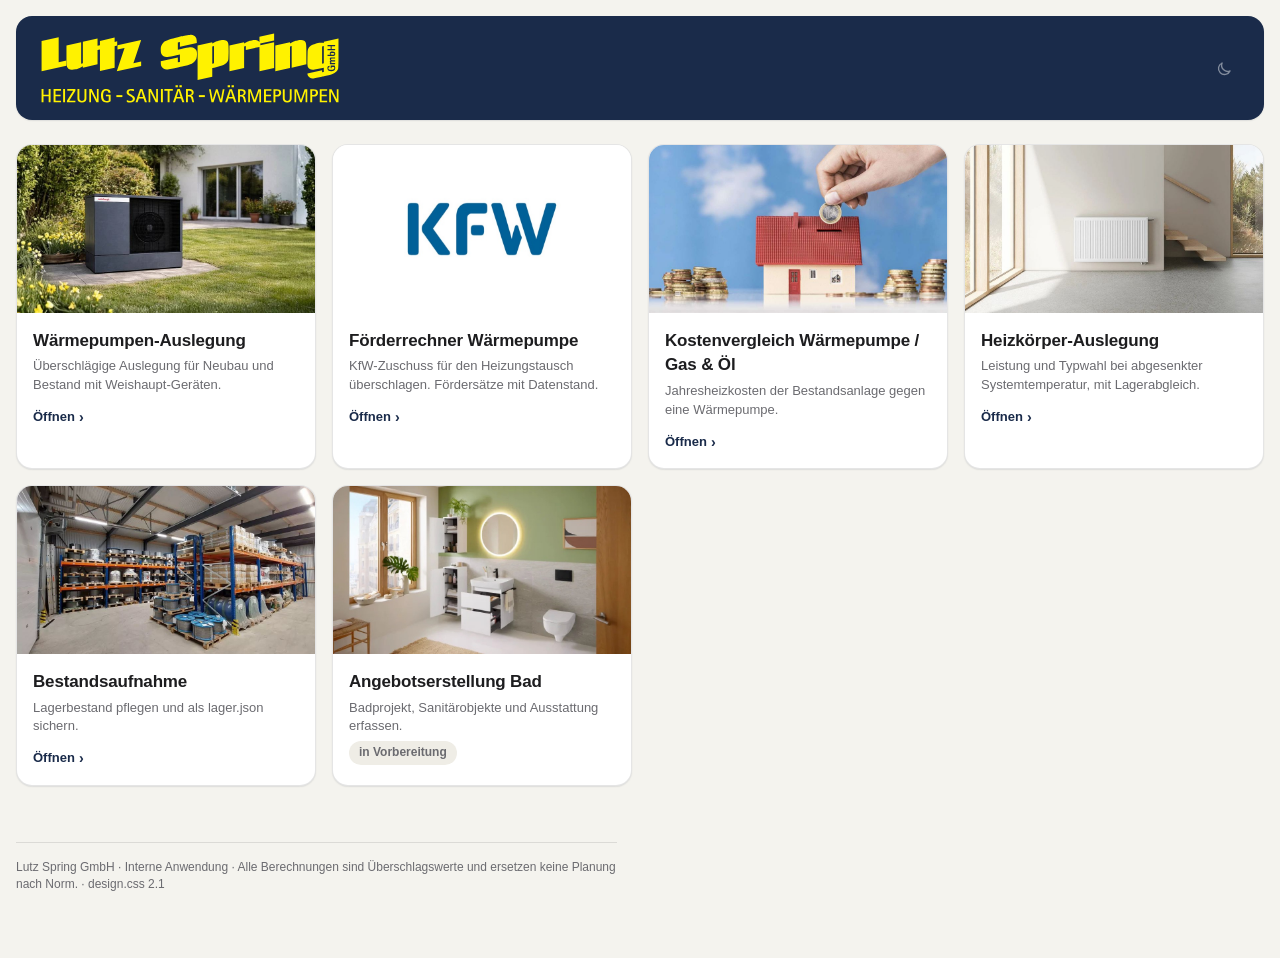
<file: index.html>
<!DOCTYPE html>
<html lang="de">
<head>
<meta charset="utf-8">
<meta name="viewport" content="width=device-width, initial-scale=1, viewport-fit=cover">
<meta name="robots" content="noindex, nofollow">
<meta name="theme-color" content="#1a2b4a">
<link rel="icon" href="assets/icons/favicon.svg" type="image/svg+xml">
<link rel="apple-touch-icon" href="assets/icons/apple-touch-icon.png">
<meta name="apple-mobile-web-app-capable" content="yes">
<meta name="apple-mobile-web-app-status-bar-style" content="black-translucent">
<meta name="apple-mobile-web-app-title" content="Lutz Spring">
<!-- Startseite der internen Tools · gebaut aus vorlagen/index-vorlage.html (design.css 2.1), Umbau 2026-10-25.
     Altfassung: alt/index_2026-10-25.html. Kachelbilder: bilder/*.jpg, 16:9, 900 × 506. Nach Änderungen an design.css/ls.js: python3 _build/inline.py index.html -->
<title>Lutz Spring GmbH – Interne Tools</title>
<!-- design.css:start -->
<style>
/* ============================================================
   design.css · Lutz Spring GmbH · Heizung · Sanitär · Wärmepumpen
   Gemeinsames Designsystem für alle internen HTML-Tools.
   Version 2.1.2 · Stand 2026-10-25
   Einbinden:  Beim Veröffentlichen fügt _build/inline.py diese Datei in jedes
               Tool ein (Marker design.css:start / design.css:end im HTML).
               Ein Tool bleibt so eine einzelne Datei.
   Regeln:     DESIGNREGELN.md · Referenz: styleguide.html
   Keine externen Abhängigkeiten. Systemschrift. Hell + Dunkel.
   ============================================================ */

/* ------------------------------------------------------------
   1 · TOKENS (hell = Standard)
   Alle Farben nur über diese Variablen verwenden.
   ------------------------------------------------------------ */
:root {
  color-scheme: light;

  /* Marke [BESTÄTIGT 03_design-system.md] */
  --ls-navy:        #1a2b4a;
  --ls-navy-2:      #223a63;   /* Hover/aktiv auf Navy */
  --ls-navy-3:      #142238;   /* gedrückt */
  --ls-yellow:      #fff200;   /* Logo-Gelb [BESTÄTIGT 2026-10-25]; nur Logo + Akzent, nie Textfarbe auf hellem Grund */
  --ls-yellow-ink:  #8a6d00;   /* lesbares „Gelb“ als Text auf Weiß (≥ 4,5:1) */

  /* Flächen */
  --ls-bg:          #f4f3ee;   /* Creme, Seitenhintergrund [BESTÄTIGT] */
  --ls-surface:     #ffffff;   /* Karten */
  --ls-surface-2:   #faf9f5;   /* Eingaben, Zebra-Zeilen, Tabellenköpfe */
  --ls-surface-3:   #efede6;   /* gedrückt / ausgewählt */
  --ls-line:        rgba(0, 0, 0, 0.10);
  --ls-line-strong: rgba(0, 0, 0, 0.20);

  /* Text */
  --ls-text:        #1d1d1f;
  --ls-text-2:      #6b6b70;   /* Sekundär, Labels (4,8:1 auf Creme) */
  --ls-text-3:      #8e8e93;   /* nur Platzhalter, deaktiviert */
  --ls-on-navy:     #ffffff;

  /* Interaktion */
  --ls-primary:     var(--ls-navy);
  --ls-primary-hover: var(--ls-navy-2);
  --ls-primary-active: var(--ls-navy-3);
  --ls-on-primary:  #ffffff;
  --ls-link:        var(--ls-navy);
  --ls-focus:       var(--ls-navy);
  --ls-focus-ring:  rgba(26, 43, 74, 0.25);
  --ls-selection:   rgba(255, 242, 0, 0.45);

  /* Zustände (semantisch, nicht Akzent) */
  --ls-ok:          #1a7a36;  --ls-ok-bg:     #e3f3e7;
  --ls-warn:        #b25000;  --ls-warn-bg:   #fdebdd;
  --ls-danger:      #d70015;  --ls-danger-bg: #fde4e6;
  --ls-info:        #1a2b4a;  --ls-info-bg:   #e8edf6;

  /* Diagramme: Reihenfarben mit fester Bedeutung (Wärmepumpe = Navy, Bestand Gas/Öl = Grau, Strom/PV = Gelb-Ocker, Vergleich = Stahlblau) */
  --ls-chart-wp:    #1a2b4a;
  --ls-chart-alt:   #8e8e93;
  --ls-chart-pv:    #c9a800;
  --ls-chart-2:     #4f75b8;
  --ls-chart-grid:  rgba(0, 0, 0, 0.08);
  --ls-chart-text:  #6b6b70;

  /* Schatten (Tiefe sparsam) */
  --ls-shadow-1: 0 1px 2px rgba(20, 30, 50, 0.06), 0 1px 1px rgba(20, 30, 50, 0.04);
  --ls-shadow-2: 0 4px 16px rgba(20, 30, 50, 0.08), 0 1px 2px rgba(20, 30, 50, 0.05);

  /* Schrift: Systemschrift wie auf iPad und Mac [BESTÄTIGT: keine externen Abhängigkeiten] */
  --ls-font: -apple-system, BlinkMacSystemFont, "SF Pro Text", "Segoe UI", Roboto, "Helvetica Neue", Arial, sans-serif;
  --ls-font-mono: ui-monospace, "SF Mono", Menlo, Consolas, "Liberation Mono", monospace;
  --ls-fs-xs: 0.75rem;    /* 12 · Fußnoten */
  --ls-fs-sm: 0.8125rem;  /* 13 · Labels, Tabellen dicht */
  --ls-fs-md: 0.9375rem;  /* 15 · Fließtext, Eingaben */
  --ls-fs-lg: 1.0625rem;  /* 17 · Kartentitel */
  --ls-fs-xl: 1.375rem;   /* 22 · Abschnitt */
  --ls-fs-2xl: 1.75rem;   /* 28 · Seitentitel */
  --ls-fs-kpi: 2rem;      /* 32 · Kennzahl */
  --ls-lh: 1.45;

  /* Abstände: 8-px-Raster */
  --ls-s1: 4px; --ls-s2: 8px; --ls-s3: 12px; --ls-s4: 16px;
  --ls-s5: 24px; --ls-s6: 32px; --ls-s7: 48px; --ls-s8: 64px;

  /* Radien */
  --ls-r-sm: 8px; --ls-r-md: 12px; --ls-r-lg: 16px; --ls-r-pill: 999px;

  /* Maße */
  --ls-max: 1400px;           /* [BESTÄTIGT] */
  --ls-control-h: 40px;       /* Höhe Eingaben/Buttons (Maus) */
  --ls-touch-h: 44px;         /* Höhe auf Touch (iPad) */
  --ls-gutter: 16px;

  /* Theme-Schalter: welches Symbol sichtbar ist (hell → Mond anbieten) */
  --ls-icon-moon: block;
  --ls-icon-sun: none;
}

/* Dunkel: folgt dem System, solange kein data-theme gesetzt ist */
@media (prefers-color-scheme: dark) {
  :root:not([data-theme="light"]) {
    color-scheme: dark;
    --ls-navy:        #16233d;
    --ls-navy-2:      #1d2f52;
    --ls-navy-3:      #111b30;
    --ls-yellow-ink:  #fff200;
    --ls-bg:          #141416;
    --ls-surface:     #1e1e20;
    --ls-surface-2:   #27272a;
    --ls-surface-3:   #313134;
    --ls-line:        rgba(255, 255, 255, 0.11);
    --ls-line-strong: rgba(255, 255, 255, 0.22);
    --ls-text:        #f5f5f7;
    --ls-text-2:      #a1a1a6;
    --ls-text-3:      #7c7c82;
    --ls-primary:     #4f75b8;
    --ls-primary-hover: #5d83c6;
    --ls-primary-active: #43669f;
    --ls-link:        #8fb3f0;
    --ls-focus:       #8fb3f0;
    --ls-focus-ring:  rgba(143, 179, 240, 0.30);
    --ls-selection:   rgba(255, 242, 0, 0.30);
    --ls-ok:     #30d158; --ls-ok-bg:     rgba(48, 209, 88, 0.14);
    --ls-warn:   #ff9f0a; --ls-warn-bg:   rgba(255, 159, 10, 0.14);
    --ls-danger: #ff453a; --ls-danger-bg: rgba(255, 69, 58, 0.14);
    --ls-info:   #8fb3f0; --ls-info-bg:   rgba(143, 179, 240, 0.14);
    --ls-chart-wp: #8fb3f0; --ls-chart-alt: #7c7c82; --ls-chart-pv: #e6c800; --ls-chart-2: #4f75b8; --ls-chart-grid: rgba(255,255,255,0.09); --ls-chart-text: #a1a1a6;
    --ls-shadow-1: 0 1px 2px rgba(0, 0, 0, 0.4);
    --ls-shadow-2: 0 6px 20px rgba(0, 0, 0, 0.45);
    --ls-icon-moon: none;
    --ls-icon-sun: block;
  }
}
/* Dunkel: ausdrücklich gewählt (Schalter im Tool) – gleiche Werte */
:root[data-theme="dark"] {
  color-scheme: dark;
  --ls-icon-moon: none;
  --ls-icon-sun: block;
  --ls-navy:        #16233d;
  --ls-navy-2:      #1d2f52;
  --ls-navy-3:      #111b30;
  --ls-yellow-ink:  #fff200;
  --ls-bg:          #141416;
  --ls-surface:     #1e1e20;
  --ls-surface-2:   #27272a;
  --ls-surface-3:   #313134;
  --ls-line:        rgba(255, 255, 255, 0.11);
  --ls-line-strong: rgba(255, 255, 255, 0.22);
  --ls-text:        #f5f5f7;
  --ls-text-2:      #a1a1a6;
  --ls-text-3:      #7c7c82;
  --ls-primary:     #4f75b8;
  --ls-primary-hover: #5d83c6;
  --ls-primary-active: #43669f;
  --ls-link:        #8fb3f0;
  --ls-focus:       #8fb3f0;
  --ls-focus-ring:  rgba(143, 179, 240, 0.30);
  --ls-selection:   rgba(255, 242, 0, 0.30);
  --ls-ok:     #30d158; --ls-ok-bg:     rgba(48, 209, 88, 0.14);
  --ls-warn:   #ff9f0a; --ls-warn-bg:   rgba(255, 159, 10, 0.14);
  --ls-danger: #ff453a; --ls-danger-bg: rgba(255, 69, 58, 0.14);
  --ls-info:   #8fb3f0; --ls-info-bg:   rgba(143, 179, 240, 0.14);
  --ls-chart-wp: #8fb3f0; --ls-chart-alt: #7c7c82; --ls-chart-pv: #e6c800; --ls-chart-2: #4f75b8; --ls-chart-grid: rgba(255,255,255,0.09); --ls-chart-text: #a1a1a6;
  --ls-shadow-1: 0 1px 2px rgba(0, 0, 0, 0.4);
  --ls-shadow-2: 0 6px 20px rgba(0, 0, 0, 0.45);
}

/* ------------------------------------------------------------
   2 · BASIS
   ------------------------------------------------------------ */
*, *::before, *::after { box-sizing: border-box; }
html { -webkit-text-size-adjust: 100%; height: 100%; }
body {
  margin: 0;
  min-height: 100%;
  background: var(--ls-bg);
  color: var(--ls-text);
  font: var(--ls-fs-md) / var(--ls-lh) var(--ls-font);
  -webkit-font-smoothing: antialiased;
  padding-block: calc(var(--ls-s4) + env(safe-area-inset-top, 0px)) calc(var(--ls-s8) + env(safe-area-inset-bottom, 0px)); /* oben: Statusleiste der Homescreen-App; unten: Haus-Icon */
  padding-left:  max(var(--ls-gutter), env(safe-area-inset-left, 0px));
  padding-right: max(var(--ls-gutter), env(safe-area-inset-right, 0px));
}
::selection { background: var(--ls-selection); }
img, svg, canvas { max-width: 100%; height: auto; }
[hidden] { display: none !important; }
a { color: var(--ls-link); text-decoration: underline; text-underline-offset: 2px; text-decoration-thickness: 1px; }
a:hover { text-decoration-thickness: 2px; }
hr { border: 0; border-top: 1px solid var(--ls-line); margin: var(--ls-s5) 0; }
code, kbd, .ls-mono { font-family: var(--ls-font-mono); font-size: 0.92em; }
small, .ls-small { font-size: var(--ls-fs-sm); }
sub, sup { line-height: 0; }

h1, h2, h3, h4 { margin: 0; color: var(--ls-text); font-weight: 600; letter-spacing: -0.01em; text-wrap: balance; hyphens: auto; -webkit-hyphens: auto; }
h1 { font-size: var(--ls-fs-2xl); line-height: 1.15; letter-spacing: -0.02em; }
h2 { font-size: var(--ls-fs-xl);  line-height: 1.2; }
h3 { font-size: var(--ls-fs-lg);  line-height: 1.3; }
h4 { font-size: var(--ls-fs-md);  line-height: 1.35; }
p  { margin: 0; }
p + p { margin-top: var(--ls-s3); }
.ls-prose { max-width: 70ch; }
.ls-prose p + p { margin-top: var(--ls-s3); }

/* Fokus: immer sichtbar, Tastatur und Touch */
:focus { outline: none; }
:focus-visible { outline: 2px solid var(--ls-focus); outline-offset: 2px; border-radius: var(--ls-r-sm); }

/* Reduzierte Bewegung respektieren */
@media (prefers-reduced-motion: reduce) {
  *, *::before, *::after { animation: none !important; transition: none !important; scroll-behavior: auto !important; }
}

/* ------------------------------------------------------------
   3 · LAYOUT
   ------------------------------------------------------------ */
.ls-container { max-width: var(--ls-max); margin-inline: auto; width: 100%; min-width: 0; }
.ls-stack  { display: grid; gap: var(--ls-s4); }
/* Grid-Kinder dürfen nie breiter werden als ihr Platz (Tabellen/Code scrollen im eigenen Rahmen) */
.ls-container > *, .ls-stack > *, .ls-form > *, .ls-fields > *, .ls-card > * { min-width: 0; }
.ls-stack--tight { gap: var(--ls-s2); }
.ls-stack--loose { gap: var(--ls-s5); }
.ls-row    { display: flex; flex-wrap: wrap; align-items: center; gap: var(--ls-s2) var(--ls-s3); }
.ls-row--between { justify-content: space-between; }
.ls-row--end { justify-content: flex-end; }
.ls-grow { flex: 1 1 auto; min-width: 0; }
.ls-section { margin-top: var(--ls-s6); }
.ls-section > h2 { margin-bottom: var(--ls-s4); }

/* Karten-Raster [BESTÄTIGT: minmax(250px,1fr), einspaltig < 700 px] */
.ls-grid { display: grid; grid-template-columns: repeat(auto-fit, minmax(250px, 1fr)); gap: var(--ls-s4); }
.ls-grid--2 { grid-template-columns: repeat(auto-fit, minmax(min(100%, 340px), 1fr)); }
.ls-grid--3 { grid-template-columns: repeat(auto-fit, minmax(min(100%, 280px), 1fr)); }
.ls-grid > * { min-width: 0; }
@media (max-width: 699.98px) { .ls-grid, .ls-grid--2, .ls-grid--3 { grid-template-columns: 1fr; } }

/* ------------------------------------------------------------
   4 · KOPF (Navy-Balken mit runden Ecken [BESTÄTIGT]) + FUSS
   ------------------------------------------------------------ */
.ls-header {
  background: var(--ls-navy);
  color: var(--ls-on-navy);
  border-radius: var(--ls-r-lg);
  padding: var(--ls-s4) var(--ls-s5);
  display: grid;
  grid-template-columns: auto 1fr;
  align-items: center;
  gap: var(--ls-s3) var(--ls-s5);
  box-shadow: var(--ls-shadow-1);
}
.ls-header__brand { display: grid; gap: 2px; }
/* Logo Variante B (Wortmarke mit Slogan) als Inline-SVG; Farbe über currentColor. Mindestens 280 px breit, sonst ist der Slogan im Logo unlesbar. */
.ls-header__logo { display: block; width: min(300px, 100%); height: auto; color: var(--ls-yellow); }
.ls-header__logo--navy { color: var(--ls-navy); } /* Ausnahme: Logo ohne Navy-Hintergrund (Fuß, helle Fläche) */
.ls-header__slogan { font-size: var(--ls-fs-sm); color: var(--ls-yellow); letter-spacing: 0.02em; }
.ls-header:has(> .ls-header__title) { grid-template-columns: auto 1fr auto; } /* alte Form mit Titelblock in der Mitte */
.ls-header__title { display: grid; gap: 2px; min-width: 0; }
.ls-header__title h1 { color: var(--ls-on-navy); font-size: var(--ls-fs-xl); }
/* Standard (2.1.2): Toolname rechts oben über Kunde/Projekt, kein Untertitel */
.ls-header__meta .ls-header__title h1, .ls-header__meta h1 { font-size: 1.25rem; line-height: 1.2; font-weight: 600; letter-spacing: -0.01em; color: var(--ls-on-navy); margin: 0 0 2px; text-align: right; }
.ls-header__sub { font-size: var(--ls-fs-sm); color: rgba(255,255,255,0.75); }
.ls-header__meta { display: grid; gap: 2px; justify-items: end; justify-self: end; text-align: right; font-size: var(--ls-fs-sm); color: rgba(255,255,255,0.85); white-space: nowrap; min-width: 0; }
.ls-header__meta b { color: var(--ls-on-navy); font-weight: 600; }
.ls-header__meta .ls-header__title { justify-items: end; margin-bottom: 2px; }
.ls-header a { color: var(--ls-on-navy); }
.ls-header .ls-btn--ghost { color: var(--ls-on-navy); border-color: rgba(255,255,255,0.35); }
.ls-header .ls-btn--ghost:hover { background: rgba(255,255,255,0.1); }
@media (max-width: 699.98px) {
  .ls-header { grid-template-columns: 1fr; padding: var(--ls-s4); }
  .ls-header__meta { justify-items: start; text-align: left; white-space: normal; }
}
/* Theme-Schalter: runder Symbolknopf, Mond im Hell-, Sonne im Dunkelmodus; kein Text, kein Rahmen */
.ls-theme-toggle { appearance: none; border: 0; background: transparent; width: 32px; height: 32px; border-radius: var(--ls-r-pill); display: inline-grid; place-items: center; color: var(--ls-on-navy); opacity: .45; cursor: pointer; transition: opacity .15s ease; -webkit-tap-highlight-color: transparent; } /* Deckkraft wie Haus-Icon: 0,45 / 1 / 0,3 */
.ls-theme-toggle:hover, .ls-theme-toggle:focus-visible { opacity: 1; }
.ls-theme-toggle:active { opacity: .3; }
.ls-theme-toggle svg { width: 18px; height: 18px; }
.ls-theme-toggle__moon { display: var(--ls-icon-moon); }
.ls-theme-toggle__sun { display: var(--ls-icon-sun); }
.ls-header__meta .ls-theme-toggle { justify-self: end; margin-top: 2px; }
@media (max-width: 699.98px) { .ls-header__meta { justify-self: stretch; } .ls-header__meta .ls-theme-toggle { justify-self: start; } .ls-header__meta .ls-header__title h1, .ls-header__meta h1 { text-align: left; } }
@media (pointer: coarse) { .ls-theme-toggle { width: 40px; height: 40px; } }

/* Text-Wortmarke, falls (noch) kein Logo eingebettet ist */
.ls-wordmark { font-weight: 800; font-size: 1.375rem; letter-spacing: -0.02em; color: var(--ls-yellow); line-height: 1; }
.ls-wordmark small { display: block; font-weight: 600; font-size: 0.75rem; color: var(--ls-on-navy); letter-spacing: 0.08em; margin-top: 2px; }

.ls-footer { margin-top: var(--ls-s6); padding-top: var(--ls-s4); border-top: 1px solid var(--ls-line); font-size: var(--ls-fs-xs); color: var(--ls-text-2); max-width: 90ch; }

/* Haus-Icon: Rücklink zur Startseite [BESTÄTIGT: 48×48, unten mittig, Deckkraft 0,45 / 1 / 0,3, im Druck aus] */
.ls-home {
  position: fixed; left: 50%; bottom: calc(var(--ls-s3) + env(safe-area-inset-bottom, 0px));
  transform: translateX(-50%);
  width: 48px; height: 48px; border-radius: var(--ls-r-pill);
  display: grid; place-items: center;
  background: var(--ls-surface); color: var(--ls-text); border: 1px solid var(--ls-line);
  box-shadow: var(--ls-shadow-2); opacity: 0.45; transition: opacity .15s ease; z-index: 50;
}
.ls-home:hover, .ls-home:focus-visible { opacity: 1; }
.ls-home:active { opacity: 0.3; }
.ls-home svg { width: 22px; height: 22px; }

/* ------------------------------------------------------------
   5 · KARTEN
   ------------------------------------------------------------ */
.ls-card {
  background: var(--ls-surface);
  border: 1px solid var(--ls-line);
  border-radius: var(--ls-r-lg);
  padding: var(--ls-s5);
  box-shadow: var(--ls-shadow-1);
  min-width: 0;
}
.ls-card--tight { padding: var(--ls-s4); }
.ls-card--flat { box-shadow: none; }
.ls-card__head { display: flex; align-items: baseline; justify-content: space-between; gap: var(--ls-s3); margin-bottom: var(--ls-s4); flex-wrap: wrap; }
.ls-card__head h2, .ls-card__head h3 { margin: 0; }
.ls-card__sub { font-size: var(--ls-fs-sm); color: var(--ls-text-2); }
/* Abstand zwischen Karten kommt vom Eltern-Raster (.ls-stack / .ls-grid), nicht von Margins */

/* Nummerierte Blockkarten (Schritte einer Auslegung) – nur bei echter Reihenfolge */
.ls-steps { counter-reset: ls-step; display: grid; gap: var(--ls-s4); }
.ls-steps > .ls-card { counter-increment: ls-step; position: relative; padding-left: calc(var(--ls-s5) + 40px); }
.ls-steps > .ls-card::before {
  content: counter(ls-step); position: absolute; left: var(--ls-s4); top: var(--ls-s5);
  width: 28px; height: 28px; border-radius: var(--ls-r-pill);
  background: var(--ls-navy); color: var(--ls-on-navy); font-weight: 700; font-size: var(--ls-fs-sm);
  display: grid; place-items: center;
}

/* Empfehlungskarte: Navy mit gelben Kennwerten (z. B. Kostenvergleich) */
.ls-card--navy { background: var(--ls-navy); color: var(--ls-on-navy); border-color: transparent; }
.ls-card--navy h2, .ls-card--navy h3, .ls-card--navy .ls-kpi__value { color: var(--ls-on-navy); }
.ls-card--navy .ls-kpi__value, .ls-card--navy .ls-accent { color: var(--ls-yellow); }
.ls-card--navy .ls-kpi__label, .ls-card--navy .ls-muted { color: rgba(255,255,255,0.75); }
.ls-card--navy .ls-kpi { background: rgba(255,255,255,0.08); border-color: rgba(255,255,255,0.15); }  /* Kennzahlen auf Navy, 2.1.1 */
.ls-card--navy .ls-btn--primary { background: var(--ls-yellow); color: #1d1d1f; }
.ls-card--navy .ls-btn--primary:hover { background: #fff566; }

/* ------------------------------------------------------------
   6 · FORMULARE
   ------------------------------------------------------------ */
.ls-form { display: grid; gap: var(--ls-s4); }
.ls-fields { display: grid; grid-template-columns: repeat(auto-fit, minmax(min(100%, 200px), 1fr)); gap: var(--ls-s3) var(--ls-s4); }
.ls-field { display: grid; gap: var(--ls-s1); min-width: 0; align-content: start; } /* align-content: Felder einer Zeile beginnen oben, Regler und Eingaben stehen auf einer Höhe (2.1.1) */
.ls-field--span { grid-column: 1 / -1; }
.ls-label { font-size: var(--ls-fs-sm); color: var(--ls-text-2); font-weight: 500; display: flex; gap: var(--ls-s1); align-items: baseline; }
.ls-label abbr { text-decoration: none; }
.ls-hint { font-size: var(--ls-fs-xs); color: var(--ls-text-2); }
.ls-error { font-size: var(--ls-fs-xs); color: var(--ls-danger); font-weight: 500; }

.ls-input, .ls-select, .ls-textarea {
  width: 100%; min-height: var(--ls-control-h);
  padding: 0 var(--ls-s3);
  font: inherit; color: var(--ls-text);
  background: var(--ls-surface-2);
  border: 1px solid var(--ls-line); border-radius: var(--ls-r-sm);
  transition: border-color .12s ease, box-shadow .12s ease, background .12s ease;
  font-variant-numeric: tabular-nums;
}
.ls-textarea { min-height: calc(var(--ls-control-h) * 2.2); padding: var(--ls-s2) var(--ls-s3); resize: vertical; line-height: var(--ls-lh); }
.ls-input::placeholder, .ls-textarea::placeholder { color: var(--ls-text-3); }
.ls-input:hover, .ls-select:hover, .ls-textarea:hover { border-color: var(--ls-line-strong); }
.ls-input:focus, .ls-select:focus, .ls-textarea:focus { outline: none; border-color: var(--ls-focus); box-shadow: 0 0 0 3px var(--ls-focus-ring); background: var(--ls-surface); }
.ls-input[aria-invalid="true"], .ls-select[aria-invalid="true"] { border-color: var(--ls-danger); }
.ls-input[aria-invalid="true"]:focus { box-shadow: 0 0 0 3px var(--ls-danger-bg); }
.ls-input:disabled, .ls-select:disabled, .ls-textarea:disabled { color: var(--ls-text-3); background: var(--ls-surface-3); cursor: not-allowed; }
.ls-input[readonly] { background: var(--ls-surface-3); }
.ls-input[type="number"] { -moz-appearance: textfield; appearance: textfield; }
.ls-input::-webkit-outer-spin-button, .ls-input::-webkit-inner-spin-button { -webkit-appearance: none; margin: 0; }
.ls-select {
  appearance: none; -webkit-appearance: none; padding-right: 36px; cursor: pointer;
  background-image: url("data:image/svg+xml;utf8,<svg xmlns='http://www.w3.org/2000/svg' width='16' height='16' viewBox='0 0 16 16'><path d='M4 6l4 4 4-4' fill='none' stroke='%236b6b70' stroke-width='1.8' stroke-linecap='round' stroke-linejoin='round'/></svg>");
  background-repeat: no-repeat; background-position: right 12px center;
}

/* Eingabe mit Einheit (Suffix) – Einheit steht am Feld, nie im Wert */
.ls-unit { position: relative; display: grid; }
.ls-unit .ls-input { padding-right: 3.2em; }
.ls-unit > span { position: absolute; right: var(--ls-s3); top: 50%; transform: translateY(-50%); font-size: var(--ls-fs-sm); color: var(--ls-text-2); pointer-events: none; }
.ls-unit--pre .ls-input { padding-left: 2.4em; padding-right: var(--ls-s3); }
.ls-unit--pre > span { right: auto; left: var(--ls-s3); }

/* Auswahlfelder */
.ls-check { display: inline-flex; align-items: center; gap: var(--ls-s2); font-size: var(--ls-fs-md); cursor: pointer; min-height: 32px; }
.ls-check input { width: 20px; height: 20px; margin: 0; accent-color: var(--ls-primary); flex: none; }
.ls-switch { display: inline-flex; align-items: center; gap: var(--ls-s3); cursor: pointer; }
.ls-switch input { position: absolute; opacity: 0; width: 0; height: 0; }
.ls-switch i { width: 44px; height: 26px; border-radius: var(--ls-r-pill); background: var(--ls-line-strong); position: relative; transition: background .15s ease; flex: none; }
.ls-switch i::after { content: ""; position: absolute; top: 3px; left: 3px; width: 20px; height: 20px; border-radius: 50%; background: #fff; box-shadow: 0 1px 3px rgba(0,0,0,.3); transition: transform .15s ease; }
.ls-switch input:checked + i { background: var(--ls-ok); }
.ls-switch input:checked + i::after { transform: translateX(18px); }
.ls-switch input:focus-visible + i { outline: 2px solid var(--ls-focus); outline-offset: 2px; }

/* Segment-Steuerung (Tabs ① ② ③, Umschalter Gas/Öl) */
.ls-seg { display: inline-flex; padding: 3px; gap: 2px; background: var(--ls-surface-3); border-radius: var(--ls-r-md); max-width: 100%; overflow-x: auto; }
.ls-seg > button, .ls-seg > label {
  appearance: none; border: 0; background: transparent; color: var(--ls-text-2);
  font: inherit; font-size: var(--ls-fs-sm); font-weight: 500;
  padding: 0 var(--ls-s3); min-height: 34px; border-radius: calc(var(--ls-r-md) - 3px);
  cursor: pointer; white-space: nowrap; transition: background .12s ease, color .12s ease; display: inline-flex; align-items: center; gap: var(--ls-s1);
}
.ls-seg > [aria-selected="true"], .ls-seg > .is-active, .ls-seg > label:has(input:checked) { background: var(--ls-surface); color: var(--ls-text); box-shadow: var(--ls-shadow-1); font-weight: 600; }
.ls-seg input { position: absolute; opacity: 0; width: 0; height: 0; }
.ls-seg--full { display: flex; }
.ls-seg--full > * { flex: 1 1 0; justify-content: center; }

/* „Erweitert“: selten geänderte Felder eingeklappt, eingestellte Werte als Kurzzeile sichtbar */
.ls-details { border-top: 1px solid var(--ls-line); padding-top: var(--ls-s2); }
.ls-details > summary { cursor: pointer; font-size: var(--ls-fs-sm); font-weight: 600; color: var(--ls-text); list-style: none; display: flex; align-items: center; gap: var(--ls-s2); min-height: 32px; }
.ls-details > summary::-webkit-details-marker { display: none; }
.ls-details > summary::before { content: ""; width: 7px; height: 7px; border-right: 1.8px solid var(--ls-text-2); border-bottom: 1.8px solid var(--ls-text-2); transform: rotate(-45deg); transition: transform .12s ease; flex: none; margin-left: 2px; }
.ls-details[open] > summary::before { transform: rotate(45deg); }
.ls-details > summary .ls-muted { font-weight: 400; }
.ls-details[open] > summary .ls-muted { display: none; }

/* Touch: größere Ziele auf iPad / Handy [BESTÄTIGT 2026-10-25, WCAG 2.2 Zielgröße] */
@media (pointer: coarse) {
  :root { --ls-control-h: var(--ls-touch-h); }
  .ls-seg > button, .ls-seg > label { min-height: 40px; }
  .ls-check { min-height: 44px; }
  .ls-check input { width: 24px; height: 24px; }
}

/* ------------------------------------------------------------
   7 · BUTTONS
   Je Ansicht genau EIN primärer Button (die Hauptaktion).
   ------------------------------------------------------------ */
.ls-btn {
  appearance: none; -webkit-appearance: none;
  display: inline-flex; align-items: center; justify-content: center; gap: var(--ls-s2);
  min-height: var(--ls-control-h); padding: 0 var(--ls-s4);
  font: inherit; font-size: var(--ls-fs-md); font-weight: 600; line-height: 1;
  border-radius: var(--ls-r-md); border: 1px solid transparent;
  cursor: pointer; text-decoration: none; white-space: nowrap;
  transition: background .12s ease, border-color .12s ease, transform .06s ease, box-shadow .12s ease;
  -webkit-tap-highlight-color: transparent;
}
.ls-btn:active { transform: scale(0.98); }
.ls-btn:disabled, .ls-btn[aria-disabled="true"] { opacity: 0.45; cursor: not-allowed; transform: none; }
.ls-btn svg { width: 18px; height: 18px; flex: none; }
.ls-btn--primary { background: var(--ls-primary); color: var(--ls-on-primary); }
.ls-btn--primary:hover { background: var(--ls-primary-hover); }
.ls-btn--primary:active { background: var(--ls-primary-active); }
.ls-btn--secondary { background: var(--ls-surface); color: var(--ls-text); border-color: var(--ls-line-strong); }
.ls-btn--secondary:hover { background: var(--ls-surface-2); }
.ls-btn--ghost { background: transparent; color: var(--ls-link); border-color: transparent; }
.ls-btn--ghost:hover { background: var(--ls-surface-3); }
.ls-btn--danger { background: var(--ls-surface); color: var(--ls-danger); border-color: var(--ls-danger); }
.ls-btn--danger:hover { background: var(--ls-danger-bg); }
.ls-btn--sm { min-height: 32px; padding: 0 var(--ls-s3); font-size: var(--ls-fs-sm); border-radius: var(--ls-r-sm); }
.ls-btn--lg { min-height: 48px; padding: 0 var(--ls-s5); font-size: var(--ls-fs-lg); }
.ls-btn--block { width: 100%; }
.ls-btn--icon { padding: 0; width: var(--ls-control-h); }
.ls-toolbar { display: flex; flex-wrap: wrap; gap: var(--ls-s2); align-items: center; }
.ls-toolbar__spacer { flex: 1 1 auto; }
@media (max-width: 480px) { .ls-toolbar--stack .ls-btn { flex: 1 1 100%; } }

/* ------------------------------------------------------------
   8 · ERGEBNISSE: Kennzahlen, Tabellen, Listen
   ------------------------------------------------------------ */
.ls-num, .ls-table td.ls-num, .ls-kpi__value { font-variant-numeric: tabular-nums; }
.ls-kpis { display: grid; grid-template-columns: repeat(auto-fit, minmax(min(100%, 160px), 1fr)); gap: var(--ls-s3); }
.ls-kpi { display: grid; gap: 2px; padding: var(--ls-s3) var(--ls-s4); background: var(--ls-surface-2); border-radius: var(--ls-r-md); border: 1px solid var(--ls-line); min-width: 0; }
.ls-kpi__label { font-size: var(--ls-fs-xs); color: var(--ls-text-2); text-transform: uppercase; letter-spacing: 0.06em; font-weight: 600; }
.ls-kpi__value { font-size: var(--ls-fs-kpi); font-weight: 700; letter-spacing: -0.02em; line-height: 1.1; color: var(--ls-text); }
.ls-kpi__value small { font-size: 0.5em; font-weight: 600; color: var(--ls-text-2); margin-left: 2px; letter-spacing: 0; }
.ls-kpi__note { font-size: var(--ls-fs-xs); color: var(--ls-text-2); }
.ls-kpi--ok .ls-kpi__value { color: var(--ls-ok); }
.ls-kpi--warn .ls-kpi__value { color: var(--ls-warn); }
.ls-kpi--danger .ls-kpi__value { color: var(--ls-danger); }

/* Label/Wert-Liste (Bericht) */
.ls-dl { display: grid; grid-template-columns: minmax(140px, 1fr) minmax(0, 1.4fr); margin: 0; font-size: var(--ls-fs-md); }
.ls-dl > dt, .ls-dl > dd { margin: 0; padding: var(--ls-s2) 0; border-top: 1px solid var(--ls-line); min-width: 0; }
.ls-dl > dt { color: var(--ls-text-2); padding-right: var(--ls-s3); }
.ls-dl > dd { font-weight: 500; }
.ls-dl > dt:first-of-type, .ls-dl > dd:first-of-type { border-top: 0; }
.ls-dl > dt.ls-dl__strong, .ls-dl > dd.ls-dl__strong { font-weight: 700; color: var(--ls-text); }

/* Tabellen: dicht, Zahlen rechts, Kopf fixiert, breite Tabellen scrollen im Rahmen */
.ls-table-wrap { overflow-x: auto; -webkit-overflow-scrolling: touch; border: 1px solid var(--ls-line); border-radius: var(--ls-r-md); background: var(--ls-surface); }
.ls-table { width: 100%; border-collapse: separate; border-spacing: 0; font-size: var(--ls-fs-sm); }
.ls-table th, .ls-table td { padding: var(--ls-s2) var(--ls-s3); text-align: left; vertical-align: top; border-bottom: 1px solid var(--ls-line); }
.ls-table th { position: sticky; top: 0; z-index: 1; background: var(--ls-surface-2); color: var(--ls-text-2); font-weight: 600; font-size: var(--ls-fs-xs); text-transform: uppercase; letter-spacing: 0.05em; white-space: nowrap; }
.ls-table tbody tr:last-child td { border-bottom: 0; }
.ls-table tbody tr:hover td { background: var(--ls-surface-2); }
.ls-table .ls-num, .ls-table th.ls-num { text-align: right; }
.ls-table tr.is-selected td { background: var(--ls-info-bg); }
.ls-table tr.is-selected td:first-child { box-shadow: inset 3px 0 0 var(--ls-primary); }
.ls-table tr[role="button"], .ls-table tr.is-clickable { cursor: pointer; }
.ls-table tfoot td { font-weight: 600; background: var(--ls-surface-2); border-top: 1px solid var(--ls-line-strong); }
.ls-table--compact th, .ls-table--compact td { padding: var(--ls-s1) var(--ls-s2); }

/* Ergebnis-Zeilenliste (Alternative zur Tabelle auf schmalen Schirmen) */
.ls-list { display: grid; }
.ls-list__item { display: flex; align-items: center; gap: var(--ls-s3); padding: var(--ls-s3) 0; border-top: 1px solid var(--ls-line); }
.ls-list__item:first-child { border-top: 0; }
.ls-list__main { flex: 1 1 auto; min-width: 0; }
.ls-list__main b { display: block; font-weight: 600; }
.ls-list__main span { display: block; font-size: var(--ls-fs-sm); color: var(--ls-text-2); overflow-wrap: anywhere; }

/* ------------------------------------------------------------
   9 · STATUS: Badges, Hinweise, Leerzustände
   ------------------------------------------------------------ */
.ls-badge { display: inline-flex; align-items: center; gap: 4px; padding: 2px 10px; border-radius: var(--ls-r-pill); font-size: var(--ls-fs-xs); font-weight: 600; white-space: nowrap; background: var(--ls-surface-3); color: var(--ls-text-2); line-height: 1.6; }
.ls-badge--ok { background: var(--ls-ok-bg); color: var(--ls-ok); }
.ls-badge--warn { background: var(--ls-warn-bg); color: var(--ls-warn); }
.ls-badge--danger { background: var(--ls-danger-bg); color: var(--ls-danger); }
.ls-badge--info { background: var(--ls-info-bg); color: var(--ls-info); }
.ls-badge--navy { background: var(--ls-navy); color: var(--ls-on-navy); }
.ls-badge--yellow { background: var(--ls-yellow); color: #1d1d1f; }

.ls-note { display: grid; grid-template-columns: auto 1fr; gap: var(--ls-s3); padding: var(--ls-s3) var(--ls-s4); border-radius: var(--ls-r-md); border: 1px solid var(--ls-line); background: var(--ls-surface-2); font-size: var(--ls-fs-sm); }
.ls-note > svg, .ls-note > .ls-note__icon { width: 18px; height: 18px; margin-top: 2px; flex: none; }
.ls-note b { font-weight: 600; }
.ls-note--info   { background: var(--ls-info-bg);   border-color: transparent; color: var(--ls-text); }
.ls-note--ok     { background: var(--ls-ok-bg);     border-color: transparent; }
.ls-note--warn   { background: var(--ls-warn-bg);   border-color: transparent; }
.ls-note--danger { background: var(--ls-danger-bg); border-color: transparent; }
.ls-note--info .ls-note__icon { color: var(--ls-info); }
.ls-note--ok .ls-note__icon { color: var(--ls-ok); }
.ls-note--warn .ls-note__icon { color: var(--ls-warn); }
.ls-note--danger .ls-note__icon { color: var(--ls-danger); }
.ls-note--plain { grid-template-columns: 1fr; }

/* Notizfeld im Bericht (gelb hinterlegt, wie bisher) */
.ls-notiz { padding: var(--ls-s3) var(--ls-s4); border-radius: var(--ls-r-md); background: rgba(255, 242, 0, 0.16); border: 1px solid rgba(255, 242, 0, 0.5); font-size: var(--ls-fs-sm); }
.ls-notiz b { color: var(--ls-yellow-ink); letter-spacing: 0.04em; font-size: var(--ls-fs-xs); }

.ls-empty { text-align: center; padding: var(--ls-s6) var(--ls-s4); color: var(--ls-text-2); border: 1px dashed var(--ls-line-strong); border-radius: var(--ls-r-lg); }
.ls-empty b { display: block; color: var(--ls-text); font-weight: 600; margin-bottom: var(--ls-s1); }

/* Statuszeile oben (z. B. „Lagerbestand geladen: 14 Positionen · Stand …“) */
.ls-status { display: flex; align-items: center; gap: var(--ls-s2); font-size: var(--ls-fs-sm); color: var(--ls-text-2); padding: var(--ls-s2) var(--ls-s3); border-radius: var(--ls-r-sm); background: var(--ls-surface); border: 1px solid var(--ls-line); }
.ls-status__dot { width: 8px; height: 8px; border-radius: 50%; background: var(--ls-text-3); flex: none; }
.ls-status--ok .ls-status__dot { background: var(--ls-ok); }
.ls-status--warn .ls-status__dot { background: var(--ls-warn); }

/* Fortschritt / Deckung */
.ls-meter { height: 6px; border-radius: var(--ls-r-pill); background: var(--ls-surface-3); overflow: hidden; }
.ls-meter > i { display: block; height: 100%; background: var(--ls-primary); border-radius: inherit; }
.ls-meter--ok > i { background: var(--ls-ok); }
.ls-meter--warn > i { background: var(--ls-warn); }
.ls-meter--danger > i { background: var(--ls-danger); }

/* Lade-Skelett */
@keyframes ls-pulse { 50% { opacity: .45; } }
.ls-skeleton { background: var(--ls-surface-3); border-radius: var(--ls-r-sm); min-height: 1em; animation: ls-pulse 1.4s ease-in-out infinite; }


/* ------------------------------------------------------------
   10 · WEITERE BAUSTEINE (2.1)
   ------------------------------------------------------------ */

/* 10.1 Startseiten-Kacheln (index.html): Bild 16:9, Titel, ein Satz, „Öffnen“ */
.ls-tiles { display: grid; grid-template-columns: repeat(auto-fit, minmax(min(100%, 280px), 1fr)); gap: var(--ls-s4); }
.ls-tile { display: grid; grid-template-rows: auto 1fr; background: var(--ls-surface); border: 1px solid var(--ls-line); border-radius: var(--ls-r-lg); overflow: hidden; box-shadow: var(--ls-shadow-1); color: inherit; text-decoration: none; transition: transform .12s ease, box-shadow .12s ease; min-width: 0; }
.ls-tile:hover { transform: translateY(-2px); box-shadow: var(--ls-shadow-2); text-decoration: none; }
.ls-tile:active { transform: none; }
.ls-tile__img { aspect-ratio: 16 / 9; width: 100%; object-fit: cover; background: var(--ls-surface-3); display: block; }
.ls-tile__img--placeholder { display: grid; place-items: center; color: var(--ls-text-3); font-size: var(--ls-fs-sm); }
.ls-tile__body { padding: var(--ls-s4); display: grid; gap: var(--ls-s1); align-content: start; }
.ls-tile__title { font-size: var(--ls-fs-lg); font-weight: 600; letter-spacing: -0.01em; }
.ls-tile__text { font-size: var(--ls-fs-sm); color: var(--ls-text-2); }
.ls-tile__cta { margin-top: var(--ls-s2); font-size: var(--ls-fs-sm); font-weight: 600; color: var(--ls-link); display: inline-flex; align-items: center; gap: 4px; }
.ls-tile__cta::after { content: "›"; font-size: 1.1em; }

/* 10.2 Gespeicherte Einträge (Räume, Positionen) mit Aktionen */
.ls-items { display: grid; gap: var(--ls-s2); }
.ls-item { display: grid; grid-template-columns: auto 1fr auto; align-items: center; gap: var(--ls-s3); padding: var(--ls-s2) var(--ls-s3); background: var(--ls-surface-2); border: 1px solid var(--ls-line); border-radius: var(--ls-r-md); min-width: 0; }
.ls-item__no { width: 26px; height: 26px; border-radius: var(--ls-r-pill); background: var(--ls-navy); color: var(--ls-on-navy); font-size: var(--ls-fs-xs); font-weight: 700; display: grid; place-items: center; }
.ls-item__main { min-width: 0; display: grid; gap: 1px; }
.ls-item__main b { font-weight: 600; overflow: hidden; text-overflow: ellipsis; white-space: nowrap; }
.ls-item__main span { font-size: var(--ls-fs-sm); color: var(--ls-text-2); overflow: hidden; text-overflow: ellipsis; white-space: nowrap; }
.ls-item__actions { display: flex; gap: 2px; }
.ls-item__actions .ls-btn { min-height: 32px; width: 32px; padding: 0; border-radius: var(--ls-r-sm); color: var(--ls-text-2); }
.ls-item__actions .ls-btn:hover { color: var(--ls-text); }
.ls-item__actions .ls-btn--danger { color: var(--ls-danger); border-color: transparent; background: transparent; }
.ls-item.is-active { border-color: var(--ls-primary); box-shadow: 0 0 0 2px var(--ls-focus-ring); background: var(--ls-surface); }
@media (max-width: 480px) { .ls-item { grid-template-columns: auto 1fr; } .ls-item__actions { grid-column: 1 / -1; justify-content: flex-end; } }

/* 10.3 Rückfrage vor Löschen/Verwerfen – inline statt Browser-Dialog */
.ls-confirm { display: flex; flex-wrap: wrap; align-items: center; gap: var(--ls-s2) var(--ls-s3); padding: var(--ls-s3) var(--ls-s4); background: var(--ls-danger-bg); border-radius: var(--ls-r-md); font-size: var(--ls-fs-sm); }
.ls-confirm > b { font-weight: 600; flex: 1 1 auto; }
.ls-confirm .ls-btn { min-height: 32px; }
/* Natives <dialog> für größere Rückfragen oder Datei-Hinweise */
.ls-dialog { border: 0; border-radius: var(--ls-r-lg); padding: 0; max-width: min(92vw, 440px); background: var(--ls-surface); color: var(--ls-text); box-shadow: var(--ls-shadow-2); }
.ls-dialog::backdrop { background: rgba(0, 0, 0, 0.35); backdrop-filter: blur(2px); }
.ls-dialog__body { padding: var(--ls-s5); display: grid; gap: var(--ls-s3); }
.ls-dialog__body h3 { margin: 0; }
.ls-dialog__actions { display: flex; justify-content: flex-end; gap: var(--ls-s2); padding: var(--ls-s3) var(--ls-s5) var(--ls-s4); border-top: 1px solid var(--ls-line); }

/* 10.4 Rückmeldung nach Aktionen (Toast), unten über dem Haus-Icon */
.ls-toasts { position: fixed; left: 50%; bottom: calc(72px + env(safe-area-inset-bottom, 0px)); transform: translateX(-50%); display: grid; gap: var(--ls-s2); z-index: 60; width: max-content; max-width: calc(100vw - 32px); pointer-events: none; }
.ls-toast { padding: var(--ls-s2) var(--ls-s4); border-radius: var(--ls-r-pill); background: var(--ls-text); color: var(--ls-bg); font-size: var(--ls-fs-sm); font-weight: 500; box-shadow: var(--ls-shadow-2); display: flex; align-items: center; gap: var(--ls-s2); animation: ls-toast-in .18s ease; }
.ls-toast--ok::before { content: ""; width: 8px; height: 8px; border-radius: 50%; background: var(--ls-ok); }
.ls-toast--danger::before { content: ""; width: 8px; height: 8px; border-radius: 50%; background: var(--ls-danger); }
@keyframes ls-toast-in { from { opacity: 0; transform: translateY(6px); } }

/* 10.5 Stepper für Stückzahlen (Bestandsaufnahme) */
.ls-stepper { display: inline-grid; grid-template-columns: var(--ls-control-h) 1fr var(--ls-control-h); border: 1px solid var(--ls-line); border-radius: var(--ls-r-sm); overflow: hidden; background: var(--ls-surface-2); min-width: 120px; }
.ls-stepper > button { appearance: none; border: 0; background: transparent; color: var(--ls-text); font: inherit; font-size: 18px; font-weight: 500; cursor: pointer; min-height: var(--ls-control-h); }
.ls-stepper > button:hover { background: var(--ls-surface-3); }
.ls-stepper > button:disabled { color: var(--ls-text-3); cursor: not-allowed; }
.ls-stepper > input { border: 0; border-inline: 1px solid var(--ls-line); background: var(--ls-surface); text-align: center; font: inherit; font-weight: 600; font-variant-numeric: tabular-nums; min-width: 0; color: var(--ls-text); padding: 0; }
.ls-stepper > input:focus { outline: none; box-shadow: inset 0 0 0 2px var(--ls-focus-ring); }

/* 10.6 Datenstand veränderlicher Werte (Fördersätze, Energiepreise, Normwerte) */
.ls-stand { display: inline-flex; align-items: center; gap: var(--ls-s2); padding: 3px 10px 3px 8px; border-radius: var(--ls-r-pill); background: var(--ls-warn-bg); color: var(--ls-warn); font-size: var(--ls-fs-xs); font-weight: 600; }
.ls-stand::before { content: ""; width: 7px; height: 7px; border-radius: 50%; background: currentColor; }
.ls-stand--ok { background: var(--ls-ok-bg); color: var(--ls-ok); }

/* 10.7 „So geht’s“: Anleitung eingeklappt statt Erklärtext */
.ls-help { border: 1px solid var(--ls-line); border-radius: var(--ls-r-md); background: var(--ls-surface); padding: 0 var(--ls-s4); }
.ls-help > summary { cursor: pointer; list-style: none; display: flex; align-items: center; gap: var(--ls-s2); min-height: 40px; font-size: var(--ls-fs-sm); font-weight: 600; }
.ls-help > summary::-webkit-details-marker { display: none; }
.ls-help > summary::before { content: "?"; width: 20px; height: 20px; border-radius: 50%; background: var(--ls-info-bg); color: var(--ls-info); font-size: 12px; font-weight: 700; display: grid; place-items: center; flex: none; }
.ls-help > div { padding: 0 0 var(--ls-s3); font-size: var(--ls-fs-sm); color: var(--ls-text-2); }
.ls-help ol, .ls-help ul { margin: var(--ls-s1) 0 0; padding-left: 18px; }

/* 10.8 Auswahltabellen auf schmalen Schirmen als Karten (data-label am <td>) */
@media (max-width: 699.98px) {
  .ls-table--cards { font-size: var(--ls-fs-md); }
  .ls-table--cards thead { display: none; }
  .ls-table--cards tbody, .ls-table--cards tr, .ls-table--cards td { display: block; }
  .ls-table--cards tr { padding: var(--ls-s3) var(--ls-s3) var(--ls-s2); border-bottom: 1px solid var(--ls-line); }
  .ls-table--cards tr:last-child { border-bottom: 0; }
  .ls-table--cards td { border: 0; padding: 2px 0; display: flex; justify-content: space-between; gap: var(--ls-s3); text-align: left !important; }
  .ls-table--cards td[data-label]::before { content: attr(data-label); color: var(--ls-text-2); font-size: var(--ls-fs-xs); text-transform: uppercase; letter-spacing: .05em; flex: none; padding-top: 2px; }
  .ls-table--cards td.ls-table__title { display: block; font-weight: 600; font-size: var(--ls-fs-md); padding-bottom: var(--ls-s1); }
  .ls-table--cards tr.is-selected td:first-child { box-shadow: none; }
  .ls-table--cards tr.is-selected { background: var(--ls-info-bg); box-shadow: inset 3px 0 0 var(--ls-primary); }
}

/* 10.9 Diagramme: Grundgerüst für SVG/Canvas-Charts in Karten */
.ls-chart { width: 100%; max-width: 100%; height: auto; display: block; }
.ls-chart text { font-family: var(--ls-font); font-size: 11px; fill: var(--ls-chart-text); }
.ls-chart .grid line { stroke: var(--ls-chart-grid); stroke-width: 1; }
.ls-chart .axis line, .ls-chart .axis path { stroke: var(--ls-line-strong); }
.ls-chart .wp { fill: var(--ls-chart-wp); stroke: var(--ls-chart-wp); }
.ls-chart .alt { fill: var(--ls-chart-alt); stroke: var(--ls-chart-alt); }
.ls-chart .pv { fill: var(--ls-chart-pv); stroke: var(--ls-chart-pv); }
.ls-chart .c2 { fill: var(--ls-chart-2); stroke: var(--ls-chart-2); }
.ls-chart .value { font-weight: 600; fill: var(--ls-text); font-variant-numeric: tabular-nums; }
.ls-legend { display: flex; flex-wrap: wrap; gap: var(--ls-s2) var(--ls-s4); font-size: var(--ls-fs-sm); color: var(--ls-text-2); }
.ls-legend i { display: inline-block; width: 12px; height: 12px; border-radius: 3px; margin-right: 6px; vertical-align: -1px; }

/* 10.10 Datei-Hinweis für iPad (Projekt sichern/laden, lager.json) */
.ls-filehint { font-size: var(--ls-fs-xs); color: var(--ls-text-2); }
input[type="file"].ls-file { font: inherit; font-size: var(--ls-fs-sm); }
input[type="file"].ls-file::file-selector-button { font: inherit; font-weight: 600; font-size: var(--ls-fs-sm); border: 1px solid var(--ls-line-strong); background: var(--ls-surface); color: var(--ls-text); border-radius: var(--ls-r-sm); padding: 6px 12px; margin-right: var(--ls-s2); cursor: pointer; }

/* 10.11 Bericht (Druckdokument): Deckkopf, Positionstabelle, Summen, Unterschrift */
.ls-report { display: grid; gap: var(--ls-s4); }
.ls-report__meta { display: grid; grid-template-columns: repeat(auto-fit, minmax(min(100%, 200px), 1fr)); gap: var(--ls-s2) var(--ls-s4); font-size: var(--ls-fs-sm); }
.ls-report__meta div { display: grid; gap: 1px; }
.ls-report__meta span { color: var(--ls-text-2); font-size: var(--ls-fs-xs); text-transform: uppercase; letter-spacing: .05em; }
.ls-report__meta b { font-weight: 600; }
.ls-report__sum td { font-weight: 700; font-size: var(--ls-fs-md); background: var(--ls-surface-2); border-top: 2px solid var(--ls-navy); }
.ls-report__sign { display: grid; grid-template-columns: repeat(auto-fit, minmax(min(100%, 220px), 1fr)); gap: var(--ls-s6); margin-top: var(--ls-s6); font-size: var(--ls-fs-xs); color: var(--ls-text-2); }
.ls-report__sign div { border-top: 1px solid var(--ls-line-strong); padding-top: var(--ls-s1); }
.ls-report__legal { font-size: var(--ls-fs-xs); color: var(--ls-text-2); max-width: 90ch; }

/* 10.12 Regler mit Zahlenfeld (kostenvergleich): Werte, die im Kundengespräch durchgespielt werden.
   Das Zahlenfeld ist maßgeblich (Komma/Punkt, Einheit als Suffix); der Regler ist Komfort. Verhalten: LS.regler(). */
.ls-range { display: grid; grid-template-columns: minmax(0, 1fr) 7.5em; gap: var(--ls-s3); align-items: center; }
.ls-range input[type="range"] { -webkit-appearance: none; appearance: none; width: 100%; height: 32px; margin: 0; background: transparent; cursor: pointer; }
.ls-range input[type="range"]:disabled { cursor: not-allowed; opacity: .45; }
.ls-range input[type="range"]::-webkit-slider-runnable-track { height: 6px; border-radius: var(--ls-r-pill); background: var(--ls-surface-3); border: 1px solid var(--ls-line); }
.ls-range input[type="range"]::-moz-range-track { height: 6px; border-radius: var(--ls-r-pill); background: var(--ls-surface-3); border: 1px solid var(--ls-line); }
.ls-range input[type="range"]::-webkit-slider-thumb { -webkit-appearance: none; appearance: none; width: 24px; height: 24px; margin-top: -10px; border-radius: 50%; background: var(--ls-primary); border: 3px solid var(--ls-surface); box-shadow: var(--ls-shadow-1); }
.ls-range input[type="range"]::-moz-range-thumb { width: 18px; height: 18px; border-radius: 50%; background: var(--ls-primary); border: 3px solid var(--ls-surface); box-shadow: var(--ls-shadow-1); }
.ls-range input[type="range"]:focus-visible { outline: none; }
.ls-range input[type="range"]:focus-visible::-webkit-slider-thumb { box-shadow: 0 0 0 3px var(--ls-focus-ring); }
.ls-range input[type="range"]:focus-visible::-moz-range-thumb { box-shadow: 0 0 0 3px var(--ls-focus-ring); }
@media (pointer: coarse) {
  .ls-range input[type="range"] { height: 44px; }
  .ls-range input[type="range"]::-webkit-slider-thumb { width: 28px; height: 28px; margin-top: -12px; }
}

/* ------------------------------------------------------------
   11 · HILFSKLASSEN
   ------------------------------------------------------------ */
.ls-muted { color: var(--ls-text-2); }
.ls-accent { color: var(--ls-yellow-ink); }
.ls-right { text-align: right; }
.ls-center { text-align: center; }
.ls-nowrap { white-space: nowrap; }
.ls-break { overflow-wrap: anywhere; }
.ls-approx::before { content: "≈ "; }           /* Richtwert [BESTÄTIGT: immer mit ≈] */
.ls-caps { font-size: var(--ls-fs-xs); text-transform: uppercase; letter-spacing: 0.06em; font-weight: 600; color: var(--ls-text-2); }
.ls-sr-only { position: absolute !important; width: 1px; height: 1px; padding: 0; margin: -1px; overflow: hidden; clip: rect(0,0,0,0); white-space: nowrap; border: 0; }
.ls-mt-0 { margin-top: 0 !important; } .ls-mt-2 { margin-top: var(--ls-s2); } .ls-mt-4 { margin-top: var(--ls-s4); } .ls-mt-5 { margin-top: var(--ls-s5); }
.ls-mb-2 { margin-bottom: var(--ls-s2); } .ls-mb-4 { margin-bottom: var(--ls-s4); }
.ls-print-only { display: none; }

/* ------------------------------------------------------------
   12 · DRUCK / PDF („Als PDF sichern“ aus Safari)
   Bericht in Hell, Hintergrundfarben erzwungen, Karten ohne Umbruch.
   Gedruckt werden nur Kopf, Ergebnis, Bericht und Fuß – nie das Formular. Keine Seitenzahlen.
   ------------------------------------------------------------ */
@media print {
  @page { size: A4; margin: 12mm 12mm 14mm; }
  :root, :root[data-theme="dark"] {
    color-scheme: light;
    --ls-bg: #ffffff; --ls-surface: #ffffff; --ls-surface-2: #f4f3ee; --ls-surface-3: #ebeae4;
    --ls-text: #1d1d1f; --ls-text-2: #55555a; --ls-line: rgba(0,0,0,.18); --ls-line-strong: rgba(0,0,0,.3);
    --ls-navy: #1a2b4a; --ls-primary: #1a2b4a; --ls-link: #1a2b4a; --ls-yellow-ink: #8a6d00;
    --ls-ok: #1a7a36; --ls-ok-bg: #e3f3e7; --ls-warn: #b25000; --ls-warn-bg: #fdebdd; --ls-danger: #d70015; --ls-danger-bg: #fde4e6; --ls-info: #1a2b4a; --ls-info-bg: #e8edf6;
    --ls-shadow-1: none; --ls-shadow-2: none;
  }
  * { -webkit-print-color-adjust: exact !important; print-color-adjust: exact !important; }
  html, body { background: #fff !important; padding: 0 !important; font-size: 11pt; }
  .ls-container { max-width: none; }
  .ls-no-print, .ls-home, .ls-toolbar, .ls-btn, nav, .ls-seg, .ls-status, .ls-skeleton,
  .ls-form, form, .ls-help, .ls-toasts, .ls-confirm, .ls-dialog, .ls-items, .ls-stepper, .ls-tiles, .ls-filehint, .ls-details { display: none !important; }
  .ls-print-form { display: block !important; } /* Ausnahme: ein Formular, das bewusst gedruckt wird */
  .ls-report, .ls-report__sign { break-inside: avoid; }
  .ls-page-break { break-before: page; }
  .ls-print-only { display: block; }
  .ls-report__sign.ls-print-only, .ls-report__meta.ls-print-only { display: grid; }
  .ls-header { border-radius: 8px; box-shadow: none; padding: 10mm 8mm 6mm; break-after: avoid; }
  .ls-card, .ls-kpi, .ls-table-wrap, .ls-note, .ls-notiz, .ls-steps > .ls-card { break-inside: avoid; page-break-inside: avoid; box-shadow: none; }
  .ls-card { border-color: rgba(0,0,0,.18); }
  .ls-section, h2, h3 { break-after: avoid; }
  .ls-table th { position: static; }
  .ls-table-wrap { overflow: visible; }
  a { color: inherit; text-decoration: none; }
  .ls-footer { font-size: 8.5pt; color: #55555a; max-width: none; }
  /* Druckkopfzeile: Datum/Projekt stehen im Header, keine Browserkopfzeile nötig */
}
</style>
<!-- design.css:end -->
<style>
  /* Nur toolspezifische Ergänzungen hier. Farben ausschließlich über var(--ls-…). */
</style>
</head>
<body>
<div class="ls-container ls-stack ls-stack--loose">
  <header class="ls-header">
    <div class="ls-header__brand">
      <!-- Logo Variante B (Wortmarke mit Slogan) als Inline-SVG, Quelle assets/logo/logo-variante-b.svg. Farbe über currentColor = var(--ls-yellow). -->
      <svg class="ls-header__logo" role="img" aria-label="Lutz Spring GmbH · Heizung · Sanitär · Wärmepumpen" xmlns="http://www.w3.org/2000/svg" viewBox="1 1 716 172">
<path fill-rule="evenodd" fill="currentColor" d="M 705.394531 44.726562 L 687.242188 44.726562 L 687.242188 41.660156 L 694.769531 41.660156 L 694.769531 35.132812 L 687.242188 35.132812 L 687.242188 32.050781 L 705.394531 32.050781 L 705.394531 35.132812 L 697.109375 35.132812 L 697.109375 41.660156 L 705.394531 41.660156 Z M 699.136719 55.363281 C 700.765625 55.363281 701.90625 55.207031 702.554688 54.890625 C 703.273438 54.554688 703.632812 53.945312 703.632812 53.054688 C 703.632812 51.597656 702.132812 50.871094 699.136719 50.871094 C 696.011719 50.871094 694.453125 51.597656 694.453125 53.054688 C 694.453125 53.847656 694.96875 54.453125 696.003906 54.863281 C 696.847656 55.199219 697.890625 55.363281 699.136719 55.363281 Z M 687.242188 55.363281 L 694.371094 55.363281 L 694.371094 55.3125 C 693.183594 54.566406 692.589844 53.488281 692.589844 52.078125 C 692.589844 49.199219 694.769531 47.761719 699.136719 47.761719 C 703.503906 47.761719 705.6875 49.523438 705.6875 53.054688 C 705.6875 54.726562 705.21875 56.003906 704.273438 56.894531 C 703.316406 57.820312 701.917969 58.28125 700.078125 58.28125 L 687.242188 58.28125 Z M 705.394531 77.984375 L 692.871094 77.984375 L 692.871094 75.054688 L 694.796875 75.054688 L 694.796875 75.003906 C 693.324219 74.375 692.589844 73.277344 692.589844 71.714844 C 692.589844 69.96875 693.414062 68.921875 695.078125 68.570312 L 695.078125 68.507812 C 694.472656 68.273438 693.9375 67.894531 693.472656 67.363281 C 692.882812 66.671875 692.589844 65.875 692.589844 64.984375 C 692.589844 64.003906 692.914062 63.203125 693.578125 62.597656 C 694.304688 61.929688 695.351562 61.597656 696.710938 61.597656 L 705.394531 61.597656 L 705.394531 64.511719 L 698.238281 64.511719 C 697.1875 64.511719 696.558594 64.535156 696.363281 64.578125 C 695.671875 64.730469 695.324219 65.136719 695.324219 65.796875 C 695.324219 66.578125 695.851562 67.210938 696.902344 67.695312 C 697.820312 68.117188 698.84375 68.324219 699.976562 68.324219 L 705.394531 68.324219 L 705.394531 71.242188 L 698.238281 71.242188 C 697.1875 71.242188 696.558594 71.269531 696.363281 71.320312 C 695.671875 71.464844 695.324219 71.875 695.324219 72.539062 C 695.324219 73.3125 695.851562 73.9375 696.902344 74.425781 C 697.820312 74.847656 698.84375 75.054688 699.976562 75.054688 L 705.394531 75.054688 Z M 694.824219 81.234375 L 704.03125 81.234375 C 704.398438 81.722656 704.738281 82.40625 705.046875 83.277344 C 705.472656 84.460938 705.6875 85.683594 705.6875 86.953125 C 705.6875 89.535156 704.789062 91.503906 702.992188 92.847656 C 701.355469 94.070312 699.121094 94.683594 696.289062 94.683594 C 690.058594 94.683594 686.949219 92.289062 686.949219 87.507812 C 686.949219 85.464844 687.425781 83.929688 688.371094 82.894531 C 689.246094 81.933594 690.46875 81.453125 692.035156 81.453125 L 692.035156 84.871094 C 691.261719 84.871094 690.621094 85.0625 690.097656 85.449219 C 689.453125 85.910156 689.132812 86.597656 689.132812 87.507812 C 689.132812 90.03125 691.519531 91.292969 696.289062 91.292969 C 701.097656 91.292969 703.503906 89.847656 703.503906 86.953125 C 703.503906 85.632812 703.265625 84.757812 702.785156 84.316406 L 697.007812 84.316406 L 697.007812 87.734375 L 694.824219 87.734375 Z M 678.390625 34.554688 L 674.285156 35.5 L 674.285156 76.722656 L 678.390625 75.777344 Z M 712.878906 84.925781 C 712.878906 86.886719 712.511719 88.65625 711.773438 90.238281 C 711.039062 91.8125 709.9375 93.441406 708.464844 95.125 C 705.871094 97.929688 702.328125 100.101562 697.84375 101.644531 C 694.128906 102.90625 686.976562 104.765625 676.390625 107.21875 C 675.339844 107.429688 672.445312 108.023438 667.714844 109.007812 C 662.984375 109.988281 659.074219 110.761719 655.988281 111.320312 C 654.378906 111.601562 652.796875 111.738281 651.257812 111.738281 C 648.804688 111.738281 646.875 111.285156 645.472656 110.375 C 643.160156 109.042969 641.546875 107.445312 640.636719 105.589844 C 639.726562 103.730469 639.269531 101.855469 639.269531 99.960938 L 674.285156 92.179688 L 674.285156 97.335938 L 678.390625 96.386719 L 678.390625 86.082031 L 656.515625 90.726562 C 655.042969 90.988281 653.535156 91.128906 651.992188 91.128906 C 649.117188 91.128906 646.804688 90.570312 645.050781 89.449219 C 642.527344 87.90625 640.882812 86.046875 640.109375 83.875 C 639.96875 83.03125 639.796875 81.894531 639.585938 80.457031 C 639.371094 79.019531 639.269531 77.808594 639.269531 76.828125 C 639.269531 72.273438 639.304688 67.765625 639.371094 63.316406 C 639.445312 58.863281 639.550781 54.183594 639.691406 49.277344 C 639.691406 46.542969 640.039062 44.175781 640.738281 42.175781 C 641.441406 40.179688 642.457031 38.480469 643.789062 37.078125 C 646.171875 34.484375 649.1875 32.484375 652.835938 31.082031 C 654.585938 30.382812 656.515625 29.699219 658.617188 29.035156 C 660.722656 28.367188 662.738281 27.804688 664.664062 27.351562 C 666.59375 26.894531 668.222656 26.664062 669.554688 26.664062 C 670.464844 26.664062 671.621094 26.703125 673.023438 26.773438 C 674.425781 26.84375 676.214844 27.015625 678.390625 27.296875 L 678.390625 24.246094 L 713.40625 16.46875 L 713.40625 67.890625 C 713.40625 71.253906 713.335938 74.339844 713.195312 77.144531 C 713.054688 79.949219 712.949219 82.539062 712.878906 84.925781 Z M 562.605469 32.976562 L 597.625 25.195312 L 597.625 28.246094 L 605.195312 24.460938 C 607.511719 23.335938 609.511719 22.566406 611.191406 22.144531 C 612.875 21.722656 614.414062 21.375 615.816406 21.09375 C 618.484375 20.53125 620.828125 20.253906 622.863281 20.253906 L 624.441406 20.253906 C 627.035156 20.253906 629.347656 20.882812 631.382812 22.144531 C 633.90625 23.6875 635.429688 26.121094 635.953125 29.453125 C 636.480469 32.785156 636.746094 38.726562 636.746094 47.277344 L 636.746094 78.195312 L 601.726562 86.082031 L 601.726562 34.554688 L 597.625 35.5 L 597.625 87.027344 L 562.605469 94.808594 Z M 453.140625 32.976562 L 488.15625 25.195312 L 488.15625 28.246094 L 495.726562 24.460938 C 498.039062 23.335938 500.039062 22.566406 501.722656 22.144531 C 503.402344 21.722656 504.945312 21.375 506.351562 21.09375 C 509.011719 20.53125 511.359375 20.253906 513.394531 20.253906 L 514.972656 20.253906 C 517.425781 20.253906 519.792969 20.9375 522.070312 22.304688 C 523.15625 22.953125 524.046875 23.722656 524.75 24.609375 L 524.75 12.367188 L 559.769531 4.585938 L 559.769531 21.09375 L 526.5 28.484375 C 526.785156 29.738281 526.992188 31.0625 527.117188 32.453125 L 559.769531 25.195312 L 559.769531 87.027344 L 524.75 94.808594 L 524.75 36.585938 L 492.257812 43.808594 L 492.257812 34.554688 L 488.15625 35.5 L 488.15625 87.027344 L 453.140625 94.808594 Z M 416.226562 34.554688 L 412.128906 35.5 L 412.128906 76.722656 L 416.226562 75.777344 Z M 450.722656 64.421875 C 450.722656 66.3125 450.351562 68.082031 449.617188 69.730469 C 448.878906 71.375 447.777344 73.007812 446.304688 74.621094 C 443.847656 77.421875 440.171875 79.597656 435.261719 81.140625 C 433.300781 81.773438 429.265625 82.820312 423.167969 84.296875 C 418.539062 85.488281 414.863281 86.398438 412.128906 87.027344 L 412.128906 107.535156 L 377.109375 115.421875 L 377.109375 32.976562 L 412.128906 25.195312 L 412.128906 28.246094 L 419.800781 24.355469 C 420.855469 23.863281 421.855469 23.445312 422.800781 23.089844 C 423.746094 22.742188 424.574219 22.460938 425.273438 22.25 C 428.214844 21.621094 430.636719 21.128906 432.527344 20.777344 C 434.421875 20.429688 436.035156 20.253906 437.363281 20.253906 L 438.941406 20.253906 C 441.535156 20.253906 443.847656 20.882812 445.882812 22.144531 C 448.410156 23.6875 449.933594 26.121094 450.457031 29.453125 C 450.984375 32.785156 451.246094 38.726562 451.246094 47.277344 C 451.246094 50.574219 451.175781 53.660156 451.035156 56.53125 C 450.894531 59.40625 450.789062 62.035156 450.722656 64.421875 Z M 334.941406 72.308594 L 334.941406 54.742188 C 322.8125 57.410156 314.121094 59.195312 308.863281 60.105469 C 306.546875 60.457031 304.65625 60.632812 303.183594 60.632812 C 300.238281 60.632812 297.820312 60.035156 295.929688 58.847656 C 292.910156 56.953125 291.035156 54.847656 290.300781 52.535156 C 289.5625 50.222656 289.195312 47.3125 289.195312 43.808594 C 289.195312 41.773438 289.25 39.988281 289.355469 38.445312 C 289.460938 36.902344 289.863281 35.324219 290.566406 33.710938 C 291.546875 31.257812 293.578125 28.386719 296.664062 25.089844 C 298.347656 23.40625 302.164062 21.550781 308.125 19.515625 C 314.085938 17.480469 322.179688 15.3125 332.417969 12.996094 C 337.117188 11.945312 340.550781 11.210938 342.722656 10.789062 C 346.859375 9.945312 351.238281 9.140625 355.867188 8.371094 C 357.339844 8.160156 358.339844 8.019531 358.863281 7.945312 C 359.390625 7.878906 360.214844 7.84375 361.335938 7.84375 C 364.140625 7.84375 366.59375 8.476562 368.695312 9.738281 C 371.574219 11.347656 373.394531 13.558594 374.164062 16.363281 C 374.9375 19.164062 375.320312 22.773438 375.320312 27.191406 L 334.941406 36.234375 L 334.941406 24.882812 L 330 26.035156 L 330 43.492188 C 341.425781 40.898438 349.90625 39.109375 355.445312 38.128906 C 357.6875 37.78125 359.550781 37.605469 361.019531 37.605469 C 364.246094 37.605469 366.910156 38.234375 369.015625 39.496094 C 372.097656 41.390625 373.988281 43.386719 374.691406 45.488281 C 375.390625 47.59375 375.746094 50.539062 375.746094 54.324219 C 375.746094 58.671875 375.25 62.085938 374.269531 64.578125 C 373.289062 67.066406 371.449219 69.746094 368.75 72.621094 C 366.050781 75.496094 361.511719 77.808594 355.132812 79.5625 C 353.027344 80.191406 349.59375 81.070312 344.824219 82.191406 C 338.238281 83.804688 334.101562 84.785156 332.417969 85.136719 C 329.191406 85.90625 325.671875 86.675781 321.847656 87.449219 C 318.03125 88.21875 313.523438 89.097656 308.335938 90.078125 C 306.863281 90.359375 305.917969 90.515625 305.496094 90.550781 C 305.078125 90.585938 304.304688 90.601562 303.183594 90.601562 C 300.589844 90.601562 298.347656 90.042969 296.453125 88.921875 C 293.578125 87.238281 291.652344 85.277344 290.671875 83.03125 C 289.6875 80.789062 289.195312 76.652344 289.195312 70.625 L 330 61.582031 L 330 73.355469 L 334.941406 72.308594 "/>
<path fill-rule="evenodd" fill="currentColor" d="M 242.402344 20.042969 L 223.894531 75.691406 L 242.402344 71.570312 L 242.402344 81.875 L 184.25 94.808594 L 202.757812 39.164062 L 185.933594 42.933594 L 185.933594 32.660156 L 242.402344 20.042969 "/>
<path fill-rule="evenodd" fill="currentColor" d="M 103.277344 86.082031 L 103.277344 82.929688 L 95.707031 87.027344 C 94.652344 87.378906 93.605469 87.765625 92.550781 88.183594 C 91.5 88.605469 90.691406 88.886719 90.132812 89.027344 C 87.820312 89.585938 86.171875 89.972656 85.191406 90.183594 C 82.527344 90.742188 80.070312 91.023438 77.828125 91.023438 L 76.460938 91.023438 C 73.941406 91.023438 71.625 90.394531 69.523438 89.132812 C 66.996094 87.660156 65.472656 85.222656 64.949219 81.820312 C 64.421875 78.421875 64.15625 72.445312 64.15625 63.894531 L 64.15625 32.976562 L 99.175781 25.195312 L 99.175781 76.722656 L 103.277344 75.777344 L 103.277344 24.246094 L 138.296875 16.46875 L 138.296875 33.726562 L 144.078125 32.453125 L 144.078125 22.25 L 179.097656 14.363281 L 179.097656 24.671875 L 185.195312 23.199219 L 185.195312 33.503906 L 179.097656 34.976562 L 179.097656 86.5 L 144.078125 94.28125 L 144.078125 42.753906 L 138.296875 44.03125 L 138.296875 78.195312 L 103.277344 86.082031 "/>
<path fill-rule="evenodd" fill="currentColor" d="M 4.746094 22.671875 L 4.746094 94.808594 L 64.050781 81.5625 L 64.050781 69.152344 L 45.546875 73.394531 L 45.546875 13.628906 L 4.746094 22.671875 "/>
<path fill-rule="nonzero" fill="currentColor" d="M 349.4375 168.765625 L 349.4375 137.335938 L 358.539062 137.335938 C 361.261719 137.339844 363.410156 137.949219 364.988281 139.160156 C 366.828125 140.574219 367.746094 142.714844 367.746094 145.59375 C 367.746094 149.539062 365.6875 152.007812 361.566406 152.996094 L 361.566406 153.089844 C 363.460938 153.507812 364.808594 154.367188 365.613281 155.667969 C 366.058594 156.410156 366.507812 157.863281 366.972656 160.03125 L 368.835938 168.765625 L 364.699219 168.765625 L 362.789062 161.804688 C 362.074219 159.207031 361.429688 157.554688 360.851562 156.824219 C 360.015625 155.769531 358.601562 155.242188 356.578125 155.242188 L 353.996094 155.242188 L 353.996094 168.765625 Z M 333.820312 133.03125 L 333.820312 128.003906 L 339.425781 128.003906 L 339.425781 133.03125 Z M 324.441406 133.03125 L 324.441406 128.003906 L 330.042969 128.003906 L 330.042969 133.03125 Z M 331.914062 141.519531 L 327.355469 156.160156 L 336.320312 156.160156 L 332 141.519531 Z M 318.414062 168.765625 L 329.132812 137.339844 L 334.742188 137.339844 L 345.484375 168.765625 L 340.65625 168.765625 L 337.566406 159.800781 L 326.308594 159.800781 L 323.265625 168.765625 Z M 305.621094 168.765625 L 305.621094 140.984375 L 297.796875 140.984375 L 297.796875 137.339844 L 318.015625 137.339844 L 318.015625 140.984375 L 310.1875 140.984375 L 310.1875 168.765625 Z M 289.652344 168.765625 L 289.652344 137.335938 L 294.210938 137.335938 L 294.210938 168.765625 Z M 260.144531 168.765625 L 260.144531 137.335938 L 265.839844 137.335938 L 278.222656 161.941406 L 278.3125 161.941406 L 278.3125 137.335938 L 282.40625 137.335938 L 282.40625 168.765625 L 277.046875 168.765625 L 264.320312 143.5625 L 264.230469 143.5625 L 264.230469 168.765625 Z M 242.585938 141.519531 L 238.019531 156.160156 L 246.984375 156.160156 L 242.664062 141.519531 Z M 229.078125 168.765625 L 239.800781 137.339844 L 245.40625 137.339844 L 256.148438 168.765625 L 251.324219 168.765625 L 248.230469 159.800781 L 236.972656 159.800781 L 233.929688 168.765625 Z M 217.84375 149.867188 L 220.933594 151.683594 C 223.117188 152.976562 224.582031 154.015625 225.359375 154.820312 C 226.808594 156.316406 227.539062 158.15625 227.539062 160.332031 C 227.539062 163.253906 226.453125 165.5 224.289062 167.074219 C 222.28125 168.542969 219.578125 169.277344 216.195312 169.277344 C 213.335938 169.277344 210.667969 168.855469 208.210938 168.03125 L 208.210938 163.292969 C 210.914062 164.847656 213.691406 165.628906 216.554688 165.628906 C 218.234375 165.628906 219.59375 165.28125 220.644531 164.582031 C 221.90625 163.769531 222.535156 162.570312 222.535156 160.984375 C 222.535156 159.539062 221.992188 158.304688 220.890625 157.265625 C 220.359375 156.75 219.203125 155.960938 217.421875 154.910156 L 214.550781 153.242188 C 212.1875 151.847656 210.691406 150.851562 210.066406 150.257812 C 208.507812 148.808594 207.726562 147.042969 207.726562 144.949219 C 207.726562 142.265625 208.726562 140.207031 210.726562 138.792969 C 212.570312 137.484375 215.046875 136.832031 218.15625 136.832031 C 220.585938 136.832031 222.964844 137.132812 225.292969 137.738281 L 225.292969 142.03125 C 221.945312 140.988281 219.484375 140.480469 217.929688 140.480469 C 216.34375 140.480469 215.09375 140.832031 214.171875 141.546875 C 213.207031 142.265625 212.730469 143.28125 212.730469 144.589844 C 212.730469 145.65625 213.289062 146.679688 214.425781 147.640625 C 214.96875 148.109375 216.109375 148.855469 217.84375 149.867188 Z M 353.996094 140.984375 L 353.996094 151.605469 L 356.625 151.605469 C 358.476562 151.605469 359.976562 151.214844 361.117188 150.441406 C 362.492188 149.492188 363.183594 148.058594 363.183594 146.121094 C 363.183594 142.699219 361.34375 140.984375 357.660156 140.984375 L 353.996094 140.984375 "/>
<path fill-rule="nonzero" fill="currentColor" d="M 4.746094 168.765625 L 4.746094 137.335938 L 9.304688 137.335938 L 9.304688 150.597656 L 21.652344 150.597656 L 21.652344 137.335938 L 26.191406 137.335938 L 26.191406 168.765625 L 21.652344 168.765625 L 21.652344 154.242188 L 9.304688 154.242188 L 9.304688 168.765625 Z M 33.429688 168.765625 L 33.429688 137.335938 L 51.203125 137.335938 L 51.203125 140.980469 L 37.996094 140.980469 L 37.996094 150.597656 L 50.132812 150.597656 L 50.132812 154.238281 L 37.996094 154.238281 L 37.996094 165.117188 L 51.203125 165.117188 L 51.203125 168.761719 Z M 56.199219 168.765625 L 56.199219 137.335938 L 60.761719 137.335938 L 60.761719 168.765625 Z M 65.257812 168.765625 L 65.257812 165.078125 L 80.199219 140.984375 L 66.039062 140.984375 L 66.039062 137.339844 L 85.46875 137.339844 L 85.46875 141.03125 L 70.640625 165.121094 L 85.472656 165.121094 L 85.472656 168.765625 Z M 111.722656 137.339844 L 111.722656 159.46875 C 111.722656 162.714844 110.703125 165.191406 108.675781 166.894531 C 106.789062 168.484375 104.234375 169.277344 101.023438 169.277344 C 97.816406 169.277344 95.285156 168.484375 93.421875 166.894531 C 91.398438 165.191406 90.390625 162.714844 90.390625 159.46875 L 90.390625 137.339844 L 94.953125 137.339844 L 94.953125 158.605469 C 94.953125 160.546875 95.203125 162.003906 95.710938 162.984375 C 96.613281 164.75 98.367188 165.628906 100.980469 165.628906 C 103.65625 165.628906 105.453125 164.75 106.375 162.984375 C 106.898438 162.003906 107.160156 160.546875 107.160156 158.601562 L 107.160156 137.335938 Z M 118.582031 168.765625 L 118.582031 137.335938 L 124.277344 137.335938 L 136.660156 161.941406 L 136.753906 161.941406 L 136.753906 137.335938 L 140.84375 137.335938 L 140.84375 168.765625 L 135.488281 168.765625 L 122.765625 143.5625 L 122.671875 143.5625 L 122.671875 168.765625 Z M 169.53125 150.636719 L 169.53125 166.289062 C 166.945312 168.28125 163.699219 169.277344 159.789062 169.277344 C 150.953125 169.277344 146.535156 163.546875 146.535156 152.09375 C 146.535156 147.460938 147.480469 143.839844 149.359375 141.207031 C 151.464844 138.289062 154.636719 136.832031 158.878906 136.832031 C 161.90625 136.832031 164.367188 137.566406 166.261719 139.03125 C 168.320312 140.636719 169.351562 142.875 169.351562 145.765625 L 164.304688 145.765625 C 164.304688 144.269531 163.886719 143.058594 163.058594 142.125 C 162.09375 141.019531 160.683594 140.480469 158.835938 140.480469 C 153.972656 140.480469 151.542969 144.351562 151.542969 152.09375 C 151.535156 156 151.992188 159.003906 152.894531 161.09375 C 154.171875 164.121094 156.417969 165.628906 159.652344 165.628906 C 160.929688 165.628906 162.121094 165.480469 163.238281 165.179688 C 164.210938 164.917969 164.800781 164.652344 164.988281 164.386719 L 164.988281 154.285156 L 158.296875 154.285156 L 158.296875 150.644531 L 169.53125 150.636719 "/>
<path fill-rule="nonzero" fill="currentColor" d="M 183.269531 156.328125 L 183.269531 151.6875 L 197.605469 151.6875 L 197.605469 156.328125 L 183.269531 156.328125 "/>
<path fill-rule="nonzero" fill="currentColor" d="M 380.160156 156.328125 L 380.160156 151.6875 L 394.496094 151.6875 L 394.496094 156.328125 L 380.160156 156.328125 "/>
<path fill-rule="nonzero" fill="currentColor" d="M 410.234375 168.546875 L 404.410156 137.359375 L 408.535156 137.359375 L 413.105469 162.257812 L 413.195312 162.257812 L 420.914062 137.359375 L 424.882812 137.359375 L 432.566406 162.257812 L 432.652344 162.257812 L 437.226562 137.359375 L 441.351562 137.359375 L 435.632812 168.546875 L 430.625 168.546875 L 422.949219 144.050781 L 422.847656 144.050781 L 415.269531 168.546875 Z M 442.917969 168.546875 L 453.558594 137.359375 L 459.121094 137.359375 L 469.78125 168.546875 L 464.992188 168.546875 L 461.925781 159.648438 L 450.753906 159.648438 L 447.734375 168.546875 Z M 456.320312 141.511719 L 451.792969 156.035156 L 460.6875 156.035156 L 456.398438 141.511719 Z M 448.898438 133.082031 L 448.898438 128.09375 L 454.460938 128.09375 L 454.460938 133.082031 Z M 458.210938 133.082031 L 458.210938 128.09375 L 463.769531 128.09375 L 463.769531 133.082031 Z M 473.703125 168.546875 L 473.703125 137.359375 L 482.738281 137.359375 C 485.4375 137.359375 487.574219 137.960938 489.136719 139.167969 C 490.960938 140.570312 491.871094 142.691406 491.871094 145.546875 C 491.871094 149.464844 489.828125 151.914062 485.742188 152.902344 L 485.742188 152.992188 C 487.625 153.402344 488.957031 154.257812 489.757812 155.550781 C 490.203125 156.28125 490.644531 157.730469 491.105469 159.875 L 492.953125 168.546875 L 488.851562 168.546875 L 486.953125 161.640625 C 486.246094 159.058594 485.605469 157.421875 485.035156 156.699219 C 484.207031 155.648438 482.792969 155.128906 480.789062 155.128906 L 478.230469 155.128906 L 478.230469 168.546875 Z M 478.230469 140.972656 L 478.230469 151.511719 L 480.835938 151.511719 C 482.675781 151.511719 484.160156 151.132812 485.296875 150.359375 C 486.660156 149.417969 487.34375 148 487.34375 146.078125 C 487.34375 142.683594 485.519531 140.976562 481.871094 140.976562 Z M 497.980469 168.546875 L 497.980469 137.359375 L 504.359375 137.359375 L 513.210938 162.894531 L 513.300781 162.894531 L 522.144531 137.359375 L 528.480469 137.359375 L 528.480469 168.546875 L 524.421875 168.546875 L 524.421875 142.703125 L 524.332031 142.703125 L 515.375 168.546875 L 511.097656 168.546875 L 502.128906 142.703125 L 502.039062 142.703125 L 502.039062 168.546875 Z M 535.664062 168.546875 L 535.664062 137.359375 L 553.304688 137.359375 L 553.304688 140.972656 L 540.195312 140.972656 L 540.195312 150.519531 L 552.242188 150.519531 L 552.242188 154.132812 L 540.195312 154.132812 L 540.195312 164.929688 L 553.304688 164.929688 L 553.304688 168.542969 Z M 558.261719 168.546875 L 558.261719 137.359375 L 565.769531 137.359375 C 568.914062 137.359375 571.316406 137.820312 572.96875 138.734375 C 575.453125 140.09375 576.695312 142.589844 576.695312 146.210938 C 576.695312 149.550781 575.449219 151.972656 572.945312 153.472656 C 571.238281 154.488281 569.195312 154.996094 566.808594 154.996094 L 562.789062 154.996094 L 562.789062 168.546875 Z M 562.789062 140.972656 L 562.789062 151.375 L 565.996094 151.375 C 569.820312 151.375 571.734375 149.652344 571.734375 146.207031 C 571.734375 144.050781 571.070312 142.558594 569.742188 141.75 C 568.894531 141.234375 567.644531 140.972656 565.992188 140.972656 Z M 601.660156 137.359375 L 601.660156 159.316406 C 601.660156 162.542969 600.648438 165 598.636719 166.695312 C 596.765625 168.269531 594.234375 169.050781 591.050781 169.050781 C 587.867188 169.050781 585.355469 168.269531 583.496094 166.695312 C 581.496094 165 580.492188 162.542969 580.492188 159.316406 L 580.492188 137.359375 L 585.019531 137.359375 L 585.019531 158.460938 C 585.019531 160.386719 585.265625 161.832031 585.773438 162.804688 C 586.671875 164.558594 588.410156 165.4375 591 165.4375 C 593.660156 165.4375 595.445312 164.558594 596.355469 162.804688 C 596.878906 161.832031 597.132812 160.386719 597.132812 158.460938 L 597.132812 137.359375 Z M 608.429688 168.546875 L 608.429688 137.359375 L 614.8125 137.359375 L 623.664062 162.894531 L 623.753906 162.894531 L 632.597656 137.359375 L 638.933594 137.359375 L 638.933594 168.546875 L 634.871094 168.546875 L 634.871094 142.703125 L 634.785156 142.703125 L 625.828125 168.546875 L 621.546875 168.546875 L 612.582031 142.703125 L 612.492188 142.703125 L 612.492188 168.546875 Z M 646.117188 168.546875 L 646.117188 137.359375 L 653.617188 137.359375 C 656.769531 137.359375 659.171875 137.820312 660.820312 138.734375 C 663.308594 140.09375 664.550781 142.589844 664.550781 146.210938 C 664.550781 149.550781 663.300781 151.972656 660.796875 153.472656 C 659.085938 154.488281 657.050781 154.996094 654.660156 154.996094 L 650.648438 154.996094 L 650.648438 168.546875 Z M 650.644531 140.972656 L 650.644531 151.375 L 653.839844 151.375 C 657.667969 151.375 659.585938 149.652344 659.585938 146.207031 C 659.585938 144.050781 658.921875 142.558594 657.597656 141.75 C 656.746094 141.234375 655.492188 140.972656 653.847656 140.972656 Z M 668.710938 168.546875 L 668.710938 137.359375 L 686.347656 137.359375 L 686.347656 140.972656 L 673.238281 140.972656 L 673.238281 150.519531 L 685.289062 150.519531 L 685.289062 154.132812 L 673.238281 154.132812 L 673.238281 164.929688 L 686.347656 164.929688 L 686.347656 168.542969 Z M 691.3125 168.546875 L 691.3125 137.359375 L 696.964844 137.359375 L 709.257812 161.777344 L 709.347656 161.777344 L 709.347656 137.359375 L 713.40625 137.359375 L 713.40625 168.546875 L 708.089844 168.546875 L 695.464844 143.539062 L 695.371094 143.539062 L 695.371094 168.546875 L 691.3125 168.546875 "/>
</svg>
    </div>
    <!-- Ohne Seitentitel: Logo und Kacheln reichen [BESTÄTIGT, Fabian 2026-10-25]. Die Kachelgruppe bleibt über aria-label „Werkzeuge“ benannt. -->
    <div class="ls-header__meta">
      <button type="button" class="ls-theme-toggle ls-no-print" id="themeToggle" aria-label="Dunkel- oder Hellmodus umschalten" title="Dunkel / Hell">
        <svg class="ls-theme-toggle__moon" viewBox="0 0 24 24" fill="none" stroke="currentColor" stroke-width="1.8" stroke-linecap="round" stroke-linejoin="round" aria-hidden="true"><path d="M20 14.5A8 8 0 0 1 9.5 4a8 8 0 1 0 10.5 10.5z"/></svg>
        <svg class="ls-theme-toggle__sun" viewBox="0 0 24 24" fill="none" stroke="currentColor" stroke-width="1.8" stroke-linecap="round" aria-hidden="true"><circle cx="12" cy="12" r="4"/><path d="M12 3v2M12 19v2M3 12h2M19 12h2M5.6 5.6l1.4 1.4M17 17l1.4 1.4M5.6 18.4 7 17M17 7l1.4-1.4"/></svg>
      </button>
    </div>
  </header>

  <nav class="ls-tiles" aria-label="Werkzeuge">
    <!-- Kachelbilder: bilder/*.jpg, 16:9, 900 × 506 px, JPEG 60–78 (04_tool-konventionen.md). Ohne Bild bleibt der Platzhalter. -->
    <a class="ls-tile" href="auslegung.html"><img class="ls-tile__img" src="bilder/evoblock.jpg" alt="" loading="lazy"><div class="ls-tile__body"><div class="ls-tile__title">Wärmepumpen-Auslegung</div><div class="ls-tile__text">Überschlägige Auslegung für Neubau und Bestand mit Weishaupt-Geräten.</div><span class="ls-tile__cta">Öffnen</span></div></a>
    <a class="ls-tile" href="foerderung.html"><img class="ls-tile__img" src="bilder/foerderung.jpg" alt="" loading="lazy"><div class="ls-tile__body"><div class="ls-tile__title">Förderrechner Wärmepumpe</div><div class="ls-tile__text">KfW-Zuschuss für den Heizungstausch überschlagen. Fördersätze mit Datenstand.</div><span class="ls-tile__cta">Öffnen</span></div></a>
    <a class="ls-tile" href="kostenvergleich.html"><img class="ls-tile__img" src="bilder/kosten.jpg" alt="" loading="lazy"><div class="ls-tile__body"><div class="ls-tile__title">Kostenvergleich Wärmepumpe / Gas &amp; Öl</div><div class="ls-tile__text">Jahresheizkosten der Bestandsanlage gegen eine Wärmepumpe.</div><span class="ls-tile__cta">Öffnen</span></div></a>
    <a class="ls-tile" href="heizkoerper.html"><img class="ls-tile__img" src="bilder/heizkoerper.jpg" alt="" loading="lazy"><div class="ls-tile__body"><div class="ls-tile__title">Heizkörper-Auslegung</div><div class="ls-tile__text">Leistung und Typwahl bei abgesenkter Systemtemperatur, mit Lagerabgleich.</div><span class="ls-tile__cta">Öffnen</span></div></a>
    <a class="ls-tile" href="bestandsaufnahme.html"><img class="ls-tile__img" src="bilder/lager.jpg" alt="" loading="lazy"><div class="ls-tile__body"><div class="ls-tile__title">Bestandsaufnahme</div><div class="ls-tile__text">Lagerbestand pflegen und als lager.json sichern.</div><span class="ls-tile__cta">Öffnen</span></div></a>
    <!-- bad-angebot.html ist noch nicht gebaut (UMBAU-ABLAUF.md, Neubau). Kachel ohne Link, bis das Tool da ist; dann wieder <a href="bad-angebot.html"> und „Öffnen“. -->
    <div class="ls-tile" aria-disabled="true"><img class="ls-tile__img" src="bilder/bad.jpg" alt="" loading="lazy"><div class="ls-tile__body"><div class="ls-tile__title">Angebotserstellung Bad</div><div class="ls-tile__text">Badprojekt, Sanitärobjekte und Ausstattung erfassen.</div><div><span class="ls-badge">in Vorbereitung</span></div></div></div>
  </nav>

  <footer class="ls-footer">Lutz Spring GmbH · Interne Anwendung · Alle Berechnungen sind Überschlagswerte und ersetzen keine Planung nach Norm. · design.css 2.1</footer>
</div>
<!-- ls.js:start -->
<script>
/* ============================================================
   ls.js · Lutz Spring GmbH · gemeinsame Hilfsfunktionen der Tools
   Version 2.1.1 · Stand 2026-10-25 (LS.regler)
   Wird beim Veröffentlichen von _build/inline.py in jedes Tool eingefügt
   (Marker ls.js:start / ls.js:end im HTML).
   Globales Objekt: LS
   ============================================================ */
(function (w, d) {
  'use strict';
  var LS = {};

  /* ---------- Zahlen ---------- */
  /* Liest deutsche Eingaben: "1.234,5", "12.450", "−12,7", "≈ 7,2", "640 W". Gibt null bei Unsinn. */
  LS.zahl = function (v) {
    if (v == null) return null;
    v = String(v).replace(/[≈\s  ]/g, '').replace(/−/g, '-').replace(/[^0-9.,\-]/g, '');
    if (v.indexOf(',') > -1) v = v.replace(/\./g, '').replace(',', '.');
    else if (/^-?\d{1,3}(\.\d{3})+$/.test(v)) v = v.replace(/\./g, '');
    var n = parseFloat(v);
    return isNaN(n) ? null : n;
  };
  /* Liest ein Feld per id. */
  LS.lesen = function (id) { var el = d.getElementById(id); return el ? LS.zahl(el.value) : null; };
  /* Schreibt deutsch mit festen Nachkommastellen, echtes Minus, schmales Leerzeichen als Tausender. */
  LS.fmt = function (n, stellen) {
    if (n == null || isNaN(n)) return '–';
    var s = Number(n).toLocaleString('de-DE', { minimumFractionDigits: stellen || 0, maximumFractionDigits: stellen || 0 });
    return s.replace(/\./g, ' ').replace('-', '−');
  };
  /* Zahl mit Einheit: LS.einheit(1472,'W') → "1 472 W" ; LS.einheit(7.2,'kW',1,true) → "≈ 7,2 kW" */
  LS.einheit = function (n, einheit, stellen, richtwert) {
    return (richtwert ? '≈ ' : '') + LS.fmt(n, stellen) + (einheit ? ' ' + einheit : '');
  };
  LS.datum = function (dt) { return (dt || new Date()).toLocaleDateString('de-DE'); };
  LS.datumISO = function (dt) { dt = dt || new Date(); return dt.getFullYear() + '-' + String(dt.getMonth() + 1).padStart(2, '0') + '-' + String(dt.getDate()).padStart(2, '0'); };

  /* ---------- Speicher im Browser (Eingaben bleiben erhalten) ---------- */
  LS.speicher = {
    lesen: function (key, fallback) { try { var v = localStorage.getItem(key); return v == null ? fallback : JSON.parse(v); } catch (e) { return fallback; } },
    schreiben: function (key, wert) { try { localStorage.setItem(key, JSON.stringify(wert)); return true; } catch (e) { return false; } },
    loeschen: function (key) { try { localStorage.removeItem(key); } catch (e) {} }
  };
  /* Alle Felder eines Formulars merken und wiederherstellen (per id). */
  LS.formularMerken = function (formId, key) {
    var f = d.getElementById(formId); if (!f) return;
    var felder = f.querySelectorAll('input[id], select[id], textarea[id]');
    var gespeichert = LS.speicher.lesen(key, {});
    felder.forEach(function (el) {
      if (gespeichert.hasOwnProperty(el.id)) {
        if (el.type === 'checkbox' || el.type === 'radio') el.checked = !!gespeichert[el.id]; else el.value = gespeichert[el.id];
      }
    });
    f.addEventListener('input', function () {
      var o = {};
      felder.forEach(function (el) { o[el.id] = (el.type === 'checkbox' || el.type === 'radio') ? el.checked : el.value; });
      LS.speicher.schreiben(key, o);
    });
  };

  /* ---------- Theme ---------- */
  LS.theme = {
    KEY: 'ls-theme',
    setzen: function (t) {
      var r = d.documentElement;
      if (t === 'dark' || t === 'light') r.setAttribute('data-theme', t); else r.removeAttribute('data-theme');
      var b = d.getElementById('themeToggle');
      if (b) b.setAttribute('aria-pressed', r.getAttribute('data-theme') === 'dark' ? 'true' : 'false');
    },
    istDunkel: function () {
      var r = d.documentElement;
      return r.getAttribute('data-theme') === 'dark' || (!r.getAttribute('data-theme') && w.matchMedia && w.matchMedia('(prefers-color-scheme: dark)').matches);
    },
    start: function () {
      var s = null; try { s = localStorage.getItem(LS.theme.KEY); } catch (e) {}
      LS.theme.setzen(s);
      d.addEventListener('click', function (ev) {
        var b = ev.target.closest && ev.target.closest('#themeToggle'); if (!b) return;
        var n = LS.theme.istDunkel() ? 'light' : 'dark';
        LS.theme.setzen(n); try { localStorage.setItem(LS.theme.KEY, n); } catch (e) {}
      });
    }
  };

  /* ---------- Rückmeldungen ---------- */
  LS.toast = function (text, art, ms) {
    var box = d.querySelector('.ls-toasts');
    if (!box) { box = d.createElement('div'); box.className = 'ls-toasts'; box.setAttribute('aria-live', 'polite'); d.body.appendChild(box); }
    var t = d.createElement('div'); t.className = 'ls-toast' + (art ? ' ls-toast--' + art : ''); t.textContent = text;
    box.appendChild(t);
    setTimeout(function () { t.remove(); }, ms || 2600);
  };
  /* Inline-Rückfrage: ersetzt den Auslöser-Button vorübergehend durch „Frage · Ja · Abbrechen“. */
  LS.rueckfrage = function (anker, frage, jaText, onJa) {
    var box = d.createElement('div'); box.className = 'ls-confirm'; box.setAttribute('role', 'alertdialog');
    box.innerHTML = '<b></b><button type="button" class="ls-btn ls-btn--danger ls-btn--sm"></button><button type="button" class="ls-btn ls-btn--secondary ls-btn--sm">Abbrechen</button>';
    box.firstChild.textContent = frage; box.children[1].textContent = jaText || 'Löschen';
    anker.insertAdjacentElement('afterend', box); anker.hidden = true; box.children[1].focus();
    box.children[1].addEventListener('click', function () { box.remove(); anker.hidden = false; onJa(); });
    box.children[2].addEventListener('click', function () { box.remove(); anker.hidden = false; anker.focus(); });
  };
  /* Nach „Berechnen“: auf Touchgeräten zum Ergebnis scrollen und Fokus setzen. */
  LS.zumErgebnis = function (id) {
    var el = d.getElementById(id); if (!el) return;
    var touch = w.matchMedia && w.matchMedia('(pointer: coarse)').matches;
    if (touch) el.scrollIntoView({ behavior: 'smooth', block: 'start' });
    if (!el.hasAttribute('tabindex')) el.setAttribute('tabindex', '-1');
    el.focus({ preventScroll: true });
  };

  /* ---------- Fehler an Feldern ---------- */
  LS.fehler = function (id, text) {
    var inp = d.getElementById(id), err = d.getElementById(id + 'Err');
    if (!inp) return;
    if (text) { inp.setAttribute('aria-invalid', 'true'); if (err) { err.textContent = text; err.hidden = false; inp.setAttribute('aria-describedby', err.id); } }
    else { inp.removeAttribute('aria-invalid'); if (err) { err.hidden = true; err.textContent = ''; } }
  };
  /* Prüft eine Zahl gegen Bereich; gibt Fehlertext oder null. */
  LS.pruefen = function (n, min, max, beispiel) {
    if (n == null) return 'Bitte eine Zahl eintragen' + (beispiel != null ? ', z. B. ' + beispiel : '') + '.';
    if (min != null && n < min) return 'Wert muss mindestens ' + LS.fmt(min, 1).replace(',0', '') + ' sein.';
    if (max != null && n > max) return 'Wert darf höchstens ' + LS.fmt(max, 1).replace(',0', '') + ' sein.';
    return null;
  };

  /* ---------- Dateien (JSON-Projekte) ---------- */
  /* Sichern: lädt eine .json herunter. Auf dem iPad erscheint das Teilen-Blatt → „In Dateien sichern“. */
  LS.datei = {
    sichern: function (name, daten) {
      var blob = new Blob([JSON.stringify(daten, null, 2)], { type: 'application/json' });
      var a = d.createElement('a'); a.href = URL.createObjectURL(blob); a.download = name; d.body.appendChild(a); a.click();
      setTimeout(function () { URL.revokeObjectURL(a.href); a.remove(); }, 1000);
    },
    /* Laden über <input type="file">; ruft onDaten(objekt) oder onFehler(text). */
    laden: function (inputEl, onDaten, onFehler) {
      inputEl.addEventListener('change', function () {
        var f = inputEl.files && inputEl.files[0]; if (!f) return;
        var r = new FileReader();
        r.onload = function () { try { onDaten(JSON.parse(r.result)); } catch (e) { onFehler && onFehler('Datei konnte nicht gelesen werden. Es wird eine .json aus „Projekt sichern (Datei)“ erwartet.'); } };
        r.onerror = function () { onFehler && onFehler('Datei konnte nicht gelesen werden.'); };
        r.readAsText(f); inputEl.value = '';
      });
    },
    /* Feldnamen alter Projektdateien zuordnen: mapping = { altesFeld: 'neuesFeld', … }, je Objekt in liste. */
    migrieren: function (daten, mapping, listeKey) {
      var liste = listeKey ? (daten[listeKey] || []) : [daten];
      liste.forEach(function (o) { Object.keys(mapping).forEach(function (alt) { if (o.hasOwnProperty(alt) && !o.hasOwnProperty(mapping[alt])) { o[mapping[alt]] = o[alt]; delete o[alt]; } }); });
      return daten;
    },
    /* Externe JSON (z. B. lager.json) laden; funktioniert nur über eine echte Adresse (GitHub Pages), nicht lokal. */
    extern: function (url, onDaten, onFehler) {
      if (!w.fetch || location.protocol === 'file:') { onFehler && onFehler('lokal'); return; }
      fetch(url, { cache: 'no-store' }).then(function (r) { if (!r.ok) throw new Error(r.status); return r.json(); }).then(onDaten).catch(function (e) { onFehler && onFehler(String(e)); });
    }
  };
  /* Dateiname ohne Personendaten: "Heizkoerper-Auslegung_BV-Muster_2026-10-25.json" */
  LS.dateiname = function (tool, projekt, endung) {
    var p = (projekt || 'BV-Muster').normalize('NFD').replace(/[̀-ͯ]/g, '').replace(/ß/g, 'ss').replace(/[^A-Za-z0-9-]+/g, '-').replace(/^-|-$/g, '');
    return tool + '_' + p + '_' + LS.datumISO() + '.' + (endung || 'json');
  };

  /* ---------- Regler mit Zahlenfeld (.ls-range) ---------- */
  /* Hält Regler und Zahlenfeld synchron. Das Zahlenfeld ist maßgeblich; stellen = Nachkommastellen der Anzeige.
     Der Regler klemmt an seinen Grenzen, das Zahlenfeld darf darüber hinausgehen (Prüfung über LS.pruefen im Tool). */
  LS.regler = function (rangeId, inputId, stellen) {
    var r = d.getElementById(rangeId), i = d.getElementById(inputId); if (!r || !i) return;
    r.addEventListener('input', function () { i.value = LS.fmt(+r.value, stellen || 0); i.dispatchEvent(new Event('input', { bubbles: true })); });
    i.addEventListener('input', function (ev) { if (ev.isTrusted) { var n = LS.zahl(i.value); if (n != null) r.value = n; } });
    var n0 = LS.zahl(i.value); if (n0 != null) r.value = n0;
  };

  /* ---------- Drucken ---------- */
  LS.drucken = function () { w.print(); };

  /* ---------- Start ---------- */
  LS.start = function () {
    LS.theme.start();
    var dat = d.getElementById('metaDatum'); if (dat && !dat.textContent.trim().replace('–', '')) dat.textContent = LS.datum();
    d.querySelectorAll('[data-print]').forEach(function (b) { b.addEventListener('click', LS.drucken); });
    /* Kachelbild fehlt → Platzhalter statt kaputtem Bildsymbol */
    d.querySelectorAll('img.ls-tile__img').forEach(function (img) {
      img.addEventListener('error', function () { var ph = d.createElement('div'); ph.className = 'ls-tile__img ls-tile__img--placeholder'; ph.textContent = 'Bild folgt'; img.replaceWith(ph); });
    });
    d.querySelectorAll('.ls-stepper').forEach(function (st) {
      var inp = st.querySelector('input'), minus = st.children[0], plus = st.children[2];
      function set(v) { var min = inp.min !== '' ? +inp.min : 0; v = Math.max(min, v); inp.value = v; inp.dispatchEvent(new Event('input', { bubbles: true })); minus.disabled = v <= min; }
      minus.addEventListener('click', function () { set((+inp.value || 0) - 1); });
      plus.addEventListener('click', function () { set((+inp.value || 0) + 1); });
      inp.addEventListener('change', function () { set(+inp.value || 0); });
      set(+inp.value || 0);
    });
  };
  if (d.readyState === 'loading') d.addEventListener('DOMContentLoaded', LS.start); else LS.start();
  w.LS = LS;
})(window, document);
</script>
<!-- ls.js:end -->
</body>
</html>
</file>
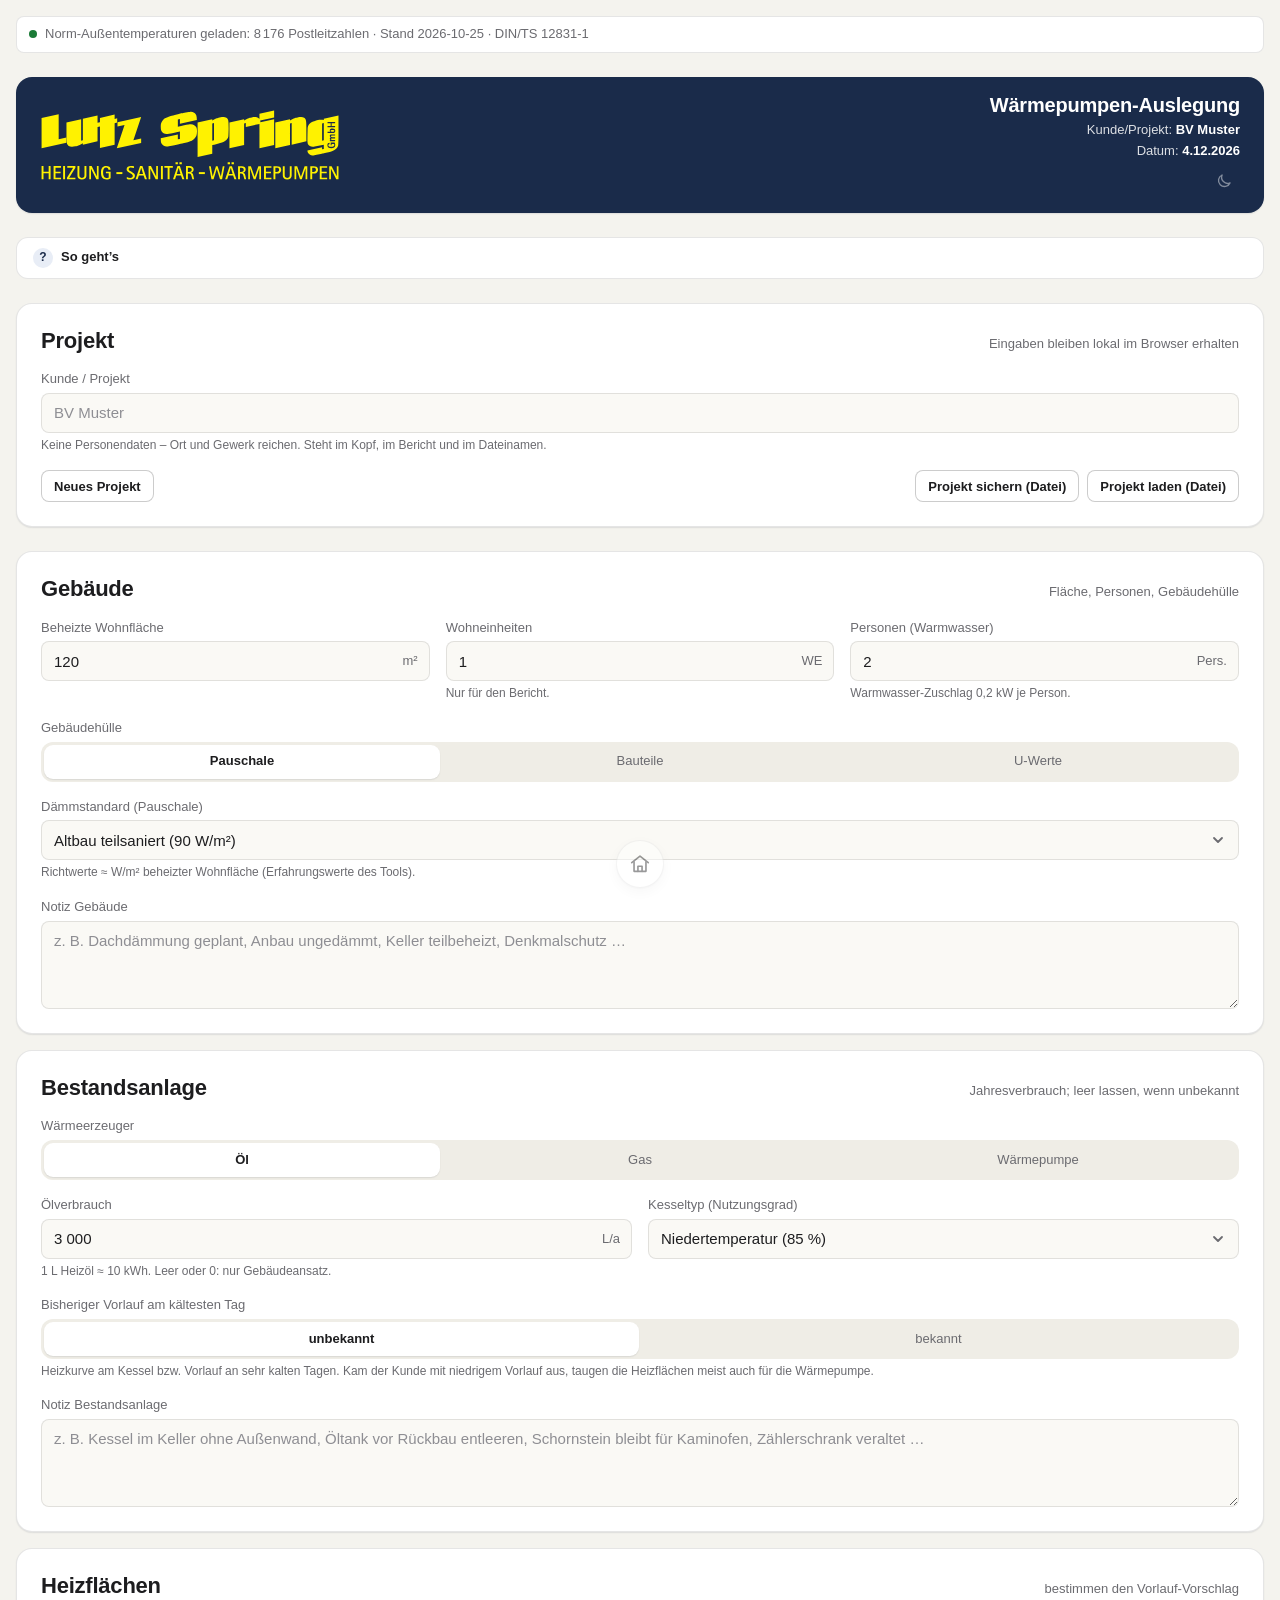
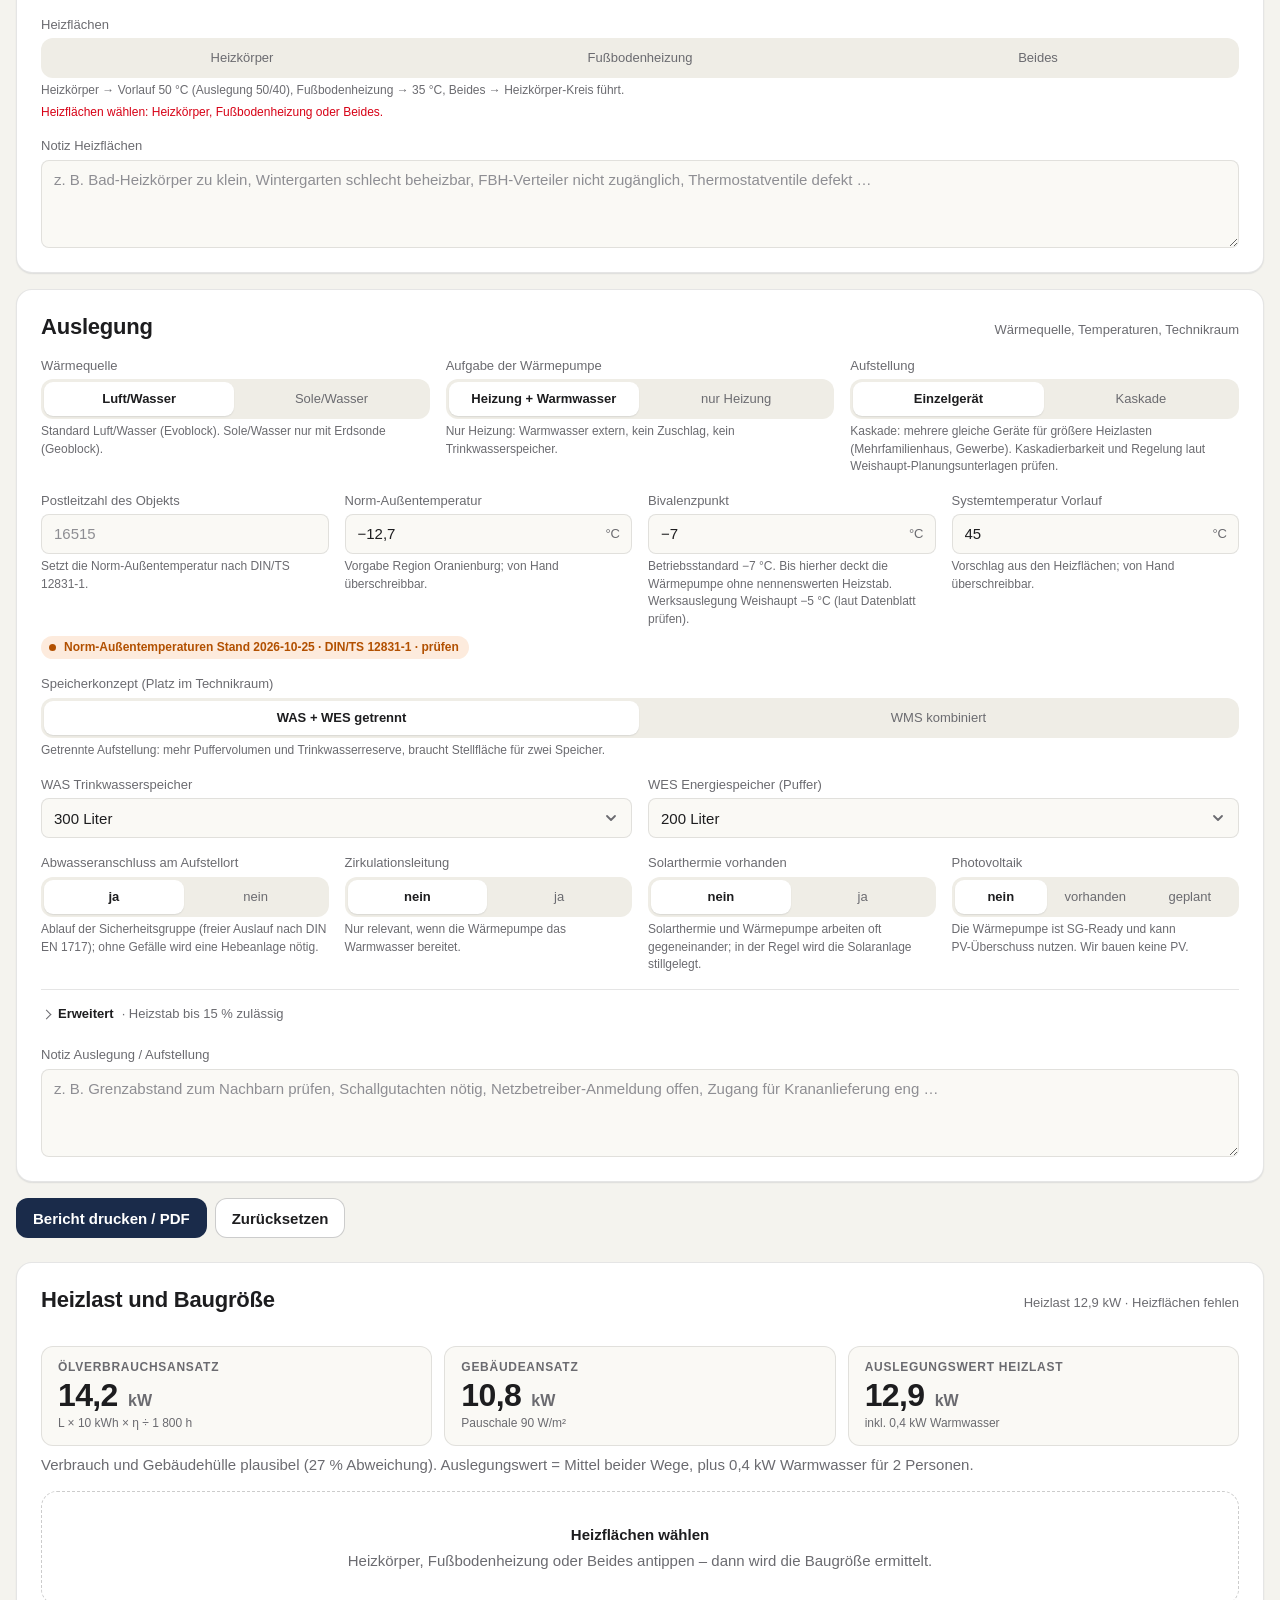
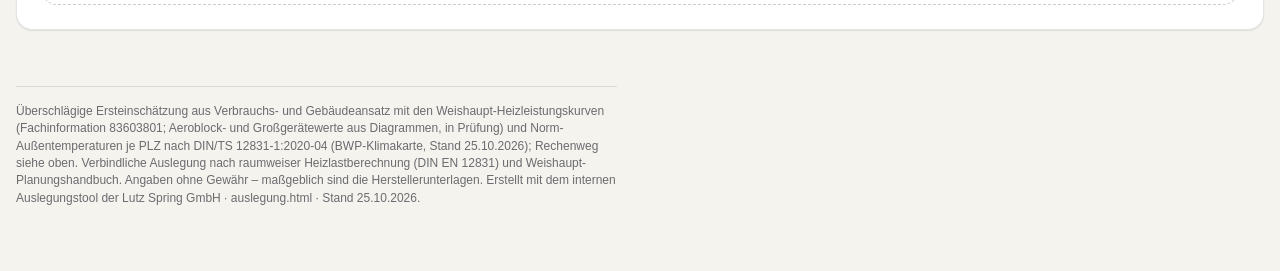
<file: auslegung.html>
<!DOCTYPE html>
<html lang="de">
<head>
<meta charset="utf-8">
<meta name="viewport" content="width=device-width, initial-scale=1, viewport-fit=cover">
<meta name="robots" content="noindex, nofollow">
<meta name="theme-color" content="#1a2b4a">
<link rel="icon" href="assets/icons/favicon.svg" type="image/svg+xml">
<link rel="apple-touch-icon" href="assets/icons/apple-touch-icon.png">
<meta name="apple-mobile-web-app-capable" content="yes">
<meta name="apple-mobile-web-app-status-bar-style" content="black-translucent">
<meta name="apple-mobile-web-app-title" content="WP-Auslegung">
<title>Wärmepumpen-Auslegung · Lutz Spring GmbH</title>
<!-- design.css:start -->
<style>
/* ============================================================
   design.css · Lutz Spring GmbH · Heizung · Sanitär · Wärmepumpen
   Gemeinsames Designsystem für alle internen HTML-Tools.
   Version 2.1.2 · Stand 2026-10-25
   Einbinden:  Beim Veröffentlichen fügt _build/inline.py diese Datei in jedes
               Tool ein (Marker design.css:start / design.css:end im HTML).
               Ein Tool bleibt so eine einzelne Datei.
   Regeln:     DESIGNREGELN.md · Referenz: styleguide.html
   Keine externen Abhängigkeiten. Systemschrift. Hell + Dunkel.
   ============================================================ */

/* ------------------------------------------------------------
   1 · TOKENS (hell = Standard)
   Alle Farben nur über diese Variablen verwenden.
   ------------------------------------------------------------ */
:root {
  color-scheme: light;

  /* Marke [BESTÄTIGT 03_design-system.md] */
  --ls-navy:        #1a2b4a;
  --ls-navy-2:      #223a63;   /* Hover/aktiv auf Navy */
  --ls-navy-3:      #142238;   /* gedrückt */
  --ls-yellow:      #fff200;   /* Logo-Gelb [BESTÄTIGT 2026-10-25]; nur Logo + Akzent, nie Textfarbe auf hellem Grund */
  --ls-yellow-ink:  #8a6d00;   /* lesbares „Gelb“ als Text auf Weiß (≥ 4,5:1) */

  /* Flächen */
  --ls-bg:          #f4f3ee;   /* Creme, Seitenhintergrund [BESTÄTIGT] */
  --ls-surface:     #ffffff;   /* Karten */
  --ls-surface-2:   #faf9f5;   /* Eingaben, Zebra-Zeilen, Tabellenköpfe */
  --ls-surface-3:   #efede6;   /* gedrückt / ausgewählt */
  --ls-line:        rgba(0, 0, 0, 0.10);
  --ls-line-strong: rgba(0, 0, 0, 0.20);

  /* Text */
  --ls-text:        #1d1d1f;
  --ls-text-2:      #6b6b70;   /* Sekundär, Labels (4,8:1 auf Creme) */
  --ls-text-3:      #8e8e93;   /* nur Platzhalter, deaktiviert */
  --ls-on-navy:     #ffffff;

  /* Interaktion */
  --ls-primary:     var(--ls-navy);
  --ls-primary-hover: var(--ls-navy-2);
  --ls-primary-active: var(--ls-navy-3);
  --ls-on-primary:  #ffffff;
  --ls-link:        var(--ls-navy);
  --ls-focus:       var(--ls-navy);
  --ls-focus-ring:  rgba(26, 43, 74, 0.25);
  --ls-selection:   rgba(255, 242, 0, 0.45);

  /* Zustände (semantisch, nicht Akzent) */
  --ls-ok:          #1a7a36;  --ls-ok-bg:     #e3f3e7;
  --ls-warn:        #b25000;  --ls-warn-bg:   #fdebdd;
  --ls-danger:      #d70015;  --ls-danger-bg: #fde4e6;
  --ls-info:        #1a2b4a;  --ls-info-bg:   #e8edf6;

  /* Diagramme: Reihenfarben mit fester Bedeutung (Wärmepumpe = Navy, Bestand Gas/Öl = Grau, Strom/PV = Gelb-Ocker, Vergleich = Stahlblau) */
  --ls-chart-wp:    #1a2b4a;
  --ls-chart-alt:   #8e8e93;
  --ls-chart-pv:    #c9a800;
  --ls-chart-2:     #4f75b8;
  --ls-chart-grid:  rgba(0, 0, 0, 0.08);
  --ls-chart-text:  #6b6b70;

  /* Schatten (Tiefe sparsam) */
  --ls-shadow-1: 0 1px 2px rgba(20, 30, 50, 0.06), 0 1px 1px rgba(20, 30, 50, 0.04);
  --ls-shadow-2: 0 4px 16px rgba(20, 30, 50, 0.08), 0 1px 2px rgba(20, 30, 50, 0.05);

  /* Schrift: Systemschrift wie auf iPad und Mac [BESTÄTIGT: keine externen Abhängigkeiten] */
  --ls-font: -apple-system, BlinkMacSystemFont, "SF Pro Text", "Segoe UI", Roboto, "Helvetica Neue", Arial, sans-serif;
  --ls-font-mono: ui-monospace, "SF Mono", Menlo, Consolas, "Liberation Mono", monospace;
  --ls-fs-xs: 0.75rem;    /* 12 · Fußnoten */
  --ls-fs-sm: 0.8125rem;  /* 13 · Labels, Tabellen dicht */
  --ls-fs-md: 0.9375rem;  /* 15 · Fließtext, Eingaben */
  --ls-fs-lg: 1.0625rem;  /* 17 · Kartentitel */
  --ls-fs-xl: 1.375rem;   /* 22 · Abschnitt */
  --ls-fs-2xl: 1.75rem;   /* 28 · Seitentitel */
  --ls-fs-kpi: 2rem;      /* 32 · Kennzahl */
  --ls-lh: 1.45;

  /* Abstände: 8-px-Raster */
  --ls-s1: 4px; --ls-s2: 8px; --ls-s3: 12px; --ls-s4: 16px;
  --ls-s5: 24px; --ls-s6: 32px; --ls-s7: 48px; --ls-s8: 64px;

  /* Radien */
  --ls-r-sm: 8px; --ls-r-md: 12px; --ls-r-lg: 16px; --ls-r-pill: 999px;

  /* Maße */
  --ls-max: 1400px;           /* [BESTÄTIGT] */
  --ls-control-h: 40px;       /* Höhe Eingaben/Buttons (Maus) */
  --ls-touch-h: 44px;         /* Höhe auf Touch (iPad) */
  --ls-gutter: 16px;

  /* Theme-Schalter: welches Symbol sichtbar ist (hell → Mond anbieten) */
  --ls-icon-moon: block;
  --ls-icon-sun: none;
}

/* Dunkel: folgt dem System, solange kein data-theme gesetzt ist */
@media (prefers-color-scheme: dark) {
  :root:not([data-theme="light"]) {
    color-scheme: dark;
    --ls-navy:        #16233d;
    --ls-navy-2:      #1d2f52;
    --ls-navy-3:      #111b30;
    --ls-yellow-ink:  #fff200;
    --ls-bg:          #141416;
    --ls-surface:     #1e1e20;
    --ls-surface-2:   #27272a;
    --ls-surface-3:   #313134;
    --ls-line:        rgba(255, 255, 255, 0.11);
    --ls-line-strong: rgba(255, 255, 255, 0.22);
    --ls-text:        #f5f5f7;
    --ls-text-2:      #a1a1a6;
    --ls-text-3:      #7c7c82;
    --ls-primary:     #4f75b8;
    --ls-primary-hover: #5d83c6;
    --ls-primary-active: #43669f;
    --ls-link:        #8fb3f0;
    --ls-focus:       #8fb3f0;
    --ls-focus-ring:  rgba(143, 179, 240, 0.30);
    --ls-selection:   rgba(255, 242, 0, 0.30);
    --ls-ok:     #30d158; --ls-ok-bg:     rgba(48, 209, 88, 0.14);
    --ls-warn:   #ff9f0a; --ls-warn-bg:   rgba(255, 159, 10, 0.14);
    --ls-danger: #ff453a; --ls-danger-bg: rgba(255, 69, 58, 0.14);
    --ls-info:   #8fb3f0; --ls-info-bg:   rgba(143, 179, 240, 0.14);
    --ls-chart-wp: #8fb3f0; --ls-chart-alt: #7c7c82; --ls-chart-pv: #e6c800; --ls-chart-2: #4f75b8; --ls-chart-grid: rgba(255,255,255,0.09); --ls-chart-text: #a1a1a6;
    --ls-shadow-1: 0 1px 2px rgba(0, 0, 0, 0.4);
    --ls-shadow-2: 0 6px 20px rgba(0, 0, 0, 0.45);
    --ls-icon-moon: none;
    --ls-icon-sun: block;
  }
}
/* Dunkel: ausdrücklich gewählt (Schalter im Tool) – gleiche Werte */
:root[data-theme="dark"] {
  color-scheme: dark;
  --ls-icon-moon: none;
  --ls-icon-sun: block;
  --ls-navy:        #16233d;
  --ls-navy-2:      #1d2f52;
  --ls-navy-3:      #111b30;
  --ls-yellow-ink:  #fff200;
  --ls-bg:          #141416;
  --ls-surface:     #1e1e20;
  --ls-surface-2:   #27272a;
  --ls-surface-3:   #313134;
  --ls-line:        rgba(255, 255, 255, 0.11);
  --ls-line-strong: rgba(255, 255, 255, 0.22);
  --ls-text:        #f5f5f7;
  --ls-text-2:      #a1a1a6;
  --ls-text-3:      #7c7c82;
  --ls-primary:     #4f75b8;
  --ls-primary-hover: #5d83c6;
  --ls-primary-active: #43669f;
  --ls-link:        #8fb3f0;
  --ls-focus:       #8fb3f0;
  --ls-focus-ring:  rgba(143, 179, 240, 0.30);
  --ls-selection:   rgba(255, 242, 0, 0.30);
  --ls-ok:     #30d158; --ls-ok-bg:     rgba(48, 209, 88, 0.14);
  --ls-warn:   #ff9f0a; --ls-warn-bg:   rgba(255, 159, 10, 0.14);
  --ls-danger: #ff453a; --ls-danger-bg: rgba(255, 69, 58, 0.14);
  --ls-info:   #8fb3f0; --ls-info-bg:   rgba(143, 179, 240, 0.14);
  --ls-chart-wp: #8fb3f0; --ls-chart-alt: #7c7c82; --ls-chart-pv: #e6c800; --ls-chart-2: #4f75b8; --ls-chart-grid: rgba(255,255,255,0.09); --ls-chart-text: #a1a1a6;
  --ls-shadow-1: 0 1px 2px rgba(0, 0, 0, 0.4);
  --ls-shadow-2: 0 6px 20px rgba(0, 0, 0, 0.45);
}

/* ------------------------------------------------------------
   2 · BASIS
   ------------------------------------------------------------ */
*, *::before, *::after { box-sizing: border-box; }
html { -webkit-text-size-adjust: 100%; height: 100%; }
body {
  margin: 0;
  min-height: 100%;
  background: var(--ls-bg);
  color: var(--ls-text);
  font: var(--ls-fs-md) / var(--ls-lh) var(--ls-font);
  -webkit-font-smoothing: antialiased;
  padding-block: calc(var(--ls-s4) + env(safe-area-inset-top, 0px)) calc(var(--ls-s8) + env(safe-area-inset-bottom, 0px)); /* oben: Statusleiste der Homescreen-App; unten: Haus-Icon */
  padding-left:  max(var(--ls-gutter), env(safe-area-inset-left, 0px));
  padding-right: max(var(--ls-gutter), env(safe-area-inset-right, 0px));
}
::selection { background: var(--ls-selection); }
img, svg, canvas { max-width: 100%; height: auto; }
[hidden] { display: none !important; }
a { color: var(--ls-link); text-decoration: underline; text-underline-offset: 2px; text-decoration-thickness: 1px; }
a:hover { text-decoration-thickness: 2px; }
hr { border: 0; border-top: 1px solid var(--ls-line); margin: var(--ls-s5) 0; }
code, kbd, .ls-mono { font-family: var(--ls-font-mono); font-size: 0.92em; }
small, .ls-small { font-size: var(--ls-fs-sm); }
sub, sup { line-height: 0; }

h1, h2, h3, h4 { margin: 0; color: var(--ls-text); font-weight: 600; letter-spacing: -0.01em; text-wrap: balance; hyphens: auto; -webkit-hyphens: auto; }
h1 { font-size: var(--ls-fs-2xl); line-height: 1.15; letter-spacing: -0.02em; }
h2 { font-size: var(--ls-fs-xl);  line-height: 1.2; }
h3 { font-size: var(--ls-fs-lg);  line-height: 1.3; }
h4 { font-size: var(--ls-fs-md);  line-height: 1.35; }
p  { margin: 0; }
p + p { margin-top: var(--ls-s3); }
.ls-prose { max-width: 70ch; }
.ls-prose p + p { margin-top: var(--ls-s3); }

/* Fokus: immer sichtbar, Tastatur und Touch */
:focus { outline: none; }
:focus-visible { outline: 2px solid var(--ls-focus); outline-offset: 2px; border-radius: var(--ls-r-sm); }

/* Reduzierte Bewegung respektieren */
@media (prefers-reduced-motion: reduce) {
  *, *::before, *::after { animation: none !important; transition: none !important; scroll-behavior: auto !important; }
}

/* ------------------------------------------------------------
   3 · LAYOUT
   ------------------------------------------------------------ */
.ls-container { max-width: var(--ls-max); margin-inline: auto; width: 100%; min-width: 0; }
.ls-stack  { display: grid; gap: var(--ls-s4); }
/* Grid-Kinder dürfen nie breiter werden als ihr Platz (Tabellen/Code scrollen im eigenen Rahmen) */
.ls-container > *, .ls-stack > *, .ls-form > *, .ls-fields > *, .ls-card > * { min-width: 0; }
.ls-stack--tight { gap: var(--ls-s2); }
.ls-stack--loose { gap: var(--ls-s5); }
.ls-row    { display: flex; flex-wrap: wrap; align-items: center; gap: var(--ls-s2) var(--ls-s3); }
.ls-row--between { justify-content: space-between; }
.ls-row--end { justify-content: flex-end; }
.ls-grow { flex: 1 1 auto; min-width: 0; }
.ls-section { margin-top: var(--ls-s6); }
.ls-section > h2 { margin-bottom: var(--ls-s4); }

/* Karten-Raster [BESTÄTIGT: minmax(250px,1fr), einspaltig < 700 px] */
.ls-grid { display: grid; grid-template-columns: repeat(auto-fit, minmax(250px, 1fr)); gap: var(--ls-s4); }
.ls-grid--2 { grid-template-columns: repeat(auto-fit, minmax(min(100%, 340px), 1fr)); }
.ls-grid--3 { grid-template-columns: repeat(auto-fit, minmax(min(100%, 280px), 1fr)); }
.ls-grid > * { min-width: 0; }
@media (max-width: 699.98px) { .ls-grid, .ls-grid--2, .ls-grid--3 { grid-template-columns: 1fr; } }

/* ------------------------------------------------------------
   4 · KOPF (Navy-Balken mit runden Ecken [BESTÄTIGT]) + FUSS
   ------------------------------------------------------------ */
.ls-header {
  background: var(--ls-navy);
  color: var(--ls-on-navy);
  border-radius: var(--ls-r-lg);
  padding: var(--ls-s4) var(--ls-s5);
  display: grid;
  grid-template-columns: auto 1fr;
  align-items: center;
  gap: var(--ls-s3) var(--ls-s5);
  box-shadow: var(--ls-shadow-1);
}
.ls-header__brand { display: grid; gap: 2px; }
/* Logo Variante B (Wortmarke mit Slogan) als Inline-SVG; Farbe über currentColor. Mindestens 280 px breit, sonst ist der Slogan im Logo unlesbar. */
.ls-header__logo { display: block; width: min(300px, 100%); height: auto; color: var(--ls-yellow); }
.ls-header__logo--navy { color: var(--ls-navy); } /* Ausnahme: Logo ohne Navy-Hintergrund (Fuß, helle Fläche) */
.ls-header__slogan { font-size: var(--ls-fs-sm); color: var(--ls-yellow); letter-spacing: 0.02em; }
.ls-header:has(> .ls-header__title) { grid-template-columns: auto 1fr auto; } /* alte Form mit Titelblock in der Mitte */
.ls-header__title { display: grid; gap: 2px; min-width: 0; }
.ls-header__title h1 { color: var(--ls-on-navy); font-size: var(--ls-fs-xl); }
/* Standard (2.1.2): Toolname rechts oben über Kunde/Projekt, kein Untertitel */
.ls-header__meta .ls-header__title h1, .ls-header__meta h1 { font-size: 1.25rem; line-height: 1.2; font-weight: 600; letter-spacing: -0.01em; color: var(--ls-on-navy); margin: 0 0 2px; text-align: right; }
.ls-header__sub { font-size: var(--ls-fs-sm); color: rgba(255,255,255,0.75); }
.ls-header__meta { display: grid; gap: 2px; justify-items: end; justify-self: end; text-align: right; font-size: var(--ls-fs-sm); color: rgba(255,255,255,0.85); white-space: nowrap; min-width: 0; }
.ls-header__meta b { color: var(--ls-on-navy); font-weight: 600; }
.ls-header__meta .ls-header__title { justify-items: end; margin-bottom: 2px; }
.ls-header a { color: var(--ls-on-navy); }
.ls-header .ls-btn--ghost { color: var(--ls-on-navy); border-color: rgba(255,255,255,0.35); }
.ls-header .ls-btn--ghost:hover { background: rgba(255,255,255,0.1); }
@media (max-width: 699.98px) {
  .ls-header { grid-template-columns: 1fr; padding: var(--ls-s4); }
  .ls-header__meta { justify-items: start; text-align: left; white-space: normal; }
}
/* Theme-Schalter: runder Symbolknopf, Mond im Hell-, Sonne im Dunkelmodus; kein Text, kein Rahmen */
.ls-theme-toggle { appearance: none; border: 0; background: transparent; width: 32px; height: 32px; border-radius: var(--ls-r-pill); display: inline-grid; place-items: center; color: var(--ls-on-navy); opacity: .45; cursor: pointer; transition: opacity .15s ease; -webkit-tap-highlight-color: transparent; } /* Deckkraft wie Haus-Icon: 0,45 / 1 / 0,3 */
.ls-theme-toggle:hover, .ls-theme-toggle:focus-visible { opacity: 1; }
.ls-theme-toggle:active { opacity: .3; }
.ls-theme-toggle svg { width: 18px; height: 18px; }
.ls-theme-toggle__moon { display: var(--ls-icon-moon); }
.ls-theme-toggle__sun { display: var(--ls-icon-sun); }
.ls-header__meta .ls-theme-toggle { justify-self: end; margin-top: 2px; }
@media (max-width: 699.98px) { .ls-header__meta { justify-self: stretch; } .ls-header__meta .ls-theme-toggle { justify-self: start; } .ls-header__meta .ls-header__title h1, .ls-header__meta h1 { text-align: left; } }
@media (pointer: coarse) { .ls-theme-toggle { width: 40px; height: 40px; } }

/* Text-Wortmarke, falls (noch) kein Logo eingebettet ist */
.ls-wordmark { font-weight: 800; font-size: 1.375rem; letter-spacing: -0.02em; color: var(--ls-yellow); line-height: 1; }
.ls-wordmark small { display: block; font-weight: 600; font-size: 0.75rem; color: var(--ls-on-navy); letter-spacing: 0.08em; margin-top: 2px; }

.ls-footer { margin-top: var(--ls-s6); padding-top: var(--ls-s4); border-top: 1px solid var(--ls-line); font-size: var(--ls-fs-xs); color: var(--ls-text-2); max-width: 90ch; }

/* Haus-Icon: Rücklink zur Startseite [BESTÄTIGT: 48×48, unten mittig, Deckkraft 0,45 / 1 / 0,3, im Druck aus] */
.ls-home {
  position: fixed; left: 50%; bottom: calc(var(--ls-s3) + env(safe-area-inset-bottom, 0px));
  transform: translateX(-50%);
  width: 48px; height: 48px; border-radius: var(--ls-r-pill);
  display: grid; place-items: center;
  background: var(--ls-surface); color: var(--ls-text); border: 1px solid var(--ls-line);
  box-shadow: var(--ls-shadow-2); opacity: 0.45; transition: opacity .15s ease; z-index: 50;
}
.ls-home:hover, .ls-home:focus-visible { opacity: 1; }
.ls-home:active { opacity: 0.3; }
.ls-home svg { width: 22px; height: 22px; }

/* ------------------------------------------------------------
   5 · KARTEN
   ------------------------------------------------------------ */
.ls-card {
  background: var(--ls-surface);
  border: 1px solid var(--ls-line);
  border-radius: var(--ls-r-lg);
  padding: var(--ls-s5);
  box-shadow: var(--ls-shadow-1);
  min-width: 0;
}
.ls-card--tight { padding: var(--ls-s4); }
.ls-card--flat { box-shadow: none; }
.ls-card__head { display: flex; align-items: baseline; justify-content: space-between; gap: var(--ls-s3); margin-bottom: var(--ls-s4); flex-wrap: wrap; }
.ls-card__head h2, .ls-card__head h3 { margin: 0; }
.ls-card__sub { font-size: var(--ls-fs-sm); color: var(--ls-text-2); }
/* Abstand zwischen Karten kommt vom Eltern-Raster (.ls-stack / .ls-grid), nicht von Margins */

/* Nummerierte Blockkarten (Schritte einer Auslegung) – nur bei echter Reihenfolge */
.ls-steps { counter-reset: ls-step; display: grid; gap: var(--ls-s4); }
.ls-steps > .ls-card { counter-increment: ls-step; position: relative; padding-left: calc(var(--ls-s5) + 40px); }
.ls-steps > .ls-card::before {
  content: counter(ls-step); position: absolute; left: var(--ls-s4); top: var(--ls-s5);
  width: 28px; height: 28px; border-radius: var(--ls-r-pill);
  background: var(--ls-navy); color: var(--ls-on-navy); font-weight: 700; font-size: var(--ls-fs-sm);
  display: grid; place-items: center;
}

/* Empfehlungskarte: Navy mit gelben Kennwerten (z. B. Kostenvergleich) */
.ls-card--navy { background: var(--ls-navy); color: var(--ls-on-navy); border-color: transparent; }
.ls-card--navy h2, .ls-card--navy h3, .ls-card--navy .ls-kpi__value { color: var(--ls-on-navy); }
.ls-card--navy .ls-kpi__value, .ls-card--navy .ls-accent { color: var(--ls-yellow); }
.ls-card--navy .ls-kpi__label, .ls-card--navy .ls-muted { color: rgba(255,255,255,0.75); }
.ls-card--navy .ls-kpi { background: rgba(255,255,255,0.08); border-color: rgba(255,255,255,0.15); }  /* Kennzahlen auf Navy, 2.1.1 */
.ls-card--navy .ls-btn--primary { background: var(--ls-yellow); color: #1d1d1f; }
.ls-card--navy .ls-btn--primary:hover { background: #fff566; }

/* ------------------------------------------------------------
   6 · FORMULARE
   ------------------------------------------------------------ */
.ls-form { display: grid; gap: var(--ls-s4); }
.ls-fields { display: grid; grid-template-columns: repeat(auto-fit, minmax(min(100%, 200px), 1fr)); gap: var(--ls-s3) var(--ls-s4); }
.ls-field { display: grid; gap: var(--ls-s1); min-width: 0; align-content: start; } /* align-content: Felder einer Zeile beginnen oben, Regler und Eingaben stehen auf einer Höhe (2.1.1) */
.ls-field--span { grid-column: 1 / -1; }
.ls-label { font-size: var(--ls-fs-sm); color: var(--ls-text-2); font-weight: 500; display: flex; gap: var(--ls-s1); align-items: baseline; }
.ls-label abbr { text-decoration: none; }
.ls-hint { font-size: var(--ls-fs-xs); color: var(--ls-text-2); }
.ls-error { font-size: var(--ls-fs-xs); color: var(--ls-danger); font-weight: 500; }

.ls-input, .ls-select, .ls-textarea {
  width: 100%; min-height: var(--ls-control-h);
  padding: 0 var(--ls-s3);
  font: inherit; color: var(--ls-text);
  background: var(--ls-surface-2);
  border: 1px solid var(--ls-line); border-radius: var(--ls-r-sm);
  transition: border-color .12s ease, box-shadow .12s ease, background .12s ease;
  font-variant-numeric: tabular-nums;
}
.ls-textarea { min-height: calc(var(--ls-control-h) * 2.2); padding: var(--ls-s2) var(--ls-s3); resize: vertical; line-height: var(--ls-lh); }
.ls-input::placeholder, .ls-textarea::placeholder { color: var(--ls-text-3); }
.ls-input:hover, .ls-select:hover, .ls-textarea:hover { border-color: var(--ls-line-strong); }
.ls-input:focus, .ls-select:focus, .ls-textarea:focus { outline: none; border-color: var(--ls-focus); box-shadow: 0 0 0 3px var(--ls-focus-ring); background: var(--ls-surface); }
.ls-input[aria-invalid="true"], .ls-select[aria-invalid="true"] { border-color: var(--ls-danger); }
.ls-input[aria-invalid="true"]:focus { box-shadow: 0 0 0 3px var(--ls-danger-bg); }
.ls-input:disabled, .ls-select:disabled, .ls-textarea:disabled { color: var(--ls-text-3); background: var(--ls-surface-3); cursor: not-allowed; }
.ls-input[readonly] { background: var(--ls-surface-3); }
.ls-input[type="number"] { -moz-appearance: textfield; appearance: textfield; }
.ls-input::-webkit-outer-spin-button, .ls-input::-webkit-inner-spin-button { -webkit-appearance: none; margin: 0; }
.ls-select {
  appearance: none; -webkit-appearance: none; padding-right: 36px; cursor: pointer;
  background-image: url("data:image/svg+xml;utf8,<svg xmlns='http://www.w3.org/2000/svg' width='16' height='16' viewBox='0 0 16 16'><path d='M4 6l4 4 4-4' fill='none' stroke='%236b6b70' stroke-width='1.8' stroke-linecap='round' stroke-linejoin='round'/></svg>");
  background-repeat: no-repeat; background-position: right 12px center;
}

/* Eingabe mit Einheit (Suffix) – Einheit steht am Feld, nie im Wert */
.ls-unit { position: relative; display: grid; }
.ls-unit .ls-input { padding-right: 3.2em; }
.ls-unit > span { position: absolute; right: var(--ls-s3); top: 50%; transform: translateY(-50%); font-size: var(--ls-fs-sm); color: var(--ls-text-2); pointer-events: none; }
.ls-unit--pre .ls-input { padding-left: 2.4em; padding-right: var(--ls-s3); }
.ls-unit--pre > span { right: auto; left: var(--ls-s3); }

/* Auswahlfelder */
.ls-check { display: inline-flex; align-items: center; gap: var(--ls-s2); font-size: var(--ls-fs-md); cursor: pointer; min-height: 32px; }
.ls-check input { width: 20px; height: 20px; margin: 0; accent-color: var(--ls-primary); flex: none; }
.ls-switch { display: inline-flex; align-items: center; gap: var(--ls-s3); cursor: pointer; }
.ls-switch input { position: absolute; opacity: 0; width: 0; height: 0; }
.ls-switch i { width: 44px; height: 26px; border-radius: var(--ls-r-pill); background: var(--ls-line-strong); position: relative; transition: background .15s ease; flex: none; }
.ls-switch i::after { content: ""; position: absolute; top: 3px; left: 3px; width: 20px; height: 20px; border-radius: 50%; background: #fff; box-shadow: 0 1px 3px rgba(0,0,0,.3); transition: transform .15s ease; }
.ls-switch input:checked + i { background: var(--ls-ok); }
.ls-switch input:checked + i::after { transform: translateX(18px); }
.ls-switch input:focus-visible + i { outline: 2px solid var(--ls-focus); outline-offset: 2px; }

/* Segment-Steuerung (Tabs ① ② ③, Umschalter Gas/Öl) */
.ls-seg { display: inline-flex; padding: 3px; gap: 2px; background: var(--ls-surface-3); border-radius: var(--ls-r-md); max-width: 100%; overflow-x: auto; }
.ls-seg > button, .ls-seg > label {
  appearance: none; border: 0; background: transparent; color: var(--ls-text-2);
  font: inherit; font-size: var(--ls-fs-sm); font-weight: 500;
  padding: 0 var(--ls-s3); min-height: 34px; border-radius: calc(var(--ls-r-md) - 3px);
  cursor: pointer; white-space: nowrap; transition: background .12s ease, color .12s ease; display: inline-flex; align-items: center; gap: var(--ls-s1);
}
.ls-seg > [aria-selected="true"], .ls-seg > .is-active, .ls-seg > label:has(input:checked) { background: var(--ls-surface); color: var(--ls-text); box-shadow: var(--ls-shadow-1); font-weight: 600; }
.ls-seg input { position: absolute; opacity: 0; width: 0; height: 0; }
.ls-seg--full { display: flex; }
.ls-seg--full > * { flex: 1 1 0; justify-content: center; }

/* „Erweitert“: selten geänderte Felder eingeklappt, eingestellte Werte als Kurzzeile sichtbar */
.ls-details { border-top: 1px solid var(--ls-line); padding-top: var(--ls-s2); }
.ls-details > summary { cursor: pointer; font-size: var(--ls-fs-sm); font-weight: 600; color: var(--ls-text); list-style: none; display: flex; align-items: center; gap: var(--ls-s2); min-height: 32px; }
.ls-details > summary::-webkit-details-marker { display: none; }
.ls-details > summary::before { content: ""; width: 7px; height: 7px; border-right: 1.8px solid var(--ls-text-2); border-bottom: 1.8px solid var(--ls-text-2); transform: rotate(-45deg); transition: transform .12s ease; flex: none; margin-left: 2px; }
.ls-details[open] > summary::before { transform: rotate(45deg); }
.ls-details > summary .ls-muted { font-weight: 400; }
.ls-details[open] > summary .ls-muted { display: none; }

/* Touch: größere Ziele auf iPad / Handy [BESTÄTIGT 2026-10-25, WCAG 2.2 Zielgröße] */
@media (pointer: coarse) {
  :root { --ls-control-h: var(--ls-touch-h); }
  .ls-seg > button, .ls-seg > label { min-height: 40px; }
  .ls-check { min-height: 44px; }
  .ls-check input { width: 24px; height: 24px; }
}

/* ------------------------------------------------------------
   7 · BUTTONS
   Je Ansicht genau EIN primärer Button (die Hauptaktion).
   ------------------------------------------------------------ */
.ls-btn {
  appearance: none; -webkit-appearance: none;
  display: inline-flex; align-items: center; justify-content: center; gap: var(--ls-s2);
  min-height: var(--ls-control-h); padding: 0 var(--ls-s4);
  font: inherit; font-size: var(--ls-fs-md); font-weight: 600; line-height: 1;
  border-radius: var(--ls-r-md); border: 1px solid transparent;
  cursor: pointer; text-decoration: none; white-space: nowrap;
  transition: background .12s ease, border-color .12s ease, transform .06s ease, box-shadow .12s ease;
  -webkit-tap-highlight-color: transparent;
}
.ls-btn:active { transform: scale(0.98); }
.ls-btn:disabled, .ls-btn[aria-disabled="true"] { opacity: 0.45; cursor: not-allowed; transform: none; }
.ls-btn svg { width: 18px; height: 18px; flex: none; }
.ls-btn--primary { background: var(--ls-primary); color: var(--ls-on-primary); }
.ls-btn--primary:hover { background: var(--ls-primary-hover); }
.ls-btn--primary:active { background: var(--ls-primary-active); }
.ls-btn--secondary { background: var(--ls-surface); color: var(--ls-text); border-color: var(--ls-line-strong); }
.ls-btn--secondary:hover { background: var(--ls-surface-2); }
.ls-btn--ghost { background: transparent; color: var(--ls-link); border-color: transparent; }
.ls-btn--ghost:hover { background: var(--ls-surface-3); }
.ls-btn--danger { background: var(--ls-surface); color: var(--ls-danger); border-color: var(--ls-danger); }
.ls-btn--danger:hover { background: var(--ls-danger-bg); }
.ls-btn--sm { min-height: 32px; padding: 0 var(--ls-s3); font-size: var(--ls-fs-sm); border-radius: var(--ls-r-sm); }
.ls-btn--lg { min-height: 48px; padding: 0 var(--ls-s5); font-size: var(--ls-fs-lg); }
.ls-btn--block { width: 100%; }
.ls-btn--icon { padding: 0; width: var(--ls-control-h); }
.ls-toolbar { display: flex; flex-wrap: wrap; gap: var(--ls-s2); align-items: center; }
.ls-toolbar__spacer { flex: 1 1 auto; }
@media (max-width: 480px) { .ls-toolbar--stack .ls-btn { flex: 1 1 100%; } }

/* ------------------------------------------------------------
   8 · ERGEBNISSE: Kennzahlen, Tabellen, Listen
   ------------------------------------------------------------ */
.ls-num, .ls-table td.ls-num, .ls-kpi__value { font-variant-numeric: tabular-nums; }
.ls-kpis { display: grid; grid-template-columns: repeat(auto-fit, minmax(min(100%, 160px), 1fr)); gap: var(--ls-s3); }
.ls-kpi { display: grid; gap: 2px; padding: var(--ls-s3) var(--ls-s4); background: var(--ls-surface-2); border-radius: var(--ls-r-md); border: 1px solid var(--ls-line); min-width: 0; }
.ls-kpi__label { font-size: var(--ls-fs-xs); color: var(--ls-text-2); text-transform: uppercase; letter-spacing: 0.06em; font-weight: 600; }
.ls-kpi__value { font-size: var(--ls-fs-kpi); font-weight: 700; letter-spacing: -0.02em; line-height: 1.1; color: var(--ls-text); }
.ls-kpi__value small { font-size: 0.5em; font-weight: 600; color: var(--ls-text-2); margin-left: 2px; letter-spacing: 0; }
.ls-kpi__note { font-size: var(--ls-fs-xs); color: var(--ls-text-2); }
.ls-kpi--ok .ls-kpi__value { color: var(--ls-ok); }
.ls-kpi--warn .ls-kpi__value { color: var(--ls-warn); }
.ls-kpi--danger .ls-kpi__value { color: var(--ls-danger); }

/* Label/Wert-Liste (Bericht) */
.ls-dl { display: grid; grid-template-columns: minmax(140px, 1fr) minmax(0, 1.4fr); margin: 0; font-size: var(--ls-fs-md); }
.ls-dl > dt, .ls-dl > dd { margin: 0; padding: var(--ls-s2) 0; border-top: 1px solid var(--ls-line); min-width: 0; }
.ls-dl > dt { color: var(--ls-text-2); padding-right: var(--ls-s3); }
.ls-dl > dd { font-weight: 500; }
.ls-dl > dt:first-of-type, .ls-dl > dd:first-of-type { border-top: 0; }
.ls-dl > dt.ls-dl__strong, .ls-dl > dd.ls-dl__strong { font-weight: 700; color: var(--ls-text); }

/* Tabellen: dicht, Zahlen rechts, Kopf fixiert, breite Tabellen scrollen im Rahmen */
.ls-table-wrap { overflow-x: auto; -webkit-overflow-scrolling: touch; border: 1px solid var(--ls-line); border-radius: var(--ls-r-md); background: var(--ls-surface); }
.ls-table { width: 100%; border-collapse: separate; border-spacing: 0; font-size: var(--ls-fs-sm); }
.ls-table th, .ls-table td { padding: var(--ls-s2) var(--ls-s3); text-align: left; vertical-align: top; border-bottom: 1px solid var(--ls-line); }
.ls-table th { position: sticky; top: 0; z-index: 1; background: var(--ls-surface-2); color: var(--ls-text-2); font-weight: 600; font-size: var(--ls-fs-xs); text-transform: uppercase; letter-spacing: 0.05em; white-space: nowrap; }
.ls-table tbody tr:last-child td { border-bottom: 0; }
.ls-table tbody tr:hover td { background: var(--ls-surface-2); }
.ls-table .ls-num, .ls-table th.ls-num { text-align: right; }
.ls-table tr.is-selected td { background: var(--ls-info-bg); }
.ls-table tr.is-selected td:first-child { box-shadow: inset 3px 0 0 var(--ls-primary); }
.ls-table tr[role="button"], .ls-table tr.is-clickable { cursor: pointer; }
.ls-table tfoot td { font-weight: 600; background: var(--ls-surface-2); border-top: 1px solid var(--ls-line-strong); }
.ls-table--compact th, .ls-table--compact td { padding: var(--ls-s1) var(--ls-s2); }

/* Ergebnis-Zeilenliste (Alternative zur Tabelle auf schmalen Schirmen) */
.ls-list { display: grid; }
.ls-list__item { display: flex; align-items: center; gap: var(--ls-s3); padding: var(--ls-s3) 0; border-top: 1px solid var(--ls-line); }
.ls-list__item:first-child { border-top: 0; }
.ls-list__main { flex: 1 1 auto; min-width: 0; }
.ls-list__main b { display: block; font-weight: 600; }
.ls-list__main span { display: block; font-size: var(--ls-fs-sm); color: var(--ls-text-2); overflow-wrap: anywhere; }

/* ------------------------------------------------------------
   9 · STATUS: Badges, Hinweise, Leerzustände
   ------------------------------------------------------------ */
.ls-badge { display: inline-flex; align-items: center; gap: 4px; padding: 2px 10px; border-radius: var(--ls-r-pill); font-size: var(--ls-fs-xs); font-weight: 600; white-space: nowrap; background: var(--ls-surface-3); color: var(--ls-text-2); line-height: 1.6; }
.ls-badge--ok { background: var(--ls-ok-bg); color: var(--ls-ok); }
.ls-badge--warn { background: var(--ls-warn-bg); color: var(--ls-warn); }
.ls-badge--danger { background: var(--ls-danger-bg); color: var(--ls-danger); }
.ls-badge--info { background: var(--ls-info-bg); color: var(--ls-info); }
.ls-badge--navy { background: var(--ls-navy); color: var(--ls-on-navy); }
.ls-badge--yellow { background: var(--ls-yellow); color: #1d1d1f; }

.ls-note { display: grid; grid-template-columns: auto 1fr; gap: var(--ls-s3); padding: var(--ls-s3) var(--ls-s4); border-radius: var(--ls-r-md); border: 1px solid var(--ls-line); background: var(--ls-surface-2); font-size: var(--ls-fs-sm); }
.ls-note > svg, .ls-note > .ls-note__icon { width: 18px; height: 18px; margin-top: 2px; flex: none; }
.ls-note b { font-weight: 600; }
.ls-note--info   { background: var(--ls-info-bg);   border-color: transparent; color: var(--ls-text); }
.ls-note--ok     { background: var(--ls-ok-bg);     border-color: transparent; }
.ls-note--warn   { background: var(--ls-warn-bg);   border-color: transparent; }
.ls-note--danger { background: var(--ls-danger-bg); border-color: transparent; }
.ls-note--info .ls-note__icon { color: var(--ls-info); }
.ls-note--ok .ls-note__icon { color: var(--ls-ok); }
.ls-note--warn .ls-note__icon { color: var(--ls-warn); }
.ls-note--danger .ls-note__icon { color: var(--ls-danger); }
.ls-note--plain { grid-template-columns: 1fr; }

/* Notizfeld im Bericht (gelb hinterlegt, wie bisher) */
.ls-notiz { padding: var(--ls-s3) var(--ls-s4); border-radius: var(--ls-r-md); background: rgba(255, 242, 0, 0.16); border: 1px solid rgba(255, 242, 0, 0.5); font-size: var(--ls-fs-sm); }
.ls-notiz b { color: var(--ls-yellow-ink); letter-spacing: 0.04em; font-size: var(--ls-fs-xs); }

.ls-empty { text-align: center; padding: var(--ls-s6) var(--ls-s4); color: var(--ls-text-2); border: 1px dashed var(--ls-line-strong); border-radius: var(--ls-r-lg); }
.ls-empty b { display: block; color: var(--ls-text); font-weight: 600; margin-bottom: var(--ls-s1); }

/* Statuszeile oben (z. B. „Lagerbestand geladen: 14 Positionen · Stand …“) */
.ls-status { display: flex; align-items: center; gap: var(--ls-s2); font-size: var(--ls-fs-sm); color: var(--ls-text-2); padding: var(--ls-s2) var(--ls-s3); border-radius: var(--ls-r-sm); background: var(--ls-surface); border: 1px solid var(--ls-line); }
.ls-status__dot { width: 8px; height: 8px; border-radius: 50%; background: var(--ls-text-3); flex: none; }
.ls-status--ok .ls-status__dot { background: var(--ls-ok); }
.ls-status--warn .ls-status__dot { background: var(--ls-warn); }

/* Fortschritt / Deckung */
.ls-meter { height: 6px; border-radius: var(--ls-r-pill); background: var(--ls-surface-3); overflow: hidden; }
.ls-meter > i { display: block; height: 100%; background: var(--ls-primary); border-radius: inherit; }
.ls-meter--ok > i { background: var(--ls-ok); }
.ls-meter--warn > i { background: var(--ls-warn); }
.ls-meter--danger > i { background: var(--ls-danger); }

/* Lade-Skelett */
@keyframes ls-pulse { 50% { opacity: .45; } }
.ls-skeleton { background: var(--ls-surface-3); border-radius: var(--ls-r-sm); min-height: 1em; animation: ls-pulse 1.4s ease-in-out infinite; }


/* ------------------------------------------------------------
   10 · WEITERE BAUSTEINE (2.1)
   ------------------------------------------------------------ */

/* 10.1 Startseiten-Kacheln (index.html): Bild 16:9, Titel, ein Satz, „Öffnen“ */
.ls-tiles { display: grid; grid-template-columns: repeat(auto-fit, minmax(min(100%, 280px), 1fr)); gap: var(--ls-s4); }
.ls-tile { display: grid; grid-template-rows: auto 1fr; background: var(--ls-surface); border: 1px solid var(--ls-line); border-radius: var(--ls-r-lg); overflow: hidden; box-shadow: var(--ls-shadow-1); color: inherit; text-decoration: none; transition: transform .12s ease, box-shadow .12s ease; min-width: 0; }
.ls-tile:hover { transform: translateY(-2px); box-shadow: var(--ls-shadow-2); text-decoration: none; }
.ls-tile:active { transform: none; }
.ls-tile__img { aspect-ratio: 16 / 9; width: 100%; object-fit: cover; background: var(--ls-surface-3); display: block; }
.ls-tile__img--placeholder { display: grid; place-items: center; color: var(--ls-text-3); font-size: var(--ls-fs-sm); }
.ls-tile__body { padding: var(--ls-s4); display: grid; gap: var(--ls-s1); align-content: start; }
.ls-tile__title { font-size: var(--ls-fs-lg); font-weight: 600; letter-spacing: -0.01em; }
.ls-tile__text { font-size: var(--ls-fs-sm); color: var(--ls-text-2); }
.ls-tile__cta { margin-top: var(--ls-s2); font-size: var(--ls-fs-sm); font-weight: 600; color: var(--ls-link); display: inline-flex; align-items: center; gap: 4px; }
.ls-tile__cta::after { content: "›"; font-size: 1.1em; }

/* 10.2 Gespeicherte Einträge (Räume, Positionen) mit Aktionen */
.ls-items { display: grid; gap: var(--ls-s2); }
.ls-item { display: grid; grid-template-columns: auto 1fr auto; align-items: center; gap: var(--ls-s3); padding: var(--ls-s2) var(--ls-s3); background: var(--ls-surface-2); border: 1px solid var(--ls-line); border-radius: var(--ls-r-md); min-width: 0; }
.ls-item__no { width: 26px; height: 26px; border-radius: var(--ls-r-pill); background: var(--ls-navy); color: var(--ls-on-navy); font-size: var(--ls-fs-xs); font-weight: 700; display: grid; place-items: center; }
.ls-item__main { min-width: 0; display: grid; gap: 1px; }
.ls-item__main b { font-weight: 600; overflow: hidden; text-overflow: ellipsis; white-space: nowrap; }
.ls-item__main span { font-size: var(--ls-fs-sm); color: var(--ls-text-2); overflow: hidden; text-overflow: ellipsis; white-space: nowrap; }
.ls-item__actions { display: flex; gap: 2px; }
.ls-item__actions .ls-btn { min-height: 32px; width: 32px; padding: 0; border-radius: var(--ls-r-sm); color: var(--ls-text-2); }
.ls-item__actions .ls-btn:hover { color: var(--ls-text); }
.ls-item__actions .ls-btn--danger { color: var(--ls-danger); border-color: transparent; background: transparent; }
.ls-item.is-active { border-color: var(--ls-primary); box-shadow: 0 0 0 2px var(--ls-focus-ring); background: var(--ls-surface); }
@media (max-width: 480px) { .ls-item { grid-template-columns: auto 1fr; } .ls-item__actions { grid-column: 1 / -1; justify-content: flex-end; } }

/* 10.3 Rückfrage vor Löschen/Verwerfen – inline statt Browser-Dialog */
.ls-confirm { display: flex; flex-wrap: wrap; align-items: center; gap: var(--ls-s2) var(--ls-s3); padding: var(--ls-s3) var(--ls-s4); background: var(--ls-danger-bg); border-radius: var(--ls-r-md); font-size: var(--ls-fs-sm); }
.ls-confirm > b { font-weight: 600; flex: 1 1 auto; }
.ls-confirm .ls-btn { min-height: 32px; }
/* Natives <dialog> für größere Rückfragen oder Datei-Hinweise */
.ls-dialog { border: 0; border-radius: var(--ls-r-lg); padding: 0; max-width: min(92vw, 440px); background: var(--ls-surface); color: var(--ls-text); box-shadow: var(--ls-shadow-2); }
.ls-dialog::backdrop { background: rgba(0, 0, 0, 0.35); backdrop-filter: blur(2px); }
.ls-dialog__body { padding: var(--ls-s5); display: grid; gap: var(--ls-s3); }
.ls-dialog__body h3 { margin: 0; }
.ls-dialog__actions { display: flex; justify-content: flex-end; gap: var(--ls-s2); padding: var(--ls-s3) var(--ls-s5) var(--ls-s4); border-top: 1px solid var(--ls-line); }

/* 10.4 Rückmeldung nach Aktionen (Toast), unten über dem Haus-Icon */
.ls-toasts { position: fixed; left: 50%; bottom: calc(72px + env(safe-area-inset-bottom, 0px)); transform: translateX(-50%); display: grid; gap: var(--ls-s2); z-index: 60; width: max-content; max-width: calc(100vw - 32px); pointer-events: none; }
.ls-toast { padding: var(--ls-s2) var(--ls-s4); border-radius: var(--ls-r-pill); background: var(--ls-text); color: var(--ls-bg); font-size: var(--ls-fs-sm); font-weight: 500; box-shadow: var(--ls-shadow-2); display: flex; align-items: center; gap: var(--ls-s2); animation: ls-toast-in .18s ease; }
.ls-toast--ok::before { content: ""; width: 8px; height: 8px; border-radius: 50%; background: var(--ls-ok); }
.ls-toast--danger::before { content: ""; width: 8px; height: 8px; border-radius: 50%; background: var(--ls-danger); }
@keyframes ls-toast-in { from { opacity: 0; transform: translateY(6px); } }

/* 10.5 Stepper für Stückzahlen (Bestandsaufnahme) */
.ls-stepper { display: inline-grid; grid-template-columns: var(--ls-control-h) 1fr var(--ls-control-h); border: 1px solid var(--ls-line); border-radius: var(--ls-r-sm); overflow: hidden; background: var(--ls-surface-2); min-width: 120px; }
.ls-stepper > button { appearance: none; border: 0; background: transparent; color: var(--ls-text); font: inherit; font-size: 18px; font-weight: 500; cursor: pointer; min-height: var(--ls-control-h); }
.ls-stepper > button:hover { background: var(--ls-surface-3); }
.ls-stepper > button:disabled { color: var(--ls-text-3); cursor: not-allowed; }
.ls-stepper > input { border: 0; border-inline: 1px solid var(--ls-line); background: var(--ls-surface); text-align: center; font: inherit; font-weight: 600; font-variant-numeric: tabular-nums; min-width: 0; color: var(--ls-text); padding: 0; }
.ls-stepper > input:focus { outline: none; box-shadow: inset 0 0 0 2px var(--ls-focus-ring); }

/* 10.6 Datenstand veränderlicher Werte (Fördersätze, Energiepreise, Normwerte) */
.ls-stand { display: inline-flex; align-items: center; gap: var(--ls-s2); padding: 3px 10px 3px 8px; border-radius: var(--ls-r-pill); background: var(--ls-warn-bg); color: var(--ls-warn); font-size: var(--ls-fs-xs); font-weight: 600; }
.ls-stand::before { content: ""; width: 7px; height: 7px; border-radius: 50%; background: currentColor; }
.ls-stand--ok { background: var(--ls-ok-bg); color: var(--ls-ok); }

/* 10.7 „So geht’s“: Anleitung eingeklappt statt Erklärtext */
.ls-help { border: 1px solid var(--ls-line); border-radius: var(--ls-r-md); background: var(--ls-surface); padding: 0 var(--ls-s4); }
.ls-help > summary { cursor: pointer; list-style: none; display: flex; align-items: center; gap: var(--ls-s2); min-height: 40px; font-size: var(--ls-fs-sm); font-weight: 600; }
.ls-help > summary::-webkit-details-marker { display: none; }
.ls-help > summary::before { content: "?"; width: 20px; height: 20px; border-radius: 50%; background: var(--ls-info-bg); color: var(--ls-info); font-size: 12px; font-weight: 700; display: grid; place-items: center; flex: none; }
.ls-help > div { padding: 0 0 var(--ls-s3); font-size: var(--ls-fs-sm); color: var(--ls-text-2); }
.ls-help ol, .ls-help ul { margin: var(--ls-s1) 0 0; padding-left: 18px; }

/* 10.8 Auswahltabellen auf schmalen Schirmen als Karten (data-label am <td>) */
@media (max-width: 699.98px) {
  .ls-table--cards { font-size: var(--ls-fs-md); }
  .ls-table--cards thead { display: none; }
  .ls-table--cards tbody, .ls-table--cards tr, .ls-table--cards td { display: block; }
  .ls-table--cards tr { padding: var(--ls-s3) var(--ls-s3) var(--ls-s2); border-bottom: 1px solid var(--ls-line); }
  .ls-table--cards tr:last-child { border-bottom: 0; }
  .ls-table--cards td { border: 0; padding: 2px 0; display: flex; justify-content: space-between; gap: var(--ls-s3); text-align: left !important; }
  .ls-table--cards td[data-label]::before { content: attr(data-label); color: var(--ls-text-2); font-size: var(--ls-fs-xs); text-transform: uppercase; letter-spacing: .05em; flex: none; padding-top: 2px; }
  .ls-table--cards td.ls-table__title { display: block; font-weight: 600; font-size: var(--ls-fs-md); padding-bottom: var(--ls-s1); }
  .ls-table--cards tr.is-selected td:first-child { box-shadow: none; }
  .ls-table--cards tr.is-selected { background: var(--ls-info-bg); box-shadow: inset 3px 0 0 var(--ls-primary); }
}

/* 10.9 Diagramme: Grundgerüst für SVG/Canvas-Charts in Karten */
.ls-chart { width: 100%; max-width: 100%; height: auto; display: block; }
.ls-chart text { font-family: var(--ls-font); font-size: 11px; fill: var(--ls-chart-text); }
.ls-chart .grid line { stroke: var(--ls-chart-grid); stroke-width: 1; }
.ls-chart .axis line, .ls-chart .axis path { stroke: var(--ls-line-strong); }
.ls-chart .wp { fill: var(--ls-chart-wp); stroke: var(--ls-chart-wp); }
.ls-chart .alt { fill: var(--ls-chart-alt); stroke: var(--ls-chart-alt); }
.ls-chart .pv { fill: var(--ls-chart-pv); stroke: var(--ls-chart-pv); }
.ls-chart .c2 { fill: var(--ls-chart-2); stroke: var(--ls-chart-2); }
.ls-chart .value { font-weight: 600; fill: var(--ls-text); font-variant-numeric: tabular-nums; }
.ls-legend { display: flex; flex-wrap: wrap; gap: var(--ls-s2) var(--ls-s4); font-size: var(--ls-fs-sm); color: var(--ls-text-2); }
.ls-legend i { display: inline-block; width: 12px; height: 12px; border-radius: 3px; margin-right: 6px; vertical-align: -1px; }

/* 10.10 Datei-Hinweis für iPad (Projekt sichern/laden, lager.json) */
.ls-filehint { font-size: var(--ls-fs-xs); color: var(--ls-text-2); }
input[type="file"].ls-file { font: inherit; font-size: var(--ls-fs-sm); }
input[type="file"].ls-file::file-selector-button { font: inherit; font-weight: 600; font-size: var(--ls-fs-sm); border: 1px solid var(--ls-line-strong); background: var(--ls-surface); color: var(--ls-text); border-radius: var(--ls-r-sm); padding: 6px 12px; margin-right: var(--ls-s2); cursor: pointer; }

/* 10.11 Bericht (Druckdokument): Deckkopf, Positionstabelle, Summen, Unterschrift */
.ls-report { display: grid; gap: var(--ls-s4); }
.ls-report__meta { display: grid; grid-template-columns: repeat(auto-fit, minmax(min(100%, 200px), 1fr)); gap: var(--ls-s2) var(--ls-s4); font-size: var(--ls-fs-sm); }
.ls-report__meta div { display: grid; gap: 1px; }
.ls-report__meta span { color: var(--ls-text-2); font-size: var(--ls-fs-xs); text-transform: uppercase; letter-spacing: .05em; }
.ls-report__meta b { font-weight: 600; }
.ls-report__sum td { font-weight: 700; font-size: var(--ls-fs-md); background: var(--ls-surface-2); border-top: 2px solid var(--ls-navy); }
.ls-report__sign { display: grid; grid-template-columns: repeat(auto-fit, minmax(min(100%, 220px), 1fr)); gap: var(--ls-s6); margin-top: var(--ls-s6); font-size: var(--ls-fs-xs); color: var(--ls-text-2); }
.ls-report__sign div { border-top: 1px solid var(--ls-line-strong); padding-top: var(--ls-s1); }
.ls-report__legal { font-size: var(--ls-fs-xs); color: var(--ls-text-2); max-width: 90ch; }

/* 10.12 Regler mit Zahlenfeld (kostenvergleich): Werte, die im Kundengespräch durchgespielt werden.
   Das Zahlenfeld ist maßgeblich (Komma/Punkt, Einheit als Suffix); der Regler ist Komfort. Verhalten: LS.regler(). */
.ls-range { display: grid; grid-template-columns: minmax(0, 1fr) 7.5em; gap: var(--ls-s3); align-items: center; }
.ls-range input[type="range"] { -webkit-appearance: none; appearance: none; width: 100%; height: 32px; margin: 0; background: transparent; cursor: pointer; }
.ls-range input[type="range"]:disabled { cursor: not-allowed; opacity: .45; }
.ls-range input[type="range"]::-webkit-slider-runnable-track { height: 6px; border-radius: var(--ls-r-pill); background: var(--ls-surface-3); border: 1px solid var(--ls-line); }
.ls-range input[type="range"]::-moz-range-track { height: 6px; border-radius: var(--ls-r-pill); background: var(--ls-surface-3); border: 1px solid var(--ls-line); }
.ls-range input[type="range"]::-webkit-slider-thumb { -webkit-appearance: none; appearance: none; width: 24px; height: 24px; margin-top: -10px; border-radius: 50%; background: var(--ls-primary); border: 3px solid var(--ls-surface); box-shadow: var(--ls-shadow-1); }
.ls-range input[type="range"]::-moz-range-thumb { width: 18px; height: 18px; border-radius: 50%; background: var(--ls-primary); border: 3px solid var(--ls-surface); box-shadow: var(--ls-shadow-1); }
.ls-range input[type="range"]:focus-visible { outline: none; }
.ls-range input[type="range"]:focus-visible::-webkit-slider-thumb { box-shadow: 0 0 0 3px var(--ls-focus-ring); }
.ls-range input[type="range"]:focus-visible::-moz-range-thumb { box-shadow: 0 0 0 3px var(--ls-focus-ring); }
@media (pointer: coarse) {
  .ls-range input[type="range"] { height: 44px; }
  .ls-range input[type="range"]::-webkit-slider-thumb { width: 28px; height: 28px; margin-top: -12px; }
}

/* ------------------------------------------------------------
   11 · HILFSKLASSEN
   ------------------------------------------------------------ */
.ls-muted { color: var(--ls-text-2); }
.ls-accent { color: var(--ls-yellow-ink); }
.ls-right { text-align: right; }
.ls-center { text-align: center; }
.ls-nowrap { white-space: nowrap; }
.ls-break { overflow-wrap: anywhere; }
.ls-approx::before { content: "≈ "; }           /* Richtwert [BESTÄTIGT: immer mit ≈] */
.ls-caps { font-size: var(--ls-fs-xs); text-transform: uppercase; letter-spacing: 0.06em; font-weight: 600; color: var(--ls-text-2); }
.ls-sr-only { position: absolute !important; width: 1px; height: 1px; padding: 0; margin: -1px; overflow: hidden; clip: rect(0,0,0,0); white-space: nowrap; border: 0; }
.ls-mt-0 { margin-top: 0 !important; } .ls-mt-2 { margin-top: var(--ls-s2); } .ls-mt-4 { margin-top: var(--ls-s4); } .ls-mt-5 { margin-top: var(--ls-s5); }
.ls-mb-2 { margin-bottom: var(--ls-s2); } .ls-mb-4 { margin-bottom: var(--ls-s4); }
.ls-print-only { display: none; }

/* ------------------------------------------------------------
   12 · DRUCK / PDF („Als PDF sichern“ aus Safari)
   Bericht in Hell, Hintergrundfarben erzwungen, Karten ohne Umbruch.
   Gedruckt werden nur Kopf, Ergebnis, Bericht und Fuß – nie das Formular. Keine Seitenzahlen.
   ------------------------------------------------------------ */
@media print {
  @page { size: A4; margin: 12mm 12mm 14mm; }
  :root, :root[data-theme="dark"] {
    color-scheme: light;
    --ls-bg: #ffffff; --ls-surface: #ffffff; --ls-surface-2: #f4f3ee; --ls-surface-3: #ebeae4;
    --ls-text: #1d1d1f; --ls-text-2: #55555a; --ls-line: rgba(0,0,0,.18); --ls-line-strong: rgba(0,0,0,.3);
    --ls-navy: #1a2b4a; --ls-primary: #1a2b4a; --ls-link: #1a2b4a; --ls-yellow-ink: #8a6d00;
    --ls-ok: #1a7a36; --ls-ok-bg: #e3f3e7; --ls-warn: #b25000; --ls-warn-bg: #fdebdd; --ls-danger: #d70015; --ls-danger-bg: #fde4e6; --ls-info: #1a2b4a; --ls-info-bg: #e8edf6;
    --ls-shadow-1: none; --ls-shadow-2: none;
  }
  * { -webkit-print-color-adjust: exact !important; print-color-adjust: exact !important; }
  html, body { background: #fff !important; padding: 0 !important; font-size: 11pt; }
  .ls-container { max-width: none; }
  .ls-no-print, .ls-home, .ls-toolbar, .ls-btn, nav, .ls-seg, .ls-status, .ls-skeleton,
  .ls-form, form, .ls-help, .ls-toasts, .ls-confirm, .ls-dialog, .ls-items, .ls-stepper, .ls-tiles, .ls-filehint, .ls-details { display: none !important; }
  .ls-print-form { display: block !important; } /* Ausnahme: ein Formular, das bewusst gedruckt wird */
  .ls-report, .ls-report__sign { break-inside: avoid; }
  .ls-page-break { break-before: page; }
  .ls-print-only { display: block; }
  .ls-report__sign.ls-print-only, .ls-report__meta.ls-print-only { display: grid; }
  .ls-header { border-radius: 8px; box-shadow: none; padding: 10mm 8mm 6mm; break-after: avoid; }
  .ls-card, .ls-kpi, .ls-table-wrap, .ls-note, .ls-notiz, .ls-steps > .ls-card { break-inside: avoid; page-break-inside: avoid; box-shadow: none; }
  .ls-card { border-color: rgba(0,0,0,.18); }
  .ls-section, h2, h3 { break-after: avoid; }
  .ls-table th { position: static; }
  .ls-table-wrap { overflow: visible; }
  a { color: inherit; text-decoration: none; }
  .ls-footer { font-size: 8.5pt; color: #55555a; max-width: none; }
  /* Druckkopfzeile: Datum/Projekt stehen im Header, keine Browserkopfzeile nötig */
}
</style>
<!-- design.css:end -->
<style>
  /* Nur toolspezifische Ergänzungen hier. Farben ausschließlich über var(--ls-…). */
  .verteiler-zeile { grid-template-columns: auto minmax(0, 1.4fr) minmax(0, 1fr) auto; }
  .verteiler-zeile .ls-input { min-height: 36px; }
  @media print { .verteiler-zeile { display: none; } }
</style>
</head>
<body>
<div class="ls-container ls-stack ls-stack--loose">

  <!-- 1 · Statuszeile: Norm-Außentemperaturen je PLZ geladen -->
  <div class="ls-status ls-status--ok ls-no-print" id="status" hidden>
    <span class="ls-status__dot"></span><span id="statusText">Norm-Außentemperaturen geladen</span>
  </div>

  <!-- 2 · Kopf -->
  <header class="ls-header">
    <div class="ls-header__brand">
      <!-- Logo Variante B (Wortmarke mit Slogan) als Inline-SVG, Quelle assets/logo/logo-variante-b.svg. Farbe über currentColor = var(--ls-yellow). -->
      <svg class="ls-header__logo" role="img" aria-label="Lutz Spring GmbH · Heizung · Sanitär · Wärmepumpen" xmlns="http://www.w3.org/2000/svg" viewBox="1 1 716 172">
<path fill-rule="evenodd" fill="currentColor" d="M 705.394531 44.726562 L 687.242188 44.726562 L 687.242188 41.660156 L 694.769531 41.660156 L 694.769531 35.132812 L 687.242188 35.132812 L 687.242188 32.050781 L 705.394531 32.050781 L 705.394531 35.132812 L 697.109375 35.132812 L 697.109375 41.660156 L 705.394531 41.660156 Z M 699.136719 55.363281 C 700.765625 55.363281 701.90625 55.207031 702.554688 54.890625 C 703.273438 54.554688 703.632812 53.945312 703.632812 53.054688 C 703.632812 51.597656 702.132812 50.871094 699.136719 50.871094 C 696.011719 50.871094 694.453125 51.597656 694.453125 53.054688 C 694.453125 53.847656 694.96875 54.453125 696.003906 54.863281 C 696.847656 55.199219 697.890625 55.363281 699.136719 55.363281 Z M 687.242188 55.363281 L 694.371094 55.363281 L 694.371094 55.3125 C 693.183594 54.566406 692.589844 53.488281 692.589844 52.078125 C 692.589844 49.199219 694.769531 47.761719 699.136719 47.761719 C 703.503906 47.761719 705.6875 49.523438 705.6875 53.054688 C 705.6875 54.726562 705.21875 56.003906 704.273438 56.894531 C 703.316406 57.820312 701.917969 58.28125 700.078125 58.28125 L 687.242188 58.28125 Z M 705.394531 77.984375 L 692.871094 77.984375 L 692.871094 75.054688 L 694.796875 75.054688 L 694.796875 75.003906 C 693.324219 74.375 692.589844 73.277344 692.589844 71.714844 C 692.589844 69.96875 693.414062 68.921875 695.078125 68.570312 L 695.078125 68.507812 C 694.472656 68.273438 693.9375 67.894531 693.472656 67.363281 C 692.882812 66.671875 692.589844 65.875 692.589844 64.984375 C 692.589844 64.003906 692.914062 63.203125 693.578125 62.597656 C 694.304688 61.929688 695.351562 61.597656 696.710938 61.597656 L 705.394531 61.597656 L 705.394531 64.511719 L 698.238281 64.511719 C 697.1875 64.511719 696.558594 64.535156 696.363281 64.578125 C 695.671875 64.730469 695.324219 65.136719 695.324219 65.796875 C 695.324219 66.578125 695.851562 67.210938 696.902344 67.695312 C 697.820312 68.117188 698.84375 68.324219 699.976562 68.324219 L 705.394531 68.324219 L 705.394531 71.242188 L 698.238281 71.242188 C 697.1875 71.242188 696.558594 71.269531 696.363281 71.320312 C 695.671875 71.464844 695.324219 71.875 695.324219 72.539062 C 695.324219 73.3125 695.851562 73.9375 696.902344 74.425781 C 697.820312 74.847656 698.84375 75.054688 699.976562 75.054688 L 705.394531 75.054688 Z M 694.824219 81.234375 L 704.03125 81.234375 C 704.398438 81.722656 704.738281 82.40625 705.046875 83.277344 C 705.472656 84.460938 705.6875 85.683594 705.6875 86.953125 C 705.6875 89.535156 704.789062 91.503906 702.992188 92.847656 C 701.355469 94.070312 699.121094 94.683594 696.289062 94.683594 C 690.058594 94.683594 686.949219 92.289062 686.949219 87.507812 C 686.949219 85.464844 687.425781 83.929688 688.371094 82.894531 C 689.246094 81.933594 690.46875 81.453125 692.035156 81.453125 L 692.035156 84.871094 C 691.261719 84.871094 690.621094 85.0625 690.097656 85.449219 C 689.453125 85.910156 689.132812 86.597656 689.132812 87.507812 C 689.132812 90.03125 691.519531 91.292969 696.289062 91.292969 C 701.097656 91.292969 703.503906 89.847656 703.503906 86.953125 C 703.503906 85.632812 703.265625 84.757812 702.785156 84.316406 L 697.007812 84.316406 L 697.007812 87.734375 L 694.824219 87.734375 Z M 678.390625 34.554688 L 674.285156 35.5 L 674.285156 76.722656 L 678.390625 75.777344 Z M 712.878906 84.925781 C 712.878906 86.886719 712.511719 88.65625 711.773438 90.238281 C 711.039062 91.8125 709.9375 93.441406 708.464844 95.125 C 705.871094 97.929688 702.328125 100.101562 697.84375 101.644531 C 694.128906 102.90625 686.976562 104.765625 676.390625 107.21875 C 675.339844 107.429688 672.445312 108.023438 667.714844 109.007812 C 662.984375 109.988281 659.074219 110.761719 655.988281 111.320312 C 654.378906 111.601562 652.796875 111.738281 651.257812 111.738281 C 648.804688 111.738281 646.875 111.285156 645.472656 110.375 C 643.160156 109.042969 641.546875 107.445312 640.636719 105.589844 C 639.726562 103.730469 639.269531 101.855469 639.269531 99.960938 L 674.285156 92.179688 L 674.285156 97.335938 L 678.390625 96.386719 L 678.390625 86.082031 L 656.515625 90.726562 C 655.042969 90.988281 653.535156 91.128906 651.992188 91.128906 C 649.117188 91.128906 646.804688 90.570312 645.050781 89.449219 C 642.527344 87.90625 640.882812 86.046875 640.109375 83.875 C 639.96875 83.03125 639.796875 81.894531 639.585938 80.457031 C 639.371094 79.019531 639.269531 77.808594 639.269531 76.828125 C 639.269531 72.273438 639.304688 67.765625 639.371094 63.316406 C 639.445312 58.863281 639.550781 54.183594 639.691406 49.277344 C 639.691406 46.542969 640.039062 44.175781 640.738281 42.175781 C 641.441406 40.179688 642.457031 38.480469 643.789062 37.078125 C 646.171875 34.484375 649.1875 32.484375 652.835938 31.082031 C 654.585938 30.382812 656.515625 29.699219 658.617188 29.035156 C 660.722656 28.367188 662.738281 27.804688 664.664062 27.351562 C 666.59375 26.894531 668.222656 26.664062 669.554688 26.664062 C 670.464844 26.664062 671.621094 26.703125 673.023438 26.773438 C 674.425781 26.84375 676.214844 27.015625 678.390625 27.296875 L 678.390625 24.246094 L 713.40625 16.46875 L 713.40625 67.890625 C 713.40625 71.253906 713.335938 74.339844 713.195312 77.144531 C 713.054688 79.949219 712.949219 82.539062 712.878906 84.925781 Z M 562.605469 32.976562 L 597.625 25.195312 L 597.625 28.246094 L 605.195312 24.460938 C 607.511719 23.335938 609.511719 22.566406 611.191406 22.144531 C 612.875 21.722656 614.414062 21.375 615.816406 21.09375 C 618.484375 20.53125 620.828125 20.253906 622.863281 20.253906 L 624.441406 20.253906 C 627.035156 20.253906 629.347656 20.882812 631.382812 22.144531 C 633.90625 23.6875 635.429688 26.121094 635.953125 29.453125 C 636.480469 32.785156 636.746094 38.726562 636.746094 47.277344 L 636.746094 78.195312 L 601.726562 86.082031 L 601.726562 34.554688 L 597.625 35.5 L 597.625 87.027344 L 562.605469 94.808594 Z M 453.140625 32.976562 L 488.15625 25.195312 L 488.15625 28.246094 L 495.726562 24.460938 C 498.039062 23.335938 500.039062 22.566406 501.722656 22.144531 C 503.402344 21.722656 504.945312 21.375 506.351562 21.09375 C 509.011719 20.53125 511.359375 20.253906 513.394531 20.253906 L 514.972656 20.253906 C 517.425781 20.253906 519.792969 20.9375 522.070312 22.304688 C 523.15625 22.953125 524.046875 23.722656 524.75 24.609375 L 524.75 12.367188 L 559.769531 4.585938 L 559.769531 21.09375 L 526.5 28.484375 C 526.785156 29.738281 526.992188 31.0625 527.117188 32.453125 L 559.769531 25.195312 L 559.769531 87.027344 L 524.75 94.808594 L 524.75 36.585938 L 492.257812 43.808594 L 492.257812 34.554688 L 488.15625 35.5 L 488.15625 87.027344 L 453.140625 94.808594 Z M 416.226562 34.554688 L 412.128906 35.5 L 412.128906 76.722656 L 416.226562 75.777344 Z M 450.722656 64.421875 C 450.722656 66.3125 450.351562 68.082031 449.617188 69.730469 C 448.878906 71.375 447.777344 73.007812 446.304688 74.621094 C 443.847656 77.421875 440.171875 79.597656 435.261719 81.140625 C 433.300781 81.773438 429.265625 82.820312 423.167969 84.296875 C 418.539062 85.488281 414.863281 86.398438 412.128906 87.027344 L 412.128906 107.535156 L 377.109375 115.421875 L 377.109375 32.976562 L 412.128906 25.195312 L 412.128906 28.246094 L 419.800781 24.355469 C 420.855469 23.863281 421.855469 23.445312 422.800781 23.089844 C 423.746094 22.742188 424.574219 22.460938 425.273438 22.25 C 428.214844 21.621094 430.636719 21.128906 432.527344 20.777344 C 434.421875 20.429688 436.035156 20.253906 437.363281 20.253906 L 438.941406 20.253906 C 441.535156 20.253906 443.847656 20.882812 445.882812 22.144531 C 448.410156 23.6875 449.933594 26.121094 450.457031 29.453125 C 450.984375 32.785156 451.246094 38.726562 451.246094 47.277344 C 451.246094 50.574219 451.175781 53.660156 451.035156 56.53125 C 450.894531 59.40625 450.789062 62.035156 450.722656 64.421875 Z M 334.941406 72.308594 L 334.941406 54.742188 C 322.8125 57.410156 314.121094 59.195312 308.863281 60.105469 C 306.546875 60.457031 304.65625 60.632812 303.183594 60.632812 C 300.238281 60.632812 297.820312 60.035156 295.929688 58.847656 C 292.910156 56.953125 291.035156 54.847656 290.300781 52.535156 C 289.5625 50.222656 289.195312 47.3125 289.195312 43.808594 C 289.195312 41.773438 289.25 39.988281 289.355469 38.445312 C 289.460938 36.902344 289.863281 35.324219 290.566406 33.710938 C 291.546875 31.257812 293.578125 28.386719 296.664062 25.089844 C 298.347656 23.40625 302.164062 21.550781 308.125 19.515625 C 314.085938 17.480469 322.179688 15.3125 332.417969 12.996094 C 337.117188 11.945312 340.550781 11.210938 342.722656 10.789062 C 346.859375 9.945312 351.238281 9.140625 355.867188 8.371094 C 357.339844 8.160156 358.339844 8.019531 358.863281 7.945312 C 359.390625 7.878906 360.214844 7.84375 361.335938 7.84375 C 364.140625 7.84375 366.59375 8.476562 368.695312 9.738281 C 371.574219 11.347656 373.394531 13.558594 374.164062 16.363281 C 374.9375 19.164062 375.320312 22.773438 375.320312 27.191406 L 334.941406 36.234375 L 334.941406 24.882812 L 330 26.035156 L 330 43.492188 C 341.425781 40.898438 349.90625 39.109375 355.445312 38.128906 C 357.6875 37.78125 359.550781 37.605469 361.019531 37.605469 C 364.246094 37.605469 366.910156 38.234375 369.015625 39.496094 C 372.097656 41.390625 373.988281 43.386719 374.691406 45.488281 C 375.390625 47.59375 375.746094 50.539062 375.746094 54.324219 C 375.746094 58.671875 375.25 62.085938 374.269531 64.578125 C 373.289062 67.066406 371.449219 69.746094 368.75 72.621094 C 366.050781 75.496094 361.511719 77.808594 355.132812 79.5625 C 353.027344 80.191406 349.59375 81.070312 344.824219 82.191406 C 338.238281 83.804688 334.101562 84.785156 332.417969 85.136719 C 329.191406 85.90625 325.671875 86.675781 321.847656 87.449219 C 318.03125 88.21875 313.523438 89.097656 308.335938 90.078125 C 306.863281 90.359375 305.917969 90.515625 305.496094 90.550781 C 305.078125 90.585938 304.304688 90.601562 303.183594 90.601562 C 300.589844 90.601562 298.347656 90.042969 296.453125 88.921875 C 293.578125 87.238281 291.652344 85.277344 290.671875 83.03125 C 289.6875 80.789062 289.195312 76.652344 289.195312 70.625 L 330 61.582031 L 330 73.355469 L 334.941406 72.308594 "/>
<path fill-rule="evenodd" fill="currentColor" d="M 242.402344 20.042969 L 223.894531 75.691406 L 242.402344 71.570312 L 242.402344 81.875 L 184.25 94.808594 L 202.757812 39.164062 L 185.933594 42.933594 L 185.933594 32.660156 L 242.402344 20.042969 "/>
<path fill-rule="evenodd" fill="currentColor" d="M 103.277344 86.082031 L 103.277344 82.929688 L 95.707031 87.027344 C 94.652344 87.378906 93.605469 87.765625 92.550781 88.183594 C 91.5 88.605469 90.691406 88.886719 90.132812 89.027344 C 87.820312 89.585938 86.171875 89.972656 85.191406 90.183594 C 82.527344 90.742188 80.070312 91.023438 77.828125 91.023438 L 76.460938 91.023438 C 73.941406 91.023438 71.625 90.394531 69.523438 89.132812 C 66.996094 87.660156 65.472656 85.222656 64.949219 81.820312 C 64.421875 78.421875 64.15625 72.445312 64.15625 63.894531 L 64.15625 32.976562 L 99.175781 25.195312 L 99.175781 76.722656 L 103.277344 75.777344 L 103.277344 24.246094 L 138.296875 16.46875 L 138.296875 33.726562 L 144.078125 32.453125 L 144.078125 22.25 L 179.097656 14.363281 L 179.097656 24.671875 L 185.195312 23.199219 L 185.195312 33.503906 L 179.097656 34.976562 L 179.097656 86.5 L 144.078125 94.28125 L 144.078125 42.753906 L 138.296875 44.03125 L 138.296875 78.195312 L 103.277344 86.082031 "/>
<path fill-rule="evenodd" fill="currentColor" d="M 4.746094 22.671875 L 4.746094 94.808594 L 64.050781 81.5625 L 64.050781 69.152344 L 45.546875 73.394531 L 45.546875 13.628906 L 4.746094 22.671875 "/>
<path fill-rule="nonzero" fill="currentColor" d="M 349.4375 168.765625 L 349.4375 137.335938 L 358.539062 137.335938 C 361.261719 137.339844 363.410156 137.949219 364.988281 139.160156 C 366.828125 140.574219 367.746094 142.714844 367.746094 145.59375 C 367.746094 149.539062 365.6875 152.007812 361.566406 152.996094 L 361.566406 153.089844 C 363.460938 153.507812 364.808594 154.367188 365.613281 155.667969 C 366.058594 156.410156 366.507812 157.863281 366.972656 160.03125 L 368.835938 168.765625 L 364.699219 168.765625 L 362.789062 161.804688 C 362.074219 159.207031 361.429688 157.554688 360.851562 156.824219 C 360.015625 155.769531 358.601562 155.242188 356.578125 155.242188 L 353.996094 155.242188 L 353.996094 168.765625 Z M 333.820312 133.03125 L 333.820312 128.003906 L 339.425781 128.003906 L 339.425781 133.03125 Z M 324.441406 133.03125 L 324.441406 128.003906 L 330.042969 128.003906 L 330.042969 133.03125 Z M 331.914062 141.519531 L 327.355469 156.160156 L 336.320312 156.160156 L 332 141.519531 Z M 318.414062 168.765625 L 329.132812 137.339844 L 334.742188 137.339844 L 345.484375 168.765625 L 340.65625 168.765625 L 337.566406 159.800781 L 326.308594 159.800781 L 323.265625 168.765625 Z M 305.621094 168.765625 L 305.621094 140.984375 L 297.796875 140.984375 L 297.796875 137.339844 L 318.015625 137.339844 L 318.015625 140.984375 L 310.1875 140.984375 L 310.1875 168.765625 Z M 289.652344 168.765625 L 289.652344 137.335938 L 294.210938 137.335938 L 294.210938 168.765625 Z M 260.144531 168.765625 L 260.144531 137.335938 L 265.839844 137.335938 L 278.222656 161.941406 L 278.3125 161.941406 L 278.3125 137.335938 L 282.40625 137.335938 L 282.40625 168.765625 L 277.046875 168.765625 L 264.320312 143.5625 L 264.230469 143.5625 L 264.230469 168.765625 Z M 242.585938 141.519531 L 238.019531 156.160156 L 246.984375 156.160156 L 242.664062 141.519531 Z M 229.078125 168.765625 L 239.800781 137.339844 L 245.40625 137.339844 L 256.148438 168.765625 L 251.324219 168.765625 L 248.230469 159.800781 L 236.972656 159.800781 L 233.929688 168.765625 Z M 217.84375 149.867188 L 220.933594 151.683594 C 223.117188 152.976562 224.582031 154.015625 225.359375 154.820312 C 226.808594 156.316406 227.539062 158.15625 227.539062 160.332031 C 227.539062 163.253906 226.453125 165.5 224.289062 167.074219 C 222.28125 168.542969 219.578125 169.277344 216.195312 169.277344 C 213.335938 169.277344 210.667969 168.855469 208.210938 168.03125 L 208.210938 163.292969 C 210.914062 164.847656 213.691406 165.628906 216.554688 165.628906 C 218.234375 165.628906 219.59375 165.28125 220.644531 164.582031 C 221.90625 163.769531 222.535156 162.570312 222.535156 160.984375 C 222.535156 159.539062 221.992188 158.304688 220.890625 157.265625 C 220.359375 156.75 219.203125 155.960938 217.421875 154.910156 L 214.550781 153.242188 C 212.1875 151.847656 210.691406 150.851562 210.066406 150.257812 C 208.507812 148.808594 207.726562 147.042969 207.726562 144.949219 C 207.726562 142.265625 208.726562 140.207031 210.726562 138.792969 C 212.570312 137.484375 215.046875 136.832031 218.15625 136.832031 C 220.585938 136.832031 222.964844 137.132812 225.292969 137.738281 L 225.292969 142.03125 C 221.945312 140.988281 219.484375 140.480469 217.929688 140.480469 C 216.34375 140.480469 215.09375 140.832031 214.171875 141.546875 C 213.207031 142.265625 212.730469 143.28125 212.730469 144.589844 C 212.730469 145.65625 213.289062 146.679688 214.425781 147.640625 C 214.96875 148.109375 216.109375 148.855469 217.84375 149.867188 Z M 353.996094 140.984375 L 353.996094 151.605469 L 356.625 151.605469 C 358.476562 151.605469 359.976562 151.214844 361.117188 150.441406 C 362.492188 149.492188 363.183594 148.058594 363.183594 146.121094 C 363.183594 142.699219 361.34375 140.984375 357.660156 140.984375 L 353.996094 140.984375 "/>
<path fill-rule="nonzero" fill="currentColor" d="M 4.746094 168.765625 L 4.746094 137.335938 L 9.304688 137.335938 L 9.304688 150.597656 L 21.652344 150.597656 L 21.652344 137.335938 L 26.191406 137.335938 L 26.191406 168.765625 L 21.652344 168.765625 L 21.652344 154.242188 L 9.304688 154.242188 L 9.304688 168.765625 Z M 33.429688 168.765625 L 33.429688 137.335938 L 51.203125 137.335938 L 51.203125 140.980469 L 37.996094 140.980469 L 37.996094 150.597656 L 50.132812 150.597656 L 50.132812 154.238281 L 37.996094 154.238281 L 37.996094 165.117188 L 51.203125 165.117188 L 51.203125 168.761719 Z M 56.199219 168.765625 L 56.199219 137.335938 L 60.761719 137.335938 L 60.761719 168.765625 Z M 65.257812 168.765625 L 65.257812 165.078125 L 80.199219 140.984375 L 66.039062 140.984375 L 66.039062 137.339844 L 85.46875 137.339844 L 85.46875 141.03125 L 70.640625 165.121094 L 85.472656 165.121094 L 85.472656 168.765625 Z M 111.722656 137.339844 L 111.722656 159.46875 C 111.722656 162.714844 110.703125 165.191406 108.675781 166.894531 C 106.789062 168.484375 104.234375 169.277344 101.023438 169.277344 C 97.816406 169.277344 95.285156 168.484375 93.421875 166.894531 C 91.398438 165.191406 90.390625 162.714844 90.390625 159.46875 L 90.390625 137.339844 L 94.953125 137.339844 L 94.953125 158.605469 C 94.953125 160.546875 95.203125 162.003906 95.710938 162.984375 C 96.613281 164.75 98.367188 165.628906 100.980469 165.628906 C 103.65625 165.628906 105.453125 164.75 106.375 162.984375 C 106.898438 162.003906 107.160156 160.546875 107.160156 158.601562 L 107.160156 137.335938 Z M 118.582031 168.765625 L 118.582031 137.335938 L 124.277344 137.335938 L 136.660156 161.941406 L 136.753906 161.941406 L 136.753906 137.335938 L 140.84375 137.335938 L 140.84375 168.765625 L 135.488281 168.765625 L 122.765625 143.5625 L 122.671875 143.5625 L 122.671875 168.765625 Z M 169.53125 150.636719 L 169.53125 166.289062 C 166.945312 168.28125 163.699219 169.277344 159.789062 169.277344 C 150.953125 169.277344 146.535156 163.546875 146.535156 152.09375 C 146.535156 147.460938 147.480469 143.839844 149.359375 141.207031 C 151.464844 138.289062 154.636719 136.832031 158.878906 136.832031 C 161.90625 136.832031 164.367188 137.566406 166.261719 139.03125 C 168.320312 140.636719 169.351562 142.875 169.351562 145.765625 L 164.304688 145.765625 C 164.304688 144.269531 163.886719 143.058594 163.058594 142.125 C 162.09375 141.019531 160.683594 140.480469 158.835938 140.480469 C 153.972656 140.480469 151.542969 144.351562 151.542969 152.09375 C 151.535156 156 151.992188 159.003906 152.894531 161.09375 C 154.171875 164.121094 156.417969 165.628906 159.652344 165.628906 C 160.929688 165.628906 162.121094 165.480469 163.238281 165.179688 C 164.210938 164.917969 164.800781 164.652344 164.988281 164.386719 L 164.988281 154.285156 L 158.296875 154.285156 L 158.296875 150.644531 L 169.53125 150.636719 "/>
<path fill-rule="nonzero" fill="currentColor" d="M 183.269531 156.328125 L 183.269531 151.6875 L 197.605469 151.6875 L 197.605469 156.328125 L 183.269531 156.328125 "/>
<path fill-rule="nonzero" fill="currentColor" d="M 380.160156 156.328125 L 380.160156 151.6875 L 394.496094 151.6875 L 394.496094 156.328125 L 380.160156 156.328125 "/>
<path fill-rule="nonzero" fill="currentColor" d="M 410.234375 168.546875 L 404.410156 137.359375 L 408.535156 137.359375 L 413.105469 162.257812 L 413.195312 162.257812 L 420.914062 137.359375 L 424.882812 137.359375 L 432.566406 162.257812 L 432.652344 162.257812 L 437.226562 137.359375 L 441.351562 137.359375 L 435.632812 168.546875 L 430.625 168.546875 L 422.949219 144.050781 L 422.847656 144.050781 L 415.269531 168.546875 Z M 442.917969 168.546875 L 453.558594 137.359375 L 459.121094 137.359375 L 469.78125 168.546875 L 464.992188 168.546875 L 461.925781 159.648438 L 450.753906 159.648438 L 447.734375 168.546875 Z M 456.320312 141.511719 L 451.792969 156.035156 L 460.6875 156.035156 L 456.398438 141.511719 Z M 448.898438 133.082031 L 448.898438 128.09375 L 454.460938 128.09375 L 454.460938 133.082031 Z M 458.210938 133.082031 L 458.210938 128.09375 L 463.769531 128.09375 L 463.769531 133.082031 Z M 473.703125 168.546875 L 473.703125 137.359375 L 482.738281 137.359375 C 485.4375 137.359375 487.574219 137.960938 489.136719 139.167969 C 490.960938 140.570312 491.871094 142.691406 491.871094 145.546875 C 491.871094 149.464844 489.828125 151.914062 485.742188 152.902344 L 485.742188 152.992188 C 487.625 153.402344 488.957031 154.257812 489.757812 155.550781 C 490.203125 156.28125 490.644531 157.730469 491.105469 159.875 L 492.953125 168.546875 L 488.851562 168.546875 L 486.953125 161.640625 C 486.246094 159.058594 485.605469 157.421875 485.035156 156.699219 C 484.207031 155.648438 482.792969 155.128906 480.789062 155.128906 L 478.230469 155.128906 L 478.230469 168.546875 Z M 478.230469 140.972656 L 478.230469 151.511719 L 480.835938 151.511719 C 482.675781 151.511719 484.160156 151.132812 485.296875 150.359375 C 486.660156 149.417969 487.34375 148 487.34375 146.078125 C 487.34375 142.683594 485.519531 140.976562 481.871094 140.976562 Z M 497.980469 168.546875 L 497.980469 137.359375 L 504.359375 137.359375 L 513.210938 162.894531 L 513.300781 162.894531 L 522.144531 137.359375 L 528.480469 137.359375 L 528.480469 168.546875 L 524.421875 168.546875 L 524.421875 142.703125 L 524.332031 142.703125 L 515.375 168.546875 L 511.097656 168.546875 L 502.128906 142.703125 L 502.039062 142.703125 L 502.039062 168.546875 Z M 535.664062 168.546875 L 535.664062 137.359375 L 553.304688 137.359375 L 553.304688 140.972656 L 540.195312 140.972656 L 540.195312 150.519531 L 552.242188 150.519531 L 552.242188 154.132812 L 540.195312 154.132812 L 540.195312 164.929688 L 553.304688 164.929688 L 553.304688 168.542969 Z M 558.261719 168.546875 L 558.261719 137.359375 L 565.769531 137.359375 C 568.914062 137.359375 571.316406 137.820312 572.96875 138.734375 C 575.453125 140.09375 576.695312 142.589844 576.695312 146.210938 C 576.695312 149.550781 575.449219 151.972656 572.945312 153.472656 C 571.238281 154.488281 569.195312 154.996094 566.808594 154.996094 L 562.789062 154.996094 L 562.789062 168.546875 Z M 562.789062 140.972656 L 562.789062 151.375 L 565.996094 151.375 C 569.820312 151.375 571.734375 149.652344 571.734375 146.207031 C 571.734375 144.050781 571.070312 142.558594 569.742188 141.75 C 568.894531 141.234375 567.644531 140.972656 565.992188 140.972656 Z M 601.660156 137.359375 L 601.660156 159.316406 C 601.660156 162.542969 600.648438 165 598.636719 166.695312 C 596.765625 168.269531 594.234375 169.050781 591.050781 169.050781 C 587.867188 169.050781 585.355469 168.269531 583.496094 166.695312 C 581.496094 165 580.492188 162.542969 580.492188 159.316406 L 580.492188 137.359375 L 585.019531 137.359375 L 585.019531 158.460938 C 585.019531 160.386719 585.265625 161.832031 585.773438 162.804688 C 586.671875 164.558594 588.410156 165.4375 591 165.4375 C 593.660156 165.4375 595.445312 164.558594 596.355469 162.804688 C 596.878906 161.832031 597.132812 160.386719 597.132812 158.460938 L 597.132812 137.359375 Z M 608.429688 168.546875 L 608.429688 137.359375 L 614.8125 137.359375 L 623.664062 162.894531 L 623.753906 162.894531 L 632.597656 137.359375 L 638.933594 137.359375 L 638.933594 168.546875 L 634.871094 168.546875 L 634.871094 142.703125 L 634.785156 142.703125 L 625.828125 168.546875 L 621.546875 168.546875 L 612.582031 142.703125 L 612.492188 142.703125 L 612.492188 168.546875 Z M 646.117188 168.546875 L 646.117188 137.359375 L 653.617188 137.359375 C 656.769531 137.359375 659.171875 137.820312 660.820312 138.734375 C 663.308594 140.09375 664.550781 142.589844 664.550781 146.210938 C 664.550781 149.550781 663.300781 151.972656 660.796875 153.472656 C 659.085938 154.488281 657.050781 154.996094 654.660156 154.996094 L 650.648438 154.996094 L 650.648438 168.546875 Z M 650.644531 140.972656 L 650.644531 151.375 L 653.839844 151.375 C 657.667969 151.375 659.585938 149.652344 659.585938 146.207031 C 659.585938 144.050781 658.921875 142.558594 657.597656 141.75 C 656.746094 141.234375 655.492188 140.972656 653.847656 140.972656 Z M 668.710938 168.546875 L 668.710938 137.359375 L 686.347656 137.359375 L 686.347656 140.972656 L 673.238281 140.972656 L 673.238281 150.519531 L 685.289062 150.519531 L 685.289062 154.132812 L 673.238281 154.132812 L 673.238281 164.929688 L 686.347656 164.929688 L 686.347656 168.542969 Z M 691.3125 168.546875 L 691.3125 137.359375 L 696.964844 137.359375 L 709.257812 161.777344 L 709.347656 161.777344 L 709.347656 137.359375 L 713.40625 137.359375 L 713.40625 168.546875 L 708.089844 168.546875 L 695.464844 143.539062 L 695.371094 143.539062 L 695.371094 168.546875 L 691.3125 168.546875 "/>
</svg>
    </div>
    <div class="ls-header__meta">
      <h1>Wärmepumpen-Auslegung</h1>
      <span>Kunde/Projekt: <b id="metaProjekt">BV Muster</b></span>
      <span>Datum: <b id="metaDatum">–</b></span>
      <button type="button" class="ls-theme-toggle ls-no-print" id="themeToggle" aria-label="Dunkel- oder Hellmodus umschalten" title="Dunkel / Hell">
        <svg class="ls-theme-toggle__moon" viewBox="0 0 24 24" fill="none" stroke="currentColor" stroke-width="1.8" stroke-linecap="round" stroke-linejoin="round" aria-hidden="true"><path d="M20 14.5A8 8 0 0 1 9.5 4a8 8 0 1 0 10.5 10.5z"/></svg>
        <svg class="ls-theme-toggle__sun" viewBox="0 0 24 24" fill="none" stroke="currentColor" stroke-width="1.8" stroke-linecap="round" aria-hidden="true"><circle cx="12" cy="12" r="4"/><path d="M12 3v2M12 19v2M3 12h2M19 12h2M5.6 5.6l1.4 1.4M17 17l1.4 1.4M5.6 18.4 7 17M17 7l1.4-1.4"/></svg>
      </button>
    </div>
  </header>

  <!-- 2a · So geht’s -->
  <details class="ls-help ls-no-print">
    <summary>So geht’s</summary>
    <div><ol><li>Projekt benennen (ohne Personendaten, z. B. „BV Muster“ oder Ort und Gewerk).</li><li>Gebäude: Wohnfläche, Personen und Gebäudehülle (Pauschale, Bauteile oder U-Werte). Bestandsanlage mit Jahresverbrauch; leer lassen, wenn unbekannt.</li><li>Heizflächen wählen (Heizkörper, Fußbodenheizung, Beides); daraus kommt der Vorlauf-Vorschlag.</li><li>Auslegung: Postleitzahl eintragen, die Norm-Außentemperatur wird eingesetzt; Bivalenzpunkt −7 °C ist Standard. Speicher und Technikraum angeben.</li><li>Das Ergebnis rechnet bei jeder Änderung mit. „Bericht drucken / PDF“ für die Kundenakte; „Projekt sichern (Datei)“ zum Weiterarbeiten.</li></ol>
    <p class="ls-filehint ls-mt-2">iPad: Die Datei aus „Projekt sichern“ landet über das Teilen-Blatt in der Dateien-App. Zum Laden das Tool in Safari öffnen, nicht in der Vorschau (Quick Look). Die PLZ-Tabelle lädt nur über die echte Adresse; ohne Tabelle gilt −12,7 °C.</p></div>
  </details>

  <!-- 3 · Projekt -->
  <section class="ls-card ls-no-print" aria-labelledby="h-projekt">
    <div class="ls-card__head"><h2 id="h-projekt">Projekt</h2><span class="ls-card__sub">Eingaben bleiben lokal im Browser erhalten</span></div>
    <div class="ls-fields">
      <div class="ls-field">
        <label class="ls-label" for="projekt">Kunde / Projekt</label>
        <input class="ls-input" id="projekt" type="text" placeholder="BV Muster" autocomplete="off">
        <div class="ls-hint">Keine Personendaten – Ort und Gewerk reichen. Steht im Kopf, im Bericht und im Dateinamen.</div>
      </div>
    </div>
    <div class="ls-toolbar ls-mt-4">
      <button type="button" class="ls-btn ls-btn--secondary ls-btn--sm" id="btnNeu">Neues Projekt</button>
      <span class="ls-toolbar__spacer"></span>
      <button type="button" class="ls-btn ls-btn--secondary ls-btn--sm" id="btnSichern">Projekt sichern (Datei)</button>
      <label class="ls-btn ls-btn--secondary ls-btn--sm" for="dateiLaden">Projekt laden (Datei)</label>
      <input type="file" id="dateiLaden" accept=".json,application/json" class="ls-sr-only">
    </div>
  </section>

  <!-- 4 · Eingaben -->
  <form class="ls-form ls-stack ls-stack--loose" id="formEingaben" aria-label="Eingaben" novalidate>

    <!-- 4.1 Gebäude -->
    <section class="ls-card" aria-labelledby="h-gebaeude">
      <div class="ls-card__head"><h2 id="h-gebaeude">Gebäude</h2><span class="ls-card__sub">Fläche, Personen, Gebäudehülle</span></div>
      <div class="ls-fields">
        <div class="ls-field">
          <label class="ls-label" for="wohnflaeche">Beheizte Wohnfläche</label>
          <div class="ls-unit"><input class="ls-input ls-num" id="wohnflaeche" type="text" inputmode="decimal" value="120"><span>m²</span></div>
          <div class="ls-error" id="wohnflaecheErr" hidden></div>
        </div>
        <div class="ls-field">
          <label class="ls-label" for="wohneinheiten">Wohneinheiten</label>
          <div class="ls-unit"><input class="ls-input ls-num" id="wohneinheiten" type="text" inputmode="numeric" value="1"><span>WE</span></div>
          <div class="ls-hint">Nur für den Bericht.</div>
          <div class="ls-error" id="wohneinheitenErr" hidden></div>
        </div>
        <div class="ls-field">
          <label class="ls-label" for="personen" id="personenLabel">Personen (Warmwasser)</label>
          <div class="ls-unit"><input class="ls-input ls-num" id="personen" type="text" inputmode="numeric" value="2"><span>Pers.</span></div>
          <div class="ls-hint" id="personenHint">Warmwasser-Zuschlag 0,2 kW je Person.</div>
          <div class="ls-error" id="personenErr" hidden></div>
        </div>
      </div>
      <div class="ls-field ls-mt-4">
        <span class="ls-label" id="huelleLabel">Gebäudehülle</span>
        <div class="ls-seg ls-seg--full" role="group" aria-labelledby="huelleLabel">
          <label><input type="radio" name="huelle" id="huellePauschale" value="schnell" checked><span>Pauschale</span></label>
          <label><input type="radio" name="huelle" id="huelleBauteile" value="detail"><span>Bauteile</span></label>
          <label><input type="radio" name="huelle" id="huelleUwerte" value="uwert"><span>U-Werte</span></label>
        </div>
      </div>
      <div class="ls-fields ls-mt-4" id="blockPauschale">
        <div class="ls-field">
          <label class="ls-label" for="pauschale">Dämmstandard (Pauschale)</label>
          <select class="ls-select" id="pauschale">
            <option value="30">Neubau GEG / KfW-Effizienzhaus (30 W/m²)</option>
            <option value="50">Neubau ~2010+ / Sanierung gut (50 W/m²)</option>
            <option value="70">Teilsaniert / 90er Jahre (70 W/m²)</option>
            <option value="90" selected>Altbau teilsaniert (90 W/m²)</option>
            <option value="110">Altbau ungedämmt (110 W/m²)</option>
            <option value="140">Altbau unsaniert, einfachverglast (140 W/m²)</option>
          </select>
          <div class="ls-hint">Richtwerte ≈ W/m² beheizter Wohnfläche (Erfahrungswerte des Tools).</div>
        </div>
      </div>
      <div class="ls-fields ls-mt-4" id="blockBauteile" hidden>
        <div class="ls-field">
          <label class="ls-label" for="baujahr">Baujahr</label>
          <select class="ls-select" id="baujahr">
            <option value="70">vor 1977 (unsaniert)</option>
            <option value="55" selected>1977–1994</option>
            <option value="45">1995–2001</option>
            <option value="38">2002–2008</option>
            <option value="28">2009–2015</option>
            <option value="22">ab 2016 (EnEV/GEG)</option>
          </select>
        </div>
        <div class="ls-field">
          <label class="ls-label" for="fenster">Fenster</label>
          <select class="ls-select" id="fenster">
            <option value="22">Einfachverglasung</option>
            <option value="12" selected>2-fach, älter (vor ~2000)</option>
            <option value="5">2-fach, modern (Wärmeschutz)</option>
            <option value="-2">3-fach-Verglasung</option>
          </select>
        </div>
        <div class="ls-field">
          <label class="ls-label" for="wandWerkstoff">Wand · Werkstoff</label>
          <select class="ls-select" id="wandWerkstoff">
            <option value="massiv">Massiv (Ziegel/Kalksandstein/Beton)</option>
            <option value="leicht" selected>Leichtbaustein (Poroton/Holzstein/Bims)</option>
            <option value="holz">Holzständer / Fachwerk</option>
          </select>
        </div>
        <div class="ls-field">
          <label class="ls-label" for="wandDicke">Wand · Dicke</label>
          <select class="ls-select" id="wandDicke">
            <option value="dünn">bis 24 cm</option>
            <option value="mittel" selected>24–36 cm</option>
            <option value="dick">über 36 cm</option>
          </select>
        </div>
        <div class="ls-field">
          <label class="ls-label" for="wandDaemmung">Wand · Dämmung</label>
          <select class="ls-select" id="wandDaemmung">
            <option value="ohne" selected>keine Dämmung</option>
            <option value="teil">Teildämmung / Kerndämmung</option>
            <option value="wdvs">WDVS / Volldämmung</option>
          </select>
        </div>
        <div class="ls-field">
          <label class="ls-label" for="dach">Dach / oberste Decke</label>
          <select class="ls-select" id="dach">
            <option value="16">ungedämmt</option>
            <option value="6" selected>teilgedämmt / vor 2000</option>
            <option value="-3">gut gedämmt (aktueller Standard)</option>
          </select>
        </div>
      </div>
      <div id="blockUwerte" hidden>
        <div class="ls-hint ls-mt-4">Aus Energieausweis oder Bauteilberechnung. Flächen der Bauteile und U-Werte in W/(m²·K); Norm-Innentemperatur 20 °C.</div>
        <div class="ls-fields ls-mt-2">
          <div class="ls-field"><label class="ls-label" for="uWandA">Außenwand · Fläche</label><div class="ls-unit"><input class="ls-input ls-num" id="uWandA" type="text" inputmode="decimal" value="140"><span>m²</span></div><div class="ls-error" id="uWandAErr" hidden></div></div>
          <div class="ls-field"><label class="ls-label" for="uWandU">Außenwand · U-Wert</label><div class="ls-unit"><input class="ls-input ls-num" id="uWandU" type="text" inputmode="decimal" value="0,8"><span>W/(m²·K)</span></div><div class="ls-error" id="uWandUErr" hidden></div></div>
          <div class="ls-field"><label class="ls-label" for="uDachA">Dach / Decke · Fläche</label><div class="ls-unit"><input class="ls-input ls-num" id="uDachA" type="text" inputmode="decimal" value="90"><span>m²</span></div><div class="ls-error" id="uDachAErr" hidden></div></div>
          <div class="ls-field"><label class="ls-label" for="uDachU">Dach / Decke · U-Wert</label><div class="ls-unit"><input class="ls-input ls-num" id="uDachU" type="text" inputmode="decimal" value="0,4"><span>W/(m²·K)</span></div><div class="ls-error" id="uDachUErr" hidden></div></div>
          <div class="ls-field"><label class="ls-label" for="uFensterA">Fenster · Fläche</label><div class="ls-unit"><input class="ls-input ls-num" id="uFensterA" type="text" inputmode="decimal" value="25"><span>m²</span></div><div class="ls-error" id="uFensterAErr" hidden></div></div>
          <div class="ls-field"><label class="ls-label" for="uFensterU">Fenster · U-Wert</label><div class="ls-unit"><input class="ls-input ls-num" id="uFensterU" type="text" inputmode="decimal" value="1,3"><span>W/(m²·K)</span></div><div class="ls-error" id="uFensterUErr" hidden></div></div>
          <div class="ls-field"><label class="ls-label" for="uBodenA">Boden / Keller · Fläche</label><div class="ls-unit"><input class="ls-input ls-num" id="uBodenA" type="text" inputmode="decimal" value="90"><span>m²</span></div><div class="ls-error" id="uBodenAErr" hidden></div></div>
          <div class="ls-field"><label class="ls-label" for="uBodenU">Boden / Keller · U-Wert</label><div class="ls-unit"><input class="ls-input ls-num" id="uBodenU" type="text" inputmode="decimal" value="0,6"><span>W/(m²·K)</span></div><div class="ls-error" id="uBodenUErr" hidden></div></div>
        </div>
      </div>
      <div class="ls-field ls-mt-4">
        <label class="ls-label" for="notizGebaeude">Notiz Gebäude</label>
        <textarea class="ls-textarea" id="notizGebaeude" rows="2" placeholder="z. B. Dachdämmung geplant, Anbau ungedämmt, Keller teilbeheizt, Denkmalschutz …"></textarea>
      </div>
    </section>

    <!-- 4.2 Bestandsanlage -->
    <section class="ls-card" aria-labelledby="h-bestand">
      <div class="ls-card__head"><h2 id="h-bestand">Bestandsanlage</h2><span class="ls-card__sub">Jahresverbrauch; leer lassen, wenn unbekannt</span></div>
      <div class="ls-field">
        <span class="ls-label" id="bestandLabel">Wärmeerzeuger</span>
        <div class="ls-seg ls-seg--full" role="group" aria-labelledby="bestandLabel">
          <label><input type="radio" name="bestand" id="bestandOel" value="oel" checked><span>Öl</span></label>
          <label><input type="radio" name="bestand" id="bestandGas" value="gas"><span>Gas</span></label>
          <label><input type="radio" name="bestand" id="bestandWp" value="wp"><span>Wärmepumpe</span></label>
        </div>
      </div>
      <div class="ls-fields ls-mt-4" id="blockOel">
        <div class="ls-field">
          <label class="ls-label" for="oelVerbrauch">Ölverbrauch</label>
          <div class="ls-unit"><input class="ls-input ls-num" id="oelVerbrauch" type="text" inputmode="decimal" value="3 000"><span>L/a</span></div>
          <div class="ls-hint">1 L Heizöl ≈ 10 kWh. Leer oder 0: nur Gebäudeansatz.</div>
          <div class="ls-error" id="oelVerbrauchErr" hidden></div>
        </div>
        <div class="ls-field">
          <label class="ls-label" for="oelNutzungsgrad">Kesseltyp (Nutzungsgrad)</label>
          <select class="ls-select" id="oelNutzungsgrad">
            <option value="0.80">Alter Standardkessel (80 %)</option>
            <option value="0.85" selected>Niedertemperatur (85 %)</option>
            <option value="0.90">Brennwert (90 %)</option>
          </select>
        </div>
      </div>
      <div class="ls-fields ls-mt-4" id="blockGas" hidden>
        <div class="ls-field">
          <label class="ls-label" for="gasVerbrauch">Gasverbrauch</label>
          <div class="ls-unit"><input class="ls-input ls-num" id="gasVerbrauch" type="text" inputmode="decimal" value="3 000"><span id="gasVerbrauchEinheit">m³/a</span></div>
          <div class="ls-hint" id="gasHint">Bei m³ wird mit ≈ 10 kWh/m³ (Erdgas H) umgerechnet. Leer oder 0: nur Gebäudeansatz.</div>
          <div class="ls-error" id="gasVerbrauchErr" hidden></div>
        </div>
        <div class="ls-field">
          <span class="ls-label" id="gasEinheitLabel">Abrechnungseinheit</span>
          <div class="ls-seg ls-seg--full" role="group" aria-labelledby="gasEinheitLabel">
            <label><input type="radio" name="gasEinheit" id="gasEinheitM3" value="m3" checked><span>m³</span></label>
            <label><input type="radio" name="gasEinheit" id="gasEinheitKwh" value="kwh"><span>kWh</span></label>
          </div>
        </div>
        <div class="ls-field">
          <label class="ls-label" for="gasNutzungsgrad">Kesseltyp (Nutzungsgrad)</label>
          <select class="ls-select" id="gasNutzungsgrad">
            <option value="0.85">Alter Heizwertkessel (85 %)</option>
            <option value="0.90" selected>Niedertemperatur (90 %)</option>
            <option value="0.96">Brennwert (96 %)</option>
          </select>
        </div>
      </div>
      <div class="ls-fields ls-mt-4" id="blockWp" hidden>
        <div class="ls-field">
          <label class="ls-label" for="wpStrom">Stromverbrauch Wärmepumpe</label>
          <div class="ls-unit"><input class="ls-input ls-num" id="wpStrom" type="text" inputmode="decimal" value="4 500"><span>kWh/a</span></div>
          <div class="ls-hint">Nur WP-Strom (Zwischenzähler), ohne Haushaltsstrom. Leer oder 0: nur Gebäudeansatz.</div>
          <div class="ls-error" id="wpStromErr" hidden></div>
        </div>
        <div class="ls-field">
          <label class="ls-label" for="wpJaz">Jahresarbeitszahl JAZ</label>
          <div class="ls-unit"><input class="ls-input ls-num" id="wpJaz" type="text" inputmode="decimal" value="3,5"><span>–</span></div>
          <div class="ls-hint">Aus Zählerablesung oder geschätzt (Luft/Wasser ≈ 3,0–4,0).</div>
          <div class="ls-error" id="wpJazErr" hidden></div>
        </div>
      </div>
      <div class="ls-field ls-mt-4">
        <span class="ls-label" id="altVlLabel">Bisheriger Vorlauf am kältesten Tag</span>
        <div class="ls-seg ls-seg--full" role="group" aria-labelledby="altVlLabel">
          <label><input type="radio" name="altVlBekannt" id="altVlNein" value="nein" checked><span>unbekannt</span></label>
          <label><input type="radio" name="altVlBekannt" id="altVlJa" value="ja"><span>bekannt</span></label>
        </div>
        <div class="ls-hint">Heizkurve am Kessel bzw. Vorlauf an sehr kalten Tagen. Kam der Kunde mit niedrigem Vorlauf aus, taugen die Heizflächen meist auch für die Wärmepumpe.</div>
      </div>
      <div class="ls-fields ls-mt-4" id="blockAltVl" hidden>
        <div class="ls-field">
          <label class="ls-label" for="altVl">Vorlauf Altanlage</label>
          <div class="ls-unit"><input class="ls-input ls-num" id="altVl" type="text" inputmode="decimal" value="60"><span>°C</span></div>
          <div class="ls-error" id="altVlErr" hidden></div>
        </div>
        <div class="ls-field">
          <span class="ls-label" id="altVlKomfortLabel">Räume wurden warm</span>
          <div class="ls-seg ls-seg--full" role="group" aria-labelledby="altVlKomfortLabel">
            <label><input type="radio" name="altVlKomfort" id="altVlKomfortJa" value="ja" checked><span>ja</span></label>
            <label><input type="radio" name="altVlKomfort" id="altVlKomfortKnapp" value="knapp"><span>knapp</span></label>
            <label><input type="radio" name="altVlKomfort" id="altVlKomfortNein" value="nein"><span>nein</span></label>
          </div>
        </div>
      </div>
      <div class="ls-field ls-mt-4">
        <label class="ls-label" for="notizBestand">Notiz Bestandsanlage</label>
        <textarea class="ls-textarea" id="notizBestand" rows="2" placeholder="z. B. Kessel im Keller ohne Außenwand, Öltank vor Rückbau entleeren, Schornstein bleibt für Kaminofen, Zählerschrank veraltet …"></textarea>
      </div>
    </section>

    <!-- 4.3 Heizflächen -->
    <section class="ls-card" aria-labelledby="h-heizflaechen">
      <div class="ls-card__head"><h2 id="h-heizflaechen">Heizflächen</h2><span class="ls-card__sub">bestimmen den Vorlauf-Vorschlag</span></div>
      <div class="ls-field">
        <span class="ls-label" id="heizflaechenLabel">Heizflächen</span>
        <div class="ls-seg ls-seg--full" role="group" aria-labelledby="heizflaechenLabel" id="heizflaechen">
          <label><input type="radio" name="heizflaechen" id="hfHk" value="hk"><span>Heizkörper</span></label>
          <label><input type="radio" name="heizflaechen" id="hfFbh" value="fbh"><span>Fußbodenheizung</span></label>
          <label><input type="radio" name="heizflaechen" id="hfBeides" value="beides"><span>Beides</span></label>
        </div>
        <div class="ls-hint">Heizkörper → Vorlauf 50 °C (Auslegung 50/40), Fußbodenheizung → 35 °C, Beides → Heizkörper-Kreis führt.</div>
        <div class="ls-error" id="heizflaechenErr" hidden></div>
      </div>
      <div class="ls-fields ls-mt-4" id="blockHk" hidden>
        <div class="ls-field">
          <label class="ls-label" for="hkAnzahl" id="hkAnzahlLabel">Anzahl Heizkörper</label>
          <div class="ls-unit"><input class="ls-input ls-num" id="hkAnzahl" type="text" inputmode="numeric" value="8"><span>Stück</span></div>
          <div class="ls-error" id="hkAnzahlErr" hidden></div>
        </div>
        <div class="ls-field">
          <span class="ls-label" id="rohrLabel">Rohrsystem</span>
          <div class="ls-seg ls-seg--full" role="group" aria-labelledby="rohrLabel">
            <label><input type="radio" name="rohrsystem" id="rohrZweirohr" value="zweirohr" checked><span>Zweirohr</span></label>
            <label><input type="radio" name="rohrsystem" id="rohrEinrohr" value="einrohr"><span>Einrohr</span></label>
          </div>
        </div>
        <div class="ls-field">
          <span class="ls-label" id="rtlLabel">RTL-Boxen (Rücklauftemperaturbegrenzer)</span>
          <div class="ls-seg ls-seg--full" role="group" aria-labelledby="rtlLabel">
            <label><input type="radio" name="rtl" id="rtlNein" value="nein" checked><span>nein</span></label>
            <label><input type="radio" name="rtl" id="rtlJa" value="ja"><span>ja</span></label>
          </div>
        </div>
        <div class="ls-field" id="blockRtlAnzahl" hidden>
          <label class="ls-label" for="rtlAnzahl">Anzahl RTL-Boxen</label>
          <div class="ls-unit"><input class="ls-input ls-num" id="rtlAnzahl" type="text" inputmode="numeric" value="1"><span>Stück</span></div>
          <div class="ls-error" id="rtlAnzahlErr" hidden></div>
        </div>
        <div class="ls-field" id="blockRtlTyp" hidden>
          <label class="ls-label" for="rtlTyp">Hersteller / Typ</label>
          <input class="ls-input" id="rtlTyp" type="text" placeholder="z. B. Möhlenhoff, Oventrop …">
        </div>
      </div>
      <div id="hinweisRohr" class="ls-mt-4" hidden></div>
      <div class="ls-fields ls-mt-4" id="blockBeidesVl" hidden>
        <div class="ls-field">
          <label class="ls-label" for="beidesVlHk">Vorlauf Heizkörper-Kreis (ungemischt)</label>
          <div class="ls-unit"><input class="ls-input ls-num" id="beidesVlHk" type="text" inputmode="decimal" value="50"><span>°C</span></div>
          <div class="ls-hint">Führt die Systemtemperatur der Wärmepumpe.</div>
          <div class="ls-error" id="beidesVlHkErr" hidden></div>
        </div>
        <div class="ls-field">
          <label class="ls-label" for="beidesVlFbh">Vorlauf FBH-Kreis (gemischt)</label>
          <div class="ls-unit"><input class="ls-input ls-num" id="beidesVlFbh" type="text" inputmode="decimal" value="40"><span>°C</span></div>
          <div class="ls-hint">Nur für den Bericht; 3-Wege-Mischer.</div>
          <div class="ls-error" id="beidesVlFbhErr" hidden></div>
        </div>
      </div>
      <div class="ls-mt-4" id="blockVerteiler" hidden>
        <span class="ls-label">Heizkreisverteiler (je Etage / Bereich ein Verteiler)</span>
        <div class="ls-items ls-mt-2" id="verteilerListe"></div>
        <div class="ls-toolbar ls-mt-2"><button type="button" class="ls-btn ls-btn--secondary ls-btn--sm" id="btnVerteiler">+ Verteiler hinzufügen</button></div>
        <div class="ls-hint">Mehr als ein Verteiler → Zusatzposition „zusätzliche Heizkreisverteiler“.</div>
      </div>
      <div class="ls-fields ls-mt-4" id="blockKuehlung" hidden>
        <div class="ls-field">
          <span class="ls-label" id="kuehlungLabel">Kühlung über die Flächenheizung</span>
          <div class="ls-seg ls-seg--full" role="group" aria-labelledby="kuehlungLabel">
            <label><input type="radio" name="kuehlung" id="kuehlungNein" value="nein" checked><span>nein</span></label>
            <label><input type="radio" name="kuehlung" id="kuehlungJa" value="ja"><span>ja, aktive Kühlung</span></label>
          </div>
          <div class="ls-hint">Die Wärmepumpe ist reversibel. Aktive Kühlung braucht Taupunktfühler, diffusionsdichte Dämmung und Raumregler.</div>
        </div>
        <div class="ls-field" id="blockKuehlRaeume" hidden>
          <label class="ls-label" for="kuehlRaeume">Räume mit Kühlung (Blossom-ic Raumregler)</label>
          <div class="ls-unit"><input class="ls-input ls-num" id="kuehlRaeume" type="text" inputmode="numeric" value="1"><span>Räume</span></div>
          <div class="ls-error" id="kuehlRaeumeErr" hidden></div>
        </div>
      </div>
      <div class="ls-field ls-mt-4">
        <label class="ls-label" for="notizHeizflaechen">Notiz Heizflächen</label>
        <textarea class="ls-textarea" id="notizHeizflaechen" rows="2" placeholder="z. B. Bad-Heizkörper zu klein, Wintergarten schlecht beheizbar, FBH-Verteiler nicht zugänglich, Thermostatventile defekt …"></textarea>
      </div>
    </section>

    <!-- 4.4 Auslegung und Technikraum -->
    <section class="ls-card" aria-labelledby="h-auslegung">
      <div class="ls-card__head"><h2 id="h-auslegung">Auslegung</h2><span class="ls-card__sub">Wärmequelle, Temperaturen, Technikraum</span></div>
      <div class="ls-fields">
        <div class="ls-field">
          <span class="ls-label" id="wqLabel">Wärmequelle</span>
          <div class="ls-seg ls-seg--full" role="group" aria-labelledby="wqLabel">
            <label><input type="radio" name="waermequelle" id="wqLuft" value="luft" checked><span>Luft/Wasser</span></label>
            <label><input type="radio" name="waermequelle" id="wqSole" value="sole"><span>Sole/Wasser</span></label>
          </div>
          <div class="ls-hint">Standard Luft/Wasser (Evoblock). Sole/Wasser nur mit Erdsonde (Geoblock).</div>
        </div>
        <div class="ls-field">
          <span class="ls-label" id="aufgabeLabel">Aufgabe der Wärmepumpe</span>
          <div class="ls-seg ls-seg--full" role="group" aria-labelledby="aufgabeLabel">
            <label><input type="radio" name="aufgabe" id="aufgabeWw" value="heizung_ww" checked><span>Heizung + Warmwasser</span></label>
            <label><input type="radio" name="aufgabe" id="aufgabeHeizung" value="nur_heizung"><span>nur Heizung</span></label>
          </div>
          <div class="ls-hint" id="aufgabeHint">Nur Heizung: Warmwasser extern, kein Zuschlag, kein Trinkwasserspeicher.</div>
        </div>
        <div class="ls-field">
          <span class="ls-label" id="aufstellungLabel">Aufstellung</span>
          <div class="ls-seg ls-seg--full" role="group" aria-labelledby="aufstellungLabel">
            <label><input type="radio" name="aufstellung" id="aufstellungEinzel" value="einzel" checked><span>Einzelgerät</span></label>
            <label><input type="radio" name="aufstellung" id="aufstellungKaskade" value="kaskade"><span>Kaskade</span></label>
          </div>
          <div class="ls-hint">Kaskade: mehrere gleiche Geräte für größere Heizlasten (Mehrfamilienhaus, Gewerbe). Kaskadierbarkeit und Regelung laut Weishaupt-Planungsunterlagen prüfen.</div>
        </div>
      </div>
      <div class="ls-fields ls-mt-4" id="blockKaskade" hidden>
        <div class="ls-field">
          <label class="ls-label" for="kaskadeGeraet">Gerät der Kaskade</label>
          <select class="ls-select" id="kaskadeGeraet"></select>
          <div class="ls-hint">Alle Geräte der Kaskade sind baugleich; die Liste folgt der Wärmequelle.</div>
        </div>
        <div class="ls-field">
          <label class="ls-label" for="kaskadeAnzahl">Anzahl Geräte</label>
          <div class="ls-unit"><input class="ls-input ls-num" id="kaskadeAnzahl" type="text" inputmode="numeric" placeholder="automatisch"><span>Stück</span></div>
          <div class="ls-hint" id="kaskadeHint">Leer = automatisch: kleinste Anzahl (mindestens 2), deren Leistung am Bivalenzpunkt die Gebäudelast deckt.</div>
          <div class="ls-error" id="kaskadeAnzahlErr" hidden></div>
        </div>
      </div>
      <div class="ls-fields ls-mt-4">
        <div class="ls-field">
          <label class="ls-label" for="plz">Postleitzahl des Objekts</label>
          <input class="ls-input ls-num" id="plz" type="text" inputmode="numeric" maxlength="5" placeholder="16515" autocomplete="off">
          <div class="ls-hint" id="plzHint">Setzt die Norm-Außentemperatur nach DIN/TS 12831-1.</div>
          <div class="ls-error" id="plzErr" hidden></div>
        </div>
        <div class="ls-field">
          <label class="ls-label" for="normAT">Norm-Außentemperatur</label>
          <div class="ls-unit"><input class="ls-input ls-num" id="normAT" type="text" inputmode="decimal" value="−12,7"><span>°C</span></div>
          <div class="ls-hint" id="normATHint">Vorgabe Region Oranienburg; von Hand überschreibbar.</div>
          <div class="ls-error" id="normATErr" hidden></div>
        </div>
        <div class="ls-field">
          <label class="ls-label" for="bivalenz">Bivalenzpunkt</label>
          <div class="ls-unit"><input class="ls-input ls-num" id="bivalenz" type="text" inputmode="decimal" value="−7"><span>°C</span></div>
          <div class="ls-hint">Betriebsstandard −7 °C. Bis hierher deckt die Wärmepumpe ohne nennenswerten Heizstab. Werksauslegung Weishaupt −5 °C (laut Datenblatt prüfen).</div>
          <div class="ls-error" id="bivalenzErr" hidden></div>
        </div>
        <div class="ls-field">
          <label class="ls-label" for="vorlauf">Systemtemperatur Vorlauf</label>
          <div class="ls-unit"><input class="ls-input ls-num" id="vorlauf" type="text" inputmode="decimal" value="45"><span>°C</span></div>
          <div class="ls-hint" id="vorlaufHint">Vorschlag aus den Heizflächen; von Hand überschreibbar.</div>
          <div class="ls-error" id="vorlaufErr" hidden></div>
        </div>
      </div>
      <div class="ls-row ls-mt-2"><span class="ls-stand" id="normATStand">Norm-Außentemperaturen je PLZ · Tabelle wird geladen</span></div>

      <div class="ls-field ls-mt-4">
        <span class="ls-label" id="spLabel">Speicherkonzept (Platz im Technikraum)</span>
        <div class="ls-seg ls-seg--full" role="group" aria-labelledby="spLabel">
          <label><input type="radio" name="speicherKonzept" id="spGetrennt" value="getrennt" checked><span>WAS + WES getrennt</span></label>
          <label><input type="radio" name="speicherKonzept" id="spWms" value="wms"><span>WMS kombiniert</span></label>
        </div>
        <div class="ls-hint" id="spHint"></div>
      </div>
      <div class="ls-fields ls-mt-4">
        <div class="ls-field" id="blockWas">
          <label class="ls-label" for="was">WAS Trinkwasserspeicher</label>
          <select class="ls-select" id="was">
            <option value="200">200 Liter</option>
            <option value="300" selected>300 Liter</option>
            <option value="400">400 Liter</option>
            <option value="500">500 Liter</option>
            <option value="600">600 Liter</option>
          </select>
        </div>
        <div class="ls-field" id="blockWes">
          <label class="ls-label" for="wes">WES Energiespeicher (Puffer)</label>
          <select class="ls-select" id="wes">
            <option value="70">70 Liter</option>
            <option value="200" selected>200 Liter</option>
            <option value="500">500 Liter</option>
            <option value="660">660 Liter</option>
            <option value="910">910 Liter</option>
          </select>
        </div>
        <div class="ls-field" id="blockWms" hidden>
          <label class="ls-label" for="wms">WMS Modularspeicher</label>
          <select class="ls-select" id="wms">
            <option value="300_120" selected>300 l Trinkwasser / 120 l Puffer</option>
            <option value="200_80">200 l Trinkwasser / 80 l Puffer</option>
          </select>
        </div>
      </div>
      <div class="ls-fields ls-mt-4">
        <div class="ls-field">
          <span class="ls-label" id="abwasserLabel">Abwasseranschluss am Aufstellort</span>
          <div class="ls-seg ls-seg--full" role="group" aria-labelledby="abwasserLabel">
            <label><input type="radio" name="abwasser" id="abwasserJa" value="ja" checked><span>ja</span></label>
            <label><input type="radio" name="abwasser" id="abwasserNein" value="nein"><span>nein</span></label>
          </div>
          <div class="ls-hint">Ablauf der Sicherheitsgruppe (freier Auslauf nach DIN EN 1717); ohne Gefälle wird eine Hebeanlage nötig.</div>
        </div>
        <div class="ls-field">
          <span class="ls-label" id="zirkLabel">Zirkulationsleitung</span>
          <div class="ls-seg ls-seg--full" role="group" aria-labelledby="zirkLabel">
            <label><input type="radio" name="zirkulation" id="zirkNein" value="nein" checked><span>nein</span></label>
            <label><input type="radio" name="zirkulation" id="zirkJa" value="ja"><span>ja</span></label>
          </div>
          <div class="ls-hint">Nur relevant, wenn die Wärmepumpe das Warmwasser bereitet.</div>
        </div>
        <div class="ls-field">
          <span class="ls-label" id="solarLabel">Solarthermie vorhanden</span>
          <div class="ls-seg ls-seg--full" role="group" aria-labelledby="solarLabel">
            <label><input type="radio" name="solar" id="solarNein" value="nein" checked><span>nein</span></label>
            <label><input type="radio" name="solar" id="solarJa" value="ja"><span>ja</span></label>
          </div>
          <div class="ls-hint">Solarthermie und Wärmepumpe arbeiten oft gegeneinander; in der Regel wird die Solaranlage stillgelegt.</div>
        </div>
        <div class="ls-field" id="blockSolarDem" hidden>
          <span class="ls-label" id="solarDemLabel">Solarthermie demontieren</span>
          <div class="ls-seg ls-seg--full" role="group" aria-labelledby="solarDemLabel">
            <label><input type="radio" name="solarDemontage" id="solarDemJa" value="ja" checked><span>ja</span></label>
            <label><input type="radio" name="solarDemontage" id="solarDemNein" value="nein"><span>nein, bleibt</span></label>
          </div>
          <div class="ls-hint">Die Solarflüssigkeit wird in einem Kanister aufgefangen, der beim Kunden bleibt.</div>
        </div>
        <div class="ls-field">
          <span class="ls-label" id="pvLabel">Photovoltaik</span>
          <div class="ls-seg ls-seg--full" role="group" aria-labelledby="pvLabel">
            <label><input type="radio" name="pv" id="pvNein" value="nein" checked><span>nein</span></label>
            <label><input type="radio" name="pv" id="pvJa" value="ja"><span>vorhanden</span></label>
            <label><input type="radio" name="pv" id="pvGeplant" value="geplant"><span>geplant</span></label>
          </div>
          <div class="ls-hint" id="pvHint"></div>
        </div>
      </div>
      <details class="ls-details ls-mt-4" id="erweitert">
        <summary>Erweitert <span class="ls-muted" id="erweitertKurz">· Heizstab bis 15 % zulässig</span></summary>
        <div class="ls-mt-2">
          <label class="ls-check"><input type="checkbox" id="streng"><span>Strenge Auslegung: Wärmepumpe deckt den Bivalenzpunkt zu 100 % ohne Heizstab</span></label>
          <div class="ls-hint">Standard: monoenergetisch, Heizstab bis 15 % der Last am Auslegungspunkt zulässig.</div>
        </div>
      </details>
      <div class="ls-field ls-mt-4">
        <label class="ls-label" for="notizAuslegung">Notiz Auslegung / Aufstellung</label>
        <textarea class="ls-textarea" id="notizAuslegung" rows="2" placeholder="z. B. Grenzabstand zum Nachbarn prüfen, Schallgutachten nötig, Netzbetreiber-Anmeldung offen, Zugang für Krananlieferung eng …"></textarea>
      </div>
    </section>

    <!-- 5 · Aktionen: genau ein primärer Button -->
    <div class="ls-toolbar ls-no-print ls-mt-0">
      <button type="button" class="ls-btn ls-btn--primary" id="btnDrucken" data-print>Bericht drucken / PDF</button>
      <button type="button" class="ls-btn ls-btn--secondary" id="btnReset">Zurücksetzen</button>
    </div>
  </form>

  <!-- 6 · Ergebnis -->
  <section class="ls-card ls-no-print" id="ergebnis" aria-labelledby="h-ergebnis">
    <div class="ls-card__head"><h2 id="h-ergebnis">Heizlast und Baugröße</h2><span class="ls-card__sub" id="ergebnisSub">rechnet bei jeder Änderung mit</span></div>
    <div id="hinweiseVorab" class="ls-stack"></div>
    <div class="ls-kpis ls-mt-4">
      <div class="ls-kpi"><span class="ls-kpi__label" id="kpiVerbrauchLabel">Verbrauchsansatz</span><span class="ls-kpi__value" id="kpiVerbrauch">–</span><span class="ls-kpi__note" id="kpiVerbrauchNote">–</span></div>
      <div class="ls-kpi"><span class="ls-kpi__label">Gebäudeansatz</span><span class="ls-kpi__value" id="kpiGebaeude">–</span><span class="ls-kpi__note" id="kpiGebaeudeNote">–</span></div>
      <div class="ls-kpi"><span class="ls-kpi__label">Auslegungswert Heizlast</span><span class="ls-kpi__value" id="kpiHeizlast">–</span><span class="ls-kpi__note" id="kpiHeizlastNote">–</span></div>
    </div>
    <p class="ls-muted ls-mt-2" id="plausi"></p>
    <div id="leerzustand" class="ls-empty ls-mt-4" hidden><b>Heizflächen wählen</b>Heizkörper, Fußbodenheizung oder Beides antippen – dann wird die Baugröße ermittelt.</div>
    <div id="empfehlungBlock" hidden>
      <div class="ls-card ls-card--navy ls-mt-4" id="empfehlung">
        <div class="ls-card__head"><h3 id="geraetName">–</h3><span class="ls-badge ls-badge--yellow" id="geraetBadge">Vorschlag</span></div>
        <p class="ls-muted" id="geraetMeta">–</p>
        <div class="ls-kpis ls-mt-2">
          <div class="ls-kpi"><span class="ls-kpi__label" id="kpiLastBivLabel">Gebäudelast bei −7 °C</span><span class="ls-kpi__value" id="kpiLastBiv">–</span></div>
          <div class="ls-kpi"><span class="ls-kpi__label" id="kpiWpBivLabel">WP-Leistung A−7/W50</span><span class="ls-kpi__value" id="kpiWpBiv">–</span></div>
          <div class="ls-kpi"><span class="ls-kpi__label">Deckung am Bivalenzpunkt</span><span class="ls-kpi__value" id="kpiDeckung">–</span></div>
          <div class="ls-kpi"><span class="ls-kpi__label">Nennwärmeleistung A−7/W35</span><span class="ls-kpi__value" id="kpiNenn">–</span></div>
        </div>
        <div class="ls-row ls-mt-2"><span class="ls-badge" id="statusBadge">–</span><span class="ls-muted" id="statusText2"></span></div>
      </div>
      <div id="normBlock" class="ls-mt-4">
        <h3 id="normTitel">Bei Norm-Außentemperatur</h3>
        <div class="ls-kpis ls-mt-2">
          <div class="ls-kpi"><span class="ls-kpi__label">Gebäudeheizlast</span><span class="ls-kpi__value" id="kpiHlNorm">–</span></div>
          <div class="ls-kpi"><span class="ls-kpi__label" id="kpiWpNormLabel">WP-Leistung</span><span class="ls-kpi__value" id="kpiWpNorm">–</span></div>
          <div class="ls-kpi"><span class="ls-kpi__label">Heizstab-Anteil</span><span class="ls-kpi__value" id="kpiHeizstab">–</span></div>
        </div>
      </div>
      <div id="hinweiseNach" class="ls-stack ls-mt-4"></div>
      <div id="alternativeBlock" class="ls-card ls-card--flat ls-mt-4 ls-no-print" hidden>
        <div class="ls-card__head"><h3 id="altTitel">Alternative</h3><span class="ls-badge" id="altBadge">Aeroblock</span></div>
        <p class="ls-muted" id="altText"></p>
        <div class="ls-toolbar ls-no-print ls-mt-2"><button type="button" class="ls-btn ls-btn--secondary ls-btn--sm" id="btnAero">Aeroblock stattdessen auslegen</button></div>
      </div>
    </div>
  </section>

  <!-- 6a · Zusatzpositionen und Rechenweg (Bildschirm; im Druck stehen sie im Bericht) -->
  <section class="ls-card ls-no-print" id="zusatzCard" aria-labelledby="h-zusatz" hidden>
    <div class="ls-card__head"><h2 id="h-zusatz">Objektabhängige Zusatzpositionen</h2><span class="ls-card__sub">nicht im Standardumfang</span></div>
    <div class="ls-list" id="komponenten"></div>
    <div class="ls-legend ls-mt-2"><span class="ls-badge ls-badge--navy">erforderlich</span> <span class="ls-badge ls-badge--warn">objektabhängig</span> <span class="ls-badge">optional</span></div>
    <details class="ls-details ls-mt-4" id="rechenwegBlock">
      <summary>Rechenweg</summary>
      <dl class="ls-dl ls-mt-2" id="rechenweg"></dl>
    </details>
  </section>

  <!-- 7 · Bericht: nur im Druck (ls-print-only), am Bildschirm zeigt die Ergebniskarte alles; kurze Karten, damit der Druck zwischen den Karten umbricht (design.css: Karten brechen nicht) -->
  <section class="ls-card ls-card--tight ls-report ls-print-only" id="bericht" aria-labelledby="h-bericht">
    <div class="ls-card__head"><h2 id="h-bericht">Zusammenfassung Wärmepumpen-Ersteinschätzung</h2><span class="ls-card__sub">Grundlage des Angebots</span></div>
    <div class="ls-report__meta ls-mt-2">
      <div><span>Kunde / Projekt</span><b id="berichtProjekt">BV Muster</b></div>
      <div><span>Datum</span><b id="berichtDatum">–</b></div>
      <div><span>Norm-Außentemperatur</span><b><span id="berichtNormAT">–</span> · <span id="berichtBiv">–</span></b></div>
    </div>
    <div class="ls-grid ls-mt-4">
      <div>
        <h3>Objekt / Gebäude</h3>
        <div class="ls-table-wrap ls-mt-2"><table class="ls-table ls-table--compact"><tbody id="berichtGebaeude"></tbody></table></div>
        <h3 class="ls-mt-4">Heizlast-Abschätzung</h3>
        <div class="ls-table-wrap ls-mt-2"><table class="ls-table ls-table--compact"><tbody id="berichtHeizlast"></tbody></table></div>
      </div>
      <div>
        <h3>Bestandsanlage und Heizflächen</h3>
        <div class="ls-table-wrap ls-mt-2"><table class="ls-table ls-table--compact"><tbody id="berichtBestand"></tbody></table></div>
      </div>
    </div>
  </section>
  <section class="ls-card ls-card--navy ls-card--tight ls-print-only" id="berichtErgebnisKarte" aria-labelledby="h-bericht-ergebnis">
    <div class="ls-card__head"><h3 id="h-bericht-ergebnis">Ergebnis</h3><span class="ls-badge ls-badge--yellow" id="berichtBadge">Vorschlag</span></div>
    <p class="ls-muted" id="berichtGeraetMeta">–</p>
    <div class="ls-kpis ls-mt-2" id="berichtKpis"></div>
    <div class="ls-row ls-mt-2"><span class="ls-badge" id="berichtStatus">–</span><span class="ls-muted" id="berichtBewertung"></span></div>
  </section>
  <section class="ls-card ls-card--tight" id="berichtKomponentenBlock" aria-labelledby="h-bericht-zusatz" hidden>
    <div class="ls-card__head"><h3 id="h-bericht-zusatz">Objektabhängige Zusatzpositionen</h3><span class="ls-card__sub">nicht im Standardumfang</span></div>
    <div class="ls-list" id="berichtKomponenten"></div>
  </section>
  <section class="ls-card ls-card--tight ls-print-only" aria-labelledby="h-bericht-rechenweg">
    <div class="ls-card__head"><h3 id="h-bericht-rechenweg">Rechenweg</h3><span class="ls-card__sub">Formel, Eingangswerte, Zwischenergebnisse</span></div>
    <div class="ls-table-wrap ls-mt-2"><table class="ls-table ls-table--compact"><tbody id="berichtRechenweg"></tbody></table></div>
    <div id="berichtNotizen" class="ls-stack ls-mt-4"></div>
  </section>

  <!-- 8 · Fuß -->
  <footer class="ls-footer">
    Überschlägige Ersteinschätzung aus Verbrauchs- und Gebäudeansatz mit den Weishaupt-Heizleistungskurven (Fachinformation 83603801; Aeroblock- und Großgerätewerte aus Diagrammen, in Prüfung) und Norm-Außentemperaturen je PLZ nach DIN/TS 12831-1:2020-04 (BWP-Klimakarte, Stand 25.10.2026); Rechenweg siehe oben. Verbindliche Auslegung nach raumweiser Heizlastberechnung (DIN EN 12831) und Weishaupt-Planungshandbuch. Angaben ohne Gewähr – maßgeblich sind die Herstellerunterlagen. Erstellt mit dem internen Auslegungstool der Lutz Spring GmbH · auslegung.html · Stand 25.10.2026.
  </footer>
</div>

<!-- 9 · Haus-Icon -->
<a class="ls-home ls-no-print" href="index.html" aria-label="Zur Startseite">
  <svg viewBox="0 0 24 24" fill="none" stroke="currentColor" stroke-width="1.8" stroke-linecap="round" stroke-linejoin="round" aria-hidden="true"><path d="M3 10.5 12 3.5l9 7"/><path d="M5.5 9.5V20h13V9.5"/><path d="M9.75 20v-5.5h4.5V20"/></svg>
</a>

<!-- ls.js:start -->
<script>
/* ============================================================
   ls.js · Lutz Spring GmbH · gemeinsame Hilfsfunktionen der Tools
   Version 2.1.1 · Stand 2026-10-25 (LS.regler)
   Wird beim Veröffentlichen von _build/inline.py in jedes Tool eingefügt
   (Marker ls.js:start / ls.js:end im HTML).
   Globales Objekt: LS
   ============================================================ */
(function (w, d) {
  'use strict';
  var LS = {};

  /* ---------- Zahlen ---------- */
  /* Liest deutsche Eingaben: "1.234,5", "12.450", "−12,7", "≈ 7,2", "640 W". Gibt null bei Unsinn. */
  LS.zahl = function (v) {
    if (v == null) return null;
    v = String(v).replace(/[≈\s  ]/g, '').replace(/−/g, '-').replace(/[^0-9.,\-]/g, '');
    if (v.indexOf(',') > -1) v = v.replace(/\./g, '').replace(',', '.');
    else if (/^-?\d{1,3}(\.\d{3})+$/.test(v)) v = v.replace(/\./g, '');
    var n = parseFloat(v);
    return isNaN(n) ? null : n;
  };
  /* Liest ein Feld per id. */
  LS.lesen = function (id) { var el = d.getElementById(id); return el ? LS.zahl(el.value) : null; };
  /* Schreibt deutsch mit festen Nachkommastellen, echtes Minus, schmales Leerzeichen als Tausender. */
  LS.fmt = function (n, stellen) {
    if (n == null || isNaN(n)) return '–';
    var s = Number(n).toLocaleString('de-DE', { minimumFractionDigits: stellen || 0, maximumFractionDigits: stellen || 0 });
    return s.replace(/\./g, ' ').replace('-', '−');
  };
  /* Zahl mit Einheit: LS.einheit(1472,'W') → "1 472 W" ; LS.einheit(7.2,'kW',1,true) → "≈ 7,2 kW" */
  LS.einheit = function (n, einheit, stellen, richtwert) {
    return (richtwert ? '≈ ' : '') + LS.fmt(n, stellen) + (einheit ? ' ' + einheit : '');
  };
  LS.datum = function (dt) { return (dt || new Date()).toLocaleDateString('de-DE'); };
  LS.datumISO = function (dt) { dt = dt || new Date(); return dt.getFullYear() + '-' + String(dt.getMonth() + 1).padStart(2, '0') + '-' + String(dt.getDate()).padStart(2, '0'); };

  /* ---------- Speicher im Browser (Eingaben bleiben erhalten) ---------- */
  LS.speicher = {
    lesen: function (key, fallback) { try { var v = localStorage.getItem(key); return v == null ? fallback : JSON.parse(v); } catch (e) { return fallback; } },
    schreiben: function (key, wert) { try { localStorage.setItem(key, JSON.stringify(wert)); return true; } catch (e) { return false; } },
    loeschen: function (key) { try { localStorage.removeItem(key); } catch (e) {} }
  };
  /* Alle Felder eines Formulars merken und wiederherstellen (per id). */
  LS.formularMerken = function (formId, key) {
    var f = d.getElementById(formId); if (!f) return;
    var felder = f.querySelectorAll('input[id], select[id], textarea[id]');
    var gespeichert = LS.speicher.lesen(key, {});
    felder.forEach(function (el) {
      if (gespeichert.hasOwnProperty(el.id)) {
        if (el.type === 'checkbox' || el.type === 'radio') el.checked = !!gespeichert[el.id]; else el.value = gespeichert[el.id];
      }
    });
    f.addEventListener('input', function () {
      var o = {};
      felder.forEach(function (el) { o[el.id] = (el.type === 'checkbox' || el.type === 'radio') ? el.checked : el.value; });
      LS.speicher.schreiben(key, o);
    });
  };

  /* ---------- Theme ---------- */
  LS.theme = {
    KEY: 'ls-theme',
    setzen: function (t) {
      var r = d.documentElement;
      if (t === 'dark' || t === 'light') r.setAttribute('data-theme', t); else r.removeAttribute('data-theme');
      var b = d.getElementById('themeToggle');
      if (b) b.setAttribute('aria-pressed', r.getAttribute('data-theme') === 'dark' ? 'true' : 'false');
    },
    istDunkel: function () {
      var r = d.documentElement;
      return r.getAttribute('data-theme') === 'dark' || (!r.getAttribute('data-theme') && w.matchMedia && w.matchMedia('(prefers-color-scheme: dark)').matches);
    },
    start: function () {
      var s = null; try { s = localStorage.getItem(LS.theme.KEY); } catch (e) {}
      LS.theme.setzen(s);
      d.addEventListener('click', function (ev) {
        var b = ev.target.closest && ev.target.closest('#themeToggle'); if (!b) return;
        var n = LS.theme.istDunkel() ? 'light' : 'dark';
        LS.theme.setzen(n); try { localStorage.setItem(LS.theme.KEY, n); } catch (e) {}
      });
    }
  };

  /* ---------- Rückmeldungen ---------- */
  LS.toast = function (text, art, ms) {
    var box = d.querySelector('.ls-toasts');
    if (!box) { box = d.createElement('div'); box.className = 'ls-toasts'; box.setAttribute('aria-live', 'polite'); d.body.appendChild(box); }
    var t = d.createElement('div'); t.className = 'ls-toast' + (art ? ' ls-toast--' + art : ''); t.textContent = text;
    box.appendChild(t);
    setTimeout(function () { t.remove(); }, ms || 2600);
  };
  /* Inline-Rückfrage: ersetzt den Auslöser-Button vorübergehend durch „Frage · Ja · Abbrechen“. */
  LS.rueckfrage = function (anker, frage, jaText, onJa) {
    var box = d.createElement('div'); box.className = 'ls-confirm'; box.setAttribute('role', 'alertdialog');
    box.innerHTML = '<b></b><button type="button" class="ls-btn ls-btn--danger ls-btn--sm"></button><button type="button" class="ls-btn ls-btn--secondary ls-btn--sm">Abbrechen</button>';
    box.firstChild.textContent = frage; box.children[1].textContent = jaText || 'Löschen';
    anker.insertAdjacentElement('afterend', box); anker.hidden = true; box.children[1].focus();
    box.children[1].addEventListener('click', function () { box.remove(); anker.hidden = false; onJa(); });
    box.children[2].addEventListener('click', function () { box.remove(); anker.hidden = false; anker.focus(); });
  };
  /* Nach „Berechnen“: auf Touchgeräten zum Ergebnis scrollen und Fokus setzen. */
  LS.zumErgebnis = function (id) {
    var el = d.getElementById(id); if (!el) return;
    var touch = w.matchMedia && w.matchMedia('(pointer: coarse)').matches;
    if (touch) el.scrollIntoView({ behavior: 'smooth', block: 'start' });
    if (!el.hasAttribute('tabindex')) el.setAttribute('tabindex', '-1');
    el.focus({ preventScroll: true });
  };

  /* ---------- Fehler an Feldern ---------- */
  LS.fehler = function (id, text) {
    var inp = d.getElementById(id), err = d.getElementById(id + 'Err');
    if (!inp) return;
    if (text) { inp.setAttribute('aria-invalid', 'true'); if (err) { err.textContent = text; err.hidden = false; inp.setAttribute('aria-describedby', err.id); } }
    else { inp.removeAttribute('aria-invalid'); if (err) { err.hidden = true; err.textContent = ''; } }
  };
  /* Prüft eine Zahl gegen Bereich; gibt Fehlertext oder null. */
  LS.pruefen = function (n, min, max, beispiel) {
    if (n == null) return 'Bitte eine Zahl eintragen' + (beispiel != null ? ', z. B. ' + beispiel : '') + '.';
    if (min != null && n < min) return 'Wert muss mindestens ' + LS.fmt(min, 1).replace(',0', '') + ' sein.';
    if (max != null && n > max) return 'Wert darf höchstens ' + LS.fmt(max, 1).replace(',0', '') + ' sein.';
    return null;
  };

  /* ---------- Dateien (JSON-Projekte) ---------- */
  /* Sichern: lädt eine .json herunter. Auf dem iPad erscheint das Teilen-Blatt → „In Dateien sichern“. */
  LS.datei = {
    sichern: function (name, daten) {
      var blob = new Blob([JSON.stringify(daten, null, 2)], { type: 'application/json' });
      var a = d.createElement('a'); a.href = URL.createObjectURL(blob); a.download = name; d.body.appendChild(a); a.click();
      setTimeout(function () { URL.revokeObjectURL(a.href); a.remove(); }, 1000);
    },
    /* Laden über <input type="file">; ruft onDaten(objekt) oder onFehler(text). */
    laden: function (inputEl, onDaten, onFehler) {
      inputEl.addEventListener('change', function () {
        var f = inputEl.files && inputEl.files[0]; if (!f) return;
        var r = new FileReader();
        r.onload = function () { try { onDaten(JSON.parse(r.result)); } catch (e) { onFehler && onFehler('Datei konnte nicht gelesen werden. Es wird eine .json aus „Projekt sichern (Datei)“ erwartet.'); } };
        r.onerror = function () { onFehler && onFehler('Datei konnte nicht gelesen werden.'); };
        r.readAsText(f); inputEl.value = '';
      });
    },
    /* Feldnamen alter Projektdateien zuordnen: mapping = { altesFeld: 'neuesFeld', … }, je Objekt in liste. */
    migrieren: function (daten, mapping, listeKey) {
      var liste = listeKey ? (daten[listeKey] || []) : [daten];
      liste.forEach(function (o) { Object.keys(mapping).forEach(function (alt) { if (o.hasOwnProperty(alt) && !o.hasOwnProperty(mapping[alt])) { o[mapping[alt]] = o[alt]; delete o[alt]; } }); });
      return daten;
    },
    /* Externe JSON (z. B. lager.json) laden; funktioniert nur über eine echte Adresse (GitHub Pages), nicht lokal. */
    extern: function (url, onDaten, onFehler) {
      if (!w.fetch || location.protocol === 'file:') { onFehler && onFehler('lokal'); return; }
      fetch(url, { cache: 'no-store' }).then(function (r) { if (!r.ok) throw new Error(r.status); return r.json(); }).then(onDaten).catch(function (e) { onFehler && onFehler(String(e)); });
    }
  };
  /* Dateiname ohne Personendaten: "Heizkoerper-Auslegung_BV-Muster_2026-10-25.json" */
  LS.dateiname = function (tool, projekt, endung) {
    var p = (projekt || 'BV-Muster').normalize('NFD').replace(/[̀-ͯ]/g, '').replace(/ß/g, 'ss').replace(/[^A-Za-z0-9-]+/g, '-').replace(/^-|-$/g, '');
    return tool + '_' + p + '_' + LS.datumISO() + '.' + (endung || 'json');
  };

  /* ---------- Regler mit Zahlenfeld (.ls-range) ---------- */
  /* Hält Regler und Zahlenfeld synchron. Das Zahlenfeld ist maßgeblich; stellen = Nachkommastellen der Anzeige.
     Der Regler klemmt an seinen Grenzen, das Zahlenfeld darf darüber hinausgehen (Prüfung über LS.pruefen im Tool). */
  LS.regler = function (rangeId, inputId, stellen) {
    var r = d.getElementById(rangeId), i = d.getElementById(inputId); if (!r || !i) return;
    r.addEventListener('input', function () { i.value = LS.fmt(+r.value, stellen || 0); i.dispatchEvent(new Event('input', { bubbles: true })); });
    i.addEventListener('input', function (ev) { if (ev.isTrusted) { var n = LS.zahl(i.value); if (n != null) r.value = n; } });
    var n0 = LS.zahl(i.value); if (n0 != null) r.value = n0;
  };

  /* ---------- Drucken ---------- */
  LS.drucken = function () { w.print(); };

  /* ---------- Start ---------- */
  LS.start = function () {
    LS.theme.start();
    var dat = d.getElementById('metaDatum'); if (dat && !dat.textContent.trim().replace('–', '')) dat.textContent = LS.datum();
    d.querySelectorAll('[data-print]').forEach(function (b) { b.addEventListener('click', LS.drucken); });
    /* Kachelbild fehlt → Platzhalter statt kaputtem Bildsymbol */
    d.querySelectorAll('img.ls-tile__img').forEach(function (img) {
      img.addEventListener('error', function () { var ph = d.createElement('div'); ph.className = 'ls-tile__img ls-tile__img--placeholder'; ph.textContent = 'Bild folgt'; img.replaceWith(ph); });
    });
    d.querySelectorAll('.ls-stepper').forEach(function (st) {
      var inp = st.querySelector('input'), minus = st.children[0], plus = st.children[2];
      function set(v) { var min = inp.min !== '' ? +inp.min : 0; v = Math.max(min, v); inp.value = v; inp.dispatchEvent(new Event('input', { bubbles: true })); minus.disabled = v <= min; }
      minus.addEventListener('click', function () { set((+inp.value || 0) - 1); });
      plus.addEventListener('click', function () { set((+inp.value || 0) + 1); });
      inp.addEventListener('change', function () { set(+inp.value || 0); });
      set(+inp.value || 0);
    });
  };
  if (d.readyState === 'loading') d.addEventListener('DOMContentLoaded', LS.start); else LS.start();
  w.LS = LS;
})(window, document);
</script>
<!-- ls.js:end -->
<script>
/* ============================================================
   auslegung.html · Wärmepumpen-Auslegung · Lutz Spring GmbH
   Rechenteil unverändert aus der Altfassung (alt/auslegung_2026-10-25.html): Gerätetabelle und Kurven,
   Interpolation (leistungBeiVL, apLeistungKurve), Verbrauchs- und Gebäudeansatz, Mittelung, Warmwasser,
   Lastlinie, Geräteauswahl, Betriebspunkte, Status, Taktung, Zusatzpositionen, Alt-Vorlauf-Bewertung.
   Feldnamen neu nach tests/feldliste-auslegung.md (FELD_MAPPING alt → neu unten).
   Gewollte Abweichungen (06_entscheidungen.md, Fabian 2026-10-25): Norm-Außentemperatur als Zahlenfeld
   mit Vorgabe −12,7 °C, automatisch aus der Postleitzahl (normaussentemperatur.json); Heizflächen sind
   Pflichtwahl (alt rechnete ohne Wahl mit 45 °C); PDF-Dateiname „Wärmepumpenauslegung – Gerät – Kunde – Datum“;
   Zustand wird nach Neuladen vollständig wiederhergestellt (alt verlor die Kühlung).
   Erweiterung Schritt 10 (Fabian 2026-10-25): Kaskaden-Planung (Aufstellung „Kaskade“, baugleiche Geräte, Anzahl automatisch oder von Hand), Referenzfall A6.
   Theme-Schalter, Datum und Drucken übernimmt ls.js (LS.start).
   ============================================================ */
var PROJEKT_KEY = 'auslegung-projekt';
var TOOL_STAND = '2026-10-25';
function $(id) { return document.getElementById(id); }

/* ---------- Gerätetabelle (unverändert aus der Altfassung) ----------
   Leistungskurven kW bei Außentemperatur −15/−7/+2/+7 °C und Vorlauf 35/45/55/65/75 °C.
   WEB A−7/W35 [BELEGT: Weishaupt Fachinformation 83603801]; übrige Punkte aus Diagrammen abgelesen [UNGEPRÜFT].
   Aeroblock-Werte werden nach dem Umbau am Datenblatt 83601801 geprüft (Erweiterung Schritt 10, 07/24). */
var geraete = [
  {name:"WEB 7/10", serie:"Evoblock", typ:"evoblock", min:1.7, max:10.0, phase:"230 V", biv:7.09, db:43, kg:144,
   kurve:{"-15":{35:6.0,45:5.9,55:5.8,65:5.4,75:5.6},"-7":{35:7.09,45:7.0,55:7.0,65:6.7,75:5.6},"2":{35:7.0,45:7.0,55:6.9,65:6.9,75:6.3},"7":{35:8.5,45:8.4,55:8.3,65:8.0,75:7.3}}},
  {name:"WAB 8", serie:"Aeroblock", typ:"aeroblock", min:1.6, max:8.0, phase:"230 V", biv:6.2, db:49, kg:200,
   kurve:{"-15":{35:5.6,45:5.5,55:5.4,65:5.1,75:4.8},"-7":{35:6.2,45:6.1,55:6.0,65:5.7,75:5.3},"2":{35:6.2,45:6.1,55:6.0,65:5.8,75:5.5},"7":{35:7.4,45:7.3,55:7.1,65:6.8,75:6.4}}},
  {name:"WEB 9/14", serie:"Evoblock", typ:"evoblock", min:1.7, max:14.0, phase:"230 V", biv:9.49, db:46, kg:150,
   kurve:{"-15":{35:8.7,45:8.6,55:8.5,65:8.2,75:7.5},"-7":{35:9.49,45:9.4,55:9.3,65:8.5,75:7.0},"2":{35:9.3,45:9.3,55:9.2,65:8.5,75:8.2},"7":{35:9.5,45:9.8,55:10.0,65:9.3,75:9.0}}},
  {name:"WAB 11", serie:"Aeroblock", typ:"aeroblock", min:1.6, max:11.0, phase:"230 V", biv:6.9, db:49, kg:207,
   kurve:{"-15":{35:6.2,45:6.1,55:6.0,65:5.7,75:5.3},"-7":{35:6.9,45:6.8,55:6.7,65:6.4,75:5.9},"2":{35:6.9,45:6.8,55:6.7,65:6.5,75:6.1},"7":{35:8.3,45:8.2,55:8.0,65:7.6,75:7.1}}},
  {name:"WEB 10/15", serie:"Evoblock", typ:"evoblock", min:2.7, max:15.0, phase:"400 V", biv:10.07, db:46, kg:166,
   kurve:{"-15":{35:8.7,45:8.6,55:8.5,65:8.3,75:8.0},"-7":{35:10.07,45:10.0,55:9.9,65:9.5,75:9.0},"2":{35:9.8,45:9.8,55:9.7,65:9.6,75:9.6},"7":{35:11.0,45:10.9,55:10.8,65:10.5,75:10.2}}},
  {name:"WAB 14", serie:"Aeroblock", typ:"aeroblock", min:4.1, max:14.0, phase:"400 V", biv:11.2, db:41, kg:260,
   kurve:{"-15":{35:10.0,45:9.9,55:9.7,65:9.3,75:8.7},"-7":{35:11.2,45:11.0,55:10.8,65:10.3,75:9.6},"2":{35:11.2,45:11.0,55:10.8,65:10.5,75:9.9},"7":{35:13.0,45:12.8,55:12.5,65:11.9,75:11.2}}},
  {name:"WEB 13/20", serie:"Evoblock", typ:"evoblock", min:3.2, max:20.0, phase:"400 V", biv:13.15, db:45, kg:205,
   kurve:{"-15":{35:12.5,45:12.4,55:12.3,65:12.0,75:11.5},"-7":{35:13.15,45:13.0,55:12.9,65:12.5,75:12.3},"2":{35:13.5,45:13.5,55:13.4,65:13.0,75:13.2},"7":{35:15.0,45:14.9,55:14.8,65:14.5,75:14.0}}},
  {name:"WWP LA 20/30-A R", serie:"", typ:"gross", min:6.8, max:30.6, phase:"400 V", biv:20.0, db:54, kg:340,
   kurve:{"-15":{35:17.5,45:17.0,55:16.5,65:16.0,75:15.5},"-7":{35:20.5,45:20.0,55:19.5,65:19.0,75:18.0},"2":{35:17.5,45:17.0,55:16.5,65:16.5,75:16.0},"7":{35:20.0,45:19.5,55:19.0,65:18.5,75:17.5}}},
  {name:"WWP LA 43/60-A R", serie:"", typ:"gross", min:17.1, max:60.0, phase:"400 V", biv:39.0, db:58, kg:490,
   kurve:{"-15":{35:33.0,45:33.0,55:34.0,65:37.0,75:36.0},"-7":{35:39.0,45:38.0,55:40.0,65:42.0,75:40.0},"2":{35:36.0,45:35.0,55:35.0,65:35.0,75:34.0},"7":{35:40.0,45:37.0,55:37.0,65:36.0,75:35.0}}},
  {name:"WGB 8", serie:"Geoblock", typ:"sole", min:1.7, max:8.6, phase:"400 V", biv:8.6, db:39, kg:190,
   kurve:{"-15":{35:8.6,45:8.4,55:8.1,65:7.6,75:7.6},"-7":{35:8.6,45:8.4,55:8.1,65:7.6,75:7.6},"2":{35:8.6,45:8.4,55:8.1,65:7.6,75:7.6},"7":{35:8.8,45:8.6,55:8.3,65:7.8,75:7.8}}},
  {name:"WGB 14", serie:"Geoblock", typ:"sole", min:2.0, max:13.5, phase:"400 V", biv:13.5, db:39, kg:195,
   kurve:{"-15":{35:13.5,45:13.2,55:12.7,65:12.0,75:12.0},"-7":{35:13.5,45:13.2,55:12.7,65:12.0,75:12.0},"2":{35:13.5,45:13.2,55:12.7,65:12.0,75:12.0},"7":{35:13.8,45:13.5,55:13.0,65:12.3,75:12.3}}}
];
var stuetzTemp = [-15, -7, 2, 7];
var stuetzVL = [35, 45, 55, 65, 75];
var VBh = 1800, WWpP = 0.2, HEIZGRENZE = 15;

function leistungBeiVL(kurveTemp, vl){
  var v = vl;
  if(v <= stuetzVL[0]) return kurveTemp[35];
  if(v >= stuetzVL[stuetzVL.length-1]) return kurveTemp[75];
  var vLow = stuetzVL[0], vHigh = stuetzVL[stuetzVL.length-1];
  for(var i=0;i<stuetzVL.length-1;i++){ if(v >= stuetzVL[i] && v <= stuetzVL[i+1]){ vLow = stuetzVL[i]; vHigh = stuetzVL[i+1]; break; } }
  var pLow = kurveTemp[vLow], pHigh = kurveTemp[vHigh];
  if(vHigh === vLow) return pLow;
  return pLow + (v - vLow)/(vHigh - vLow) * (pHigh - pLow);
}
function apLeistungKurve(g, apTemp, vl){
  var t = apTemp;
  if(t <= stuetzTemp[0]) t = stuetzTemp[0];
  if(t >= stuetzTemp[stuetzTemp.length-1]) t = stuetzTemp[stuetzTemp.length-1];
  var tLow = stuetzTemp[0], tHigh = stuetzTemp[stuetzTemp.length-1];
  for(var i=0;i<stuetzTemp.length-1;i++){ if(t >= stuetzTemp[i] && t <= stuetzTemp[i+1]){ tLow = stuetzTemp[i]; tHigh = stuetzTemp[i+1]; break; } }
  var pLow = leistungBeiVL(g.kurve[String(tLow)], vl), pHigh = leistungBeiVL(g.kurve[String(tHigh)], vl);
  if(tHigh === tLow) return pLow;
  return pLow + (t - tLow)/(tHigh - tLow) * (pHigh - pLow);
}
function geraeteBez(g){ return g.serie ? "Weishaupt "+g.serie+" "+g.name : "Weishaupt "+g.name; }

/* ---------- Zustand außerhalb der Formularfelder ---------- */
var verteiler = [{name:"Erdgeschoss", kreise:6}];   /* eine Liste für FBH und Beides (Feldliste 38) */
var aeroblockAktiv = false;
var vorlaufManuell = false;
var normATQuelle = '';          /* Text, woher die Norm-Außentemperatur stammt */
var normTabelle = null;         /* PLZ → °C aus normaussentemperatur.json */

/* ---------- Hilfen ---------- */
function seg(name){ var e = document.querySelector('input[name="'+name+'"]:checked'); return e ? e.value : null; }
function setSeg(name, value){ var e = document.querySelector('input[name="'+name+'"][value="'+value+'"]'); if(e) e.checked = true; }
function wert(id, min, max, beispiel){ var n = LS.lesen(id), f = LS.pruefen(n, min, max, beispiel); LS.fehler(id, f); return f ? null : n; }
function optional(id, min, max, beispiel){ var el = $(id); if(!el.value.trim()){ LS.fehler(id, null); return 0; } var n = wert(id, min, max, beispiel); return n == null ? null : n; }
function optText(id){ var e = $(id); return e.options[e.selectedIndex] ? e.options[e.selectedIndex].text : ''; }
function esc(s){ return String(s == null ? '' : s).replace(/&/g,'&amp;').replace(/</g,'&lt;').replace(/>/g,'&gt;').replace(/"/g,'&quot;'); }
function kpi(id, text, einheit, richtwert){ $(id).innerHTML = (richtwert ? '<span class="ls-approx">' : '<span>') + text + '</span>' + (einheit ? ' <small>' + einheit + '</small>' : ''); }
function note(art, fett, text, nurBildschirm){
  var icon = art === 'ok' ? '<path d="M5 10.5l3.5 3.5L15 7" stroke-linecap="round" stroke-linejoin="round"/>' : (art === 'info' ? '<circle cx="10" cy="10" r="8"/><path d="M10 9v5M10 6.5v.5" stroke-linecap="round"/>' : '<path d="M10 3l8 14H2z" stroke-linejoin="round"/><path d="M10 8v4M10 14.5v.5" stroke-linecap="round"/>');
  return '<div class="ls-note ls-note--'+art+(nurBildschirm ? ' ls-no-print' : '')+'"><svg class="ls-note__icon" viewBox="0 0 20 20" fill="none" stroke="currentColor" stroke-width="1.8" aria-hidden="true">'+icon+'</svg><div><b>'+fett+'</b> '+text+'</div></div>';
}
function dl(id, zeilen){ $(id).innerHTML = zeilen.map(function(z){ return '<dt'+(z[2]?' class="ls-dl__strong"':'')+'>'+esc(z[0])+'</dt><dd'+(z[2]?' class="ls-dl__strong"':'')+'>'+(z[3] ? z[1] : esc(z[1]))+'</dd>'; }).join(''); }
function grad(n){ return LS.fmt(n, n % 1 ? 1 : 0) + ' °C'; }

/* ---------- Sichtbarkeit nach Auswahl ---------- */
function sichtbarkeit(){
  var b = seg('bestand'); $('blockOel').hidden = b !== 'oel'; $('blockGas').hidden = b !== 'gas'; $('blockWp').hidden = b !== 'wp';
  $('gasVerbrauchEinheit').textContent = seg('gasEinheit') === 'm3' ? 'm³/a' : 'kWh/a';
  var h = seg('huelle'); $('blockPauschale').hidden = h !== 'schnell'; $('blockBauteile').hidden = h !== 'detail'; $('blockUwerte').hidden = h !== 'uwert';
  $('blockAltVl').hidden = seg('altVlBekannt') !== 'ja';
  var hf = seg('heizflaechen');
  $('blockHk').hidden = !(hf === 'hk' || hf === 'beides');
  $('hkAnzahlLabel').textContent = hf === 'beides' ? 'Anzahl Heizkörper (Pumpengruppe 1)' : 'Anzahl Heizkörper';
  var rtlAn = seg('rtl') === 'ja'; $('blockRtlAnzahl').hidden = !rtlAn; $('blockRtlTyp').hidden = !rtlAn;
  var rohr = seg('rohrsystem');
  $('hinweisRohr').hidden = !(hf === 'hk' || hf === 'beides');
  $('hinweisRohr').innerHTML = rohr === 'einrohr'
    ? note('warn', 'Einrohrsystem.', 'Die Vorlauftemperatur fällt über den Strang ab, die hinteren Heizkörper bekommen weniger. Für Wärmepumpen kritisch; Umbau auf Zweirohr oder Strangoptimierung vor Ort prüfen.' + (rtlAn ? ' RTL-Boxen können im Wärmepumpenbetrieb zu hohen Rücklauftemperaturen und Taktung führen; prüfen, ob sie entfallen oder umgebaut werden.' : ''))
    : (rtlAn ? note('warn', 'RTL-Boxen.', 'Begrenzen den Rücklauf einzelner Flächen (oft Bad-FBH im Heizkörpernetz). Im Wärmepumpenbetrieb können sie zu hohen Rücklauftemperaturen und Taktung führen; vor Ort prüfen, ob sie entfallen oder umgebaut werden.') : note('ok', 'Zweirohrsystem.', 'Jeder Heizkörper bekommt dieselbe Vorlauftemperatur; gut für den Wärmepumpenbetrieb.'));
  $('blockBeidesVl').hidden = hf !== 'beides';
  $('blockVerteiler').hidden = !(hf === 'fbh' || hf === 'beides');
  var kuehlMoeglich = (hf === 'fbh' || hf === 'beides');
  $('blockKuehlung').hidden = !kuehlMoeglich;
  $('blockKuehlRaeume').hidden = !(kuehlMoeglich && seg('kuehlung') === 'ja');
  var nurHeizung = seg('aufgabe') === 'nur_heizung';
  $('personen').disabled = nurHeizung; $('personenLabel').textContent = nurHeizung ? 'Personen (Warmwasser extern)' : 'Personen (Warmwasser)';
  $('personenHint').textContent = nurHeizung ? 'Ohne Wirkung: Warmwasser wird extern bereitet.' : 'Warmwasser-Zuschlag 0,2 kW je Person.';
  var sp = seg('speicherKonzept');
  $('blockWas').hidden = nurHeizung || sp !== 'getrennt'; $('blockWes').hidden = !(nurHeizung || sp === 'getrennt'); $('blockWms').hidden = nurHeizung || sp !== 'wms';
  $('spHint').textContent = nurHeizung
    ? (sp === 'getrennt' ? 'Nur Heizung: Trinkwasserspeicher entfällt, nur der WES als Pufferspeicher.' : 'Nur Heizung: Ein WMS ist hier nicht sinnvoll, der Trinkwasserteil bliebe ungenutzt. Reiner Pufferspeicher (WES).')
    : (sp === 'getrennt' ? 'Getrennte Aufstellung: mehr Puffervolumen und Trinkwasserreserve, braucht Stellfläche für zwei Speicher.' : 'Kombispeicher WMS: platzsparend, Trinkwasser und Puffer in einer Einheit; geringeres Puffervolumen, bei Taktungsgefahr zusätzliches Anlagenvolumen prüfen.');
  $('blockSolarDem').hidden = seg('solar') !== 'ja';
  var pv = seg('pv');
  $('pvHint').textContent = pv === 'ja' ? 'PV vorhanden: Die Wärmepumpe ist SG-Ready und kann PV-Überschuss nutzen; SG-Ready-Anbindung bzw. Modbus/WEM-Portal einplanen.'
    : pv === 'geplant' ? 'PV geplant: SG-Ready-Vorbereitung vorsehen (Leerrohr/Steuerleitung zum künftigen Wechselrichter).'
    : 'Die Wärmepumpe ist SG-Ready und kann PV-Überschuss nutzen. Wir bauen keine PV.';
  $('erweitertKurz').textContent = $('streng').checked ? '· streng: 100 % Wärmepumpe' : '· Heizstab bis 15 % zulässig';
  var kask = seg('aufstellung') === 'kaskade'; $('blockKaskade').hidden = !kask;
  kaskadeListe();
}
/* Geräteliste der Kaskade: alle Geräte der gewählten Wärmequelle; Vorgabe WWP LA 20/30-A R (Luft) bzw. WGB 14 (Sole) */
var kaskadeWunsch = null;   /* gewünschtes Kaskadengerät aus Browser-Speicher oder Projektdatei, bis die Liste gebaut ist */
function kaskadeListe(){
  var sel = $('kaskadeGeraet'), sole = seg('waermequelle') === 'sole';
  var vorher = sel.value || kaskadeWunsch || (LS.speicher.lesen(PROJEKT_KEY + '-felder', {}) || {}).kaskadeGeraet || '';
  kaskadeWunsch = null;
  var liste = geraete.filter(function(g){ return sole ? g.typ === 'sole' : g.typ !== 'sole'; });
  if(sel.options.length === liste.length && sel.options[0] && sel.options[0].value === liste[0].name) return;
  sel.innerHTML = '';
  liste.forEach(function(g){ var o = document.createElement('option'); o.value = g.name; o.textContent = geraeteBez(g) + ' (' + LS.fmt(g.min,1) + '–' + LS.fmt(g.max,1) + ' kW)'; sel.appendChild(o); });
  var std = sole ? 'WGB 14' : 'WWP LA 20/30-A R';
  sel.value = liste.some(function(g){ return g.name === vorher; }) ? vorher : std;
}

/* ---------- Vorlauf-Vorschlag aus den Heizflächen (wie alt: hk 50, fbh 35, beides = Heizkörper-Kreis) ---------- */
function vorlaufVorschlag(){
  if(vorlaufManuell){ $('vorlaufHint').textContent = 'Von Hand gesetzt. Heizflächen ändern setzt den Vorschlag nicht mehr; „Zurücksetzen“ hebt das auf.'; return; }
  var hf = seg('heizflaechen'), v = null;
  if(hf === 'hk') v = 50; else if(hf === 'fbh') v = 35; else if(hf === 'beides') v = LS.lesen('beidesVlHk');
  if(v != null){ $('vorlauf').value = LS.fmt(v, v % 1 ? 1 : 0); $('vorlaufHint').textContent = hf === 'beides' ? 'Aus dem Heizkörper-Kreis übernommen.' : 'Automatisch vorgeschlagen (' + (hf === 'hk' ? 'Heizkörper 50/40' : 'Fußbodenheizung') + ').'; }
  else $('vorlaufHint').textContent = 'Vorschlag aus den Heizflächen; von Hand überschreibbar.';
}

/* ---------- Heizkreisverteiler (Positionsliste) ---------- */
function verteilerRendern(){
  var box = $('verteilerListe'); box.innerHTML = '';
  verteiler.forEach(function(v, i){
    var row = document.createElement('div'); row.className = 'ls-item verteiler-zeile';
    row.innerHTML = '<span class="ls-item__no">'+(i+1)+'</span><input class="ls-input" type="text" placeholder="Etage / Bereich" aria-label="Verteiler '+(i+1)+' Bereich"><div class="ls-unit"><input class="ls-input ls-num" type="text" inputmode="numeric" aria-label="Verteiler '+(i+1)+' Kreise"><span>Kreise</span></div><div class="ls-item__actions"><button type="button" class="ls-btn ls-btn--ghost ls-btn--danger" aria-label="Verteiler entfernen" title="Entfernen">×</button></div>';
    var name = row.querySelector('input[type=text]'), kreise = row.querySelectorAll('input')[1], del = row.querySelector('button');
    name.value = v.name || ''; kreise.value = v.kreise;
    name.addEventListener('input', function(){ verteiler[i].name = name.value; zustandMerken(); rechne(); });
    kreise.addEventListener('input', function(){ verteiler[i].kreise = parseInt(LS.zahl(kreise.value)) || 0; zustandMerken(); rechne(); });
    del.disabled = verteiler.length <= 1;
    del.addEventListener('click', function(){ if(verteiler.length <= 1) return; verteiler.splice(i, 1); verteilerRendern(); zustandMerken(); rechne(); LS.toast('Verteiler entfernt', 'ok'); });
    box.appendChild(row);
  });
}
function verteilerKreiseGesamt(){ return verteiler.reduce(function(s, v){ return s + (parseInt(v.kreise)||0); }, 0); }
$('btnVerteiler').addEventListener('click', function(){
  var etagen = ["Erdgeschoss","1. Obergeschoss","2. Obergeschoss","3. Obergeschoss","Dachgeschoss","Keller"];
  verteiler.push({name: etagen[verteiler.length] || ("Verteiler "+(verteiler.length+1)), kreise: 4});
  verteilerRendern(); zustandMerken(); rechne();
});

/* ---------- Rechenteil (Formeln und Rundung wie Altfassung) ---------- */
function verbrauchHeizlast(b){
  if(b.bestand === 'oel') return b.oelVerbrauch > 0 ? (b.oelVerbrauch*10*b.oelEta/VBh) : 0;
  if(b.bestand === 'gas'){ var kwh = b.gasEinheit === 'm3' ? b.gasVerbrauch*10 : b.gasVerbrauch; return kwh > 0 ? (kwh*b.gasEta/VBh) : 0; }
  return b.wpStrom > 0 ? (b.wpStrom*b.wpJaz/VBh) : 0;
}
function wandFaktor(){
  var base = {massiv:14, leicht:10, holz:8}[$('wandWerkstoff').value];
  var dickeAdj = {"dünn":4, "mittel":0, "dick":-3}[$('wandDicke').value];
  var daemmAdj = {ohne:4, teil:-6, wdvs:-16}[$('wandDaemmung').value];
  return base + dickeAdj + daemmAdj;
}
function gebaeudeHeizlast(b){
  var flaeche = b.flaeche;
  if(b.huelle === 'schnell'){
    var w = parseFloat($('pauschale').value);
    return {hl: flaeche*w/1000, spez:w, txt:"Pauschale "+w+" W/m²", weg:"Wohnfläche × Pauschale = "+LS.fmt(flaeche,0)+" m² × "+w+" W/m² ÷ 1 000"};
  } else if(b.huelle === 'detail'){
    var basis = parseFloat($('baujahr').value), fen = parseFloat($('fenster').value), wand = wandFaktor(), dach = parseFloat($('dach').value);
    var spez = Math.max(15, basis + fen + wand + dach);
    return {hl: flaeche*spez/1000, spez:spez, txt:"Bauteile ≈ "+LS.fmt(spez,0)+" W/m²",
      weg:"Bauteilansatz ≈ "+LS.fmt(spez,0)+" W/m² (Basis "+LS.fmt(basis,0)+" + Fenster "+LS.fmt(fen,0)+" + Wand "+LS.fmt(wand,0)+" + Dach "+LS.fmt(dach,0)+"; mindestens 15) × "+LS.fmt(flaeche,0)+" m² ÷ 1 000"};
  } else {
    var dT = 20 - b.normAT;
    var HT = b.u.wandA*b.u.wandU + b.u.dachA*b.u.dachU + b.u.fenA*b.u.fenU + b.u.bodA*b.u.bodU;
    var transmission = HT*dT/1000;
    var lueftung = 0.5 * flaeche*2.5 * 0.34 * dT / 1000;
    var hl = transmission + lueftung;
    return {hl: hl, spez: flaeche>0 ? hl*1000/flaeche : 0, txt:"U-Werte, ΔT = "+LS.fmt(dT,1)+" K",
      weg:"Transmission Σ(A × U) × ΔT = "+LS.fmt(HT,1)+" W/K × "+LS.fmt(dT,1)+" K ÷ 1 000 ≈ "+LS.fmt(transmission,1)+" kW + Lüftung 0,5 1/h × "+LS.fmt(flaeche,0)+" m² × 2,5 m × 0,34 Wh/(m³·K) × "+LS.fmt(dT,1)+" K ÷ 1 000 ≈ "+LS.fmt(lueftung,1)+" kW (Norm-Innentemperatur 20 °C)"};
  }
}
function altVlBewerten(zielVl, altVl, komfort){
  var cls, txt, kurz;
  if(komfort === "nein"){ cls = "danger"; kurz = "Heizflächen bereits im Bestand zu klein";
    txt = "Die Altanlage lief mit "+grad(altVl)+" und es wurde trotzdem nicht warm; die Heizflächen sind schon für den Bestand unterdimensioniert. Vor einem Wärmepumpen-Angebot Heizflächen prüfen und einzelne Räume nachrüsten. Raumweise Heizlastberechnung hier zwingend.";
  } else if(altVl <= zielVl){ cls = "ok"; kurz = "Sehr gute Voraussetzung";
    txt = "Die Altanlage kam bereits mit "+grad(altVl)+" aus" + (komfort === "knapp" ? " (mit Einschränkungen in einzelnen Räumen)" : "") + "; das liegt auf oder unter der geplanten Vorlauftemperatur von "+grad(zielVl)+". Die vorhandenen Heizflächen sind für den Wärmepumpenbetrieb gut geeignet." + (komfort === "knapp" ? " Die kritischen Räume gezielt nachrechnen." : "");
  } else if(altVl - zielVl <= 10){ cls = komfort === "knapp" ? "warn" : "ok"; kurz = "Gute Voraussetzung";
    txt = "Die Altanlage lief mit "+grad(altVl)+", geplant sind "+grad(zielVl)+", eine Absenkung um "+LS.fmt(Math.round(altVl-zielVl),0)+" K. Das ist meist erreichbar, weil Bestandsanlagen typischerweise mit Reserve gefahren werden." + (komfort === "knapp" ? " Da es bereits knapp war, die kritischen Räume vor dem Angebot nachrechnen." : " Als Nachweis empfiehlt sich ein Absenkversuch: Heizkurve für einige kalte Tage auf "+grad(zielVl)+" stellen und prüfen, ob alle Räume warm werden.");
  } else if(altVl - zielVl <= 20){ cls = "warn"; kurz = "Absenkung prüfen";
    txt = "Von "+grad(altVl)+" auf "+grad(zielVl)+" sind "+LS.fmt(Math.round(altVl-zielVl),0)+" K Absenkung, das ist deutlich. Vor dem Angebot einen Absenkversuch durchführen oder die Heizflächen raumweise nachrechnen. Ggf. einzelne Heizkörper vergrößern.";
  } else { cls = "danger"; kurz = "Heizflächenanpassung wahrscheinlich nötig";
    txt = "Von "+grad(altVl)+" auf "+grad(zielVl)+" wären "+LS.fmt(Math.round(altVl-zielVl),0)+" K Absenkung; das schaffen die vorhandenen Heizflächen erfahrungsgemäß nicht. Entweder Heizflächen vergrößern oder mit höherer Vorlauftemperatur auslegen (kostet Effizienz).";
  }
  return { cls: cls, kurz: kurz, txt: txt, altVl: altVl, komfort: komfort };
}
function komponentenErmitteln(b, gewaehlt, hlFinal, kaskade){
  var k = [];
  if(kaskade) k.push({art:"pflicht", name:"Kaskadenregelung und hydraulische Einbindung ("+kaskade.n+" Geräte)", desc:"Kaskadenmanager bzw. Regelung für "+kaskade.n+" baugleiche Geräte, hydraulische Weiche oder Pufferspeicher als Systemtrennung, Verteilung und Rohrnetz für die Gesamtleistung. Kaskadierbarkeit, maximale Geräteanzahl und Puffervolumen laut Weishaupt-Planungsunterlagen prüfen."});
  if(b.solar === "ja" && b.solarDemontage === "ja") k.push({art:"pflicht", name:"Leerer Kanister für Solarflüssigkeit", desc:"Zum Auffangen der Solarflüssigkeit beim Rückbau der Solarthermie-Anlage. Der Kanister verbleibt beim Kunden."});
  if(b.bestand === "oel") k.push({art:"pflicht", name:"Öltankentsorgung inkl. Restölentsorgung", desc:"Demontage und fachgerechte Entsorgung des Öltanks samt Restöl und Ölschlamm. Bei erdverlegten oder Kellertanks ggf. Fachbetrieb erforderlich. Entsorgungsnachweis dokumentieren."});
  if(b.waermequelle === "sole"){
    k.push({art:"pflicht", name:"Erdwärmesonde inkl. Bohrung", desc:"Sole/Wasser erfordert die Erschließung der Erdwärmequelle. Sondendimensionierung nach VDI 4640 (Entzugsleistung je nach Boden ≈ 35–50 W/m, laut Planung prüfen). Behördliche Genehmigung erforderlich."});
    k.push({art:"pflicht", name:"Soleverteiler + Solekreis-Zubehör", desc:"Soleverteiler, Solekreis-Befüllung (Wasser-Glykol-Gemisch), Membranausdehnungsgefäß Solekreis, Solekreis-Sicherheitsgruppe."});
  }
  if(b.aufgabe === "nur_heizung") k.push({art:"pflicht", name:"WES " + $('wes').value + " l · Energiespeicher", desc:"Reiner Pufferspeicher; Warmwasserbereitung erfolgt extern, kein Trinkwasserspeicher erforderlich."});
  else if(b.speicherKonzept === "getrennt"){
    k.push({art:"pflicht", name:"WAS " + $('was').value + " l · Trinkwasserspeicher", desc:"Getrennte Aufstellung; Stellfläche für zwei Speicher erforderlich."});
    k.push({art:"pflicht", name:"WES " + $('wes').value + " l · Energiespeicher", desc:"Pufferspeicher für Anlagenvolumen und Abtaubetrieb."});
  } else {
    k.push($('wms').value === "200_80"
      ? {art:"pflicht", name:"WMS 200/80 · Modularspeicher", desc:"200 l Trinkwasser / 80 l Puffer in einer Einheit, platzsparend bei beengtem Technikraum. Nur 80 l Puffervolumen: bei geringem Rohrnetzvolumen oder überwiegend Heizkörpern zusätzliches Anlagenvolumen prüfen."}
      : {art:"pflicht", name:"WMS 300/120 · Modularspeicher", desc:"300 l Trinkwasser / 120 l Puffer in einer Einheit, platzsparend bei beengtem Technikraum."});
  }
  if(b.aufgabe !== "nur_heizung"){
    if(b.abwasser === "nein") k.push({art:"pflicht", name:"Hebeanlage für Ablauf Sicherheitsgruppe", desc:"Kein Abwasseranschluss mit Gefälle am Aufstellort; der Ablauf der Sicherheitsgruppe muss gehoben werden, freier Auslauf nach DIN EN 1717 bleibt erhalten."});
    if(b.zirkulation === "ja") k.push({art:"pflicht", name:"Zirkulationspumpe mit Zeit-/Temperatursteuerung", desc:"Zirkulationsleitung vorhanden. Bedarfsgeführte Steuerung; Dauerzirkulation senkt die Jahresarbeitszahl deutlich."});
  }
  if(hlFinal < gewaehlt.min * 1.3) k.push({art:"pflicht", name:"Zusätzliches Anlagenvolumen (Reihenpuffer)", desc:"Heizlast "+LS.fmt(hlFinal,1)+" kW liegt nahe der unteren Modulationsgrenze der "+gewaehlt.name+" ("+LS.fmt(gewaehlt.min,1)+" kW); Taktungsgefahr im Teillastbetrieb."});
  if(b.heizflaechen === "beides") k.push({art:"pflicht", name:"Erweiterungsmodul 2. Heizkreis + gemischte Pumpengruppe", desc:"Gemischter Kreis (3-Wege-Mischer) für die Fußbodenheizung zusätzlich zum ungemischten Heizkörperkreis."});
  if((b.heizflaechen === "beides" || b.heizflaechen === "fbh") && verteiler.length > 1)
    k.push({art:"pflicht", name:"Zusätzliche Heizkreisverteiler ("+(verteiler.length-1)+" über Standard)", desc:"Insgesamt "+verteiler.length+" Verteiler mit "+verteilerKreiseGesamt()+" Kreisen; Anbindeleitungen je Etage einkalkulieren."});
  if(b.altVlBekannt === "ja"){
    if(b.altVlKomfort === "nein") k.push({art:"bedingt", name:"Heizflächenerweiterung erforderlich", desc:"Altanlage wurde mit "+grad(b.altVl)+" nicht warm; Heizflächen bereits im Bestand unterdimensioniert. Raumweise Nachrechnung und Austausch einzelner Heizkörper einplanen."});
    else if(b.altVl - b.vorlauf > 20) k.push({art:"bedingt", name:"Heizflächenanpassung wahrscheinlich", desc:"Absenkung von "+grad(b.altVl)+" auf "+grad(b.vorlauf)+" ("+LS.fmt(Math.round(b.altVl-b.vorlauf),0)+" K); einzelne Heizkörper vergrößern oder mit höherer Vorlauftemperatur auslegen."});
    else if(b.altVl - b.vorlauf > 10) k.push({art:"bedingt", name:"Absenkversuch vor Angebotslegung", desc:"Absenkung um "+LS.fmt(Math.round(b.altVl-b.vorlauf),0)+" K geplant; Heizkurve testweise auf "+grad(b.vorlauf)+" stellen und kritische Räume prüfen."});
  }
  if((b.heizflaechen === "fbh" || b.heizflaechen === "beides") && b.kuehlung === "ja"){
    var r = b.kuehlRaeume;
    k.push({art:"pflicht", name:"Taupunktfühler / Kondensatüberwachung", desc:"Verhindert Kondensatbildung im Kühlbetrieb; schaltet die Kühlung ab, bevor der Taupunkt unterschritten wird. Pflicht bei aktiver Flächenkühlung."});
    k.push({art:"pflicht", name:"Diffusionsdichte Dämmung der kälteführenden Leitungen", desc:"Alle Vor- und Rücklaufleitungen im Kühlbetrieb diffusionsdicht dämmen, um Tauwasser und Bauschäden zu vermeiden."});
    k.push({art:"pflicht", name:"Blossom-ic Raumregler ("+r+" "+(r===1?"Raum":"Räume")+")", desc:"Raumregler für den Kühlbetrieb; übernehmen zugleich den automatischen hydraulischen Abgleich der Flächenheizkreise. Je gekühltem Raum ein Regler."});
    k.push({art:"pflicht", name:"Umschaltung Heizen/Kühlen + Kühlstation", desc:"Umschaltventile und Regelungserweiterung für den reversiblen Betrieb. Bei Sole/Wasser passive Kühlung über Wärmetauscher möglich."});
  } else if(b.heizflaechen === "fbh" || b.heizflaechen === "beides"){
    k.push({art:"option", name:"Kühlfunktion über Flächenheizung (optional)", desc:"Die Wärmepumpe ist reversibel. Bei späterem Wunsch nach Kühlung sind Taupunktfühler, diffusionsdichte Dämmung und geeignete Raumregler nachzurüsten."});
  }
  k.push({art:"option", name:"Schallgutachten / Schallschutzmaßnahmen", desc:"Bei enger Bebauung: "+(gewaehlt.db||46)+" dB(A) Schallleistung (laut Datenblatt prüfen), Abstand zu schutzbedürftigen Räumen mit dem Weishaupt-Schallrechner prüfen."});
  return k;
}
function komponentenHtml(k, kurz){
  var badge = {pflicht:'<span class="ls-badge ls-badge--navy">erforderlich</span>', bedingt:'<span class="ls-badge ls-badge--warn">objektabhängig</span>', option:'<span class="ls-badge">optional</span>'};
  return k.map(function(it){ return '<div class="ls-list__item"><div class="ls-list__main"><b>'+esc(it.name)+'</b>'+(kurz ? '' : '<span>'+esc(it.desc)+'</span>')+'</div>'+badge[it.art]+'</div>'; }).join('');
}

/* Eingaben lesen und prüfen; gibt Objekt oder null (Fehler stehen an den Feldern) */
function eingaben(){
  var b = {};
  b.flaeche = wert('wohnflaeche', 20, 5000, '120');
  b.wohneinheiten = wert('wohneinheiten', 1, 99, '1');
  b.aufgabe = seg('aufgabe');
  b.personen = b.aufgabe === 'nur_heizung' ? (LS.lesen('personen') || 1) : wert('personen', 1, 50, '2');
  b.huelle = seg('huelle');
  b.bestand = seg('bestand'); b.gasEinheit = seg('gasEinheit');
  b.oelVerbrauch = b.bestand === 'oel' ? optional('oelVerbrauch', 0, 50000, '3 000') : 0;
  b.oelEta = parseFloat($('oelNutzungsgrad').value);
  b.gasVerbrauch = b.bestand === 'gas' ? optional('gasVerbrauch', 0, 500000, '3 000') : 0;
  b.gasEta = parseFloat($('gasNutzungsgrad').value);
  b.wpStrom = b.bestand === 'wp' ? optional('wpStrom', 0, 100000, '4 500') : 0;
  b.wpJaz = b.bestand === 'wp' && b.wpStrom > 0 ? wert('wpJaz', 1.5, 6, '3,5') : (LS.lesen('wpJaz') || 3.5);
  b.altVlBekannt = seg('altVlBekannt');
  b.altVl = b.altVlBekannt === 'ja' ? wert('altVl', 30, 90, '60') : 0; b.altVlKomfort = seg('altVlKomfort');
  b.heizflaechen = seg('heizflaechen');
  var hk = b.heizflaechen === 'hk' || b.heizflaechen === 'beides', fl = b.heizflaechen === 'fbh' || b.heizflaechen === 'beides';
  b.hkAnzahl = hk ? wert('hkAnzahl', 0, 200, '8') : 0; b.rohrsystem = seg('rohrsystem'); b.rtl = seg('rtl');
  b.rtlAnzahl = hk && b.rtl === 'ja' ? wert('rtlAnzahl', 1, 40, '1') : 0; b.rtlTyp = $('rtlTyp').value.trim();
  b.beidesVlHk = b.heizflaechen === 'beides' ? wert('beidesVlHk', 25, 75, '50') : 0;
  b.beidesVlFbh = b.heizflaechen === 'beides' ? wert('beidesVlFbh', 20, 55, '40') : 0;
  b.kuehlung = fl ? seg('kuehlung') : 'nein';
  b.kuehlRaeume = fl && b.kuehlung === 'ja' ? wert('kuehlRaeume', 1, 40, '1') : 0;
  if(b.kuehlRaeume != null) b.kuehlRaeume = parseInt(b.kuehlRaeume) || 1;
  b.waermequelle = seg('waermequelle');
  b.aufstellung = seg('aufstellung'); b.kaskadeGeraet = $('kaskadeGeraet').value;
  b.kaskadeAnzahl = b.aufstellung === 'kaskade' ? optional('kaskadeAnzahl', 2, 8, '2') : 0;
  if(b.kaskadeAnzahl != null) b.kaskadeAnzahl = Math.round(b.kaskadeAnzahl);
  b.normAT = wert('normAT', -25, 5, '−12,7'); b.bivalenz = wert('bivalenz', -15, 0, '−7'); b.vorlauf = wert('vorlauf', 25, 75, '50');
  b.streng = $('streng').checked;
  b.speicherKonzept = seg('speicherKonzept'); b.abwasser = seg('abwasser'); b.zirkulation = seg('zirkulation');
  b.solar = seg('solar'); b.solarDemontage = seg('solarDemontage'); b.pv = seg('pv');
  b.u = {};
  if(b.huelle === 'uwert'){
    [['wandA','uWandA',0,10000,'140'],['wandU','uWandU',0.1,5,'0,8'],['dachA','uDachA',0,10000,'90'],['dachU','uDachU',0.1,5,'0,4'],['fenA','uFensterA',0,5000,'25'],['fenU','uFensterU',0.1,6,'1,3'],['bodA','uBodenA',0,10000,'90'],['bodU','uBodenU',0.1,5,'0,6']]
      .forEach(function(p){ b.u[p[0]] = optional(p[1], p[2], p[3], p[4]); });
  }
  var pflicht = [b.flaeche, b.wohneinheiten, b.personen, b.oelVerbrauch, b.gasVerbrauch, b.wpStrom, b.wpJaz, b.altVl, b.hkAnzahl, b.rtlAnzahl, b.beidesVlHk, b.beidesVlFbh, b.kuehlRaeume, b.kaskadeAnzahl, b.normAT, b.bivalenz, b.vorlauf].concat(Object.keys(b.u).map(function(k){ return b.u[k]; }));
  if(pflicht.some(function(v){ return v == null; })) return null;
  return b;
}

var letztesErgebnis = null;
function rechne(){
  sichtbarkeit();
  var b = eingaben();
  LS.fehler('heizflaechen', null);
  if(!b){ ergebnisLeer('Eingaben unvollständig – markierte Felder prüfen'); return; }

  /* ---- Heizlast (wie alt calc) ---- */
  var hlVerbrauch = verbrauchHeizlast(b);
  var geb = gebaeudeHeizlast(b);
  var hlGebaeude = geb.hl;
  var wwZuschlag = (b.aufgabe === "nur_heizung") ? 0 : b.personen * WWpP;
  var vLabel = {oel:"Ölverbrauchsansatz", gas:"Gasverbrauchsansatz", wp:"WP-Verbrauchsansatz"}[b.bestand];
  var vSub = {oel:"L × 10 kWh × η ÷ 1 800 h", gas:"kWh × η ÷ 1 800 h", wp:"Strom × JAZ ÷ 1 800 h"}[b.bestand];
  var wwText = (b.aufgabe === "nur_heizung") ? "ohne Warmwasser-Zuschlag (Warmwasser extern)" : "plus "+LS.fmt(wwZuschlag,1)+" kW Warmwasser für "+LS.fmt(b.personen,0)+" Personen";
  var gebaeudeAnteil, abw = null, wG = null, plausiTxt;
  if(hlVerbrauch > 0){
    abw = Math.abs(hlGebaeude - hlVerbrauch) / ((hlGebaeude + hlVerbrauch)/2) * 100;
    wG = abw > 35 ? 0.6 : 0.5;
    gebaeudeAnteil = wG*hlGebaeude + (1-wG)*hlVerbrauch;
    plausiTxt = abw > 35
      ? "Große Abweichung zwischen Verbrauch und Gebäudehülle ("+LS.fmt(abw,0)+" %). Altanlage evtl. über- oder unterdimensioniert oder untypisches Nutzerverhalten; der Gebäudeansatz wird mit 60 % stärker gewichtet. Vor dem Angebot prüfen."
      : "Verbrauch und Gebäudehülle plausibel ("+LS.fmt(abw,0)+" % Abweichung). Auslegungswert = Mittel beider Wege, "+wwText+".";
  } else {
    gebaeudeAnteil = hlGebaeude;
    plausiTxt = "Nur Gebäudeansatz genutzt (kein Verbrauch angegeben), "+wwText+".";
  }
  var hlFinal = gebaeudeAnteil + wwZuschlag;

  $('kpiVerbrauchLabel').textContent = vLabel; $('kpiVerbrauchNote').textContent = vSub;
  if(hlVerbrauch > 0) kpi('kpiVerbrauch', LS.fmt(hlVerbrauch,1), 'kW'); else $('kpiVerbrauch').textContent = '–';
  kpi('kpiGebaeude', LS.fmt(hlGebaeude,1), 'kW'); $('kpiGebaeudeNote').textContent = geb.txt;
  kpi('kpiHeizlast', LS.fmt(hlFinal,1), 'kW'); $('kpiHeizlastNote').textContent = b.aufgabe === 'nur_heizung' ? 'ohne Warmwasser' : 'inkl. '+LS.fmt(wwZuschlag,1)+' kW Warmwasser';
  $('plausi').textContent = plausiTxt;

  /* ---- Heizflächen sind Pflichtwahl (Entscheidung Feldliste Frage 9) ---- */
  if(!b.heizflaechen){
    LS.fehler('heizflaechen', 'Heizflächen wählen: Heizkörper, Fußbodenheizung oder Beides.');
    $('leerzustand').hidden = false; $('empfehlungBlock').hidden = true; $('zusatzCard').hidden = true; $('hinweiseVorab').innerHTML = '';
    $('ergebnisSub').textContent = 'Heizlast ' + LS.fmt(hlFinal,1) + ' kW · Heizflächen fehlen';
    $('rechenweg').innerHTML = ''; $('berichtRechenweg').innerHTML = ''; berichtSchreiben(b, {hlVerbrauch:hlVerbrauch, geb:geb, hlGebaeude:hlGebaeude, wwZuschlag:wwZuschlag, hlFinal:hlFinal, abw:abw, wG:wG, vLabel:vLabel, gewaehlt:null});
    document.title = 'Wärmepumpenauslegung – ' + ($('projekt').value.trim() || 'BV Muster') + ' – ' + LS.datum();
    return;
  }
  $('leerzustand').hidden = true; $('empfehlungBlock').hidden = false; $('zusatzCard').hidden = false;

  /* ---- Baugröße (wie alt) ---- */
  var apTemp = b.bivalenz, normAT = b.normAT, vl = b.vorlauf;
  var lastAnteilBiv = (HEIZGRENZE - apTemp) / (HEIZGRENZE - normAT);
  if(lastAnteilBiv > 1) lastAnteilBiv = 1;
  if(lastAnteilBiv < 0) lastAnteilBiv = 0;
  var lastAmBivalenzpunkt = hlFinal * lastAnteilBiv;
  var monoTol = b.streng ? 1.0 : 1.15;
  var evoWahl = null, aeroWahl = null, gewaehlt = null;
  if(b.waermequelle === "sole"){
    for(var s=0;s<geraete.length;s++){ if(geraete[s].typ !== "sole") continue; if(apLeistungKurve(geraete[s], apTemp, vl)*monoTol >= lastAmBivalenzpunkt){ gewaehlt = geraete[s]; break; } }
    if(!gewaehlt){ for(var s2=geraete.length-1;s2>=0;s2--){ if(geraete[s2].typ==="sole"){ gewaehlt = geraete[s2]; break; } } }
    evoWahl = gewaehlt; aeroblockAktiv = false;
  } else {
    for(var i=0;i<geraete.length;i++){ if(geraete[i].typ === "aeroblock" || geraete[i].typ === "sole") continue; if(apLeistungKurve(geraete[i], apTemp, vl)*monoTol >= lastAmBivalenzpunkt){ evoWahl = geraete[i]; break; } }
    if(!evoWahl){ for(var i2=geraete.length-1;i2>=0;i2--){ if(geraete[i2].typ!=="sole"){ evoWahl = geraete[i2]; break; } } }
    for(var j=0;j<geraete.length;j++){ if(geraete[j].typ !== "aeroblock") continue; if(apLeistungKurve(geraete[j], apTemp, vl)*monoTol >= lastAmBivalenzpunkt){ aeroWahl = geraete[j]; break; } }
    if(!aeroWahl){ aeroblockAktiv = false; }
    gewaehlt = (aeroblockAktiv && aeroWahl) ? aeroWahl : evoWahl;
  }
  /* ---- Erweiterung Kaskade (Fabian 2026-10-25, Referenzfall A6): n baugleiche Geräte; Anzahl automatisch = kleinste n ≥ 2 mit n × Leistung(Bivalenzpunkt) × Faktor ≥ Last ---- */
  var kaskade = null;
  if(b.aufstellung === 'kaskade'){
    var kg = geraete.filter(function(g){ return g.name === b.kaskadeGeraet; })[0] || geraete[geraete.length-1];
    var einzelBiv = apLeistungKurve(kg, apTemp, vl);
    var nAuto = Math.max(2, Math.ceil(lastAmBivalenzpunkt / (einzelBiv * monoTol)));
    var nK = b.kaskadeAnzahl > 0 ? b.kaskadeAnzahl : nAuto;
    kaskade = {g: kg, n: nK, nAuto: nAuto, einzelBiv: einzelBiv, einzelNorm: apLeistungKurve(kg, normAT, vl)};
    gewaehlt = kg; evoWahl = kg; aeroWahl = null; aeroblockAktiv = false;
  }
  var nGer = kaskade ? kaskade.n : 1;
  var apLeistung = nGer * apLeistungKurve(gewaehlt, apTemp, vl);
  var deckung = Math.min(100, apLeistung/lastAmBivalenzpunkt*100);
  var heizstabAnteil = Math.max(0, lastAmBivalenzpunkt - apLeistung);
  var leistungBeiNormAT = nGer * apLeistungKurve(gewaehlt, normAT, vl);
  var heizstabBeiNormAT = Math.max(0, hlFinal - leistungBeiNormAT);
  var taktRisiko = lastAmBivalenzpunkt < gewaehlt.min*1.3;
  var statusCls, statusWort, statusTxt;
  if(heizstabAnteil <= 0.05){ statusCls="ok"; statusWort="gedeckt"; statusTxt="Die Wärmepumpe"+(kaskade ? "n-Kaskade deckt" : " deckt")+" den Bivalenzpunkt "+grad(apTemp)+" vollständig ohne Heizstab."; }
  else if(heizstabAnteil <= nGer*gewaehlt.max*0.15){ statusCls="warn"; statusWort="knapp"; statusTxt="Am Bivalenzpunkt "+grad(apTemp)+" bereits geringe Heizstab-Unterstützung nötig."; }
  else { statusCls="danger"; statusWort="nicht gedeckt"; statusTxt="Deutlicher Heizstab-Anteil schon am Bivalenzpunkt; nächstgrößere Baugröße prüfen."; }
  var altVlInfo = b.altVlBekannt === 'ja' ? altVlBewerten(vl, b.altVl, b.altVlKomfort) : null;
  var komponenten = komponentenErmitteln(b, gewaehlt, hlFinal, kaskade);

  /* ---- Anzeige ---- */
  var ausweich = aeroblockAktiv && aeroWahl && gewaehlt === aeroWahl;
  var geraetText = (kaskade ? kaskade.n + ' × ' : '') + geraeteBez(gewaehlt);
  var geraetMetaText = kaskade
    ? 'Kaskade aus ' + kaskade.n + ' baugleichen Geräten (' + (b.kaskadeAnzahl > 0 ? 'Anzahl von Hand' : 'Anzahl automatisch') + ') · Modulation ' + LS.fmt(gewaehlt.min,1) + '–' + LS.fmt(kaskade.n*gewaehlt.max,1) + ' kW gesamt · ' + kaskade.n + ' × ' + gewaehlt.phase + (b.waermequelle === 'sole' ? ' · Sole/Wasser' : ' · Luft/Wasser')
    : 'Modulation ' + LS.fmt(gewaehlt.min,1) + '–' + LS.fmt(gewaehlt.max,1) + ' kW · ' + gewaehlt.phase + (b.waermequelle === 'sole' ? ' · Sole/Wasser' : ' · Luft/Wasser');
  $('geraetName').textContent = geraetText;
  $('geraetBadge').textContent = ausweich ? 'Ausweichlösung' : 'Vorschlag';
  $('geraetMeta').textContent = geraetMetaText;
  $('kpiLastBivLabel').textContent = 'Gebäudelast bei ' + grad(apTemp);
  kpi('kpiLastBiv', LS.fmt(lastAmBivalenzpunkt,1), 'kW');
  $('kpiWpBivLabel').textContent = 'WP-Leistung A' + LS.fmt(apTemp, apTemp % 1 ? 1 : 0) + '/W' + LS.fmt(vl, vl % 1 ? 1 : 0);
  kpi('kpiWpBiv', LS.fmt(apLeistung,1), 'kW', true);
  kpi('kpiDeckung', LS.fmt(deckung,0), '%');
  kpi('kpiNenn', (kaskade ? kaskade.n + ' × ' : '') + LS.fmt(gewaehlt.biv,1), 'kW');
  $('statusBadge').className = 'ls-badge ls-badge--' + statusCls; $('statusBadge').textContent = statusWort; $('statusText2').textContent = statusTxt;

  var vorab = '', nach = '';
  if(b.waermequelle === 'sole'){
    $('normBlock').hidden = true;
    nach += heizstabAnteil > 0.05
      ? note('warn', 'Heizlast über der Dauerleistung.', 'Die Heizlast liegt über der Dauerleistung der '+gewaehlt.name+' ('+LS.fmt(gewaehlt.max,1)+' kW). Für reinen Sole-Betrieb ohne nennenswerten Heizstab größere Sonde bzw. Kaskade prüfen, oder die integrierten Backup-Heizstäbe (laut Datenblatt prüfen) an den kältesten Tagen zuschalten. Sole liefert ganzjährig konstante Quellentemperatur.')
      : note('ok', 'Monovalenter Betrieb.', 'Die Sole/Wasser-Wärmepumpe deckt die volle Heizlast von '+LS.fmt(hlFinal,1)+' kW auch an den kältesten Tagen, da die Erdreichtemperatur ganzjährig nahezu konstant bleibt. Die integrierten Elektroheizstäbe dienen nur als Backup (laut Datenblatt prüfen).');
  } else {
    $('normBlock').hidden = false;
    $('normTitel').textContent = 'Bei Norm-Außentemperatur ' + grad(normAT) + ' (kälteste Auslegungstage)';
    kpi('kpiHlNorm', LS.fmt(hlFinal,1), 'kW');
    $('kpiWpNormLabel').textContent = 'WP-Leistung A' + LS.fmt(normAT, normAT % 1 ? 1 : 0) + '/W' + LS.fmt(vl, vl % 1 ? 1 : 0);
    kpi('kpiWpNorm', LS.fmt(leistungBeiNormAT,1), 'kW', true);
    if(heizstabBeiNormAT <= 0.05) kpi('kpiHeizstab', '0', 'kW'); else kpi('kpiHeizstab', LS.fmt(heizstabBeiNormAT,1), 'kW', true);
    var hsStufen = Math.ceil(heizstabBeiNormAT / 3);
    if(heizstabBeiNormAT > 0.05){
      var stufenTxt = kaskade ? 'Zusatzheizung je Gerät und Kaskadenregelung laut Datenblatt prüfen.' : (hsStufen <= 3 ? 'Die integrierte dreistufige Zusatzheizung (3/6/9 kW, laut Datenblatt prüfen) deckt das ab, rechnerisch Stufe '+hsStufen+'.' : 'Die benötigte Zusatzleistung übersteigt die integrierte Zusatzheizung; Auslegung prüfen.');
      nach += note(hsStufen <= 3 ? 'warn' : 'danger', 'Heizstab zwischen '+grad(apTemp)+' und '+grad(normAT)+'.', 'Unterstützt mit bis zu '+LS.fmt(heizstabBeiNormAT,1)+' kW. '+stufenTxt+' Jahresanteil an der Heizarbeit typisch unter 5 %, da diese Temperaturen nur an wenigen Tagen auftreten.');
    } else nach += note('ok', 'Monovalent.', 'Die Wärmepumpe deckt auch die Norm-Außentemperatur '+grad(normAT)+' vollständig ohne Heizstab.');
  }
  if(statusCls === 'danger') vorab += note('danger', 'Nicht gedeckt.', statusTxt);
  if(taktRisiko) vorab += note('warn', 'Taktungsrisiko im Teillastbetrieb.', 'Last am Bivalenzpunkt ('+LS.fmt(lastAmBivalenzpunkt,1)+' kW) nahe der unteren Modulationsgrenze ('+LS.fmt(gewaehlt.min,1)+' kW). Ausreichendes Anlagenvolumen bzw. Pufferspeicher vorsehen.');
  if(altVlInfo) vorab += note(altVlInfo.cls, 'Heizflächen: '+altVlInfo.kurz+'.', altVlInfo.txt);
  if(!kaskade && b.waermequelle !== 'sole' && hlFinal > 20) nach += note('info', 'Große Heizlast.', 'Die Heizlast liegt über dem größten Evoblock (20 kW). Für Mehrfamilienhäuser unter Auslegung → Aufstellung „Kaskade“ prüfen.', true);
  var bivTxt = (b.waermequelle === "sole")
    ? "Sole/Wasser-Auslegung (Geoblock). Die Erdwärmequelle liefert nahezu konstante Leistung über das ganze Jahr, monovalenter Betrieb ohne nennenswerte Elektro-Zusatzheizung. Voraussetzung: fachgerecht dimensionierte Erdsonden-Bohrung (Entzugsleistung nach VDI 4640, Genehmigung erforderlich)."
    : "Auslegung monoenergetisch mit Bivalenzpunkt "+grad(apTemp)+" bei einer Norm-Außentemperatur von "+grad(normAT)+". Bei 0 Sperrstunden (§ 14a EnWG, Neuanlage) unkritisch. Weishaupt-Werksauslegung: Bivalenztemperatur −5 °C (laut Datenblatt prüfen).";
  nach += note('info', 'Auslegung.', bivTxt, true);   /* im Druck steht der Text unter „Bewertung“ im Bericht */
  $('hinweiseVorab').innerHTML = vorab; $('hinweiseNach').innerHTML = nach;

  if(aeroWahl && b.waermequelle !== 'sole' && !kaskade){
    var aeroLeistung = apLeistungKurve(aeroWahl, apTemp, vl), aeroDeckung = Math.min(100, aeroLeistung/lastAmBivalenzpunkt*100);
    $('alternativeBlock').hidden = false;
    if(ausweich){
      $('altTitel').textContent = 'Ausweichlösung aktiv: ' + geraeteBez(aeroWahl); $('altBadge').textContent = 'Ausweichlösung';
      $('altText').textContent = 'Die Aeroblock (Vorgängermodell, höherer Preis) ist als Auslegung aktiviert; nur wählen, wenn Baubedingungen die Evoblock ausschließen. Standardempfehlung wäre ' + geraeteBez(evoWahl) + '.';
      $('btnAero').textContent = 'Zurück zur Evoblock (' + evoWahl.name + ')';
    } else {
      $('altTitel').textContent = 'Alternative: ' + geraeteBez(aeroWahl); $('altBadge').textContent = 'Vorgängermodell';
      $('altText').textContent = 'Würde die Anforderung ebenfalls erfüllen (Leistung ≈ ' + LS.fmt(aeroLeistung,1) + ' kW, ' + LS.fmt(aeroDeckung,0) + ' % Deckung am Bivalenzpunkt), ist aber teurer. Nur aktivieren, wenn die Evoblock aus baulichen Gründen vor Ort nicht möglich ist. Aeroblock-Werte werden am Datenblatt geprüft.';
      $('btnAero').textContent = 'Aeroblock stattdessen auslegen';
    }
  } else $('alternativeBlock').hidden = true;
  $('komponenten').innerHTML = komponentenHtml(komponenten, false);
  $('ergebnisSub').textContent = 'Heizlast ' + LS.fmt(hlFinal,1) + ' kW · ' + geraetText + ' · ' + statusWort;

  /* ---- Rechenweg ---- */
  var rw = [];
  if(hlVerbrauch > 0){
    var vf = b.bestand === 'oel' ? LS.fmt(b.oelVerbrauch,0)+' L × 10 kWh/L × '+LS.fmt(b.oelEta,2)
      : b.bestand === 'gas' ? (b.gasEinheit === 'm3' ? LS.fmt(b.gasVerbrauch,0)+' m³ × 10 kWh/m³' : LS.fmt(b.gasVerbrauch,0)+' kWh')+' × '+LS.fmt(b.gasEta,2)
      : LS.fmt(b.wpStrom,0)+' kWh × JAZ '+LS.fmt(b.wpJaz,2);
    rw.push([vLabel, vf+' ÷ 1 800 h = '+LS.fmt(hlVerbrauch,2)+' kW']);
  } else rw.push([vLabel, 'kein Verbrauch angegeben']);
  rw.push(['Gebäudeansatz', geb.weg+' = '+LS.fmt(hlGebaeude,2)+' kW']);
  if(hlVerbrauch > 0) rw.push(['Mittelung', 'Abweichung '+LS.fmt(abw,1)+' % → Gewichtung Gebäude '+LS.fmt(wG*100,0)+' % / Verbrauch '+LS.fmt((1-wG)*100,0)+' % = '+LS.fmt(gebaeudeAnteil,2)+' kW']);
  rw.push(['Warmwasser', b.aufgabe === 'nur_heizung' ? 'entfällt (extern)' : LS.fmt(b.personen,0)+' Personen × 0,2 kW = '+LS.fmt(wwZuschlag,1)+' kW']);
  rw.push(['Auslegungswert Heizlast', LS.fmt(gebaeudeAnteil,2)+' + '+LS.fmt(wwZuschlag,1)+' = '+LS.fmt(hlFinal,2)+' kW', true]);
  rw.push(['Last am Bivalenzpunkt', '(15 − ('+LS.fmt(apTemp,1)+')) ÷ (15 − ('+LS.fmt(normAT,1)+')) = '+LS.fmt(lastAnteilBiv,4)+' × '+LS.fmt(hlFinal,2)+' kW = '+LS.fmt(lastAmBivalenzpunkt,2)+' kW (Heizgrenze 15 °C)']);
  if(kaskade){
    rw.push(['Kaskade', geraeteBez(gewaehlt)+': Leistung je Gerät bei A'+LS.fmt(apTemp,1)+'/W'+LS.fmt(vl,0)+' = '+LS.fmt(kaskade.einzelBiv,2)+' kW · Anzahl automatisch = max(2; aufgerundet('+LS.fmt(lastAmBivalenzpunkt,2)+' ÷ ('+LS.fmt(kaskade.einzelBiv,2)+' × '+LS.fmt(monoTol,2)+'))) = '+kaskade.nAuto+(b.kaskadeAnzahl > 0 ? ' · von Hand gesetzt: '+kaskade.n : '')+' → '+kaskade.n+' Geräte']);
    rw.push(['WP-Leistung am Bivalenzpunkt', kaskade.n+' × '+LS.fmt(kaskade.einzelBiv,2)+' = '+LS.fmt(apLeistung,2)+' kW → Deckung '+LS.fmt(deckung,1)+' %, Heizstab '+LS.fmt(heizstabAnteil,2)+' kW']);
    if(b.waermequelle !== 'sole') rw.push(['Bei Norm-Außentemperatur', kaskade.n+' × '+LS.fmt(kaskade.einzelNorm,2)+' kW (A'+LS.fmt(normAT,1)+'/W'+LS.fmt(vl,0)+') = '+LS.fmt(leistungBeiNormAT,2)+' kW → Heizstab '+LS.fmt(hlFinal,2)+' − '+LS.fmt(leistungBeiNormAT,2)+' = '+LS.fmt(heizstabBeiNormAT,2)+' kW']);
  } else {
  rw.push(['Baugröße', 'erstes Gerät mit Leistung bei A'+LS.fmt(apTemp,1)+'/W'+LS.fmt(vl,0)+' × '+LS.fmt(monoTol,2)+(b.streng ? ' (streng)' : ' (Heizstab bis 15 %)')+' ≥ '+LS.fmt(lastAmBivalenzpunkt,2)+' kW → '+geraeteBez(gewaehlt)+(ausweich ? ' (Ausweichlösung, Standard '+evoWahl.name+')' : '')]);
  rw.push(['WP-Leistung am Bivalenzpunkt', 'interpoliert aus der Kurve: '+LS.fmt(apLeistung,2)+' kW → Deckung '+LS.fmt(deckung,1)+' %, Heizstab '+LS.fmt(heizstabAnteil,2)+' kW']);
  if(b.waermequelle !== 'sole') rw.push(['Bei Norm-Außentemperatur', 'Leistung bei A'+LS.fmt(normAT,1)+'/W'+LS.fmt(vl,0)+' = '+LS.fmt(leistungBeiNormAT,2)+' kW → Heizstab '+LS.fmt(hlFinal,2)+' − '+LS.fmt(leistungBeiNormAT,2)+' = '+LS.fmt(heizstabBeiNormAT,2)+' kW (Stützpunkte −15/−7/+2/+7 °C, außerhalb geklemmt)']);
  }
  rw.push(['Taktungsrisiko', LS.fmt(lastAmBivalenzpunkt,2)+' kW '+(taktRisiko ? '<' : '≥')+' 1,3 × '+LS.fmt(gewaehlt.min,1)+' kW → '+(taktRisiko ? 'ja' : 'nein')]);
  rw.push(['Hinweis', 'Zwischenwerte gerundet dargestellt, gerechnet wird ungerundet. Kurvenpunkte außer A−7/W35 der WEB aus Diagrammen abgelesen (≈). Richtwerte, keine Zusage.']);
  tbl('berichtRechenweg', rw);
  dl('rechenweg', rw.slice(0, -1).concat([['Plausibilität', plausiTxt], ['Auslegung', bivTxt], rw[rw.length-1]]));

  letztesErgebnis = {hlVerbrauch:hlVerbrauch, geb:geb, hlGebaeude:hlGebaeude, wwZuschlag:wwZuschlag, hlFinal:hlFinal, abw:abw, wG:wG, vLabel:vLabel,
    gewaehlt:gewaehlt, ausweich:ausweich, evoWahl:evoWahl, apLeistung:apLeistung, deckung:deckung, lastAmBivalenzpunkt:lastAmBivalenzpunkt, leistungBeiNormAT:leistungBeiNormAT,
    heizstabBeiNormAT:heizstabBeiNormAT, statusWort:statusWort, statusCls:statusCls, statusTxt:statusTxt, bivTxt:bivTxt, taktRisiko:taktRisiko, altVlInfo:altVlInfo, komponenten:komponenten, kaskade:kaskade, geraetText:geraetText, geraetMetaText:geraetMetaText, wwZuschlag:wwZuschlag};
  berichtSchreiben(b, letztesErgebnis);
  document.title = 'Wärmepumpenauslegung – ' + geraetText.replace(/\//g, '-').replace(' × ', 'x ') + ' – ' + ($('projekt').value.trim() || 'BV Muster') + ' – ' + LS.datum();
}
function ergebnisLeer(text){
  ['kpiVerbrauch','kpiGebaeude','kpiHeizlast'].forEach(function(id){ $(id).textContent = '–'; });
  $('plausi').textContent = ''; $('leerzustand').hidden = true; $('empfehlungBlock').hidden = true; $('zusatzCard').hidden = true; $('hinweiseVorab').innerHTML = '';
  $('ergebnisSub').textContent = text; $('rechenweg').innerHTML = ''; $('berichtRechenweg').innerHTML = '';
  tbl('berichtHeizlast', [['Hinweis', text]]); $('berichtKpis').innerHTML = ''; $('h-bericht-ergebnis').textContent = text; $('berichtKomponentenBlock').hidden = true; $('berichtKomponentenBlock').classList.remove('ls-print-only');
}

/* ---------- Bericht (Druck): kompakt ---------- */
function tbl(id, zeilen){ $(id).innerHTML = zeilen.map(function(z){ var s = z[2] ? ' style="font-weight:700"' : ''; return '<tr><td'+s+'>'+esc(z[0])+'</td><td'+s+'>'+esc(z[1])+'</td></tr>'; }).join(''); }
function berichtSchreiben(b, e){
  var p = $('projekt').value.trim() || 'BV Muster';
  $('berichtProjekt').textContent = p; $('berichtDatum').textContent = LS.datum();
  $('berichtNormAT').textContent = grad(b.normAT) + (normATQuelle && normATQuelle !== 'von Hand' ? ' (' + normATQuelle.replace(', DIN/TS 12831-1', '') + ')' : '');
  $('berichtBiv').textContent = 'Bivalenzpunkt ' + grad(b.bivalenz);
  var g = [['Wohnfläche', LS.fmt(b.flaeche,0)+' m²'], ['Wohneinheiten', LS.fmt(b.wohneinheiten,0)]];
  if(b.aufgabe !== 'nur_heizung') g.push(['Personen', LS.fmt(b.personen,0)+' (Warmwasser)']);
  if(b.huelle === 'schnell') g.push(['Gebäudehülle', 'Pauschale · '+optText('pauschale')]);
  else if(b.huelle === 'detail'){ g.push(['Gebäudehülle', 'Bauteile · '+optText('baujahr')]); g.push(['Fenster', optText('fenster')]); g.push(['Wand', optText('wandWerkstoff').split(' (')[0]+', '+optText('wandDicke')+', '+optText('wandDaemmung').split(' / ')[0]]); g.push(['Dach', optText('dach')]); g.push(['Spez. Heizlast', LS.fmt(e.geb.spez,0)+' W/m²']); }
  else { g.push(['Gebäudehülle', 'U-Werte direkt']); g.push(['Wand', LS.fmt(b.u.wandA,0)+' m² · U = '+LS.fmt(b.u.wandU,2)]); g.push(['Dach / Decke', LS.fmt(b.u.dachA,0)+' m² · U = '+LS.fmt(b.u.dachU,2)]); g.push(['Fenster', LS.fmt(b.u.fenA,0)+' m² · U = '+LS.fmt(b.u.fenU,2)]); g.push(['Boden / Keller', LS.fmt(b.u.bodA,0)+' m² · U = '+LS.fmt(b.u.bodU,2)]); }
  if($('plz').value.trim()) g.push(['Postleitzahl', $('plz').value.trim()]);
  tbl('berichtGebaeude', g);
  var s = [['Wärmeerzeuger', {oel:'Öl', gas:'Gas', wp:'Vorhandene Wärmepumpe'}[b.bestand]]];
  if(b.bestand === 'oel'){ s.push(['Ölverbrauch', b.oelVerbrauch > 0 ? LS.fmt(b.oelVerbrauch,0)+' L/a' : 'unbekannt']); s.push(['Kesseltyp', optText('oelNutzungsgrad')]); }
  else if(b.bestand === 'gas'){ s.push(['Gasverbrauch', b.gasVerbrauch > 0 ? LS.fmt(b.gasVerbrauch,0)+(b.gasEinheit==='m3' ? ' m³/a' : ' kWh/a') : 'unbekannt']); s.push(['Kesseltyp', optText('gasNutzungsgrad')]); }
  else { s.push(['Stromverbrauch WP', b.wpStrom > 0 ? LS.fmt(b.wpStrom,0)+' kWh/a' : 'unbekannt']); s.push(['Jahresarbeitszahl', LS.fmt(b.wpJaz,1)]); }
  if(b.altVlBekannt === 'ja') s.push(['Bisheriger Vorlauf', grad(b.altVl)+' · '+({ja:'Räume wurden warm', knapp:'knapp, einzelne Räume kühl', nein:'zu kalt'}[b.altVlKomfort])]);
  var hfName = {hk:'Heizkörper', fbh:'Fußbodenheizung', beides:'Heizkörper + Fußbodenheizung'}[b.heizflaechen];
  s.push(['Heizflächen', hfName || 'nicht gewählt']);
  if(b.heizflaechen === 'hk' || b.heizflaechen === 'beides'){ s.push([b.heizflaechen === 'beides' ? 'Heizkörper (Pumpengruppe 1)' : 'Anzahl Heizkörper', LS.fmt(b.hkAnzahl,0)+' Stück · '+(b.rohrsystem === 'einrohr' ? 'Einrohr' : 'Zweirohr')+(b.rtl === 'ja' ? ' · RTL-Boxen '+LS.fmt(b.rtlAnzahl,0)+(b.rtlTyp ? ' ('+b.rtlTyp+')' : '') : '')]); }
  if(b.heizflaechen === 'fbh' || b.heizflaechen === 'beides'){ s.push([b.heizflaechen === 'beides' ? 'FBH-Verteiler' : 'Verteiler', verteiler.length+' Stück · '+verteilerKreiseGesamt()+' Kreise']); if(b.kuehlung === 'ja') s.push(['Kühlung', b.kuehlRaeume+' Räume, Blossom-ic']); }
  if(b.heizflaechen === 'beides') s.push(['Vorlauf HK / FBH', grad(b.beidesVlHk)+' / '+grad(b.beidesVlFbh)]);
  s.push(['Vorlauf', grad(b.vorlauf)]);
  s.push(['Wärmequelle', (b.waermequelle === 'sole' ? 'Sole/Wasser' : 'Luft/Wasser')+', '+(b.aufgabe === 'nur_heizung' ? 'nur Heizung' : 'Heizung + WW')]);
  s.push(['Speicher', b.aufgabe === 'nur_heizung' ? 'WES '+$('wes').value+' l (Puffer)' : b.speicherKonzept === 'getrennt' ? 'WAS '+$('was').value+' l + WES '+$('wes').value+' l' : ($('wms').value === '200_80' ? 'WMS 200/80' : 'WMS 300/120')]);
  s.push(['Anschlüsse', 'Abwasser '+(b.abwasser === 'ja' ? 'ja' : 'nein')+' · Zirkulation '+(b.zirkulation === 'ja' ? 'ja' : 'nein')]);
  if(b.solar === 'ja') s.push(['Solarthermie', b.solarDemontage === 'ja' ? 'vorhanden, wird demontiert' : 'vorhanden, bleibt bestehen']);
  s.push(['Photovoltaik', b.pv === 'ja' ? 'vorhanden (SG-Ready-Anbindung)' : b.pv === 'geplant' ? 'geplant' : 'nicht vorhanden']);
  s.push(['Auslegung', (b.streng ? 'streng, 100 % WP' : 'Heizstab bis 15 %')+(b.aufstellung === 'kaskade' ? ' · Kaskade' : '')]);
  tbl('berichtBestand', s);
  var plausi = e.abw != null ? LS.fmt(e.abw,0)+' % Abweichung, Gewichtung Gebäude '+LS.fmt(e.wG*100,0)+' %' : 'nur Gebäudeansatz';
  var h = [];
  if(e.hlVerbrauch > 0) h.push([e.vLabel, LS.fmt(e.hlVerbrauch,1)+' kW']);
  h.push(['Gebäudeansatz', LS.fmt(e.hlGebaeude,1)+' kW ('+e.geb.txt+')']);
  if(e.abw != null) h.push(['Abweichung', LS.fmt(e.abw,0)+' % → Gebäude '+LS.fmt(e.wG*100,0)+' %']);
  h.push(['Warmwasser', b.aufgabe === 'nur_heizung' ? 'entfällt (extern)' : LS.fmt(e.wwZuschlag,1)+' kW']);
  h.push(['Heizlast', LS.fmt(e.hlFinal,1)+' kW', true]);
  tbl('berichtHeizlast', h);
  var k = $('berichtKpis');
  if(!e.gewaehlt){
    $('h-bericht-ergebnis').textContent = 'Keine Baugröße ermittelt'; $('berichtBadge').textContent = 'offen'; $('berichtGeraetMeta').textContent = 'Heizflächen nicht gewählt.';
    k.innerHTML = ''; $('berichtStatus').className = 'ls-badge'; $('berichtStatus').textContent = '–'; $('berichtBewertung').textContent = ''; $('berichtKomponentenBlock').hidden = true; $('berichtKomponentenBlock').classList.remove('ls-print-only');
  } else {
    $('h-bericht-ergebnis').textContent = e.geraetText + (e.ausweich ? ' (Ausweichlösung, Standard '+geraeteBez(e.evoWahl)+')' : '');
    $('berichtBadge').textContent = e.ausweich ? 'Ausweichlösung' : 'Vorschlag';
    $('berichtGeraetMeta').textContent = (e.kaskade ? 'Kaskade ' + e.kaskade.n + ' × (' + (b.kaskadeAnzahl > 0 ? 'von Hand' : 'automatisch') + ') · Modulation ' + LS.fmt(e.gewaehlt.min,1) + '–' + LS.fmt(e.kaskade.n*e.gewaehlt.max,1) + ' kW · ' + e.kaskade.n + ' × ' + e.gewaehlt.phase : 'Modulation ' + LS.fmt(e.gewaehlt.min,1) + '–' + LS.fmt(e.gewaehlt.max,1) + ' kW · ' + e.gewaehlt.phase) + (b.waermequelle === 'sole' ? ' · Sole/Wasser' : ' · Luft/Wasser') + ' · Nennwärmeleistung A−7/W35 ' + (e.kaskade ? e.kaskade.n+' × ' : '') + LS.fmt(e.gewaehlt.biv,1) + ' kW';
    function kp(l, v, u, r, n){ return '<div class="ls-kpi"><span class="ls-kpi__label">'+l+'</span><span class="ls-kpi__value">'+(r ? '<span class="ls-approx">' : '<span>')+v+'</span>'+(u ? ' <small>'+u+'</small>' : '')+'</span>'+(n ? '<span class="ls-kpi__note">'+n+'</span>' : '')+'</div>'; }
    var kh = kp('Heizlast', LS.fmt(e.hlFinal,1), 'kW', false, b.aufgabe === 'nur_heizung' ? 'ohne Warmwasser' : 'inkl. '+LS.fmt(e.wwZuschlag,1)+' kW Warmwasser')
      + kp('WP-Leistung A'+LS.fmt(b.bivalenz, b.bivalenz % 1 ? 1 : 0)+'/W'+LS.fmt(b.vorlauf,0), LS.fmt(e.apLeistung,1), 'kW', true, 'Deckung '+LS.fmt(e.deckung,0)+' % · Last '+LS.fmt(e.lastAmBivalenzpunkt,1)+' kW');
    kh += b.waermequelle !== 'sole'
      ? kp('Heizstab bei '+grad(b.normAT), e.heizstabBeiNormAT <= 0.05 ? '0' : LS.fmt(e.heizstabBeiNormAT,1), 'kW', e.heizstabBeiNormAT > 0.05, 'WP-Leistung ≈ '+LS.fmt(e.leistungBeiNormAT,1)+' kW')
      : kp('Deckung am Bivalenzpunkt', LS.fmt(e.deckung,0), '%', false, 'Sole/Wasser, monovalent');
    k.innerHTML = kh;
    $('berichtStatus').className = 'ls-badge ls-badge--'+e.statusCls; $('berichtStatus').textContent = e.statusWort;
    var bew = e.statusTxt;
    if(e.taktRisiko) bew += ' Taktungsrisiko: Last am Bivalenzpunkt nahe der unteren Modulationsgrenze; ausreichendes Anlagenvolumen bzw. Pufferspeicher vorsehen.';
    if(e.altVlInfo) bew += ' Heizflächen: '+e.altVlInfo.kurz+' (Altanlage lief mit '+grad(e.altVlInfo.altVl)+').';
    $('berichtBewertung').textContent = bew;
    $('berichtKomponentenBlock').hidden = !e.komponenten.length; $('berichtKomponentenBlock').classList.toggle('ls-print-only', e.komponenten.length > 0);
    $('berichtKomponenten').innerHTML = komponentenHtml(e.komponenten, false);
  }
  var n = [['Gebäude','notizGebaeude'],['Bestandsanlage','notizBestand'],['Heizflächen','notizHeizflaechen'],['Auslegung / Aufstellung','notizAuslegung']]
    .filter(function(x){ return $(x[1]).value.trim(); })
    .map(function(x){ return '<div class="ls-notiz"><b>NOTIZ '+esc(x[0]).toUpperCase()+'</b> · '+esc($(x[1]).value.trim())+'</div>'; });
  $('berichtNotizen').innerHTML = n.join('');
}

/* ---------- Norm-Außentemperatur aus der Postleitzahl ---------- */
function plzAnwenden(){
  var plz = $('plz').value.trim();
  if(!plz){ LS.fehler('plz', null); return; }
  if(!/^\d{5}$/.test(plz)){ LS.fehler('plz', 'Postleitzahl mit 5 Ziffern eintragen, z. B. 16515.'); return; }
  LS.fehler('plz', null);
  if(!normTabelle){ $('plzHint').textContent = 'PLZ-Tabelle nicht geladen (nur über die echte Adresse). Norm-Außentemperatur von Hand eintragen.'; return; }
  var t = normTabelle.werte[plz];
  if(t == null){ $('plzHint').textContent = 'PLZ ' + plz + ' nicht in der Tabelle (z. B. Borkum, Helgoland). Vorgabe −12,7 °C bleibt; von Hand eintragen.'; normATQuelle = ''; return; }
  $('normAT').value = LS.fmt(t, 1); normATQuelle = 'aus PLZ ' + plz + ', DIN/TS 12831-1';
  $('plzHint').textContent = 'Norm-Außentemperatur ' + grad(t) + ' nach DIN/TS 12831-1 eingesetzt.';
  $('normATHint').textContent = 'Aus PLZ ' + plz + ' (DIN/TS 12831-1, BWP-Klimakarte); von Hand überschreibbar.';
  zustandMerken();
}
LS.datei.extern('normaussentemperatur.json', function(d){
  normTabelle = d;
  $('status').hidden = false; $('statusText').textContent = 'Norm-Außentemperaturen geladen: ' + LS.fmt(d.anzahl || Object.keys(d.werte).length, 0) + ' Postleitzahlen · Stand ' + (d.stand || '–') + ' · DIN/TS 12831-1';
  $('normATStand').textContent = 'Norm-Außentemperaturen Stand ' + (d.stand || '–') + ' · DIN/TS 12831-1 · prüfen';
  if($('plz').value.trim() && !normATQuelle) { plzAnwenden(); rechne(); }
}, function(){
  $('normATStand').textContent = 'PLZ-Tabelle nicht geladen (nur über die echte Adresse) · Vorgabe −12,7 °C';
});
$('plz').addEventListener('input', function(){ plzAnwenden(); });
$('normAT').addEventListener('input', function(ev){ if(ev.isTrusted){ normATQuelle = 'von Hand'; $('normATHint').textContent = 'Von Hand gesetzt. PLZ neu eintragen, um den Normwert zu übernehmen.'; zustandMerken(); } });

/* ---------- Projekt sichern / laden ---------- */
var FELD_MAPPING = {
  'kunde-name':'projekt', 'flaeche-num':'wohnflaeche', 'wohneinheiten-num':'wohneinheiten', 'personen-num':'personen', pauschale:'pauschale',
  'd-baujahr':'baujahr', 'd-fenster':'fenster', 'd-wand-mat':'wandWerkstoff', 'd-wand-dicke':'wandDicke', 'd-wand-daemm':'wandDaemmung', 'd-dach':'dach',
  'u-wand-a':'uWandA', 'u-wand-u':'uWandU', 'u-dach-a':'uDachA', 'u-dach-u':'uDachU', 'u-fen-a':'uFensterA', 'u-fen-u':'uFensterU', 'u-bod-a':'uBodenA', 'u-bod-u':'uBodenU',
  'oel-verbrauch':'oelVerbrauch', 'oel-eta':'oelNutzungsgrad', 'gas-verbrauch':'gasVerbrauch', 'gas-eta':'gasNutzungsgrad', 'wp-strom':'wpStrom', 'wp-jaz':'wpJaz',
  'alt-vl-wert':'altVl', 'hf-hk-anzahl':'hkAnzahl', 'hf-beides-hk':'hkAnzahl', 'rtl-anzahl':'rtlAnzahl', 'rtl-hersteller':'rtlTyp',
  'hf-beides-vlhk':'beidesVlHk', 'hf-beides-vlfbh':'beidesVlFbh', 'kuehlen-raeume':'kuehlRaeume', 'norm-at':'normAT', ap:'bivalenz', vl:'vorlauf', streng:'streng',
  'sp-was':'was', 'sp-wes':'wes', 'sp-wms':'wms', 'bes-bestand':'notizBestand', 'bes-heizflaechen':'notizHeizflaechen', 'bes-gebaeude':'notizGebaeude', 'bes-auslegung':'notizAuslegung'
};
var form = $('formEingaben');
function formFelder(){ return form.querySelectorAll('input[id], select[id], textarea[id]'); }
function felderLesen(){ var o = {}; formFelder().forEach(function(el){ o[el.id] = (el.type === 'checkbox' || el.type === 'radio') ? el.checked : el.value; }); return o; }
function felderSetzen(o){ formFelder().forEach(function(el){ if(o.hasOwnProperty(el.id)){ if(el.type === 'checkbox' || el.type === 'radio') el.checked = !!o[el.id]; else el.value = o[el.id]; } }); }
function zustandMerken(){ LS.speicher.schreiben(PROJEKT_KEY + '-zustand', {verteiler: verteiler, aeroblockAktiv: aeroblockAktiv, vorlaufManuell: vorlaufManuell, normATQuelle: normATQuelle}); }
function zustandLaden(){
  var z = LS.speicher.lesen(PROJEKT_KEY + '-zustand', null); if(!z) return;
  if(z.verteiler && z.verteiler.length) verteiler = z.verteiler;
  aeroblockAktiv = !!z.aeroblockAktiv; vorlaufManuell = !!z.vorlaufManuell; normATQuelle = z.normATQuelle || '';
}
$('btnSichern').addEventListener('click', function(){
  var projekt = $('projekt').value.trim() || 'BV Muster';
  LS.datei.sichern(LS.dateiname('auslegung', projekt), { version: 2, tool: 'auslegung', exportiert: new Date().toISOString(), projekt: projekt,
    felder: felderLesen(), verteiler: verteiler, aeroblockAktiv: aeroblockAktiv, vorlaufManuell: vorlaufManuell, normATQuelle: normATQuelle });
  LS.toast('Projektdatei erstellt', 'ok');
});
LS.datei.laden($('dateiLaden'), function(daten){
  if(!daten || daten.tool !== 'auslegung' || !daten.felder){ LS.toast('Keine Projektdatei der Wärmepumpen-Auslegung.', 'danger', 5000); return; }
  daten.felder = LS.datei.migrieren(daten.felder, FELD_MAPPING);
  kaskadeWunsch = daten.felder.kaskadeGeraet || null;
  form.reset(); felderSetzen(daten.felder);
  verteiler = (daten.verteiler && daten.verteiler.length) ? daten.verteiler : [{name:'Erdgeschoss', kreise:6}];
  aeroblockAktiv = !!daten.aeroblockAktiv; vorlaufManuell = !!daten.vorlaufManuell; normATQuelle = daten.normATQuelle || '';
  $('projekt').value = daten.projekt || ''; LS.speicher.schreiben(PROJEKT_KEY + '-projekt', $('projekt').value); projektAnzeigen();
  verteilerRendern(); zustandMerken(); form.dispatchEvent(new Event('input')); rechne();
  LS.toast('Projekt geladen', 'ok');
}, function(text){ LS.toast(text, 'danger', 5000); });

/* ---------- Start ---------- */
LS.formularMerken('formEingaben', PROJEKT_KEY + '-felder');
zustandLaden();
$('projekt').value = LS.speicher.lesen(PROJEKT_KEY + '-projekt', '');
function projektAnzeigen(){ var p = $('projekt').value.trim() || 'BV Muster'; $('metaProjekt').textContent = p; $('berichtProjekt').textContent = p; }
$('projekt').addEventListener('input', function(){ LS.speicher.schreiben(PROJEKT_KEY + '-projekt', $('projekt').value); projektAnzeigen(); rechne(); });
projektAnzeigen(); $('berichtDatum').textContent = LS.datum();
verteilerRendern();

form.addEventListener('input', rechne);
form.addEventListener('change', rechne);
['hfHk','hfFbh','hfBeides'].forEach(function(id){ $(id).addEventListener('change', function(){
  var hf = seg('heizflaechen'), a = $('hkAnzahl');
  if(hf === 'beides' && a.value === '8') a.value = '4'; else if(hf === 'hk' && a.value === '4') a.value = '8';   /* Vorgaben der Altfassung: 8 bzw. 4 Heizkörper */
  vorlaufVorschlag(); rechne(); form.dispatchEvent(new Event('input'));
}); });
$('beidesVlHk').addEventListener('input', function(){ if(seg('heizflaechen') === 'beides'){ vorlaufVorschlag(); } });
$('vorlauf').addEventListener('input', function(ev){ if(ev.isTrusted){ vorlaufManuell = true; zustandMerken(); vorlaufVorschlag(); } });
$('btnAero').addEventListener('click', function(){ aeroblockAktiv = !aeroblockAktiv; zustandMerken(); rechne(); });

function zuruecksetzen(){
  form.reset(); LS.speicher.loeschen(PROJEKT_KEY + '-felder'); LS.speicher.loeschen(PROJEKT_KEY + '-zustand');
  verteiler = [{name:'Erdgeschoss', kreise:6}]; aeroblockAktiv = false; vorlaufManuell = false; normATQuelle = '';
  $('plzHint').textContent = 'Setzt die Norm-Außentemperatur nach DIN/TS 12831-1.'; $('normATHint').textContent = 'Vorgabe Region Oranienburg; von Hand überschreibbar.';
  verteilerRendern(); vorlaufVorschlag(); rechne(); form.dispatchEvent(new Event('input'));
}
$('btnReset').addEventListener('click', function(){ zuruecksetzen(); LS.toast('Zurückgesetzt', 'ok'); });
$('btnNeu').addEventListener('click', function(){
  var b = this;
  LS.rueckfrage(b, 'Alle Eingaben verwerfen und neues Projekt beginnen?', 'Neues Projekt', function(){
    zuruecksetzen(); $('projekt').value = ''; LS.speicher.loeschen(PROJEKT_KEY + '-projekt'); projektAnzeigen(); LS.toast('Neues Projekt', 'ok');
  });
});
vorlaufVorschlag();
if(normATQuelle && normATQuelle !== 'von Hand') $('normATHint').textContent = 'Aus PLZ ' + $('plz').value.trim() + ' (DIN/TS 12831-1, BWP-Klimakarte); von Hand überschreibbar.';
rechne();
window.addEventListener('beforeprint', rechne);
</script>
</body>
</html>
</file>
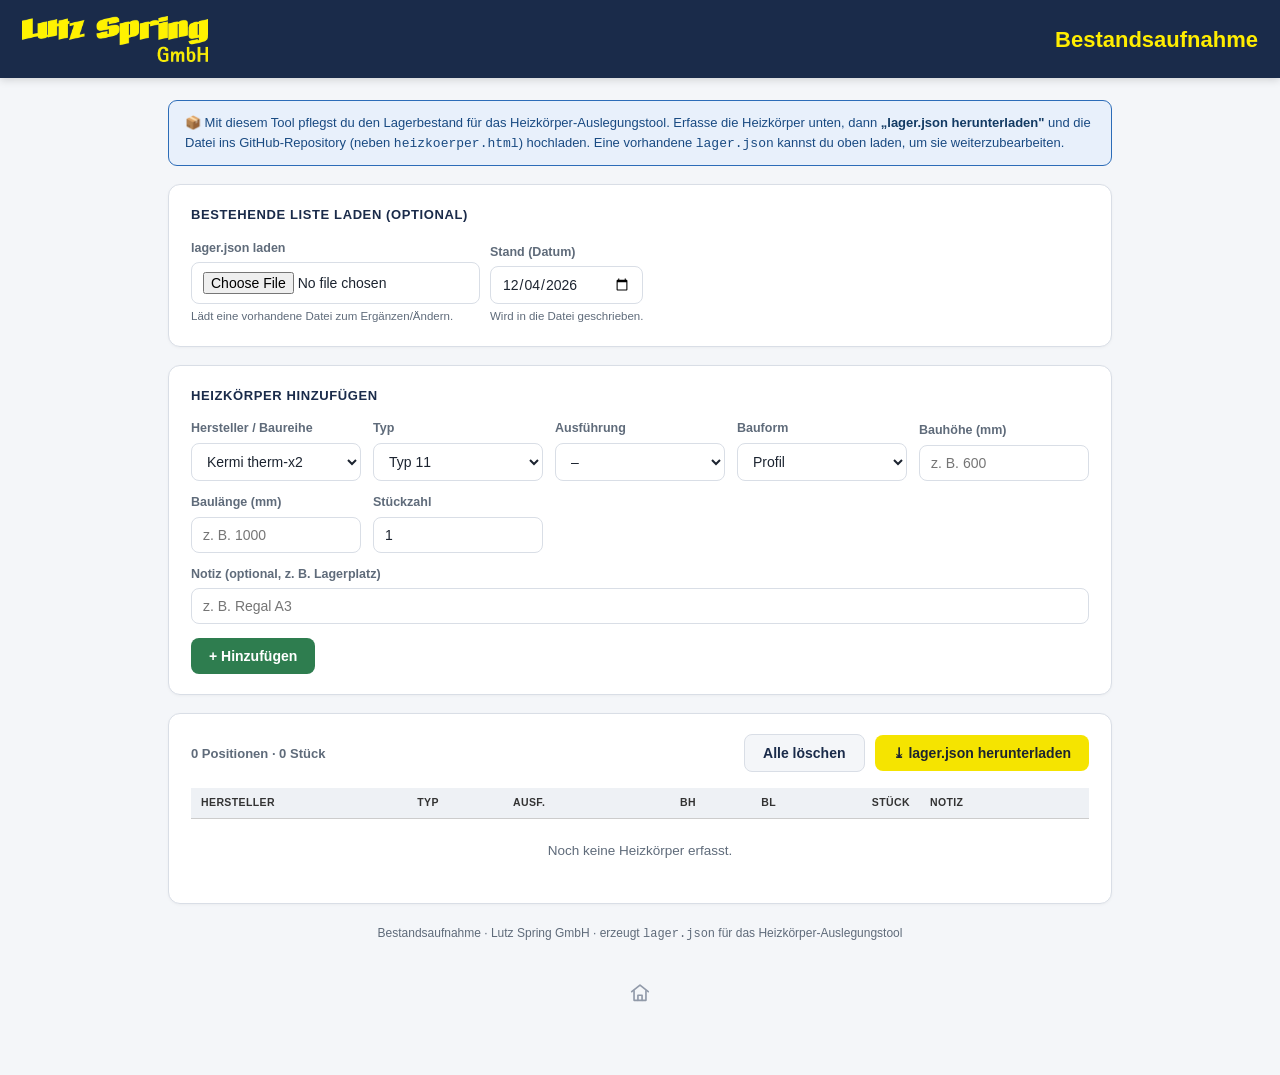
<file: bestandsaufnahme.html>
<!DOCTYPE html>
<html lang="de">
<head>
<meta charset="UTF-8">
<meta name="viewport" content="width=device-width, initial-scale=1.0">
<title>Bestandsaufnahme · Lutz Spring GmbH</title>
<link rel="stylesheet" href="theme.css">
<style>
  /* Datei-eigene Namen -> zentrale Tokens aus theme.css.
     Farbwerte stehen ausschliesslich in theme.css. */
  :root{
    --navy:       var(--brand-navy);
    --navy-light: var(--brand-navy-light);
    --accent:     var(--interactive);
    --green:      var(--status-green);
    --amber:      var(--status-amber);
    --red:        var(--status-red);
    --bg:         var(--bg-cool);
    --line:       var(--border-cool);
    --muted:      var(--text-cool-2);
    --yellow:     var(--brand-yellow);
  }
  *{box-sizing:border-box}
  body{margin:0;font-family:-apple-system,BlinkMacSystemFont,"Segoe UI",Roboto,Helvetica,Arial,sans-serif;background:var(--bg);color:var(--text-cool-strong);line-height:1.5}
  header{background:var(--navy);color:var(--text-on-dark);padding:16px 22px;display:flex;align-items:center;gap:14px;box-shadow:0 2px 8px var(--shadow-md)}
  .logo{display:flex;align-items:center;gap:12px;width:100%}
  .logo-img{height:46px;width:auto;display:block}
  @media(max-width:600px){.logo-img{height:38px}}
  .logo-text{margin-left:auto;text-align:right}
  .logo-text h1{font-size:22px;font-weight:700;margin:0;color:var(--brand-yellow-alt)}
  .logo-text p{font-size:12px;opacity:.8;margin:2px 0 0}
  .wrap{width:100%;max-width:1000px;margin:0 auto;padding:22px 28px 60px}
  @media(max-width:700px){.wrap{padding:22px 14px 50px}}
  .card{background:var(--card);border:1px solid var(--line);border-radius:12px;padding:20px 22px;margin-bottom:18px;box-shadow:0 1px 3px var(--shadow-sm)}
  .card h2{font-size:13px;text-transform:uppercase;letter-spacing:.6px;color:var(--navy);margin:0 0 14px}
  label{display:block;font-size:12.5px;font-weight:600;color:var(--muted);margin-bottom:5px}
  input,select{width:100%;padding:9px 11px;border:1px solid var(--line);border-radius:8px;font-size:14px;font-family:inherit;background:var(--card);color:var(--text-cool-strong)}
  input:focus,select:focus{outline:none;border-color:var(--accent);box-shadow:0 0 0 3px var(--accent-glow)}
  .formgrid{display:grid;grid-template-columns:repeat(auto-fit,minmax(140px,1fr));gap:12px;align-items:end}
  .btn{padding:10px 18px;background:var(--navy);color:var(--text-on-dark);border:none;border-radius:8px;font-weight:700;font-size:14px;cursor:pointer;font-family:inherit;white-space:nowrap}
  .btn:hover{background:var(--navy-light)}
  .btn-green{background:var(--green)} .btn-green:hover{filter:brightness(1.08)}
  .btn-ghost{background:var(--bg);color:var(--navy);border:1px solid var(--line)}
  .btn-ghost:hover{background:var(--surface-cool-hover);border-color:var(--accent)}
  .btn-download{background:var(--yellow);color:var(--text-cool-strong);font-weight:800}
  .btn-download:hover{filter:brightness(.96)}
  .hint{font-size:11.5px;color:var(--muted);margin-top:4px}
  table{width:100%;border-collapse:collapse;font-size:13.5px;margin-top:6px}
  th{text-align:left;background:var(--surface-cool);padding:7px 10px;font-size:10.5px;text-transform:uppercase;letter-spacing:.4px;color:var(--gray-800);border-bottom:1px solid var(--gray-300)}
  td{padding:7px 10px;border-bottom:1px solid var(--gray-150);vertical-align:middle}
  .num{text-align:right}
  .mfr-badge{display:inline-block;padding:1px 8px;border-radius:5px;font-size:11px;font-weight:700;color:var(--text-on-dark);background:var(--accent)}
  .mfr-kermi{background:var(--interactive-strong)} .mfr-verteo{background:var(--mfr-verteo)} .mfr-arbonia{background:var(--mfr-arbonia)} .mfr-zehnder{background:var(--mfr-zehnder)}
  .rowbtn{padding:4px 10px;font-size:12px;border:none;border-radius:6px;cursor:pointer;font-family:inherit;font-weight:600}
  .rowbtn-del{background:var(--danger-bg-soft);color:var(--red)} .rowbtn-del:hover{background:var(--danger-bg-soft-hover-alt)}
  .rowbtn-edit{background:var(--blue-soft);color:var(--navy);margin-right:5px} .rowbtn-edit:hover{background:var(--blue-soft-hover)}
  .empty{text-align:center;color:var(--muted);padding:22px;font-size:13.5px}
  .toolbar{display:flex;gap:10px;flex-wrap:wrap;align-items:center;margin-bottom:16px}
  .toolbar .spacer{flex:1}
  .count{font-size:13px;color:var(--muted);font-weight:600}
  .toast{position:fixed;bottom:24px;left:50%;transform:translateX(-50%) translateY(20px);background:var(--navy);color:var(--text-on-dark);padding:11px 22px;border-radius:9px;font-size:14px;font-weight:600;box-shadow:0 4px 16px var(--shadow-lg);opacity:0;pointer-events:none;transition:.25s;z-index:100}
  .toast.show{opacity:1;transform:translateX(-50%) translateY(0)}
  .stand-row{display:flex;gap:10px;align-items:end;flex-wrap:wrap;margin-top:4px}
  .infobox{background:var(--interactive-bg);border:1px solid var(--interactive-strong);color:var(--interactive-dark);border-radius:9px;padding:12px 16px;font-size:13px;margin-bottom:18px}
  .infobox b{color:var(--info-text-strong)}
  .editnote{background:var(--status-amber-bg);border:1px solid var(--amber);color:var(--warn-text);border-radius:8px;padding:8px 12px;font-size:12.5px;margin-top:10px;display:none}
  .editnote.show{display:block}
  .footer{text-align:center;color:var(--muted);font-size:12px;margin-top:20px}
  .zurueck{display:inline-flex;align-items:center;justify-content:center;width:48px;height:48px;color:var(--navy);text-decoration:none;opacity:.45;transition:opacity .12s}
  .zurueck:hover{opacity:1} .zurueck:active{opacity:.3}
</style>
</head>
<body>
<header>
  <div class="logo">
    <img class="logo-img" src="[data-uri]" alt="Lutz Spring">
    <div class="logo-text">
      <h1>Bestandsaufnahme</h1>
    </div>
  </div>
</header>

<div class="wrap">

  <div class="infobox">
    📦 Mit diesem Tool pflegst du den Lagerbestand für das Heizkörper-Auslegungstool. Erfasse die Heizkörper unten,
    dann <b>„lager.json herunterladen"</b> und die Datei ins GitHub-Repository (neben <code>heizkoerper.html</code>) hochladen.
    Eine vorhandene <code>lager.json</code> kannst du oben laden, um sie weiterzubearbeiten.
  </div>

  <!-- Laden / Stand -->
  <div class="card">
    <h2>Bestehende Liste laden (optional)</h2>
    <div class="stand-row">
      <div>
        <label for="ladeFile">lager.json laden</label>
        <input type="file" id="ladeFile" accept=".json,application/json">
        <div class="hint">Lädt eine vorhandene Datei zum Ergänzen/Ändern.</div>
      </div>
      <div>
        <label for="stand">Stand (Datum)</label>
        <input type="date" id="stand">
        <div class="hint">Wird in die Datei geschrieben.</div>
      </div>
    </div>
  </div>

  <!-- Erfassen -->
  <div class="card">
    <h2>Heizkörper hinzufügen</h2>
    <div class="formgrid">
      <div>
        <label for="hersteller">Hersteller / Baureihe</label>
        <select id="hersteller"></select>
      </div>
      <div>
        <label for="typ">Typ</label>
        <select id="typ"></select>
      </div>
      <div id="ausfWrap">
        <label for="ausf">Ausführung</label>
        <select id="ausf">
          <option value="">–</option>
          <option value="K">K (seitl. Anschluss)</option>
          <option value="V">V (Ventil / Mittelanschl.)</option>
        </select>
      </div>
      <div id="bauformWrap" style="display:none">
        <label for="bauform">Bauform</label>
        <select id="bauform">
          <option value="profil">Profil</option>
          <option value="plan">Plan</option>
        </select>
      </div>
      <div id="anschlussWrap" style="display:none">
        <label for="anschluss">Ventil-Anschluss</label>
        <select id="anschluss">
          <option value="rechts">Rechts</option>
          <option value="links">Links</option>
        </select>
      </div>
      <div>
        <label for="bh">Bauhöhe (mm)</label>
        <input type="number" id="bh" placeholder="z. B. 600" min="0" step="10">
      </div>
      <div>
        <label for="bl">Baulänge (mm)</label>
        <input type="number" id="bl" placeholder="z. B. 1000" min="0" step="10">
      </div>
      <div>
        <label for="stueck">Stückzahl</label>
        <input type="number" id="stueck" placeholder="z. B. 2" min="1" step="1" value="1">
      </div>
      <div style="grid-column:1/-1">
        <label for="notiz">Notiz (optional, z. B. Lagerplatz)</label>
        <input type="text" id="notiz" placeholder="z. B. Regal A3">
      </div>
    </div>
    <div style="margin-top:14px;display:flex;gap:10px;flex-wrap:wrap">
      <button class="btn btn-green" id="addBtn">+ Hinzufügen</button>
      <button class="btn btn-ghost" id="cancelEdit" style="display:none">Bearbeitung abbrechen</button>
    </div>
    <div class="editnote" id="editnote">✏️ Du bearbeitest eine vorhandene Position. „Speichern" übernimmt die Änderung.</div>
  </div>

  <!-- Liste -->
  <div class="card">
    <div class="toolbar">
      <span class="count" id="count">0 Positionen</span>
      <span class="spacer"></span>
      <button class="btn btn-ghost" id="clearBtn">Alle löschen</button>
      <button class="btn btn-download" id="downloadBtn">⤓ lager.json herunterladen</button>
    </div>
    <table>
      <thead>
        <tr><th>Hersteller</th><th>Typ</th><th>Ausf.</th><th class="num">BH</th><th class="num">BL</th><th class="num">Stück</th><th>Notiz</th><th></th></tr>
      </thead>
      <tbody id="tbody"></tbody>
    </table>
    <div class="empty" id="emptyMsg">Noch keine Heizkörper erfasst.</div>
  </div>

  <div class="footer">Bestandsaufnahme · Lutz Spring GmbH · erzeugt <code>lager.json</code> für das Heizkörper-Auslegungstool</div>

  <div style="display:flex; justify-content:center; margin-top:26px;">
    <a class="zurueck" href="index.html" title="Zur Startseite" aria-label="Zur Startseite"><svg viewBox="0 0 24 24" width="22" height="22" fill="none" stroke="currentColor" stroke-width="1.8" stroke-linecap="round" stroke-linejoin="round"><path d="M3 10.5 12 3.5l9 7"/><path d="M5.5 9.5V20h13V9.5"/><path d="M9.75 20v-5.5h4.5V20"/></svg></a>
  </div>

</div>

<div class="toast" id="toast"></div>

<script>
/* Baureihen + Typen – identisch zum Auslegungstool */
const HERSTELLER_LISTE = [
  {id:'kermi',   name:'Kermi therm-x2',   typen:['11','22','33'],          typLabel:t=>'Typ '+t,        ausf:true},
  {id:'verteo',  name:'Kermi Verteo-Profil', typen:['10','20','21','22'],  typLabel:t=>'Verteo Typ '+t, ausf:false},
  {id:'arbonia', name:'Arbonia Röhren',   typen:['2','3','4','5','6'],     typLabel:t=>t+'-Säuler',     ausf:false},
  {id:'zehnder', name:'Zehnder Charleston',typen:['2','3','4','5','6'],    typLabel:t=>t+'-Säuler',     ausf:false}
];
const mfrById = id => HERSTELLER_LISTE.find(m=>m.id===id);

let BESTAND = [];       // Array der Positionen
let editIndex = null;   // Index beim Bearbeiten, sonst null

/* ---------- UI-Aufbau ---------- */
const selH = document.getElementById('hersteller');
HERSTELLER_LISTE.forEach(m=>{
  const o=document.createElement('option'); o.value=m.id; o.textContent=m.name; selH.appendChild(o);
});
function fuelleTypen(){
  const m=mfrById(selH.value); const selT=document.getElementById('typ');
  selT.innerHTML='';
  m.typen.forEach(t=>{ const o=document.createElement('option'); o.value=t; o.textContent=m.typLabel(t); selT.appendChild(o); });
  // Ausführung nur bei Kermi therm-x2
  document.getElementById('ausfWrap').style.display = m.ausf ? '' : 'none';
  if(!m.ausf) document.getElementById('ausf').value='';
  // Bauform (Profil/Plan) nur bei Kermi therm-x2
  document.getElementById('bauformWrap').style.display = m.ausf ? '' : 'none';
  aktualisiereAnschluss();
}
// Anschluss-Feld (rechts/links) nur bei Kermi + Ventilausführung (V)
function aktualisiereAnschluss(){
  const m=mfrById(selH.value);
  const istVentil = m.ausf && document.getElementById('ausf').value==='V';
  document.getElementById('anschlussWrap').style.display = istVentil ? '' : 'none';
}
document.getElementById('ausf').addEventListener('change', aktualisiereAnschluss);
selH.addEventListener('change', fuelleTypen);
fuelleTypen();

// Standdatum vorbelegen (heute)
document.getElementById('stand').value = new Date().toISOString().slice(0,10);

/* ---------- Hinzufügen / Bearbeiten ---------- */
function leseFormular(){
  const m=mfrById(selH.value);
  const bh=parseInt(document.getElementById('bh').value,10);
  const bl=parseInt(document.getElementById('bl').value,10);
  const stueck=parseInt(document.getElementById('stueck').value,10);
  if(!bh||!bl){ toast('Bitte Bauhöhe und Baulänge angeben.'); return null; }
  if(!stueck||stueck<1){ toast('Bitte eine Stückzahl ≥ 1 angeben.'); return null; }
  const ausf=document.getElementById('ausf').value;
  // Ohne Ausfuehrung ist die Position fuer heizkoerper.html nicht zuordenbar:
  // der Lagerabgleich dort vergleicht K/V und wertet eine fehlende Angabe
  // bewusst als "kein Treffer". Deshalb hier schon verlangen.
  if(m.ausf && !ausf){ toast('Bitte die Ausführung angeben (K oder V).'); return null; }
  const pos={ hersteller:m.id, typ:document.getElementById('typ').value, bh, bl, stueck };
  if(m.ausf && ausf) pos.v=ausf;
  // Bauform nur bei Kermi therm-x2
  if(m.ausf) pos.bauform=document.getElementById('bauform').value;
  // Anschluss-Seite nur bei Ventilausführung
  if(m.ausf && ausf==='V') pos.anschluss=document.getElementById('anschluss').value;
  const notiz=document.getElementById('notiz').value.trim();
  if(notiz) pos.notiz=notiz;
  return pos;
}
document.getElementById('addBtn').addEventListener('click',()=>{
  const pos=leseFormular(); if(!pos) return;
  if(editIndex!==null){
    BESTAND[editIndex]=pos; editIndex=null; beendeEdit(); toast('Position aktualisiert.');
  } else {
    // gleiche Position (Hersteller/Typ/BH/BL/Ausf./Bauform/Anschluss) -> Stück addieren
    const gleich=BESTAND.findIndex(p=>p.hersteller===pos.hersteller&&p.typ===pos.typ&&p.bh===pos.bh&&p.bl===pos.bl&&(p.v||'')===(pos.v||'')&&(p.bauform||'')===(pos.bauform||'')&&(p.anschluss||'')===(pos.anschluss||''));
    if(gleich>=0){ BESTAND[gleich].stueck+=pos.stueck; if(pos.notiz) BESTAND[gleich].notiz=pos.notiz; toast('Vorhandene Position ergänzt (Stück addiert).'); }
    else { BESTAND.push(pos); toast('Heizkörper hinzugefügt.'); }
  }
  render(); resetEingaben();
});
document.getElementById('cancelEdit').addEventListener('click',()=>{ editIndex=null; beendeEdit(); resetEingaben(); });

function resetEingaben(){
  document.getElementById('bh').value='';
  document.getElementById('bl').value='';
  document.getElementById('stueck').value='1';
  document.getElementById('notiz').value='';
  document.getElementById('bh').focus();
}
function starteEdit(idx){
  const p=BESTAND[idx]; editIndex=idx;
  selH.value=p.hersteller; fuelleTypen();
  document.getElementById('typ').value=p.typ;
  const m=mfrById(p.hersteller);
  if(m.ausf) document.getElementById('ausf').value=p.v||'';
  if(m.ausf) document.getElementById('bauform').value=p.bauform||'profil';
  aktualisiereAnschluss();
  if(m.ausf && p.v==='V' && p.anschluss) document.getElementById('anschluss').value=p.anschluss;
  document.getElementById('bh').value=p.bh;
  document.getElementById('bl').value=p.bl;
  document.getElementById('stueck').value=p.stueck;
  document.getElementById('notiz').value=p.notiz||'';
  document.getElementById('addBtn').textContent='✓ Speichern';
  document.getElementById('cancelEdit').style.display='';
  document.getElementById('editnote').classList.add('show');
  window.scrollTo({top:0,behavior:'smooth'});
}
function beendeEdit(){
  document.getElementById('addBtn').textContent='+ Hinzufügen';
  document.getElementById('cancelEdit').style.display='none';
  document.getElementById('editnote').classList.remove('show');
}

/* ---------- Liste rendern ---------- */
function render(){
  const tb=document.getElementById('tbody');
  const empty=document.getElementById('emptyMsg');
  document.getElementById('count').textContent =
    BESTAND.length+' Position'+(BESTAND.length===1?'':'en')+' · '+BESTAND.reduce((s,p)=>s+p.stueck,0)+' Stück';
  if(!BESTAND.length){ tb.innerHTML=''; empty.style.display='block'; return; }
  empty.style.display='none';
  tb.innerHTML = BESTAND.map((p,idx)=>{
    const m=mfrById(p.hersteller);
    return `<tr>
      <td><span class="mfr-badge mfr-${p.hersteller}">${m?m.name:p.hersteller}</span></td>
      <td>${m?m.typLabel(p.typ):p.typ}${p.bauform?` <span style="color:var(--muted);font-size:11px">${p.bauform==='plan'?'Plan':'Profil'}</span>`:''}</td>
      <td>${p.v||'–'}${p.v==='V'&&p.anschluss?` <span style="color:var(--muted);font-size:11px">(${p.anschluss})</span>`:''}</td>
      <td class="num">${p.bh}</td>
      <td class="num">${p.bl}</td>
      <td class="num"><b>${p.stueck}</b></td>
      <td>${p.notiz?p.notiz.replace(/</g,'&lt;'):'<span style="color:var(--gray-400)">–</span>'}</td>
      <td style="white-space:nowrap;text-align:right">
        <button class="rowbtn rowbtn-edit" data-edit="${idx}">Ändern</button>
        <button class="rowbtn rowbtn-del" data-del="${idx}">Löschen</button>
      </td>
    </tr>`;
  }).join('');
  tb.querySelectorAll('[data-edit]').forEach(b=>b.addEventListener('click',()=>starteEdit(+b.dataset.edit)));
  tb.querySelectorAll('[data-del]').forEach(b=>b.addEventListener('click',()=>{
    BESTAND.splice(+b.dataset.del,1); if(editIndex!==null){editIndex=null;beendeEdit();resetEingaben();} render(); toast('Position gelöscht.');
  }));
}

document.getElementById('clearBtn').addEventListener('click',()=>{
  if(!BESTAND.length) return;
  if(confirm('Wirklich alle '+BESTAND.length+' Positionen löschen?')){ BESTAND=[]; editIndex=null; beendeEdit(); render(); resetEingaben(); toast('Liste geleert.'); }
});

/* ---------- Laden ---------- */
document.getElementById('ladeFile').addEventListener('change',e=>{
  const f=e.target.files[0]; if(!f) return;
  const r=new FileReader();
  r.onload=ev=>{
    try{
      const data=JSON.parse(ev.target.result);
      const arr=Array.isArray(data.bestand)?data.bestand:(Array.isArray(data)?data:null);
      if(!arr) throw new Error('Feld "bestand" nicht gefunden');
      // validieren/normalisieren
      BESTAND = arr.filter(p=>p&&p.hersteller&&p.typ&&p.bh&&p.bl).map(p=>{
        const o={hersteller:String(p.hersteller),typ:String(p.typ),bh:Number(p.bh),bl:Number(p.bl),stueck:Number(p.stueck)||1};
        if(p.v) o.v=String(p.v); if(p.bauform) o.bauform=String(p.bauform); if(p.anschluss) o.anschluss=String(p.anschluss); if(p.notiz) o.notiz=String(p.notiz); return o;
      });
      if(data.stand) document.getElementById('stand').value=data.stand;
      render(); toast(BESTAND.length+' Positionen geladen.');
    }catch(err){ toast('Datei konnte nicht gelesen werden: '+err.message); }
    e.target.value=''; // erneutes Laden derselben Datei ermöglichen
  };
  r.readAsText(f);
});

/* ---------- Download ---------- */
document.getElementById('downloadBtn').addEventListener('click',()=>{
  if(!BESTAND.length){ toast('Liste ist leer – nichts zum Speichern.'); return; }
  const stand=document.getElementById('stand').value || new Date().toISOString().slice(0,10);
  const daten={
    _hinweis:"Lagerbestand Lutz Spring GmbH. Neben heizkoerper.html im selben Ordner ablegen. Felder: hersteller (kermi|verteo|arbonia|zehnder), typ, bh, bl, stueck. Pflicht bei Kermi/Verteo: v ('K' Kompakt / 'V' Ventil) - ohne diese Angabe findet heizkoerper.html die Position nicht. Optional: bauform ('profil'/'plan' bei Kermi therm-x2), anschluss ('rechts'/'links' bei Ventilausführung V), notiz.",
    stand,
    bestand: BESTAND
  };
  const txt=JSON.stringify(daten,null,2);
  const blob=new Blob([txt],{type:'application/json'});
  const url=URL.createObjectURL(blob);
  const a=document.createElement('a');
  a.href=url; a.download='lager.json';
  document.body.appendChild(a); a.click(); document.body.removeChild(a);
  URL.revokeObjectURL(url);
  toast('lager.json heruntergeladen.');
});

/* ---------- Toast ---------- */
let toastT;
function toast(msg){
  const t=document.getElementById('toast'); t.textContent=msg; t.classList.add('show');
  clearTimeout(toastT); toastT=setTimeout(()=>t.classList.remove('show'),1900);
}

render();
</script>
</body>
</html>
</file>
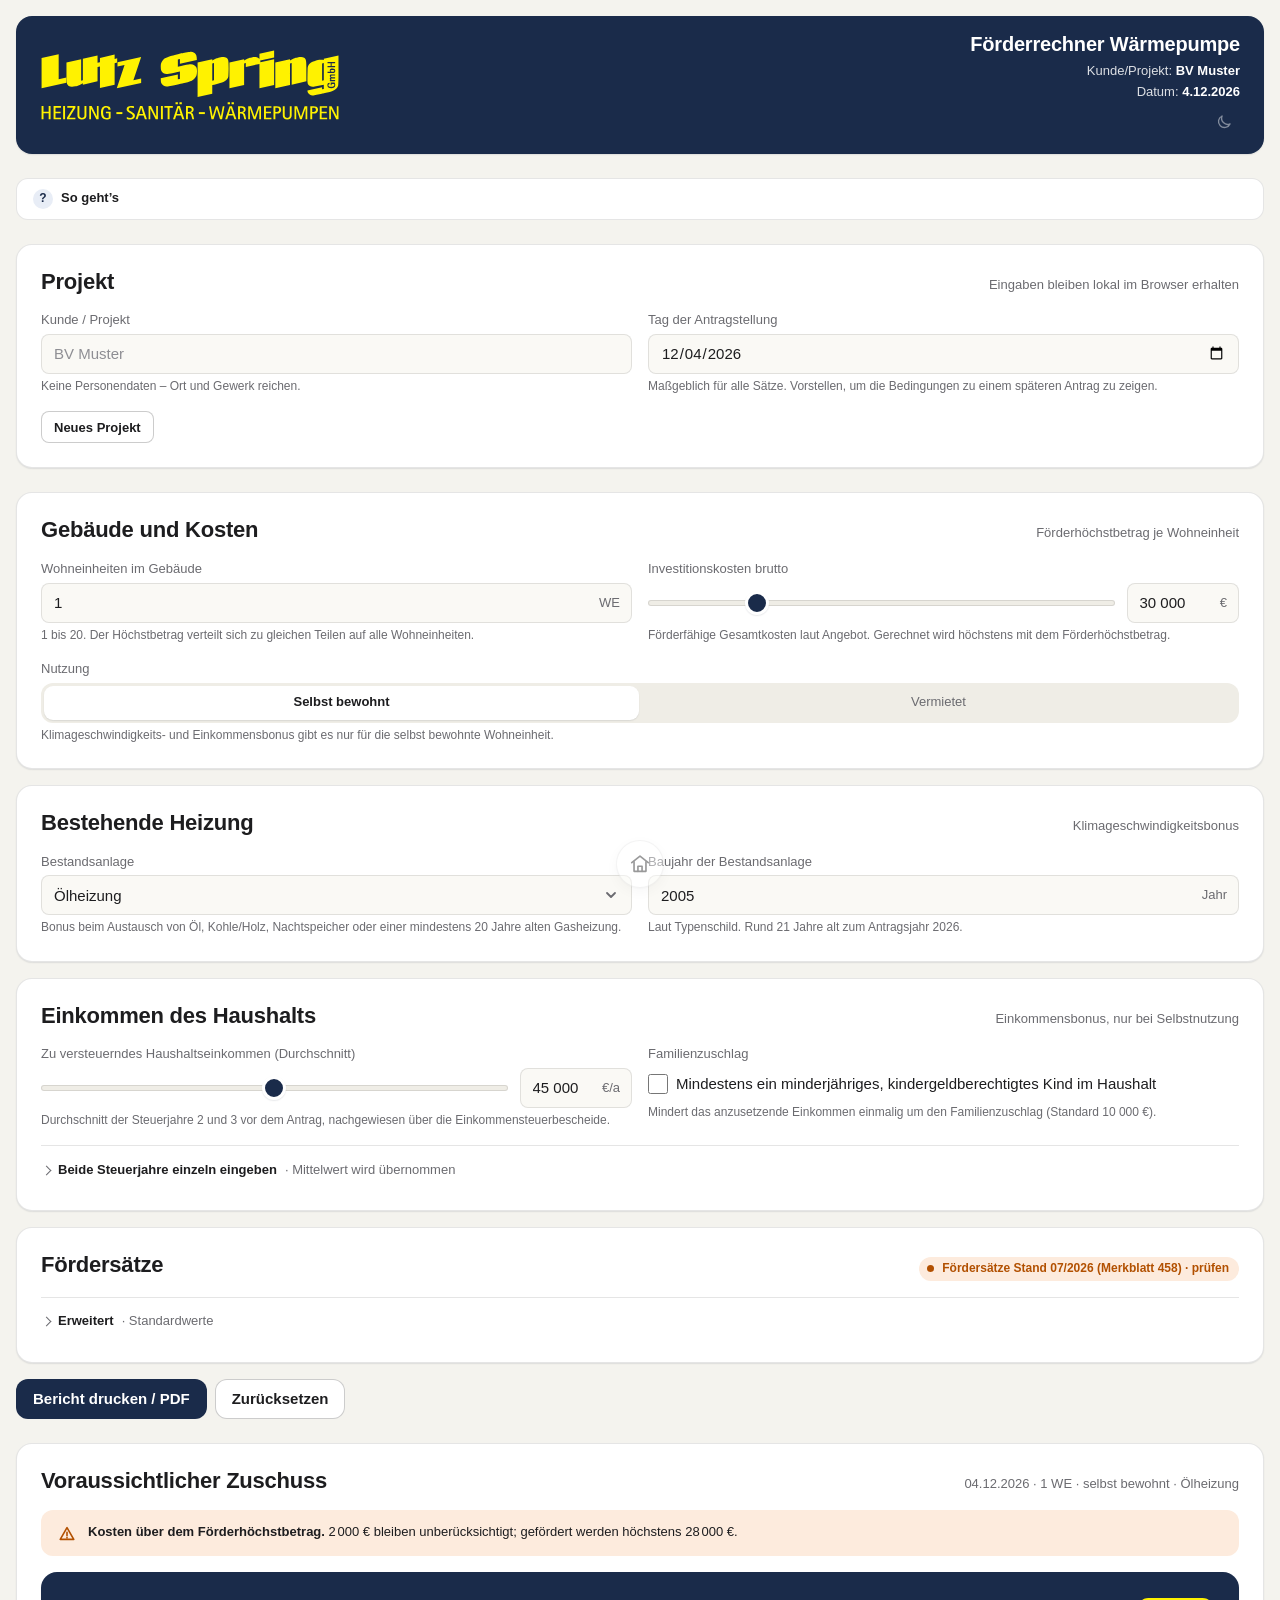
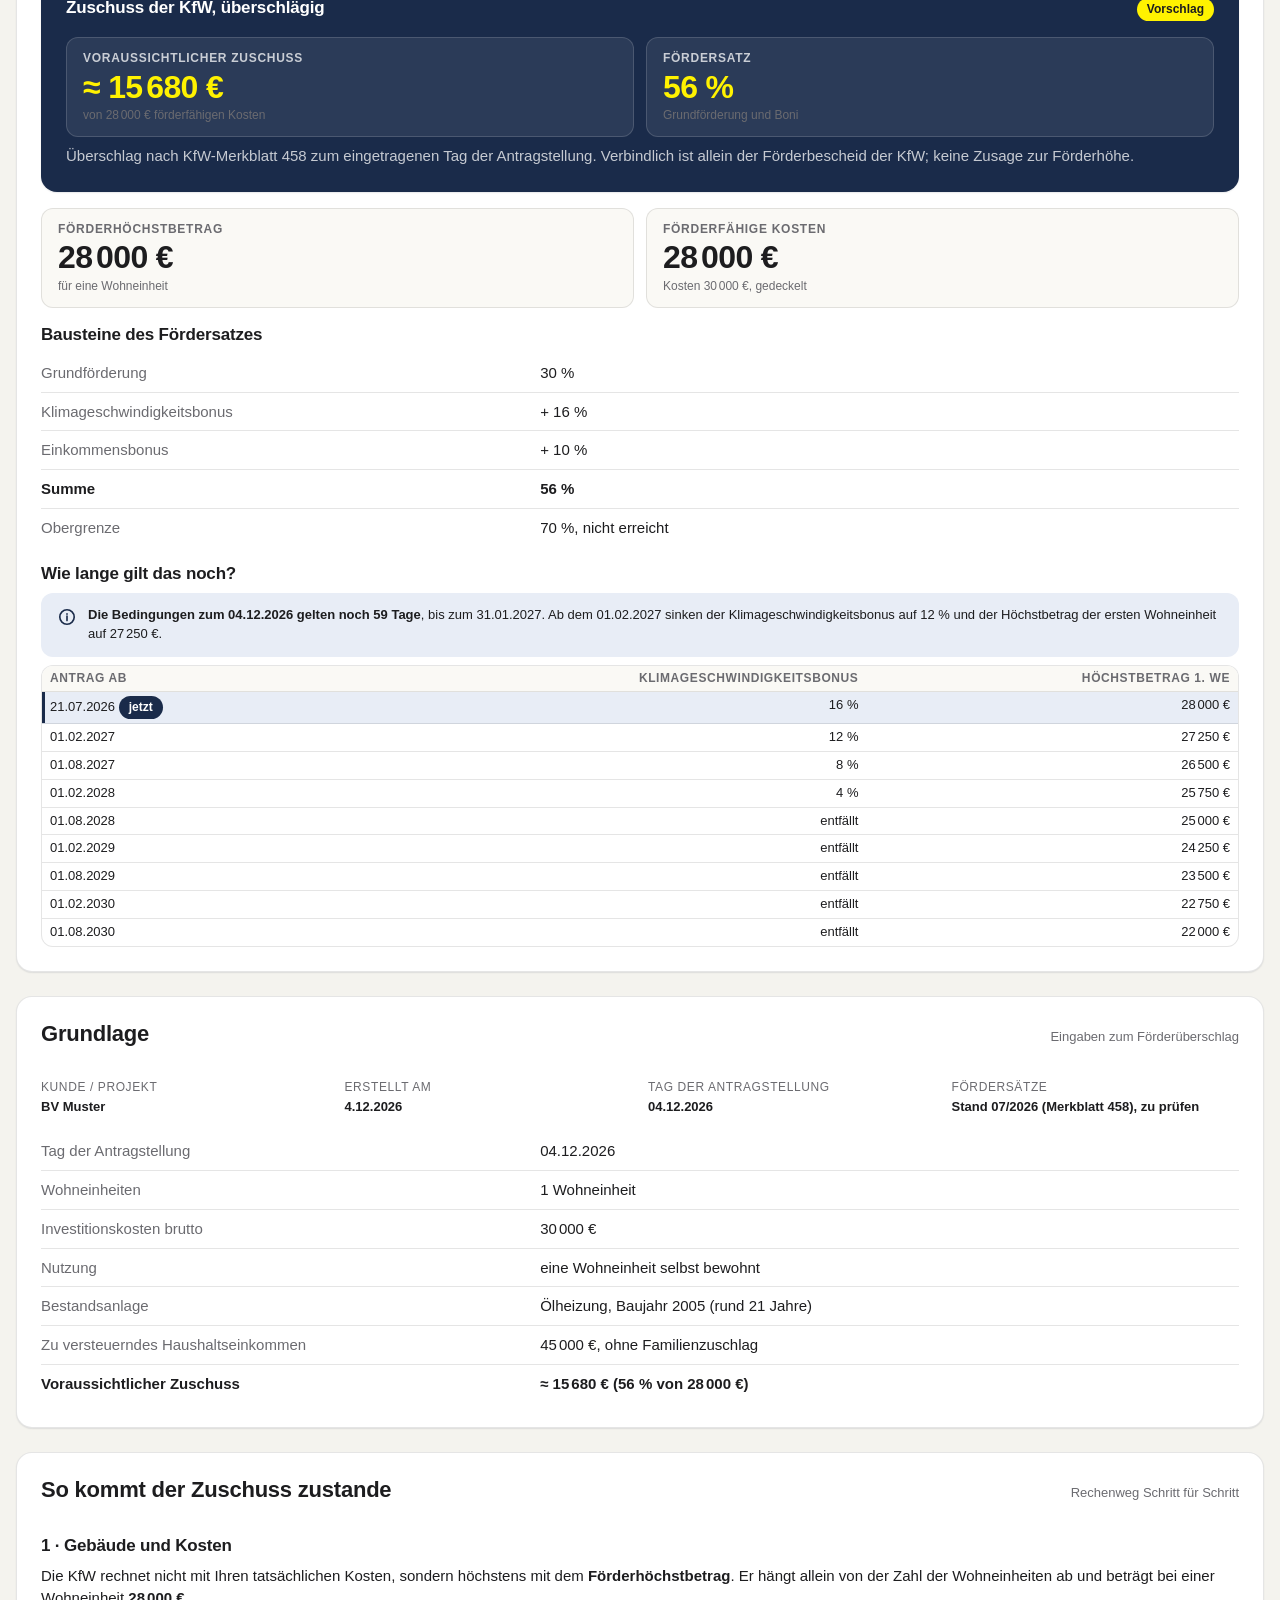
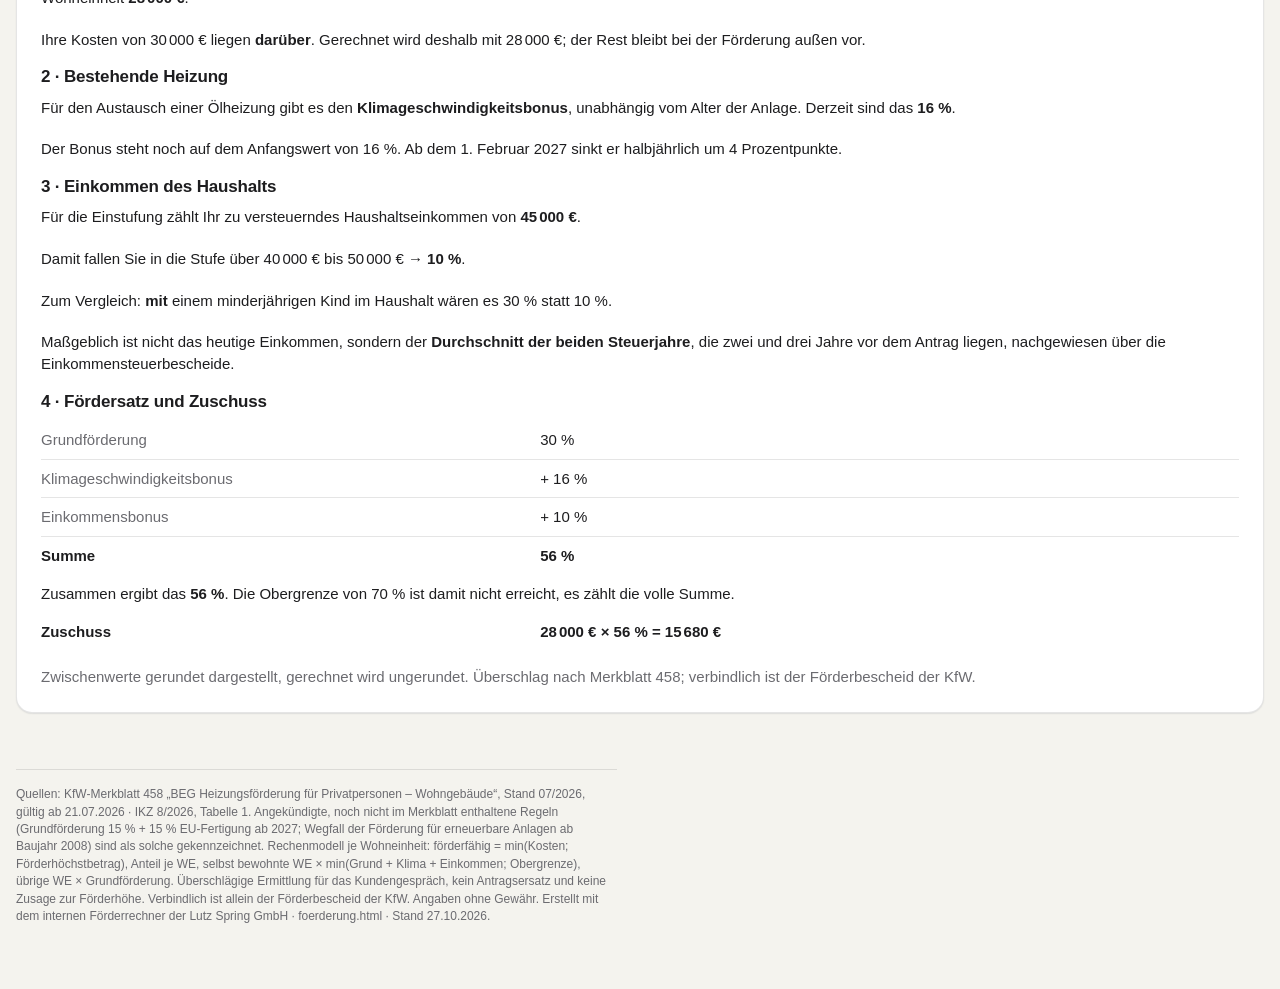
<file: foerderung.html>
<!DOCTYPE html>
<html lang="de">
<head>
<meta charset="utf-8">
<meta name="viewport" content="width=device-width, initial-scale=1, viewport-fit=cover">
<meta name="robots" content="noindex, nofollow">
<meta name="theme-color" content="#1a2b4a">
<link rel="icon" href="assets/icons/favicon.svg" type="image/svg+xml">
<link rel="apple-touch-icon" href="assets/icons/apple-touch-icon.png">
<meta name="apple-mobile-web-app-capable" content="yes">
<meta name="apple-mobile-web-app-status-bar-style" content="black-translucent">
<meta name="apple-mobile-web-app-title" content="Förderrechner">
<title>Förderrechner Wärmepumpe · Lutz Spring GmbH</title>
<!-- design.css:start -->
<style>
/* ============================================================
   design.css · Lutz Spring GmbH · Heizung · Sanitär · Wärmepumpen
   Gemeinsames Designsystem für alle internen HTML-Tools.
   Version 2.1.2 · Stand 2026-10-25
   Einbinden:  Beim Veröffentlichen fügt _build/inline.py diese Datei in jedes
               Tool ein (Marker design.css:start / design.css:end im HTML).
               Ein Tool bleibt so eine einzelne Datei.
   Regeln:     DESIGNREGELN.md · Referenz: styleguide.html
   Keine externen Abhängigkeiten. Systemschrift. Hell + Dunkel.
   ============================================================ */

/* ------------------------------------------------------------
   1 · TOKENS (hell = Standard)
   Alle Farben nur über diese Variablen verwenden.
   ------------------------------------------------------------ */
:root {
  color-scheme: light;

  /* Marke [BESTÄTIGT 03_design-system.md] */
  --ls-navy:        #1a2b4a;
  --ls-navy-2:      #223a63;   /* Hover/aktiv auf Navy */
  --ls-navy-3:      #142238;   /* gedrückt */
  --ls-yellow:      #fff200;   /* Logo-Gelb [BESTÄTIGT 2026-10-25]; nur Logo + Akzent, nie Textfarbe auf hellem Grund */
  --ls-yellow-ink:  #8a6d00;   /* lesbares „Gelb“ als Text auf Weiß (≥ 4,5:1) */

  /* Flächen */
  --ls-bg:          #f4f3ee;   /* Creme, Seitenhintergrund [BESTÄTIGT] */
  --ls-surface:     #ffffff;   /* Karten */
  --ls-surface-2:   #faf9f5;   /* Eingaben, Zebra-Zeilen, Tabellenköpfe */
  --ls-surface-3:   #efede6;   /* gedrückt / ausgewählt */
  --ls-line:        rgba(0, 0, 0, 0.10);
  --ls-line-strong: rgba(0, 0, 0, 0.20);

  /* Text */
  --ls-text:        #1d1d1f;
  --ls-text-2:      #6b6b70;   /* Sekundär, Labels (4,8:1 auf Creme) */
  --ls-text-3:      #8e8e93;   /* nur Platzhalter, deaktiviert */
  --ls-on-navy:     #ffffff;

  /* Interaktion */
  --ls-primary:     var(--ls-navy);
  --ls-primary-hover: var(--ls-navy-2);
  --ls-primary-active: var(--ls-navy-3);
  --ls-on-primary:  #ffffff;
  --ls-link:        var(--ls-navy);
  --ls-focus:       var(--ls-navy);
  --ls-focus-ring:  rgba(26, 43, 74, 0.25);
  --ls-selection:   rgba(255, 242, 0, 0.45);

  /* Zustände (semantisch, nicht Akzent) */
  --ls-ok:          #1a7a36;  --ls-ok-bg:     #e3f3e7;
  --ls-warn:        #b25000;  --ls-warn-bg:   #fdebdd;
  --ls-danger:      #d70015;  --ls-danger-bg: #fde4e6;
  --ls-info:        #1a2b4a;  --ls-info-bg:   #e8edf6;

  /* Diagramme: Reihenfarben mit fester Bedeutung (Wärmepumpe = Navy, Bestand Gas/Öl = Grau, Strom/PV = Gelb-Ocker, Vergleich = Stahlblau) */
  --ls-chart-wp:    #1a2b4a;
  --ls-chart-alt:   #8e8e93;
  --ls-chart-pv:    #c9a800;
  --ls-chart-2:     #4f75b8;
  --ls-chart-grid:  rgba(0, 0, 0, 0.08);
  --ls-chart-text:  #6b6b70;

  /* Schatten (Tiefe sparsam) */
  --ls-shadow-1: 0 1px 2px rgba(20, 30, 50, 0.06), 0 1px 1px rgba(20, 30, 50, 0.04);
  --ls-shadow-2: 0 4px 16px rgba(20, 30, 50, 0.08), 0 1px 2px rgba(20, 30, 50, 0.05);

  /* Schrift: Systemschrift wie auf iPad und Mac [BESTÄTIGT: keine externen Abhängigkeiten] */
  --ls-font: -apple-system, BlinkMacSystemFont, "SF Pro Text", "Segoe UI", Roboto, "Helvetica Neue", Arial, sans-serif;
  --ls-font-mono: ui-monospace, "SF Mono", Menlo, Consolas, "Liberation Mono", monospace;
  --ls-fs-xs: 0.75rem;    /* 12 · Fußnoten */
  --ls-fs-sm: 0.8125rem;  /* 13 · Labels, Tabellen dicht */
  --ls-fs-md: 0.9375rem;  /* 15 · Fließtext, Eingaben */
  --ls-fs-lg: 1.0625rem;  /* 17 · Kartentitel */
  --ls-fs-xl: 1.375rem;   /* 22 · Abschnitt */
  --ls-fs-2xl: 1.75rem;   /* 28 · Seitentitel */
  --ls-fs-kpi: 2rem;      /* 32 · Kennzahl */
  --ls-lh: 1.45;

  /* Abstände: 8-px-Raster */
  --ls-s1: 4px; --ls-s2: 8px; --ls-s3: 12px; --ls-s4: 16px;
  --ls-s5: 24px; --ls-s6: 32px; --ls-s7: 48px; --ls-s8: 64px;

  /* Radien */
  --ls-r-sm: 8px; --ls-r-md: 12px; --ls-r-lg: 16px; --ls-r-pill: 999px;

  /* Maße */
  --ls-max: 1400px;           /* [BESTÄTIGT] */
  --ls-control-h: 40px;       /* Höhe Eingaben/Buttons (Maus) */
  --ls-touch-h: 44px;         /* Höhe auf Touch (iPad) */
  --ls-gutter: 16px;

  /* Theme-Schalter: welches Symbol sichtbar ist (hell → Mond anbieten) */
  --ls-icon-moon: block;
  --ls-icon-sun: none;
}

/* Dunkel: folgt dem System, solange kein data-theme gesetzt ist */
@media (prefers-color-scheme: dark) {
  :root:not([data-theme="light"]) {
    color-scheme: dark;
    --ls-navy:        #16233d;
    --ls-navy-2:      #1d2f52;
    --ls-navy-3:      #111b30;
    --ls-yellow-ink:  #fff200;
    --ls-bg:          #141416;
    --ls-surface:     #1e1e20;
    --ls-surface-2:   #27272a;
    --ls-surface-3:   #313134;
    --ls-line:        rgba(255, 255, 255, 0.11);
    --ls-line-strong: rgba(255, 255, 255, 0.22);
    --ls-text:        #f5f5f7;
    --ls-text-2:      #a1a1a6;
    --ls-text-3:      #7c7c82;
    --ls-primary:     #4f75b8;
    --ls-primary-hover: #5d83c6;
    --ls-primary-active: #43669f;
    --ls-link:        #8fb3f0;
    --ls-focus:       #8fb3f0;
    --ls-focus-ring:  rgba(143, 179, 240, 0.30);
    --ls-selection:   rgba(255, 242, 0, 0.30);
    --ls-ok:     #30d158; --ls-ok-bg:     rgba(48, 209, 88, 0.14);
    --ls-warn:   #ff9f0a; --ls-warn-bg:   rgba(255, 159, 10, 0.14);
    --ls-danger: #ff453a; --ls-danger-bg: rgba(255, 69, 58, 0.14);
    --ls-info:   #8fb3f0; --ls-info-bg:   rgba(143, 179, 240, 0.14);
    --ls-chart-wp: #8fb3f0; --ls-chart-alt: #7c7c82; --ls-chart-pv: #e6c800; --ls-chart-2: #4f75b8; --ls-chart-grid: rgba(255,255,255,0.09); --ls-chart-text: #a1a1a6;
    --ls-shadow-1: 0 1px 2px rgba(0, 0, 0, 0.4);
    --ls-shadow-2: 0 6px 20px rgba(0, 0, 0, 0.45);
    --ls-icon-moon: none;
    --ls-icon-sun: block;
  }
}
/* Dunkel: ausdrücklich gewählt (Schalter im Tool) – gleiche Werte */
:root[data-theme="dark"] {
  color-scheme: dark;
  --ls-icon-moon: none;
  --ls-icon-sun: block;
  --ls-navy:        #16233d;
  --ls-navy-2:      #1d2f52;
  --ls-navy-3:      #111b30;
  --ls-yellow-ink:  #fff200;
  --ls-bg:          #141416;
  --ls-surface:     #1e1e20;
  --ls-surface-2:   #27272a;
  --ls-surface-3:   #313134;
  --ls-line:        rgba(255, 255, 255, 0.11);
  --ls-line-strong: rgba(255, 255, 255, 0.22);
  --ls-text:        #f5f5f7;
  --ls-text-2:      #a1a1a6;
  --ls-text-3:      #7c7c82;
  --ls-primary:     #4f75b8;
  --ls-primary-hover: #5d83c6;
  --ls-primary-active: #43669f;
  --ls-link:        #8fb3f0;
  --ls-focus:       #8fb3f0;
  --ls-focus-ring:  rgba(143, 179, 240, 0.30);
  --ls-selection:   rgba(255, 242, 0, 0.30);
  --ls-ok:     #30d158; --ls-ok-bg:     rgba(48, 209, 88, 0.14);
  --ls-warn:   #ff9f0a; --ls-warn-bg:   rgba(255, 159, 10, 0.14);
  --ls-danger: #ff453a; --ls-danger-bg: rgba(255, 69, 58, 0.14);
  --ls-info:   #8fb3f0; --ls-info-bg:   rgba(143, 179, 240, 0.14);
  --ls-chart-wp: #8fb3f0; --ls-chart-alt: #7c7c82; --ls-chart-pv: #e6c800; --ls-chart-2: #4f75b8; --ls-chart-grid: rgba(255,255,255,0.09); --ls-chart-text: #a1a1a6;
  --ls-shadow-1: 0 1px 2px rgba(0, 0, 0, 0.4);
  --ls-shadow-2: 0 6px 20px rgba(0, 0, 0, 0.45);
}

/* ------------------------------------------------------------
   2 · BASIS
   ------------------------------------------------------------ */
*, *::before, *::after { box-sizing: border-box; }
html { -webkit-text-size-adjust: 100%; height: 100%; }
body {
  margin: 0;
  min-height: 100%;
  background: var(--ls-bg);
  color: var(--ls-text);
  font: var(--ls-fs-md) / var(--ls-lh) var(--ls-font);
  -webkit-font-smoothing: antialiased;
  padding-block: calc(var(--ls-s4) + env(safe-area-inset-top, 0px)) calc(var(--ls-s8) + env(safe-area-inset-bottom, 0px)); /* oben: Statusleiste der Homescreen-App; unten: Haus-Icon */
  padding-left:  max(var(--ls-gutter), env(safe-area-inset-left, 0px));
  padding-right: max(var(--ls-gutter), env(safe-area-inset-right, 0px));
}
::selection { background: var(--ls-selection); }
img, svg, canvas { max-width: 100%; height: auto; }
[hidden] { display: none !important; }
a { color: var(--ls-link); text-decoration: underline; text-underline-offset: 2px; text-decoration-thickness: 1px; }
a:hover { text-decoration-thickness: 2px; }
hr { border: 0; border-top: 1px solid var(--ls-line); margin: var(--ls-s5) 0; }
code, kbd, .ls-mono { font-family: var(--ls-font-mono); font-size: 0.92em; }
small, .ls-small { font-size: var(--ls-fs-sm); }
sub, sup { line-height: 0; }

h1, h2, h3, h4 { margin: 0; color: var(--ls-text); font-weight: 600; letter-spacing: -0.01em; text-wrap: balance; hyphens: auto; -webkit-hyphens: auto; }
h1 { font-size: var(--ls-fs-2xl); line-height: 1.15; letter-spacing: -0.02em; }
h2 { font-size: var(--ls-fs-xl);  line-height: 1.2; }
h3 { font-size: var(--ls-fs-lg);  line-height: 1.3; }
h4 { font-size: var(--ls-fs-md);  line-height: 1.35; }
p  { margin: 0; }
p + p { margin-top: var(--ls-s3); }
.ls-prose { max-width: 70ch; }
.ls-prose p + p { margin-top: var(--ls-s3); }

/* Fokus: immer sichtbar, Tastatur und Touch */
:focus { outline: none; }
:focus-visible { outline: 2px solid var(--ls-focus); outline-offset: 2px; border-radius: var(--ls-r-sm); }

/* Reduzierte Bewegung respektieren */
@media (prefers-reduced-motion: reduce) {
  *, *::before, *::after { animation: none !important; transition: none !important; scroll-behavior: auto !important; }
}

/* ------------------------------------------------------------
   3 · LAYOUT
   ------------------------------------------------------------ */
.ls-container { max-width: var(--ls-max); margin-inline: auto; width: 100%; min-width: 0; }
.ls-stack  { display: grid; gap: var(--ls-s4); }
/* Grid-Kinder dürfen nie breiter werden als ihr Platz (Tabellen/Code scrollen im eigenen Rahmen) */
.ls-container > *, .ls-stack > *, .ls-form > *, .ls-fields > *, .ls-card > * { min-width: 0; }
.ls-stack--tight { gap: var(--ls-s2); }
.ls-stack--loose { gap: var(--ls-s5); }
.ls-row    { display: flex; flex-wrap: wrap; align-items: center; gap: var(--ls-s2) var(--ls-s3); }
.ls-row--between { justify-content: space-between; }
.ls-row--end { justify-content: flex-end; }
.ls-grow { flex: 1 1 auto; min-width: 0; }
.ls-section { margin-top: var(--ls-s6); }
.ls-section > h2 { margin-bottom: var(--ls-s4); }

/* Karten-Raster [BESTÄTIGT: minmax(250px,1fr), einspaltig < 700 px] */
.ls-grid { display: grid; grid-template-columns: repeat(auto-fit, minmax(250px, 1fr)); gap: var(--ls-s4); }
.ls-grid--2 { grid-template-columns: repeat(auto-fit, minmax(min(100%, 340px), 1fr)); }
.ls-grid--3 { grid-template-columns: repeat(auto-fit, minmax(min(100%, 280px), 1fr)); }
.ls-grid > * { min-width: 0; }
@media (max-width: 699.98px) { .ls-grid, .ls-grid--2, .ls-grid--3 { grid-template-columns: 1fr; } }

/* ------------------------------------------------------------
   4 · KOPF (Navy-Balken mit runden Ecken [BESTÄTIGT]) + FUSS
   ------------------------------------------------------------ */
.ls-header {
  background: var(--ls-navy);
  color: var(--ls-on-navy);
  border-radius: var(--ls-r-lg);
  padding: var(--ls-s4) var(--ls-s5);
  display: grid;
  grid-template-columns: auto 1fr;
  align-items: center;
  gap: var(--ls-s3) var(--ls-s5);
  box-shadow: var(--ls-shadow-1);
}
.ls-header__brand { display: grid; gap: 2px; }
/* Logo Variante B (Wortmarke mit Slogan) als Inline-SVG; Farbe über currentColor. Mindestens 280 px breit, sonst ist der Slogan im Logo unlesbar. */
.ls-header__logo { display: block; width: min(300px, 100%); height: auto; color: var(--ls-yellow); }
.ls-header__logo--navy { color: var(--ls-navy); } /* Ausnahme: Logo ohne Navy-Hintergrund (Fuß, helle Fläche) */
.ls-header__slogan { font-size: var(--ls-fs-sm); color: var(--ls-yellow); letter-spacing: 0.02em; }
.ls-header:has(> .ls-header__title) { grid-template-columns: auto 1fr auto; } /* alte Form mit Titelblock in der Mitte */
.ls-header__title { display: grid; gap: 2px; min-width: 0; }
.ls-header__title h1 { color: var(--ls-on-navy); font-size: var(--ls-fs-xl); }
/* Standard (2.1.2): Toolname rechts oben über Kunde/Projekt, kein Untertitel */
.ls-header__meta .ls-header__title h1, .ls-header__meta h1 { font-size: 1.25rem; line-height: 1.2; font-weight: 600; letter-spacing: -0.01em; color: var(--ls-on-navy); margin: 0 0 2px; text-align: right; }
.ls-header__sub { font-size: var(--ls-fs-sm); color: rgba(255,255,255,0.75); }
.ls-header__meta { display: grid; gap: 2px; justify-items: end; justify-self: end; text-align: right; font-size: var(--ls-fs-sm); color: rgba(255,255,255,0.85); white-space: nowrap; min-width: 0; }
.ls-header__meta b { color: var(--ls-on-navy); font-weight: 600; }
.ls-header__meta .ls-header__title { justify-items: end; margin-bottom: 2px; }
.ls-header a { color: var(--ls-on-navy); }
.ls-header .ls-btn--ghost { color: var(--ls-on-navy); border-color: rgba(255,255,255,0.35); }
.ls-header .ls-btn--ghost:hover { background: rgba(255,255,255,0.1); }
@media (max-width: 699.98px) {
  .ls-header { grid-template-columns: 1fr; padding: var(--ls-s4); }
  .ls-header__meta { justify-items: start; text-align: left; white-space: normal; }
}
/* Theme-Schalter: runder Symbolknopf, Mond im Hell-, Sonne im Dunkelmodus; kein Text, kein Rahmen */
.ls-theme-toggle { appearance: none; border: 0; background: transparent; width: 32px; height: 32px; border-radius: var(--ls-r-pill); display: inline-grid; place-items: center; color: var(--ls-on-navy); opacity: .45; cursor: pointer; transition: opacity .15s ease; -webkit-tap-highlight-color: transparent; } /* Deckkraft wie Haus-Icon: 0,45 / 1 / 0,3 */
.ls-theme-toggle:hover, .ls-theme-toggle:focus-visible { opacity: 1; }
.ls-theme-toggle:active { opacity: .3; }
.ls-theme-toggle svg { width: 18px; height: 18px; }
.ls-theme-toggle__moon { display: var(--ls-icon-moon); }
.ls-theme-toggle__sun { display: var(--ls-icon-sun); }
.ls-header__meta .ls-theme-toggle { justify-self: end; margin-top: 2px; }
@media (max-width: 699.98px) { .ls-header__meta { justify-self: stretch; } .ls-header__meta .ls-theme-toggle { justify-self: start; } .ls-header__meta .ls-header__title h1, .ls-header__meta h1 { text-align: left; } }
@media (pointer: coarse) { .ls-theme-toggle { width: 40px; height: 40px; } }

/* Text-Wortmarke, falls (noch) kein Logo eingebettet ist */
.ls-wordmark { font-weight: 800; font-size: 1.375rem; letter-spacing: -0.02em; color: var(--ls-yellow); line-height: 1; }
.ls-wordmark small { display: block; font-weight: 600; font-size: 0.75rem; color: var(--ls-on-navy); letter-spacing: 0.08em; margin-top: 2px; }

.ls-footer { margin-top: var(--ls-s6); padding-top: var(--ls-s4); border-top: 1px solid var(--ls-line); font-size: var(--ls-fs-xs); color: var(--ls-text-2); max-width: 90ch; }

/* Haus-Icon: Rücklink zur Startseite [BESTÄTIGT: 48×48, unten mittig, Deckkraft 0,45 / 1 / 0,3, im Druck aus] */
.ls-home {
  position: fixed; left: 50%; bottom: calc(var(--ls-s3) + env(safe-area-inset-bottom, 0px));
  transform: translateX(-50%);
  width: 48px; height: 48px; border-radius: var(--ls-r-pill);
  display: grid; place-items: center;
  background: var(--ls-surface); color: var(--ls-text); border: 1px solid var(--ls-line);
  box-shadow: var(--ls-shadow-2); opacity: 0.45; transition: opacity .15s ease; z-index: 50;
}
.ls-home:hover, .ls-home:focus-visible { opacity: 1; }
.ls-home:active { opacity: 0.3; }
.ls-home svg { width: 22px; height: 22px; }

/* ------------------------------------------------------------
   5 · KARTEN
   ------------------------------------------------------------ */
.ls-card {
  background: var(--ls-surface);
  border: 1px solid var(--ls-line);
  border-radius: var(--ls-r-lg);
  padding: var(--ls-s5);
  box-shadow: var(--ls-shadow-1);
  min-width: 0;
}
.ls-card--tight { padding: var(--ls-s4); }
.ls-card--flat { box-shadow: none; }
.ls-card__head { display: flex; align-items: baseline; justify-content: space-between; gap: var(--ls-s3); margin-bottom: var(--ls-s4); flex-wrap: wrap; }
.ls-card__head h2, .ls-card__head h3 { margin: 0; }
.ls-card__sub { font-size: var(--ls-fs-sm); color: var(--ls-text-2); }
/* Abstand zwischen Karten kommt vom Eltern-Raster (.ls-stack / .ls-grid), nicht von Margins */

/* Nummerierte Blockkarten (Schritte einer Auslegung) – nur bei echter Reihenfolge */
.ls-steps { counter-reset: ls-step; display: grid; gap: var(--ls-s4); }
.ls-steps > .ls-card { counter-increment: ls-step; position: relative; padding-left: calc(var(--ls-s5) + 40px); }
.ls-steps > .ls-card::before {
  content: counter(ls-step); position: absolute; left: var(--ls-s4); top: var(--ls-s5);
  width: 28px; height: 28px; border-radius: var(--ls-r-pill);
  background: var(--ls-navy); color: var(--ls-on-navy); font-weight: 700; font-size: var(--ls-fs-sm);
  display: grid; place-items: center;
}

/* Empfehlungskarte: Navy mit gelben Kennwerten (z. B. Kostenvergleich) */
.ls-card--navy { background: var(--ls-navy); color: var(--ls-on-navy); border-color: transparent; }
.ls-card--navy h2, .ls-card--navy h3, .ls-card--navy .ls-kpi__value { color: var(--ls-on-navy); }
.ls-card--navy .ls-kpi__value, .ls-card--navy .ls-accent { color: var(--ls-yellow); }
.ls-card--navy .ls-kpi__label, .ls-card--navy .ls-muted { color: rgba(255,255,255,0.75); }
.ls-card--navy .ls-kpi { background: rgba(255,255,255,0.08); border-color: rgba(255,255,255,0.15); }  /* Kennzahlen auf Navy, 2.1.1 */
.ls-card--navy .ls-btn--primary { background: var(--ls-yellow); color: #1d1d1f; }
.ls-card--navy .ls-btn--primary:hover { background: #fff566; }

/* ------------------------------------------------------------
   6 · FORMULARE
   ------------------------------------------------------------ */
.ls-form { display: grid; gap: var(--ls-s4); }
.ls-fields { display: grid; grid-template-columns: repeat(auto-fit, minmax(min(100%, 200px), 1fr)); gap: var(--ls-s3) var(--ls-s4); }
.ls-field { display: grid; gap: var(--ls-s1); min-width: 0; align-content: start; } /* align-content: Felder einer Zeile beginnen oben, Regler und Eingaben stehen auf einer Höhe (2.1.1) */
.ls-field--span { grid-column: 1 / -1; }
.ls-label { font-size: var(--ls-fs-sm); color: var(--ls-text-2); font-weight: 500; display: flex; gap: var(--ls-s1); align-items: baseline; }
.ls-label abbr { text-decoration: none; }
.ls-hint { font-size: var(--ls-fs-xs); color: var(--ls-text-2); }
.ls-error { font-size: var(--ls-fs-xs); color: var(--ls-danger); font-weight: 500; }

.ls-input, .ls-select, .ls-textarea {
  width: 100%; min-height: var(--ls-control-h);
  padding: 0 var(--ls-s3);
  font: inherit; color: var(--ls-text);
  background: var(--ls-surface-2);
  border: 1px solid var(--ls-line); border-radius: var(--ls-r-sm);
  transition: border-color .12s ease, box-shadow .12s ease, background .12s ease;
  font-variant-numeric: tabular-nums;
}
.ls-textarea { min-height: calc(var(--ls-control-h) * 2.2); padding: var(--ls-s2) var(--ls-s3); resize: vertical; line-height: var(--ls-lh); }
.ls-input::placeholder, .ls-textarea::placeholder { color: var(--ls-text-3); }
.ls-input:hover, .ls-select:hover, .ls-textarea:hover { border-color: var(--ls-line-strong); }
.ls-input:focus, .ls-select:focus, .ls-textarea:focus { outline: none; border-color: var(--ls-focus); box-shadow: 0 0 0 3px var(--ls-focus-ring); background: var(--ls-surface); }
.ls-input[aria-invalid="true"], .ls-select[aria-invalid="true"] { border-color: var(--ls-danger); }
.ls-input[aria-invalid="true"]:focus { box-shadow: 0 0 0 3px var(--ls-danger-bg); }
.ls-input:disabled, .ls-select:disabled, .ls-textarea:disabled { color: var(--ls-text-3); background: var(--ls-surface-3); cursor: not-allowed; }
.ls-input[readonly] { background: var(--ls-surface-3); }
.ls-input[type="number"] { -moz-appearance: textfield; appearance: textfield; }
.ls-input::-webkit-outer-spin-button, .ls-input::-webkit-inner-spin-button { -webkit-appearance: none; margin: 0; }
.ls-select {
  appearance: none; -webkit-appearance: none; padding-right: 36px; cursor: pointer;
  background-image: url("data:image/svg+xml;utf8,<svg xmlns='http://www.w3.org/2000/svg' width='16' height='16' viewBox='0 0 16 16'><path d='M4 6l4 4 4-4' fill='none' stroke='%236b6b70' stroke-width='1.8' stroke-linecap='round' stroke-linejoin='round'/></svg>");
  background-repeat: no-repeat; background-position: right 12px center;
}

/* Eingabe mit Einheit (Suffix) – Einheit steht am Feld, nie im Wert */
.ls-unit { position: relative; display: grid; }
.ls-unit .ls-input { padding-right: 3.2em; }
.ls-unit > span { position: absolute; right: var(--ls-s3); top: 50%; transform: translateY(-50%); font-size: var(--ls-fs-sm); color: var(--ls-text-2); pointer-events: none; }
.ls-unit--pre .ls-input { padding-left: 2.4em; padding-right: var(--ls-s3); }
.ls-unit--pre > span { right: auto; left: var(--ls-s3); }

/* Auswahlfelder */
.ls-check { display: inline-flex; align-items: center; gap: var(--ls-s2); font-size: var(--ls-fs-md); cursor: pointer; min-height: 32px; }
.ls-check input { width: 20px; height: 20px; margin: 0; accent-color: var(--ls-primary); flex: none; }
.ls-switch { display: inline-flex; align-items: center; gap: var(--ls-s3); cursor: pointer; }
.ls-switch input { position: absolute; opacity: 0; width: 0; height: 0; }
.ls-switch i { width: 44px; height: 26px; border-radius: var(--ls-r-pill); background: var(--ls-line-strong); position: relative; transition: background .15s ease; flex: none; }
.ls-switch i::after { content: ""; position: absolute; top: 3px; left: 3px; width: 20px; height: 20px; border-radius: 50%; background: #fff; box-shadow: 0 1px 3px rgba(0,0,0,.3); transition: transform .15s ease; }
.ls-switch input:checked + i { background: var(--ls-ok); }
.ls-switch input:checked + i::after { transform: translateX(18px); }
.ls-switch input:focus-visible + i { outline: 2px solid var(--ls-focus); outline-offset: 2px; }

/* Segment-Steuerung (Tabs ① ② ③, Umschalter Gas/Öl) */
.ls-seg { display: inline-flex; padding: 3px; gap: 2px; background: var(--ls-surface-3); border-radius: var(--ls-r-md); max-width: 100%; overflow-x: auto; }
.ls-seg > button, .ls-seg > label {
  appearance: none; border: 0; background: transparent; color: var(--ls-text-2);
  font: inherit; font-size: var(--ls-fs-sm); font-weight: 500;
  padding: 0 var(--ls-s3); min-height: 34px; border-radius: calc(var(--ls-r-md) - 3px);
  cursor: pointer; white-space: nowrap; transition: background .12s ease, color .12s ease; display: inline-flex; align-items: center; gap: var(--ls-s1);
}
.ls-seg > [aria-selected="true"], .ls-seg > .is-active, .ls-seg > label:has(input:checked) { background: var(--ls-surface); color: var(--ls-text); box-shadow: var(--ls-shadow-1); font-weight: 600; }
.ls-seg input { position: absolute; opacity: 0; width: 0; height: 0; }
.ls-seg--full { display: flex; }
.ls-seg--full > * { flex: 1 1 0; justify-content: center; }

/* „Erweitert“: selten geänderte Felder eingeklappt, eingestellte Werte als Kurzzeile sichtbar */
.ls-details { border-top: 1px solid var(--ls-line); padding-top: var(--ls-s2); }
.ls-details > summary { cursor: pointer; font-size: var(--ls-fs-sm); font-weight: 600; color: var(--ls-text); list-style: none; display: flex; align-items: center; gap: var(--ls-s2); min-height: 32px; }
.ls-details > summary::-webkit-details-marker { display: none; }
.ls-details > summary::before { content: ""; width: 7px; height: 7px; border-right: 1.8px solid var(--ls-text-2); border-bottom: 1.8px solid var(--ls-text-2); transform: rotate(-45deg); transition: transform .12s ease; flex: none; margin-left: 2px; }
.ls-details[open] > summary::before { transform: rotate(45deg); }
.ls-details > summary .ls-muted { font-weight: 400; }
.ls-details[open] > summary .ls-muted { display: none; }

/* Touch: größere Ziele auf iPad / Handy [BESTÄTIGT 2026-10-25, WCAG 2.2 Zielgröße] */
@media (pointer: coarse) {
  :root { --ls-control-h: var(--ls-touch-h); }
  .ls-seg > button, .ls-seg > label { min-height: 40px; }
  .ls-check { min-height: 44px; }
  .ls-check input { width: 24px; height: 24px; }
}

/* ------------------------------------------------------------
   7 · BUTTONS
   Je Ansicht genau EIN primärer Button (die Hauptaktion).
   ------------------------------------------------------------ */
.ls-btn {
  appearance: none; -webkit-appearance: none;
  display: inline-flex; align-items: center; justify-content: center; gap: var(--ls-s2);
  min-height: var(--ls-control-h); padding: 0 var(--ls-s4);
  font: inherit; font-size: var(--ls-fs-md); font-weight: 600; line-height: 1;
  border-radius: var(--ls-r-md); border: 1px solid transparent;
  cursor: pointer; text-decoration: none; white-space: nowrap;
  transition: background .12s ease, border-color .12s ease, transform .06s ease, box-shadow .12s ease;
  -webkit-tap-highlight-color: transparent;
}
.ls-btn:active { transform: scale(0.98); }
.ls-btn:disabled, .ls-btn[aria-disabled="true"] { opacity: 0.45; cursor: not-allowed; transform: none; }
.ls-btn svg { width: 18px; height: 18px; flex: none; }
.ls-btn--primary { background: var(--ls-primary); color: var(--ls-on-primary); }
.ls-btn--primary:hover { background: var(--ls-primary-hover); }
.ls-btn--primary:active { background: var(--ls-primary-active); }
.ls-btn--secondary { background: var(--ls-surface); color: var(--ls-text); border-color: var(--ls-line-strong); }
.ls-btn--secondary:hover { background: var(--ls-surface-2); }
.ls-btn--ghost { background: transparent; color: var(--ls-link); border-color: transparent; }
.ls-btn--ghost:hover { background: var(--ls-surface-3); }
.ls-btn--danger { background: var(--ls-surface); color: var(--ls-danger); border-color: var(--ls-danger); }
.ls-btn--danger:hover { background: var(--ls-danger-bg); }
.ls-btn--sm { min-height: 32px; padding: 0 var(--ls-s3); font-size: var(--ls-fs-sm); border-radius: var(--ls-r-sm); }
.ls-btn--lg { min-height: 48px; padding: 0 var(--ls-s5); font-size: var(--ls-fs-lg); }
.ls-btn--block { width: 100%; }
.ls-btn--icon { padding: 0; width: var(--ls-control-h); }
.ls-toolbar { display: flex; flex-wrap: wrap; gap: var(--ls-s2); align-items: center; }
.ls-toolbar__spacer { flex: 1 1 auto; }
@media (max-width: 480px) { .ls-toolbar--stack .ls-btn { flex: 1 1 100%; } }

/* ------------------------------------------------------------
   8 · ERGEBNISSE: Kennzahlen, Tabellen, Listen
   ------------------------------------------------------------ */
.ls-num, .ls-table td.ls-num, .ls-kpi__value { font-variant-numeric: tabular-nums; }
.ls-kpis { display: grid; grid-template-columns: repeat(auto-fit, minmax(min(100%, 160px), 1fr)); gap: var(--ls-s3); }
.ls-kpi { display: grid; gap: 2px; padding: var(--ls-s3) var(--ls-s4); background: var(--ls-surface-2); border-radius: var(--ls-r-md); border: 1px solid var(--ls-line); min-width: 0; }
.ls-kpi__label { font-size: var(--ls-fs-xs); color: var(--ls-text-2); text-transform: uppercase; letter-spacing: 0.06em; font-weight: 600; }
.ls-kpi__value { font-size: var(--ls-fs-kpi); font-weight: 700; letter-spacing: -0.02em; line-height: 1.1; color: var(--ls-text); }
.ls-kpi__value small { font-size: 0.5em; font-weight: 600; color: var(--ls-text-2); margin-left: 2px; letter-spacing: 0; }
.ls-kpi__note { font-size: var(--ls-fs-xs); color: var(--ls-text-2); }
.ls-kpi--ok .ls-kpi__value { color: var(--ls-ok); }
.ls-kpi--warn .ls-kpi__value { color: var(--ls-warn); }
.ls-kpi--danger .ls-kpi__value { color: var(--ls-danger); }

/* Label/Wert-Liste (Bericht) */
.ls-dl { display: grid; grid-template-columns: minmax(140px, 1fr) minmax(0, 1.4fr); margin: 0; font-size: var(--ls-fs-md); }
.ls-dl > dt, .ls-dl > dd { margin: 0; padding: var(--ls-s2) 0; border-top: 1px solid var(--ls-line); min-width: 0; }
.ls-dl > dt { color: var(--ls-text-2); padding-right: var(--ls-s3); }
.ls-dl > dd { font-weight: 500; }
.ls-dl > dt:first-of-type, .ls-dl > dd:first-of-type { border-top: 0; }
.ls-dl > dt.ls-dl__strong, .ls-dl > dd.ls-dl__strong { font-weight: 700; color: var(--ls-text); }

/* Tabellen: dicht, Zahlen rechts, Kopf fixiert, breite Tabellen scrollen im Rahmen */
.ls-table-wrap { overflow-x: auto; -webkit-overflow-scrolling: touch; border: 1px solid var(--ls-line); border-radius: var(--ls-r-md); background: var(--ls-surface); }
.ls-table { width: 100%; border-collapse: separate; border-spacing: 0; font-size: var(--ls-fs-sm); }
.ls-table th, .ls-table td { padding: var(--ls-s2) var(--ls-s3); text-align: left; vertical-align: top; border-bottom: 1px solid var(--ls-line); }
.ls-table th { position: sticky; top: 0; z-index: 1; background: var(--ls-surface-2); color: var(--ls-text-2); font-weight: 600; font-size: var(--ls-fs-xs); text-transform: uppercase; letter-spacing: 0.05em; white-space: nowrap; }
.ls-table tbody tr:last-child td { border-bottom: 0; }
.ls-table tbody tr:hover td { background: var(--ls-surface-2); }
.ls-table .ls-num, .ls-table th.ls-num { text-align: right; }
.ls-table tr.is-selected td { background: var(--ls-info-bg); }
.ls-table tr.is-selected td:first-child { box-shadow: inset 3px 0 0 var(--ls-primary); }
.ls-table tr[role="button"], .ls-table tr.is-clickable { cursor: pointer; }
.ls-table tfoot td { font-weight: 600; background: var(--ls-surface-2); border-top: 1px solid var(--ls-line-strong); }
.ls-table--compact th, .ls-table--compact td { padding: var(--ls-s1) var(--ls-s2); }

/* Ergebnis-Zeilenliste (Alternative zur Tabelle auf schmalen Schirmen) */
.ls-list { display: grid; }
.ls-list__item { display: flex; align-items: center; gap: var(--ls-s3); padding: var(--ls-s3) 0; border-top: 1px solid var(--ls-line); }
.ls-list__item:first-child { border-top: 0; }
.ls-list__main { flex: 1 1 auto; min-width: 0; }
.ls-list__main b { display: block; font-weight: 600; }
.ls-list__main span { display: block; font-size: var(--ls-fs-sm); color: var(--ls-text-2); overflow-wrap: anywhere; }

/* ------------------------------------------------------------
   9 · STATUS: Badges, Hinweise, Leerzustände
   ------------------------------------------------------------ */
.ls-badge { display: inline-flex; align-items: center; gap: 4px; padding: 2px 10px; border-radius: var(--ls-r-pill); font-size: var(--ls-fs-xs); font-weight: 600; white-space: nowrap; background: var(--ls-surface-3); color: var(--ls-text-2); line-height: 1.6; }
.ls-badge--ok { background: var(--ls-ok-bg); color: var(--ls-ok); }
.ls-badge--warn { background: var(--ls-warn-bg); color: var(--ls-warn); }
.ls-badge--danger { background: var(--ls-danger-bg); color: var(--ls-danger); }
.ls-badge--info { background: var(--ls-info-bg); color: var(--ls-info); }
.ls-badge--navy { background: var(--ls-navy); color: var(--ls-on-navy); }
.ls-badge--yellow { background: var(--ls-yellow); color: #1d1d1f; }

.ls-note { display: grid; grid-template-columns: auto 1fr; gap: var(--ls-s3); padding: var(--ls-s3) var(--ls-s4); border-radius: var(--ls-r-md); border: 1px solid var(--ls-line); background: var(--ls-surface-2); font-size: var(--ls-fs-sm); }
.ls-note > svg, .ls-note > .ls-note__icon { width: 18px; height: 18px; margin-top: 2px; flex: none; }
.ls-note b { font-weight: 600; }
.ls-note--info   { background: var(--ls-info-bg);   border-color: transparent; color: var(--ls-text); }
.ls-note--ok     { background: var(--ls-ok-bg);     border-color: transparent; }
.ls-note--warn   { background: var(--ls-warn-bg);   border-color: transparent; }
.ls-note--danger { background: var(--ls-danger-bg); border-color: transparent; }
.ls-note--info .ls-note__icon { color: var(--ls-info); }
.ls-note--ok .ls-note__icon { color: var(--ls-ok); }
.ls-note--warn .ls-note__icon { color: var(--ls-warn); }
.ls-note--danger .ls-note__icon { color: var(--ls-danger); }
.ls-note--plain { grid-template-columns: 1fr; }

/* Notizfeld im Bericht (gelb hinterlegt, wie bisher) */
.ls-notiz { padding: var(--ls-s3) var(--ls-s4); border-radius: var(--ls-r-md); background: rgba(255, 242, 0, 0.16); border: 1px solid rgba(255, 242, 0, 0.5); font-size: var(--ls-fs-sm); }
.ls-notiz b { color: var(--ls-yellow-ink); letter-spacing: 0.04em; font-size: var(--ls-fs-xs); }

.ls-empty { text-align: center; padding: var(--ls-s6) var(--ls-s4); color: var(--ls-text-2); border: 1px dashed var(--ls-line-strong); border-radius: var(--ls-r-lg); }
.ls-empty b { display: block; color: var(--ls-text); font-weight: 600; margin-bottom: var(--ls-s1); }

/* Statuszeile oben (z. B. „Lagerbestand geladen: 14 Positionen · Stand …“) */
.ls-status { display: flex; align-items: center; gap: var(--ls-s2); font-size: var(--ls-fs-sm); color: var(--ls-text-2); padding: var(--ls-s2) var(--ls-s3); border-radius: var(--ls-r-sm); background: var(--ls-surface); border: 1px solid var(--ls-line); }
.ls-status__dot { width: 8px; height: 8px; border-radius: 50%; background: var(--ls-text-3); flex: none; }
.ls-status--ok .ls-status__dot { background: var(--ls-ok); }
.ls-status--warn .ls-status__dot { background: var(--ls-warn); }

/* Fortschritt / Deckung */
.ls-meter { height: 6px; border-radius: var(--ls-r-pill); background: var(--ls-surface-3); overflow: hidden; }
.ls-meter > i { display: block; height: 100%; background: var(--ls-primary); border-radius: inherit; }
.ls-meter--ok > i { background: var(--ls-ok); }
.ls-meter--warn > i { background: var(--ls-warn); }
.ls-meter--danger > i { background: var(--ls-danger); }

/* Lade-Skelett */
@keyframes ls-pulse { 50% { opacity: .45; } }
.ls-skeleton { background: var(--ls-surface-3); border-radius: var(--ls-r-sm); min-height: 1em; animation: ls-pulse 1.4s ease-in-out infinite; }


/* ------------------------------------------------------------
   10 · WEITERE BAUSTEINE (2.1)
   ------------------------------------------------------------ */

/* 10.1 Startseiten-Kacheln (index.html): Bild 16:9, Titel, ein Satz, „Öffnen“ */
.ls-tiles { display: grid; grid-template-columns: repeat(auto-fit, minmax(min(100%, 280px), 1fr)); gap: var(--ls-s4); }
.ls-tile { display: grid; grid-template-rows: auto 1fr; background: var(--ls-surface); border: 1px solid var(--ls-line); border-radius: var(--ls-r-lg); overflow: hidden; box-shadow: var(--ls-shadow-1); color: inherit; text-decoration: none; transition: transform .12s ease, box-shadow .12s ease; min-width: 0; }
.ls-tile:hover { transform: translateY(-2px); box-shadow: var(--ls-shadow-2); text-decoration: none; }
.ls-tile:active { transform: none; }
.ls-tile__img { aspect-ratio: 16 / 9; width: 100%; object-fit: cover; background: var(--ls-surface-3); display: block; }
.ls-tile__img--placeholder { display: grid; place-items: center; color: var(--ls-text-3); font-size: var(--ls-fs-sm); }
.ls-tile__body { padding: var(--ls-s4); display: grid; gap: var(--ls-s1); align-content: start; }
.ls-tile__title { font-size: var(--ls-fs-lg); font-weight: 600; letter-spacing: -0.01em; }
.ls-tile__text { font-size: var(--ls-fs-sm); color: var(--ls-text-2); }
.ls-tile__cta { margin-top: var(--ls-s2); font-size: var(--ls-fs-sm); font-weight: 600; color: var(--ls-link); display: inline-flex; align-items: center; gap: 4px; }
.ls-tile__cta::after { content: "›"; font-size: 1.1em; }

/* 10.2 Gespeicherte Einträge (Räume, Positionen) mit Aktionen */
.ls-items { display: grid; gap: var(--ls-s2); }
.ls-item { display: grid; grid-template-columns: auto 1fr auto; align-items: center; gap: var(--ls-s3); padding: var(--ls-s2) var(--ls-s3); background: var(--ls-surface-2); border: 1px solid var(--ls-line); border-radius: var(--ls-r-md); min-width: 0; }
.ls-item__no { width: 26px; height: 26px; border-radius: var(--ls-r-pill); background: var(--ls-navy); color: var(--ls-on-navy); font-size: var(--ls-fs-xs); font-weight: 700; display: grid; place-items: center; }
.ls-item__main { min-width: 0; display: grid; gap: 1px; }
.ls-item__main b { font-weight: 600; overflow: hidden; text-overflow: ellipsis; white-space: nowrap; }
.ls-item__main span { font-size: var(--ls-fs-sm); color: var(--ls-text-2); overflow: hidden; text-overflow: ellipsis; white-space: nowrap; }
.ls-item__actions { display: flex; gap: 2px; }
.ls-item__actions .ls-btn { min-height: 32px; width: 32px; padding: 0; border-radius: var(--ls-r-sm); color: var(--ls-text-2); }
.ls-item__actions .ls-btn:hover { color: var(--ls-text); }
.ls-item__actions .ls-btn--danger { color: var(--ls-danger); border-color: transparent; background: transparent; }
.ls-item.is-active { border-color: var(--ls-primary); box-shadow: 0 0 0 2px var(--ls-focus-ring); background: var(--ls-surface); }
@media (max-width: 480px) { .ls-item { grid-template-columns: auto 1fr; } .ls-item__actions { grid-column: 1 / -1; justify-content: flex-end; } }

/* 10.3 Rückfrage vor Löschen/Verwerfen – inline statt Browser-Dialog */
.ls-confirm { display: flex; flex-wrap: wrap; align-items: center; gap: var(--ls-s2) var(--ls-s3); padding: var(--ls-s3) var(--ls-s4); background: var(--ls-danger-bg); border-radius: var(--ls-r-md); font-size: var(--ls-fs-sm); }
.ls-confirm > b { font-weight: 600; flex: 1 1 auto; }
.ls-confirm .ls-btn { min-height: 32px; }
/* Natives <dialog> für größere Rückfragen oder Datei-Hinweise */
.ls-dialog { border: 0; border-radius: var(--ls-r-lg); padding: 0; max-width: min(92vw, 440px); background: var(--ls-surface); color: var(--ls-text); box-shadow: var(--ls-shadow-2); }
.ls-dialog::backdrop { background: rgba(0, 0, 0, 0.35); backdrop-filter: blur(2px); }
.ls-dialog__body { padding: var(--ls-s5); display: grid; gap: var(--ls-s3); }
.ls-dialog__body h3 { margin: 0; }
.ls-dialog__actions { display: flex; justify-content: flex-end; gap: var(--ls-s2); padding: var(--ls-s3) var(--ls-s5) var(--ls-s4); border-top: 1px solid var(--ls-line); }

/* 10.4 Rückmeldung nach Aktionen (Toast), unten über dem Haus-Icon */
.ls-toasts { position: fixed; left: 50%; bottom: calc(72px + env(safe-area-inset-bottom, 0px)); transform: translateX(-50%); display: grid; gap: var(--ls-s2); z-index: 60; width: max-content; max-width: calc(100vw - 32px); pointer-events: none; }
.ls-toast { padding: var(--ls-s2) var(--ls-s4); border-radius: var(--ls-r-pill); background: var(--ls-text); color: var(--ls-bg); font-size: var(--ls-fs-sm); font-weight: 500; box-shadow: var(--ls-shadow-2); display: flex; align-items: center; gap: var(--ls-s2); animation: ls-toast-in .18s ease; }
.ls-toast--ok::before { content: ""; width: 8px; height: 8px; border-radius: 50%; background: var(--ls-ok); }
.ls-toast--danger::before { content: ""; width: 8px; height: 8px; border-radius: 50%; background: var(--ls-danger); }
@keyframes ls-toast-in { from { opacity: 0; transform: translateY(6px); } }

/* 10.5 Stepper für Stückzahlen (Bestandsaufnahme) */
.ls-stepper { display: inline-grid; grid-template-columns: var(--ls-control-h) 1fr var(--ls-control-h); border: 1px solid var(--ls-line); border-radius: var(--ls-r-sm); overflow: hidden; background: var(--ls-surface-2); min-width: 120px; }
.ls-stepper > button { appearance: none; border: 0; background: transparent; color: var(--ls-text); font: inherit; font-size: 18px; font-weight: 500; cursor: pointer; min-height: var(--ls-control-h); }
.ls-stepper > button:hover { background: var(--ls-surface-3); }
.ls-stepper > button:disabled { color: var(--ls-text-3); cursor: not-allowed; }
.ls-stepper > input { border: 0; border-inline: 1px solid var(--ls-line); background: var(--ls-surface); text-align: center; font: inherit; font-weight: 600; font-variant-numeric: tabular-nums; min-width: 0; color: var(--ls-text); padding: 0; }
.ls-stepper > input:focus { outline: none; box-shadow: inset 0 0 0 2px var(--ls-focus-ring); }

/* 10.6 Datenstand veränderlicher Werte (Fördersätze, Energiepreise, Normwerte) */
.ls-stand { display: inline-flex; align-items: center; gap: var(--ls-s2); padding: 3px 10px 3px 8px; border-radius: var(--ls-r-pill); background: var(--ls-warn-bg); color: var(--ls-warn); font-size: var(--ls-fs-xs); font-weight: 600; }
.ls-stand::before { content: ""; width: 7px; height: 7px; border-radius: 50%; background: currentColor; }
.ls-stand--ok { background: var(--ls-ok-bg); color: var(--ls-ok); }

/* 10.7 „So geht’s“: Anleitung eingeklappt statt Erklärtext */
.ls-help { border: 1px solid var(--ls-line); border-radius: var(--ls-r-md); background: var(--ls-surface); padding: 0 var(--ls-s4); }
.ls-help > summary { cursor: pointer; list-style: none; display: flex; align-items: center; gap: var(--ls-s2); min-height: 40px; font-size: var(--ls-fs-sm); font-weight: 600; }
.ls-help > summary::-webkit-details-marker { display: none; }
.ls-help > summary::before { content: "?"; width: 20px; height: 20px; border-radius: 50%; background: var(--ls-info-bg); color: var(--ls-info); font-size: 12px; font-weight: 700; display: grid; place-items: center; flex: none; }
.ls-help > div { padding: 0 0 var(--ls-s3); font-size: var(--ls-fs-sm); color: var(--ls-text-2); }
.ls-help ol, .ls-help ul { margin: var(--ls-s1) 0 0; padding-left: 18px; }

/* 10.8 Auswahltabellen auf schmalen Schirmen als Karten (data-label am <td>) */
@media (max-width: 699.98px) {
  .ls-table--cards { font-size: var(--ls-fs-md); }
  .ls-table--cards thead { display: none; }
  .ls-table--cards tbody, .ls-table--cards tr, .ls-table--cards td { display: block; }
  .ls-table--cards tr { padding: var(--ls-s3) var(--ls-s3) var(--ls-s2); border-bottom: 1px solid var(--ls-line); }
  .ls-table--cards tr:last-child { border-bottom: 0; }
  .ls-table--cards td { border: 0; padding: 2px 0; display: flex; justify-content: space-between; gap: var(--ls-s3); text-align: left !important; }
  .ls-table--cards td[data-label]::before { content: attr(data-label); color: var(--ls-text-2); font-size: var(--ls-fs-xs); text-transform: uppercase; letter-spacing: .05em; flex: none; padding-top: 2px; }
  .ls-table--cards td.ls-table__title { display: block; font-weight: 600; font-size: var(--ls-fs-md); padding-bottom: var(--ls-s1); }
  .ls-table--cards tr.is-selected td:first-child { box-shadow: none; }
  .ls-table--cards tr.is-selected { background: var(--ls-info-bg); box-shadow: inset 3px 0 0 var(--ls-primary); }
}

/* 10.9 Diagramme: Grundgerüst für SVG/Canvas-Charts in Karten */
.ls-chart { width: 100%; max-width: 100%; height: auto; display: block; }
.ls-chart text { font-family: var(--ls-font); font-size: 11px; fill: var(--ls-chart-text); }
.ls-chart .grid line { stroke: var(--ls-chart-grid); stroke-width: 1; }
.ls-chart .axis line, .ls-chart .axis path { stroke: var(--ls-line-strong); }
.ls-chart .wp { fill: var(--ls-chart-wp); stroke: var(--ls-chart-wp); }
.ls-chart .alt { fill: var(--ls-chart-alt); stroke: var(--ls-chart-alt); }
.ls-chart .pv { fill: var(--ls-chart-pv); stroke: var(--ls-chart-pv); }
.ls-chart .c2 { fill: var(--ls-chart-2); stroke: var(--ls-chart-2); }
.ls-chart .value { font-weight: 600; fill: var(--ls-text); font-variant-numeric: tabular-nums; }
.ls-legend { display: flex; flex-wrap: wrap; gap: var(--ls-s2) var(--ls-s4); font-size: var(--ls-fs-sm); color: var(--ls-text-2); }
.ls-legend i { display: inline-block; width: 12px; height: 12px; border-radius: 3px; margin-right: 6px; vertical-align: -1px; }

/* 10.10 Datei-Hinweis für iPad (Projekt sichern/laden, lager.json) */
.ls-filehint { font-size: var(--ls-fs-xs); color: var(--ls-text-2); }
input[type="file"].ls-file { font: inherit; font-size: var(--ls-fs-sm); }
input[type="file"].ls-file::file-selector-button { font: inherit; font-weight: 600; font-size: var(--ls-fs-sm); border: 1px solid var(--ls-line-strong); background: var(--ls-surface); color: var(--ls-text); border-radius: var(--ls-r-sm); padding: 6px 12px; margin-right: var(--ls-s2); cursor: pointer; }

/* 10.11 Bericht (Druckdokument): Deckkopf, Positionstabelle, Summen, Unterschrift */
.ls-report { display: grid; gap: var(--ls-s4); }
.ls-report__meta { display: grid; grid-template-columns: repeat(auto-fit, minmax(min(100%, 200px), 1fr)); gap: var(--ls-s2) var(--ls-s4); font-size: var(--ls-fs-sm); }
.ls-report__meta div { display: grid; gap: 1px; }
.ls-report__meta span { color: var(--ls-text-2); font-size: var(--ls-fs-xs); text-transform: uppercase; letter-spacing: .05em; }
.ls-report__meta b { font-weight: 600; }
.ls-report__sum td { font-weight: 700; font-size: var(--ls-fs-md); background: var(--ls-surface-2); border-top: 2px solid var(--ls-navy); }
.ls-report__sign { display: grid; grid-template-columns: repeat(auto-fit, minmax(min(100%, 220px), 1fr)); gap: var(--ls-s6); margin-top: var(--ls-s6); font-size: var(--ls-fs-xs); color: var(--ls-text-2); }
.ls-report__sign div { border-top: 1px solid var(--ls-line-strong); padding-top: var(--ls-s1); }
.ls-report__legal { font-size: var(--ls-fs-xs); color: var(--ls-text-2); max-width: 90ch; }

/* 10.12 Regler mit Zahlenfeld (kostenvergleich): Werte, die im Kundengespräch durchgespielt werden.
   Das Zahlenfeld ist maßgeblich (Komma/Punkt, Einheit als Suffix); der Regler ist Komfort. Verhalten: LS.regler(). */
.ls-range { display: grid; grid-template-columns: minmax(0, 1fr) 7.5em; gap: var(--ls-s3); align-items: center; }
.ls-range input[type="range"] { -webkit-appearance: none; appearance: none; width: 100%; height: 32px; margin: 0; background: transparent; cursor: pointer; }
.ls-range input[type="range"]:disabled { cursor: not-allowed; opacity: .45; }
.ls-range input[type="range"]::-webkit-slider-runnable-track { height: 6px; border-radius: var(--ls-r-pill); background: var(--ls-surface-3); border: 1px solid var(--ls-line); }
.ls-range input[type="range"]::-moz-range-track { height: 6px; border-radius: var(--ls-r-pill); background: var(--ls-surface-3); border: 1px solid var(--ls-line); }
.ls-range input[type="range"]::-webkit-slider-thumb { -webkit-appearance: none; appearance: none; width: 24px; height: 24px; margin-top: -10px; border-radius: 50%; background: var(--ls-primary); border: 3px solid var(--ls-surface); box-shadow: var(--ls-shadow-1); }
.ls-range input[type="range"]::-moz-range-thumb { width: 18px; height: 18px; border-radius: 50%; background: var(--ls-primary); border: 3px solid var(--ls-surface); box-shadow: var(--ls-shadow-1); }
.ls-range input[type="range"]:focus-visible { outline: none; }
.ls-range input[type="range"]:focus-visible::-webkit-slider-thumb { box-shadow: 0 0 0 3px var(--ls-focus-ring); }
.ls-range input[type="range"]:focus-visible::-moz-range-thumb { box-shadow: 0 0 0 3px var(--ls-focus-ring); }
@media (pointer: coarse) {
  .ls-range input[type="range"] { height: 44px; }
  .ls-range input[type="range"]::-webkit-slider-thumb { width: 28px; height: 28px; margin-top: -12px; }
}

/* ------------------------------------------------------------
   11 · HILFSKLASSEN
   ------------------------------------------------------------ */
.ls-muted { color: var(--ls-text-2); }
.ls-accent { color: var(--ls-yellow-ink); }
.ls-right { text-align: right; }
.ls-center { text-align: center; }
.ls-nowrap { white-space: nowrap; }
.ls-break { overflow-wrap: anywhere; }
.ls-approx::before { content: "≈ "; }           /* Richtwert [BESTÄTIGT: immer mit ≈] */
.ls-caps { font-size: var(--ls-fs-xs); text-transform: uppercase; letter-spacing: 0.06em; font-weight: 600; color: var(--ls-text-2); }
.ls-sr-only { position: absolute !important; width: 1px; height: 1px; padding: 0; margin: -1px; overflow: hidden; clip: rect(0,0,0,0); white-space: nowrap; border: 0; }
.ls-mt-0 { margin-top: 0 !important; } .ls-mt-2 { margin-top: var(--ls-s2); } .ls-mt-4 { margin-top: var(--ls-s4); } .ls-mt-5 { margin-top: var(--ls-s5); }
.ls-mb-2 { margin-bottom: var(--ls-s2); } .ls-mb-4 { margin-bottom: var(--ls-s4); }
.ls-print-only { display: none; }

/* ------------------------------------------------------------
   12 · DRUCK / PDF („Als PDF sichern“ aus Safari)
   Bericht in Hell, Hintergrundfarben erzwungen, Karten ohne Umbruch.
   Gedruckt werden nur Kopf, Ergebnis, Bericht und Fuß – nie das Formular. Keine Seitenzahlen.
   ------------------------------------------------------------ */
@media print {
  @page { size: A4; margin: 12mm 12mm 14mm; }
  :root, :root[data-theme="dark"] {
    color-scheme: light;
    --ls-bg: #ffffff; --ls-surface: #ffffff; --ls-surface-2: #f4f3ee; --ls-surface-3: #ebeae4;
    --ls-text: #1d1d1f; --ls-text-2: #55555a; --ls-line: rgba(0,0,0,.18); --ls-line-strong: rgba(0,0,0,.3);
    --ls-navy: #1a2b4a; --ls-primary: #1a2b4a; --ls-link: #1a2b4a; --ls-yellow-ink: #8a6d00;
    --ls-ok: #1a7a36; --ls-ok-bg: #e3f3e7; --ls-warn: #b25000; --ls-warn-bg: #fdebdd; --ls-danger: #d70015; --ls-danger-bg: #fde4e6; --ls-info: #1a2b4a; --ls-info-bg: #e8edf6;
    --ls-shadow-1: none; --ls-shadow-2: none;
  }
  * { -webkit-print-color-adjust: exact !important; print-color-adjust: exact !important; }
  html, body { background: #fff !important; padding: 0 !important; font-size: 11pt; }
  .ls-container { max-width: none; }
  .ls-no-print, .ls-home, .ls-toolbar, .ls-btn, nav, .ls-seg, .ls-status, .ls-skeleton,
  .ls-form, form, .ls-help, .ls-toasts, .ls-confirm, .ls-dialog, .ls-items, .ls-stepper, .ls-tiles, .ls-filehint, .ls-details { display: none !important; }
  .ls-print-form { display: block !important; } /* Ausnahme: ein Formular, das bewusst gedruckt wird */
  .ls-report, .ls-report__sign { break-inside: avoid; }
  .ls-page-break { break-before: page; }
  .ls-print-only { display: block; }
  .ls-report__sign.ls-print-only, .ls-report__meta.ls-print-only { display: grid; }
  .ls-header { border-radius: 8px; box-shadow: none; padding: 10mm 8mm 6mm; break-after: avoid; }
  .ls-card, .ls-kpi, .ls-table-wrap, .ls-note, .ls-notiz, .ls-steps > .ls-card { break-inside: avoid; page-break-inside: avoid; box-shadow: none; }
  .ls-card { border-color: rgba(0,0,0,.18); }
  .ls-section, h2, h3 { break-after: avoid; }
  .ls-table th { position: static; }
  .ls-table-wrap { overflow: visible; }
  a { color: inherit; text-decoration: none; }
  .ls-footer { font-size: 8.5pt; color: #55555a; max-width: none; }
  /* Druckkopfzeile: Datum/Projekt stehen im Header, keine Browserkopfzeile nötig */
}
</style>
<!-- design.css:end -->
<style>
  /* Nur toolspezifische Ergänzungen hier. Farben ausschließlich über var(--ls-…). */
</style>
</head>
<body>
<div class="ls-container ls-stack ls-stack--loose">

  <!-- 2 · Kopf -->
  <header class="ls-header">
    <div class="ls-header__brand">
      <!-- Logo Variante B (Wortmarke mit Slogan) als Inline-SVG, Quelle assets/logo/logo-variante-b.svg. Farbe über currentColor = var(--ls-yellow). -->
      <svg class="ls-header__logo" role="img" aria-label="Lutz Spring GmbH · Heizung · Sanitär · Wärmepumpen" xmlns="http://www.w3.org/2000/svg" viewBox="1 1 716 172">
<path fill-rule="evenodd" fill="currentColor" d="M 705.394531 44.726562 L 687.242188 44.726562 L 687.242188 41.660156 L 694.769531 41.660156 L 694.769531 35.132812 L 687.242188 35.132812 L 687.242188 32.050781 L 705.394531 32.050781 L 705.394531 35.132812 L 697.109375 35.132812 L 697.109375 41.660156 L 705.394531 41.660156 Z M 699.136719 55.363281 C 700.765625 55.363281 701.90625 55.207031 702.554688 54.890625 C 703.273438 54.554688 703.632812 53.945312 703.632812 53.054688 C 703.632812 51.597656 702.132812 50.871094 699.136719 50.871094 C 696.011719 50.871094 694.453125 51.597656 694.453125 53.054688 C 694.453125 53.847656 694.96875 54.453125 696.003906 54.863281 C 696.847656 55.199219 697.890625 55.363281 699.136719 55.363281 Z M 687.242188 55.363281 L 694.371094 55.363281 L 694.371094 55.3125 C 693.183594 54.566406 692.589844 53.488281 692.589844 52.078125 C 692.589844 49.199219 694.769531 47.761719 699.136719 47.761719 C 703.503906 47.761719 705.6875 49.523438 705.6875 53.054688 C 705.6875 54.726562 705.21875 56.003906 704.273438 56.894531 C 703.316406 57.820312 701.917969 58.28125 700.078125 58.28125 L 687.242188 58.28125 Z M 705.394531 77.984375 L 692.871094 77.984375 L 692.871094 75.054688 L 694.796875 75.054688 L 694.796875 75.003906 C 693.324219 74.375 692.589844 73.277344 692.589844 71.714844 C 692.589844 69.96875 693.414062 68.921875 695.078125 68.570312 L 695.078125 68.507812 C 694.472656 68.273438 693.9375 67.894531 693.472656 67.363281 C 692.882812 66.671875 692.589844 65.875 692.589844 64.984375 C 692.589844 64.003906 692.914062 63.203125 693.578125 62.597656 C 694.304688 61.929688 695.351562 61.597656 696.710938 61.597656 L 705.394531 61.597656 L 705.394531 64.511719 L 698.238281 64.511719 C 697.1875 64.511719 696.558594 64.535156 696.363281 64.578125 C 695.671875 64.730469 695.324219 65.136719 695.324219 65.796875 C 695.324219 66.578125 695.851562 67.210938 696.902344 67.695312 C 697.820312 68.117188 698.84375 68.324219 699.976562 68.324219 L 705.394531 68.324219 L 705.394531 71.242188 L 698.238281 71.242188 C 697.1875 71.242188 696.558594 71.269531 696.363281 71.320312 C 695.671875 71.464844 695.324219 71.875 695.324219 72.539062 C 695.324219 73.3125 695.851562 73.9375 696.902344 74.425781 C 697.820312 74.847656 698.84375 75.054688 699.976562 75.054688 L 705.394531 75.054688 Z M 694.824219 81.234375 L 704.03125 81.234375 C 704.398438 81.722656 704.738281 82.40625 705.046875 83.277344 C 705.472656 84.460938 705.6875 85.683594 705.6875 86.953125 C 705.6875 89.535156 704.789062 91.503906 702.992188 92.847656 C 701.355469 94.070312 699.121094 94.683594 696.289062 94.683594 C 690.058594 94.683594 686.949219 92.289062 686.949219 87.507812 C 686.949219 85.464844 687.425781 83.929688 688.371094 82.894531 C 689.246094 81.933594 690.46875 81.453125 692.035156 81.453125 L 692.035156 84.871094 C 691.261719 84.871094 690.621094 85.0625 690.097656 85.449219 C 689.453125 85.910156 689.132812 86.597656 689.132812 87.507812 C 689.132812 90.03125 691.519531 91.292969 696.289062 91.292969 C 701.097656 91.292969 703.503906 89.847656 703.503906 86.953125 C 703.503906 85.632812 703.265625 84.757812 702.785156 84.316406 L 697.007812 84.316406 L 697.007812 87.734375 L 694.824219 87.734375 Z M 678.390625 34.554688 L 674.285156 35.5 L 674.285156 76.722656 L 678.390625 75.777344 Z M 712.878906 84.925781 C 712.878906 86.886719 712.511719 88.65625 711.773438 90.238281 C 711.039062 91.8125 709.9375 93.441406 708.464844 95.125 C 705.871094 97.929688 702.328125 100.101562 697.84375 101.644531 C 694.128906 102.90625 686.976562 104.765625 676.390625 107.21875 C 675.339844 107.429688 672.445312 108.023438 667.714844 109.007812 C 662.984375 109.988281 659.074219 110.761719 655.988281 111.320312 C 654.378906 111.601562 652.796875 111.738281 651.257812 111.738281 C 648.804688 111.738281 646.875 111.285156 645.472656 110.375 C 643.160156 109.042969 641.546875 107.445312 640.636719 105.589844 C 639.726562 103.730469 639.269531 101.855469 639.269531 99.960938 L 674.285156 92.179688 L 674.285156 97.335938 L 678.390625 96.386719 L 678.390625 86.082031 L 656.515625 90.726562 C 655.042969 90.988281 653.535156 91.128906 651.992188 91.128906 C 649.117188 91.128906 646.804688 90.570312 645.050781 89.449219 C 642.527344 87.90625 640.882812 86.046875 640.109375 83.875 C 639.96875 83.03125 639.796875 81.894531 639.585938 80.457031 C 639.371094 79.019531 639.269531 77.808594 639.269531 76.828125 C 639.269531 72.273438 639.304688 67.765625 639.371094 63.316406 C 639.445312 58.863281 639.550781 54.183594 639.691406 49.277344 C 639.691406 46.542969 640.039062 44.175781 640.738281 42.175781 C 641.441406 40.179688 642.457031 38.480469 643.789062 37.078125 C 646.171875 34.484375 649.1875 32.484375 652.835938 31.082031 C 654.585938 30.382812 656.515625 29.699219 658.617188 29.035156 C 660.722656 28.367188 662.738281 27.804688 664.664062 27.351562 C 666.59375 26.894531 668.222656 26.664062 669.554688 26.664062 C 670.464844 26.664062 671.621094 26.703125 673.023438 26.773438 C 674.425781 26.84375 676.214844 27.015625 678.390625 27.296875 L 678.390625 24.246094 L 713.40625 16.46875 L 713.40625 67.890625 C 713.40625 71.253906 713.335938 74.339844 713.195312 77.144531 C 713.054688 79.949219 712.949219 82.539062 712.878906 84.925781 Z M 562.605469 32.976562 L 597.625 25.195312 L 597.625 28.246094 L 605.195312 24.460938 C 607.511719 23.335938 609.511719 22.566406 611.191406 22.144531 C 612.875 21.722656 614.414062 21.375 615.816406 21.09375 C 618.484375 20.53125 620.828125 20.253906 622.863281 20.253906 L 624.441406 20.253906 C 627.035156 20.253906 629.347656 20.882812 631.382812 22.144531 C 633.90625 23.6875 635.429688 26.121094 635.953125 29.453125 C 636.480469 32.785156 636.746094 38.726562 636.746094 47.277344 L 636.746094 78.195312 L 601.726562 86.082031 L 601.726562 34.554688 L 597.625 35.5 L 597.625 87.027344 L 562.605469 94.808594 Z M 453.140625 32.976562 L 488.15625 25.195312 L 488.15625 28.246094 L 495.726562 24.460938 C 498.039062 23.335938 500.039062 22.566406 501.722656 22.144531 C 503.402344 21.722656 504.945312 21.375 506.351562 21.09375 C 509.011719 20.53125 511.359375 20.253906 513.394531 20.253906 L 514.972656 20.253906 C 517.425781 20.253906 519.792969 20.9375 522.070312 22.304688 C 523.15625 22.953125 524.046875 23.722656 524.75 24.609375 L 524.75 12.367188 L 559.769531 4.585938 L 559.769531 21.09375 L 526.5 28.484375 C 526.785156 29.738281 526.992188 31.0625 527.117188 32.453125 L 559.769531 25.195312 L 559.769531 87.027344 L 524.75 94.808594 L 524.75 36.585938 L 492.257812 43.808594 L 492.257812 34.554688 L 488.15625 35.5 L 488.15625 87.027344 L 453.140625 94.808594 Z M 416.226562 34.554688 L 412.128906 35.5 L 412.128906 76.722656 L 416.226562 75.777344 Z M 450.722656 64.421875 C 450.722656 66.3125 450.351562 68.082031 449.617188 69.730469 C 448.878906 71.375 447.777344 73.007812 446.304688 74.621094 C 443.847656 77.421875 440.171875 79.597656 435.261719 81.140625 C 433.300781 81.773438 429.265625 82.820312 423.167969 84.296875 C 418.539062 85.488281 414.863281 86.398438 412.128906 87.027344 L 412.128906 107.535156 L 377.109375 115.421875 L 377.109375 32.976562 L 412.128906 25.195312 L 412.128906 28.246094 L 419.800781 24.355469 C 420.855469 23.863281 421.855469 23.445312 422.800781 23.089844 C 423.746094 22.742188 424.574219 22.460938 425.273438 22.25 C 428.214844 21.621094 430.636719 21.128906 432.527344 20.777344 C 434.421875 20.429688 436.035156 20.253906 437.363281 20.253906 L 438.941406 20.253906 C 441.535156 20.253906 443.847656 20.882812 445.882812 22.144531 C 448.410156 23.6875 449.933594 26.121094 450.457031 29.453125 C 450.984375 32.785156 451.246094 38.726562 451.246094 47.277344 C 451.246094 50.574219 451.175781 53.660156 451.035156 56.53125 C 450.894531 59.40625 450.789062 62.035156 450.722656 64.421875 Z M 334.941406 72.308594 L 334.941406 54.742188 C 322.8125 57.410156 314.121094 59.195312 308.863281 60.105469 C 306.546875 60.457031 304.65625 60.632812 303.183594 60.632812 C 300.238281 60.632812 297.820312 60.035156 295.929688 58.847656 C 292.910156 56.953125 291.035156 54.847656 290.300781 52.535156 C 289.5625 50.222656 289.195312 47.3125 289.195312 43.808594 C 289.195312 41.773438 289.25 39.988281 289.355469 38.445312 C 289.460938 36.902344 289.863281 35.324219 290.566406 33.710938 C 291.546875 31.257812 293.578125 28.386719 296.664062 25.089844 C 298.347656 23.40625 302.164062 21.550781 308.125 19.515625 C 314.085938 17.480469 322.179688 15.3125 332.417969 12.996094 C 337.117188 11.945312 340.550781 11.210938 342.722656 10.789062 C 346.859375 9.945312 351.238281 9.140625 355.867188 8.371094 C 357.339844 8.160156 358.339844 8.019531 358.863281 7.945312 C 359.390625 7.878906 360.214844 7.84375 361.335938 7.84375 C 364.140625 7.84375 366.59375 8.476562 368.695312 9.738281 C 371.574219 11.347656 373.394531 13.558594 374.164062 16.363281 C 374.9375 19.164062 375.320312 22.773438 375.320312 27.191406 L 334.941406 36.234375 L 334.941406 24.882812 L 330 26.035156 L 330 43.492188 C 341.425781 40.898438 349.90625 39.109375 355.445312 38.128906 C 357.6875 37.78125 359.550781 37.605469 361.019531 37.605469 C 364.246094 37.605469 366.910156 38.234375 369.015625 39.496094 C 372.097656 41.390625 373.988281 43.386719 374.691406 45.488281 C 375.390625 47.59375 375.746094 50.539062 375.746094 54.324219 C 375.746094 58.671875 375.25 62.085938 374.269531 64.578125 C 373.289062 67.066406 371.449219 69.746094 368.75 72.621094 C 366.050781 75.496094 361.511719 77.808594 355.132812 79.5625 C 353.027344 80.191406 349.59375 81.070312 344.824219 82.191406 C 338.238281 83.804688 334.101562 84.785156 332.417969 85.136719 C 329.191406 85.90625 325.671875 86.675781 321.847656 87.449219 C 318.03125 88.21875 313.523438 89.097656 308.335938 90.078125 C 306.863281 90.359375 305.917969 90.515625 305.496094 90.550781 C 305.078125 90.585938 304.304688 90.601562 303.183594 90.601562 C 300.589844 90.601562 298.347656 90.042969 296.453125 88.921875 C 293.578125 87.238281 291.652344 85.277344 290.671875 83.03125 C 289.6875 80.789062 289.195312 76.652344 289.195312 70.625 L 330 61.582031 L 330 73.355469 L 334.941406 72.308594 "/>
<path fill-rule="evenodd" fill="currentColor" d="M 242.402344 20.042969 L 223.894531 75.691406 L 242.402344 71.570312 L 242.402344 81.875 L 184.25 94.808594 L 202.757812 39.164062 L 185.933594 42.933594 L 185.933594 32.660156 L 242.402344 20.042969 "/>
<path fill-rule="evenodd" fill="currentColor" d="M 103.277344 86.082031 L 103.277344 82.929688 L 95.707031 87.027344 C 94.652344 87.378906 93.605469 87.765625 92.550781 88.183594 C 91.5 88.605469 90.691406 88.886719 90.132812 89.027344 C 87.820312 89.585938 86.171875 89.972656 85.191406 90.183594 C 82.527344 90.742188 80.070312 91.023438 77.828125 91.023438 L 76.460938 91.023438 C 73.941406 91.023438 71.625 90.394531 69.523438 89.132812 C 66.996094 87.660156 65.472656 85.222656 64.949219 81.820312 C 64.421875 78.421875 64.15625 72.445312 64.15625 63.894531 L 64.15625 32.976562 L 99.175781 25.195312 L 99.175781 76.722656 L 103.277344 75.777344 L 103.277344 24.246094 L 138.296875 16.46875 L 138.296875 33.726562 L 144.078125 32.453125 L 144.078125 22.25 L 179.097656 14.363281 L 179.097656 24.671875 L 185.195312 23.199219 L 185.195312 33.503906 L 179.097656 34.976562 L 179.097656 86.5 L 144.078125 94.28125 L 144.078125 42.753906 L 138.296875 44.03125 L 138.296875 78.195312 L 103.277344 86.082031 "/>
<path fill-rule="evenodd" fill="currentColor" d="M 4.746094 22.671875 L 4.746094 94.808594 L 64.050781 81.5625 L 64.050781 69.152344 L 45.546875 73.394531 L 45.546875 13.628906 L 4.746094 22.671875 "/>
<path fill-rule="nonzero" fill="currentColor" d="M 349.4375 168.765625 L 349.4375 137.335938 L 358.539062 137.335938 C 361.261719 137.339844 363.410156 137.949219 364.988281 139.160156 C 366.828125 140.574219 367.746094 142.714844 367.746094 145.59375 C 367.746094 149.539062 365.6875 152.007812 361.566406 152.996094 L 361.566406 153.089844 C 363.460938 153.507812 364.808594 154.367188 365.613281 155.667969 C 366.058594 156.410156 366.507812 157.863281 366.972656 160.03125 L 368.835938 168.765625 L 364.699219 168.765625 L 362.789062 161.804688 C 362.074219 159.207031 361.429688 157.554688 360.851562 156.824219 C 360.015625 155.769531 358.601562 155.242188 356.578125 155.242188 L 353.996094 155.242188 L 353.996094 168.765625 Z M 333.820312 133.03125 L 333.820312 128.003906 L 339.425781 128.003906 L 339.425781 133.03125 Z M 324.441406 133.03125 L 324.441406 128.003906 L 330.042969 128.003906 L 330.042969 133.03125 Z M 331.914062 141.519531 L 327.355469 156.160156 L 336.320312 156.160156 L 332 141.519531 Z M 318.414062 168.765625 L 329.132812 137.339844 L 334.742188 137.339844 L 345.484375 168.765625 L 340.65625 168.765625 L 337.566406 159.800781 L 326.308594 159.800781 L 323.265625 168.765625 Z M 305.621094 168.765625 L 305.621094 140.984375 L 297.796875 140.984375 L 297.796875 137.339844 L 318.015625 137.339844 L 318.015625 140.984375 L 310.1875 140.984375 L 310.1875 168.765625 Z M 289.652344 168.765625 L 289.652344 137.335938 L 294.210938 137.335938 L 294.210938 168.765625 Z M 260.144531 168.765625 L 260.144531 137.335938 L 265.839844 137.335938 L 278.222656 161.941406 L 278.3125 161.941406 L 278.3125 137.335938 L 282.40625 137.335938 L 282.40625 168.765625 L 277.046875 168.765625 L 264.320312 143.5625 L 264.230469 143.5625 L 264.230469 168.765625 Z M 242.585938 141.519531 L 238.019531 156.160156 L 246.984375 156.160156 L 242.664062 141.519531 Z M 229.078125 168.765625 L 239.800781 137.339844 L 245.40625 137.339844 L 256.148438 168.765625 L 251.324219 168.765625 L 248.230469 159.800781 L 236.972656 159.800781 L 233.929688 168.765625 Z M 217.84375 149.867188 L 220.933594 151.683594 C 223.117188 152.976562 224.582031 154.015625 225.359375 154.820312 C 226.808594 156.316406 227.539062 158.15625 227.539062 160.332031 C 227.539062 163.253906 226.453125 165.5 224.289062 167.074219 C 222.28125 168.542969 219.578125 169.277344 216.195312 169.277344 C 213.335938 169.277344 210.667969 168.855469 208.210938 168.03125 L 208.210938 163.292969 C 210.914062 164.847656 213.691406 165.628906 216.554688 165.628906 C 218.234375 165.628906 219.59375 165.28125 220.644531 164.582031 C 221.90625 163.769531 222.535156 162.570312 222.535156 160.984375 C 222.535156 159.539062 221.992188 158.304688 220.890625 157.265625 C 220.359375 156.75 219.203125 155.960938 217.421875 154.910156 L 214.550781 153.242188 C 212.1875 151.847656 210.691406 150.851562 210.066406 150.257812 C 208.507812 148.808594 207.726562 147.042969 207.726562 144.949219 C 207.726562 142.265625 208.726562 140.207031 210.726562 138.792969 C 212.570312 137.484375 215.046875 136.832031 218.15625 136.832031 C 220.585938 136.832031 222.964844 137.132812 225.292969 137.738281 L 225.292969 142.03125 C 221.945312 140.988281 219.484375 140.480469 217.929688 140.480469 C 216.34375 140.480469 215.09375 140.832031 214.171875 141.546875 C 213.207031 142.265625 212.730469 143.28125 212.730469 144.589844 C 212.730469 145.65625 213.289062 146.679688 214.425781 147.640625 C 214.96875 148.109375 216.109375 148.855469 217.84375 149.867188 Z M 353.996094 140.984375 L 353.996094 151.605469 L 356.625 151.605469 C 358.476562 151.605469 359.976562 151.214844 361.117188 150.441406 C 362.492188 149.492188 363.183594 148.058594 363.183594 146.121094 C 363.183594 142.699219 361.34375 140.984375 357.660156 140.984375 L 353.996094 140.984375 "/>
<path fill-rule="nonzero" fill="currentColor" d="M 4.746094 168.765625 L 4.746094 137.335938 L 9.304688 137.335938 L 9.304688 150.597656 L 21.652344 150.597656 L 21.652344 137.335938 L 26.191406 137.335938 L 26.191406 168.765625 L 21.652344 168.765625 L 21.652344 154.242188 L 9.304688 154.242188 L 9.304688 168.765625 Z M 33.429688 168.765625 L 33.429688 137.335938 L 51.203125 137.335938 L 51.203125 140.980469 L 37.996094 140.980469 L 37.996094 150.597656 L 50.132812 150.597656 L 50.132812 154.238281 L 37.996094 154.238281 L 37.996094 165.117188 L 51.203125 165.117188 L 51.203125 168.761719 Z M 56.199219 168.765625 L 56.199219 137.335938 L 60.761719 137.335938 L 60.761719 168.765625 Z M 65.257812 168.765625 L 65.257812 165.078125 L 80.199219 140.984375 L 66.039062 140.984375 L 66.039062 137.339844 L 85.46875 137.339844 L 85.46875 141.03125 L 70.640625 165.121094 L 85.472656 165.121094 L 85.472656 168.765625 Z M 111.722656 137.339844 L 111.722656 159.46875 C 111.722656 162.714844 110.703125 165.191406 108.675781 166.894531 C 106.789062 168.484375 104.234375 169.277344 101.023438 169.277344 C 97.816406 169.277344 95.285156 168.484375 93.421875 166.894531 C 91.398438 165.191406 90.390625 162.714844 90.390625 159.46875 L 90.390625 137.339844 L 94.953125 137.339844 L 94.953125 158.605469 C 94.953125 160.546875 95.203125 162.003906 95.710938 162.984375 C 96.613281 164.75 98.367188 165.628906 100.980469 165.628906 C 103.65625 165.628906 105.453125 164.75 106.375 162.984375 C 106.898438 162.003906 107.160156 160.546875 107.160156 158.601562 L 107.160156 137.335938 Z M 118.582031 168.765625 L 118.582031 137.335938 L 124.277344 137.335938 L 136.660156 161.941406 L 136.753906 161.941406 L 136.753906 137.335938 L 140.84375 137.335938 L 140.84375 168.765625 L 135.488281 168.765625 L 122.765625 143.5625 L 122.671875 143.5625 L 122.671875 168.765625 Z M 169.53125 150.636719 L 169.53125 166.289062 C 166.945312 168.28125 163.699219 169.277344 159.789062 169.277344 C 150.953125 169.277344 146.535156 163.546875 146.535156 152.09375 C 146.535156 147.460938 147.480469 143.839844 149.359375 141.207031 C 151.464844 138.289062 154.636719 136.832031 158.878906 136.832031 C 161.90625 136.832031 164.367188 137.566406 166.261719 139.03125 C 168.320312 140.636719 169.351562 142.875 169.351562 145.765625 L 164.304688 145.765625 C 164.304688 144.269531 163.886719 143.058594 163.058594 142.125 C 162.09375 141.019531 160.683594 140.480469 158.835938 140.480469 C 153.972656 140.480469 151.542969 144.351562 151.542969 152.09375 C 151.535156 156 151.992188 159.003906 152.894531 161.09375 C 154.171875 164.121094 156.417969 165.628906 159.652344 165.628906 C 160.929688 165.628906 162.121094 165.480469 163.238281 165.179688 C 164.210938 164.917969 164.800781 164.652344 164.988281 164.386719 L 164.988281 154.285156 L 158.296875 154.285156 L 158.296875 150.644531 L 169.53125 150.636719 "/>
<path fill-rule="nonzero" fill="currentColor" d="M 183.269531 156.328125 L 183.269531 151.6875 L 197.605469 151.6875 L 197.605469 156.328125 L 183.269531 156.328125 "/>
<path fill-rule="nonzero" fill="currentColor" d="M 380.160156 156.328125 L 380.160156 151.6875 L 394.496094 151.6875 L 394.496094 156.328125 L 380.160156 156.328125 "/>
<path fill-rule="nonzero" fill="currentColor" d="M 410.234375 168.546875 L 404.410156 137.359375 L 408.535156 137.359375 L 413.105469 162.257812 L 413.195312 162.257812 L 420.914062 137.359375 L 424.882812 137.359375 L 432.566406 162.257812 L 432.652344 162.257812 L 437.226562 137.359375 L 441.351562 137.359375 L 435.632812 168.546875 L 430.625 168.546875 L 422.949219 144.050781 L 422.847656 144.050781 L 415.269531 168.546875 Z M 442.917969 168.546875 L 453.558594 137.359375 L 459.121094 137.359375 L 469.78125 168.546875 L 464.992188 168.546875 L 461.925781 159.648438 L 450.753906 159.648438 L 447.734375 168.546875 Z M 456.320312 141.511719 L 451.792969 156.035156 L 460.6875 156.035156 L 456.398438 141.511719 Z M 448.898438 133.082031 L 448.898438 128.09375 L 454.460938 128.09375 L 454.460938 133.082031 Z M 458.210938 133.082031 L 458.210938 128.09375 L 463.769531 128.09375 L 463.769531 133.082031 Z M 473.703125 168.546875 L 473.703125 137.359375 L 482.738281 137.359375 C 485.4375 137.359375 487.574219 137.960938 489.136719 139.167969 C 490.960938 140.570312 491.871094 142.691406 491.871094 145.546875 C 491.871094 149.464844 489.828125 151.914062 485.742188 152.902344 L 485.742188 152.992188 C 487.625 153.402344 488.957031 154.257812 489.757812 155.550781 C 490.203125 156.28125 490.644531 157.730469 491.105469 159.875 L 492.953125 168.546875 L 488.851562 168.546875 L 486.953125 161.640625 C 486.246094 159.058594 485.605469 157.421875 485.035156 156.699219 C 484.207031 155.648438 482.792969 155.128906 480.789062 155.128906 L 478.230469 155.128906 L 478.230469 168.546875 Z M 478.230469 140.972656 L 478.230469 151.511719 L 480.835938 151.511719 C 482.675781 151.511719 484.160156 151.132812 485.296875 150.359375 C 486.660156 149.417969 487.34375 148 487.34375 146.078125 C 487.34375 142.683594 485.519531 140.976562 481.871094 140.976562 Z M 497.980469 168.546875 L 497.980469 137.359375 L 504.359375 137.359375 L 513.210938 162.894531 L 513.300781 162.894531 L 522.144531 137.359375 L 528.480469 137.359375 L 528.480469 168.546875 L 524.421875 168.546875 L 524.421875 142.703125 L 524.332031 142.703125 L 515.375 168.546875 L 511.097656 168.546875 L 502.128906 142.703125 L 502.039062 142.703125 L 502.039062 168.546875 Z M 535.664062 168.546875 L 535.664062 137.359375 L 553.304688 137.359375 L 553.304688 140.972656 L 540.195312 140.972656 L 540.195312 150.519531 L 552.242188 150.519531 L 552.242188 154.132812 L 540.195312 154.132812 L 540.195312 164.929688 L 553.304688 164.929688 L 553.304688 168.542969 Z M 558.261719 168.546875 L 558.261719 137.359375 L 565.769531 137.359375 C 568.914062 137.359375 571.316406 137.820312 572.96875 138.734375 C 575.453125 140.09375 576.695312 142.589844 576.695312 146.210938 C 576.695312 149.550781 575.449219 151.972656 572.945312 153.472656 C 571.238281 154.488281 569.195312 154.996094 566.808594 154.996094 L 562.789062 154.996094 L 562.789062 168.546875 Z M 562.789062 140.972656 L 562.789062 151.375 L 565.996094 151.375 C 569.820312 151.375 571.734375 149.652344 571.734375 146.207031 C 571.734375 144.050781 571.070312 142.558594 569.742188 141.75 C 568.894531 141.234375 567.644531 140.972656 565.992188 140.972656 Z M 601.660156 137.359375 L 601.660156 159.316406 C 601.660156 162.542969 600.648438 165 598.636719 166.695312 C 596.765625 168.269531 594.234375 169.050781 591.050781 169.050781 C 587.867188 169.050781 585.355469 168.269531 583.496094 166.695312 C 581.496094 165 580.492188 162.542969 580.492188 159.316406 L 580.492188 137.359375 L 585.019531 137.359375 L 585.019531 158.460938 C 585.019531 160.386719 585.265625 161.832031 585.773438 162.804688 C 586.671875 164.558594 588.410156 165.4375 591 165.4375 C 593.660156 165.4375 595.445312 164.558594 596.355469 162.804688 C 596.878906 161.832031 597.132812 160.386719 597.132812 158.460938 L 597.132812 137.359375 Z M 608.429688 168.546875 L 608.429688 137.359375 L 614.8125 137.359375 L 623.664062 162.894531 L 623.753906 162.894531 L 632.597656 137.359375 L 638.933594 137.359375 L 638.933594 168.546875 L 634.871094 168.546875 L 634.871094 142.703125 L 634.785156 142.703125 L 625.828125 168.546875 L 621.546875 168.546875 L 612.582031 142.703125 L 612.492188 142.703125 L 612.492188 168.546875 Z M 646.117188 168.546875 L 646.117188 137.359375 L 653.617188 137.359375 C 656.769531 137.359375 659.171875 137.820312 660.820312 138.734375 C 663.308594 140.09375 664.550781 142.589844 664.550781 146.210938 C 664.550781 149.550781 663.300781 151.972656 660.796875 153.472656 C 659.085938 154.488281 657.050781 154.996094 654.660156 154.996094 L 650.648438 154.996094 L 650.648438 168.546875 Z M 650.644531 140.972656 L 650.644531 151.375 L 653.839844 151.375 C 657.667969 151.375 659.585938 149.652344 659.585938 146.207031 C 659.585938 144.050781 658.921875 142.558594 657.597656 141.75 C 656.746094 141.234375 655.492188 140.972656 653.847656 140.972656 Z M 668.710938 168.546875 L 668.710938 137.359375 L 686.347656 137.359375 L 686.347656 140.972656 L 673.238281 140.972656 L 673.238281 150.519531 L 685.289062 150.519531 L 685.289062 154.132812 L 673.238281 154.132812 L 673.238281 164.929688 L 686.347656 164.929688 L 686.347656 168.542969 Z M 691.3125 168.546875 L 691.3125 137.359375 L 696.964844 137.359375 L 709.257812 161.777344 L 709.347656 161.777344 L 709.347656 137.359375 L 713.40625 137.359375 L 713.40625 168.546875 L 708.089844 168.546875 L 695.464844 143.539062 L 695.371094 143.539062 L 695.371094 168.546875 L 691.3125 168.546875 "/>
</svg>
    </div>
    <div class="ls-header__meta">
      <div class="ls-header__title"><h1>Förderrechner Wärmepumpe</h1></div>
      <span>Kunde/Projekt: <b id="metaProjekt">BV Muster</b></span>
      <span>Datum: <b id="metaDatum">–</b></span>
      <button type="button" class="ls-theme-toggle ls-no-print" id="themeToggle" aria-label="Dunkel- oder Hellmodus umschalten" title="Dunkel / Hell">
        <svg class="ls-theme-toggle__moon" viewBox="0 0 24 24" fill="none" stroke="currentColor" stroke-width="1.8" stroke-linecap="round" stroke-linejoin="round" aria-hidden="true"><path d="M20 14.5A8 8 0 0 1 9.5 4a8 8 0 1 0 10.5 10.5z"/></svg>
        <svg class="ls-theme-toggle__sun" viewBox="0 0 24 24" fill="none" stroke="currentColor" stroke-width="1.8" stroke-linecap="round" aria-hidden="true"><circle cx="12" cy="12" r="4"/><path d="M12 3v2M12 19v2M3 12h2M19 12h2M5.6 5.6l1.4 1.4M17 17l1.4 1.4M5.6 18.4 7 17M17 7l1.4-1.4"/></svg>
      </button>
    </div>
  </header>

  <!-- 2a · So geht’s -->
  <details class="ls-help ls-no-print">
    <summary>So geht’s</summary>
    <div><ol><li>Projekt benennen (ohne Personendaten, z. B. „BV Muster“ oder Ort und Gewerk) und den geplanten Tag der Antragstellung eintragen. Das Datum lässt sich vorstellen, um dem Kunden zu zeigen, wie sich die Bedingungen ändern.</li><li>Wohneinheiten, Investitionskosten und Nutzung eintragen; Bestandsanlage mit Baujahr wählen.</li><li>Bei Selbstnutzung das zu versteuernde Haushaltseinkommen eintragen (Durchschnitt der Steuerjahre 2 und 3 vor dem Antrag) und ein minderjähriges Kind anhaken.</li><li>Das Ergebnis rechnet bei jeder Änderung sofort mit. „Bericht drucken / PDF“ für die Kundenakte.</li></ol>
    <p class="ls-mt-2">Überschlag nach KfW-Merkblatt 458 (Stand 07/2026). Verbindlich ist allein der Förderbescheid der KfW; maßgeblich für alle Sätze ist der Tag der Antragstellung, nicht der Einbau. Ändert die KfW die Sätze, unter „Fördersätze“ anpassen.</p></div>
  </details>

  <!-- 3 · Projekt -->
  <section class="ls-card ls-no-print" aria-labelledby="h-projekt">
    <div class="ls-card__head"><h2 id="h-projekt">Projekt</h2><span class="ls-card__sub">Eingaben bleiben lokal im Browser erhalten</span></div>
    <div class="ls-fields">
      <div class="ls-field">
        <label class="ls-label" for="projekt">Kunde / Projekt</label>
        <input class="ls-input" id="projekt" type="text" placeholder="BV Muster" autocomplete="off">
        <div class="ls-hint">Keine Personendaten – Ort und Gewerk reichen.</div>
      </div>
      <div class="ls-field">
        <label class="ls-label" for="antragsdatum">Tag der Antragstellung</label>
        <input class="ls-input" id="antragsdatum" type="date">
        <div class="ls-hint">Maßgeblich für alle Sätze. Vorstellen, um die Bedingungen zu einem späteren Antrag zu zeigen.</div>
        <div class="ls-error" id="antragsdatumErr" hidden></div>
      </div>
    </div>
    <div class="ls-toolbar ls-mt-4">
      <button type="button" class="ls-btn ls-btn--secondary ls-btn--sm" id="btnNeu">Neues Projekt</button>
    </div>
  </section>

  <!-- 4 · Eingaben -->
  <form class="ls-form" id="formEingaben" aria-label="Eingaben" novalidate>

    <section class="ls-card" aria-labelledby="h-gebaeude">
      <div class="ls-card__head"><h2 id="h-gebaeude">Gebäude und Kosten</h2><span class="ls-card__sub">Förderhöchstbetrag je Wohneinheit</span></div>
      <div class="ls-fields">
        <div class="ls-field">
          <label class="ls-label" for="wohneinheiten">Wohneinheiten im Gebäude</label>
          <div class="ls-unit"><input class="ls-input ls-num" id="wohneinheiten" type="text" inputmode="numeric" value="1"><span>WE</span></div>
          <div class="ls-hint">1 bis 20. Der Höchstbetrag verteilt sich zu gleichen Teilen auf alle Wohneinheiten.</div>
          <div class="ls-error" id="wohneinheitenErr" hidden></div>
        </div>
        <div class="ls-field">
          <label class="ls-label" for="kosten">Investitionskosten brutto</label>
          <div class="ls-range">
            <input type="range" id="kostenR" min="5000" max="120000" step="500" value="30000" aria-label="Investitionskosten Regler">
            <div class="ls-unit"><input class="ls-input ls-num" id="kosten" type="text" inputmode="decimal" value="30 000"><span>€</span></div>
          </div>
          <div class="ls-hint">Förderfähige Gesamtkosten laut Angebot. Gerechnet wird höchstens mit dem Förderhöchstbetrag.</div>
          <div class="ls-error" id="kostenErr" hidden></div>
        </div>
      </div>
      <div class="ls-fields ls-mt-4">
        <div class="ls-field">
          <span class="ls-label" id="selbstnutzungLabel">Nutzung</span>
          <div class="ls-seg ls-seg--full" role="group" aria-labelledby="selbstnutzungLabel">
            <label><input type="radio" name="selbstnutzung" id="selbstnutzungJa" value="ja" checked><span>Selbst bewohnt</span></label>
            <label><input type="radio" name="selbstnutzung" id="selbstnutzungNein" value="nein"><span>Vermietet</span></label>
          </div>
          <div class="ls-hint">Klimageschwindigkeits- und Einkommensbonus gibt es nur für die selbst bewohnte Wohneinheit.</div>
        </div>
        <div class="ls-field" id="madeInEuFeld" hidden>
          <span class="ls-label">Herkunft der Wärmepumpe</span>
          <label class="ls-check"><input type="checkbox" id="madeInEu"> Wärmepumpe aus EU-Fertigung („made in EU“)</label>
          <div class="ls-hint">Angekündigt für Anträge ab 01.01.2027: Grundförderung 15 % plus 15 % für EU-Fertigung. Noch nicht im Merkblatt 458.</div>
        </div>
      </div>
    </section>

    <section class="ls-card" aria-labelledby="h-bestand">
      <div class="ls-card__head"><h2 id="h-bestand">Bestehende Heizung</h2><span class="ls-card__sub">Klimageschwindigkeitsbonus</span></div>
      <div class="ls-fields">
        <div class="ls-field">
          <label class="ls-label" for="altanlage">Bestandsanlage</label>
          <select class="ls-select" id="altanlage">
            <option value="oel">Ölheizung</option>
            <option value="gas">Gasheizung</option>
            <option value="kohle">Kohle- oder Holzheizung</option>
            <option value="nacht">Nachtspeicherheizung</option>
            <option value="ee">Erneuerbare Heizung (Wärmepumpe, Biomasse, Solar)</option>
            <option value="keine">Keine bestehende Heizung / Neubau</option>
          </select>
          <div class="ls-hint">Bonus beim Austausch von Öl, Kohle/Holz, Nachtspeicher oder einer mindestens 20 Jahre alten Gasheizung.</div>
        </div>
        <div class="ls-field" id="baujahrFeld">
          <label class="ls-label" for="baujahr">Baujahr der Bestandsanlage</label>
          <div class="ls-unit"><input class="ls-input ls-num" id="baujahr" type="text" inputmode="numeric" value="2005"><span>Jahr</span></div>
          <div class="ls-hint" id="baujahrHint">Laut Typenschild. Alter = Antragsjahr − Baujahr.</div>
          <div class="ls-error" id="baujahrErr" hidden></div>
        </div>
      </div>
    </section>

    <section class="ls-card" aria-labelledby="h-einkommen" id="einkommenKarte">
      <div class="ls-card__head"><h2 id="h-einkommen">Einkommen des Haushalts</h2><span class="ls-card__sub">Einkommensbonus, nur bei Selbstnutzung</span></div>
      <div class="ls-fields">
        <div class="ls-field">
          <label class="ls-label" for="einkommen">Zu versteuerndes Haushaltseinkommen (Durchschnitt)</label>
          <div class="ls-range">
            <input type="range" id="einkommenR" min="0" max="90000" step="500" value="45000" aria-label="Einkommen Regler">
            <div class="ls-unit"><input class="ls-input ls-num" id="einkommen" type="text" inputmode="decimal" value="45 000"><span>€/a</span></div>
          </div>
          <div class="ls-hint">Durchschnitt der Steuerjahre 2 und 3 vor dem Antrag, nachgewiesen über die Einkommensteuerbescheide.</div>
          <div class="ls-error" id="einkommenErr" hidden></div>
        </div>
        <div class="ls-field">
          <span class="ls-label">Familienzuschlag</span>
          <label class="ls-check"><input type="checkbox" id="kind"> Mindestens ein minderjähriges, kindergeldberechtigtes Kind im Haushalt</label>
          <div class="ls-hint">Mindert das anzusetzende Einkommen einmalig um den Familienzuschlag (Standard 10 000 €).</div>
        </div>
      </div>
      <details class="ls-details ls-mt-4" id="steuerjahre">
        <summary>Beide Steuerjahre einzeln eingeben <span class="ls-muted">· Mittelwert wird übernommen</span></summary>
        <div class="ls-fields ls-mt-2">
          <div class="ls-field">
            <label class="ls-label" for="einkommenJahrA" id="einkommenJahrALabel">Zu versteuerndes Einkommen Jahr A</label>
            <div class="ls-unit"><input class="ls-input ls-num" id="einkommenJahrA" type="text" inputmode="decimal" placeholder="z. B. 44 000"><span>€</span></div>
            <div class="ls-error" id="einkommenJahrAErr" hidden></div>
          </div>
          <div class="ls-field">
            <label class="ls-label" for="einkommenJahrB" id="einkommenJahrBLabel">Zu versteuerndes Einkommen Jahr B</label>
            <div class="ls-unit"><input class="ls-input ls-num" id="einkommenJahrB" type="text" inputmode="decimal" placeholder="z. B. 46 000"><span>€</span></div>
            <div class="ls-error" id="einkommenJahrBErr" hidden></div>
          </div>
        </div>
        <div class="ls-hint ls-mt-2">Sind beide Jahre eingetragen, wird ihr Mittelwert in das Feld oben übernommen.</div>
      </details>
    </section>

    <section class="ls-card" aria-labelledby="h-saetze">
      <div class="ls-card__head"><h2 id="h-saetze">Fördersätze</h2><span class="ls-stand" id="saetzeStand">Fördersätze Stand 07/2026 (Merkblatt 458) · prüfen</span></div>
      <details class="ls-details" id="saetzeDetails">
        <summary>Erweitert <span class="ls-muted" id="saetzeKurz">· Standardwerte</span></summary>
        <div class="ls-hint ls-mt-2">Standardwerte aus dem KfW-Merkblatt 458 „BEG Heizungsförderung für Privatpersonen – Wohngebäude“ (Stand 07/2026, gültig ab 21.07.2026) und IKZ 8/2026, Tabelle 1. Nur ändern, wenn die KfW neue Sätze veröffentlicht; die Stichtage der Absenkung (01.02.2027, dann halbjährlich) sind fest.</div>
        <h3 class="ls-mt-4">Förderhöchstbeträge</h3>
        <div class="ls-fields ls-mt-2">
          <div class="ls-field"><label class="ls-label" for="hb1we">1. Wohneinheit, Startwert</label><div class="ls-unit"><input class="ls-input ls-num" id="hb1we" type="text" inputmode="decimal" value="28 000"><span>€</span></div><div class="ls-error" id="hb1weErr" hidden></div></div>
          <div class="ls-field"><label class="ls-label" for="hbSchritt">Absenkung je Halbjahr</label><div class="ls-unit"><input class="ls-input ls-num" id="hbSchritt" type="text" inputmode="decimal" value="750"><span>€</span></div><div class="ls-error" id="hbSchrittErr" hidden></div></div>
          <div class="ls-field"><label class="ls-label" for="hb1weMin">1. Wohneinheit, Endwert</label><div class="ls-unit"><input class="ls-input ls-num" id="hb1weMin" type="text" inputmode="decimal" value="22 000"><span>€</span></div><div class="ls-error" id="hb1weMinErr" hidden></div></div>
          <div class="ls-field"><label class="ls-label" for="hbWe2bis6">Je Wohneinheit 2 bis 6</label><div class="ls-unit"><input class="ls-input ls-num" id="hbWe2bis6" type="text" inputmode="decimal" value="15 000"><span>€</span></div><div class="ls-error" id="hbWe2bis6Err" hidden></div></div>
          <div class="ls-field"><label class="ls-label" for="hbWeAb7">Je Wohneinheit ab der 7.</label><div class="ls-unit"><input class="ls-input ls-num" id="hbWeAb7" type="text" inputmode="decimal" value="8 000"><span>€</span></div><div class="ls-error" id="hbWeAb7Err" hidden></div></div>
          <div class="ls-field"><label class="ls-label" for="mindest">Mindestinvestition brutto</label><div class="ls-unit"><input class="ls-input ls-num" id="mindest" type="text" inputmode="decimal" value="300"><span>€</span></div><div class="ls-error" id="mindestErr" hidden></div></div>
        </div>
        <h3 class="ls-mt-4">Sätze</h3>
        <div class="ls-fields ls-mt-2">
          <div class="ls-field"><label class="ls-label" for="grundsatz">Grundförderung</label><div class="ls-unit"><input class="ls-input ls-num" id="grundsatz" type="text" inputmode="decimal" value="30"><span>%</span></div><div class="ls-hint">Ab 01.01.2027 angekündigt: die Hälfte davon nur mit EU-Fertigung.</div><div class="ls-error" id="grundsatzErr" hidden></div></div>
          <div class="ls-field"><label class="ls-label" for="klimaStart">Klimageschwindigkeitsbonus, Startwert</label><div class="ls-unit"><input class="ls-input ls-num" id="klimaStart" type="text" inputmode="decimal" value="16"><span>%</span></div><div class="ls-error" id="klimaStartErr" hidden></div></div>
          <div class="ls-field"><label class="ls-label" for="klimaStufe">Absenkung je Halbjahr</label><div class="ls-unit"><input class="ls-input ls-num" id="klimaStufe" type="text" inputmode="decimal" value="4"><span>Punkte</span></div><div class="ls-error" id="klimaStufeErr" hidden></div></div>
          <div class="ls-field"><label class="ls-label" for="obergrenze">Obergrenze Fördersatz</label><div class="ls-unit"><input class="ls-input ls-num" id="obergrenze" type="text" inputmode="decimal" value="70"><span>%</span></div><div class="ls-error" id="obergrenzeErr" hidden></div></div>
          <div class="ls-field"><label class="ls-label" for="obergrenzeErhoeht">Obergrenze unterste Einkommensstufe</label><div class="ls-unit"><input class="ls-input ls-num" id="obergrenzeErhoeht" type="text" inputmode="decimal" value="80"><span>%</span></div><div class="ls-error" id="obergrenzeErhoehtErr" hidden></div></div>
        </div>
        <h3 class="ls-mt-4">Einkommensbonus</h3>
        <div class="ls-fields ls-mt-2">
          <div class="ls-field"><label class="ls-label" for="einkGrenze1">Stufe 1 bis</label><div class="ls-unit"><input class="ls-input ls-num" id="einkGrenze1" type="text" inputmode="decimal" value="30 000"><span>€</span></div><div class="ls-error" id="einkGrenze1Err" hidden></div></div>
          <div class="ls-field"><label class="ls-label" for="einkBonus1">Bonus Stufe 1</label><div class="ls-unit"><input class="ls-input ls-num" id="einkBonus1" type="text" inputmode="decimal" value="40"><span>%</span></div><div class="ls-error" id="einkBonus1Err" hidden></div></div>
          <div class="ls-field"><label class="ls-label" for="einkGrenze2">Stufe 2 bis</label><div class="ls-unit"><input class="ls-input ls-num" id="einkGrenze2" type="text" inputmode="decimal" value="40 000"><span>€</span></div><div class="ls-error" id="einkGrenze2Err" hidden></div></div>
          <div class="ls-field"><label class="ls-label" for="einkBonus2">Bonus Stufe 2</label><div class="ls-unit"><input class="ls-input ls-num" id="einkBonus2" type="text" inputmode="decimal" value="30"><span>%</span></div><div class="ls-error" id="einkBonus2Err" hidden></div></div>
          <div class="ls-field"><label class="ls-label" for="einkGrenze3">Stufe 3 bis</label><div class="ls-unit"><input class="ls-input ls-num" id="einkGrenze3" type="text" inputmode="decimal" value="50 000"><span>€</span></div><div class="ls-error" id="einkGrenze3Err" hidden></div></div>
          <div class="ls-field"><label class="ls-label" for="einkBonus3">Bonus Stufe 3</label><div class="ls-unit"><input class="ls-input ls-num" id="einkBonus3" type="text" inputmode="decimal" value="10"><span>%</span></div><div class="ls-error" id="einkBonus3Err" hidden></div></div>
          <div class="ls-field"><label class="ls-label" for="familienzuschlag">Familienzuschlag (Abzug vom Einkommen)</label><div class="ls-unit"><input class="ls-input ls-num" id="familienzuschlag" type="text" inputmode="decimal" value="10 000"><span>€</span></div><div class="ls-error" id="familienzuschlagErr" hidden></div></div>
        </div>
        <div class="ls-toolbar ls-mt-4 ls-no-print">
          <button type="button" class="ls-btn ls-btn--secondary ls-btn--sm" id="btnSaetzeStandard">Fördersätze auf Stand 07/2026 zurücksetzen</button>
        </div>
      </details>
    </section>

    <!-- 5 · Aktionen: genau ein primärer Button -->
    <div class="ls-toolbar ls-no-print ls-mt-0">
      <button type="button" class="ls-btn ls-btn--primary" id="btnDrucken" data-print>Bericht drucken / PDF</button>
      <button type="button" class="ls-btn ls-btn--secondary" id="btnReset">Zurücksetzen</button>
    </div>
  </form>

  <!-- 6 · Ergebnis -->
  <section class="ls-card" id="ergebnis" aria-labelledby="h-ergebnis">
    <div class="ls-card__head"><h2 id="h-ergebnis">Voraussichtlicher Zuschuss</h2><span class="ls-card__sub" id="ergebnisSub">rechnet bei jeder Änderung mit</span></div>
    <div class="ls-note ls-note--warn ls-mb-4" id="hinweisKosten" hidden>
      <svg class="ls-note__icon" viewBox="0 0 20 20" fill="none" stroke="currentColor" stroke-width="1.8" aria-hidden="true"><path d="M10 3 2.5 16h15L10 3z" stroke-linejoin="round"/><path d="M10 8v4M10 14v.5" stroke-linecap="round"/></svg>
      <div id="hinweisKostenText"></div>
    </div>
    <div class="ls-card ls-card--navy" id="empfehlung">
      <div class="ls-card__head"><h3 id="zuschussTitel">Zuschuss der KfW, überschlägig</h3><span class="ls-badge ls-badge--yellow">Vorschlag</span></div>
      <div class="ls-kpis">
        <div class="ls-kpi"><span class="ls-kpi__label">Voraussichtlicher Zuschuss</span><span class="ls-kpi__value" id="kpiZuschuss">–</span><span class="ls-kpi__note" id="kpiZuschussNote">von – € förderfähigen Kosten</span></div>
        <div class="ls-kpi"><span class="ls-kpi__label">Fördersatz</span><span class="ls-kpi__value" id="kpiSatz">–</span><span class="ls-kpi__note" id="kpiSatzNote">–</span></div>
      </div>
      <p class="ls-muted ls-mt-2">Überschlag nach KfW-Merkblatt 458 zum eingetragenen Tag der Antragstellung. Verbindlich ist allein der Förderbescheid der KfW; keine Zusage zur Förderhöhe.</p>
    </div>
    <div class="ls-kpis ls-mt-4">
      <div class="ls-kpi"><span class="ls-kpi__label">Förderhöchstbetrag</span><span class="ls-kpi__value" id="kpiHoechst">–</span><span class="ls-kpi__note" id="kpiHoechstNote">für – Wohneinheit</span></div>
      <div class="ls-kpi"><span class="ls-kpi__label">Förderfähige Kosten</span><span class="ls-kpi__value" id="kpiBasis">–</span><span class="ls-kpi__note" id="kpiBasisNote">–</span></div>
      <div class="ls-kpi" id="kpiSelbstBox" hidden><span class="ls-kpi__label">Selbst bewohnte WE</span><span class="ls-kpi__value" id="kpiSelbst">–</span><span class="ls-kpi__note" id="kpiSelbstNote">–</span></div>
      <div class="ls-kpi" id="kpiWeitereBox" hidden><span class="ls-kpi__label" id="kpiWeitereLabel">Übrige WE</span><span class="ls-kpi__value" id="kpiWeitere">–</span><span class="ls-kpi__note" id="kpiWeitereNote">–</span></div>
    </div>
    <h3 class="ls-mt-4">Bausteine des Fördersatzes</h3>
    <dl class="ls-dl ls-mt-2" id="bausteine"></dl>
    <h3 class="ls-mt-4">Wie lange gilt das noch?</h3>
    <div class="ls-note ls-note--info ls-mt-2">
      <svg class="ls-note__icon" viewBox="0 0 20 20" fill="none" stroke="currentColor" stroke-width="1.8" aria-hidden="true"><circle cx="10" cy="10" r="8"/><path d="M10 9v5M10 6.5v.5" stroke-linecap="round"/></svg>
      <div id="fristText"></div>
    </div>
    <div class="ls-table-wrap ls-mt-2">
      <table class="ls-table ls-table--compact">
        <thead><tr><th>Antrag ab</th><th class="ls-num">Klimageschwindigkeitsbonus</th><th class="ls-num">Höchstbetrag 1. WE</th></tr></thead>
        <tbody id="stufenBody"></tbody>
      </table>
    </div>
    <div class="ls-note ls-note--warn ls-mt-4" id="eeHinweis" hidden>
      <svg class="ls-note__icon" viewBox="0 0 20 20" fill="none" stroke="currentColor" stroke-width="1.8" aria-hidden="true"><path d="M10 3 2.5 16h15L10 3z" stroke-linejoin="round"/><path d="M10 8v4M10 14v.5" stroke-linecap="round"/></svg>
      <div><b>Ab 2027 ändert sich etwas für Sie.</b> <span id="eeText"></span>
        <p class="ls-small ls-mt-2">Grundlage: angekündigte Änderung der BEG-Förderrichtlinie Wohngebäude (BEG WG Punkt 5.1) in Verbindung mit BEG EM Nr. 5.3, wirksam ab dem ersten Quartal 2027. Betroffen sind alle förderfähigen Heizungen, die nach dem 1. Januar 2008 in Betrieb genommen wurden – Wärmepumpen aller Art, Biomasseheizungen, Solarthermie sowie der Anschluss an ein Gebäude- oder Wärmenetz. Dargestellt in IKZ 8/2026, „BEG-Reform“. Im KfW-Merkblatt 458 (Stand 07/2026) ist die Änderung noch nicht enthalten.</p>
      </div>
    </div>
  </section>

  <!-- 7 · Bericht: Grundlage (erscheint im Druck, weil das Formular nicht gedruckt wird) -->
  <section class="ls-card ls-report" id="bericht" aria-labelledby="h-bericht">
    <div class="ls-card__head"><h2 id="h-bericht">Grundlage</h2><span class="ls-card__sub">Eingaben zum Förderüberschlag</span></div>
    <div class="ls-report__meta">
      <div><span>Kunde / Projekt</span><b id="berichtProjekt">BV Muster</b></div>
      <div><span>Erstellt am</span><b id="berichtDatum">–</b></div>
      <div><span>Tag der Antragstellung</span><b id="berichtAntrag">–</b></div>
      <div><span>Fördersätze</span><b id="berichtStand">Stand 07/2026 (Merkblatt 458), zu prüfen</b></div>
    </div>
    <dl class="ls-dl" id="eingabenListe"></dl>
  </section>

  <section class="ls-card ls-report" id="rechenweg" aria-labelledby="h-rechenweg">
    <div class="ls-card__head"><h2 id="h-rechenweg">So kommt der Zuschuss zustande</h2><span class="ls-card__sub">Rechenweg Schritt für Schritt</span></div>
    <div class="ls-stack" id="rechenwegInhalt"></div>
  </section>

  <!-- 8 · Fuß -->
  <footer class="ls-footer">
    Quellen: KfW-Merkblatt 458 „BEG Heizungsförderung für Privatpersonen – Wohngebäude“, Stand 07/2026, gültig ab 21.07.2026 · IKZ 8/2026, Tabelle 1. Angekündigte, noch nicht im Merkblatt enthaltene Regeln (Grundförderung 15 % + 15 % EU-Fertigung ab 2027; Wegfall der Förderung für erneuerbare Anlagen ab Baujahr 2008) sind als solche gekennzeichnet. Rechenmodell je Wohneinheit: förderfähig = min(Kosten; Förderhöchstbetrag), Anteil je WE, selbst bewohnte WE × min(Grund + Klima + Einkommen; Obergrenze), übrige WE × Grundförderung. Überschlägige Ermittlung für das Kundengespräch, kein Antragsersatz und keine Zusage zur Förderhöhe. Verbindlich ist allein der Förderbescheid der KfW. Angaben ohne Gewähr. Erstellt mit dem internen Förderrechner der Lutz Spring GmbH · foerderung.html · Stand 27.10.2026.
  </footer>
</div>

<!-- 9 · Haus-Icon (Rücklink, im Druck ausgeblendet) -->
<a class="ls-home ls-no-print" href="index.html" aria-label="Zur Startseite">
  <svg viewBox="0 0 24 24" fill="none" stroke="currentColor" stroke-width="1.8" stroke-linecap="round" stroke-linejoin="round" aria-hidden="true"><path d="M3 10.5 12 3.5l9 7"/><path d="M5.5 9.5V20h13V9.5"/><path d="M9.75 20v-5.5h4.5V20"/></svg>
</a>

<!-- ls.js:start -->
<script>
/* ============================================================
   ls.js · Lutz Spring GmbH · gemeinsame Hilfsfunktionen der Tools
   Version 2.1.1 · Stand 2026-10-25 (LS.regler)
   Wird beim Veröffentlichen von _build/inline.py in jedes Tool eingefügt
   (Marker ls.js:start / ls.js:end im HTML).
   Globales Objekt: LS
   ============================================================ */
(function (w, d) {
  'use strict';
  var LS = {};

  /* ---------- Zahlen ---------- */
  /* Liest deutsche Eingaben: "1.234,5", "12.450", "−12,7", "≈ 7,2", "640 W". Gibt null bei Unsinn. */
  LS.zahl = function (v) {
    if (v == null) return null;
    v = String(v).replace(/[≈\s  ]/g, '').replace(/−/g, '-').replace(/[^0-9.,\-]/g, '');
    if (v.indexOf(',') > -1) v = v.replace(/\./g, '').replace(',', '.');
    else if (/^-?\d{1,3}(\.\d{3})+$/.test(v)) v = v.replace(/\./g, '');
    var n = parseFloat(v);
    return isNaN(n) ? null : n;
  };
  /* Liest ein Feld per id. */
  LS.lesen = function (id) { var el = d.getElementById(id); return el ? LS.zahl(el.value) : null; };
  /* Schreibt deutsch mit festen Nachkommastellen, echtes Minus, schmales Leerzeichen als Tausender. */
  LS.fmt = function (n, stellen) {
    if (n == null || isNaN(n)) return '–';
    var s = Number(n).toLocaleString('de-DE', { minimumFractionDigits: stellen || 0, maximumFractionDigits: stellen || 0 });
    return s.replace(/\./g, ' ').replace('-', '−');
  };
  /* Zahl mit Einheit: LS.einheit(1472,'W') → "1 472 W" ; LS.einheit(7.2,'kW',1,true) → "≈ 7,2 kW" */
  LS.einheit = function (n, einheit, stellen, richtwert) {
    return (richtwert ? '≈ ' : '') + LS.fmt(n, stellen) + (einheit ? ' ' + einheit : '');
  };
  LS.datum = function (dt) { return (dt || new Date()).toLocaleDateString('de-DE'); };
  LS.datumISO = function (dt) { dt = dt || new Date(); return dt.getFullYear() + '-' + String(dt.getMonth() + 1).padStart(2, '0') + '-' + String(dt.getDate()).padStart(2, '0'); };

  /* ---------- Speicher im Browser (Eingaben bleiben erhalten) ---------- */
  LS.speicher = {
    lesen: function (key, fallback) { try { var v = localStorage.getItem(key); return v == null ? fallback : JSON.parse(v); } catch (e) { return fallback; } },
    schreiben: function (key, wert) { try { localStorage.setItem(key, JSON.stringify(wert)); return true; } catch (e) { return false; } },
    loeschen: function (key) { try { localStorage.removeItem(key); } catch (e) {} }
  };
  /* Alle Felder eines Formulars merken und wiederherstellen (per id). */
  LS.formularMerken = function (formId, key) {
    var f = d.getElementById(formId); if (!f) return;
    var felder = f.querySelectorAll('input[id], select[id], textarea[id]');
    var gespeichert = LS.speicher.lesen(key, {});
    felder.forEach(function (el) {
      if (gespeichert.hasOwnProperty(el.id)) {
        if (el.type === 'checkbox' || el.type === 'radio') el.checked = !!gespeichert[el.id]; else el.value = gespeichert[el.id];
      }
    });
    f.addEventListener('input', function () {
      var o = {};
      felder.forEach(function (el) { o[el.id] = (el.type === 'checkbox' || el.type === 'radio') ? el.checked : el.value; });
      LS.speicher.schreiben(key, o);
    });
  };

  /* ---------- Theme ---------- */
  LS.theme = {
    KEY: 'ls-theme',
    setzen: function (t) {
      var r = d.documentElement;
      if (t === 'dark' || t === 'light') r.setAttribute('data-theme', t); else r.removeAttribute('data-theme');
      var b = d.getElementById('themeToggle');
      if (b) b.setAttribute('aria-pressed', r.getAttribute('data-theme') === 'dark' ? 'true' : 'false');
    },
    istDunkel: function () {
      var r = d.documentElement;
      return r.getAttribute('data-theme') === 'dark' || (!r.getAttribute('data-theme') && w.matchMedia && w.matchMedia('(prefers-color-scheme: dark)').matches);
    },
    start: function () {
      var s = null; try { s = localStorage.getItem(LS.theme.KEY); } catch (e) {}
      LS.theme.setzen(s);
      d.addEventListener('click', function (ev) {
        var b = ev.target.closest && ev.target.closest('#themeToggle'); if (!b) return;
        var n = LS.theme.istDunkel() ? 'light' : 'dark';
        LS.theme.setzen(n); try { localStorage.setItem(LS.theme.KEY, n); } catch (e) {}
      });
    }
  };

  /* ---------- Rückmeldungen ---------- */
  LS.toast = function (text, art, ms) {
    var box = d.querySelector('.ls-toasts');
    if (!box) { box = d.createElement('div'); box.className = 'ls-toasts'; box.setAttribute('aria-live', 'polite'); d.body.appendChild(box); }
    var t = d.createElement('div'); t.className = 'ls-toast' + (art ? ' ls-toast--' + art : ''); t.textContent = text;
    box.appendChild(t);
    setTimeout(function () { t.remove(); }, ms || 2600);
  };
  /* Inline-Rückfrage: ersetzt den Auslöser-Button vorübergehend durch „Frage · Ja · Abbrechen“. */
  LS.rueckfrage = function (anker, frage, jaText, onJa) {
    var box = d.createElement('div'); box.className = 'ls-confirm'; box.setAttribute('role', 'alertdialog');
    box.innerHTML = '<b></b><button type="button" class="ls-btn ls-btn--danger ls-btn--sm"></button><button type="button" class="ls-btn ls-btn--secondary ls-btn--sm">Abbrechen</button>';
    box.firstChild.textContent = frage; box.children[1].textContent = jaText || 'Löschen';
    anker.insertAdjacentElement('afterend', box); anker.hidden = true; box.children[1].focus();
    box.children[1].addEventListener('click', function () { box.remove(); anker.hidden = false; onJa(); });
    box.children[2].addEventListener('click', function () { box.remove(); anker.hidden = false; anker.focus(); });
  };
  /* Nach „Berechnen“: auf Touchgeräten zum Ergebnis scrollen und Fokus setzen. */
  LS.zumErgebnis = function (id) {
    var el = d.getElementById(id); if (!el) return;
    var touch = w.matchMedia && w.matchMedia('(pointer: coarse)').matches;
    if (touch) el.scrollIntoView({ behavior: 'smooth', block: 'start' });
    if (!el.hasAttribute('tabindex')) el.setAttribute('tabindex', '-1');
    el.focus({ preventScroll: true });
  };

  /* ---------- Fehler an Feldern ---------- */
  LS.fehler = function (id, text) {
    var inp = d.getElementById(id), err = d.getElementById(id + 'Err');
    if (!inp) return;
    if (text) { inp.setAttribute('aria-invalid', 'true'); if (err) { err.textContent = text; err.hidden = false; inp.setAttribute('aria-describedby', err.id); } }
    else { inp.removeAttribute('aria-invalid'); if (err) { err.hidden = true; err.textContent = ''; } }
  };
  /* Prüft eine Zahl gegen Bereich; gibt Fehlertext oder null. */
  LS.pruefen = function (n, min, max, beispiel) {
    if (n == null) return 'Bitte eine Zahl eintragen' + (beispiel != null ? ', z. B. ' + beispiel : '') + '.';
    if (min != null && n < min) return 'Wert muss mindestens ' + LS.fmt(min, 1).replace(',0', '') + ' sein.';
    if (max != null && n > max) return 'Wert darf höchstens ' + LS.fmt(max, 1).replace(',0', '') + ' sein.';
    return null;
  };

  /* ---------- Dateien (JSON-Projekte) ---------- */
  /* Sichern: lädt eine .json herunter. Auf dem iPad erscheint das Teilen-Blatt → „In Dateien sichern“. */
  LS.datei = {
    sichern: function (name, daten) {
      var blob = new Blob([JSON.stringify(daten, null, 2)], { type: 'application/json' });
      var a = d.createElement('a'); a.href = URL.createObjectURL(blob); a.download = name; d.body.appendChild(a); a.click();
      setTimeout(function () { URL.revokeObjectURL(a.href); a.remove(); }, 1000);
    },
    /* Laden über <input type="file">; ruft onDaten(objekt) oder onFehler(text). */
    laden: function (inputEl, onDaten, onFehler) {
      inputEl.addEventListener('change', function () {
        var f = inputEl.files && inputEl.files[0]; if (!f) return;
        var r = new FileReader();
        r.onload = function () { try { onDaten(JSON.parse(r.result)); } catch (e) { onFehler && onFehler('Datei konnte nicht gelesen werden. Es wird eine .json aus „Projekt sichern (Datei)“ erwartet.'); } };
        r.onerror = function () { onFehler && onFehler('Datei konnte nicht gelesen werden.'); };
        r.readAsText(f); inputEl.value = '';
      });
    },
    /* Feldnamen alter Projektdateien zuordnen: mapping = { altesFeld: 'neuesFeld', … }, je Objekt in liste. */
    migrieren: function (daten, mapping, listeKey) {
      var liste = listeKey ? (daten[listeKey] || []) : [daten];
      liste.forEach(function (o) { Object.keys(mapping).forEach(function (alt) { if (o.hasOwnProperty(alt) && !o.hasOwnProperty(mapping[alt])) { o[mapping[alt]] = o[alt]; delete o[alt]; } }); });
      return daten;
    },
    /* Externe JSON (z. B. lager.json) laden; funktioniert nur über eine echte Adresse (GitHub Pages), nicht lokal. */
    extern: function (url, onDaten, onFehler) {
      if (!w.fetch || location.protocol === 'file:') { onFehler && onFehler('lokal'); return; }
      fetch(url, { cache: 'no-store' }).then(function (r) { if (!r.ok) throw new Error(r.status); return r.json(); }).then(onDaten).catch(function (e) { onFehler && onFehler(String(e)); });
    }
  };
  /* Dateiname ohne Personendaten: "Heizkoerper-Auslegung_BV-Muster_2026-10-25.json" */
  LS.dateiname = function (tool, projekt, endung) {
    var p = (projekt || 'BV-Muster').normalize('NFD').replace(/[̀-ͯ]/g, '').replace(/ß/g, 'ss').replace(/[^A-Za-z0-9-]+/g, '-').replace(/^-|-$/g, '');
    return tool + '_' + p + '_' + LS.datumISO() + '.' + (endung || 'json');
  };

  /* ---------- Regler mit Zahlenfeld (.ls-range) ---------- */
  /* Hält Regler und Zahlenfeld synchron. Das Zahlenfeld ist maßgeblich; stellen = Nachkommastellen der Anzeige.
     Der Regler klemmt an seinen Grenzen, das Zahlenfeld darf darüber hinausgehen (Prüfung über LS.pruefen im Tool). */
  LS.regler = function (rangeId, inputId, stellen) {
    var r = d.getElementById(rangeId), i = d.getElementById(inputId); if (!r || !i) return;
    r.addEventListener('input', function () { i.value = LS.fmt(+r.value, stellen || 0); i.dispatchEvent(new Event('input', { bubbles: true })); });
    i.addEventListener('input', function (ev) { if (ev.isTrusted) { var n = LS.zahl(i.value); if (n != null) r.value = n; } });
    var n0 = LS.zahl(i.value); if (n0 != null) r.value = n0;
  };

  /* ---------- Drucken ---------- */
  LS.drucken = function () { w.print(); };

  /* ---------- Start ---------- */
  LS.start = function () {
    LS.theme.start();
    var dat = d.getElementById('metaDatum'); if (dat && !dat.textContent.trim().replace('–', '')) dat.textContent = LS.datum();
    d.querySelectorAll('[data-print]').forEach(function (b) { b.addEventListener('click', LS.drucken); });
    /* Kachelbild fehlt → Platzhalter statt kaputtem Bildsymbol */
    d.querySelectorAll('img.ls-tile__img').forEach(function (img) {
      img.addEventListener('error', function () { var ph = d.createElement('div'); ph.className = 'ls-tile__img ls-tile__img--placeholder'; ph.textContent = 'Bild folgt'; img.replaceWith(ph); });
    });
    d.querySelectorAll('.ls-stepper').forEach(function (st) {
      var inp = st.querySelector('input'), minus = st.children[0], plus = st.children[2];
      function set(v) { var min = inp.min !== '' ? +inp.min : 0; v = Math.max(min, v); inp.value = v; inp.dispatchEvent(new Event('input', { bubbles: true })); minus.disabled = v <= min; }
      minus.addEventListener('click', function () { set((+inp.value || 0) - 1); });
      plus.addEventListener('click', function () { set((+inp.value || 0) + 1); });
      inp.addEventListener('change', function () { set(+inp.value || 0); });
      set(+inp.value || 0);
    });
  };
  if (d.readyState === 'loading') d.addEventListener('DOMContentLoaded', LS.start); else LS.start();
  w.LS = LS;
})(window, document);
</script>
<!-- ls.js:end -->
<script>
/* ============================================================
   foerderung.html · Förderrechner Wärmepumpe (BEG EM, KfW-Zuschuss für Privatpersonen)
   Rechenkern unverändert aus der Altfassung (alt/foerderung_2026-10-26.html): stufen, klimasatz, hoechstbetrag1WE,
   grundsatz, anzusetzendesEinkommen, einkommensbonus, obergrenze, foerderhoechstbetrag, klimaBerechtigt, rechne,
   naechsterStichtag, Stufentabelle. Die Konstanten der Altfassung sind jetzt Eingaben unter „Fördersätze“ (Standardwerte
   = alte Konstanten, Datenstand 07/2026); die Zahlen aus den Feldern werden vor jeder Rechnung in dieselben Variablen gelesen.
   Feldnamen neu nach tests/feldliste-foerderung.md (alt → neu dort; die Altfassung hatte keine Projektdateien).
   Gewollte Abweichung (06_entscheidungen.md, Fabian 2026-10-27): Tage bis zum nächsten Stichtag kalendarisch
   (Altfassung rundete die Millisekunden-Differenz auf; bei Zeitumstellung ein Tag zu viel). Baujahr-Obergrenze = Antragsjahr.
   Die Erklärtexte werden wie in der Altfassung aus dem Ergebnis erzeugt (Sie-Form, der Kunde liest mit).
   Theme-Schalter, Datum und Drucken übernimmt ls.js (LS.start).
   ============================================================ */
var PROJEKT_KEY = 'foerderung-projekt';
function $(id) { return document.getElementById(id); }

/* Stichtage: Struktur der Absenkung, bleiben im Code (Merkblatt 458) */
var START_NOVELLE = new Date(2026, 6, 21);  // 21.07.2026
var ERSTE_STUFE   = new Date(2027, 1, 1);   // 01.02.2027, danach halbjährlich
var EU_SPLIT      = new Date(2027, 0, 1);   // ab hier 15 % + 15 % „made in EU“ (angekündigt)

/* Fördersätze: Standardwerte = Konstanten der Altfassung (Merkblatt 458, Stand 07/2026; IKZ 8/2026, Tabelle 1) */
var SAETZE_STANDARD = {
  hb1we: 28000, hb1weMin: 22000, hbSchritt: 750, hbWe2bis6: 15000, hbWeAb7: 8000, mindest: 300,
  grundsatz: 30, klimaStart: 16, klimaStufe: 4, obergrenze: 70, obergrenzeErhoeht: 80,
  einkGrenze1: 30000, einkBonus1: 40, einkGrenze2: 40000, einkBonus2: 30, einkGrenze3: 50000, einkBonus3: 10, familienzuschlag: 10000
};
var SAETZE_FELDER = {   /* id: [min, max, Nachkommastellen] */
  hb1we: [0, 1000000, 0], hb1weMin: [0, 1000000, 0], hbSchritt: [0, 100000, 0], hbWe2bis6: [0, 1000000, 0], hbWeAb7: [0, 1000000, 0], mindest: [0, 100000, 0],
  grundsatz: [0, 100, 0], klimaStart: [0, 100, 0], klimaStufe: [0, 100, 0], obergrenze: [0, 100, 0], obergrenzeErhoeht: [0, 100, 0],
  einkGrenze1: [0, 10000000, 0], einkBonus1: [0, 100, 0], einkGrenze2: [0, 10000000, 0], einkBonus2: [0, 100, 0], einkGrenze3: [0, 10000000, 0], einkBonus3: [0, 100, 0], familienzuschlag: [0, 1000000, 0]
};

/* Variablen des Rechenkerns (Namen wie in der Altfassung); werden aus den Feldern gefüllt */
var HB_1WE_START, HB_1WE_MIN, HB_SCHRITT, HB_WE_2_6, HB_WE_AB7, GRUND, KLIMA_START, KLIMA_STUFE, MINDEST,
    EINK_GRENZE_1, EINK_GRENZE_2, EINK_GRENZE_3, EINK_BONUS_1, EINK_BONUS_2, EINK_BONUS_3, FAMILIENZUSCHLAG, OBERGRENZE, OBERGRENZE_ERHOEHT;
function saetzeAnwenden(s) {
  HB_1WE_START = s.hb1we; HB_1WE_MIN = s.hb1weMin; HB_SCHRITT = s.hbSchritt; HB_WE_2_6 = s.hbWe2bis6; HB_WE_AB7 = s.hbWeAb7; MINDEST = s.mindest;
  GRUND = s.grundsatz; KLIMA_START = s.klimaStart; KLIMA_STUFE = s.klimaStufe; OBERGRENZE = s.obergrenze; OBERGRENZE_ERHOEHT = s.obergrenzeErhoeht;
  EINK_GRENZE_1 = s.einkGrenze1; EINK_GRENZE_2 = s.einkGrenze2; EINK_GRENZE_3 = s.einkGrenze3;
  EINK_BONUS_1 = s.einkBonus1; EINK_BONUS_2 = s.einkBonus2; EINK_BONUS_3 = s.einkBonus3; FAMILIENZUSCHLAG = s.familienzuschlag;
}
saetzeAnwenden(SAETZE_STANDARD);

/* ============================================================
   RECHENKERN (Altfassung; Konstanten → Variablen oben)
   ============================================================ */
/* Anzahl abgeschlossener Absenkungsschritte zum Datum.
   Stichtage: 01.02.2027, 01.08.2027, 01.02.2028, … (Merkblatt 458) */
function stufen(d) {
  if (d < ERSTE_STUFE) return 0;
  var monate = (d.getFullYear() - 2027) * 12 + (d.getMonth() - 1);
  return Math.floor(monate / 6) + 1;
}
function klimasatz(d) { return Math.max(0, KLIMA_START - KLIMA_STUFE * stufen(d)); }
function hoechstbetrag1WE(d) { return Math.max(HB_1WE_MIN, HB_1WE_START - HB_SCHRITT * stufen(d)); }
/* Ab 01.01.2027 sinkt die Grundförderung auf die Hälfte; die andere Hälfte gibt es für „made in EU“-Wärmepumpen.
   ANGEKÜNDIGT, im Merkblatt 458 (Stand 07/2026) noch nicht enthalten – deshalb hier an einer Stelle änderbar. */
function grundsatz(d, eu) {
  if (d < EU_SPLIT) return GRUND;
  return eu ? GRUND : GRUND / 2;
}
/* Familienzuschlag: mindestens ein minderjähriges, kindergeldberechtigtes Kind mindert das anzusetzende
   Haushaltsjahreseinkommen einmalig um den Familienzuschlag (Merkblatt 458: 10 000 €). */
function anzusetzendesEinkommen(zve, kind) { return Math.max(0, zve - (kind ? FAMILIENZUSCHLAG : 0)); }
function einkommensbonus(zve, kind) {
  var e = anzusetzendesEinkommen(zve, kind);
  if (e <= EINK_GRENZE_1) return EINK_BONUS_1;
  if (e <= EINK_GRENZE_2) return EINK_BONUS_2;
  if (e <= EINK_GRENZE_3) return EINK_BONUS_3;
  return 0;
}
/* Obergrenze: grundsätzlich 70 %, für die unterste Einkommensstufe 80 %.
   Die 80-Prozent-Grenze fällt genau mit dem höchsten Einkommensbonus zusammen. */
function obergrenze(bonus) { return bonus === EINK_BONUS_1 && bonus > 0 ? OBERGRENZE_ERHOEHT : OBERGRENZE; }
function foerderhoechstbetrag(d, we) {
  return hoechstbetrag1WE(d) + HB_WE_2_6 * Math.min(Math.max(we - 1, 0), 5) + HB_WE_AB7 * Math.max(we - 6, 0);
}
/* Klimageschwindigkeitsbonus: nur bei Selbstnutzung und nur beim Austausch einer alten Öl-, Kohle-, Nachtspeicher-
   oder mindestens 20 Jahre alten Gasheizung. */
function klimaBerechtigt(art, baujahr, jahr) {
  if (art === 'oel' || art === 'kohle' || art === 'nacht') return true;
  if (art === 'gas') return (jahr - baujahr) >= 20;
  return false;
}
function rechne(e) {
  var hb      = foerderhoechstbetrag(e.datum, e.we);
  var basis   = Math.min(e.kosten, hb);      // förderfähige Gesamtkosten
  var anteil  = basis / e.we;                // verteilt sich zu gleichen Teilen
  var grund   = grundsatz(e.datum, e.eu);
  var klima   = (e.selbst && klimaBerechtigt(e.art, e.baujahr, e.datum.getFullYear())) ? klimasatz(e.datum) : 0;
  var eink    = e.selbst ? einkommensbonus(e.einkommen, e.kind) : 0;
  var grenze  = obergrenze(eink);
  var roh     = grund + klima + eink;
  var satz    = e.selbst ? Math.min(roh, grenze) : grund;
  var zuschussSelbst  = e.selbst ? anteil * satz / 100 : 0;
  var zuschussWeitere = (e.selbst ? (e.we - 1) : e.we) * anteil * grund / 100;
  return {
    hoechstbetrag: hb, basis: basis, anteil: anteil, grund: grund, klima: klima, eink: eink,
    roh: roh, satz: satz, grenze: grenze, gedeckelt: e.selbst && roh > grenze,
    zuschuss: zuschussSelbst + zuschussWeitere, zuschussSelbst: zuschussSelbst, zuschussWeitere: zuschussWeitere,
    gedeckelteKosten: e.kosten > hb
  };
}
/* Fristen: nächster Stichtag der Absenkung */
function naechsterStichtag(d) {
  if (d < ERSTE_STUFE) return new Date(ERSTE_STUFE);
  var j = d.getFullYear(), m = d.getMonth();
  if (m < 1) return new Date(j, 1, 1);
  if (m < 7) return new Date(j, 7, 1);
  return new Date(j + 1, 1, 1);
}
/* Tage bis zum Stichtag, kalendarisch (gewollte Abweichung zur Altfassung, 06 2026-10-27) */
function tageBis(von, bis) {
  return Math.round((Date.UTC(bis.getFullYear(), bis.getMonth(), bis.getDate()) - Date.UTC(von.getFullYear(), von.getMonth(), von.getDate())) / 86400000);
}
function stufentabelle() {
  var reihen = [{ ab: new Date(START_NOVELLE), klima: KLIMA_START, hb: HB_1WE_START }];
  var cur = new Date(ERSTE_STUFE);
  for (var i = 0; i < 8; i++) {
    reihen.push({ ab: new Date(cur), klima: klimasatz(cur), hb: hoechstbetrag1WE(cur) });
    cur = naechsterStichtag(new Date(cur.getFullYear(), cur.getMonth(), 2));
  }
  return reihen;
}
/* ============================================================
   Ende Rechenkern
   ============================================================ */

/* ---------- Darstellung ---------- */
function euro(v) { return LS.fmt(Math.round(v), 0) + ' €'; }
function prozent(v) { return LS.fmt(v, v % 1 ? 1 : 0) + ' %'; }
function datumTxt(d) { return d.toLocaleDateString('de-DE', { day: '2-digit', month: '2-digit', year: 'numeric' }); }
function esc(s) { return String(s == null ? '' : s).replace(/&/g, '&amp;').replace(/</g, '&lt;').replace(/>/g, '&gt;'); }
function kpi(id, text, einheit, richtwert) {
  $(id).innerHTML = (richtwert ? '<span class="ls-approx">' : '<span>') + esc(text) + '</span>' + (einheit ? ' <small>' + einheit + '</small>' : '');
}
/* Label/Wert-Liste als HTML (.ls-dl); Zeile = [Label, Wert, stark?] */
function dlHtml(zeilen) {
  return '<dl class="ls-dl">' + zeilen.map(function (z) {
    var c = z[2] ? ' class="ls-dl__strong"' : '';
    return '<dt' + c + '>' + esc(z[0]) + '</dt><dd' + c + '>' + esc(z[1]) + '</dd>';
  }).join('') + '</dl>';
}
function p(html) { return '<p>' + html + '</p>'; }

/* ---------- Eingaben lesen und prüfen ---------- */
function wert(id, min, max, beispiel) {
  var n = LS.lesen(id), f = LS.pruefen(n, min, max, beispiel);
  LS.fehler(id, f); return f ? null : n;
}
function ganz(id, min, max, beispiel) {
  var n = wert(id, min, max, beispiel);
  if (n != null && n % 1 !== 0) { LS.fehler(id, 'Bitte eine ganze Zahl eintragen, z. B. ' + beispiel + '.'); return null; }
  return n;
}
function selbst() { return $('selbstnutzungJa').checked; }
function antragsdatum() {
  var roh = $('antragsdatum').value, d = null;
  if (/^\d{4}-\d{2}-\d{2}$/.test(roh)) { var t = roh.split('-'); d = new Date(+t[0], +t[1] - 1, +t[2]); }   // lokale Mitternacht, nicht UTC
  LS.fehler('antragsdatum', d && !isNaN(d) ? null : 'Bitte ein Datum wählen; ohne Datum gilt heute.');
  return d && !isNaN(d) ? d : new Date();
}
function saetzeLesen() {
  var s = {}, fehler = false, standard = true;
  Object.keys(SAETZE_FELDER).forEach(function (id) {
    var f = SAETZE_FELDER[id], n = wert(id, f[0], f[1], LS.fmt(SAETZE_STANDARD[id], f[2]));
    if (n == null) fehler = true; else { s[id] = n; if (n !== SAETZE_STANDARD[id]) standard = false; }
  });
  $('saetzeKurz').textContent = fehler ? '· Eingabe prüfen' : (standard ? '· Standardwerte' : '· geändert, nicht Stand 07/2026');
  $('saetzeStand').textContent = standard ? 'Fördersätze Stand 07/2026 (Merkblatt 458) · prüfen' : 'Fördersätze geändert · Quelle im Bericht nennen';
  $('berichtStand').textContent = standard ? 'Stand 07/2026 (Merkblatt 458), zu prüfen' : 'vom Standard 07/2026 abweichend eingetragen';
  return fehler ? null : s;
}
function eingaben() {
  var d = antragsdatum(), jahr = d.getFullYear();
  var art = $('altanlage').value;
  var we = ganz('wohneinheiten', 1, 20, '1');
  var kosten = wert('kosten', 0, null, '30 000');
  var baujahr = art === 'keine' ? 2005 : ganz('baujahr', 1900, jahr, '2005');
  var einkommen = selbst() ? wert('einkommen', 0, null, '45 000') : 0;
  if (!selbst()) LS.fehler('einkommen', null);
  if (art === 'keine') LS.fehler('baujahr', null);
  var s = saetzeLesen();
  if (we == null || kosten == null || baujahr == null || einkommen == null || !s) return null;
  saetzeAnwenden(s);
  return {
    datum: d, we: we, kosten: Math.max(MINDEST, kosten), kostenRoh: kosten, selbst: selbst(), art: art, baujahr: baujahr,
    einkommen: einkommen, kind: $('kind').checked, eu: $('madeInEu').checked
  };
}

/* ============================================================
   ERKLÄRTEXTE – aus dem tatsächlichen Ergebnis gebaut (Inhalt wie Altfassung, Sie-Form)
   ============================================================ */
var NAMEN = { oel: 'Ölheizung', gas: 'Gasheizung', kohle: 'Kohle- oder Holzheizung', nacht: 'Nachtspeicherheizung',
              ee: 'Heizung auf Basis erneuerbarer Energien', keine: 'keine bestehende Heizung' };

function erklaerung1(e, r) {
  var t = [], weTxt = e.we === 1 ? 'einer Wohneinheit' : e.we + ' Wohneinheiten';
  t.push(p('Die KfW rechnet nicht mit Ihren tatsächlichen Kosten, sondern höchstens mit dem <b>Förderhöchstbetrag</b>. '
    + 'Er hängt allein von der Zahl der Wohneinheiten ab und beträgt bei ' + weTxt + ' <b>' + euro(r.hoechstbetrag) + '</b>.'));
  if (e.we > 1) {
    var z = [['1. Wohneinheit', euro(hoechstbetrag1WE(e.datum))]];
    var mittel = Math.min(Math.max(e.we - 1, 0), 5), oben = Math.max(e.we - 6, 0);
    if (mittel > 0) z.push([mittel + ' × ' + euro(HB_WE_2_6) + ' (2. bis 6. Wohneinheit)', '+ ' + euro(mittel * HB_WE_2_6)]);
    if (oben > 0) z.push([oben + ' × ' + euro(HB_WE_AB7) + ' (ab der 7. Wohneinheit)', '+ ' + euro(oben * HB_WE_AB7)]);
    z.push(['Förderhöchstbetrag', euro(r.hoechstbetrag), true]);
    t.push(dlHtml(z));
  }
  if (r.gedeckelteKosten) {
    t.push(p('Ihre Kosten von ' + euro(e.kosten) + ' liegen <b>darüber</b>. Gerechnet wird deshalb mit ' + euro(r.basis) + '; der Rest bleibt bei der Förderung außen vor.'));
  } else {
    t.push(p('Ihre Kosten von ' + euro(e.kosten) + ' liegen darunter. Gerechnet wird also mit dem vollen Betrag.'));
  }
  if (e.we > 1) {
    t.push(p('Der Betrag verteilt sich zu gleichen Teilen auf alle Wohneinheiten, hier <b>' + euro(r.anteil) + ' je Wohneinheit</b>. '
      + 'Das ist wichtig, weil die Boni nur für die selbst bewohnte Einheit gelten.'));
  }
  if (!e.selbst) {
    t.push(p('<b>Ohne Selbstnutzung</b> gibt es nur die Grundförderung. Klimageschwindigkeits- und Einkommensbonus setzen voraus, dass Sie selbst in der Wohnung leben.'));
  }
  if (e.datum >= EU_SPLIT) {
    t.push(p('Ab dem 1. Januar 2027 sinkt die Grundförderung auf ' + prozent(GRUND / 2) + '. Weitere ' + prozent(GRUND / 2) + ' gibt es für Wärmepumpen aus europäischer Fertigung. '
      + (e.eu ? '<b>Angehakt</b>, es bleibt bei ' + prozent(r.grund) + '.' : '<b>Nicht angehakt</b>, gerechnet wird mit ' + prozent(r.grund) + '.')
      + ' Diese Regel ist angekündigt und noch nicht im Merkblatt 458 enthalten.'));
  }
  return t.join('');
}

function erklaerung2(e, r) {
  var t = [], alter = e.datum.getFullYear() - e.baujahr;
  if (!e.selbst) {
    return p('Der Klimageschwindigkeitsbonus gilt nur für selbst bewohnte Wohneinheiten. Da Sie vermieten, spielt die Altanlage für die Förderhöhe keine Rolle.');
  }
  if (e.art === 'oel' || e.art === 'kohle' || e.art === 'nacht') {
    t.push(p('Für den Austausch einer ' + NAMEN[e.art] + ' gibt es den <b>Klimageschwindigkeitsbonus</b>, unabhängig vom Alter der Anlage. Derzeit sind das <b>' + prozent(r.klima) + '</b>.'));
  } else if (e.art === 'gas') {
    if (alter >= 20) {
      t.push(p('Ihre Gasheizung ist Baujahr ' + e.baujahr + ', also rund <b>' + alter + ' Jahre alt</b>. Ab 20 Jahren zählt sie für den Klimageschwindigkeitsbonus; er greift mit <b>' + prozent(r.klima) + '</b>.'));
    } else {
      t.push(p('Ihre Gasheizung ist Baujahr ' + e.baujahr + ', also rund <b>' + alter + ' Jahre alt</b>. Der Klimageschwindigkeitsbonus verlangt bei Gas <b>mindestens 20 Jahre</b>; er greift hier <b>nicht</b>. '
        + 'Ab Baujahr ' + (e.datum.getFullYear() - 20) + ' oder älter wäre er möglich.'));
    }
  } else if (e.art === 'ee') {
    t.push(p('Sie ersetzen eine Heizung, die bereits erneuerbare Energie nutzt. Dafür gibt es <b>keinen Klimageschwindigkeitsbonus</b>; der Bonus belohnt den Ausstieg aus fossilen Brennstoffen.'));
    t.push(p('Beachten Sie zusätzlich den Hinweis zur geplanten Änderung ab 2027.'));
  } else {
    t.push(p('Ohne bestehende Heizung, die ersetzt wird, gibt es keinen <b>Klimageschwindigkeitsbonus</b>. Es bleibt bei der Grundförderung und gegebenenfalls dem Einkommensbonus.'));
  }
  if (r.klima > 0) {
    var s = stufen(e.datum);
    if (s === 0) t.push(p('Der Bonus steht noch auf dem Anfangswert von ' + prozent(KLIMA_START) + '. Ab dem 1. Februar 2027 sinkt er halbjährlich um ' + LS.fmt(KLIMA_STUFE, 0) + ' Prozentpunkte.'));
    else t.push(p('Der Bonus ist bereits ' + s + '-mal abgesenkt worden, von ' + prozent(KLIMA_START) + ' auf ' + prozent(r.klima) + '.'));
  }
  return t.join('');
}

function erklaerung3(e, r) {
  if (!e.selbst) return p('Der Einkommensbonus gilt nur für selbst bewohnte Wohneinheiten. Bei Vermietung bleibt es bei der Grundförderung.');
  var t = [], anzu = anzusetzendesEinkommen(e.einkommen, e.kind);
  if (e.kind) {
    t.push(p('Mit mindestens einem minderjährigen Kind im Haushalt zieht die KfW <b>' + euro(FAMILIENZUSCHLAG) + ' vom Einkommen ab</b>. Aus ' + euro(e.einkommen) + ' werden damit <b>' + euro(anzu) + '</b>, die für die Einstufung zählen.'));
  } else {
    t.push(p('Für die Einstufung zählt Ihr zu versteuerndes Haushaltseinkommen von <b>' + euro(e.einkommen) + '</b>.'));
  }
  var stufeTxt;
  if (r.eink === EINK_BONUS_1 && r.eink > 0)      stufeTxt = 'bis ' + euro(EINK_GRENZE_1) + ' → <b>' + prozent(EINK_BONUS_1) + '</b>';
  else if (r.eink === EINK_BONUS_2 && r.eink > 0) stufeTxt = 'über ' + euro(EINK_GRENZE_1) + ' bis ' + euro(EINK_GRENZE_2) + ' → <b>' + prozent(EINK_BONUS_2) + '</b>';
  else if (r.eink === EINK_BONUS_3 && r.eink > 0) stufeTxt = 'über ' + euro(EINK_GRENZE_2) + ' bis ' + euro(EINK_GRENZE_3) + ' → <b>' + prozent(EINK_BONUS_3) + '</b>';
  else                                            stufeTxt = 'über ' + euro(EINK_GRENZE_3) + ' → <b>kein Einkommensbonus</b>';
  t.push(p('Damit fallen Sie in die Stufe ' + stufeTxt + '.'));
  if (r.eink === EINK_BONUS_1 && r.eink > 0) {
    t.push(p('Diese unterste Stufe hebt zugleich die Obergrenze: Statt ' + prozent(OBERGRENZE) + ' sind <b>bis zu ' + prozent(OBERGRENZE_ERHOEHT) + '</b> der förderfähigen Kosten möglich.'));
  }
  if (!e.kind && r.eink < EINK_BONUS_1) {
    var mitKind = einkommensbonus(e.einkommen, true);
    if (mitKind > r.eink) t.push(p('Zum Vergleich: <b>mit</b> einem minderjährigen Kind im Haushalt wären es ' + prozent(mitKind) + ' statt ' + prozent(r.eink) + '.'));
  }
  t.push(p('Maßgeblich ist nicht das heutige Einkommen, sondern der <b>Durchschnitt der beiden Steuerjahre</b>, die zwei und drei Jahre vor dem Antrag liegen, nachgewiesen über die Einkommensteuerbescheide.'));
  return t.join('');
}

function erklaerung4(e, r) {
  var t = [], z = [];
  if (e.selbst) {
    z.push(['Grundförderung', prozent(r.grund)]);
    if (r.klima > 0) z.push(['Klimageschwindigkeitsbonus', '+ ' + prozent(r.klima)]);
    if (r.eink > 0) z.push(['Einkommensbonus', '+ ' + prozent(r.eink)]);
    z.push(['Summe', prozent(r.roh), !r.gedeckelt]);
    if (r.gedeckelt) z.push(['Obergrenze (gilt)', prozent(r.grenze), true]);
    t.push(dlHtml(z));
    if (r.gedeckelt) {
      t.push(p('Die Bausteine ergeben zusammen ' + prozent(r.roh) + '. Die KfW deckelt den Fördersatz aber bei <b>' + prozent(r.grenze) + '</b>'
        + (r.grenze === OBERGRENZE_ERHOEHT ? '; diese erhöhte Grenze gilt für die unterste Einkommensstufe.' : '; das ist die allgemeine Obergrenze.')
        + ' Gerechnet wird deshalb mit ' + prozent(r.satz) + '.'));
    } else {
      t.push(p('Zusammen ergibt das <b>' + prozent(r.satz) + '</b>. Die Obergrenze von ' + prozent(r.grenze) + ' ist damit nicht erreicht, es zählt die volle Summe.'));
    }
  } else {
    t.push(dlHtml([['Grundförderung', prozent(r.grund), true]]));
    t.push(p('Ohne Selbstnutzung bleibt es bei der Grundförderung von ' + prozent(r.grund) + '.'));
  }
  var b = [];
  if (e.selbst && e.we > 1) {
    b.push(['Selbst bewohnte Wohneinheit', euro(r.anteil) + ' × ' + prozent(r.satz) + ' = ' + euro(r.zuschussSelbst)]);
    b.push(['Übrige ' + (e.we - 1) + ' Wohneinheiten', euro(r.anteil) + ' × ' + prozent(r.grund) + ' = ' + euro(r.zuschussWeitere)]);
    b.push(['Zuschuss', euro(r.zuschuss), true]);
  } else if (e.selbst) {
    b.push(['Zuschuss', euro(r.basis) + ' × ' + prozent(r.satz) + ' = ' + euro(r.zuschuss), true]);
  } else {
    b.push(['Zuschuss', euro(r.basis) + ' × ' + prozent(r.grund) + ' = ' + euro(r.zuschuss), true]);
  }
  t.push(dlHtml(b));
  if (e.selbst && e.we > 1) {
    t.push(p('Nur die selbst bewohnte Wohneinheit bekommt die Boni. Für alle anderen Einheiten gibt es die Grundförderung; deshalb steigt der Zuschuss mit jeder weiteren Wohneinheit, aber nicht im gleichen Verhältnis.'));
  }
  return t.join('');
}

/* ---------- Fristen und Hinweise ---------- */
function rendereFrist(e, r) {
  var naechst = naechsterStichtag(e.datum), tage = tageBis(e.datum, naechst);
  var klimaDanach = Math.max(0, r.klima - KLIMA_STUFE);
  var hbJetzt = hoechstbetrag1WE(e.datum), hbDanach = Math.max(HB_1WE_MIN, hbJetzt - HB_SCHRITT);
  var txt = '<b>Die Bedingungen zum ' + datumTxt(e.datum) + ' gelten noch ' + tage + ' Tage</b>, bis zum ' + datumTxt(new Date(naechst.getTime() - 86400000)) + '.';
  var teile = [];
  if (r.klima > 0) teile.push('der Klimageschwindigkeitsbonus auf ' + prozent(klimaDanach));
  if (hbJetzt > HB_1WE_MIN) teile.push('der Höchstbetrag der ersten Wohneinheit auf ' + euro(hbDanach));
  if (teile.length) txt += ' Ab dem ' + datumTxt(naechst) + ' ' + (teile.length > 1 ? 'sinken ' : 'sinkt ') + teile.join(' und ') + '.';
  else txt += ' Weitere Absenkungen wirken sich auf Ihre Konstellation nicht mehr aus.';
  $('fristText').innerHTML = txt;

  var reihen = stufentabelle(), jetztIdx = 0;
  reihen.forEach(function (z, i) { if (e.datum >= z.ab) jetztIdx = i; });
  $('stufenBody').innerHTML = reihen.map(function (z, i) {
    var jetzt = i === jetztIdx;
    return '<tr' + (jetzt ? ' class="is-selected"' : '') + '><td>' + datumTxt(z.ab) + (jetzt ? ' <span class="ls-badge ls-badge--navy">jetzt</span>' : '') + '</td>'
      + '<td class="ls-num">' + (z.klima > 0 ? prozent(z.klima) : 'entfällt') + '</td><td class="ls-num">' + euro(z.hb) + '</td></tr>';
  }).join('');
}
function rendereEeHinweis(e) {
  var box = $('eeHinweis');
  if (e.art !== 'ee') { box.hidden = true; return; }
  box.hidden = false;
  var t = [];
  t.push('Ihre Heizung nutzt bereits erneuerbare Energie und wurde <b>' + e.baujahr + '</b> eingebaut. ');
  if (e.baujahr > 2008) {
    t.push('Für solche Anlagen soll die Förderung beim Austausch <b>ab 2027 entfallen</b>; betroffen sind alle, die nach dem 1. Januar 2008 eingebaut wurden. ');
    t.push('<b>Heute wird Ihr Tausch noch gefördert.</b> Steht er ohnehin an, kann ein früherer Termin sich lohnen. Sprechen Sie uns gerne darauf an. ');
  } else {
    t.push('Anlagen aus der Zeit <b>vor dem 1. Januar 2008</b> sind von der geplanten Streichung nach heutigem Stand nicht betroffen. Wie die Förderung ab 2027 für sie genau aussieht, ist noch nicht abschließend geregelt. ');
  }
  t.push('Die Änderung ist angekündigt, aber noch nicht in den KfW-Bedingungen festgeschrieben.');
  $('eeText').innerHTML = t.join('');
}

/* ---------- Sichtbarkeiten, die von Eingaben abhängen ---------- */
function sichtbarkeiten() {
  var d = antragsdatum(), j = d.getFullYear();
  $('einkommenKarte').hidden = !selbst();
  $('baujahrFeld').hidden = $('altanlage').value === 'keine';
  $('madeInEuFeld').hidden = !(d >= EU_SPLIT);
  $('einkommenJahrALabel').textContent = 'Zu versteuerndes Einkommen ' + (j - 3);
  $('einkommenJahrBLabel').textContent = 'Zu versteuerndes Einkommen ' + (j - 2);
  var bj = LS.lesen('baujahr');
  $('baujahrHint').textContent = (bj != null && bj % 1 === 0 && bj >= 1900 && bj <= j)
    ? 'Laut Typenschild. Rund ' + (j - bj) + ' Jahre alt zum Antragsjahr ' + j + '.'
    : 'Laut Typenschild. Alter = Antragsjahr − Baujahr (höchstens ' + j + ').';
  $('berichtAntrag').textContent = datumTxt(d);
}

/* ---------- Leerzustand bei fehlerhaften Eingaben ---------- */
function leer() {
  ['kpiZuschuss', 'kpiSatz', 'kpiHoechst', 'kpiBasis', 'kpiSelbst', 'kpiWeitere'].forEach(function (id) { $(id).textContent = '–'; });
  $('kpiZuschussNote').textContent = 'Eingaben prüfen'; $('kpiSatzNote').textContent = '–';
  $('kpiSelbstBox').hidden = true; $('kpiWeitereBox').hidden = true; $('hinweisKosten').hidden = true;
  $('bausteine').innerHTML = '<dt>Hinweis</dt><dd>Eingaben prüfen, markierte Felder korrigieren.</dd>';
  $('fristText').textContent = 'Eingaben prüfen.'; $('stufenBody').innerHTML = ''; $('eeHinweis').hidden = true;
  $('eingabenListe').innerHTML = '<dt>Hinweis</dt><dd>Eingaben unvollständig.</dd>'; $('rechenwegInhalt').innerHTML = '';
  $('ergebnisSub').textContent = 'Eingaben unvollständig';
}

/* ---------- Gesamtausgabe ---------- */
function aktualisiere() {
  sichtbarkeiten();
  var e = eingaben();
  if (!e) { leer(); return; }
  var r = rechne(e);

  /* Hinweise vor dem Ergebnis */
  var hw = $('hinweisKosten');
  if (e.kostenRoh <= MINDEST) {
    hw.hidden = false; $('hinweisKostenText').innerHTML = '<b>Mindestinvestition.</b> Die Mindestinvestition liegt bei ' + euro(MINDEST) + ' brutto; gerechnet wird damit.';
  } else if (r.gedeckelteKosten) {
    hw.hidden = false; $('hinweisKostenText').innerHTML = '<b>Kosten über dem Förderhöchstbetrag.</b> ' + euro(e.kosten - r.hoechstbetrag) + ' bleiben unberücksichtigt; gefördert werden höchstens ' + euro(r.hoechstbetrag) + '.';
  } else hw.hidden = true;

  /* Empfehlungskarte und Kennzahlen */
  kpi('kpiZuschuss', euro(r.zuschuss), null, true);
  $('kpiZuschussNote').textContent = 'von ' + euro(r.basis) + ' förderfähigen Kosten';
  kpi('kpiSatz', prozent(r.satz));
  $('kpiSatzNote').textContent = e.selbst ? (r.gedeckelt ? 'gedeckelt auf ' + prozent(r.grenze) : 'Grundförderung und Boni') : 'ohne Selbstnutzung: nur Grundförderung';
  kpi('kpiHoechst', euro(r.hoechstbetrag)); $('kpiHoechstNote').textContent = 'für ' + (e.we === 1 ? 'eine Wohneinheit' : e.we + ' Wohneinheiten');
  kpi('kpiBasis', euro(r.basis)); $('kpiBasisNote').textContent = r.gedeckelteKosten ? 'Kosten ' + euro(e.kosten) + ', gedeckelt' : 'volle Investitionskosten';
  var mehrere = e.selbst && e.we > 1;
  $('kpiSelbstBox').hidden = !mehrere; $('kpiWeitereBox').hidden = !mehrere;
  if (mehrere) {
    kpi('kpiSelbst', euro(r.zuschussSelbst)); $('kpiSelbstNote').textContent = euro(r.anteil) + ' × ' + prozent(r.satz);
    $('kpiWeitereLabel').textContent = 'Übrige ' + (e.we - 1) + ' WE'; kpi('kpiWeitere', euro(r.zuschussWeitere)); $('kpiWeitereNote').textContent = euro(r.anteil) + ' × ' + prozent(r.grund);
  }
  var bs = [];
  if (e.selbst) {
    bs.push(['Grundförderung', prozent(r.grund)]);
    if (r.klima > 0) bs.push(['Klimageschwindigkeitsbonus', '+ ' + prozent(r.klima)]);
    if (r.eink > 0) bs.push(['Einkommensbonus', '+ ' + prozent(r.eink)]);
    bs.push(['Summe', prozent(r.roh), !r.gedeckelt]);
    if (r.gedeckelt) bs.push(['Obergrenze (gilt)', prozent(r.grenze), true]);
    else bs.push(['Obergrenze', prozent(r.grenze) + ', nicht erreicht']);
  } else {
    bs.push(['Grundförderung (ohne Selbstnutzung)', prozent(r.grund), true]);
  }
  $('bausteine').innerHTML = dlHtml(bs).replace(/^<dl class="ls-dl">|<\/dl>$/g, '');
  $('ergebnisSub').textContent = datumTxt(e.datum) + ' · ' + (e.we === 1 ? '1 WE' : e.we + ' WE') + ' · ' + (e.selbst ? 'selbst bewohnt' : 'vermietet') + ' · ' + NAMEN[e.art];

  rendereFrist(e, r);
  rendereEeHinweis(e);

  /* Bericht: Eingaben und Rechenweg */
  var eing = [
    ['Tag der Antragstellung', datumTxt(e.datum)],
    ['Wohneinheiten', e.we === 1 ? '1 Wohneinheit' : e.we + ' Wohneinheiten'],
    ['Investitionskosten brutto', euro(e.kosten) + (e.kostenRoh < MINDEST ? ' (Mindestinvestition angesetzt)' : '')],
    ['Nutzung', e.selbst ? 'eine Wohneinheit selbst bewohnt' : 'vermietet, keine Selbstnutzung'],
    ['Bestandsanlage', NAMEN[e.art] + (e.art === 'keine' ? '' : ', Baujahr ' + e.baujahr + ' (rund ' + (e.datum.getFullYear() - e.baujahr) + ' Jahre)')]
  ];
  if (e.selbst) eing.push(['Zu versteuerndes Haushaltseinkommen', euro(e.einkommen) + (e.kind ? ', mit minderjährigem Kind (Familienzuschlag ' + euro(FAMILIENZUSCHLAG) + ')' : ', ohne Familienzuschlag')]);
  if (e.datum >= EU_SPLIT) eing.push(['Wärmepumpe aus EU-Fertigung', e.eu ? 'ja (angekündigte Regel ab 2027)' : 'nein (angekündigte Regel ab 2027)']);
  eing.push(['Voraussichtlicher Zuschuss', '≈ ' + euro(r.zuschuss) + ' (' + prozent(r.satz) + ' von ' + euro(r.basis) + ')', true]);
  $('eingabenListe').innerHTML = dlHtml(eing).replace(/^<dl class="ls-dl">|<\/dl>$/g, '');
  $('rechenwegInhalt').innerHTML =
      '<div><h3>1 · Gebäude und Kosten</h3><div class="ls-mt-2 ls-stack ls-stack--tight">' + erklaerung1(e, r) + '</div></div>'
    + '<div><h3>2 · Bestehende Heizung</h3><div class="ls-mt-2 ls-stack ls-stack--tight">' + erklaerung2(e, r) + '</div></div>'
    + '<div><h3>3 · Einkommen des Haushalts</h3><div class="ls-mt-2 ls-stack ls-stack--tight">' + erklaerung3(e, r) + '</div></div>'
    + '<div><h3>4 · Fördersatz und Zuschuss</h3><div class="ls-mt-2 ls-stack ls-stack--tight">' + erklaerung4(e, r) + '</div></div>'
    + '<p class="ls-muted">Zwischenwerte gerundet dargestellt, gerechnet wird ungerundet. Überschlag nach Merkblatt 458; verbindlich ist der Förderbescheid der KfW.</p>';
}

/* ---------- Start und Verdrahtung ---------- */
var form = $('formEingaben');
var heuteISO = LS.datumISO();
LS.formularMerken('formEingaben', PROJEKT_KEY + '-felder');
/* Das Antragsdatum steht in der Projektkarte (außerhalb des Formulars) und wird eigens gemerkt */
$('antragsdatum').value = LS.speicher.lesen(PROJEKT_KEY + '-antrag', '') || heuteISO;
['input', 'change'].forEach(function (ev) { $('antragsdatum').addEventListener(ev, function () { LS.speicher.schreiben(PROJEKT_KEY + '-antrag', $('antragsdatum').value); aktualisiere(); }); });
$('projekt').value = LS.speicher.lesen(PROJEKT_KEY + '-projekt', '');
function projektAnzeigen() { var p = $('projekt').value.trim() || 'BV Muster'; $('metaProjekt').textContent = p; $('berichtProjekt').textContent = p; }
$('projekt').addEventListener('input', function () { LS.speicher.schreiben(PROJEKT_KEY + '-projekt', $('projekt').value); projektAnzeigen(); });
projektAnzeigen(); $('berichtDatum').textContent = LS.datum();

LS.regler('kostenR', 'kosten', 0);
LS.regler('einkommenR', 'einkommen', 0);
function reglerSync() {
  form.querySelectorAll('.ls-range').forEach(function (b) { var r = b.querySelector('input[type=range]'), i = b.querySelector('.ls-input'); var n = LS.zahl(i.value); if (n != null) r.value = n; });
}

form.addEventListener('input', aktualisiere);
form.addEventListener('change', aktualisiere);

/* Zwei Steuerjahre → Mittelwert ins Hauptfeld (wie Altfassung) */
['einkommenJahrA', 'einkommenJahrB'].forEach(function (id) {
  $(id).addEventListener('input', function () {
    var a = LS.lesen('einkommenJahrA'), b = LS.lesen('einkommenJahrB');
    LS.fehler('einkommenJahrA', $('einkommenJahrA').value && a == null ? 'Bitte eine Zahl eintragen, z. B. 44 000.' : null);
    LS.fehler('einkommenJahrB', $('einkommenJahrB').value && b == null ? 'Bitte eine Zahl eintragen, z. B. 46 000.' : null);
    if (a != null && b != null) {
      var m = Math.round((a + b) / 2);
      $('einkommen').value = LS.fmt(m, 0); $('einkommenR').value = Math.min(Math.max(m, +$('einkommenR').min), +$('einkommenR').max);
    }
  });
});

function saetzeStandardSetzen() {
  Object.keys(SAETZE_FELDER).forEach(function (id) { $(id).value = LS.fmt(SAETZE_STANDARD[id], SAETZE_FELDER[id][2]); LS.fehler(id, null); });
}
$('btnSaetzeStandard').addEventListener('click', function () { saetzeStandardSetzen(); aktualisiere(); form.dispatchEvent(new Event('input')); LS.toast('Fördersätze auf Stand 07/2026 gesetzt', 'ok'); });

function zuruecksetzen() {
  form.reset(); LS.speicher.loeschen(PROJEKT_KEY + '-felder'); LS.speicher.loeschen(PROJEKT_KEY + '-antrag');
  $('antragsdatum').value = heuteISO; LS.fehler('antragsdatum', null); saetzeStandardSetzen(); $('saetzeDetails').open = false; $('steuerjahre').open = false;
  form.querySelectorAll('.ls-error').forEach(function (el) { el.hidden = true; });
  form.querySelectorAll('[aria-invalid]').forEach(function (el) { el.removeAttribute('aria-invalid'); });
  reglerSync(); aktualisiere(); form.dispatchEvent(new Event('input'));
}
$('btnReset').addEventListener('click', function () { zuruecksetzen(); LS.toast('Zurückgesetzt', 'ok'); });
$('btnNeu').addEventListener('click', function () {
  var b = this;
  LS.rueckfrage(b, 'Alle Eingaben verwerfen und neues Projekt beginnen?', 'Neues Projekt', function () {
    zuruecksetzen(); $('projekt').value = ''; LS.speicher.loeschen(PROJEKT_KEY + '-projekt'); projektAnzeigen(); LS.toast('Neues Projekt', 'ok');
  });
});

/* FELD_MAPPING alt → neu (nur zur Nachvollziehbarkeit; die Altfassung hatte keine Projektdateien) */
var FELD_MAPPING = {
  datum: 'antragsdatum', we: 'wohneinheiten', 'we-zahl': 'wohneinheiten', kosten: 'kosten', 'kosten-zahl': 'kosten',
  'wahl-selbst': 'selbstnutzung', eu: 'madeInEu', 'wahl-alt': 'altanlage', baujahr: 'baujahr', 'baujahr-zahl': 'baujahr',
  einkommen: 'einkommen', 'einkommen-zahl': 'einkommen', 'jahr-a': 'einkommenJahrA', 'jahr-b': 'einkommenJahrB', kind: 'kind'
};

reglerSync(); aktualisiere();
window.addEventListener('beforeprint', aktualisiere);
</script>
</body>
</html>
</file>
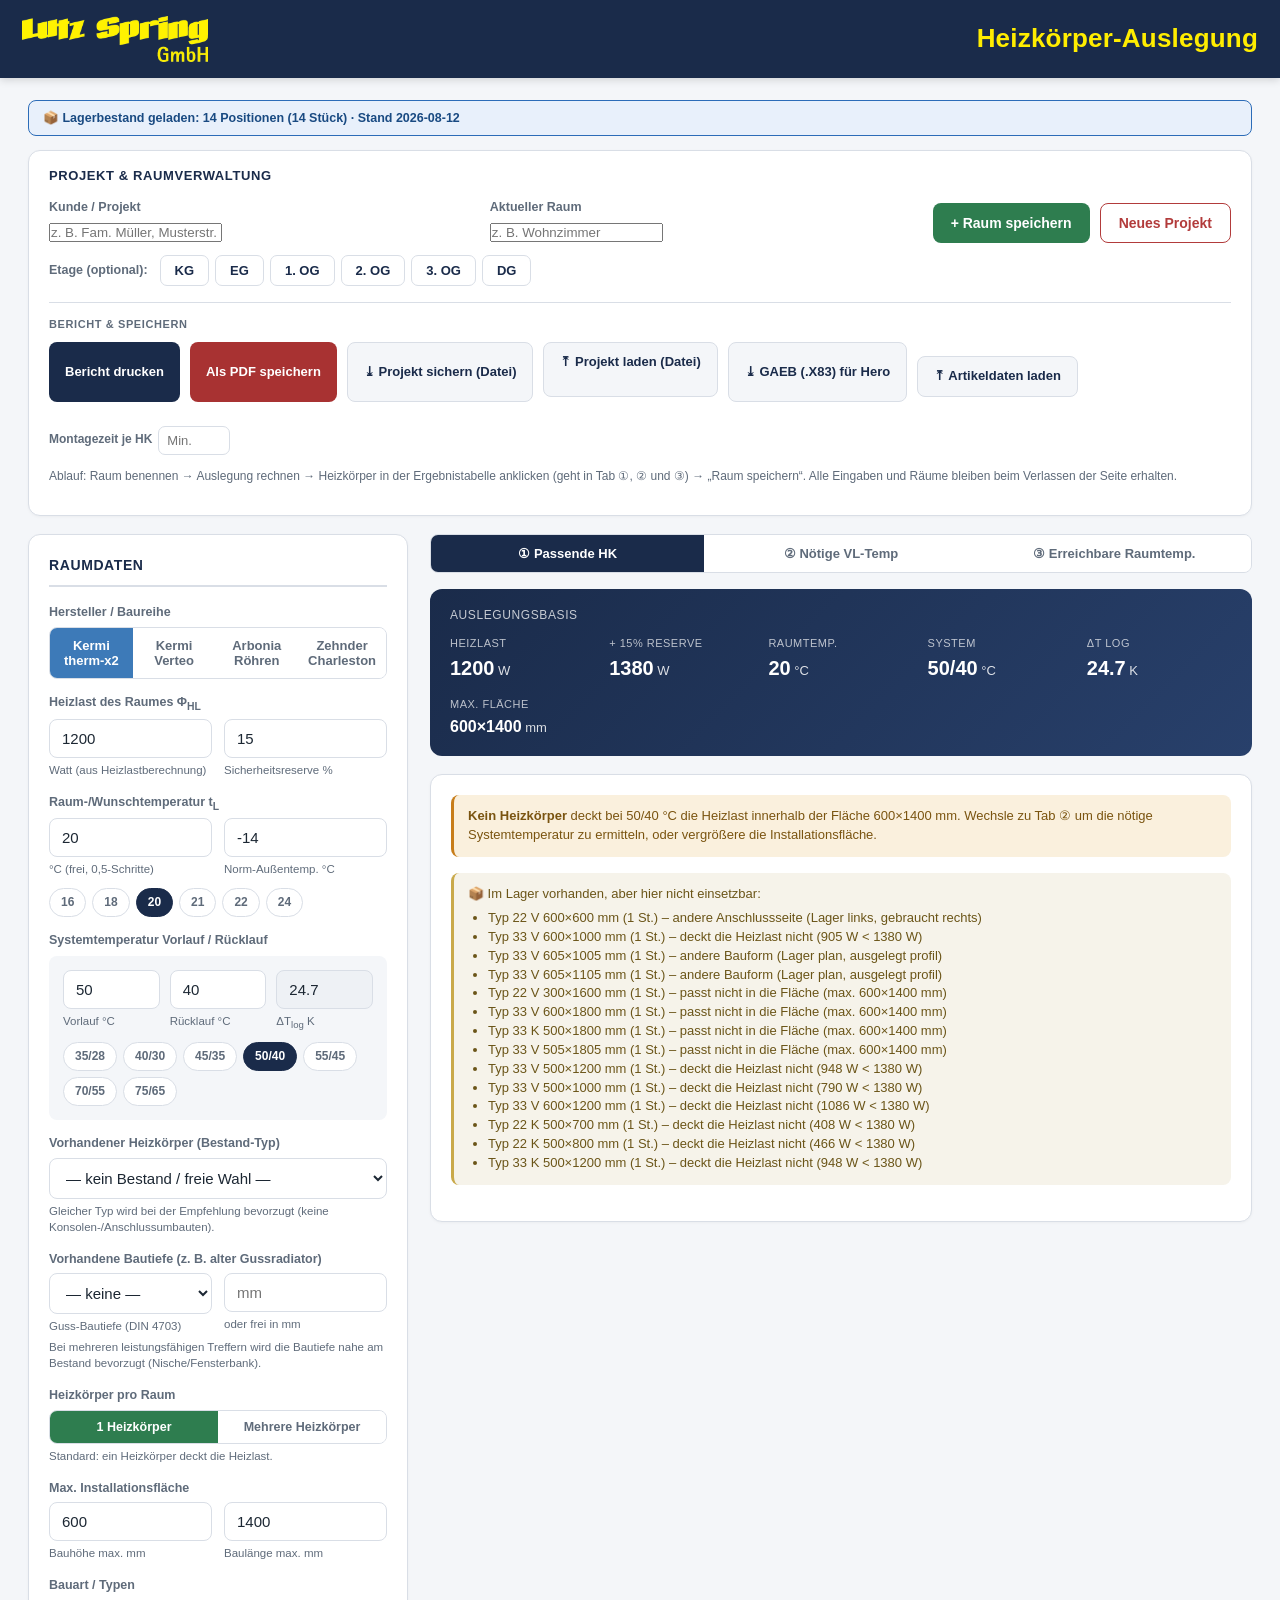
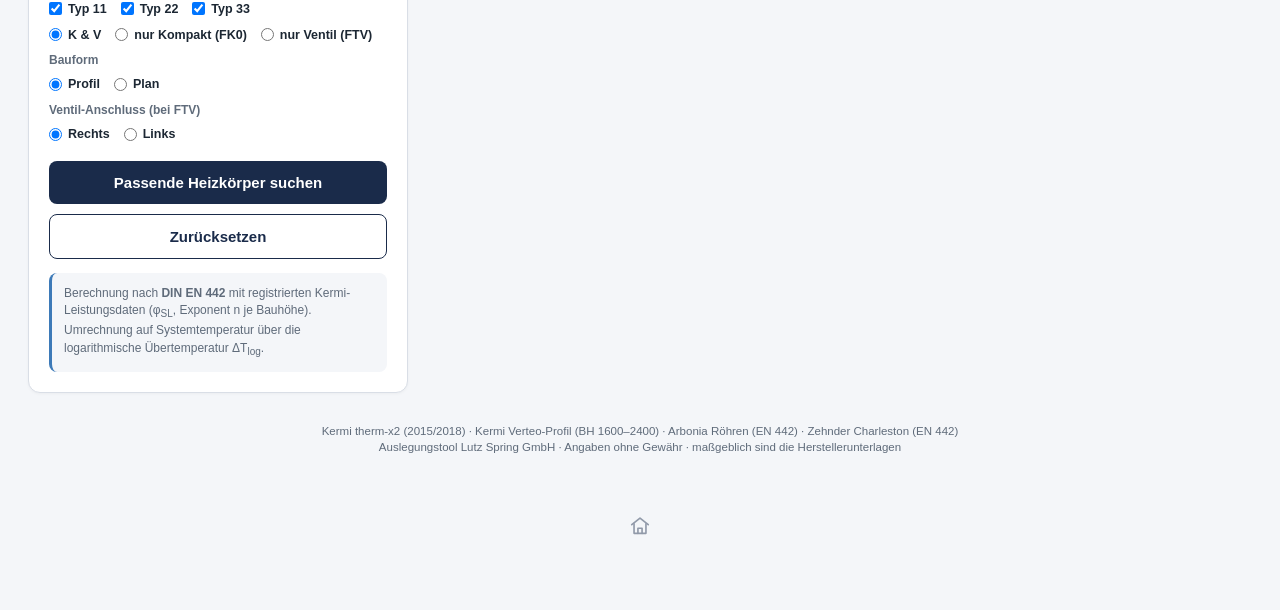
<file: heizkoerper.html>
<!DOCTYPE html>
<html lang="de">
<head>
<meta charset="UTF-8">
<meta name="viewport" content="width=device-width, initial-scale=1.0">
<title>Heizkörper-Auslegung · Lutz Spring GmbH</title>
<link rel="stylesheet" href="theme.css">
<style>
  /* Datei-eigene Namen -> zentrale Tokens aus theme.css.
     Farbwerte stehen ausschliesslich in theme.css. */
  :root{
    --navy:       var(--brand-navy);
    --navy-light: var(--brand-navy-light);
    --accent:     var(--interactive);
    --green:      var(--status-green);
    --amber:      var(--status-amber);
    --red:        var(--status-red);
    --bg:         var(--bg-cool);
    --line:       var(--border-cool);
    --text:       var(--text-cool);
    --muted:      var(--text-cool-2);
  }
  *{box-sizing:border-box;margin:0;padding:0}
  body{font-family:-apple-system,BlinkMacSystemFont,"Segoe UI",Roboto,Helvetica,Arial,sans-serif;background:var(--bg);color:var(--text);line-height:1.45;font-size:15px}
  header{background:var(--navy);color:var(--text-on-dark);padding:16px 22px;display:flex;align-items:center;gap:14px;box-shadow:0 2px 8px var(--shadow-md)}
  .logo{display:flex;align-items:center;gap:12px;width:100%}
  .zurueck{display:inline-flex;align-items:center;justify-content:center;width:48px;height:48px;flex-shrink:0;color:var(--navy);text-decoration:none;line-height:1;opacity:.45;transition:opacity .12s}
  .zurueck:hover{opacity:1}
  .zurueck:active{opacity:.3}
  .logo-mark{width:44px;height:44px;border-radius:8px;background:linear-gradient(135deg,var(--accent),var(--navy-light));display:flex;align-items:center;justify-content:center;font-weight:800;font-size:20px;letter-spacing:-1px;border:2px solid var(--overlay-white-25)}
  .logo-img{height:46px;width:auto;display:block}
  @media(max-width:600px){.logo-img{height:38px}}
  .logo-text{margin-left:auto;text-align:right}
  .logo-text h1{font-size:26px;font-weight:700;letter-spacing:.2px;color:var(--brand-yellow-alt)}
  .logo-text p{font-size:12px;opacity:.8;font-weight:400}
  @media(max-width:600px){.logo-text h1{font-size:20px}}
  .wrap{width:100%;max-width:1400px;margin:0 auto;padding:22px 28px 60px}
  @media(max-width:700px){.wrap{padding:22px 14px 50px}}
  .grid{display:grid;grid-template-columns:380px 1fr;gap:22px}
  @media(max-width:900px){.grid{grid-template-columns:1fr}}
  .card{background:var(--card);border:1px solid var(--line);border-radius:12px;padding:20px;box-shadow:0 1px 3px var(--shadow-sm)}
  .card h2{font-size:14px;text-transform:uppercase;letter-spacing:.6px;color:var(--navy);margin-bottom:16px;padding-bottom:10px;border-bottom:2px solid var(--line);display:flex;align-items:center;justify-content:space-between}
  label{display:block;font-size:12.5px;font-weight:600;color:var(--muted);margin:14px 0 5px}
  label:first-of-type{margin-top:0}
  input[type=number],select{width:100%;padding:10px 12px;border:1px solid var(--line);border-radius:8px;font-size:15px;background:var(--card);color:var(--text);font-family:inherit}
  input:focus,select:focus{outline:none;border-color:var(--accent);box-shadow:0 0 0 3px var(--focus-ring)}
  .row{display:grid;grid-template-columns:repeat(auto-fit,minmax(150px,1fr));gap:12px}
  .hint{font-size:11.5px;color:var(--muted);margin-top:4px;font-weight:400}
  .temp-box{background:var(--bg);border-radius:8px;padding:14px;margin-top:6px}
  .temp-row{display:grid;grid-template-columns:1fr 1fr 1fr;gap:10px}
  .presets{display:flex;gap:6px;flex-wrap:wrap;margin-top:10px}
  .preset{padding:5px 11px;border:1px solid var(--line);background:var(--card);border-radius:20px;font-size:12px;cursor:pointer;font-weight:600;color:var(--muted);transition:.15s}
  .preset:hover{border-color:var(--accent);color:var(--accent)}
  .preset.active{background:var(--navy);color:var(--text-on-dark);border-color:var(--navy)}
  .btn{width:100%;margin-top:18px;padding:13px;background:var(--navy);color:var(--text-on-dark);border:none;border-radius:8px;font-size:15px;font-weight:700;cursor:pointer;transition:.15s;font-family:inherit}
  .btn:hover{background:var(--navy-light)}
  .btn-sec{background:var(--card);color:var(--navy);border:1.5px solid var(--navy);margin-top:10px}
  .btn-sec:hover{background:var(--bg)}
  .checkgroup{display:flex;gap:14px;flex-wrap:wrap;margin-top:6px}
  .checkgroup label{display:flex;align-items:center;gap:6px;margin:0;font-weight:600;color:var(--text);cursor:pointer}
  .checkgroup input{width:auto}
  .summary{background:linear-gradient(135deg,var(--navy),var(--navy-light));color:var(--text-on-dark);border-radius:12px;padding:18px 20px;margin-bottom:18px}
  .flaeche-hinweis{background:var(--overlay-white-15);border:1px solid var(--overlay-white-30);border-radius:7px;padding:8px 11px;margin:10px 0 2px;font-size:12.5px;line-height:1.45;color:var(--text-on-dark)}
  .summary-grid{display:grid;grid-template-columns:repeat(auto-fit,minmax(120px,1fr));gap:14px;margin-top:12px}
  .summary-item .lbl{font-size:11px;text-transform:uppercase;letter-spacing:.5px;opacity:.7}
  .summary-item .val{font-size:20px;font-weight:700;margin-top:2px}
  .summary-item .val small{font-size:13px;font-weight:400;opacity:.85}
  .fbadge{display:inline-block;background:var(--overlay-white-15);padding:2px 9px;border-radius:6px;font-size:12px;font-weight:600;margin-left:8px}
  table{width:100%;border-collapse:collapse;font-size:13.5px}
  th{background:var(--navy);color:var(--text-on-dark);text-align:left;padding:10px 11px;font-size:11.5px;text-transform:uppercase;letter-spacing:.4px;font-weight:600;position:sticky;top:0}
  th.num,td.num{text-align:right}
  td{padding:9px 11px;border-bottom:1px solid var(--line)}
  tr:last-child td{border-bottom:none}
  tbody tr{transition:.1s}
  tbody tr:hover{background:var(--row-hover)}
  tr.best{background:var(--row-best-bg)}
  tr.best:hover{background:var(--row-best-hover)}
  .pill{display:inline-block;padding:2px 9px;border-radius:20px;font-size:11px;font-weight:700}
  .pill-fit{background:var(--success-bg-soft);color:var(--green)}
  .pill-tight{background:var(--warn-bg-soft);color:var(--amber)}
  .cov{font-weight:700}
  .cov.ok{color:var(--green)}
  .cov.tight{color:var(--amber)}
  .tag-best{background:var(--green);color:var(--text-on-dark);padding:1px 7px;border-radius:5px;font-size:10px;font-weight:700;text-transform:uppercase;letter-spacing:.4px;margin-left:6px}
  .tag-bestand{background:var(--accent);color:var(--text-on-dark);padding:1px 7px;border-radius:5px;font-size:10px;font-weight:700;text-transform:uppercase;letter-spacing:.4px;margin-left:6px}
  .tag-lager{background:var(--interactive-strong);color:var(--text-on-dark);padding:1px 7px;border-radius:5px;font-size:10px;font-weight:700;letter-spacing:.3px;margin-left:6px;white-space:nowrap}
  .lager-row{background:var(--row-lager-bg)}
  .lager-row:hover{background:var(--row-lager-hover)}
  .lager-status{margin:0 0 14px;padding:8px 14px;border-radius:8px;font-size:12.5px;font-weight:600}
  .lager-status.ok{background:var(--interactive-bg);border:1px solid var(--interactive-strong);color:var(--interactive-dark)}
  .lager-status.warn{background:var(--neutral-bg-warm);border:1px solid var(--line);color:var(--muted)}
  .clickrow{cursor:pointer}
  .clickrow.active-row{background:var(--row-active-bg) !important;box-shadow:inset 3px 0 0 var(--accent)}
  .bez-box{background:linear-gradient(135deg,var(--brand-navy),var(--brand-navy-light));color:var(--text-on-dark);border-radius:10px;padding:16px 18px;margin-bottom:14px}
  .bez-head{font-size:11px;text-transform:uppercase;letter-spacing:.6px;opacity:.7;margin-bottom:4px}
  .bez-modell{font-size:18px;font-weight:800;letter-spacing:.3px}
  .bez-klar{font-size:13.5px;opacity:.92;margin-top:3px}
  .bez-nr{display:inline-block;margin-top:10px;background:var(--overlay-white-16);border:1px solid var(--overlay-white-30);padding:6px 14px;border-radius:8px;font-family:'SF Mono',Menlo,Consolas,monospace;font-size:18px;font-weight:700;letter-spacing:1px}
  .bez-detail{font-size:12px;opacity:.75;margin-top:10px}
  .bez-konsole{margin-top:10px;background:var(--overlay-white-14);border:1px solid var(--overlay-white-25);border-radius:7px;padding:7px 11px;font-size:12.5px;color:var(--text-on-dark)}
  .kons-switch{display:flex;gap:6px;margin-bottom:7px}
  .kons-btn{flex:1;padding:5px 8px;background:var(--overlay-white-12);border:1px solid var(--overlay-white-30);border-radius:6px;color:var(--text-on-dark);font-size:12px;font-weight:600;cursor:pointer;font-family:inherit}
  .kons-btn.active{background:var(--brand-yellow);color:var(--on-yellow);border-color:var(--brand-yellow)}
  .kons-inhalt{font-size:12.5px}
  .bez-lager{margin-top:10px;display:flex;align-items:flex-start;gap:8px;background:var(--lager-overlay-bg);border:1px solid var(--lager-overlay-border);border-radius:7px;padding:8px 11px;font-size:12.5px;color:var(--text-on-dark);cursor:pointer}
  .bez-lager input{margin-top:2px;flex-shrink:0}
  .bez-bestand-kons{margin-left:18px;margin-top:6px;font-size:12px;opacity:.92}
  .bez-bestand{margin-top:10px;display:flex;align-items:flex-start;gap:8px;background:var(--bestand-overlay-bg);border:1px solid var(--bestand-overlay-border);border-radius:7px;padding:8px 11px;font-size:12.5px;color:var(--text-on-dark);cursor:pointer}
  .bez-bestand input{margin-top:2px;flex-shrink:0}
  .bez-add-btn{margin-top:12px;width:100%;padding:11px;background:var(--green);color:var(--text-on-dark);border:none;border-radius:8px;font-weight:700;font-size:14px;cursor:pointer;font-family:inherit}
  .bez-add-btn:hover{filter:brightness(1.08)}
  /* Projektleiste */
  .projbar{background:var(--card);border:1px solid var(--line);border-radius:12px;padding:16px 20px;margin-bottom:18px;box-shadow:0 1px 3px var(--shadow-sm)}
  .projbar h2{font-size:13px;text-transform:uppercase;letter-spacing:.6px;color:var(--navy);margin-bottom:12px}
  /* Gruppe 1: Eingabe & Raum-Aktionen */
  .proj-group{display:flex;gap:14px;align-items:flex-end;flex-wrap:wrap}
  .proj-fields{display:grid;grid-template-columns:1fr 1fr;gap:12px;flex:1;min-width:280px}
  .proj-fields label{margin:0 0 5px}
  .proj-actions{display:flex;gap:10px;flex-wrap:wrap}
  @media(max-width:700px){.proj-fields{grid-template-columns:1fr}.proj-actions{width:100%}.proj-actions button{flex:1}}
  .btn-save{padding:11px 18px;background:var(--green);color:var(--text-on-dark);border:none;border-radius:8px;font-weight:700;font-size:14px;cursor:pointer;font-family:inherit;white-space:nowrap}
  .btn-save:hover{filter:brightness(1.08)}
  .btn-neu{padding:11px 18px;background:var(--card);color:var(--red);border:1.5px solid var(--red);border-radius:8px;font-weight:700;font-size:14px;cursor:pointer;font-family:inherit;white-space:nowrap}
  .btn-neu:hover{background:var(--danger-bg-faint)}
  .etagen-row{display:flex;align-items:center;gap:12px;margin-top:12px;flex-wrap:wrap}
  .etagen-label{font-size:12.5px;color:var(--muted);font-weight:600}
  .etagen-btns{display:flex;gap:6px;flex-wrap:wrap}
  .etage-btn{padding:7px 14px;background:var(--card);color:var(--navy);border:1px solid var(--line);border-radius:7px;font-size:13px;font-weight:600;cursor:pointer;font-family:inherit;transition:.12s}
  .etage-btn:hover{background:var(--bg);border-color:var(--accent)}
  .etage-btn.active{background:var(--navy);color:var(--text-on-dark);border-color:var(--navy)}
  /* Gruppe 2: Ausgabe & Dateien – optisch abgesetzt */
  .proj-group-io{display:block;margin-top:16px;padding-top:14px;border-top:1px solid var(--line)}
  .proj-group-label{display:block;font-size:11px;text-transform:uppercase;letter-spacing:.6px;color:var(--muted);margin-bottom:9px;font-weight:700}
  .proj-io-btns{display:flex;gap:10px;flex-wrap:wrap}
  .btn-print{padding:10px 16px;background:var(--navy);color:var(--text-on-dark);border:none;border-radius:8px;font-weight:700;font-size:13px;cursor:pointer;font-family:inherit;white-space:nowrap}
  .btn-print:hover{background:var(--navy-light)}
  .btn-pdf{padding:10px 16px;background:var(--danger-strong);color:var(--text-on-dark);border:none;border-radius:8px;font-weight:700;font-size:13px;cursor:pointer;font-family:inherit;white-space:nowrap}
  .btn-pdf:hover{filter:brightness(1.08)}
  .btn-io{padding:10px 16px;background:var(--bg);color:var(--navy);border:1px solid var(--line);border-radius:8px;font-weight:600;font-size:13px;cursor:pointer;font-family:inherit;white-space:nowrap;text-align:center}
  .btn-io:hover{background:var(--surface-cool-hover);border-color:var(--accent)}
  @media(max-width:700px){.proj-io-btns{flex-direction:column}.proj-io-btns button,.proj-io-btns label{width:100%}}
  .gaeb-zeit{display:inline-flex;align-items:center;gap:6px;font-size:12px;color:var(--muted);font-weight:600}
  .gaeb-zeit input{width:72px;padding:6px 8px;border:1px solid var(--line);border-radius:7px;font-size:13px;background:var(--card);color:var(--text);font-family:inherit}
  .ioswarn{display:none;background:var(--status-amber-bg);border:1px solid var(--amber);border-left:4px solid var(--amber);border-radius:10px;padding:14px 18px;margin-bottom:16px;color:var(--warn-text);font-size:13.5px}
  .ioswarn b{color:var(--warn-text-strong)}
  .raumliste{margin-top:14px;display:flex;flex-direction:column;gap:8px}
  .raumchip{display:flex;flex-direction:column;gap:8px;background:var(--bg);border:1px solid var(--line);border-radius:9px;padding:10px 13px;font-size:13px}
  .raumchip-top{display:flex;align-items:center;gap:12px}
  .raumchip .rname{font-weight:700;color:var(--navy);min-width:110px}
  .raumchip .retage{display:inline-block;background:var(--navy);color:var(--text-on-dark);font-size:11px;padding:1px 7px;border-radius:5px;margin-right:2px;font-weight:700}
  .raumchip-bestand{background:var(--bestand-bg-soft);border-color:var(--amber)}
  .undo-toast{position:fixed;bottom:24px;left:50%;transform:translateX(-50%) translateY(20px);background:var(--navy);color:var(--text-on-dark);padding:11px 22px;border-radius:9px;font-size:14px;font-weight:600;box-shadow:0 4px 16px var(--shadow-lg);opacity:0;pointer-events:none;transition:opacity .25s,transform .25s;z-index:1000}
  .undo-toast.show{opacity:1;transform:translateX(-50%) translateY(0)}
  .rbestand{display:flex;align-items:center;gap:4px;font-size:12px;color:var(--muted);font-weight:600;cursor:pointer;white-space:nowrap;user-select:none}
  .rbestand input{cursor:pointer;width:15px;height:15px;accent-color:var(--amber)}
  .raumchip .rinfo{flex:1;color:var(--muted)}
  .raumchip .rnr{font-family:'SF Mono',Menlo,Consolas,monospace;font-weight:700;color:var(--accent)}
  .raumchip button{border:none;background:var(--danger-bg-soft);color:var(--red);border-radius:6px;padding:4px 10px;font-weight:700;cursor:pointer;font-family:inherit;font-size:12px}
  .raumchip button:hover{background:var(--danger-bg-soft-hover)}
  .rnotiz{width:100%;padding:8px 11px;border:1px solid var(--line);border-radius:7px;font-size:13px;font-family:inherit;background:var(--card);color:var(--text)}
  .rnotiz:focus{outline:none;border-color:var(--accent);box-shadow:0 0 0 3px var(--accent-glow)}
  .rnotiz::placeholder{color:var(--placeholder);font-style:italic}
  .savehint{font-size:12px;color:var(--muted);margin-top:8px}
  /* Druckbericht */
  #printArea{display:none}
  @media print{
    header, .wrap > .grid, .projbar, .footer{display:none !important}
    .zurueck{display:none !important}
    .wrap{max-width:100%;padding:0}
    #printArea{display:block !important;font-size:12px;color:var(--print-text)}
    #printArea .ph{display:flex;justify-content:space-between;align-items:flex-start;background:var(--brand-navy);color:var(--text-on-dark);padding:18px 22px;margin:-0px 0 16px;border-radius:8px;-webkit-print-color-adjust:exact;print-color-adjust:exact}
    #printArea .plogo{height:48px;width:auto;display:block}
    #printArea h1{font-size:19px;color:var(--text-on-dark);margin:0}
    #printArea .ph .psub{font-size:11px;color:var(--print-on-navy-2)}
    #printArea .psub{font-size:11px;color:var(--print-text-2)}
    #printArea .proom{border:1px solid var(--print-border-strong);border-radius:6px;padding:10px 14px;margin-bottom:12px;page-break-inside:avoid}
    #printArea .proom h3{font-size:14px;margin:0 0 6px;color:var(--brand-navy);border-bottom:1px solid var(--print-border-light);padding-bottom:4px}
    #printArea .petage-head{font-size:15px;font-weight:700;color:var(--text-on-dark);background:var(--brand-navy);padding:6px 12px;border-radius:5px;margin:16px 0 10px;-webkit-print-color-adjust:exact;print-color-adjust:exact;page-break-after:avoid}
    #printArea .petage-head:first-child{margin-top:0}
    #printArea .pnotiz{margin-top:8px;background:var(--print-note-bg);border:1px solid var(--print-note-border);border-left:4px solid var(--bestand);border-radius:5px;padding:7px 11px;font-size:12px;color:var(--bestand-text);-webkit-print-color-adjust:exact;print-color-adjust:exact}
    #printArea .pnotiz-label{font-weight:700;color:var(--bestand-label);text-transform:uppercase;letter-spacing:.5px;font-size:10.5px}
    #printArea .pbestand{display:inline-block;background:var(--print-bestand-bg);border:1px solid var(--bestand);color:var(--bestand-text);font-weight:700;font-size:11px;padding:3px 10px;border-radius:5px;margin:0 0 8px;-webkit-print-color-adjust:exact;print-color-adjust:exact}
    /* Bestell-Zusammenfassungen */
    #printArea .psum{margin-top:18px;border:1.5px solid var(--brand-navy);border-radius:7px;overflow:hidden;page-break-inside:avoid}
    #printArea .psum-head{background:var(--brand-navy);color:var(--text-on-dark);font-weight:700;font-size:13px;padding:7px 12px;display:flex;justify-content:space-between;-webkit-print-color-adjust:exact;print-color-adjust:exact}
    #printArea .psum-head span{font-weight:400;font-size:11.5px;opacity:.9}
    #printArea .psum-table{width:100%;border-collapse:collapse;font-size:11.5px}
    #printArea .psum-table th{background:var(--surface-cool);text-align:left;padding:5px 10px;font-size:10.5px;text-transform:uppercase;letter-spacing:.4px;color:var(--print-th-text);border-bottom:1px solid var(--print-border);-webkit-print-color-adjust:exact;print-color-adjust:exact}
    #printArea .psum-table td{padding:5px 10px;border-bottom:1px solid var(--print-border-faint);vertical-align:top;width:auto}
    #printArea .psum-table td:first-child{width:auto;color:var(--print-text)}
    #printArea .psum-table .c-menge{width:52px;white-space:nowrap}
    #printArea .psum-table .c-raum{color:var(--print-text-3);font-size:10.5px}
    #printArea .psum-bestand{border-color:var(--bestand)}
    #printArea .psum-bestand .psum-head{background:var(--bestand);color:var(--on-gold)}
    #printArea .psum-lager{border-color:var(--interactive-strong)}
    #printArea .psum-lager .psum-head{background:var(--interactive-strong);color:var(--text-on-dark)}
    #printArea .phk-lager{display:inline-block;background:var(--interactive-strong);color:var(--text-on-dark);font-size:10px;font-weight:700;padding:1px 8px;border-radius:5px;margin-left:6px;-webkit-print-color-adjust:exact;print-color-adjust:exact}
    #printArea .phk-bestand{display:inline-block;background:var(--brand-yellow);color:var(--on-yellow);font-size:10px;font-weight:700;padding:1px 8px;border-radius:5px;margin-left:6px;-webkit-print-color-adjust:exact;print-color-adjust:exact}
    #printArea .phk-lager-box{border-left:3px solid var(--interactive-strong)}
    #printArea .phk-bestand-box{border-left:3px solid var(--brand-yellow);background:var(--bestand-bg-faint);-webkit-print-color-adjust:exact;print-color-adjust:exact}
    #printArea .psum-note{padding:6px 12px;font-size:10px;color:var(--print-note-text);background:var(--bestand-bg-soft);-webkit-print-color-adjust:exact;print-color-adjust:exact}
    #printArea table{width:100%;border-collapse:collapse;font-size:11.5px}
    #printArea td{padding:3px 6px;vertical-align:top}
    #printArea td:first-child{color:var(--print-text-2);width:42%}
    #printArea .pnr{font-family:Menlo,Consolas,monospace;font-weight:700;font-size:13px}
    #printArea .pfoot{margin-top:14px;font-size:10px;color:var(--print-text-4);border-top:1px solid var(--print-border);padding-top:8px}
  }
  .empty{text-align:center;padding:40px 20px;color:var(--muted)}
  .empty svg{opacity:.3;margin-bottom:12px}
  .tablewrap{max-height:480px;overflow:auto;border-radius:8px;border:1px solid var(--line)}
  .mode-tabs{display:flex;gap:0;margin-bottom:16px;border:1px solid var(--line);border-radius:8px;overflow:hidden}
  .hkmode-tabs{display:flex;gap:0;margin:6px 0 4px;border:1px solid var(--line);border-radius:8px;overflow:hidden}
  .hkmode-tab{flex:1;padding:9px;text-align:center;background:var(--card);cursor:pointer;font-size:12.5px;font-weight:600;color:var(--muted);border:none;font-family:inherit;transition:.15s}
  .hkmode-tab.active{background:var(--green);color:var(--text-on-dark)}
  .hkkorb{background:var(--card);border:1.5px solid var(--green);border-radius:12px;padding:16px 18px;margin-bottom:16px;box-shadow:0 1px 3px var(--shadow-sm)}
  .hkkorb h3{font-size:14px;color:var(--navy);margin-bottom:10px;display:flex;align-items:center;justify-content:space-between}
  .hkkorb-item{display:flex;align-items:center;gap:10px;background:var(--bg);border:1px solid var(--line);border-radius:8px;padding:8px 12px;margin-bottom:7px;font-size:13px}
  .hkkorb-item.item-bestand{background:var(--bestand-bg);border-color:var(--bestand-border)}
  .korb-badge{display:inline-block;padding:1px 7px;border-radius:5px;font-size:10px;font-weight:700;margin-left:5px;white-space:nowrap}
  .kb-lager{background:var(--interactive-strong);color:var(--text-on-dark)}
  .kb-bestand{background:var(--brand-yellow);color:var(--on-yellow)}
  .mini-lager{color:var(--interactive-strong);font-weight:700}
  .mini-bestand{background:var(--brand-yellow);color:var(--on-yellow);padding:0 5px;border-radius:4px;font-size:10px;font-weight:700}
  .hkkorb-item .hi-name{font-weight:700;color:var(--navy);flex:1}
  .hkkorb-item .hi-menge{display:flex;align-items:center;gap:4px}
  .hkkorb-item .hi-menge button{border:1px solid var(--line);background:var(--card);color:var(--navy);border-radius:5px;width:24px;height:24px;padding:0;font-weight:700;font-size:14px;cursor:pointer;font-family:inherit;line-height:1}
  .hkkorb-item .hi-menge button:hover{background:var(--bg);border-color:var(--accent)}
  .hkkorb-item .hi-anz{font-weight:700;color:var(--navy);min-width:26px;text-align:center;font-size:13px}
  .hkkorb-item .hi-del{border:none;background:var(--danger-bg-soft);color:var(--red);border-radius:6px;padding:3px 9px;font-weight:700;cursor:pointer;font-family:inherit;font-size:11px}
  .hkkorb-item .hi-nr{font-family:'SF Mono',Menlo,Consolas,monospace;font-weight:700;color:var(--accent);font-size:12px}
  .hkkorb-item .hi-w{font-weight:700;color:var(--green)}
  .hkkorb-item button{border:none;background:var(--danger-bg-soft);color:var(--red);border-radius:6px;padding:3px 9px;font-weight:700;cursor:pointer;font-family:inherit;font-size:11px}
  .hkkorb-sum{margin-top:10px;padding-top:10px;border-top:2px solid var(--line);font-size:14px}
  .hkkorb-bar{height:10px;background:var(--track-bg);border-radius:5px;overflow:hidden;margin:8px 0}
  .hkkorb-bar-fill{height:100%;transition:width .3s;border-radius:5px}
  .hkkorb-empty{color:var(--muted);font-size:12.5px;font-style:italic;padding:6px 0}
  .mfr-tabs{display:flex;gap:0;margin:6px 0 4px;border:1px solid var(--line);border-radius:8px;overflow:hidden}
  .mfr-tab{flex:1;padding:10px;text-align:center;background:var(--card);cursor:pointer;font-size:13px;font-weight:700;color:var(--muted);border:none;font-family:inherit;transition:.15s}
  .mfr-tab.active{background:var(--accent);color:var(--text-on-dark)}
  .mode-tab{flex:1;padding:11px;text-align:center;background:var(--card);cursor:pointer;font-size:13px;font-weight:600;color:var(--muted);border:none;font-family:inherit;transition:.15s}
  .mode-tab.active{background:var(--navy);color:var(--text-on-dark)}
  .note{font-size:12px;color:var(--muted);margin-top:14px;padding:12px;background:var(--bg);border-radius:8px;border-left:3px solid var(--accent)}
  .warnbox{background:var(--warn-bg-soft);border-left:3px solid var(--amber);padding:12px 14px;border-radius:8px;margin-bottom:16px;font-size:13px;color:var(--warn-text)}
  .tempfind{margin-top:8px}
  .tempfind td{font-size:13px}
  details{margin-top:14px}
  summary{cursor:pointer;font-size:12.5px;font-weight:600;color:var(--accent);padding:6px 0}
  .footer{text-align:center;font-size:11.5px;color:var(--muted);padding:20px;margin-top:10px}
  .req-list{list-style:none;font-size:13px}
  .req-list li{padding:4px 0;color:var(--muted)}
  .req-list li b{color:var(--text)}
</style>
</head>
<body>
<header>
  <div class="logo">
    <img class="logo-img" src="[data-uri]" alt="Lutz Spring">
    <div class="logo-text">
      <h1>Heizkörper-Auslegung</h1>
    </div>
  </div>
</header>

<div class="wrap">

<div class="ioswarn" id="ioswarn">
  <b>Hinweis:</b> Diese Datei läuft gerade evtl. in der iOS-Schnellvorschau, in der Buttons nicht funktionieren.
  Öffne sie stattdessen in <b>Safari</b>: In der Dateien-App die Datei <b>lange gedrückt halten → Teilen → Safari</b>.
  Danach in Safari über „Teilen → Zum Home-Bildschirm“ als App-Icon ablegen. Zum dauerhaften Sichern von Projekten
  nutze <b>„Projekt sichern (Datei)“</b>.
</div>

<div class="lager-status" id="lagerStatus" style="display:none"></div>

<!-- ============ PROJEKT / RAUM ============ -->
<div class="projbar">
  <h2>Projekt &amp; Raumverwaltung</h2>

  <!-- Gruppe 1: Eingabe & Arbeit am Raum -->
  <div class="proj-group">
    <div class="proj-fields">
      <div>
        <label>Kunde / Projekt</label>
        <input type="text" id="kunde" placeholder="z. B. Fam. Müller, Musterstr. 1">
      </div>
      <div>
        <label>Aktueller Raum</label>
        <input type="text" id="raumname" placeholder="z. B. Wohnzimmer">
      </div>
    </div>
    <div class="proj-actions">
      <button class="btn-save" id="raumSpeichern">+ Raum speichern</button>
      <button class="btn-neu" id="neuesProjekt">Neues Projekt</button>
    </div>
  </div>

  <!-- Etagen-Auswahl (optional) -->
  <div class="etagen-row">
    <span class="etagen-label">Etage (optional):</span>
    <div class="etagen-btns" id="etagenBtns">
      <button class="etage-btn" data-etage="KG">KG</button>
      <button class="etage-btn" data-etage="EG">EG</button>
      <button class="etage-btn" data-etage="1. OG">1. OG</button>
      <button class="etage-btn" data-etage="2. OG">2. OG</button>
      <button class="etage-btn" data-etage="3. OG">3. OG</button>
      <button class="etage-btn" data-etage="DG">DG</button>
    </div>
  </div>

  <!-- Gruppe 2: Ausgabe & Dateien -->
  <div class="proj-group proj-group-io">
    <span class="proj-group-label">Bericht &amp; Speichern</span>
    <div class="proj-io-btns">
      <button class="btn-print" id="berichtDrucken">Bericht drucken</button>
      <button class="btn-pdf" id="berichtPdf">Als PDF speichern</button>
      <button class="btn-io" id="projektExport">⤓ Projekt sichern (Datei)</button>
      <label class="btn-io" for="projektImportFile">⤒ Projekt laden (Datei)</label>
      <button class="btn-io" id="gaebExport">⤓ GAEB (.X83) für Hero</button>
      <label class="btn-io" for="artikelDatei" id="artikelLabel">⤒ Artikeldaten laden</label>
      <input type="file" id="artikelDatei" accept=".json,application/json" style="display:none">
      <label class="gaeb-zeit">Montagezeit je HK
        <input type="number" id="gaebMinuten" min="0" step="5" placeholder="Min."
               title="Leer lassen, wenn die Arbeitszeit in Hero ergänzt wird">
      </label>
      <input type="file" id="projektImportFile" accept=".json,application/json" style="display:none">
    </div>
  </div>

  <div class="savehint">Ablauf: Raum benennen → Auslegung rechnen → Heizkörper in der Ergebnistabelle anklicken (geht in Tab ①, ② und ③) → „Raum speichern“. Alle Eingaben und Räume bleiben beim Verlassen der Seite erhalten.</div>
  <div class="raumliste" id="raumliste"></div>
</div>

<div class="grid">

  <!-- ============ EINGABE ============ -->
  <div>
    <div class="card">
      <h2>Raumdaten</h2>

      <label>Hersteller / Baureihe</label>
      <div class="mfr-tabs" id="mfrtabs">
        <button class="mfr-tab active" data-mfr="kermi">Kermi therm-x2</button>
        <button class="mfr-tab" data-mfr="verteo">Kermi Verteo</button>
        <button class="mfr-tab" data-mfr="arbonia">Arbonia Röhren</button>
        <button class="mfr-tab" data-mfr="zehnder">Zehnder Charleston</button>
      </div>

      <label>Heizlast des Raumes Φ<sub>HL</sub></label>
      <div class="row">
        <div>
          <input type="number" id="heizlast" value="1200" min="50" step="10">
          <div class="hint">Watt (aus Heizlastberechnung)</div>
        </div>
        <div>
          <input type="number" id="reserve" value="15" min="0" max="50" step="1">
          <div class="hint">Sicherheitsreserve %</div>
        </div>
      </div>

      <label>Raum-/Wunschtemperatur t<sub>L</sub></label>
      <div class="row">
        <div>
          <input type="number" id="raumtemp" value="20" min="10" max="30" step="0.5">
          <div class="hint">°C (frei, 0,5-Schritte)</div>
        </div>
        <div>
          <input type="number" id="taussen" value="-14" min="-20" max="5" step="1">
          <div class="hint">Norm-Außentemp. °C</div>
        </div>
      </div>
      <div class="presets" id="rtpresets">
        <span class="preset" data-rt="16">16</span>
        <span class="preset" data-rt="18">18</span>
        <span class="preset" data-rt="20">20</span>
        <span class="preset" data-rt="21">21</span>
        <span class="preset" data-rt="22">22</span>
        <span class="preset" data-rt="24">24</span>
      </div>

      <label>Systemtemperatur Vorlauf / Rücklauf</label>
      <div class="temp-box">
        <div class="temp-row">
          <div>
            <input type="number" id="tv" value="50" step="1">
            <div class="hint">Vorlauf °C</div>
          </div>
          <div>
            <input type="number" id="tr" value="40" step="1">
            <div class="hint">Rücklauf °C</div>
          </div>
          <div>
            <input type="number" id="dtlog" value="—" disabled style="background:var(--surface-cool)">
            <div class="hint">ΔT<sub>log</sub> K</div>
          </div>
        </div>
        <div class="presets" id="presets">
          <span class="preset" data-tv="35" data-tr="28">35/28</span>
          <span class="preset" data-tv="40" data-tr="30">40/30</span>
          <span class="preset" data-tv="45" data-tr="35">45/35</span>
          <span class="preset active" data-tv="50" data-tr="40">50/40</span>
          <span class="preset" data-tv="55" data-tr="45">55/45</span>
          <span class="preset" data-tv="70" data-tr="55">70/55</span>
          <span class="preset" data-tv="75" data-tr="65">75/65</span>
        </div>
      </div>

      <label>Vorhandener Heizkörper (Bestand-Typ)</label>
      <select id="bestand">
        <option value="">— kein Bestand / freie Wahl —</option>
      </select>
      <div class="hint">Gleicher Typ wird bei der Empfehlung bevorzugt (keine Konsolen-/Anschlussumbauten).</div>

      <label>Vorhandene Bautiefe (z. B. alter Gussradiator)</label>
      <div class="row">
        <div>
          <select id="gusstiefe">
            <option value="">— keine —</option>
            <option value="70">Guss 2-Säuler · 70 mm</option>
            <option value="110">Guss 3-Säuler · 110 mm</option>
            <option value="160">Guss 4-Säuler · 160 mm</option>
            <option value="220">Guss 5-Säuler · 220 mm</option>
            <option value="250">Guss 6-Säuler · 250 mm</option>
          </select>
          <div class="hint">Guss-Bautiefe (DIN 4703)</div>
        </div>
        <div>
          <input type="number" id="gusstiefeFrei" min="40" max="300" step="5" placeholder="mm">
          <div class="hint">oder frei in mm</div>
        </div>
      </div>
      <div class="hint">Bei mehreren leistungsfähigen Treffern wird die Bautiefe nahe am Bestand bevorzugt (Nische/Fensterbank).</div>

      <label>Heizkörper pro Raum</label>
      <div class="hkmode-tabs" id="hkmodetabs">
        <button class="hkmode-tab active" data-hkmode="single">1 Heizkörper</button>
        <button class="hkmode-tab" data-hkmode="multi">Mehrere Heizkörper</button>
      </div>
      <div class="hint" id="hkmodehint">Standard: ein Heizkörper deckt die Heizlast.</div>

      <label>Max. Installationsfläche</label>
      <div class="row">
        <div>
          <input type="number" id="maxH" value="600" step="10">
          <div class="hint">Bauhöhe max. mm</div>
        </div>
        <div>
          <input type="number" id="maxL" value="1400" step="10">
          <div class="hint">Baulänge max. mm</div>
        </div>
      </div>

      <label>Bauart / Typen</label>
      <div class="checkgroup" id="typefilter"></div>
      <div class="checkgroup" style="margin-top:8px" id="ausfgroup">
        <label><input type="radio" name="ausf" value="both" checked> K &amp; V</label>
        <label><input type="radio" name="ausf" value="FK0"> nur Kompakt (FK0)</label>
        <label><input type="radio" name="ausf" value="FTV"> nur Ventil (FTV)</label>
      </div>
      <div id="bauformgroup" style="margin-top:8px;display:none">
        <label style="font-size:12px;color:var(--muted);margin-bottom:5px">Bauform</label>
        <div class="checkgroup">
          <label><input type="radio" name="bauform" value="profil" checked> Profil</label>
          <label><input type="radio" name="bauform" value="plan"> Plan</label>
        </div>
      </div>
      <div id="anschlussgroup" style="margin-top:8px;display:none">
        <label style="font-size:12px;color:var(--muted);margin-bottom:5px">Ventil-Anschluss (bei FTV)</label>
        <div class="checkgroup">
          <label><input type="radio" name="anschluss" value="rechts" checked> Rechts</label>
          <label><input type="radio" name="anschluss" value="links"> Links</label>
        </div>
      </div>

      <button class="btn" id="calc">Passende Heizkörper suchen</button>
      <button class="btn-sec btn" id="clear">Zurücksetzen</button>

      <div class="note" id="methodnote">
        Berechnung nach <b>DIN EN 442</b> mit registrierten Kermi-Leistungsdaten (φ<sub>SL</sub>, Exponent n je Bauhöhe). Umrechnung auf Systemtemperatur über die logarithmische Übertemperatur ΔT<sub>log</sub>.
      </div>
    </div>
  </div>

  <!-- ============ ERGEBNIS ============ -->
  <div>
    <div class="mode-tabs">
      <button class="mode-tab active" data-mode="fit">① Passende HK</button>
      <button class="mode-tab" data-mode="temp">② Nötige VL-Temp</button>
      <button class="mode-tab" data-mode="room">③ Erreichbare Raumtemp.</button>
    </div>

    <div id="hkkorb" class="hkkorb" style="display:none"></div>

    <div id="out"></div>
  </div>

</div>
<div class="footer">
  Kermi therm-x2 (2015/2018) · Kermi Verteo-Profil (BH 1600–2400) · Arbonia Röhren (EN 442) · Zehnder Charleston (EN 442)<br>
  Auslegungstool Lutz Spring GmbH · Angaben ohne Gewähr · maßgeblich sind die Herstellerunterlagen
</div>
<div style="display:flex; justify-content:center; margin-top:26px;">
  <a class="zurueck" href="index.html" title="Zur Startseite" aria-label="Zur Startseite"><svg viewBox="0 0 24 24" width="22" height="22" fill="none" stroke="currentColor" stroke-width="1.8" stroke-linecap="round" stroke-linejoin="round"><path d="M3 10.5 12 3.5l9 7"/><path d="M5.5 9.5V20h13V9.5"/><path d="M9.75 20v-5.5h4.5V20"/></svg></a>
</div>
</div>

<div id="printArea"></div>

<script>
/* ============================================================
   KERMI therm-x2 Profil-K / -V — Registrierte Leistungsdaten
   Quelle: Kermi Fachinformation therm-x2 Flachheizkörper (Feb 2018)
   phi_SL = Norm-Wärmeleistung je 1 m Baulänge bei 75/65/20 (dT 50K)
   n = Heizkörperexponent der Kennlinie
   Struktur: TYP -> Bauhöhe -> {sl: W/m, n: exponent}
   ============================================================ */
const KERMI = {
  "11":{
    300:{sl:551,n:1.2196}, 400:{sl:697,n:1.2371}, 500:{sl:840,n:1.2546},
    600:{sl:979,n:1.2721}, 700:{sl:1120,n:1.288}, 900:{sl:1390,n:1.3044}
  },
  "22":{
    200:{sl:678,n:1.2828}, 300:{sl:959,n:1.2776}, 400:{sl:1207,n:1.2827},
    500:{sl:1441,n:1.2879}, 600:{sl:1666,n:1.2930}, 700:{sl:1879,n:1.295}, 900:{sl:2295,n:1.3069}
  },
  "33":{
    200:{sl:998,n:1.2850}, 300:{sl:1300,n:1.2671}, 400:{sl:1633,n:1.2736},
    500:{sl:1944,n:1.2801}, 600:{sl:2236,n:1.2866}, 700:{sl:2504,n:1.288}, 900:{sl:3023,n:1.3068}
  }
};
// Verfügbare Baulängen (mm) laut Datenblatt
const KERMI_BAULAENGEN = [400,500,600,700,800,900,1000,1100,1200,1300,1400,1600,1800,2000,2300,2600,3000];
// Bautiefe je Typ (mm) — für Info
const KERMI_BAUTIEFE = {"11":61,"22":100,"33":155};

/* ============================================================
   KERMI therm-x2 PLAN — Leistungsdaten (VERIFIZIERT)
   Basis: Kermi-Leistungsrechner bei 50/40/20. Norm-W (75/65/20) so
   hinterlegt, dass Umrechnung bei 50/40 die Screenshot-Werte trifft
   (max. 0,56% Abweichung, sl-Mittelung je Bauhöhe).
   WICHTIG: Plan-Bauhöhen enden auf 5 (205/305/…/905) und Baulängen
   ebenfalls (405/505/…/3005) — anders als Profil (200/300, 400/500…).
   Struktur: TYP -> Bauhöhe(mm) -> {sl: W/m bei 75/65/20, n: Exponent}
   ============================================================ */
const KERMI_PLAN = {
  "11":{
    305:{sl:481.32,n:1.26},
    405:{sl:610.83,n:1.26},
    505:{sl:738.17,n:1.26},
    605:{sl:864.19,n:1.26},
    705:{sl:989.16,n:1.26},
    905:{sl:1240.84,n:1.26}
  },
  "22":{
    205:{sl:662.07,n:1.29},
    305:{sl:892.48,n:1.29},
    405:{sl:1108.94,n:1.29},
    505:{sl:1315.86,n:1.29},
    605:{sl:1517.76,n:1.29},
    705:{sl:1715.07,n:1.29},
    905:{sl:2099.59,n:1.29}
  },
  "33":{
    205:{sl:977.92,n:1.28},
    305:{sl:1268.63,n:1.28},
    405:{sl:1609.13,n:1.28},
    505:{sl:1923.2,n:1.28},
    605:{sl:2212.55,n:1.28},
    705:{sl:2469.06,n:1.28},
    905:{sl:2917.03,n:1.28}
  }
};
const KERMI_PLAN_DATEN_ECHT = true; // echte Plan-Werte hinterlegt (verifiziert)
// Plan-Baulängen (mm) laut Leistungsrechner (enden auf 5)
const KERMI_PLAN_BAULAENGEN = [405,505,605,705,805,905,1005,1105,1205,1305,1405,1605,1805,2005,2305,2605,3005];

// Aktive Kermi-Bauform: 'profil' oder 'plan' (nur für Kermi therm-x2 relevant)
let KERMI_BAUFORM = 'profil';

/* Flächen-Toleranz beim Filter „Bauhöhe/Baulänge max." (mm).
   Heizkörper, die max. um diesen Wert größer sind als die angegebene
   Fläche, werden trotzdem noch angezeigt. Praxisgrund: Plan-Maße enden
   auf 5 (605 statt 600) und ein kleiner Überhang ist beim Einbau unkritisch. */
const FLAECHEN_TOLERANZ = 20;

/* ============================================================
   KERMI Schnellmontageset (WA, 30mm, weiß) — Wandkonsolen
   Gilt für Typ 11/22/33 gleichermaßen, richtet sich nach BAUHÖHE.
   ADDITION je nach Baulänge:
     BL < 1800 mm  -> Standard-Set (2 Konsolen)
     BL >= 1800 mm -> Standard-Set (2 Kons.) PLUS Einzelkonsole (= 3. Konsole)
                      -> BEIDE Art.-Nr. bestellen, zusammen 3 Konsolen
   Art.-Nr. laut Kermi/Großhandel-Katalog (nur belegte Bauhöhen).
   ============================================================ */
const KERMI_KONSOLE = {
  // Bauhöhe: { set = Schnellmontageset (2 Konsolen), dritte = Einzelkonsole (3. Konsole, ab BL1800) }
  300:{set:'1815975', dritte:'1815982'},
  400:{set:'1815976', dritte:'1815983'},
  500:{set:'1815977', dritte:'1815984'},
  600:{set:'1815979', dritte:'1815986'},
  900:{set:'1815980', dritte:'1815987'}
  // 200 & 700: keine Art.-Nr. im vorliegenden Katalogauszug -> Hinweis statt falscher Nummer
};
const KERMI_KONSOLE_3ER_AB_BL = 1800; // ab dieser Baulänge zusätzlich die 3. Konsole

// Liefert die Konsolen-Bestellung für einen Kermi therm-x2 Heizkörper (bh, bl)
// Plan-Bauhöhen enden auf 5 (605); die Wandkonsole richtet sich aber nach der
// Nenn-Bauhöhe (600) – die 5 mm Frontplatte ändern die Konsole nicht.
function kermiKonsoleBH(bh){
  // 605 -> 600, 305 -> 300 usw. (auf nächstes 100er-Raster abrunden, wenn auf 5 endend)
  return (bh % 10 === 5) ? bh - 5 : bh;
}
function kermiKonsole(bh, bl){
  const kbh = kermiKonsoleBH(bh);
  const k = KERMI_KONSOLE[kbh];
  const drei = bl >= KERMI_KONSOLE_3ER_AB_BL; // zusätzliche 3. Konsole nötig?
  if(!k){
    return { verfuegbar:false, art:'thermx2', drei,
      text:`Schnellmontageset für BH ${bh} mm – Art.-Nr. bitte im Kermi-Katalog prüfen` };
  }
  const konsolen = drei ? 3 : 2;
  let text = `Schnellmontageset WA 30 mm weiß: Art. ${k.set}`;
  if(drei) text += ` + 3. Konsole: Art. ${k.dritte}`;
  return {
    verfuegbar:true, art:'thermx2', drei,
    setNr:k.set,                       // immer nötig (2 Konsolen)
    dritteNr: drei ? k.dritte : null,  // nur ab BL 1800 zusätzlich
    konsolen, text
  };
}

/* ============================================================
   KERMI therm-x2 STANDKONSOLE innenliegend (Bodenmontage)
   Zwei Sets nach Bauhöhe (Rohrlänge 460 / 760 mm), passt für Typ 11/22/33.
   Stückzahl wie Wandkonsole: bis BL 1600 = 2 Stück, ab BL 1800 = 3 Stück.
   Sonderfall Typ 11 in Ventilausführung: Seitenausgleichsstück ZB01450001.
   Art.-Nr. verifiziert (heizung-billiger / heizungsdiscount24).
   ============================================================ */
const KERMI_STANDKONSOLE_460 = 'ZB01380001'; // BH 300–554 mm (Rohrlänge 460 mm)
const KERMI_STANDKONSOLE_760 = 'ZB01380002'; // BH 600–954 mm (Rohrlänge 760 mm)
const KERMI_STAND_AUSGLEICH_T11V = 'ZB01450001'; // Seitenausgleichsstück Typ 11 Ventil
const KERMI_STAND_BLENDE_FERTIG = 'ZB00290001';  // Abdeck-Blende Fertigbodenmontage (1 pro Konsole)
const KERMI_STAND_3ER_AB_BL = 1800;

function kermiStandkonsole(bh, bl, typ, v){
  const drei = bl >= KERMI_STAND_3ER_AB_BL;
  const konsolen = drei ? 3 : 2;
  // Set nach Bauhöhe wählen
  let artNr = null;
  if(bh>=300 && bh<=554) artNr = KERMI_STANDKONSOLE_460;
  else if(bh>=600 && bh<=954) artNr = KERMI_STANDKONSOLE_760;
  // Seitenausgleichsstück nur bei Typ 11 + Ventil
  const ausgleich = (String(typ)==='11' && v==='V') ? KERMI_STAND_AUSGLEICH_T11V : null;
  // Fertigboden-Blende: 1 Stück je Standkonsole
  const blende = KERMI_STAND_BLENDE_FERTIG;
  if(!artNr){
    return { verfuegbar:false, art:'stand', drei, konsolen, ausgleich, blende, blendeAnzahl:konsolen,
      text:`Standkonsole für BH ${bh} mm – Art.-Nr. bitte im Kermi-Katalog prüfen (BH 200 mm: eigene Bodenmontage-Sets)` };
  }
  let text = `Standkonsole innenliegend: Art. ${artNr} (${konsolen} Stück) + Fertigboden-Blende Art. ${blende} (${konsolen} Stück)`;
  if(ausgleich) text += ` + Seitenausgleichsstück Typ 11 Ventil: Art. ${ausgleich}`;
  return {
    verfuegbar:true, art:'stand', drei, konsolen,
    artNr,             // Standkonsole, benötigte Anzahl = konsolen
    blende,            // Fertigboden-Blende
    blendeAnzahl:konsolen, // 1 Blende je Konsole
    ausgleich,         // Seitenausgleichsstück Typ11 V oder null
    text
  };
}

/* ============================================================
   KERMI Verteo — Wandkonsolen-Set lang, weiß
   Ein Set je Heizkörper, richtet sich nur nach der BAUHÖHE
   (unabhängig von der Baulänge). Art.-Nr. laut Kermi-Katalog.
   ============================================================ */
const VERTEO_KONSOLE = {
  1200:'3298599',
  1400:'3298600',
  1600:'1816041',
  1800:'1816042',
  2000:'1816043',
  2200:'1816044',
  2400:'1816045'
};
// Liefert das Wandkonsolen-Set für einen Verteo-Heizkörper (nach Bauhöhe)
function verteoKonsole(bh){
  const art = VERTEO_KONSOLE[bh];
  if(!art){
    return { verfuegbar:false, text:`Wandkonsolen-Set für Verteo BH ${bh} mm – Art.-Nr. bitte im Kermi-Katalog prüfen` };
  }
  return {
    verfuegbar:true, art:'verteo', artNr:art, konsolen:2,
    text:`Wandkonsolen-Set lang weiß: Art. ${art}`
  };
}

/* ============================================================
   ARBONIA Röhrenradiator — Registrierte Leistungsdaten (EN 442)
   Quelle: Arbonia Preise/Technik Röhrenradiator (Preisbasis 2017)
   Struktur grundlegend anders als Kermi:
     - Leistung je GLIED (phiL, Watt/Glied) bei 75/65/20
     - Baulänge = Anzahl Glieder × 45 mm (Standard-Röhrenradiator)
     - Säulenzahl 2/3/4/5/6 = Bautiefe 65/105/145/185/225 mm
     - eigener Exponent n je Bauhöhe × Säulenzahl
   TYP = Säulenzahl ("2".."6") -> Bauhöhe -> {gl: W/Glied, n: exponent}
   ============================================================ */
const ARBONIA = {
  "2":{ // 2-Säuler, BT 65 mm
    190:{gl:15,n:1.23}, 260:{gl:20,n:1.25}, 300:{gl:24,n:1.26}, 350:{gl:28,n:1.31},
    400:{gl:31,n:1.31}, 450:{gl:35,n:1.31}, 500:{gl:39,n:1.31}, 550:{gl:42,n:1.31},
    600:{gl:46,n:1.31}, 750:{gl:57,n:1.31}, 900:{gl:67,n:1.31}, 1000:{gl:74,n:1.32},
    1100:{gl:81,n:1.32}, 1200:{gl:88,n:1.32}, 1500:{gl:109,n:1.32}, 1800:{gl:130,n:1.32},
    2000:{gl:144,n:1.32}, 2200:{gl:158,n:1.32}, 2500:{gl:179,n:1.32}, 2800:{gl:200,n:1.33}, 3000:{gl:214,n:1.33}
  },
  "3":{ // 3-Säuler, BT 105 mm
    190:{gl:20,n:1.27}, 260:{gl:28,n:1.31}, 300:{gl:33,n:1.33}, 350:{gl:38,n:1.36},
    400:{gl:43,n:1.36}, 450:{gl:48,n:1.36}, 500:{gl:53,n:1.36}, 550:{gl:58,n:1.36},
    600:{gl:63,n:1.36}, 750:{gl:78,n:1.36}, 900:{gl:92,n:1.36}, 1000:{gl:102,n:1.36},
    1100:{gl:111,n:1.35}, 1200:{gl:120,n:1.35}, 1500:{gl:147,n:1.35}, 1800:{gl:173,n:1.35},
    2000:{gl:190,n:1.34}, 2200:{gl:207,n:1.34}, 2500:{gl:231,n:1.34}, 2800:{gl:255,n:1.34}, 3000:{gl:270,n:1.33}
  },
  "4":{ // 4-Säuler, BT 145 mm
    190:{gl:27,n:1.25}, 260:{gl:36,n:1.30}, 300:{gl:43,n:1.33}, 350:{gl:49,n:1.35},
    400:{gl:56,n:1.35}, 450:{gl:62,n:1.35}, 500:{gl:69,n:1.35}, 550:{gl:75,n:1.35},
    600:{gl:81,n:1.35}, 750:{gl:100,n:1.35}, 900:{gl:117,n:1.35}, 1000:{gl:129,n:1.35},
    1100:{gl:141,n:1.35}, 1200:{gl:152,n:1.35}, 1500:{gl:186,n:1.35}, 1800:{gl:219,n:1.34},
    2000:{gl:241,n:1.34}, 2200:{gl:262,n:1.34}, 2500:{gl:293,n:1.34}, 2800:{gl:323,n:1.34}, 3000:{gl:343,n:1.34}
  },
  "5":{ // 5-Säuler, BT 185 mm
    180:{gl:32,n:1.29}, 260:{gl:45,n:1.33}, 300:{gl:53,n:1.36}, 350:{gl:61,n:1.39},
    400:{gl:69,n:1.39}, 450:{gl:77,n:1.39}, 500:{gl:85,n:1.39}, 550:{gl:93,n:1.39},
    600:{gl:100,n:1.39}, 750:{gl:123,n:1.39}, 900:{gl:144,n:1.39}, 1000:{gl:158,n:1.38},
    1100:{gl:172,n:1.38}, 1200:{gl:186,n:1.38}, 1500:{gl:225,n:1.37}, 1800:{gl:263,n:1.37},
    2000:{gl:287,n:1.37}, 2200:{gl:310,n:1.36}, 2500:{gl:343,n:1.36}, 2800:{gl:374,n:1.35}, 3000:{gl:394,n:1.35}
  },
  "6":{ // 6-Säuler, BT 225 mm
    180:{gl:39,n:1.31}, 260:{gl:53,n:1.36}, 300:{gl:62,n:1.39}, 350:{gl:72,n:1.41},
    400:{gl:81,n:1.41}, 450:{gl:90,n:1.41}, 500:{gl:99,n:1.41}, 550:{gl:108,n:1.41},
    600:{gl:117,n:1.41}, 750:{gl:143,n:1.40}, 900:{gl:168,n:1.40}, 1000:{gl:185,n:1.40},
    1100:{gl:201,n:1.40}, 1200:{gl:217,n:1.40}, 1500:{gl:264,n:1.40}, 1800:{gl:309,n:1.39},
    2000:{gl:339,n:1.39}, 2200:{gl:367,n:1.39}, 2500:{gl:408,n:1.39}, 2800:{gl:448,n:1.38}, 3000:{gl:474,n:1.38}
  }
};
const ARBONIA_BAUTIEFE = {"2":65,"3":105,"4":145,"5":185,"6":225};
const ARBONIA_GLIED_MM = 45;      // Baulänge je Glied (Standard-Röhrenradiator)
const ARBONIA_MIN_GLIEDER = 6;    // min. 6 Glieder (270 mm)
const ARBONIA_MAX_GLIEDER = 60;   // max. Gliederzahl (vereinfachte Obergrenze)

/* ============================================================
   ZEHNDER CHARLESTON — Registrierte Leistungsdaten (EN 442)
   Quelle: Zehnder Charleston Technische Broschüre (Φs je Element, ΔT 50K)
   Struktur wie Arbonia (je Glied), aber:
     - Elementabstand 46 mm (nicht 45)
     - Bautiefen 62/100/136/173/210 mm (2..6-Säuler)
     - Modell = Säulenzahl + Bauhöhe-dm(3-stellig) + "-" + Gliederzahl
       (Bsp: 3060-20 = 3-Säuler, BH600, 20 Glieder)
   TYP = Säulenzahl ("2".."6") -> Nenn-Bauhöhe -> {gl: W/Element, n: exponent}
   Exponent n ≈ 1.30 (Charleston Röhrenradiator, EN 442)
   ============================================================ */
const ZEHNDER = {
  "2":{ // 2-Säuler, BT 62 mm
    260:{gl:21,n:1.30}, 300:{gl:24,n:1.30}, 350:{gl:28,n:1.30}, 400:{gl:31,n:1.30},
    450:{gl:35,n:1.30}, 500:{gl:38,n:1.30}, 550:{gl:42,n:1.30}, 600:{gl:45,n:1.30},
    750:{gl:55,n:1.30}, 900:{gl:64,n:1.30}, 1000:{gl:70,n:1.30}, 1100:{gl:75,n:1.30},
    1200:{gl:83,n:1.30}, 1500:{gl:104,n:1.30}, 1800:{gl:124,n:1.30}, 2000:{gl:138,n:1.30},
    2200:{gl:151,n:1.30}, 2500:{gl:171,n:1.30}, 2800:{gl:189,n:1.30}, 3000:{gl:201,n:1.30}
  },
  "3":{ // 3-Säuler, BT 100 mm
    260:{gl:28,n:1.30}, 300:{gl:32,n:1.30}, 350:{gl:37,n:1.30}, 400:{gl:42,n:1.30},
    450:{gl:47,n:1.30}, 500:{gl:52,n:1.30}, 550:{gl:56,n:1.30}, 600:{gl:61,n:1.30},
    750:{gl:74,n:1.30}, 900:{gl:87,n:1.30}, 1000:{gl:95,n:1.30}, 1100:{gl:103,n:1.30},
    1200:{gl:115,n:1.30}, 1500:{gl:140,n:1.30}, 1800:{gl:166,n:1.30}, 2000:{gl:183,n:1.30},
    2200:{gl:200,n:1.30}, 2500:{gl:225,n:1.30}, 2800:{gl:251,n:1.30}, 3000:{gl:269,n:1.30}
  },
  "4":{ // 4-Säuler, BT 136 mm
    260:{gl:37,n:1.30}, 300:{gl:42,n:1.30}, 350:{gl:49,n:1.30}, 400:{gl:55,n:1.30},
    450:{gl:61,n:1.30}, 500:{gl:68,n:1.30}, 550:{gl:74,n:1.30}, 600:{gl:80,n:1.30},
    750:{gl:97,n:1.30}, 900:{gl:114,n:1.30}, 1000:{gl:125,n:1.30}, 1100:{gl:135,n:1.30},
    1200:{gl:147,n:1.30}, 1500:{gl:180,n:1.30}, 1800:{gl:213,n:1.30}, 2000:{gl:234,n:1.30},
    2200:{gl:256,n:1.30}, 2500:{gl:289,n:1.30}, 2800:{gl:323,n:1.30}, 3000:{gl:345,n:1.30}
  },
  "5":{ // 5-Säuler, BT 173 mm
    260:{gl:45,n:1.30}, 300:{gl:52,n:1.30}, 350:{gl:60,n:1.30}, 400:{gl:68,n:1.30},
    450:{gl:76,n:1.30}, 500:{gl:84,n:1.30}, 550:{gl:91,n:1.30}, 600:{gl:99,n:1.30},
    750:{gl:120,n:1.30}, 900:{gl:141,n:1.30}, 1000:{gl:154,n:1.30}, 1100:{gl:167,n:1.30},
    1200:{gl:179,n:1.30}, 1500:{gl:219,n:1.30}, 1800:{gl:259,n:1.30}, 2000:{gl:285,n:1.30},
    2200:{gl:312,n:1.30}, 2500:{gl:352,n:1.30}, 2800:{gl:392,n:1.30}, 3000:{gl:420,n:1.30}
  },
  "6":{ // 6-Säuler, BT 210 mm
    260:{gl:54,n:1.30}, 300:{gl:61,n:1.30}, 350:{gl:71,n:1.30}, 400:{gl:81,n:1.30},
    450:{gl:90,n:1.30}, 500:{gl:99,n:1.30}, 550:{gl:108,n:1.30}, 600:{gl:117,n:1.30},
    750:{gl:143,n:1.30}, 900:{gl:167,n:1.30}, 1000:{gl:183,n:1.30}, 1100:{gl:198,n:1.30},
    1200:{gl:210,n:1.30}, 1500:{gl:256,n:1.30}, 1800:{gl:303,n:1.30}, 2000:{gl:334,n:1.30},
    2200:{gl:365,n:1.30}, 2500:{gl:412,n:1.30}, 2800:{gl:459,n:1.30}, 3000:{gl:491,n:1.30}
  }
};
const ZEHNDER_BAUTIEFE = {"2":62,"3":100,"4":136,"5":173,"6":210};
const ZEHNDER_GLIED_MM = 46;      // Elementabstand Charleston
const ZEHNDER_MIN_GLIEDER = 4;    // ab 4 Glieder lieferbar
const ZEHNDER_MAX_GLIEDER = 60;

/* ============================================================
   KERMI VERTEO-Profil — vertikaler Flachheizkörper (EN 442)
   Quelle: Kermi therm-x2 Technik, Verteo-Profil Wärmeleistung (S.54)
   Alternative für BH > 900: Bauhöhen 1600–2400 mm.
   ECHTE 2D-Matrix: [Typ][Bauhöhe][Baulänge] = {w: Watt 75/65/20, n: HK-Exponent}
   Typ 10 nur bis BH 2200, Baulängen 400–700; Typ 20/21/22 BH 1600–2400, BL 300–800
   Bautiefen: Typ10=61, Typ20=64, Typ21=64, Typ22=100 mm
   ============================================================ */
/* ============================================================
   KERMI VERTEO-Profil — Auslegungswärmeleistung
   Basis: offizieller Kermi-Leistungsrechner bei 50/40/20 (WP-relevant).
   Norm-W (75/65/20) so hinterlegt, dass Umrechnung bei 50/40 EXAKT
   den Kermi-Wert trifft (verifiziert, 0,00% Abweichung).
   Bauhöhen 1200–2400, Baulängen 300–800 (Typ 10 ab BL 300).
   Bautiefen: Typ10=61, Typ20/21=64, Typ22=100 mm
   ============================================================ */
const VERTEO = {
  "10":{
    1200:{300:{w:423,n:1.27}, 400:{w:550,n:1.27}, 500:{w:674,n:1.27}, 600:{w:796,n:1.27}, 700:{w:919,n:1.27}, 800:{w:1043,n:1.27}},
    1400:{300:{w:472,n:1.27}, 400:{w:616,n:1.27}, 500:{w:755,n:1.27}, 600:{w:892,n:1.27}, 700:{w:1031,n:1.27}, 800:{w:1165,n:1.27}},
    1600:{300:{w:520,n:1.27}, 400:{w:677,n:1.27}, 500:{w:831,n:1.27}, 600:{w:985,n:1.27}, 700:{w:1134,n:1.27}, 800:{w:1285,n:1.27}},
    1800:{300:{w:618,n:1.27}, 400:{w:740,n:1.27}, 500:{w:906,n:1.27}, 600:{w:1073,n:1.27}, 700:{w:1236,n:1.27}, 800:{w:1400,n:1.27}},
    2000:{300:{w:635,n:1.27}, 400:{w:826,n:1.27}, 500:{w:1009,n:1.27}, 600:{w:1190,n:1.27}, 700:{w:1368,n:1.27}, 800:{w:1544,n:1.27}},
    2200:{300:{w:706,n:1.27}, 400:{w:911,n:1.27}, 500:{w:1114,n:1.27}, 600:{w:1310,n:1.27}, 700:{w:1503,n:1.27}, 800:{w:1691,n:1.27}}
  },
  "20":{
    1200:{300:{w:569,n:1.32}, 400:{w:752,n:1.32}, 500:{w:936,n:1.32}, 600:{w:1121,n:1.32}, 700:{w:1306,n:1.32}, 800:{w:1496,n:1.32}},
    1400:{300:{w:666,n:1.32}, 400:{w:876,n:1.32}, 500:{w:1083,n:1.32}, 600:{w:1293,n:1.32}, 700:{w:1503,n:1.32}, 800:{w:1713,n:1.32}},
    1600:{300:{w:762,n:1.32}, 400:{w:1002,n:1.32}, 500:{w:1232,n:1.32}, 600:{w:1465,n:1.32}, 700:{w:1695,n:1.32}, 800:{w:1926,n:1.32}},
    1800:{300:{w:840,n:1.32}, 400:{w:1103,n:1.32}, 500:{w:1364,n:1.32}, 600:{w:1622,n:1.32}, 700:{w:1875,n:1.32}, 800:{w:2131,n:1.32}},
    2000:{300:{w:919,n:1.32}, 400:{w:1207,n:1.32}, 500:{w:1491,n:1.32}, 600:{w:1774,n:1.32}, 700:{w:2052,n:1.32}, 800:{w:2331,n:1.32}},
    2200:{300:{w:1002,n:1.32}, 400:{w:1313,n:1.32}, 500:{w:1622,n:1.32}, 600:{w:1926,n:1.32}, 700:{w:2224,n:1.32}, 800:{w:2523,n:1.32}},
    2400:{300:{w:1086,n:1.32}, 400:{w:1422,n:1.32}, 500:{w:1751,n:1.32}, 600:{w:2075,n:1.32}, 700:{w:2394,n:1.32}, 800:{w:2710,n:1.32}}
  },
  "21":{
    1200:{300:{w:598,n:1.34}, 400:{w:806,n:1.34}, 500:{w:1019,n:1.34}, 600:{w:1234,n:1.34}, 700:{w:1453,n:1.34}, 800:{w:1673,n:1.34}},
    1400:{300:{w:675,n:1.34}, 400:{w:914,n:1.34}, 500:{w:1157,n:1.34}, 600:{w:1406,n:1.34}, 700:{w:1660,n:1.34}, 800:{w:1922,n:1.34}},
    1600:{300:{w:755,n:1.34}, 400:{w:1101,n:1.34}, 500:{w:1353,n:1.34}, 600:{w:1596,n:1.34}, 700:{w:1835,n:1.34}, 800:{w:2030,n:1.34}},
    1800:{300:{w:880,n:1.34}, 400:{w:1163,n:1.34}, 500:{w:1445,n:1.34}, 600:{w:1727,n:1.34}, 700:{w:2010,n:1.34}, 800:{w:2292,n:1.34}},
    2000:{300:{w:973,n:1.34}, 400:{w:1281,n:1.34}, 500:{w:1583,n:1.34}, 600:{w:1884,n:1.34}, 700:{w:2179,n:1.34}, 800:{w:2474,n:1.34}},
    2200:{300:{w:1063,n:1.34}, 400:{w:1394,n:1.34}, 500:{w:1714,n:1.34}, 600:{w:2033,n:1.34}, 700:{w:2341,n:1.34}, 800:{w:2643,n:1.34}},
    2400:{300:{w:1132,n:1.34}, 400:{w:1494,n:1.34}, 500:{w:1856,n:1.34}, 600:{w:2217,n:1.34}, 700:{w:2577,n:1.34}, 800:{w:2933,n:1.34}}
  },
  "22":{
    1200:{300:{w:760,n:1.34}, 400:{w:1027,n:1.34}, 500:{w:1301,n:1.34}, 600:{w:1583,n:1.34}, 700:{w:1868,n:1.34}, 800:{w:2161,n:1.34}},
    1400:{300:{w:901,n:1.34}, 400:{w:1204,n:1.34}, 500:{w:1506,n:1.34}, 600:{w:1807,n:1.34}, 700:{w:2104,n:1.34}, 800:{w:2402,n:1.34}},
    1600:{300:{w:998,n:1.34}, 400:{w:1424,n:1.34}, 500:{w:1761,n:1.34}, 600:{w:2097,n:1.34}, 700:{w:2428,n:1.34}, 800:{w:2623,n:1.34}},
    1800:{300:{w:1129,n:1.34}, 400:{w:1496,n:1.34}, 500:{w:1861,n:1.34}, 600:{w:2225,n:1.34}, 700:{w:2590,n:1.34}, 800:{w:2957,n:1.34}},
    2000:{300:{w:1234,n:1.34}, 400:{w:1630,n:1.34}, 500:{w:2020,n:1.34}, 600:{w:2405,n:1.34}, 700:{w:2790,n:1.34}, 800:{w:3172,n:1.34}},
    2200:{300:{w:1342,n:1.34}, 400:{w:1763,n:1.34}, 500:{w:2176,n:1.34}, 600:{w:2584,n:1.34}, 700:{w:2987,n:1.34}, 800:{w:3383,n:1.34}},
    2400:{300:{w:1394,n:1.34}, 400:{w:1843,n:1.34}, 500:{w:2289,n:1.34}, 600:{w:2733,n:1.34}, 700:{w:3177,n:1.34}, 800:{w:3621,n:1.34}}
  }
};
const VERTEO_BAUTIEFE = {"10":61,"20":64,"21":64,"22":100};

/* ============================================================
   KERMI VERTEO-PLAN — Leistungsdaten
   ⚠ PLATZHALTER: aktuell mit Verteo-Profil-Werten vorbelegt.
   Sobald die Verteo-Plan-Screenshots aus dem Kermi-Leistungsrechner
   vorliegen, werden diese Werte durch die echten Plan-Daten ersetzt.
   Verteo-Plan gibt es nur für Typ 20/21/22 (nicht Typ 10).
   Struktur identisch zu VERTEO: TYP -> BH -> BL -> {w, n}
   ============================================================ */
const VERTEO_PLAN = {
  "10":{
    1200:{300:{w:347,n:1.27}, 400:{w:450,n:1.27}, 500:{w:552,n:1.27}, 600:{w:657,n:1.27}, 700:{w:765,n:1.27}, 800:{w:875,n:1.27}},
    1400:{300:{w:393,n:1.27}, 400:{w:511,n:1.27}, 500:{w:628,n:1.27}, 600:{w:745,n:1.27}, 700:{w:867,n:1.27}, 800:{w:989,n:1.27}},
    1600:{300:{w:442,n:1.27}, 400:{w:569,n:1.27}, 500:{w:701,n:1.27}, 600:{w:833,n:1.27}, 700:{w:967,n:1.27}, 800:{w:1104,n:1.27}},
    1800:{300:{w:486,n:1.27}, 400:{w:630,n:1.27}, 500:{w:772,n:1.27}, 600:{w:919,n:1.27}, 700:{w:1068,n:1.27}, 800:{w:1219,n:1.27}},
    2000:{300:{w:535,n:1.27}, 400:{w:694,n:1.27}, 500:{w:853,n:1.27}, 600:{w:1014,n:1.27}, 700:{w:1178,n:1.27}, 800:{w:1349,n:1.27}},
    2200:{300:{w:586,n:1.27}, 400:{w:757,n:1.27}, 500:{w:933,n:1.27}, 600:{w:1109,n:1.27}, 700:{w:1292,n:1.27}, 800:{w:1481,n:1.27}}
  },
  "20":{
    1200:{300:{w:559,n:1.32}, 400:{w:726,n:1.32}, 500:{w:888,n:1.32}, 600:{w:1048,n:1.32}, 700:{w:1205,n:1.32}, 800:{w:1361,n:1.32}},
    1400:{300:{w:653,n:1.32}, 400:{w:843,n:1.32}, 500:{w:1027,n:1.32}, 600:{w:1207,n:1.32}, 700:{w:1384,n:1.32}, 800:{w:1559,n:1.32}},
    1600:{300:{w:744,n:1.32}, 400:{w:959,n:1.32}, 500:{w:1164,n:1.32}, 600:{w:1364,n:1.32}, 700:{w:1559,n:1.32}, 800:{w:1749,n:1.32}},
    1800:{300:{w:812,n:1.32}, 400:{w:1048,n:1.32}, 500:{w:1275,n:1.32}, 600:{w:1498,n:1.32}, 700:{w:1713,n:1.32}, 800:{w:1926,n:1.32}},
    2000:{300:{w:878,n:1.32}, 400:{w:1134,n:1.32}, 500:{w:1382,n:1.32}, 600:{w:1625,n:1.32}, 700:{w:1865,n:1.32}, 800:{w:2100,n:1.32}},
    2200:{300:{w:954,n:1.32}, 400:{w:1235,n:1.32}, 500:{w:1508,n:1.32}, 600:{w:1776,n:1.32}, 700:{w:2042,n:1.32}, 800:{w:2305,n:1.32}},
    2400:{300:{w:1030,n:1.32}, 400:{w:1334,n:1.32}, 500:{w:1632,n:1.32}, 600:{w:1928,n:1.32}, 700:{w:2222,n:1.32}, 800:{w:2510,n:1.32}}
  },
  "21":{
    1200:{300:{w:601,n:1.34}, 400:{w:788,n:1.34}, 500:{w:975,n:1.34}, 600:{w:1163,n:1.34}, 700:{w:1347,n:1.34}, 800:{w:1535,n:1.34}},
    1400:{300:{w:667,n:1.34}, 400:{w:880,n:1.34}, 500:{w:1093,n:1.34}, 600:{w:1304,n:1.34}, 700:{w:1519,n:1.34}, 800:{w:1732,n:1.34}},
    1600:{300:{w:701,n:1.34}, 400:{w:1029,n:1.34}, 500:{w:1270,n:1.34}, 600:{w:1512,n:1.34}, 700:{w:1753,n:1.34}, 800:{w:1868,n:1.34}},
    1800:{300:{w:870,n:1.34}, 400:{w:1122,n:1.34}, 500:{w:1368,n:1.34}, 600:{w:1607,n:1.34}, 700:{w:1838,n:1.34}, 800:{w:2066,n:1.34}},
    2000:{300:{w:921,n:1.34}, 400:{w:1188,n:1.34}, 500:{w:1450,n:1.34}, 600:{w:1704,n:1.34}, 700:{w:1953,n:1.34}, 800:{w:2197,n:1.34}},
    2200:{300:{w:975,n:1.34}, 400:{w:1260,n:1.34}, 500:{w:1540,n:1.34}, 600:{w:1809,n:1.34}, 700:{w:2076,n:1.34}, 800:{w:2338,n:1.34}},
    2400:{300:{w:1009,n:1.34}, 400:{w:1309,n:1.34}, 500:{w:1599,n:1.34}, 600:{w:1886,n:1.34}, 700:{w:2169,n:1.34}, 800:{w:2448,n:1.34}}
  },
  "22":{
    1200:{300:{w:747,n:1.34}, 400:{w:1003,n:1.34}, 500:{w:1268,n:1.34}, 600:{w:1532,n:1.34}, 700:{w:1804,n:1.34}, 800:{w:2076,n:1.34}},
    1400:{300:{w:883,n:1.34}, 400:{w:1170,n:1.34}, 500:{w:1455,n:1.34}, 600:{w:1737,n:1.34}, 700:{w:2022,n:1.34}, 800:{w:2302,n:1.34}},
    1600:{300:{w:937,n:1.34}, 400:{w:1360,n:1.34}, 500:{w:1684,n:1.34}, 600:{w:2002,n:1.34}, 700:{w:2315,n:1.34}, 800:{w:2474,n:1.34}},
    1800:{300:{w:1055,n:1.34}, 400:{w:1394,n:1.34}, 500:{w:1730,n:1.34}, 600:{w:2063,n:1.34}, 700:{w:2400,n:1.34}, 800:{w:2733,n:1.34}},
    2000:{300:{w:1134,n:1.34}, 400:{w:1512,n:1.34}, 500:{w:1889,n:1.34}, 600:{w:2274,n:1.34}, 700:{w:2664,n:1.34}, 800:{w:3062,n:1.34}},
    2200:{300:{w:1209,n:1.34}, 400:{w:1622,n:1.34}, 500:{w:2048,n:1.34}, 600:{w:2484,n:1.34}, 700:{w:2936,n:1.34}, 800:{w:3401,n:1.34}},
    2400:{300:{w:1293,n:1.34}, 400:{w:1696,n:1.34}, 500:{w:2092,n:1.34}, 600:{w:2482,n:1.34}, 700:{w:2864,n:1.34}, 800:{w:3241,n:1.34}}
  }
};
const VERTEO_PLAN_DATEN_ECHT = true; // Typ 10/20/21/22 alle echt (Kermi-Leistungsrechner, 50/40 auf Norm zurückgerechnet)

/* ============================================================
   HERSTELLER-ABSTRAKTION
   Alle Rechen-/Renderfunktionen greifen nur noch auf DB() zu.
   DB() liefert je aktivem Hersteller die passenden Daten und
   eine einheitliche leistungNorm(typ,bh,bl)-Funktion.
   ============================================================ */
let HERSTELLER = "kermi"; // "kermi" | "arbonia"

/* ============================================================
   LAGERBESTAND (externe lager.json)
   Wird beim Start geladen. Heizkörper, die im Lager liegen UND
   die Heizlast decken, werden bevorzugt vorgeschlagen.
   Aktualisieren: nur lager.json austauschen, HTML bleibt gleich.
   Funktioniert auf GitHub Pages / Firmenserver (echte URL).
   ============================================================ */
let LAGER = [];            // Array der Bestandspositionen
let LAGER_STAND = null;    // Datum aus der Datei
let LAGER_GELADEN = false;

async function ladeLager(){
  try{
    const resp = await fetch('lager.json', {cache:'no-store'});
    if(!resp.ok) throw new Error('HTTP '+resp.status);
    const data = await resp.json();
    LAGER = Array.isArray(data.bestand) ? data.bestand : [];
    LAGER_STAND = data.stand || null;
    LAGER_GELADEN = true;
    zeigeLagerStatus(true);
    if(typeof run==='function') run(); // Ergebnis mit Lager-Info neu rendern
  }catch(e){
    // Kein Lager verfügbar (z.B. lokal per iCloud geöffnet) -> Tool läuft normal weiter
    LAGER_GELADEN = false;
    zeigeLagerStatus(false, e.message);
  }
}

// Prüft, ob ein Heizkörper (Hersteller/Typ/BH/BL) im Lager liegt.
// Bei Kermi wird zusätzlich die Bauform (profil/plan) abgeglichen,
// bei Ventilausführung die Anschlussseite. Falsche Bauform/Seite -> kein Treffer.
function imLager(hersteller, typ, bh, bl, v, anschluss){
  if(!LAGER.length) return null;
  return LAGER.find(p => {
    if(String(p.hersteller)!==String(hersteller)) return false;
    if(String(p.typ)!==String(typ)) return false;
    if(Number(p.bh)!==Number(bh)) return false;
    if(Number(p.bl)!==Number(bl)) return false;
    if(Number(p.stueck)<=0) return false;
    // Bauform (nur Kermi): Plan-Lager nicht für Profil-Auslegung vorschlagen und umgekehrt.
    // Fehlt die Angabe in der Lager-Position, wird sie als 'profil' gewertet (Altbestände).
    if(hersteller==='kermi'){
      const lagerBauform = p.bauform || 'profil';
      if(lagerBauform !== KERMI_BAUFORM) return false;
    }
    // Ausfuehrung K/V muss uebereinstimmen. Ein Kompaktheizkoerper (K, seitlich
    // angeschlossen) darf nicht als Ventilheizkoerper (V) vorgeschlagen werden
    // und umgekehrt - andere Anschlusstechnik, anderer Artikel.
    // Fehlt die Angabe in der Lagerposition, ist sie nicht zuordenbar und
    // gilt bewusst NICHT als Treffer (lieber keine Empfehlung als eine falsche).
    if(v){
      if(!p.v) return false;
      if(String(p.v).toUpperCase()!==String(v).toUpperCase()) return false;
    }
    // Ventil-Anschlussseite
    if(v==='V' && p.anschluss){
      const gesucht = anschluss==='links' ? 'links' : 'rechts';
      if(String(p.anschluss)!==gesucht) return false;
    }
    return true;
  }) || null;
}

function zeigeLagerStatus(ok, fehler){
  const el=document.getElementById('lagerStatus');
  if(!el) return;
  if(ok){
    const n=LAGER.reduce((s,p)=>s+(Number(p.stueck)||0),0);
    el.innerHTML = `📦 Lagerbestand geladen: ${LAGER.length} Positionen (${n} Stück)${LAGER_STAND?` · Stand ${LAGER_STAND}`:''}`;
    el.className='lager-status ok';
    el.style.display='block';
  } else {
    // Kein Lager (z.B. lokal geöffnet) -> Container ausgeblendet lassen, Tool läuft normal
    el.style.display='none';
  }
}

function DB(){
  if(HERSTELLER==="arbonia"){
    return {
      name:"Arbonia Röhrenradiator",
      data:ARBONIA,
      typen:["2","3","4","5","6"],
      typLabel:t=>t+"-Säuler",
      bautiefe:ARBONIA_BAUTIEFE,
      // Baulängen aus Gliederzahl (6..60 Glieder × 45 mm)
      baulaengen:(()=>{const a=[];for(let g=ARBONIA_MIN_GLIEDER;g<=ARBONIA_MAX_GLIEDER;g++)a.push(g*ARBONIA_GLIED_MM);return a;})(),
      // Normleistung (75/65/20) für Typ/Bauhöhe/Baulänge
      normW:(typ,bh,bl_mm)=>{
        const d=ARBONIA[typ]?.[bh]; if(!d) return null;
        const glieder=Math.round(bl_mm/ARBONIA_GLIED_MM);
        return d.gl*glieder;
      },
      expo:(typ,bh)=>ARBONIA[typ]?.[bh]?.n,
      ausfLabel:"", // Arbonia: keine K/V-Unterscheidung im Tool
      hatAusf:false,
      // Exakte Produktbezeichnung Arbonia
      // Modell = Säulenzahl + Bauhöhe-in-dm (2060 = 2-Säuler BH600, 3050 = 3-Säuler BH500)
      // Baulänge = Gliederzahl × 45 mm
      bezeichnung:(typ,bh,bl,v)=>{
        // Arbonia-Modell = Säulenzahl (1 Ziffer) + Bauhöhe in dm (3-stellig, führende Nullen)
        // 2-Säuler BH600 -> "2"+"060" = 2060 ; 3-Säuler BH500 -> 3050 ; 6-Säuler BH1000 -> 6100
        const bhDm = Math.round(bh/10);
        const modellNr = typ + String(bhDm).padStart(3,'0');
        const glieder = Math.round(bl/ARBONIA_GLIED_MM);
        return {
          modell: `Modell ${modellNr}`,
          klartext: `Arbonia Röhrenradiator ${typ}-Säuler, BH ${bh} mm, ${glieder} Glieder (BL ${bl} mm), BT ${ARBONIA_BAUTIEFE[typ]} mm`,
          bestellnr: `${modellNr} · ${glieder} Gl.`,
          detail: `${glieder} Glieder × 45 mm`
        };
      }
    };
  }
  if(HERSTELLER==="zehnder"){
    return {
      name:"Zehnder Charleston",
      data:ZEHNDER,
      typen:["2","3","4","5","6"],
      typLabel:t=>t+"-Säuler",
      bautiefe:ZEHNDER_BAUTIEFE,
      // Baulängen aus Gliederzahl (4..60 Elemente × 46 mm)
      baulaengen:(()=>{const a=[];for(let g=ZEHNDER_MIN_GLIEDER;g<=ZEHNDER_MAX_GLIEDER;g++)a.push(g*ZEHNDER_GLIED_MM);return a;})(),
      normW:(typ,bh,bl_mm)=>{
        const d=ZEHNDER[typ]?.[bh]; if(!d) return null;
        const glieder=Math.round(bl_mm/ZEHNDER_GLIED_MM);
        return d.gl*glieder;
      },
      expo:(typ,bh)=>ZEHNDER[typ]?.[bh]?.n,
      ausfLabel:"",
      hatAusf:false,
      // Zehnder-Modell = Säulenzahl + Bauhöhe-dm(3-stellig) + "-" + Gliederzahl
      // Bsp: 3060-20 = 3-Säuler, BH600, 20 Elemente. Standardfarbe weiß RAL 9016.
      bezeichnung:(typ,bh,bl,v)=>{
        const bhDm = Math.round(bh/10);
        const modellBasis = typ + String(bhDm).padStart(3,'0');
        const glieder = Math.round(bl/ZEHNDER_GLIED_MM);
        const modellNr = `${modellBasis}-${glieder}`;
        return {
          modell: `Charleston ${modellNr}`,
          klartext: `Zehnder Charleston ${typ}-Säuler, BH ${bh} mm, ${glieder} Glieder (BL ${bl} mm), BT ${ZEHNDER_BAUTIEFE[typ]} mm, weiß RAL 9016`,
          bestellnr: `${modellNr} · weiß`,
          detail: `${glieder} Glieder × 46 mm · Standardfarbe weiß (RAL 9016)`
        };
      }
    };
  }
  if(HERSTELLER==="verteo"){
    const vPlan = KERMI_BAUFORM==='plan';
    const vdata = vPlan ? VERTEO_PLAN : VERTEO;
    const vTypen = ["10","20","21","22"]; // Plan hat alle Typen (21 vorerst Platzhalter-Werte)
    const vLabel = vPlan ? 'Plan' : 'Profil';
    return {
      name:`Kermi Verteo-${vLabel}`,
      data:vdata,
      typen:vTypen,
      typLabel:t=>"Verteo Typ "+t,
      bautiefe:VERTEO_BAUTIEFE,
      // Baulängen: Vereinigung aller in der Matrix vorkommenden BL
      baulaengen:[300,400,500,600,700,800],
      // Normleistung = direkter Matrixwert (KEINE je-Meter-Rechnung)
      normW:(typ,bh,bl_mm)=>{
        const d=vdata[typ]?.[bh]?.[bl_mm]; if(!d) return null;
        return d.w;
      },
      expo:(typ,bh,bl)=>{
        if(bl!=null) return vdata[typ]?.[bh]?.[bl]?.n;
        const row=vdata[typ]?.[bh]; if(!row) return 1.30;
        const first=Object.values(row)[0]; return first?first.n:1.30;
      },
      ausfLabel:"",
      hatAusf:false,
      bauform:KERMI_BAUFORM,
      bezeichnung:(typ,bh,bl,v)=>{
        let bestellnr=null, praefix, klartext, modell;
        if(vPlan){
          // Verteo-Plan: PSN + Typ + BH(mm,4) + BL(dm,2) + '1' + 'X3K'
          // Bsp: PSN211800601X3K = Typ21, BH1800, BL600, verifiziert
          praefix="PSN"+typ;
          const blDm=Math.floor(bl/10);
          if(bh<=9999 && blDm<=99){
            bestellnr=`${praefix}${bh}${String(blDm).padStart(2,'0')}1X3K`;
          }
          modell=`Verteo-Plan Typ ${typ}`;
          klartext=`Kermi therm-x2 Verteo-Plan (PSN) Typ ${typ}, ${bh} × ${bl} mm, BT ${VERTEO_BAUTIEFE[typ]} mm, weiß RAL 9016`;
        } else {
          // Verteo-Profil: FSN + Typ + BH(dm,2) + BL(dm,2)
          praefix="FSN"+typ;
          const bhDm=bh/100, blDm=bl/100;
          if(Number.isInteger(bhDm)&&Number.isInteger(blDm)&&bhDm<=99&&blDm<=99){
            bestellnr=`${praefix}${String(bhDm).padStart(2,'0')}${String(blDm).padStart(2,'0')}`;
          }
          modell=`Verteo-Profil Typ ${typ}`;
          klartext=`Kermi Verteo-Profil (FSN) Typ ${typ}, ${bh} × ${bl} mm, BT ${VERTEO_BAUTIEFE[typ]} mm, weiß RAL 9016`;
        }
        return {
          modell,
          klartext,
          bestellnr:bestellnr,
          detail:`vertikaler Flachheizkörper · Standardfarbe weiß (RAL 9016)`
        };
      }
    };
  }
  // default Kermi therm-x2 – je nach Bauform Profil oder Plan
  const istPlan = KERMI_BAUFORM==='plan';
  const kdata = istPlan ? KERMI_PLAN : KERMI;
  const bauformLabel = istPlan ? 'Plan' : 'Profil';
  return {
    name:`Kermi therm-x2 ${bauformLabel}-K / -V`,
    data:kdata,
    typen:["11","22","33"],
    typLabel:t=>"Typ "+t,
    bautiefe:KERMI_BAUTIEFE,
    baulaengen: istPlan ? KERMI_PLAN_BAULAENGEN : KERMI_BAULAENGEN,
    normW:(typ,bh,bl_mm)=>{
      const d=kdata[typ]?.[bh]; if(!d) return null;
      return d.sl*(bl_mm/1000);
    },
    expo:(typ,bh)=>kdata[typ]?.[bh]?.n,
    ausfLabel:"K/V",
    hatAusf:true,
    bauform:KERMI_BAUFORM,
    // Bestellschlüssel Profil: FK0/FTV · Plan: PK0/PTV (nur Anfangsbuchstabe F->P)
    // dm-Kodierung: Profil-Maße enden auf 0 (exakt), Plan-Maße auf 5 -> abrunden (floor).
    // Kompakt: <praefix>K0 + Typ + BH-dm(2) + BL-dm(2)
    // Ventil:  <praefix>TV + Typ + BH-dm(3) + BL-dm(3) + 1 + R/L + 1K
    bezeichnung:(typ,bh,bl,v,anschluss)=>{
      const P = istPlan ? 'P' : 'F';           // Profil=F, Plan=P
      const ausf = `${bauformLabel}-${v==='V'?'V':'K'}`;
      const praefix = v==='V' ? `${P}TV` : `${P}K0`;
      let bestellnr;
      if(v==='V'){
        const seite = anschluss==='links' ? 'L' : 'R';
        const bhDm = Math.floor(bh/10), blDm = Math.floor(bl/10);
        if(bhDm<=999 && blDm<=999){
          bestellnr = `${praefix}${typ}${String(bhDm).padStart(3,'0')}${String(blDm).padStart(3,'0')}1${seite}1K`;
        } else {
          bestellnr = null;
        }
      } else {
        const bhDm = Math.floor(bh/100), blDm = Math.floor(bl/100);
        if(bhDm<=9 && blDm<=99){
          bestellnr = `${praefix}${typ}${String(bhDm).padStart(2,'0')}${String(blDm).padStart(2,'0')}`;
        } else {
          bestellnr = null;
        }
      }
      const seiteTxt = v==='V' ? `, Anschluss ${anschluss==='links'?'links':'rechts'}` : '';
      return {
        modell: `therm-x2 ${ausf} Typ ${typ}${v==='V'?(anschluss==='links'?' (L)':' (R)'):''}`,
        klartext: `Kermi therm-x2 ${ausf} (${praefix}) Typ ${typ}, ${bh} × ${bl} mm, BT ${KERMI_BAUTIEFE[typ]} mm${seiteTxt}`,
        bestellnr: bestellnr,
        detail: `Nabenabstand ${bh-54} mm`
      };
    }
  };
}

/* logarithmische Übertemperatur */
function dTlog(tv,tr,tl){
  const d1 = tv - tl, d2 = tr - tl;
  if(d1<=0||d2<=0) return 0;
  if(Math.abs(d1-d2)<0.01) return d1;
  return (d1-d2)/Math.log(d1/d2);
}
// Norm-dTlog bei 75/65/20 = 49,83 K (Referenz EN 442)
const DT_NORM = dTlog(75,65,20); // ≈ 49.83

/* Leistung eines HK bei gegebener Systemtemperatur (herstellerneutral) */
function leistung(typ, bh, bl_mm, tv, tr, tl){
  const db=DB();
  const normW = db.normW(typ,bh,bl_mm);
  if(normW==null) return null;
  const n = db.expo(typ,bh,bl_mm);
  const f = Math.pow(dTlog(tv,tr,tl)/DT_NORM, n);
  return normW * f;
}

let currentMode = "fit";

/* ---------- ΔT_log Live-Anzeige ---------- */
function updateDt(){
  const tv=+tv_.value, tr=+tr_.value, tl=+document.getElementById('raumtemp').value;
  document.getElementById('dtlog').value = dTlog(tv,tr,tl).toFixed(1);
}
const tv_=document.getElementById('tv'), tr_=document.getElementById('tr');
const rt_=document.getElementById('raumtemp');
[tv_,tr_,rt_].forEach(e=>e.addEventListener('input',()=>{updateDt();syncPreset();syncRtPreset();}));

// Raumtemperatur-Presets
document.querySelectorAll('#rtpresets .preset').forEach(p=>{
  p.addEventListener('click',()=>{ rt_.value=p.dataset.rt; updateDt(); syncRtPreset(); });
});
function syncRtPreset(){
  document.querySelectorAll('#rtpresets .preset').forEach(p=>{
    p.classList.toggle('active', +p.dataset.rt===+rt_.value);
  });
}

function syncPreset(){
  document.querySelectorAll('.preset').forEach(p=>{
    p.classList.toggle('active', +p.dataset.tv===+tv_.value && +p.dataset.tr===+tr_.value);
  });
}
document.querySelectorAll('.preset').forEach(p=>{
  p.addEventListener('click',()=>{
    tv_.value=p.dataset.tv; tr_.value=p.dataset.tr; updateDt(); syncPreset();
  });
});

/* ---------- Mode Tabs ---------- */
document.querySelectorAll('.mode-tab').forEach(t=>{
  t.addEventListener('click',()=>{
    document.querySelectorAll('.mode-tab').forEach(x=>x.classList.remove('active'));
    t.classList.add('active');
    currentMode=t.dataset.mode;
    run();
  });
});

document.querySelectorAll('.hkmode-tab').forEach(t=>{
  t.addEventListener('click',()=>setHkMode(t.dataset.hkmode));
});

/* ---------- Eingaben lesen ---------- */
/* Grenze fuer die Installationsflaeche. Leeres oder ungueltiges Feld
   bedeutet "unbegrenzt" — dargestellt durch einen Wert, der jede reale
   Baugroesse uebersteigt. */
const FLAECHE_UNBEGRENZT = 99999;
function flaecheGrenze(id){
  const roh = document.getElementById(id).value.trim();
  if(roh === '') return FLAECHE_UNBEGRENZT;
  const v = parseFloat(roh);
  return (isFinite(v) && v > 0) ? v : FLAECHE_UNBEGRENZT;
}

/* Anzeigetext fuer die Flaechengrenze — "unbegrenzt" statt 99999 mm. */
function flaecheTxt(i){
  const h = i.maxHFrei ? 'unbegrenzt' : i.maxH;
  const l = i.maxLFrei ? 'unbegrenzt' : i.maxL;
  if(i.maxHFrei && i.maxLFrei) return 'ohne Begrenzung';
  return h + '\u00d7' + l + ' mm';
}

function getInputs(){
  const typen = [...document.querySelectorAll('#typefilter input:checked')].map(c=>c.value);
  const ausf = document.querySelector('input[name=ausf]:checked').value;
  return {
    heizlast:+document.getElementById('heizlast').value,
    reserve:+document.getElementById('reserve').value,
    tl:+document.getElementById('raumtemp').value,
    ta:+document.getElementById('taussen').value,
    tv:+tv_.value, tr:+tr_.value,
    // Leeres Feld = keine Begrenzung. Frueher wurde daraus 0 und es passte
    // nichts mehr hinein; die Meldung "0x0 mm" war fachlich richtig, aber
    // irrefuehrend fuer jemanden, der das Feld nur nicht ausgefuellt hat.
    maxH: flaecheGrenze('maxH'),
    maxL: flaecheGrenze('maxL'),
    maxHFrei: document.getElementById('maxH').value.trim()==='',
    maxLFrei: document.getElementById('maxL').value.trim()==='',
    typen, ausf,
    anschluss:(document.querySelector('input[name=anschluss]:checked')||{}).value||'rechts',
    bestand:document.getElementById('bestand').value,
    gusstiefe:(()=>{
      const frei=document.getElementById('gusstiefeFrei').value;
      const dd=document.getElementById('gusstiefe').value;
      const v = frei!==''?+frei : dd!==''?+dd : null;
      return (v&&v>0)?v:null;
    })()
  };
}
function ausfLabel(a){return a==='FTV'?'V (Ventil)':a==='FK0'?'K (Kompakt)':'K/V';}
// Anschluss-Auswahl nur zeigen, wenn Kermi therm-x2 UND Ventil im Spiel (both oder FTV)
function aktualisiereAnschlussGruppe(){
  const el=document.getElementById('anschlussgroup');
  if(!el) return;
  const ausf=(document.querySelector('input[name=ausf]:checked')||{}).value;
  const zeigen = HERSTELLER==='kermi' && (ausf==='FTV'||ausf==='both');
  el.style.display = zeigen?'block':'none';
}
document.querySelectorAll('input[name=ausf]').forEach(r=>
  r.addEventListener('change',()=>{ aktualisiereAnschlussGruppe(); run(); }));
document.querySelectorAll('input[name=anschluss]').forEach(r=>
  r.addEventListener('change',()=>run()));
document.querySelectorAll('input[name=bauform]').forEach(r=>
  r.addEventListener('change',()=>{ KERMI_BAUFORM=r.value; buildTypeUI(); run(); }));

/* ---------- Hersteller-Umschaltung + dynamische UI ---------- */
function buildTypeUI(){
  const db=DB();
  // Typ-Checkboxen
  const tf=document.getElementById('typefilter');
  tf.innerHTML = db.typen.map(t=>
    `<label><input type="checkbox" value="${t}" checked> ${db.typLabel(t)}</label>`
  ).join('');
  // Ausführungsgruppe nur bei Kermi
  document.getElementById('ausfgroup').style.display = db.hatAusf?'flex':'none';
  // Bauform-Gruppe (Profil/Plan) bei Kermi therm-x2 UND Verteo
  const bfg=document.getElementById('bauformgroup');
  if(bfg) bfg.style.display = (HERSTELLER==='kermi'||HERSTELLER==='verteo')?'block':'none';
  aktualisiereAnschlussGruppe();
  // Bestand-Dropdown
  const bs=document.getElementById('bestand');
  bs.innerHTML = `<option value="">— kein Bestand / freie Wahl —</option>` +
    db.typen.map(t=>`<option value="${t}">${db.typLabel(t)} (BT ${db.bautiefe[t]} mm)</option>`).join('');
  // Method-Note
  const mn=document.getElementById('methodnote');
  if(HERSTELLER==='arbonia'){
    mn.innerHTML = `Berechnung nach <b>DIN EN 442</b> mit registrierten Arbonia-Leistungsdaten (Φ<sub>L</sub> je Glied, Exponent n je Bauhöhe × Säulenzahl). Baulänge = Gliederzahl × 45 mm. Umrechnung über die logarithmische Übertemperatur ΔT<sub>log</sub>.`;
  } else if(HERSTELLER==='zehnder'){
    mn.innerHTML = `Berechnung nach <b>DIN EN 442</b> mit registrierten Zehnder-Charleston-Leistungsdaten (Φ<sub>s</sub> je Element, ΔT 50 K). Baulänge = Gliederzahl × 46 mm. Modellschlüssel z. B. 3060-20. Standardfarbe weiß RAL 9016.`;
  } else if(HERSTELLER==='verteo'){
    mn.innerHTML = `<b>Kermi Verteo-Profil</b> – vertikaler Flachheizkörper für <b>große Bauhöhen (1600–2400 mm)</b>, Alternative wenn Standard-Flachheizkörper (max. 900 mm) nicht reichen. Registrierte Wattmatrix (75/65/20) nach DIN EN 442, HK-Exponent je Baugröße. Standardfarbe weiß RAL 9016. <b>Hinweis:</b> Bei starker Niedertemperatur (≤ 55/45) kann die Umrechnung ± ca. 8 % Toleranz haben – im Zweifel Kermi-Auslegungsdiagramm gegenprüfen.`;
  } else {
    mn.innerHTML = `Berechnung nach <b>DIN EN 442</b> mit registrierten Kermi-Leistungsdaten (φ<sub>SL</sub>, Exponent n je Bauhöhe). Umrechnung auf Systemtemperatur über die logarithmische Übertemperatur ΔT<sub>log</sub>.`;
  }
  // maxH-Default sinnvoll je Hersteller lassen; nur Placeholder-Hinweis
}

document.querySelectorAll('.mfr-tab').forEach(t=>{
  t.addEventListener('click',()=>{
    document.querySelectorAll('.mfr-tab').forEach(x=>x.classList.remove('active'));
    t.classList.add('active');
    HERSTELLER=t.dataset.mfr;
    // Bauhöhen-/Baulängen-Grenzen an Baureihe anpassen
    const mh=document.getElementById('maxH'), ml=document.getElementById('maxL');
    if(HERSTELLER==='verteo'){
      // Verteo: große Bauhöhen, schmale Baulängen
      if(+mh.value<2400) mh.value=2400;
      if(+ml.value<800)  ml.value=800;
    } else if(HERSTELLER==='arbonia'||HERSTELLER==='zehnder'){
      // Röhrenradiatoren: hohe Bauhöhen möglich
      if(+mh.value<900) mh.value=1800;
    }
    buildTypeUI();
    run();
  });
});

/* ---------- MODE 1: passende Heizkörper ---------- */
function runFit(){
  const i=getInputs();
  const db=DB();
  const bedarf = i.heizlast*(1+i.reserve/100);
  const out=[];
  const ausfVarianten = !db.hatAusf?['']:i.ausf==='both'?['K','V']:i.ausf==='FTV'?['V']:['K'];

  i.typen.forEach(typ=>{
    if(!db.data[typ]) return;
    Object.keys(db.data[typ]).map(Number).forEach(bh=>{
      if(bh>i.maxH+FLAECHEN_TOLERANZ) return;
      db.baulaengen.forEach(bl=>{
        if(bl>i.maxL+FLAECHEN_TOLERANZ) return;
        const w = leistung(typ,bh,bl,i.tv,i.tr,i.tl);
        // Single-Modus: nur HK die allein den Bedarf decken.
        // Multi-Modus: alle HK die in die Fläche passen (zum Kombinieren).
        const nehmen = HK_MODE==='multi' ? (w!=null && w>0) : (w>=bedarf);
        if(nehmen){
          ausfVarianten.forEach(v=>{
            const tiefe=db.bautiefe[typ];
            // Lager-Abgleich inkl. Ausführung (K/V) und – bei Ventil – Anschlussseite.
            // Ein Ventil mit falscher Seite (z.B. Lager=links, gesucht=rechts) wird NICHT gefunden.
            const lagerPos = imLager(HERSTELLER, typ, bh, bl, v, i.anschluss);
            // Single: Lager-HK muss die Heizlast ALLEIN decken.
            // Multi: Lager-HK reicht, wenn er in die Fläche passt (Kombination mit anderen möglich).
            //        Die Flächenprüfung ist durch die maxH/maxL-Filter oben bereits garantiert.
            const lagerBevorzugt = HK_MODE==='multi'
              ? !!lagerPos
              : !!(lagerPos && w>=bedarf);
            out.push({typ,bh,bl,w,v,
              cover:w/i.heizlast,
              flaeche:bh*bl,
              tiefe,
              tiefeDelta: i.gusstiefe!=null?Math.abs(tiefe-i.gusstiefe):null,
              lager: lagerPos||null,
              lagerBevorzugt});
          });
        }
      });
    });
  });

  // Lager-Positionen dieses Herstellers, die NICHT in der Trefferliste sind
  // (passen nicht in die Fläche ODER decken die Heizlast nicht) -> als Info anzeigen
  const lagerNichtNutzbar = LAGER.filter(p =>
    String(p.hersteller)===String(HERSTELLER) && Number(p.stueck)>0 &&
    !out.some(r => r.lager && r.lager===p && r.lagerBevorzugt)
  ).map(p=>{
    const passtFlaeche = Number(p.bh)<=i.maxH+FLAECHEN_TOLERANZ && Number(p.bl)<=i.maxL+FLAECHEN_TOLERANZ;
    // Passt die Ausfuehrung der Lagerposition zu einer der gesuchten Varianten?
    // Gleiche Regel wie in imLager(), damit Grund und Treffer nicht auseinanderlaufen.
    const ausfPasst = ausfVarianten.some(v => !v || (p.v && String(p.v).toUpperCase()===v));
    let grund;
    if(!passtFlaeche) grund = `passt nicht in die Fläche (max. ${flaecheTxt(i)})`;
    else if(HERSTELLER==='kermi' && (p.bauform||'profil')!==KERMI_BAUFORM)
      grund = `andere Bauform (Lager ${p.bauform||'profil'}, ausgelegt ${KERMI_BAUFORM})`;
    else if(!ausfPasst)
      grund = p.v
        ? `andere Ausführung (Lager ${p.v}, ausgelegt ${ausfVarianten.filter(Boolean).join('/')})`
        : 'Ausführung K/V fehlt in der Lagerdatei';
    else if(p.v==='V' && p.anschluss && ausfVarianten.includes('V')
            && String(p.anschluss)!==(i.anschluss==='links'?'links':'rechts'))
      grund = `andere Anschlussseite (Lager ${p.anschluss}, gebraucht ${i.anschluss})`;
    else {
      const w = leistung(p.typ, Number(p.bh), Number(p.bl), i.tv, i.tr, i.tl);
      if(w==null)          grund = `Maß ${p.bh}×${p.bl} mm steht nicht in der Leistungstabelle des Tools`;
      else if(w<bedarf)    grund = `deckt die Heizlast nicht (${Math.round(w)} W < ${Math.round(bedarf)} W)`;
      else                 grund = 'nicht passend';
    }
    return {pos:p, grund};
  });

  // Sortierung
  if(HK_MODE==='multi'){
    // Multi: stärkste HK zuerst (leichter zu kombinieren), Bestandstyp/Tiefe trotzdem berücksichtigen
    out.sort((a,b)=>{
      // Lager-HK, die decken, ganz nach oben
      if(a.lagerBevorzugt!==b.lagerBevorzugt) return a.lagerBevorzugt?-1:1;
      if(i.bestand){ const aB=a.typ===i.bestand?0:1, bB=b.typ===i.bestand?0:1; if(aB!==bB) return aB-bB; }
      if(i.gusstiefe!=null){ const aS=Math.round(a.tiefeDelta/20), bS=Math.round(b.tiefeDelta/20); if(aS!==bS) return aS-bS; }
      return b.w-a.w; // stärkste zuerst
    });
  } else {
    // Single: Lager-Treffer -> Bestandstyp -> Gusstiefe -> kleinste Fläche -> knappste Deckung
    out.sort((a,b)=>{
      if(a.lagerBevorzugt!==b.lagerBevorzugt) return a.lagerBevorzugt?-1:1;
      if(i.bestand){
        const aB = a.typ===i.bestand?0:1, bB = b.typ===i.bestand?0:1;
        if(aB!==bB) return aB-bB;
      }
      if(i.gusstiefe!=null){
        const aStufe=Math.round(a.tiefeDelta/20), bStufe=Math.round(b.tiefeDelta/20);
        if(aStufe!==bStufe) return aStufe-bStufe;
      }
      return a.flaeche-b.flaeche || a.w-b.w;
    });
  }

  renderFit(out,i,bedarf,lagerNichtNutzbar);
}

function renderFit(list,i,bedarf,lagerNichtNutzbar){
  const db=DB();
  const el=document.getElementById('out');
  let html = summaryHTML(i,bedarf);

  if(list.length===0){
    let leerLager = '';
    if(lagerNichtNutzbar && lagerNichtNutzbar.length){
      const items = lagerNichtNutzbar.map(x=>{
        const p=x.pos;
        return `<li>${DB().typLabel(p.typ)}${p.v?' '+p.v:''} ${p.bh}×${p.bl} mm (${p.stueck} St.${p.notiz?', '+p.notiz:''}) – ${x.grund}</li>`;
      }).join('');
      leerLager = `<div class="warnbox" style="background:var(--warn-bg-neutral);border-color:var(--warn-border-gold);color:var(--warn-text-gold);margin-top:10px">
        📦 Im Lager vorhanden, aber hier nicht einsetzbar:
        <ul style="margin:5px 0 0;padding-left:20px">${items}</ul></div>`;
    }
    html += `<div class="card"><div class="warnbox">
      <b>Kein Heizkörper</b> deckt bei ${i.tv}/${i.tr} °C die Heizlast innerhalb der Fläche
      ${flaecheTxt(i)}. Wechsle zu Tab ② um die nötige Systemtemperatur zu ermitteln,
      oder vergrößere die Installationsfläche.
    </div>${leerLager}</div>`;
    el.innerHTML=html; return;
  }

  // Empfehlung: erster Eintrag (bei Bestand = kleinster passender Bestandstyp)
  const best=list[0];
  // Info: gibt es überhaupt einen Bestandstyp-Treffer?
  const bestandTreffer = i.bestand ? list.some(r=>r.typ===i.bestand) : true;
  const rows = list.slice(0,40).map((r,idx)=>{
    const tight = r.cover<1.10;
    const isBest = r===best;
    const istBestand = i.bestand && r.typ===i.bestand;
    const bestandTag = istBestand ? '<span class="tag-bestand">= Bestand</span>' : '';
    // Anschlussseite nur bei der Ventilausfuehrung ausgeben. Der Kompakt ist
    // beidseitig anschliessbar; eine Seitenangabe waere dort schlicht falsch.
    const lagerSeite = (r.v==='V' && r.lager && r.lager.anschluss) ? r.lager.anschluss : '';
    const lagerTag = r.lager ? `<span class="tag-lager" title="${r.lager.notiz?r.lager.notiz+' · ':''}${lagerSeite?'Anschluss '+lagerSeite+' · ':''}auf Lager">📦 Lager: ${r.lager.stueck} St.${lagerSeite?' ('+lagerSeite+')':''}</span>` : '';
    // Tiefenabweichung zum Guss-Bestand anzeigen
    let btZelle = `${r.tiefe}`;
    if(i.gusstiefe!=null){
      const d=r.tiefe-i.gusstiefe;
      const farbe = Math.abs(d)<=10?'var(--green)':Math.abs(d)<=30?'var(--amber)':'var(--red)';
      const vz = d>0?'+':'';
      btZelle = `${r.tiefe} <span style="color:${farbe};font-size:11px">(${vz}${d})</span>`;
    }
    // Überhang anzeigen, wenn HK größer als angegebene Fläche (innerhalb Toleranz)
    const bhUeber = r.bh - i.maxH, blUeber = r.bl - i.maxL;
    const bhZelle = bhUeber>0 ? `${r.bh} <span style="color:var(--amber);font-size:11px" title="${bhUeber} mm höher als angegeben">+${bhUeber}</span>` : `${r.bh}`;
    const blZelle = blUeber>0 ? `${r.bl} <span style="color:var(--amber);font-size:11px" title="${blUeber} mm länger als angegeben">+${blUeber}</span>` : `${r.bl}`;
    return `<tr class="${isBest?'best':''}${r.lagerBevorzugt?' lager-row':''} clickrow" data-idx="${idx}">
      <td><b>${db.typLabel(r.typ)}</b> ${r.v}${isBest?'<span class="tag-best">Empfehlung</span>':''}${lagerTag}${bestandTag}</td>
      <td class="num">${bhZelle}</td>
      <td class="num">${blZelle}</td>
      <td class="num">${btZelle}</td>
      <td class="num"><b>${Math.round(r.w)}</b></td>
      <td class="num cov ${tight?'tight':'ok'}">${(r.cover*100).toFixed(0)}%</td>
      <td><span class="pill ${tight?'pill-tight':'pill-fit'}">${tight?'knapp':'ok'}</span></td>
    </tr>`;
  }).join('');

  // Lager-Hinweis wenn Treffer vorhanden
  const lagerTreffer = list.filter(r=>r.lagerBevorzugt);
  let lagerHinweis = lagerTreffer.length
    ? (HK_MODE==='multi'
        ? `<div class="warnbox" style="background:var(--interactive-bg);border-color:var(--interactive-strong);color:var(--interactive-dark)">
             📦 <b>${lagerTreffer.length} Lager-Heizkörper</b> ${lagerTreffer.length>1?'passen':'passt'} in die Fläche und ${lagerTreffer.length>1?'sind':'ist'} oben markiert.
             Im Kombinations-Modus kannst du prüfen, ob sie sich – ggf. zusammen mit weiteren Heizkörpern – für den Raum nutzen lassen.</div>`
        : `<div class="warnbox" style="background:var(--interactive-bg);border-color:var(--interactive-strong);color:var(--interactive-dark)">
             📦 <b>${lagerTreffer.length} passende${lagerTreffer.length>1?' Heizkörper liegen':'r Heizkörper liegt'} auf Lager</b> und
             ${lagerTreffer.length>1?'werden':'wird'} bevorzugt vorgeschlagen (oben markiert). Kein Neukauf nötig, wenn die Deckung passt.</div>`)
    : '';
  // Lager-HK die vorhanden sind, aber nicht passen -> dezenter Hinweis
  if(lagerNichtNutzbar && lagerNichtNutzbar.length){
    const items = lagerNichtNutzbar.map(x=>{
      const p=x.pos;
      const label = `${DB().typLabel(p.typ)}${p.v?' '+p.v:''} ${p.bh}×${p.bl} mm (${p.stueck} St.${p.notiz?', '+p.notiz:''})`;
      return `<li>${label} – ${x.grund}</li>`;
    }).join('');
    lagerHinweis += `<div class="warnbox" style="background:var(--warn-bg-neutral);border-color:var(--warn-border-gold);color:var(--warn-text-gold)">
         📦 Weitere Lagerware vorhanden, aber hier nicht einsetzbar:
         <ul style="margin:5px 0 0;padding-left:20px">${items}</ul></div>`;
  }

  const bestandHinweis = i.bestand
    ? (bestandTreffer
        ? `<div class="warnbox" style="background:var(--success-bg-soft);border-color:var(--green);color:var(--success-text-deep)">
             Bestand <b>${db.typLabel(i.bestand)}</b> berücksichtigt: gleicher Typ wird bevorzugt empfohlen –
             gleiche Bautiefe (${db.bautiefe[i.bestand]} mm), gleiche Konsolen/Anschlüsse, kein Umbau.</div>`
        : `<div class="warnbox">
             Bestand <b>${db.typLabel(i.bestand)}</b> gewählt, aber <b>kein ${db.typLabel(i.bestand)}</b> deckt die Heizlast in der Fläche.
             Empfehlung weicht daher auf einen anderen Typ aus – hier sind Umbaumaßnahmen (Konsolen/Bautiefe) zu erwarten.</div>`)
    : '';

  const gussHinweis = i.gusstiefe!=null
    ? `<div class="warnbox" style="background:var(--info-bg-soft);border-color:var(--accent);color:var(--info-text)">
         Vorhandene Bautiefe <b>${i.gusstiefe} mm</b> berücksichtigt: bei ausreichender Leistung werden Bauformen mit ähnlicher Tiefe bevorzugt.
         Die Klammerwerte in der BT-Spalte zeigen die Abweichung (grün ≤10 mm, gelb ≤30 mm, rot &gt;30 mm).</div>`
    : '';

  const ausfInfo = db.hatAusf ? ` · Ausführung ${ausfLabel(i.ausf)}` : '';
  html += `<div class="card">
    <h2>Passende Heizkörper <span style="font-weight:400;text-transform:none;letter-spacing:0;color:var(--muted);font-size:12px">${list.length} Treffer${ausfInfo}</span></h2>
    ${lagerHinweis}
    ${bestandHinweis}
    ${gussHinweis}
    <div id="bezPanel"></div>
    <div class="tablewrap"><table>
      <thead><tr>
        <th>Heizkörper</th><th class="num">BH mm</th><th class="num">BL mm</th>
        <th class="num">BT mm</th><th class="num">Leistung W</th><th class="num">Deckung*</th><th>Passung</th>
      </tr></thead>
      <tbody>${rows}</tbody>
    </table></div>
    <div class="note">*Deckung bezogen auf die reine Heizlast (${i.heizlast} W) ohne Reserve.
    <b>Tipp:</b> Zeile anklicken zeigt die exakte Produktbezeichnung / Bestellnummer.
    „Empfehlung“ = ${i.bestand&&bestandTreffer?`kleinster <b>${db.typLabel(i.bestand)}</b> (Bestand)`:'kleinste Bauform'}, die Heizlast + ${i.reserve}% Reserve (${Math.round(bedarf)} W) bei ${i.tv}/${i.tr} °C erreicht und in die Fläche passt.
    ${i.gusstiefe!=null?`Sortierung: ${i.bestand?'Bestandstyp, dann ':''}Bautiefe nahe ${i.gusstiefe} mm, dann Baufläche.`:`${i.bestand?'Bestandstyp zuerst, danach':'Sortiert nach'} Baufläche (kompakteste zuerst).`} Angezeigt max. 40 Treffer.</div>
  </div>`;
  el.innerHTML=html;

  // Liste global merken und Klick-Handler setzen
  LETZTE_FIT_LISTE = list;
  el.querySelectorAll('.clickrow').forEach(tr=>{
    tr.addEventListener('click',()=>zeigeBezeichnung(+tr.dataset.idx));
  });
  // Empfehlung direkt anzeigen
  if(list.length>0) zeigeBezeichnung(0);
}

let LETZTE_FIT_LISTE = [];
let AKTUELLE_AUSWAHL = null; // {r, bez, hersteller} für Raumspeicherung

/* ============================================================
   MEHRERE HEIZKÖRPER PRO RAUM
   HK_MODE: 'single' (1 HK) | 'multi' (mehrere HK sammeln)
   HK_KORB: Array gesammelter Heizkörper für den aktuellen Raum
   ============================================================ */
let HK_MODE = 'single';
let HK_KORB = [];

function setHkMode(mode){
  HK_MODE = mode;
  document.querySelectorAll('.hkmode-tab').forEach(t=>t.classList.toggle('active', t.dataset.hkmode===mode));
  document.getElementById('hkmodehint').textContent = mode==='multi'
    ? 'Mehrere Heizkörper sammeln: je Fläche einen HK anklicken → „+ zum Raum hinzufügen“. Summe muss die Heizlast decken.'
    : 'Standard: ein Heizkörper deckt die Heizlast.';
  document.getElementById('hkkorb').style.display = mode==='multi' ? 'block' : 'none';
  if(mode==='single'){ HK_KORB=[]; }
  renderHkKorb();
  run();
}

// Aktuell angeklickten HK in den Korb legen
function hkKorbAdd(){
  if(!AKTUELLE_AUSWAHL){ alert('Bitte zuerst einen Heizkörper in der Tabelle anklicken.'); return; }
  const a=AKTUELLE_AUSWAHL;
  const i=getInputs();
  const w = a.r.w!=null ? a.r.w : leistung(a.r.typ,a.r.bh,a.r.bl,i.tv,i.tr,i.tl);
  const istBestand = !!a.istBestand;
  const ausLager = !!(a.lager && a.ausLager);
  // Konsole: Kermi therm-x2 (Wand oder Stand) ODER Verteo — aber NICHT bei Bestand (bleibt hängen)
  let konsole=null;
  if(!istBestand || a.bestandKonsole){
    if(a.hersteller==='kermi'){
      konsole = (a.konsolenArt==='stand')
        ? kermiStandkonsole(a.r.bh, a.r.bl, a.r.typ, a.r.v)
        : kermiKonsole(a.r.bh, a.r.bl);
    } else if(a.hersteller==='verteo') konsole=verteoKonsole(a.r.bh);
  }
  // Identischen HK zusammenfassen — Lager/Bestand/Konsolenart muss übereinstimmen
  const gleich = HK_KORB.find(h=>
    h.hersteller===a.hersteller && h.typ===a.r.typ &&
    h.bh===a.r.bh && h.bl===a.r.bl && (h.v||'')===(a.r.v||'') &&
    !!h.istBestand===istBestand && !!h.ausLager===ausLager &&
    (h.anschluss||'')===(a.anschluss||'') &&
    (h.konsole?h.konsole.art:'')===(konsole?konsole.art:''));
  if(gleich){
    gleich.anzahl = (gleich.anzahl||1) + 1;
  } else {
    HK_KORB.push({
      typ:a.r.typ, bh:a.r.bh, bl:a.r.bl, tiefe:a.r.tiefe, v:a.r.v||'',
      w:Math.round(w), anzahl:1,
      hersteller:a.hersteller, dbName:a.dbName,
      modell:a.bez.modell, klartext:a.bez.klartext,
      bestellnr:a.bez.bestellnr||'– Sondermaß –',
      konsole,
      istBestand, ausLager,
      anschluss: a.anschluss||'',
      lagerNotiz: ausLager ? (a.lager.notiz||'') : ''
    });
  }
  renderHkKorb();
}

function hkKorbRemove(idx){ HK_KORB.splice(idx,1); renderHkKorb(); }
// Anzahl eines Korb-Eintrags ändern (+1 / -1); bei 0 entfernen
function hkKorbMenge(idx, delta){
  const h=HK_KORB[idx]; if(!h) return;
  h.anzahl = (h.anzahl||1) + delta;
  if(h.anzahl<=0) HK_KORB.splice(idx,1);
  renderHkKorb();
}

function renderHkKorb(){
  const el=document.getElementById('hkkorb');
  if(!el || HK_MODE!=='multi'){ if(el) el.style.display='none'; return; }
  el.style.display='block';
  const i=getInputs();
  const bedarf = i.heizlast*(1+i.reserve/100);
  const summe = HK_KORB.reduce((s,h)=>s+h.w*(h.anzahl||1),0);
  const anzahlGesamt = HK_KORB.reduce((s,h)=>s+(h.anzahl||1),0);
  const deckung = bedarf>0 ? summe/bedarf : 0;
  const items = HK_KORB.length
    ? HK_KORB.map((h,idx)=>{
        const anz=h.anzahl||1;
        const wGes=h.w*anz;
        const badges = `${h.ausLager?'<span class="korb-badge kb-lager">📦 Lager</span>':''}${h.istBestand?'<span class="korb-badge kb-bestand">Bestand</span>':''}`;
        return `
        <div class="hkkorb-item${h.istBestand?' item-bestand':''}">
          <div class="hi-menge">
            <button onclick="hkKorbMenge(${idx},-1)" title="weniger">−</button>
            <span class="hi-anz">${anz}×</span>
            <button onclick="hkKorbMenge(${idx},1)" title="mehr">+</button>
          </div>
          <span class="hi-name">${h.modell} · ${h.bh}×${h.bl} mm ${badges}</span>
          <span class="hi-nr">${h.istBestand?'– bleibt –':h.bestellnr}</span>
          <span class="hi-w">${anz>1?`${anz}×${h.w} = ${wGes} W`:`${h.w} W`}</span>
          <button class="hi-del" onclick="hkKorbRemove(${idx})">✕</button>
        </div>`;
      }).join('')
    : `<div class="hkkorb-empty">Noch kein Heizkörper hinzugefügt. In Tab ① einen HK anklicken → „+ zum Raum hinzufügen“.</div>`;
  const pct = Math.min(deckung*100,100);
  const farbe = deckung>=1 ? 'var(--green)' : deckung>=0.9 ? 'var(--amber)' : 'var(--red)';
  const statusTxt = deckung>=1
    ? `✓ Heizlast gedeckt (${Math.round(summe)} W von ${Math.round(bedarf)} W nötig)`
    : `${Math.round(summe)} W von ${Math.round(bedarf)} W – es fehlen noch ${Math.round(bedarf-summe)} W`;
  el.innerHTML = `
    <h3><span>🔥 Heizkörper in diesem Raum (${anzahlGesamt})</span><span style="font-weight:400;font-size:12px;color:var(--muted)">gleiche HK werden als „n×“ zusammengefasst</span></h3>
    ${items}
    <div class="hkkorb-sum">
      <div class="hkkorb-bar"><div class="hkkorb-bar-fill" style="width:${pct}%;background:${farbe}"></div></div>
      <div style="color:${farbe};font-weight:700">${statusTxt}</div>
    </div>`;
}

function zeigeBezeichnung(idx){
  const db=DB();
  const r=LETZTE_FIT_LISTE[idx];
  if(!r) return;
  const i=getInputs();
  // Leistung/Deckung nachrechnen falls Zeile aus Modus ②/③ kommt (dort nicht vorberechnet)
  const w = (r.w!=null)? r.w : leistung(r.typ,r.bh,r.bl,i.tv,i.tr,i.tl);
  const cover = (r.cover!=null)? r.cover : (w!=null? w/i.heizlast : null);
  const b=db.bezeichnung(r.typ,r.bh,r.bl,r.v||'', i.anschluss);
  AKTUELLE_AUSWAHL = {r:{...r, w, cover}, bez:b, hersteller:HERSTELLER, dbName:db.name, lager:r.lager||null, ausLager:!!r.lager, istBestand:false, konsolenArt:'wand', bestandKonsole:false,
    // Nur die Ventilausfuehrung hat eine Anschlussseite. Der Kompakt ist
    // beidseitig seitlich angeschlossen - dort bleibt das Feld leer.
    anschluss: (r.v==='V') ? i.anschluss : ''};
  const panel=document.getElementById('bezPanel');
  if(!panel) return;
  const nrHtml = b.bestellnr
    ? `<div class="bez-nr">${b.bestellnr}</div>`
    : `<div class="bez-nr" style="font-size:14px;color:var(--muted)">Bestellnr. nur über Preisliste (Sondermaß)</div>`;
  // Kermi-Konsolen anzeigen (therm-x2 mit Wand/Stand-Umschalter, Verteo nur Wand)
  let konsoleHtml = '';
  if(HERSTELLER==='kermi'){
    konsoleHtml = konsolenPanelHTML(r, 'wand'); // Default Wandkonsole
  } else if(HERSTELLER==='verteo'){
    const k = verteoKonsole(r.bh);
    if(k.verfuegbar){
      konsoleHtml = `<div class="bez-konsole">🔩 Konsolen: <b>Art. ${k.artNr}</b> – Verteo Wandkonsolen-Set lang, weiß (1 Set)</div>`;
    } else {
      konsoleHtml = `<div class="bez-konsole">🔩 Verteo-Konsolen für BH ${r.bh} mm – Art.-Nr. im Kermi-Katalog prüfen</div>`;
    }
  }
  // Lagertreffer ist ein Vorschlag, keine Tatsache: der Bestand kann veraltet
  // sein (HK anderswo verbaut). Deshalb abwaehlbar -> wandert dann in die
  // Bestellliste statt in "aus dem Lager entnehmen".
  const lagerHinweisPanel = AKTUELLE_AUSWAHL.lager
    ? `<label class="bez-lager"><input type="checkbox" id="ausLagerCheck" ${AKTUELLE_AUSWAHL.ausLager?'checked':''} onchange="toggleAusLager(this.checked)"> <span>📦 Liegt im <b>Lager</b>${AKTUELLE_AUSWAHL.lager.notiz?' ('+AKTUELLE_AUSWAHL.lager.notiz+')':''} – <b id="ausLagerText">aus dem Lager entnehmen</b>. Haken weg, wenn er trotzdem bestellt werden soll.</span></label>`
    : '';
  const bestandToggle = `<label class="bez-bestand"><input type="checkbox" id="bestandCheck" ${AKTUELLE_AUSWAHL.istBestand?'checked':''} onchange="toggleBestand(this.checked)"> <span>Bestandsheizkörper – bleibt hängen, wird <b>nicht getauscht</b></span></label>
    <label class="bez-bestand bez-bestand-kons" id="bestandKonsWrap" style="display:${AKTUELLE_AUSWAHL.istBestand?'flex':'none'}"><input type="checkbox" id="bestandKonsCheck" ${AKTUELLE_AUSWAHL.bestandKonsole?'checked':''} onchange="toggleBestandKonsole(this.checked)"> <span>Halter trotzdem nötig – Konsolen oben mit einplanen</span></label>`;
  const hinweisHtml = HK_MODE==='multi'
    ? `<button class="bez-add-btn" onclick="hkKorbAdd()">+ diesen Heizkörper zum Raum hinzufügen</button>`
    : `<div class="bez-detail">${b.detail} · Leistung ${w!=null?Math.round(w):'–'} W bei aktuellen Bedingungen · <b>jetzt „+ Raum speichern“ klicken</b></div>`;
  panel.innerHTML = `
    <div class="bez-box">
      <div class="bez-head">Ausgewählter Heizkörper</div>
      <div class="bez-modell">${b.modell}</div>
      <div class="bez-klar">${b.klartext}</div>
      ${nrHtml}
      ${konsoleHtml}
      ${lagerHinweisPanel}
      ${bestandToggle}
      ${HK_MODE==='multi'?`<div class="bez-detail">${b.detail} · Leistung ${w!=null?Math.round(w):'–'} W</div>`:''}
      ${hinweisHtml}
    </div>`;
  // markiere aktive Zeile
  document.querySelectorAll('.clickrow').forEach(tr=>tr.classList.toggle('active-row', +tr.dataset.idx===idx));
}

// Bestand-Schalter im Panel: HK bleibt haengen und wird nicht getauscht.
// Konsolen entfallen dann standardmaessig — koennen aber einzeln wieder
// zugeschaltet werden, weil beim Bestand mal Halter gebraucht werden und mal nicht.
function toggleBestand(checked){
  if(!AKTUELLE_AUSWAHL) return;
  AKTUELLE_AUSWAHL.istBestand = !!checked;
  if(!checked) AKTUELLE_AUSWAHL.bestandKonsole = false;
  const wrap=document.getElementById('bestandKonsWrap');
  if(wrap) wrap.style.display = checked ? 'flex' : 'none';
  const box=document.getElementById('bestandKonsCheck');
  if(box && !checked) box.checked = false;
  konsolenPanelSichtbarkeit();
}

// Halter trotzdem noetig?
function toggleBestandKonsole(checked){
  if(!AKTUELLE_AUSWAHL) return;
  AKTUELLE_AUSWAHL.bestandKonsole = !!checked;
  konsolenPanelSichtbarkeit();
}

// Lagerware oder doch bestellen? Der Lagerbestand aus lager.json ist nur ein
// Stand, kein Nachweis - ist der HK inzwischen anderswo verbaut, wird hier
// abgewaehlt und der HK erscheint im Bericht unter "zu bestellen".
function toggleAusLager(checked){
  if(!AKTUELLE_AUSWAHL) return;
  AKTUELLE_AUSWAHL.ausLager = !!checked;
  const t=document.getElementById('ausLagerText');
  if(t) t.textContent = checked ? 'aus dem Lager entnehmen' : 'wird trotzdem bestellt';
}

// Konsolenauswahl ausgrauen, wenn sie fuer diesen HK nicht gebraucht wird
function konsolenPanelSichtbarkeit(){
  const p=document.getElementById('konsPanel');
  if(!p || !AKTUELLE_AUSWAHL) return;
  const aus = AKTUELLE_AUSWAHL.istBestand && !AKTUELLE_AUSWAHL.bestandKonsole;
  p.style.opacity = aus ? '.4' : '';
  p.style.pointerEvents = aus ? 'none' : '';
}

// Konsolen-Panel für Kermi therm-x2 mit Wand/Stand-Umschalter
function konsolenPanelHTML(r, art){
  const wand = kermiKonsole(r.bh, r.bl);
  const stand = kermiStandkonsole(r.bh, r.bl, r.typ, r.v);
  const umschalter = `<div class="kons-switch">
      <button class="kons-btn${art==='wand'?' active':''}" onclick="setKonsolenArt('wand')">Wandkonsole</button>
      <button class="kons-btn${art==='stand'?' active':''}" onclick="setKonsolenArt('stand')">Standkonsole</button>
    </div>`;
  let inhalt;
  if(art==='stand'){
    if(stand.verfuegbar){
      inhalt = `<b>Art. ${stand.artNr}</b> – Standkonsole innenliegend (${stand.konsolen} Stück${stand.drei?', BL ≥ 1800 mm':''})<br><b>+ Art. ${stand.blende}</b> – Fertigboden-Blende (${stand.blendeAnzahl} Stück)${stand.ausgleich?`<br><b>+ Art. ${stand.ausgleich}</b> – Seitenausgleichsstück Typ 11 Ventil`:''}`;
    } else {
      inhalt = stand.text;
    }
  } else {
    if(wand.verfuegbar){
      inhalt = `<b>Art. ${wand.setNr}</b> – Schnellmontageset WA 30 mm weiß (2 Konsolen)${wand.drei?` <b>+ Art. ${wand.dritteNr}</b> – 3. Konsole (BL ≥ 1800 mm) = 3 gesamt`:''}`;
    } else {
      inhalt = `für BH ${r.bh} mm – Art.-Nr. im Kermi-Katalog prüfen${wand.drei?' (3-Konsolen-Set, BL ≥ 1800 mm)':''}`;
    }
  }
  return `<div class="bez-konsole" id="konsPanel">${umschalter}<div class="kons-inhalt">🔩 ${inhalt}</div></div>`;
}

// Wand/Stand umschalten – aktualisiert Auswahl und Panel-Anzeige
function setKonsolenArt(art){
  if(!AKTUELLE_AUSWAHL) return;
  AKTUELLE_AUSWAHL.konsolenArt = art;
  const panel=document.getElementById('konsPanel');
  if(panel){
    panel.outerHTML = konsolenPanelHTML(AKTUELLE_AUSWAHL.r, art);
  }
}

/* ============================================================
   MULTI-MODUS: Berechnungen mit der SUMME der Korb-Heizkörper
   Jeder Korb-HK behält seinen Hersteller-Kontext.
   ============================================================ */
// Gesamtleistung aller Korb-HK bei gegebener System-/Raumtemperatur
function korbSummeLeistung(tv, tr, tl){
  const herstellerVorher = HERSTELLER;
  let summe = 0;
  for(const h of HK_KORB){
    // Hersteller-Kontext des jeweiligen HK setzen, damit normW/expo stimmen
    HERSTELLER = h.hersteller;
    const w = leistung(h.typ, h.bh, h.bl, tv, tr, tl);
    if(w!=null) summe += w * (h.anzahl||1);
  }
  HERSTELLER = herstellerVorher;
  return summe;
}

// Tab 2 (Multi): nötige gemeinsame Vorlauftemperatur, damit Summe = Bedarf
function korbNoetigeVL(bedarf, spreizung, tl){
  // Summenleistung steigt monoton mit VL -> Bisektion über VL
  let lo = tl + spreizung + 0.5, hi = 200;
  const wLo = korbSummeLeistung(lo, lo-spreizung, tl);
  if(wLo >= bedarf) return {tv:lo, oversized:true};
  const wHi = korbSummeLeistung(hi, hi-spreizung, tl);
  if(wHi < bedarf) return {tv:null, unreachable:true}; // selbst bei 200°C nicht deckbar
  let tv = null;
  for(let k=0;k<60;k++){
    const mid=(lo+hi)/2;
    const w = korbSummeLeistung(mid, mid-spreizung, tl);
    if(w<bedarf) lo=mid; else hi=mid;
    tv=mid;
  }
  return {tv, oversized:false};
}

// Tab 3 (Multi): erreichbare Raumtemperatur mit Summe aller Korb-HK
function korbErreichbareRaumtemp(i){
  const tSoll=i.tl, ta=i.ta, tv=i.tv, tr=i.tr;
  function Qab(tL){ return tv<=tL?0:korbSummeLeistung(tv,tr,tL); }
  function g(tL){
    if(tv<=tL) return -1e9;
    const phi = i.heizlast*(tL-ta)/(tSoll-ta);
    return Qab(tL) - phi;
  }
  let lo=ta+0.5, hi=tv-0.5;
  if(g(lo)<0) return {tL:null, reached:false, wGG:null};
  if(g(hi)>0){ const t=hi; return {tL:t, reached:true, capped:true, wGG:Qab(t)}; }
  for(let k=0;k<80;k++){ const m=(lo+hi)/2; if(g(m)>0) lo=m; else hi=m; }
  const tL=(lo+hi)/2;
  return {tL, reached:true, wGG:Qab(tL)};
}

// Gemeinsame HK-Liste-Darstellung für Multi-Ergebnisse
function korbListeHTML(tv, tr, tl){
  const herstellerVorher=HERSTELLER;
  const zeilen = HK_KORB.map(h=>{
    HERSTELLER=h.hersteller;
    const w = leistung(h.typ,h.bh,h.bl,tv,tr,tl);
    const anz=h.anzahl||1;
    const wGes = w!=null?Math.round(w)*anz:null;
    return `<tr><td>${anz>1?`<b>${anz}×</b> `:''}${h.modell} · ${h.bh}×${h.bl} mm</td><td class="num">${wGes!=null?(anz>1?`${anz}×${Math.round(w)} = ${wGes}`:wGes)+' W':'–'}</td></tr>`;
  }).join('');
  HERSTELLER=herstellerVorher;
  return zeilen;
}

/* ---------- MODE 2: nötige Systemtemperatur ---------- */
function runTemp(){
  const i=getInputs();
  // Multi-Modus: Summe der Korb-HK
  if(HK_MODE==='multi'){ runTempMulti(i); return; }
  const db=DB();
  const bedarf = i.heizlast*(1+i.reserve/100);
  const spreizung = i.tv - i.tr; // aus VL/RL-Feldern
  const out=[];
  const ausfVarianten = !db.hatAusf?['']:i.ausf==='both'?['K','V']:i.ausf==='FTV'?['V']:['K'];

  // JEDE Baugröße (Bauhöhe × Baulänge), die in die Fläche passt
  i.typen.forEach(typ=>{
    if(!db.data[typ]) return;
    Object.keys(db.data[typ]).map(Number).forEach(bh=>{
      if(bh>i.maxH+FLAECHEN_TOLERANZ) return;
      db.baulaengen.forEach(bl=>{
        if(bl>i.maxL+FLAECHEN_TOLERANZ) return;
        const r = requiredVL(typ,bh,bl,bedarf,spreizung,i.tl);
        ausfVarianten.forEach(v=>{
          out.push({typ,bh,bl,v,
            tv: r?r.tv:null,
            tr: r?r.tv-spreizung:null,
            oversized: r?r.oversized:false,
            flaeche:bh*bl, tiefe:db.bautiefe[typ]});
        });
      });
    });
  });

  // sortiere: niedrigste nötige VL zuerst (überdimensionierte ganz oben, dann aufsteigend)
  out.sort((a,b)=>{
    if(a.tv===null) return 1; if(b.tv===null) return -1;
    return a.tv-b.tv;
  });

  renderTemp(out,i,bedarf,spreizung);
}

/* nötige Vorlauftemperatur bei fester Spreizung, iterativ */
function requiredVL(typ,bh,bl,bedarf,spreizung,tl){
  const db=DB();
  const normW = db.normW(typ,bh,bl);
  if(normW==null) return null;
  const n = db.expo(typ,bh,bl);
  const fReq = bedarf/normW;
  if(fReq<=0) return null;
  // dTlog nötig:  f = (dTlog/DT_NORM)^n  -> dTlog = DT_NORM * f^(1/n)
  const dtReq = DT_NORM*Math.pow(fReq,1/n);
  let lo=tl+spreizung+0.5, hi=200; // RL muss über Raumtemp liegen -> VL >= tl+spreizung
  // Wenn schon bei lo die dTlog > dtReq, ist HK überdimensioniert (bräuchte noch weniger)
  if(dTlog(lo, lo-spreizung, tl) >= dtReq){
    return {tv:lo, oversized:true};
  }
  let tv=null;
  for(let k=0;k<60;k++){
    const mid=(lo+hi)/2;
    const d=dTlog(mid, mid-spreizung, tl);
    if(d<dtReq) lo=mid; else hi=mid;
    tv=mid;
  }
  return {tv, oversized:false};
}

/* ---------- MODE 2 MULTI: nötige VL für Summe der Korb-HK ---------- */
function runTempMulti(i){
  const el=document.getElementById('out');
  const bedarf = i.heizlast*(1+i.reserve/100);
  const spreizung = i.tv - i.tr;
  let html = summaryHTML(i,bedarf);

  if(HK_KORB.length===0){
    el.innerHTML = html + `<div class="card"><div class="warnbox">Noch keine Heizkörper im Raum. Erst in Tab ① Heizkörper zum Raum hinzufügen, dann zeigt dieser Tab die nötige gemeinsame Vorlauftemperatur.</div></div>`;
    return;
  }

  const summeAktuell = korbSummeLeistung(i.tv, i.tr, i.tl);
  const gedecktAktuell = summeAktuell >= bedarf;
  const res = korbNoetigeVL(bedarf, spreizung, i.tl);

  let ergebnisBox;
  if(res.unreachable){
    ergebnisBox = `<div class="warnbox" style="background:var(--status-red-bg);border-color:var(--danger-border);color:var(--danger-text)">
      <b>Auch mit sehr hoher Vorlauftemperatur nicht deckbar.</b> Die gewählten Heizkörper reichen in Summe nicht aus,
      um ${Math.round(bedarf)} W zu liefern. Bitte einen größeren/zusätzlichen Heizkörper wählen (Tab ①).</div>`;
  } else if(res.oversized){
    ergebnisBox = `<div class="warnbox" style="background:var(--status-green-bg);border-color:var(--green);color:var(--success-text)">
      <b>Bereits gedeckt.</b> Die Summe der Heizkörper deckt die Heizlast schon bei sehr niedriger Vorlauftemperatur
      (≤ ${res.tv.toFixed(1)} °C). Reserve ist vorhanden.</div>`;
  } else {
    const komfort = res.tv<=55;
    ergebnisBox = `<div class="warnbox" style="background:${komfort?'var(--status-green-bg)':'var(--status-amber-bg)'};border-color:${komfort?'var(--green)':'var(--amber)'};color:${komfort?'var(--success-text)':'var(--warn-text)'}">
      Damit die <b>Summe der ${HK_KORB.length} Heizkörper</b> die Heizlast (${Math.round(bedarf)} W inkl. ${i.reserve}% Reserve) deckt,
      ist eine gemeinsame Vorlauftemperatur von <b>${res.tv.toFixed(1)} °C</b> nötig (Rücklauf ${(res.tv-spreizung).toFixed(1)} °C, Spreizung ${spreizung} K).
      ${komfort?'✓ Das ist WP-tauglich (≤ 55 °C).':'⚠ Das liegt über dem WP-freundlichen Bereich (> 55 °C).'}</div>`;
  }

  html += `<div class="card">
    <h2>Nötige Systemtemperatur <span style="font-weight:400;text-transform:none;letter-spacing:0;color:var(--muted);font-size:12px">Summe mehrerer Heizkörper</span></h2>
    ${ergebnisBox}
    <div class="tablewrap"><table>
      <thead><tr><th>Heizkörper im Raum</th><th class="num">Leistung bei ${i.tv}/${i.tr} °C</th></tr></thead>
      <tbody>
        ${korbListeHTML(i.tv, i.tr, i.tl)}
        <tr style="border-top:2px solid var(--line)"><td><b>Summe aktuell (${i.tv}/${i.tr} °C)</b></td><td class="num"><b style="color:${gedecktAktuell?'var(--green)':'var(--red)'}">${Math.round(summeAktuell)} W</b></td></tr>
        <tr><td>Bedarf inkl. ${i.reserve}% Reserve</td><td class="num">${Math.round(bedarf)} W</td></tr>
      </tbody>
    </table></div>
    <div class="note">Die Summe aller Heizkörper wird gegen die Heizlast gerechnet. Wenn die aktuelle Temperatur nicht reicht,
    zeigt die Box oben, welche gemeinsame Vorlauftemperatur nötig wäre. Diese Angabe wird beim Speichern und Druck übernommen.</div>
  </div>`;
  el.innerHTML=html;
}

function renderTemp(list,i,bedarf,spreizung){
  const db=DB();
  const el=document.getElementById('out');
  let html = summaryHTML(i,bedarf);

  const rows = list.slice(0,120).map((r,idx)=>{
    if(r.tv===null){
      return `<tr><td><b>${db.typLabel(r.typ)}</b> ${r.v}</td><td class="num">${r.bh}</td>
        <td class="num">${r.bl}</td><td class="num">—</td><td class="num">—</td>
        <td><span class="pill pill-tight">n/a</span></td></tr>`;
    }
    if(r.oversized){
      // HK schafft Bedarf schon bei sehr niedriger VL -> überdimensioniert
      return `<tr class="best clickrow" data-idx="${idx}">
        <td><b>${db.typLabel(r.typ)}</b> ${r.v}</td>
        <td class="num">${r.bh}</td>
        <td class="num">${r.bl}</td>
        <td class="num"><b>≤${r.tv.toFixed(1)}</b></td>
        <td class="num">${r.tr.toFixed(1)}</td>
        <td><span class="pill pill-fit">reserviert · sehr niedrige VL</span></td>
      </tr>`;
    }
    const machbar = r.tv<=75;
    const komfort = r.tv<=55;
    const pill = komfort?'<span class="pill pill-fit">WP-tauglich</span>'
               : machbar?'<span class="pill pill-tight">hoch</span>'
               : '<span class="pill pill-tight" style="background:var(--status-red-bg);color:var(--status-red)">&gt;75°C</span>';
    return `<tr class="${komfort?'best':''} clickrow" data-idx="${idx}">
      <td><b>${db.typLabel(r.typ)}</b> ${r.v}</td>
      <td class="num">${r.bh}</td>
      <td class="num">${r.bl}</td>
      <td class="num"><b>${r.tv.toFixed(1)}</b></td>
      <td class="num">${r.tr.toFixed(1)}</td>
      <td>${pill}</td>
    </tr>`;
  }).join('');

  html += `<div class="card">
    <h2>Nötige Systemtemperatur <span style="font-weight:400;text-transform:none;letter-spacing:0;color:var(--muted);font-size:12px">Spreizung ${spreizung} K · jede Baugröße in der Fläche</span></h2>
    <div class="warnbox">Für <b>jeden Heizkörper</b>, der in ${flaecheTxt(i)} passt, wird die
      Vorlauftemperatur ermittelt, bei der er ${Math.round(bedarf)} W (Heizlast + ${i.reserve}%) liefert –
      bei gleichbleibender Spreizung von <b>${spreizung} K</b> (aus VL/RL). Raumtemp. ${i.tl} °C.</div>
    <div id="bezPanel"></div>
    <div class="tablewrap"><table>
      <thead><tr>
        <th>Heizkörper</th><th class="num">BH mm</th><th class="num">BL mm</th>
        <th class="num">nötige VL °C</th><th class="num">RL °C</th><th>Bewertung</th>
      </tr></thead>
      <tbody>${rows}</tbody>
    </table></div>
    <div class="note"><b>Tipp:</b> Zeile anklicken zeigt die exakte Produktbezeichnung – danach „+ Raum speichern“.
    Sortiert nach niedrigster nötiger Vorlauftemperatur (WP-freundlichste Lösung zuerst).
    <b>WP-tauglich</b> ≤ 55 °C · <b>hoch</b> 55–75 °C · unrealistisch &gt; 75 °C ·
    <b>≤-Wert</b> = HK überdimensioniert, käme mit noch weniger aus (Spreizung wäre real kleiner).
    Max. 120 Einträge.</div>
  </div>`;
  el.innerHTML=html;
  // Klick-Auswahl auch in Modus ②
  LETZTE_FIT_LISTE = list;
  el.querySelectorAll('.clickrow').forEach(tr=>{
    tr.addEventListener('click',()=>zeigeBezeichnung(+tr.dataset.idx));
  });
}

/* ---------- MODE 3: erreichbare Raumtemperatur ---------- */
/*
  Physik: Am Auslegungspunkt gilt Heizlast Φ_HL bei Raumtemp t_L,soll und
  Norm-Außentemp t_a. Die reale Heizlast skaliert linear mit (t_L - t_a):
      Φ(t_L) = Φ_HL * (t_L - t_a)/(t_L,soll - t_a)
  Die HK-Abgabe sinkt mit steigendem t_L (kleineres ΔT_log):
      Q(t_L) = normW * (dTlog(tv,tr,t_L)/DT_NORM)^n
  Gesucht: t_L mit Q(t_L) = Φ(t_L).  Iterativ (Bisektion).
*/
function erreichbareRaumtemp(typ,bh,bl,i){
  const db=DB();
  const normW = db.normW(typ,bh,bl);
  if(normW==null) return {tL:null, reached:false, wGG:null}; // Baugröße existiert nicht (z.B. Verteo-Lücken)
  const n = db.expo(typ,bh,bl);
  const tSoll=i.tl, ta=i.ta, tv=i.tv, tr=i.tr;
  // HK-Abgabe bei Raumtemp tL
  function Qab(tL){ return tv<=tL?0:normW*Math.pow(dTlog(tv,tr,tL)/DT_NORM, n); }
  // Differenzfunktion g(tL)=Q - Φ ; bei tL steigend fällt Q, steigt Φ -> g monoton fallend
  function g(tL){
    if(tv<=tL) return -1e9; // Vorlauf muss über Raumtemp liegen
    const phi = i.heizlast*(tL-ta)/(tSoll-ta);
    return Qab(tL) - phi;
  }
  let lo=ta+0.5, hi=tv-0.5;
  if(g(lo)<0) return {tL:null, reached:false, wGG:null}; // schafft nicht mal Minimum
  if(g(hi)>0){ const t=hi; return {tL:t, reached:true, capped:true, wGG:Qab(t)}; } // Vorlaufgrenze
  for(let k=0;k<80;k++){ const m=(lo+hi)/2; if(g(m)>0) lo=m; else hi=m; }
  const tL=(lo+hi)/2;
  return {tL, reached:true, wGG:Qab(tL)}; // wGG = Abgabe im Gleichgewicht
}

function runRoom(){
  const i=getInputs();
  if(HK_MODE==='multi'){ runRoomMulti(i); return; }
  const db=DB();
  const out=[];
  const ausfVarianten = !db.hatAusf?['']:i.ausf==='both'?['K','V']:i.ausf==='FTV'?['V']:['K'];

  i.typen.forEach(typ=>{
    if(!db.data[typ]) return;
    Object.keys(db.data[typ]).map(Number).forEach(bh=>{
      if(bh>i.maxH+FLAECHEN_TOLERANZ) return;
      const passende = db.baulaengen.filter(bl=>bl<=i.maxL && db.normW(typ,bh,bl)!=null);
      if(passende.length===0) return;
      const bl = Math.max(...passende); // größter existierender HK in der Fläche
      const r = erreichbareRaumtemp(typ,bh,bl,i);
      const wSoll = leistung(typ,bh,bl,i.tv,i.tr,i.tl); // Abgabe bei Wunschtemp (Referenz)
      ausfVarianten.forEach(v=>{
        out.push({typ,bh,bl,v,tiefe:db.bautiefe[typ],
          tL:r.tL, capped:r.capped,
          wGG:r.wGG, wSoll,
          diff: r.tL===null?null:(r.tL - i.tl)});
      });
    });
  });

  // sortiere nach erreichbarer Raumtemp absteigend (beste zuerst)
  out.sort((a,b)=>{
    if(a.tL===null) return 1; if(b.tL===null) return -1;
    return b.tL-a.tL;
  });

  renderRoom(out,i);
}

/* ---------- MODE 3 MULTI: erreichbare Raumtemp mit Summe der Korb-HK ---------- */
function runRoomMulti(i){
  const el=document.getElementById('out');
  const bedarf=i.heizlast*(1+i.reserve/100);
  let html = summaryHTML(i,bedarf);

  if(HK_KORB.length===0){
    el.innerHTML = html + `<div class="card"><div class="warnbox">Noch keine Heizkörper im Raum. Erst in Tab ① Heizkörper zum Raum hinzufügen, dann zeigt dieser Tab die erreichbare Raumtemperatur der Summe.</div></div>`;
    return;
  }

  const res = korbErreichbareRaumtemp(i);
  const summeWunsch = korbSummeLeistung(i.tv, i.tr, i.tl);

  let ergebnisBox;
  if(res.tL===null){
    ergebnisBox = `<div class="warnbox" style="background:var(--status-red-bg);border-color:var(--danger-border);color:var(--danger-text)">
      <b>Die Heizkörper sind zu klein.</b> Selbst zusammen halten sie bei ${i.tv}/${i.tr} °C keine sinnvolle Raumtemperatur.
      Bitte größere/zusätzliche Heizkörper wählen (Tab ①).</div>`;
  } else {
    const erreicht = res.tL >= i.tl - 0.05;
    const knapp = res.tL >= i.tl - 1.0 && !erreicht;
    const farbe = erreicht?'var(--green)':knapp?'var(--amber)':'var(--red)';
    const diff = res.tL - i.tl;
    ergebnisBox = `<div class="warnbox" style="background:${erreicht?'var(--status-green-bg)':knapp?'var(--status-amber-bg)':'var(--status-red-bg)'};border-color:${farbe};color:${erreicht?'var(--success-text)':knapp?'var(--warn-text)':'var(--danger-text)'}">
      Mit den <b>${HK_KORB.length} Heizkörpern zusammen</b> bei fester Vorlauftemperatur <b>${i.tv}/${i.tr} °C</b> stellt sich im
      Beharrungszustand (Norm-Außentemp. ${i.ta} °C) eine Raumtemperatur von <b style="font-size:16px">${res.tL.toFixed(1)} °C</b> ein
      (${diff>=0?'+':''}${diff.toFixed(1)} K zum Wunsch ${i.tl} °C).
      ${erreicht?'✓ Die Wunschtemperatur wird gehalten.'
        : knapp?'⚠ Knapp unter Wunsch – ggf. Vorlauf leicht anheben.'
        : `✗ Wunsch wird nicht erreicht. Für ${i.tl} °C müsste die Vorlauftemperatur höher liegen (siehe Tab ②) oder ein größerer Heizkörper gewählt werden.`}
      ${res.capped?' (durch Vorlauftemperatur begrenzt)':''}</div>`;
  }

  html += `<div class="card">
    <h2>Erreichbare Raumtemperatur <span style="font-weight:400;text-transform:none;letter-spacing:0;color:var(--muted);font-size:12px">Summe mehrerer Heizkörper</span></h2>
    ${ergebnisBox}
    <div class="tablewrap"><table>
      <thead><tr><th>Heizkörper im Raum</th><th class="num">Abgabe bei ${i.tv}/${i.tr}/${i.tl} °C</th></tr></thead>
      <tbody>
        ${korbListeHTML(i.tv, i.tr, i.tl)}
        <tr style="border-top:2px solid var(--line)"><td><b>Summe bei Wunschtemp. ${i.tl} °C</b></td><td class="num"><b>${Math.round(summeWunsch)} W</b></td></tr>
        ${res.tL!==null?`<tr><td>Summe im Gleichgewicht (${res.tL.toFixed(1)} °C)</td><td class="num"><b>${Math.round(res.wGG)} W</b></td></tr>`:''}
        <tr><td>Heizlast Raum (bei ${i.tl} °C)</td><td class="num">${i.heizlast} W</td></tr>
      </tbody>
    </table></div>
    <div class="note">Gleichgewicht aus der Summen-Abgabe aller Heizkörper (sinkt mit steigender Raumtemp.) und der Heizlast
    (steigt mit Raumtemp.). So siehst du, welche Raumtemperatur der Kunde mit den maximal möglichen Heizkörpern real erreicht.
    Diese Angabe wird beim Speichern und Druck übernommen.</div>
  </div>`;
  el.innerHTML=html;
}

function renderRoom(list,i){
  const db=DB();
  const el=document.getElementById('out');
  const bedarf=i.heizlast*(1+i.reserve/100);
  let html = summaryHTML(i,bedarf);

  const rows = list.slice(0,40).map((r,idx)=>{
    if(r.tL===null){
      return `<tr><td><b>${db.typLabel(r.typ)}</b> ${r.v}</td><td class="num">${r.bh}</td>
        <td class="num">${r.bl}</td><td class="num" style="color:var(--red)">—</td>
        <td class="num">—</td><td class="num">—</td><td><span class="pill pill-tight" style="background:var(--status-red-bg);color:var(--status-red)">zu klein</span></td></tr>`;
    }
    const erreicht = r.tL >= i.tl - 0.05;
    const knapp = r.tL >= i.tl - 1.0 && !erreicht;
    const pill = erreicht ? '<span class="pill pill-fit">Wunsch erreicht</span>'
               : knapp   ? '<span class="pill pill-tight">knapp darunter</span>'
               : '<span class="pill pill-tight" style="background:var(--status-red-bg);color:var(--status-red)">'+r.tL.toFixed(1)+' °C</span>';
    const diffTxt = r.diff>=0 ? '+'+r.diff.toFixed(1) : r.diff.toFixed(1);
    return `<tr class="${erreicht?'best':''} clickrow" data-idx="${idx}">
      <td><b>${db.typLabel(r.typ)}</b> ${r.v}${r.capped?' *':''}</td>
      <td class="num">${r.bh}</td>
      <td class="num">${r.bl}</td>
      <td class="num"><b style="color:${erreicht?'var(--green)':knapp?'var(--amber)':'var(--red)'}">${r.tL.toFixed(1)}</b></td>
      <td class="num" style="color:var(--muted)">${diffTxt} K</td>
      <td class="num"><b>${Math.round(r.wGG)}</b></td>
      <td>${pill}</td>
    </tr>`;
  }).join('');

  html += `<div class="card">
    <h2>Erreichbare Raumtemperatur <span style="font-weight:400;text-transform:none;letter-spacing:0;color:var(--muted);font-size:12px">größter HK je Bauhöhe in ${flaecheTxt(i)}</span></h2>
    <div class="warnbox">Wenn der Heizkörper <b>maximal ${flaecheTxt(i)}</b> groß sein darf und die Anlage mit
      <b>${i.tv}/${i.tr} °C</b> fährt: welche Raumtemperatur stellt sich im Beharrungszustand ein?
      Berücksichtigt, dass die Heizlast bei ${i.ta} °C Außentemperatur mit der Raumtemperatur mitwächst.
      Wunschtemperatur: <b>${i.tl} °C</b>.</div>
    <div id="bezPanel"></div>
    <div class="tablewrap"><table>
      <thead><tr>
        <th>Heizkörper</th><th class="num">BH mm</th><th class="num">BL mm</th>
        <th class="num">erreichb. t<sub>L</sub></th><th class="num">Δ z. Wunsch</th><th class="num">Leistung GG* W</th><th>Bewertung</th>
      </tr></thead>
      <tbody>${rows}</tbody>
    </table></div>
    <div class="note"><b>Tipp:</b> Zeile anklicken zeigt die exakte Produktbezeichnung – danach „+ Raum speichern“.
    Gleichgewicht aus HK-Abgabe (sinkt mit steigender Raumtemp.) und Heizlast
    (steigt mit Raumtemp., linear zu (t<sub>L</sub>−t<sub>a</sub>), Norm-Außentemp. ${i.ta} °C).
    <b>*Leistung GG</b> = tatsächliche HK-Abgabe im Gleichgewicht bei der erreichten Raumtemperatur (= die real zu erwartende Wattleistung).
    „Wunsch erreicht“ = t<sub>L</sub> ≥ ${i.tl} °C wird im Auslegungsfall gehalten.
    <b>*</b> nach Typ = durch Vorlauftemperatur begrenzt. Sortiert nach höchster erreichbarer Raumtemperatur.</div>
  </div>`;
  el.innerHTML=html;
  // Klick-Auswahl auch in Modus ③
  LETZTE_FIT_LISTE = list;
  el.querySelectorAll('.clickrow').forEach(tr=>{
    tr.addEventListener('click',()=>zeigeBezeichnung(+tr.dataset.idx));
  });
}

/* ---------- gemeinsame Zusammenfassung ---------- */
function summaryHTML(i,bedarf){
  const dt=dTlog(i.tv,i.tr,i.tl);
  // Hinweis, wenn ohne Flaechenbegrenzung gerechnet wird — sonst wundert man
  // sich ueber Vorschlaege, die vor Ort gar nicht an die Wand passen.
  const ohneGrenze = (i.maxHFrei || i.maxLFrei) ? `
    <div class="flaeche-hinweis">
      ${i.maxHFrei && i.maxLFrei
        ? 'Es ist <b>keine maximale Installationsfläche</b> vorgegeben — gerechnet wird ohne Begrenzung in Höhe und Länge.'
        : (i.maxHFrei
            ? 'Es ist <b>keine maximale Bauhöhe</b> vorgegeben — nur die Baulänge ist begrenzt.'
            : 'Es ist <b>keine maximale Baulänge</b> vorgegeben — nur die Bauhöhe ist begrenzt.')}
      Vor Ort prüfen, ob der Vorschlag an die Wand passt.
    </div>` : '';
  return `<div class="summary">${ohneGrenze}
    <div style="font-size:12px;text-transform:uppercase;letter-spacing:.6px;opacity:.75">Auslegungsbasis</div>
    <div class="summary-grid">
      <div class="summary-item"><div class="lbl">Heizlast</div><div class="val">${i.heizlast}<small> W</small></div></div>
      <div class="summary-item"><div class="lbl">+ ${i.reserve}% Reserve</div><div class="val">${Math.round(bedarf)}<small> W</small></div></div>
      <div class="summary-item"><div class="lbl">Raumtemp.</div><div class="val">${i.tl}<small> °C</small></div></div>
      <div class="summary-item"><div class="lbl">System</div><div class="val">${i.tv}/${i.tr}<small> °C</small></div></div>
      <div class="summary-item"><div class="lbl">ΔT log</div><div class="val">${dt.toFixed(1)}<small> K</small></div></div>
      <div class="summary-item"><div class="lbl">Max. Fläche</div><div class="val" style="font-size:16px">${(i.maxHFrei&&i.maxLFrei)?'ohne':flaecheTxt(i).replace(' mm','')}<small>${(i.maxHFrei&&i.maxLFrei)?' Begrenzung':' mm'}</small></div></div>
    </div>
  </div>`;
}

/* ---------- Steuerung ---------- */
function run(){
  if(currentMode==='fit') runFit();
  else if(currentMode==='temp') runTemp();
  else runRoom();
  if(HK_MODE==='multi') renderHkKorb(); // Deckungsanzeige aktuell halten
}
document.getElementById('calc').addEventListener('click',run);
document.getElementById('clear').addEventListener('click',()=>{
  document.getElementById('heizlast').value=1200;
  document.getElementById('reserve').value=15;
  document.getElementById('raumtemp').value=20;
  document.getElementById('taussen').value=-14;
  tv_.value=50; tr_.value=40; updateDt(); syncPreset(); syncRtPreset();
  document.getElementById('maxH').value=600;
  document.getElementById('maxL').value=1400;
  buildTypeUI(); // baut Checkboxen + Bestand-Dropdown je Hersteller neu (alle Typen an)
  const ausfBoth=document.querySelector('input[name=ausf][value=both]');
  if(ausfBoth) ausfBoth.checked=true;
  document.getElementById('gusstiefe').value='';
  document.getElementById('gusstiefeFrei').value='';
  document.getElementById('out').innerHTML='';
  AKTUELLE_AUSWAHL=null;
  saveState();
});

// ============================================================
// PROJEKT-MODUL: localStorage-Persistenz, Räume, Druckbericht
// ============================================================
const STORAGE_KEY='lutzspring_hk_auslegung_v1';
let PROJEKT={kunde:'', raeume:[]};
let AKTUELLE_ETAGE=''; // gewählte Etage (optional)

/* ---------- Undo (Strg+Z / Cmd+Z) ---------- */
let UNDO_STACK = [];
const UNDO_MAX = 30;
// Sichert den aktuellen Räume-Zustand VOR einer Änderung
function pushUndo(){
  try{
    UNDO_STACK.push(JSON.stringify(PROJEKT.raeume));
    if(UNDO_STACK.length>UNDO_MAX) UNDO_STACK.shift();
  }catch(e){}
}
function undo(){
  if(UNDO_STACK.length===0){ return; }
  const prev = UNDO_STACK.pop();
  try{
    PROJEKT.raeume = JSON.parse(prev);
    saveState();
    renderRaumliste();
    // kurze visuelle Rückmeldung
    zeigeUndoHinweis();
  }catch(e){}
}
function zeigeUndoHinweis(){
  let t=document.getElementById('undoToast');
  if(!t){
    t=document.createElement('div');
    t.id='undoToast';
    t.className='undo-toast';
    t.textContent='Rückgängig gemacht';
    document.body.appendChild(t);
  }
  t.classList.add('show');
  clearTimeout(zeigeUndoHinweis._t);
  zeigeUndoHinweis._t=setTimeout(()=>t.classList.remove('show'),1400);
}
// Tastenkombination Strg+Z / Cmd+Z
document.addEventListener('keydown',e=>{
  if((e.ctrlKey||e.metaKey) && (e.key==='z'||e.key==='Z') && !e.shiftKey){
    // Nicht auslösen, wenn gerade in einem Textfeld getippt wird (dort gilt normales Undo)
    const tag=(e.target&&e.target.tagName||'').toLowerCase();
    if(tag==='input'||tag==='textarea') return;
    e.preventDefault();
    undo();
  }
});

// Etagen-Buttons verkabeln (Toggle: nochmal klicken hebt Auswahl auf)
document.querySelectorAll('.etage-btn').forEach(b=>{
  b.addEventListener('click',()=>{
    const e=b.dataset.etage;
    if(AKTUELLE_ETAGE===e){ AKTUELLE_ETAGE=''; }
    else { AKTUELLE_ETAGE=e; }
    document.querySelectorAll('.etage-btn').forEach(x=>x.classList.toggle('active', x.dataset.etage===AKTUELLE_ETAGE));
    saveState();
  });
});
function setEtageUI(){
  document.querySelectorAll('.etage-btn').forEach(x=>x.classList.toggle('active', x.dataset.etage===AKTUELLE_ETAGE));
}

function saveState(){
  try{
    const state={
      kunde:document.getElementById('kunde').value,
      raumname:document.getElementById('raumname').value,
      etage:AKTUELLE_ETAGE,
      hersteller:HERSTELLER,
      bauform:KERMI_BAUFORM,
      inputs:{
        heizlast:document.getElementById('heizlast').value,
        reserve:document.getElementById('reserve').value,
        raumtemp:document.getElementById('raumtemp').value,
        taussen:document.getElementById('taussen').value,
        tv:tv_.value, tr:tr_.value,
        maxH:document.getElementById('maxH').value,
        maxL:document.getElementById('maxL').value,
        bestand:document.getElementById('bestand').value,
        gusstiefe:document.getElementById('gusstiefe').value,
        gusstiefeFrei:document.getElementById('gusstiefeFrei').value
      },
      raeume:PROJEKT.raeume
    };
    localStorage.setItem(STORAGE_KEY, JSON.stringify(state));
  }catch(e){/* localStorage nicht verfügbar -> still weiterarbeiten */}
}

function loadState(){
  try{
    const raw=localStorage.getItem(STORAGE_KEY);
    if(!raw) return;
    const s=JSON.parse(raw);
    if(s.kunde!=null) document.getElementById('kunde').value=s.kunde;
    if(s.raumname!=null) document.getElementById('raumname').value=s.raumname;
    if(s.etage!=null){ AKTUELLE_ETAGE=s.etage; setEtageUI(); }
    if(s.hersteller){
      HERSTELLER=s.hersteller;
      document.querySelectorAll('.mfr-tab').forEach(x=>x.classList.toggle('active',x.dataset.mfr===HERSTELLER));
    }
    if(s.bauform){
      KERMI_BAUFORM=s.bauform;
      document.querySelectorAll('input[name=bauform]').forEach(x=>x.checked=(x.value===KERMI_BAUFORM));
    }
    if(s.inputs){
      const i=s.inputs;
      const set=(id,v)=>{if(v!=null&&v!=='')document.getElementById(id).value=v;};
      set('heizlast',i.heizlast); set('reserve',i.reserve);
      set('raumtemp',i.raumtemp); set('taussen',i.taussen);
      if(i.tv) tv_.value=i.tv; if(i.tr) tr_.value=i.tr;
      set('maxH',i.maxH); set('maxL',i.maxL);
      // bestand/gusstiefe nach buildTypeUI setzen (Dropdown wird neu gebaut)
      loadState._bestand=i.bestand; 
      set('gusstiefe',i.gusstiefe); set('gusstiefeFrei',i.gusstiefeFrei);
    }
    if(Array.isArray(s.raeume)) PROJEKT.raeume=s.raeume;
    PROJEKT.kunde=s.kunde||'';
  }catch(e){/* korrupte Daten ignorieren */}
}

/* ---------- Raum speichern ---------- */
// Erzeugt den Kunden-Hinweistext, wenn die erreichbare Raumtemp die Wunschtemp
// um mehr als 0,5 °C unterschreitet. Sonst null.
// Nur relevant wenn Tab ③ (erreichbare Raumtemp) aktiv war.
// deckung wird aus der Gleichgewichtsleistung (ggLeistung) gegen den Bedarf berechnet.
function erzeugeUntertempHinweis(tl, erreichbareTemp, ggLeistung, bedarf, ta){
  if(currentMode!=='room') return null;               // nur in Tab ③
  const tErr = parseFloat(erreichbareTemp);
  if(!isFinite(tErr)) return null;
  if(tErr > tl - 0.5) return null;                     // Wunsch (fast) erreicht -> kein Hinweis
  // Deckung = tatsächliche HK-Abgabe im Gleichgewicht / benötigte Leistung
  const deck = (ggLeistung!=null && bedarf>0) ? Math.round(ggLeistung/bedarf*100) : null;
  const deckTxt = deck!=null ? `rund ${deck} %` : 'nicht die vollen 100 %';
  return `Bitte beachten Sie: Die in diesem Raum maximal möglichen Installationsflächen reichen leider nicht aus, `
    + `um Ihre Wunschtemperatur von ${tl} °C vollständig zu erreichen. Der gewählte Heizkörper deckt ${deckTxt} `
    + `der benötigten ${Math.round(bedarf)} Watt ab. Bei einer Norm-Außentemperatur von ${ta} °C stellt sich damit `
    + `eine Raumtemperatur von etwa ${tErr.toFixed(1)} °C ein. Sollte Ihnen diese Temperatur ausreichen, geben Sie uns `
    + `bitte kurz Bescheid und bestätigen Sie uns dies per E-Mail. Gerne beraten wir Sie andernfalls zu möglichen Alternativen.`;
}

function speichereRaum(){
  const name=document.getElementById('raumname').value.trim();
  if(!name){ alert('Bitte zuerst einen Raumnamen eingeben (z. B. „Wohnzimmer“).'); return; }
  const i=getInputs();
  const bedarf=i.heizlast*(1+i.reserve/100);
  const spreizung=i.tv-i.tr;

  // ===== MULTI-MODUS: mehrere Heizkörper aus dem Korb =====
  if(HK_MODE==='multi'){
    if(HK_KORB.length===0){ alert('Bitte zuerst Heizkörper zum Raum hinzufügen (Tab ① → HK anklicken → „+ zum Raum hinzufügen“).'); return; }
    const summe = HK_KORB.reduce((s,h)=>s+h.w*(h.anzahl||1),0);
    // Summen-Auswertung: nötige VL & erreichbare Raumtemp der Summe
    const vlRes = korbNoetigeVL(bedarf, spreizung, i.tl);
    const raumRes = korbErreichbareRaumtemp(i);
    let noetigeVLtext;
    if(vlRes.unreachable) noetigeVLtext = 'nicht deckbar';
    else if(vlRes.oversized) noetigeVLtext = '≤'+vlRes.tv.toFixed(1);
    else noetigeVLtext = vlRes.tv.toFixed(1);
    // HK-Liste mit Konsolen aufbereiten (Anzahl mitführen)
    const hvMulti = HERSTELLER;
    const hkliste = HK_KORB.map(h=>({
      typLabel: h.modell, bh:h.bh, bl:h.bl, bt:h.tiefe,
      // QN = Normwaermeleistung 75/65/20 (W). Steht im Angebot in der
      // Artikelbezeichnung ("QN1999") und wird fuer den GAEB-Export gebraucht.
      qn: (function(){ HERSTELLER=h.hersteller;
             const q=DB().normW(h.typ,h.bh,h.bl); HERSTELLER=hvMulti;
             return q!=null?Math.round(q):null; })(),
      typ: h.typ, v: h.v||'', hersteller: h.hersteller,
      anzahl: h.anzahl||1,
      leistung:h.w, leistungGesamt:h.w*(h.anzahl||1),
      modell:h.modell, klartext:h.klartext,
      bestellnr:h.bestellnr, konsole:h.konsole,
      istBestand: !!h.istBestand, ausLager: !!h.ausLager, anschluss: h.anschluss||'', lagerNotiz: h.lagerNotiz||''
    }));
    const raum={
      name, ts:Date.now(), mehrfach:true,
      etage:AKTUELLE_ETAGE,
      hersteller:HK_KORB[0].dbName,
      heizlast:i.heizlast, reserve:i.reserve, bedarf:Math.round(bedarf),
      tl:i.tl, ta:i.ta, tv:i.tv, tr:i.tr,
      hkliste,
      gesamtleistung:Math.round(summe),
      deckung: bedarf>0?Math.round(summe/bedarf*100):0,
      gedeckt: summe>=bedarf,
      noetigeVL: noetigeVLtext,
      erreichbareTemp: (raumRes&&raumRes.tL!=null)? raumRes.tL.toFixed(1) : '–',
      ggLeistung: (raumRes&&raumRes.wGG!=null)? Math.round(raumRes.wGG) : null
    };
    // Automatischer Kunden-Hinweis ins Notizfeld, wenn Wunschtemp >0,5°C unterschritten (Tab ③)
    const hinweisM = erzeugeUntertempHinweis(i.tl, raum.erreichbareTemp, raum.ggLeistung, bedarf, i.ta);
    if(hinweisM) raum.notiz = hinweisM;
    // Nur überschreiben, wenn Name UND Etage gleich (gleicher Raumname in anderer Etage bleibt eigenständig)
    const idx=PROJEKT.raeume.findIndex(r=>r.name.toLowerCase()===name.toLowerCase() && (r.etage||'')===(AKTUELLE_ETAGE||''));
    if(idx>=0){ pushUndo(); PROJEKT.raeume[idx]=raum; } else { pushUndo(); PROJEKT.raeume.push(raum); }
    saveState();
    renderRaumliste();
    document.getElementById('raumname').value='';
    HK_KORB=[]; renderHkKorb();
    return;
  }

  // ===== SINGLE-MODUS: ein Heizkörper (wie bisher) =====
  if(!AKTUELLE_AUSWAHL){ alert('Bitte zuerst einen Heizkörper in der Ergebnistabelle anklicken (in Tab ①, ② oder ③).'); return; }
  const a=AKTUELLE_AUSWAHL;
  const istBestandS = !!a.istBestand;
  const ausLagerS = !!(a.lager && a.ausLager);
  const herstellerVorher=HERSTELLER;
  HERSTELLER=a.hersteller;
  const rv=requiredVL(a.r.typ,a.r.bh,a.r.bl,bedarf,spreizung,i.tl);
  const er=erreichbareRaumtemp(a.r.typ,a.r.bh,a.r.bl,i);
  const typLabelStr=DB().typLabel(a.r.typ);
  let konsole=null;
  // Bestand bekommt nur dann Konsolen, wenn sie ausdruecklich angehakt wurden.
  if(!istBestandS || a.bestandKonsole){
    if(a.hersteller==='kermi'){
      konsole = (a.konsolenArt==='stand')
        ? kermiStandkonsole(a.r.bh, a.r.bl, a.r.typ, a.r.v)
        : kermiKonsole(a.r.bh, a.r.bl);
    } else if(a.hersteller==='verteo'){
      konsole=verteoKonsole(a.r.bh);
    }
  }
  HERSTELLER=herstellerVorher;
  const raum={
    name, ts:Date.now(),
    etage:AKTUELLE_ETAGE,
    hersteller:a.dbName,
    heizlast:i.heizlast, reserve:i.reserve, bedarf:Math.round(bedarf),
    tl:i.tl, ta:i.ta, tv:i.tv, tr:i.tr,
    maxH:i.maxH, maxL:i.maxL,
    hk:{
      typLabel:typLabelStr, bh:a.r.bh, bl:a.r.bl, bt:a.r.tiefe,
      qn: (function(){ const q=DB().normW(a.r.typ,a.r.bh,a.r.bl);
                       return q!=null?Math.round(q):null; })(),
      typ:a.r.typ, v:a.r.v||'', anschluss:a.anschluss||'', hersteller:a.hersteller,
      leistung:Math.round(a.r.w), deckung:Math.round(a.r.cover*100),
      modell:a.bez.modell, klartext:a.bez.klartext,
      bestellnr:a.bez.bestellnr||'– über Preisliste (Sondermaß) –',
      detail:a.bez.detail,
      istBestand:istBestandS, ausLager:ausLagerS, lagerNotiz: ausLagerS?(a.lager.notiz||''):''
    },
    konsole,
    noetigeVL: rv? (rv.oversized? '≤'+rv.tv.toFixed(1) : rv.tv.toFixed(1)) : '–',
    erreichbareTemp: (er&&er.tL!=null)? er.tL.toFixed(1) : '–',
    ggLeistung: (er&&er.wGG!=null)? Math.round(er.wGG) : null
  };
  // Automatischer Kunden-Hinweis ins Notizfeld, wenn Wunschtemp >0,5°C unterschritten (Tab ③)
  const hinweisS = erzeugeUntertempHinweis(i.tl, raum.erreichbareTemp, raum.ggLeistung, bedarf, i.ta);
  if(hinweisS) raum.notiz = hinweisS;
  // Nur überschreiben, wenn Name UND Etage gleich (gleicher Raumname in anderer Etage bleibt eigenständig)
  const idx=PROJEKT.raeume.findIndex(r=>r.name.toLowerCase()===name.toLowerCase() && (r.etage||'')===(AKTUELLE_ETAGE||''));
  if(idx>=0){ pushUndo(); PROJEKT.raeume[idx]=raum; } else { pushUndo(); PROJEKT.raeume.push(raum); }
  saveState();
  renderRaumliste();
  document.getElementById('raumname').value='';
}

/* ============================================================
   ARTIKELSTAMM (optional)

   Ordnet den vom Tool berechneten Bestellschluessel (z. B. FK0330518)
   der Artikelnummer des Grosshandels und der EAN zu. Damit findet man
   die Position in Hero zuverlaessig wieder.

   WICHTIG: Diese Daten kommen aus der DATANORM des Grosshandels und
   duerfen laut deren Vorlaufsatz nicht an Dritte weitergegeben werden.
   Sie liegen deshalb NICHT im Repository, sondern werden einmal pro
   Geraet ueber "Artikeldaten laden" eingelesen und im localStorage
   gehalten. Preise und Rabattgruppen sind bewusst nicht enthalten.
   ============================================================ */

const ARTIKEL_KEY = 'lutzspring-artikelstamm';
let ARTIKEL = null;          // {a:[[nr,ean,name],…], bn:{…}, dim:{…}}

function artikelLaden(){
  try{
    const roh = localStorage.getItem(ARTIKEL_KEY);
    if(roh){
      const d = JSON.parse(roh);
      ARTIKEL = (d && Array.isArray(d.a) && d.bn && d.dim) ? d : null;
    }
  }catch(e){ ARTIKEL = null; }
  artikelStatus();
}

function artikelStatus(){
  const el = document.getElementById('artikelLabel');
  if(!el) return;
  const n = ARTIKEL ? ARTIKEL.a.length : 0;
  el.textContent = n ? `⤒ Artikeldaten: ${n.toLocaleString('de-DE')} Artikel` : '⤒ Artikeldaten laden';
  el.title = n ? 'Zum Ersetzen erneut anklicken' : 'JSON mit Artikeldaten aus DATANORM laden';
}

function artikelImport(datei){
  const leser = new FileReader();
  leser.onload = function(){
    try{
      const d = JSON.parse(leser.result);
      if(!d || !Array.isArray(d.a) || !d.bn || !d.dim) throw new Error('Format');
      const n = d.a.length;
      if(!n) throw new Error('leer');
      localStorage.setItem(ARTIKEL_KEY, leser.result);
      ARTIKEL = d;
      artikelStatus();
      alert(`${n.toLocaleString('de-DE')} Artikel geladen. Der GAEB-Export ergänzt ab sofort Artikelnummer und EAN.`);
    }catch(e){
      alert('Die Datei konnte nicht gelesen werden. Erwartet wird die mit dem DATANORM-Konverter erzeugte JSON-Datei.');
    }
  };
  leser.readAsText(datei);
}

/* Nachschlagen: zuerst ueber die Masse (robust, unabhaengig vom
   Nummernformat), ersatzweise ueber den Bestellschluessel. */
function artikelFinden(h){
  if(!ARTIKEL || !h) return null;
  let i;
  // 1. Massindex: Baureihe|Typ|Bauhoehe|Baulaenge[|li/re]
  const serie = artikelSerie(h);
  if(serie && h.typ != null && h.bh && h.bl){
    let k = serie + '|' + parseInt(h.typ,10) + '|' + h.bh + '|' + h.bl;
    if(ARTIKEL.dim[k] === undefined && (h.v === 'V')){
      // Ventilausfuehrung: Seite anhaengen
      const s = (h.anschluss === 'links') ? 'li' : 're';
      if(ARTIKEL.dim[k + '|' + s] !== undefined) k = k + '|' + s;
    }
    i = ARTIKEL.dim[k];
    if(i === undefined && h.v === 'V'){
      i = ARTIKEL.dim[k + '|re'];
      if(i === undefined) i = ARTIKEL.dim[k + '|li'];
    }
  }
  // 2. Ersatzweise Bestellschluessel
  if(i === undefined && h.bestellnr) i = ARTIKEL.bn[String(h.bestellnr).trim()];
  if(i === undefined) return null;
  const a = ARTIKEL.a[i];
  return a ? {nr:a[0], ean:a[1], name:a[2]} : null;
}

/* Baureihenschluessel aus dem gespeicherten Modelltext ableiten. */
function artikelSerie(h){
  const m = String(h.modell||'');
  if(/Verteo[- ]Profil/i.test(m)) return 'verteo-profil';
  if(/Verteo[- ]Plan/i.test(m))   return 'verteo-plan';
  if(/Profil-K/i.test(m)) return 'profil-k';
  if(/Plan-K/i.test(m))   return 'plan-k';
  if(/Profil-V/i.test(m)) return 'profil-v';
  if(/Plan-V/i.test(m))   return 'plan-v';
  return null;
}

/* ============================================================
   GAEB-EXPORT (DA XML 3.2, Austauschphase 83 = Angebotsaufforderung)

   Gliederung nach dem regulaeren Lutz-Spring-Angebot:
     Pos. 1  Heizkoerper            -> Untergruppe je Raum
     Pos. 2  Installationsmaterial  -> Konsolen/Blenden, ueber alle Raeume summiert
     Pos. 3  Arbeits- und Serviceleistungen

   Ohne Preise: Belegtyp 83 ist preislos, bepreist wird in Hero.
   Die Struktur folgt einer verifizierten Beispieldatei — es duerfen
   KEINE GAEB-Elemente erfunden werden, der Import prueft gegen ein XSD.
   ============================================================ */

function gaebEsc(t){
  return String(t==null?'':t)
    .replace(/&/g,'&amp;').replace(/</g,'&lt;').replace(/>/g,'&gt;')
    .replace(/"/g,'&quot;').replace(/'/g,'&apos;');
}

/* Artikelbezeichnung im Format des Grosshandels-Artikelstamms, z. B.
   "KERMI X2 Profil-K Typ22 BH600x100x1200mm QN1999, weiß, 10 bar, m. Abdeckung"
   Nur fuer Kermi therm-x2 belegt (dort gegen ein echtes Angebot geprueft);
   sonst wird der Klartext des Tools verwendet. */
function gaebBezeichnung(h){
  const m = /therm-x2\s+([A-Za-zÄÖÜäöü]+-[KV])\s+Typ\s+(\d+)/.exec(h.modell||'');
  if(m && h.qn && h.bt){
    return `KERMI X2 ${m[1]} Typ${m[2]} BH${h.bh}x${h.bt}x${h.bl}mm QN${h.qn}, weiß, 10 bar, m. Abdeckung`;
  }
  return h.klartext || h.modell || 'Heizkörper';
}

/* ============================================================
   KONSOLENREGELN — EINZIGE STELLE

   Fruehere Fassung hatte diese Regeln doppelt: einmal im Druckbericht,
   einmal im GAEB-Export. Beide Kopien waren logisch identisch, konnten
   aber auseinanderdriften. Jetzt rechnen beide Wege hierueber.

   Regeln:
     therm-x2 Wand : Schnellmontageset je HK, 3. Konsole ab BL 1800 mm
     Standkonsole  : 2 oder 3 je HK, dazu je Konsole eine Blende,
                     bei Typ 11 Ventil zusaetzlich ein Ausgleichsstueck
     Verteo        : Wandkonsolen-Set lang
   ============================================================ */
function konsoleAddieren(ziel, k, menge){
  if(!k || !k.verfuegbar) return;
  function nimm(nr, bez, anz){
    if(!nr) return;
    ziel[nr] = ziel[nr] || {artNr:nr, bez:bez, anzahl:0};
    ziel[nr].anzahl += anz;
  }
  if(k.art==='verteo'){
    nimm(k.artNr, 'Verteo Wandkonsolen-Set lang, weiß', menge);
  } else if(k.art==='stand'){
    const anzKons = k.konsolen || 2;
    nimm(k.artNr, 'Standkonsole innenliegend, weiß', menge * anzKons);
    nimm(k.blende, 'Fertigboden-Blende weiß (je Konsole)', menge * (k.blendeAnzahl || anzKons));
    nimm(k.ausgleich, 'Seitenausgleichsstück Typ 11 Ventil', menge);
  } else {
    nimm(k.setNr, 'Schnellmontageset WA 30 mm weiß (2 Konsolen)', menge);
    if(k.drei) nimm(k.dritteNr, '3. Konsole (Einzelkonsole, ab BL 1800 mm)', menge);
  }
}

/* Konsolen/Blenden ueber alle Raeume summieren (GAEB-Export). */
function gaebKonsolen(raeume){
  const kons = {};
  const add = (k, menge) => konsoleAddieren(kons, k, menge);
  raeume.forEach(r=>{
    const arr = r.mehrfach ? r.hkliste : [{konsole:r.konsole, anzahl:1, istBestand:r.hk.istBestand}];
    arr.forEach(h=>{
      if(r.bestand) return;   // ganzer Raum bleibt Bestand -> nichts bestellen
      // Ob ein Bestands-HK Konsolen bekommt, wurde beim Speichern entschieden:
      // ohne Halterbedarf ist konsole = null und konsoleAddieren() tut nichts.
      add(h.konsole !== undefined ? h.konsole : r.konsole, h.anzahl||1);
    });
  });
  return Object.values(kons).sort((a,b)=>String(a.artNr).localeCompare(String(b.artNr)));
}

function gaebXml(){
  const raeume = PROJEKT.raeume;
  const jetzt = new Date();
  const p2 = n => String(n).padStart(2,'0');
  const datum = `${jetzt.getFullYear()}-${p2(jetzt.getMonth()+1)}-${p2(jetzt.getDate())}`;
  const zeit  = `${p2(jetzt.getHours())}:${p2(jetzt.getMinutes())}:${p2(jetzt.getSeconds())}`;
  const kunde = (PROJEKT.kunde||'').trim();
  const projekt = kunde ? `Heizkörper-Austausch ${kunde}` : 'Heizkörper-Austausch';

  let idn = 0;
  const gid = () => `ID_${Math.floor(jetzt.getTime()/1000).toString(16)}_${String(++idn).padStart(3,'0')}`;

  const x = [];
  const item = (menge, einheit, kurz, langZeilen, rno, ind) => {
    x.push(`${ind}<Item ID="${gid()}" RNoPart="${String(rno).padStart(3,'0')}">`);
    x.push(`${ind}  <Qty>${menge}</Qty>`);
    x.push(`${ind}  <QU>${gaebEsc(einheit)}</QU>`);
    x.push(`${ind}  <Description>`);
    x.push(`${ind}    <CompleteText>`);
    x.push(`${ind}      <DetailTxt>`);
    x.push(`${ind}        <Text>`);
    langZeilen.forEach(z=>x.push(`${ind}          <p><span>${gaebEsc(z)}</span></p>`));
    x.push(`${ind}        </Text>`);
    x.push(`${ind}      </DetailTxt>`);
    x.push(`${ind}      <OutlineText>`);
    x.push(`${ind}        <TextOutlTxt><span>${gaebEsc(kurz)}</span></TextOutlTxt>`);
    x.push(`${ind}      </OutlineText>`);
    x.push(`${ind}    </CompleteText>`);
    x.push(`${ind}  </Description>`);
    x.push(`${ind}</Item>`);
  };

  x.push('<?xml version="1.0" encoding="UTF-8"?>');
  x.push(`<GAEB xmlns="http://www.gaeb.de/GAEB_DA_XML/DA83/3.2">`);
  x.push('  <GAEBInfo>');
  x.push('    <Version>3.2</Version>');
  x.push('    <VersDate>2013-10</VersDate>');
  x.push(`    <Date>${datum}</Date>`);
  x.push(`    <Time>${zeit}</Time>`);
  x.push('    <ProgSystem>Lutz Spring GmbH – Heizkörper-Auslegung</ProgSystem>');
  x.push('    <ProgName>heizkoerper.html</ProgName>');
  x.push('  </GAEBInfo>');
  x.push('  <PrjInfo>');
  x.push(`    <NamePrj>${gaebEsc(projekt)}</NamePrj>`);
  x.push(`    <LblPrj>${gaebEsc(kunde||'Heizkörper-Austausch')}</LblPrj>`);
  x.push('    <Cur>EUR</Cur>');
  x.push('    <CurLbl>Euro</CurLbl>');
  x.push('  </PrjInfo>');
  x.push('  <Award>');
  x.push('    <DP>83</DP>');
  x.push('    <AwardInfo>');
  x.push('      <Cur>EUR</Cur>');
  x.push('      <CurLbl>Euro</CurLbl>');
  x.push('    </AwardInfo>');
  x.push(`    <BoQ ID="${gid()}">`);
  x.push('      <BoQInfo>');
  x.push(`        <Name>${gaebEsc(projekt)}</Name>`);
  x.push(`        <LblBoQ>${gaebEsc(kunde||'Heizkörper-Austausch')}</LblBoQ>`);
  x.push(`        <Date>${datum}</Date>`);
  x.push('      </BoQInfo>');
  x.push('      <BoQBody>');

  /* ---------- Pos. 1: Heizkoerper, Untergruppe je Raum ---------- */
  x.push(`        <BoQCtgy ID="${gid()}" RNoPart="1">`);
  x.push('          <LblTx>Heizkörper</LblTx>');
  x.push('          <BoQBody>');
  let rNr = 0;
  raeume.forEach(r=>{
    const arr = r.mehrfach ? r.hkliste : [{
      modell:r.hk.modell, klartext:r.hk.klartext, bestellnr:r.hk.bestellnr,
      bh:r.hk.bh, bl:r.hk.bl, bt:r.hk.bt, qn:r.hk.qn, anzahl:1,
      leistung:r.hk.leistung, istBestand:r.hk.istBestand,
      ausLager:r.hk.ausLager, lagerNotiz:r.hk.lagerNotiz
    }];
    const zuLiefern = arr.filter(h=>!(r.bestand || h.istBestand));
    if(!zuLiefern.length) return;
    rNr++;
    x.push(`            <BoQCtgy ID="${gid()}" RNoPart="${rNr}">`);
    x.push(`              <LblTx>${gaebEsc((r.etage?r.etage+' ':'')+r.name)}</LblTx>`);
    x.push('              <BoQBody>');
    x.push('                <Itemlist>');
    zuLiefern.forEach((h,hi)=>{
      const lang = [];
      // Zeile 1 = Artikelbezeichnung im Format des Grosshandels-Artikelstamms.
      // Muss ganz oben stehen: Hero zeigt den GAEB-Kurztext nicht an, sichtbar
      // ist nur der Langtext — und damit wird im Artikelstamm gesucht.
      // Wenn die Artikeldaten geladen sind, wird der ECHTE Name verwendet
      // (die berechnete Bezeichnung stimmt nicht bei jeder Baureihe:
      //  Typ 33 heisst "KERMI X2 Profil-K …", Typ 10 nur "KERMI Profil-K …").
      const stamm = artikelFinden(h);
      lang.push(stamm ? stamm.name : gaebBezeichnung(h));
      if(stamm){
        lang.push(`Artikelnummer Großhandel: ${stamm.nr}`);
        lang.push(`EAN: ${stamm.ean}`);
      }
      if(h.klartext) lang.push(h.klartext);
      // Kermi-Bestellschluessel, NICHT die Grosshandelsnummer. Wiedemanns
      // DATANORM liefert das Feld "Hersteller-Nr." leer, danach laesst sich
      // im Artikelstamm also nicht suchen — nur bei Kermi direkt bestellen.
      if(h.bestellnr) lang.push(`Kermi-Bestellschlüssel: ${h.bestellnr}`);
      if(h.qn) lang.push(`Normwärmeleistung 75/65/20: ${h.qn} W`);
      const einzel = h.leistung || h.leistungGesamt;
      if(einzel) lang.push(`Leistung bei ${r.tv}/${r.tr}/${r.tl} °C: ${einzel} W`);
      lang.push(`Heizlast des Raumes: ${r.heizlast} W (mit Reserve ${r.bedarf} W)`);
      if(h.ausLager) lang.push(`Aus Lagerbestand${h.lagerNotiz?': '+h.lagerNotiz:''}`);
      lang.push('Liefern, montieren und betriebsfertig anschließen.');
      if(r.notiz){ lang.push(''); lang.push(r.notiz); }   // Untertemperatur-Hinweis
      item(h.anzahl||1, 'Stk', stamm ? stamm.name : gaebBezeichnung(h),
           lang.filter(z=>z!==undefined), hi+1, '                  ');
    });
    x.push('                </Itemlist>');
    x.push('              </BoQBody>');
    x.push('            </BoQCtgy>');
  });
  x.push('          </BoQBody>');
  x.push('        </BoQCtgy>');

  /* ---------- Pos. 2: Installationsmaterial ---------- */
  const kons = gaebKonsolen(raeume);
  if(kons.length){
    x.push(`        <BoQCtgy ID="${gid()}" RNoPart="2">`);
    x.push('          <LblTx>Installationsmaterial</LblTx>');
    x.push('          <BoQBody>');
    x.push('            <Itemlist>');
    kons.forEach((k,i)=>{
      item(k.anzahl, 'Stk', `${k.bez} (${k.artNr})`,
           [k.bez, `Artikelnummer: ${k.artNr}`, 'Menge über alle Räume summiert.'],
           i+1, '              ');
    });
    x.push('            </Itemlist>');
    x.push('          </BoQBody>');
    x.push('        </BoQCtgy>');
  }

  /* ---------- Pos. 3: Arbeits- und Serviceleistungen ---------- */
  const minJeHk = parseFloat((document.getElementById('gaebMinuten')||{}).value);
  const hkAnzahl = raeume.reduce((s,r)=>{
    const arr = r.mehrfach ? r.hkliste : [{anzahl:1, istBestand:r.hk.istBestand}];
    return s + arr.reduce((t,h)=>t + ((r.bestand||h.istBestand)?0:(h.anzahl||1)), 0);
  }, 0);
  x.push(`        <BoQCtgy ID="${gid()}" RNoPart="3">`);
  x.push('          <LblTx>Arbeits- und Serviceleistungen</LblTx>');
  x.push('          <BoQBody>');
  x.push('            <Itemlist>');
  let aNr = 0;
  item(1, 'psch', 'Entsorgungspauschale Heizkörper (Bedarfsposition)',
       ['Demontage und fachgerechte Entsorgung der Altheizkörper',
        'einschließlich Transport und Entsorgungsnachweis.',
        'BEDARFSPOSITION – wird nur bei Beauftragung berechnet.'],
       ++aNr, '              ');
  item(1, 'psch', 'Auftragspauschale',
       ['Für Einsatzplanung, Koordination sowie interne Vor- und Nachbereitung.'],
       ++aNr, '              ');
  if(isFinite(minJeHk) && minJeHk > 0 && hkAnzahl > 0){
    item(Math.round(minJeHk*hkAnzahl), 'Min', 'Arbeitszeit Monteur',
         ['Demontage der Altheizkörper, Montage der neuen Heizflächen,',
          'Anschluss, Befüllen, Entlüften und Funktionsprüfung.',
          `Ansatz: ${minJeHk} Min. je Heizkörper × ${hkAnzahl} Heizkörper.`],
         ++aNr, '              ');
  }
  x.push('            </Itemlist>');
  x.push('          </BoQBody>');
  x.push('        </BoQCtgy>');

  x.push('      </BoQBody>');
  x.push('    </BoQ>');
  x.push('  </Award>');
  x.push('</GAEB>');
  return x.join('\n');
}

function gaebHerunterladen(){
  if(!PROJEKT.raeume.length){
    alert('Es ist noch kein Raum gespeichert. Bitte zuerst Räume anlegen („+ Raum speichern“).');
    return;
  }
  const xml = gaebXml();
  // Selbstkontrolle: wohlgeformtes XML?
  if(new DOMParser().parseFromString(xml,'application/xml').getElementsByTagName('parsererror').length){
    alert('Die GAEB-Datei konnte nicht erzeugt werden (XML-Fehler).');
    return;
  }
  const name = ((PROJEKT.kunde||'Heizkoerper').replace(/[^\wäöüÄÖÜß -]/g,'').trim() || 'Heizkoerper');
  const blob = new Blob([xml], {type:'application/xml'});
  const url = URL.createObjectURL(blob);
  const a = document.createElement('a');
  a.href = url; a.download = name + '.X83';
  document.body.appendChild(a); a.click();
  setTimeout(()=>{ document.body.removeChild(a); URL.revokeObjectURL(url); }, 100);
}

function loescheRaum(idx){
  pushUndo();
  PROJEKT.raeume.splice(idx,1);
  saveState();
  renderRaumliste();
}

function renderRaumliste(){
  const el=document.getElementById('raumliste');
  if(PROJEKT.raeume.length===0){ el.innerHTML=''; return; }
  el.innerHTML=PROJEKT.raeume.map((r,idx)=>{
    let info, nr;
    if(r.mehrfach){
      const anzGesamt = r.hkliste.reduce((s,h)=>s+(h.anzahl||1),0);
      const liste = r.hkliste.map(h=>{
        const tag = `${h.ausLager?' <span class="mini-lager">📦</span>':''}${h.istBestand?' <span class="mini-bestand">Bestand</span>':''}`;
        return `${(h.anzahl||1)>1?(h.anzahl+'× '):''}${h.modell} ${h.bh}×${h.bl}${tag}`;
      }).join(' + ');
      info = `${anzGesamt} HK: ${liste} · Σ ${r.gesamtleistung} W bei ${r.tv}/${r.tr} °C · Heizlast ${r.heizlast} W ${r.gedeckt?'✓':'⚠'}`;
      // Bestellnummern mit Menge — Bestand-HK werden nicht bestellt
      nr = r.hkliste.filter(h=>!h.istBestand).map(h=>`${(h.anzahl||1)>1?(h.anzahl+'× '):''}${h.bestellnr}`).join(', ');
    } else {
      const tag = `${r.hk.ausLager?' <span class="mini-lager">📦 Lager</span>':''}${r.hk.istBestand?' <span class="mini-bestand">Bestand</span>':''}`;
      info = `${r.hk.modell} · ${r.hk.bh}×${r.hk.bl} mm${tag} · ${r.hk.leistung} W bei ${r.tv}/${r.tr} °C · Heizlast ${r.heizlast} W`;
      nr = r.hk.istBestand ? '– bleibt (Bestand) –' : r.hk.bestellnr;
    }
    return `
    <div class="raumchip${r.bestand?' raumchip-bestand':''}">
      <div class="raumchip-top">
        <span class="rname">${r.etage?`<span class="retage">${r.etage}</span> `:''}${r.name}</span>
        <span class="rinfo">${info}</span>
        <span class="rnr">${nr}</span>
        <label class="rbestand" title="Heizkörper bleibt vorerst (Bestand)">
          <input type="checkbox" data-bestand="${idx}"${r.bestand?' checked':''}> Bestand
        </label>
        <button data-del="${idx}">Löschen</button>
      </div>
      <input type="text" class="rnotiz" data-notiz="${idx}" placeholder="Notiz zu diesem Raum (z. B. Anschluss unten links, Ventil rechts, Sonderfarbe …)" value="${(r.notiz||'').replace(/"/g,'&quot;')}">
    </div>`;
  }).join('');
  el.querySelectorAll('button[data-del]').forEach(b=>{
    b.addEventListener('click',()=>loescheRaum(+b.dataset.del));
  });
  el.querySelectorAll('input[data-notiz]').forEach(inp=>{
    inp.addEventListener('input',()=>{
      const i=+inp.dataset.notiz;
      if(PROJEKT.raeume[i]){ PROJEKT.raeume[i].notiz=inp.value; saveState(); }
    });
  });
  el.querySelectorAll('input[data-bestand]').forEach(cb=>{
    cb.addEventListener('change',()=>{
      const i=+cb.dataset.bestand;
      if(PROJEKT.raeume[i]){ pushUndo(); PROJEKT.raeume[i].bestand=cb.checked; saveState(); renderRaumliste(); }
    });
  });
}

/* ---------- Druckbericht ---------- */
function druckeBericht(){
  if(PROJEKT.raeume.length===0){ alert('Noch keine Räume gespeichert. Erst Räume anlegen, dann drucken.'); return; }
  const kunde=document.getElementById('kunde').value.trim()||'–';
  const datum=new Date().toLocaleDateString('de-DE',{day:'2-digit',month:'2-digit',year:'numeric'});
  const raumKarte=(r)=>{
    // Konsolen-Zelle als Helfer
    const konsoleZelle=(k,bh)=>{
      if(!k) return '';
      const label = k.art==='verteo' ? 'Wandkonsolen (Verteo-Set)' : k.art==='stand' ? 'Standkonsolen (innenliegend)' : 'Wandkonsolen (Schnellmontageset)';
      let inhalt;
      if(!k.verfuegbar){
        inhalt = k.art==='verteo'
          ? `Art.-Nr. für Verteo BH ${bh} mm im Kermi-Katalog prüfen`
          : k.art==='stand'
          ? `Standkonsole für BH ${bh} mm im Kermi-Katalog prüfen`
          : `Art.-Nr. für BH ${bh} mm im Kermi-Katalog prüfen${k.drei?' (3-Konsolen-Set, BL ≥ 1800 mm)':''}`;
      } else if(k.art==='verteo'){
        inhalt = `<span class="pnr">Art. ${k.artNr}</span> – Verteo Wandkonsolen-Set lang, weiß (1 Set)`;
      } else if(k.art==='stand'){
        inhalt = `<span class="pnr">Art. ${k.artNr}</span> – Standkonsole innenliegend · <b>${k.konsolen} Stück</b>${k.drei?' (BL ≥ 1800 mm)':''}<br><span class="pnr">Art. ${k.blende}</span> – Fertigboden-Blende · <b>${k.blendeAnzahl} Stück</b>${k.ausgleich?`<br><span class="pnr">Art. ${k.ausgleich}</span> – Seitenausgleichsstück Typ 11 Ventil`:''}`;
      } else {
        inhalt = `<span class="pnr">Art. ${k.setNr}</span> – Schnellmontageset WA 30 mm weiß (2 Konsolen)${k.drei?`<br><span class="pnr">Art. ${k.dritteNr}</span> – 3. Konsole (BL ≥ 1800 mm) · <b>zusammen 3 Konsolen</b>`:''}`;
      }
      return `<tr><td>${label}</td><td>${inhalt}</td></tr>`;
    };

    if(r.mehrfach){
      // Mehrere Heizkörper: jeden einzeln auflisten
      const hkBloecke = r.hkliste.map((h,n)=>{
        const anz=h.anzahl||1;
        const mengeTxt = anz>1?` <span style="color:var(--danger-strong)">(${anz} Stück)</span>`:'';
        const leistungTxt = anz>1?`${anz} × ${h.leistung} W = <b>${h.leistungGesamt||h.leistung*anz} W</b>`:`<b>${h.leistung} W</b>`;
        // Status-Kennzeichnung für den Monteur
        const statusBadge = h.istBestand
          ? `<span class="phk-bestand">Bestand – wird NICHT getauscht</span>`
          : (h.ausLager ? `<span class="phk-lager">📦 aus Lager${h.lagerNotiz?' ('+h.lagerNotiz+')':''}</span>` : '');
        // Konsolen-Zeile — bei Bestand entfällt sie (bleibt hängen)
        let konsZelle = '';
        if(h.konsole && !h.istBestand){
          const label = h.konsole.art==='verteo' ? 'Wandkonsolen (Verteo-Set)' : h.konsole.art==='stand' ? 'Standkonsolen (innenliegend)' : 'Wandkonsolen (Schnellmontageset)';
          const mengePref = anz>1?`<b>${anz}×</b> `:'';
          let inhalt;
          if(!h.konsole.verfuegbar){
            inhalt = h.konsole.art==='verteo'
              ? `Art.-Nr. für Verteo BH ${h.bh} mm im Kermi-Katalog prüfen`
              : h.konsole.art==='stand'
              ? `Standkonsole für BH ${h.bh} mm im Kermi-Katalog prüfen`
              : `Art.-Nr. für BH ${h.bh} mm im Kermi-Katalog prüfen${h.konsole.drei?' (3-Konsolen-Set, BL ≥ 1800 mm)':''}`;
          } else if(h.konsole.art==='verteo'){
            inhalt = `${mengePref}<span class="pnr">Art. ${h.konsole.artNr}</span> – Verteo Wandkonsolen-Set lang, weiß`;
          } else if(h.konsole.art==='stand'){
            inhalt = `${mengePref}<span class="pnr">Art. ${h.konsole.artNr}</span> – Standkonsole innenliegend (${h.konsole.konsolen} Stück)<br>${mengePref}<span class="pnr">Art. ${h.konsole.blende}</span> – Fertigboden-Blende (${h.konsole.blendeAnzahl} Stück)${h.konsole.ausgleich?`<br>${mengePref}<span class="pnr">Art. ${h.konsole.ausgleich}</span> – Seitenausgleichsstück Typ 11 Ventil`:''}`;
          } else {
            inhalt = `${mengePref}<span class="pnr">Art. ${h.konsole.setNr}</span> – WA 30 mm weiß (2 Kons.)${h.konsole.drei?`<br>${mengePref}<span class="pnr">Art. ${h.konsole.dritteNr}</span> – 3. Konsole (BL ≥ 1800 mm)`:''}`;
          }
          konsZelle = `<tr><td>${label}</td><td>${inhalt}</td></tr>`;
        }
        // Bestellzeile: bei Bestand kein Neukauf
        const bestellZeile = h.istBestand
          ? `<tr><td>Status</td><td><b>Bestandsheizkörper – bleibt hängen, keine Bestellung, keine Konsolen</b></td></tr>`
          : `<tr><td>Bestellnummer Großhandel${anz>1?` (${anz}× bestellen)`:''}</td><td class="pnr">${anz>1?`${anz}× `:''}${h.bestellnr}</td></tr>`;
        return `
        <table style="margin-bottom:8px" class="${h.istBestand?'phk-bestand-box':(h.ausLager?'phk-lager-box':'')}">
          <tr><td style="width:42%"><b>Heizkörper ${n+1}</b>${mengeTxt} ${statusBadge}</td><td><b>${h.modell}</b></td></tr>
          <tr><td>Abmessungen (BH × BL × BT)</td><td>${h.bh} × ${h.bl} × ${h.bt} mm</td></tr>
          ${bestellZeile}
          <tr><td>Bezeichnung</td><td>${h.klartext}</td></tr>
          ${konsZelle}
          <tr><td>Leistung bei ${r.tv}/${r.tr}/${r.tl} °C</td><td>${leistungTxt}</td></tr>
        </table>`;
      }).join('');
      const anzGesamtDruck = r.hkliste.reduce((s,h)=>s+(h.anzahl||1),0);
      return `
    <div class="proom">
      <h3>${r.name} <span style="font-weight:400;font-size:11px;color:var(--print-text-3)">· ${anzGesamtDruck} Heizkörper</span></h3>
      ${r.bestand?`<div class="pbestand">Bestand – bleibt vorerst</div>`:''}
      <table style="margin-bottom:8px">
        <tr><td style="width:42%">Hersteller / Baureihe</td><td>${r.hersteller}</td></tr>
        <tr><td>Heizlast Raum / Bedarf inkl. ${r.reserve}% Reserve</td><td>${r.heizlast} W / ${r.bedarf} W</td></tr>
        <tr><td>Systemtemperatur</td><td>${r.tv}/${r.tr} °C · Raum ${r.tl} °C</td></tr>
        <tr><td><b>Gesamtleistung aller Heizkörper</b></td><td><b>${r.gesamtleistung} W</b> (Deckung ${r.deckung}% ${r.gedeckt?'✓ gedeckt':'⚠ nicht gedeckt'})</td></tr>
        ${r.noetigeVL?`<tr><td>Nötige gemeinsame Vorlauftemperatur (Summe deckt Bedarf)</td><td>${r.noetigeVL==='nicht deckbar'?'<b style="color:var(--danger-border)">auch bei hoher VL nicht deckbar</b>':r.noetigeVL+' °C (Spreizung '+(r.tv-r.tr)+' K)'}</td></tr>`:''}
        ${r.erreichbareTemp?`<tr><td>Erreichbare Raumtemperatur mit diesen HK (Norm-Außentemp. ${r.ta} °C)</td><td><b>${r.erreichbareTemp} °C</b>${r.ggLeistung?` bei ${r.ggLeistung} W Summen-Abgabe`:''} · Wunsch: ${r.tl} °C</td></tr>`:''}
      </table>
      ${hkBloecke}
      ${r.notiz&&r.notiz.trim()?`<div class="pnotiz"><span class="pnotiz-label">Notiz:</span> ${r.notiz.replace(/</g,'&lt;')}</div>`:''}
    </div>`;
    }

    // Einzelner Heizkörper (wie bisher)
    const einzelStatus = r.hk.istBestand
      ? `<span class="phk-bestand">Bestand – wird NICHT getauscht</span>`
      : (r.hk.ausLager ? `<span class="phk-lager">📦 aus Lager${r.hk.lagerNotiz?' ('+r.hk.lagerNotiz+')':''}</span>` : '');
    const einzelBestell = r.hk.istBestand
      ? `<tr><td>Status</td><td><b>Bestandsheizkörper – bleibt hängen, keine Bestellung, keine Konsolen</b></td></tr>`
      : `<tr><td>Bestellnummer Großhandel</td><td class="pnr">${r.hk.bestellnr}</td></tr>`;
    return `
    <div class="proom">
      <h3>${r.name}</h3>
      ${r.bestand?`<div class="pbestand">Bestand – bleibt vorerst</div>`:''}
      <table class="${r.hk.istBestand?'phk-bestand-box':(r.hk.ausLager?'phk-lager-box':'')}">
        <tr><td>Heizkörper</td><td><b>${r.hersteller} – ${r.hk.modell}</b> ${einzelStatus}</td></tr>
        <tr><td>Abmessungen (BH × BL × BT)</td><td>${r.hk.bh} × ${r.hk.bl} × ${r.hk.bt} mm</td></tr>
        ${einzelBestell}
        <tr><td>Bezeichnung</td><td>${r.hk.klartext}</td></tr>
        ${r.hk.istBestand?'':konsoleZelle(r.konsole,r.hk.bh)}
        <tr><td>Heizlast Raum / Bedarf inkl. ${r.reserve}% Reserve</td><td>${r.heizlast} W / ${r.bedarf} W</td></tr>
        <tr><td>Leistung bei Auslegung ${r.tv}/${r.tr}/${r.tl} °C</td><td><b>${r.hk.leistung} W</b> (Deckung ${r.hk.deckung}% der Heizlast)</td></tr>
        <tr><td>Nötige Vorlauftemperatur für Volldeckung</td><td>${r.noetigeVL} °C (Spreizung ${r.tv-r.tr} K)</td></tr>
        <tr><td>Erreichbare Raumtemperatur (Norm-Außentemp. ${r.ta} °C)</td><td>${r.erreichbareTemp} °C${r.ggLeistung?` bei ${r.ggLeistung} W Abgabe`:''} · Wunsch: ${r.tl} °C</td></tr>
      </table>
      ${r.notiz&&r.notiz.trim()?`<div class="pnotiz"><span class="pnotiz-label">Notiz:</span> ${r.notiz.replace(/</g,'&lt;')}</div>`:''}
    </div>`;
  };

  // Räume nach Etagen gruppieren (feste Reihenfolge; "ohne Etage" ans Ende)
  const ETAGEN_ORDER = ['KG','EG','1. OG','2. OG','3. OG','DG'];
  const gruppen = {};
  PROJEKT.raeume.forEach(r=>{
    const e = r.etage || '';
    (gruppen[e] = gruppen[e] || []).push(r);
  });
  // Sortierte Etagenschlüssel: bekannte zuerst in Reihenfolge, dann unbekannte, dann "" (ohne)
  const keys = Object.keys(gruppen).sort((a,b)=>{
    if(a==='') return 1; if(b==='') return -1;
    const ia=ETAGEN_ORDER.indexOf(a), ib=ETAGEN_ORDER.indexOf(b);
    if(ia>=0&&ib>=0) return ia-ib;
    if(ia>=0) return -1; if(ib>=0) return 1;
    return a.localeCompare(b);
  });
  const hatEtagen = keys.some(k=>k!=='');
  const rooms = keys.map(k=>{
    const karten = gruppen[k].map(raumKarte).join('');
    if(!hatEtagen) return karten; // keine Etagen vergeben -> keine Überschriften
    const titel = k==='' ? 'Ohne Etagenangabe' : k;
    return `<div class="petage-head">${titel}</div>${karten}`;
  }).join('');

  /* ---------- ZUSAMMENFASSUNG: Bestellung & Bestand ---------- */
  // Alle Heizkörper aus allen Räumen sammeln (getrennt nach bestellen / Bestand)
  const bestellHK = {};   // key -> {modell, klartext, bestellnr, bh, bl, anzahl, raeume[], ausLager}
  const bestandHK = {};   // dito für Bestand (ganzer Raum ODER einzelner HK)
  const bestellKons = {}; // artNr -> {artNr, bez, anzahl}

  // Regeln stehen in konsoleAddieren() — eine Stelle fuer Bericht und GAEB.
  function addKonsole(k, menge){ konsoleAddieren(bestellKons, k, menge); }

  PROJEKT.raeume.forEach(r=>{
    const raumLabel = (r.etage?r.etage+' · ':'')+r.name;
    const hkArr = r.mehrfach ? r.hkliste : [{
      modell:r.hk.modell, klartext:r.hk.klartext, bestellnr:r.hk.bestellnr,
      bh:r.hk.bh, bl:r.hk.bl, anzahl:1, konsole:r.konsole,
      istBestand:r.hk.istBestand, ausLager:r.hk.ausLager, lagerNotiz:r.hk.lagerNotiz
    }];
    hkArr.forEach(h=>{
      const anz = h.anzahl||1;
      // Bestand: ganzer Raum als Bestand ODER einzelner HK als Bestand -> nicht bestellen
      const istBestand = r.bestand || h.istBestand;
      const ziel = istBestand ? bestandHK : bestellHK;
      const key = `${h.bestellnr}|${h.bh}x${h.bl}|${h.ausLager?'L':''}`;
      ziel[key] = ziel[key] || {modell:h.modell, klartext:h.klartext, bestellnr:h.bestellnr,
                                bh:h.bh, bl:h.bl, anzahl:0, raeume:[], ausLager:!!h.ausLager, lagerNotiz:h.lagerNotiz||''};
      ziel[key].anzahl += anz;
      if(!ziel[key].raeume.includes(raumLabel)) ziel[key].raeume.push(raumLabel);
      // Konsolen: die Entscheidung steckt im Konsolen-Objekt (siehe speichereRaum).
      // Bestands-HK ohne Halterbedarf fuehren konsole = null.
      if(!r.bestand) addKonsole(h.konsole, anz);
    });
  });

  const bestellListe = Object.values(bestellHK);
  const bestandListe = Object.values(bestandHK);
  const konsListe = Object.values(bestellKons).sort((a,b)=>a.artNr.localeCompare(b.artNr));

  const summeHK = bestellListe.reduce((s,h)=>s+h.anzahl,0);
  const summeKons = konsListe.reduce((s,k)=>s+k.anzahl,0);

  let zusammenfassung = '';
  if(bestellListe.length){
    // Lager-HK von echten Bestellungen trennen
    const echtBestellen = bestellListe.filter(h=>!h.ausLager);
    const ausLagerNehmen = bestellListe.filter(h=>h.ausLager);
    const summeEcht = echtBestellen.reduce((s,h)=>s+h.anzahl,0);
    if(echtBestellen.length){
      zusammenfassung += `
      <div class="psum">
        <div class="psum-head">Zu bestellende Heizkörper <span>${summeEcht} Stück</span></div>
        <table class="psum-table">
          <thead><tr><th class="c-menge">Menge</th><th>Bestellnummer</th><th>Bezeichnung</th><th>Räume</th></tr></thead>
          <tbody>
            ${echtBestellen.map(h=>`<tr>
              <td class="c-menge"><b>${h.anzahl}×</b></td>
              <td class="pnr">${h.bestellnr}</td>
              <td>${h.klartext}</td>
              <td class="c-raum">${h.raeume.join(', ')}</td>
            </tr>`).join('')}
          </tbody>
        </table>
      </div>`;
    }
    if(ausLagerNehmen.length){
      zusammenfassung += `
      <div class="psum psum-lager">
        <div class="psum-head">📦 Aus dem Lager entnehmen <span>${ausLagerNehmen.reduce((s,h)=>s+h.anzahl,0)} Stück</span></div>
        <table class="psum-table">
          <thead><tr><th class="c-menge">Menge</th><th>Bezeichnung</th><th>Lagerplatz</th><th>Räume</th></tr></thead>
          <tbody>
            ${ausLagerNehmen.map(h=>`<tr>
              <td class="c-menge"><b>${h.anzahl}×</b></td>
              <td>${h.klartext}</td>
              <td>${h.lagerNotiz||'–'}</td>
              <td class="c-raum">${h.raeume.join(', ')}</td>
            </tr>`).join('')}
          </tbody>
        </table>
        <div class="psum-note">Diese Heizkörper sind bereits im Lager vorhanden – nicht neu bestellen, sondern entnehmen.</div>
      </div>`;
    }
  }
  if(konsListe.length){
    zusammenfassung += `
    <div class="psum">
      <div class="psum-head">Zu bestellende Wandkonsolen <span>${summeKons} Stück</span></div>
      <table class="psum-table">
        <thead><tr><th class="c-menge">Menge</th><th>Art.-Nr.</th><th>Bezeichnung</th></tr></thead>
        <tbody>
          ${konsListe.map(k=>`<tr>
            <td class="c-menge"><b>${k.anzahl}×</b></td>
            <td class="pnr">${k.artNr}</td>
            <td>${k.bez}</td>
          </tr>`).join('')}
        </tbody>
      </table>
    </div>`;
  }
  if(bestandListe.length){
    zusammenfassung += `
    <div class="psum psum-bestand">
      <div class="psum-head">Bestandsheizkörper – bleiben vorerst <span>${bestandListe.reduce((s,h)=>s+h.anzahl,0)} Stück</span></div>
      <table class="psum-table">
        <thead><tr><th class="c-menge">Anzahl</th><th>Bezeichnung</th><th>Räume</th></tr></thead>
        <tbody>
          ${bestandListe.map(h=>`<tr>
            <td class="c-menge">${h.anzahl}×</td>
            <td>${h.klartext}</td>
            <td class="c-raum">${h.raeume.join(', ')}</td>
          </tr>`).join('')}
        </tbody>
      </table>
      <div class="psum-note">Diese Heizkörper werden nach Kundenwunsch vorerst nicht getauscht und sind nicht Teil der Bestellung.</div>
    </div>`;
  }

  document.getElementById('printArea').innerHTML=`
    <div class="ph">
      <div>
        <img class="plogo" src="[data-uri]" alt="Lutz Spring">
        <div class="psub" style="margin-top:6px">Heizkörper-Auslegung · Sanitär · Heizung · Klimatechnik</div>
      </div>
      <div class="psub" style="text-align:right">
        Kunde/Projekt: <b>${kunde}</b><br>Datum: ${datum}<br>Räume: ${PROJEKT.raeume.length}
      </div>
    </div>
    ${rooms}
    ${zusammenfassung}
    <div class="pfoot">
      Auslegung nach DIN EN 442 (Umrechnung über logarithmische Übertemperatur). Erreichbare Raumtemperatur = Beharrungszustand
      aus HK-Abgabe und temperaturabhängiger Heizlast am Norm-Auslegungspunkt. Angaben ohne Gewähr – maßgeblich sind die
      Herstellerunterlagen. Erstellt mit dem internen Auslegungstool der Lutz Spring GmbH.
    </div>`;
  // Dokumenttitel = vorgeschlagener PDF-Dateiname (Kunde + Datum)
  const safeKunde = (kunde&&kunde!=='–'?kunde:'Projekt').replace(/[^\wäöüÄÖÜß -]/g,'').trim().replace(/\s+/g,'_')||'Projekt';
  const titelVorher = document.title;
  document.title = `Heizkoerper-Auslegung_${safeKunde}`;
  window.print();
  // Titel nach dem Druck zurücksetzen (etwas verzögert, damit der Dialog ihn übernimmt)
  setTimeout(()=>{ document.title = titelVorher; }, 1000);
}

document.getElementById('raumSpeichern').addEventListener('click',speichereRaum);
document.getElementById('berichtDrucken').addEventListener('click',druckeBericht);
document.getElementById('berichtPdf').addEventListener('click',()=>{
  if(PROJEKT.raeume.length===0){ alert('Noch keine Räume gespeichert. Erst Räume anlegen, dann als PDF speichern.'); return; }
  // Gleicher Bericht wie Drucken; im Druckdialog "Als PDF sichern" / "In Dateien sichern" wählen
  alert('Der Bericht wird zum Speichern geöffnet.\n\nWähle im folgenden Dialog als Ziel „Als PDF sichern“ (bzw. auf iPad: Teilen → „In Dateien sichern“).');
  druckeBericht();
});

/* ---------- Projekt als Datei sichern / laden (iOS-tauglich) ---------- */
function projektExport(){
  const kunde=document.getElementById('kunde').value.trim();
  const state={
    version:1, exportiert:new Date().toISOString(),
    kunde, raeume:PROJEKT.raeume
  };
  const blob=new Blob([JSON.stringify(state,null,2)],{type:'application/json'});
  const url=URL.createObjectURL(blob);
  const a=document.createElement('a');
  const safeName=(kunde||'Projekt').replace(/[^\wäöüÄÖÜß -]/g,'').trim().replace(/\s+/g,'_')||'Projekt';
  a.href=url;
  a.download=`Heizkoerper_${safeName}.json`;
  document.body.appendChild(a);
  a.click();
  setTimeout(()=>{ document.body.removeChild(a); URL.revokeObjectURL(url); },100);
}

function projektImport(file){
  const reader=new FileReader();
  reader.onload=e=>{
    try{
      const s=JSON.parse(e.target.result);
      if(!s || !Array.isArray(s.raeume)) throw new Error('Format');
      if(PROJEKT.raeume.length>0 && !confirm('Aktuelles Projekt durch die geladene Datei ersetzen? Ungesicherte Räume gehen verloren.')) return;
      PROJEKT.raeume=s.raeume;
      PROJEKT.kunde=s.kunde||'';
      document.getElementById('kunde').value=s.kunde||'';
      saveState();
      renderRaumliste();
      alert(`Projekt geladen: ${s.raeume.length} Raum/Räume${s.kunde?' · '+s.kunde:''}.`);
    }catch(err){
      alert('Die Datei konnte nicht gelesen werden. Bitte eine zuvor mit „Projekt sichern“ erstellte Datei wählen.');
    }
  };
  reader.readAsText(file);
}

document.getElementById('gaebExport').addEventListener('click', gaebHerunterladen);
document.getElementById('artikelDatei').addEventListener('change', function(){
  if(this.files && this.files[0]) artikelImport(this.files[0]);
  this.value='';
});
artikelLaden();
document.getElementById('projektExport').addEventListener('click',projektExport);
document.getElementById('projektImportFile').addEventListener('change',e=>{
  if(e.target.files&&e.target.files[0]) projektImport(e.target.files[0]);
  e.target.value=''; // erneutes Laden derselben Datei erlauben
});

/* ---------- iOS-Schnellvorschau erkennen ----------
   In Quick Look ist localStorage meist blockiert -> Warnung zeigen. */
(function checkVorschau(){
  let storageOK=false;
  try{ localStorage.setItem('__t','1'); localStorage.removeItem('__t'); storageOK=true; }catch(e){ storageOK=false; }
  const istApple=/iP(hone|ad|od)|Macintosh/.test(navigator.userAgent) && 'ontouchend' in document;
  if(!storageOK && istApple){
    document.getElementById('ioswarn').style.display='block';
  }
})();
document.getElementById('neuesProjekt').addEventListener('click',()=>{
  const anzahl=PROJEKT.raeume.length;
  const frage = anzahl>0
    ? `Neues Projekt starten?\n\nDadurch werden der Kunde und alle ${anzahl} gespeicherten Räume gelöscht. Dieser Schritt kann nicht rückgängig gemacht werden.`
    : `Neues Projekt starten? Alle aktuellen Eingaben werden zurückgesetzt.`;
  if(!confirm(frage)) return;
  // Projekt & Speicher leeren
  PROJEKT={kunde:'', raeume:[]};
  AKTUELLE_AUSWAHL=null;
  HK_KORB=[]; setHkMode('single');
  AKTUELLE_ETAGE=''; setEtageUI();
  try{ localStorage.removeItem(STORAGE_KEY); }catch(e){}
  // Kunde/Raum-Felder leeren
  document.getElementById('kunde').value='';
  document.getElementById('raumname').value='';
  // Eingaben auf Standard zurücksetzen (wie Reset-Button)
  document.getElementById('heizlast').value=1200;
  document.getElementById('reserve').value=15;
  document.getElementById('raumtemp').value=20;
  document.getElementById('taussen').value=-14;
  tv_.value=50; tr_.value=40; updateDt(); syncPreset(); syncRtPreset();
  document.getElementById('maxH').value=600;
  document.getElementById('maxL').value=1400;
  // Hersteller zurück auf Kermi
  HERSTELLER='kermi';
  document.querySelectorAll('.mfr-tab').forEach(x=>x.classList.toggle('active',x.dataset.mfr==='kermi'));
  buildTypeUI();
  const ausfBoth=document.querySelector('input[name=ausf][value=both]');
  if(ausfBoth) ausfBoth.checked=true;
  document.getElementById('gusstiefe').value='';
  document.getElementById('gusstiefeFrei').value='';
  document.getElementById('out').innerHTML='';
  renderRaumliste();
  run();
});
// Persistenz: bei jeder Eingabeänderung speichern
document.addEventListener('change',e=>{ if(e.target.matches('input,select')) saveState(); });
document.getElementById('calc').addEventListener('click',saveState);

// initial
loadState();
buildTypeUI();
if(loadState._bestand!=null){ const bs=document.getElementById('bestand'); if([...bs.options].some(o=>o.value===loadState._bestand)) bs.value=loadState._bestand; }
updateDt();
syncPreset();
syncRtPreset();
renderRaumliste();
run();
ladeLager(); // Lagerbestand asynchron laden, danach wird run() erneut aufgerufen
</script>
</body>
</html>
</file>
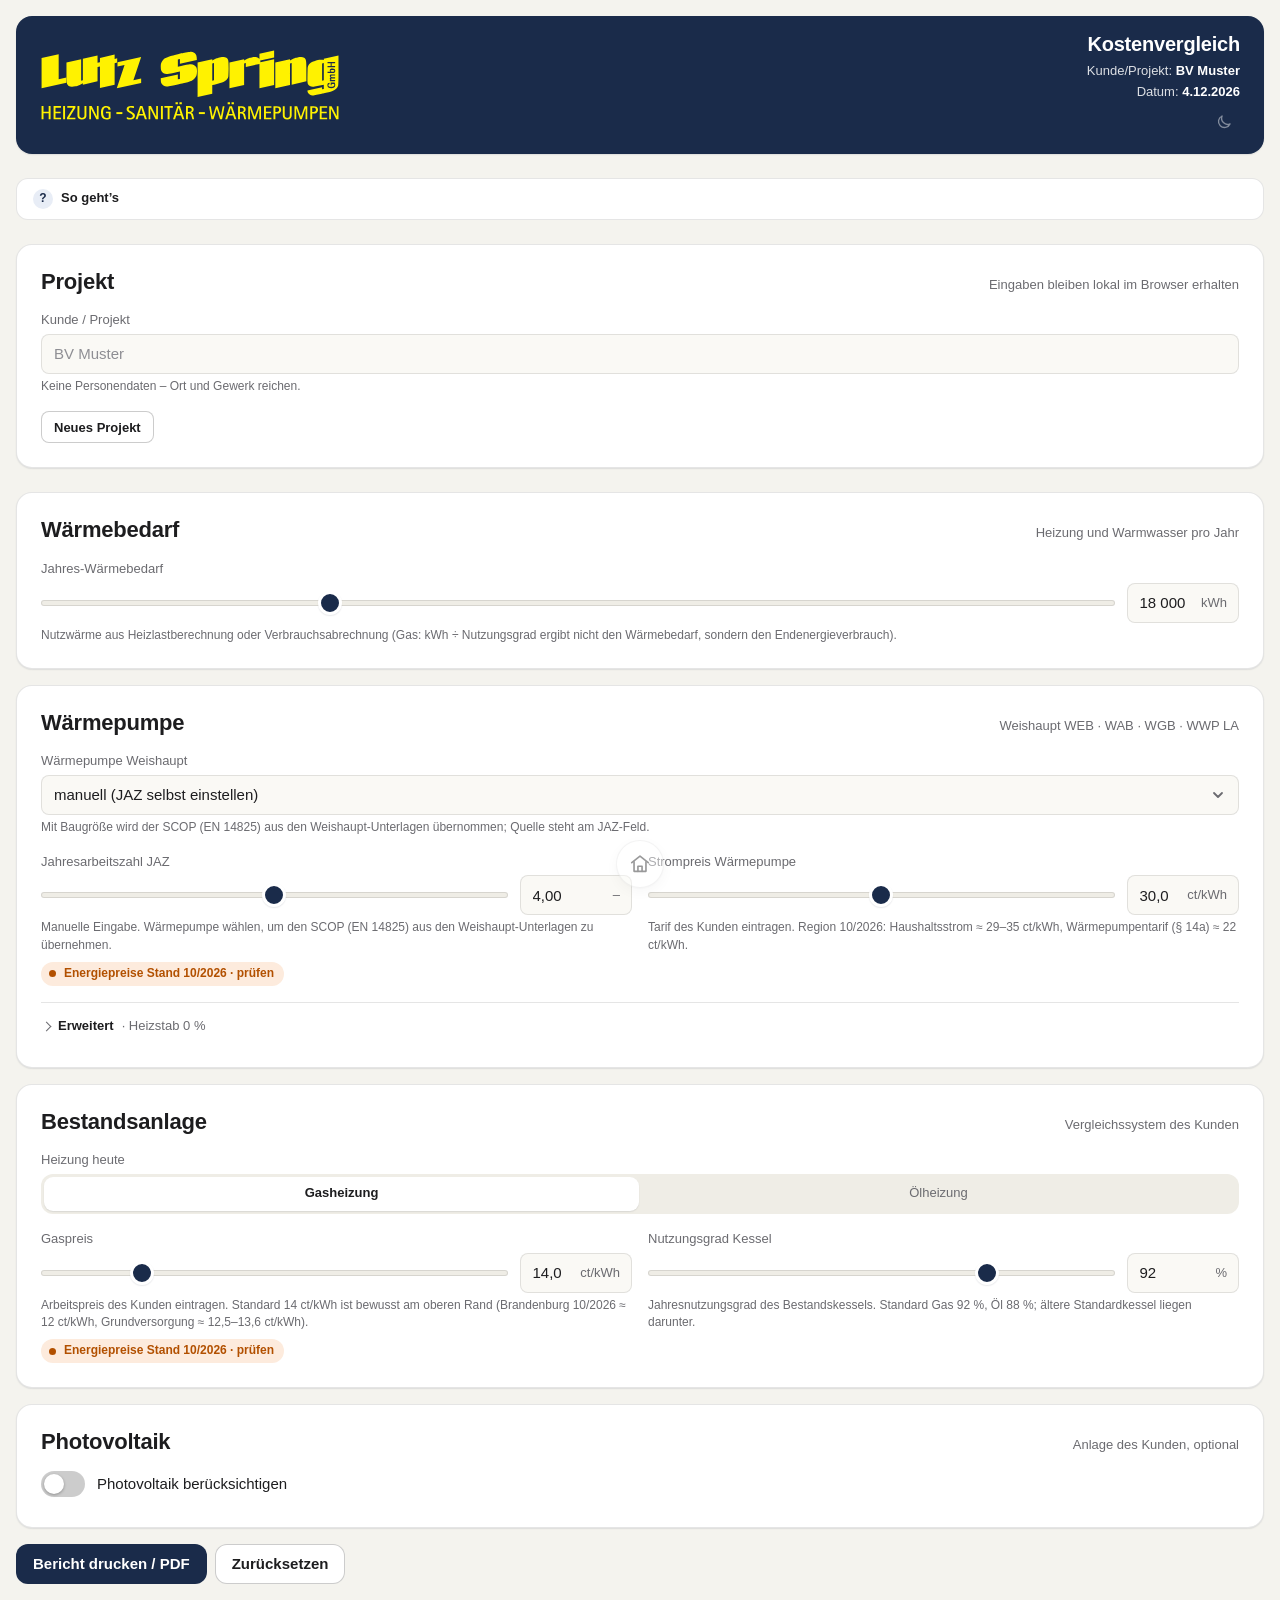
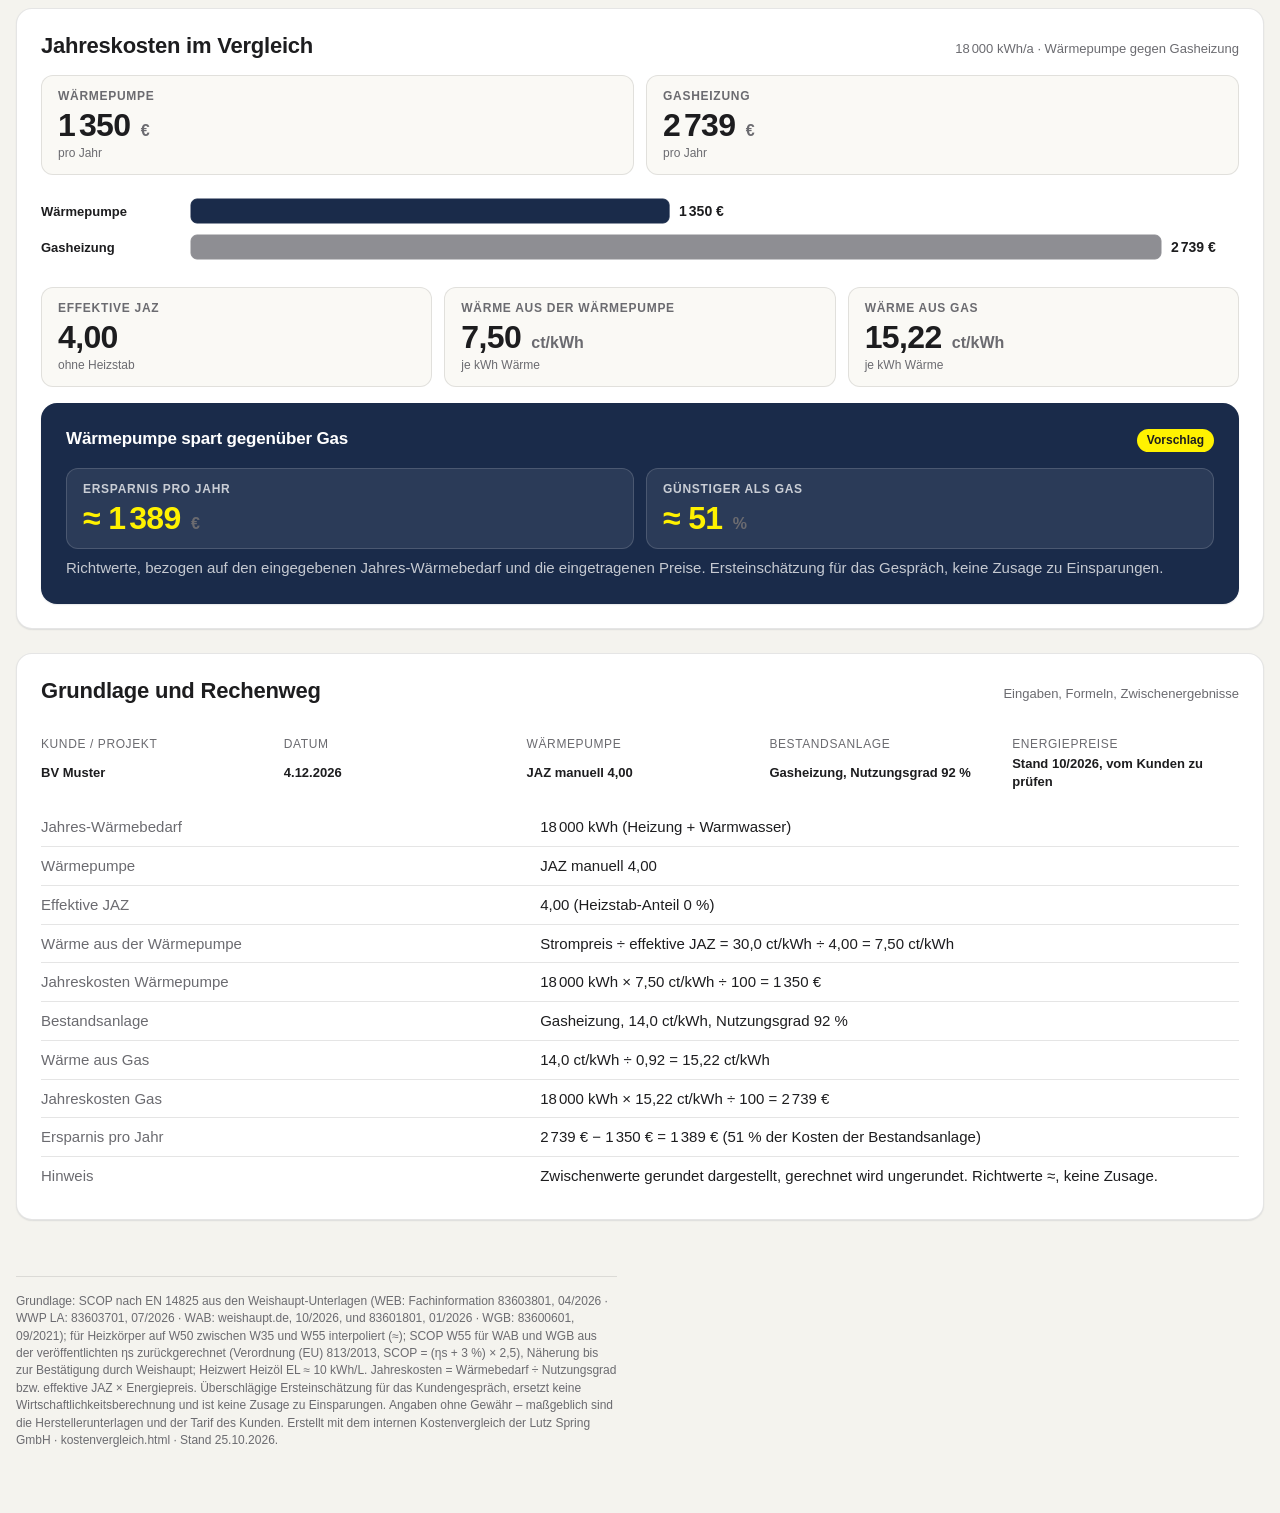
<file: kostenvergleich.html>
<!DOCTYPE html>
<html lang="de">
<head>
<meta charset="utf-8">
<meta name="viewport" content="width=device-width, initial-scale=1, viewport-fit=cover">
<meta name="robots" content="noindex, nofollow">
<meta name="theme-color" content="#1a2b4a">
<link rel="icon" href="assets/icons/favicon.svg" type="image/svg+xml">
<link rel="apple-touch-icon" href="assets/icons/apple-touch-icon.png">
<meta name="apple-mobile-web-app-capable" content="yes">
<meta name="apple-mobile-web-app-status-bar-style" content="black-translucent">
<meta name="apple-mobile-web-app-title" content="Kostenvergleich">
<title>Kostenvergleich · Lutz Spring GmbH</title>
<!-- design.css:start -->
<style>
/* ============================================================
   design.css · Lutz Spring GmbH · Heizung · Sanitär · Wärmepumpen
   Gemeinsames Designsystem für alle internen HTML-Tools.
   Version 2.1.2 · Stand 2026-10-25
   Einbinden:  Beim Veröffentlichen fügt _build/inline.py diese Datei in jedes
               Tool ein (Marker design.css:start / design.css:end im HTML).
               Ein Tool bleibt so eine einzelne Datei.
   Regeln:     DESIGNREGELN.md · Referenz: styleguide.html
   Keine externen Abhängigkeiten. Systemschrift. Hell + Dunkel.
   ============================================================ */

/* ------------------------------------------------------------
   1 · TOKENS (hell = Standard)
   Alle Farben nur über diese Variablen verwenden.
   ------------------------------------------------------------ */
:root {
  color-scheme: light;

  /* Marke [BESTÄTIGT 03_design-system.md] */
  --ls-navy:        #1a2b4a;
  --ls-navy-2:      #223a63;   /* Hover/aktiv auf Navy */
  --ls-navy-3:      #142238;   /* gedrückt */
  --ls-yellow:      #fff200;   /* Logo-Gelb [BESTÄTIGT 2026-10-25]; nur Logo + Akzent, nie Textfarbe auf hellem Grund */
  --ls-yellow-ink:  #8a6d00;   /* lesbares „Gelb“ als Text auf Weiß (≥ 4,5:1) */

  /* Flächen */
  --ls-bg:          #f4f3ee;   /* Creme, Seitenhintergrund [BESTÄTIGT] */
  --ls-surface:     #ffffff;   /* Karten */
  --ls-surface-2:   #faf9f5;   /* Eingaben, Zebra-Zeilen, Tabellenköpfe */
  --ls-surface-3:   #efede6;   /* gedrückt / ausgewählt */
  --ls-line:        rgba(0, 0, 0, 0.10);
  --ls-line-strong: rgba(0, 0, 0, 0.20);

  /* Text */
  --ls-text:        #1d1d1f;
  --ls-text-2:      #6b6b70;   /* Sekundär, Labels (4,8:1 auf Creme) */
  --ls-text-3:      #8e8e93;   /* nur Platzhalter, deaktiviert */
  --ls-on-navy:     #ffffff;

  /* Interaktion */
  --ls-primary:     var(--ls-navy);
  --ls-primary-hover: var(--ls-navy-2);
  --ls-primary-active: var(--ls-navy-3);
  --ls-on-primary:  #ffffff;
  --ls-link:        var(--ls-navy);
  --ls-focus:       var(--ls-navy);
  --ls-focus-ring:  rgba(26, 43, 74, 0.25);
  --ls-selection:   rgba(255, 242, 0, 0.45);

  /* Zustände (semantisch, nicht Akzent) */
  --ls-ok:          #1a7a36;  --ls-ok-bg:     #e3f3e7;
  --ls-warn:        #b25000;  --ls-warn-bg:   #fdebdd;
  --ls-danger:      #d70015;  --ls-danger-bg: #fde4e6;
  --ls-info:        #1a2b4a;  --ls-info-bg:   #e8edf6;

  /* Diagramme: Reihenfarben mit fester Bedeutung (Wärmepumpe = Navy, Bestand Gas/Öl = Grau, Strom/PV = Gelb-Ocker, Vergleich = Stahlblau) */
  --ls-chart-wp:    #1a2b4a;
  --ls-chart-alt:   #8e8e93;
  --ls-chart-pv:    #c9a800;
  --ls-chart-2:     #4f75b8;
  --ls-chart-grid:  rgba(0, 0, 0, 0.08);
  --ls-chart-text:  #6b6b70;

  /* Schatten (Tiefe sparsam) */
  --ls-shadow-1: 0 1px 2px rgba(20, 30, 50, 0.06), 0 1px 1px rgba(20, 30, 50, 0.04);
  --ls-shadow-2: 0 4px 16px rgba(20, 30, 50, 0.08), 0 1px 2px rgba(20, 30, 50, 0.05);

  /* Schrift: Systemschrift wie auf iPad und Mac [BESTÄTIGT: keine externen Abhängigkeiten] */
  --ls-font: -apple-system, BlinkMacSystemFont, "SF Pro Text", "Segoe UI", Roboto, "Helvetica Neue", Arial, sans-serif;
  --ls-font-mono: ui-monospace, "SF Mono", Menlo, Consolas, "Liberation Mono", monospace;
  --ls-fs-xs: 0.75rem;    /* 12 · Fußnoten */
  --ls-fs-sm: 0.8125rem;  /* 13 · Labels, Tabellen dicht */
  --ls-fs-md: 0.9375rem;  /* 15 · Fließtext, Eingaben */
  --ls-fs-lg: 1.0625rem;  /* 17 · Kartentitel */
  --ls-fs-xl: 1.375rem;   /* 22 · Abschnitt */
  --ls-fs-2xl: 1.75rem;   /* 28 · Seitentitel */
  --ls-fs-kpi: 2rem;      /* 32 · Kennzahl */
  --ls-lh: 1.45;

  /* Abstände: 8-px-Raster */
  --ls-s1: 4px; --ls-s2: 8px; --ls-s3: 12px; --ls-s4: 16px;
  --ls-s5: 24px; --ls-s6: 32px; --ls-s7: 48px; --ls-s8: 64px;

  /* Radien */
  --ls-r-sm: 8px; --ls-r-md: 12px; --ls-r-lg: 16px; --ls-r-pill: 999px;

  /* Maße */
  --ls-max: 1400px;           /* [BESTÄTIGT] */
  --ls-control-h: 40px;       /* Höhe Eingaben/Buttons (Maus) */
  --ls-touch-h: 44px;         /* Höhe auf Touch (iPad) */
  --ls-gutter: 16px;

  /* Theme-Schalter: welches Symbol sichtbar ist (hell → Mond anbieten) */
  --ls-icon-moon: block;
  --ls-icon-sun: none;
}

/* Dunkel: folgt dem System, solange kein data-theme gesetzt ist */
@media (prefers-color-scheme: dark) {
  :root:not([data-theme="light"]) {
    color-scheme: dark;
    --ls-navy:        #16233d;
    --ls-navy-2:      #1d2f52;
    --ls-navy-3:      #111b30;
    --ls-yellow-ink:  #fff200;
    --ls-bg:          #141416;
    --ls-surface:     #1e1e20;
    --ls-surface-2:   #27272a;
    --ls-surface-3:   #313134;
    --ls-line:        rgba(255, 255, 255, 0.11);
    --ls-line-strong: rgba(255, 255, 255, 0.22);
    --ls-text:        #f5f5f7;
    --ls-text-2:      #a1a1a6;
    --ls-text-3:      #7c7c82;
    --ls-primary:     #4f75b8;
    --ls-primary-hover: #5d83c6;
    --ls-primary-active: #43669f;
    --ls-link:        #8fb3f0;
    --ls-focus:       #8fb3f0;
    --ls-focus-ring:  rgba(143, 179, 240, 0.30);
    --ls-selection:   rgba(255, 242, 0, 0.30);
    --ls-ok:     #30d158; --ls-ok-bg:     rgba(48, 209, 88, 0.14);
    --ls-warn:   #ff9f0a; --ls-warn-bg:   rgba(255, 159, 10, 0.14);
    --ls-danger: #ff453a; --ls-danger-bg: rgba(255, 69, 58, 0.14);
    --ls-info:   #8fb3f0; --ls-info-bg:   rgba(143, 179, 240, 0.14);
    --ls-chart-wp: #8fb3f0; --ls-chart-alt: #7c7c82; --ls-chart-pv: #e6c800; --ls-chart-2: #4f75b8; --ls-chart-grid: rgba(255,255,255,0.09); --ls-chart-text: #a1a1a6;
    --ls-shadow-1: 0 1px 2px rgba(0, 0, 0, 0.4);
    --ls-shadow-2: 0 6px 20px rgba(0, 0, 0, 0.45);
    --ls-icon-moon: none;
    --ls-icon-sun: block;
  }
}
/* Dunkel: ausdrücklich gewählt (Schalter im Tool) – gleiche Werte */
:root[data-theme="dark"] {
  color-scheme: dark;
  --ls-icon-moon: none;
  --ls-icon-sun: block;
  --ls-navy:        #16233d;
  --ls-navy-2:      #1d2f52;
  --ls-navy-3:      #111b30;
  --ls-yellow-ink:  #fff200;
  --ls-bg:          #141416;
  --ls-surface:     #1e1e20;
  --ls-surface-2:   #27272a;
  --ls-surface-3:   #313134;
  --ls-line:        rgba(255, 255, 255, 0.11);
  --ls-line-strong: rgba(255, 255, 255, 0.22);
  --ls-text:        #f5f5f7;
  --ls-text-2:      #a1a1a6;
  --ls-text-3:      #7c7c82;
  --ls-primary:     #4f75b8;
  --ls-primary-hover: #5d83c6;
  --ls-primary-active: #43669f;
  --ls-link:        #8fb3f0;
  --ls-focus:       #8fb3f0;
  --ls-focus-ring:  rgba(143, 179, 240, 0.30);
  --ls-selection:   rgba(255, 242, 0, 0.30);
  --ls-ok:     #30d158; --ls-ok-bg:     rgba(48, 209, 88, 0.14);
  --ls-warn:   #ff9f0a; --ls-warn-bg:   rgba(255, 159, 10, 0.14);
  --ls-danger: #ff453a; --ls-danger-bg: rgba(255, 69, 58, 0.14);
  --ls-info:   #8fb3f0; --ls-info-bg:   rgba(143, 179, 240, 0.14);
  --ls-chart-wp: #8fb3f0; --ls-chart-alt: #7c7c82; --ls-chart-pv: #e6c800; --ls-chart-2: #4f75b8; --ls-chart-grid: rgba(255,255,255,0.09); --ls-chart-text: #a1a1a6;
  --ls-shadow-1: 0 1px 2px rgba(0, 0, 0, 0.4);
  --ls-shadow-2: 0 6px 20px rgba(0, 0, 0, 0.45);
}

/* ------------------------------------------------------------
   2 · BASIS
   ------------------------------------------------------------ */
*, *::before, *::after { box-sizing: border-box; }
html { -webkit-text-size-adjust: 100%; height: 100%; }
body {
  margin: 0;
  min-height: 100%;
  background: var(--ls-bg);
  color: var(--ls-text);
  font: var(--ls-fs-md) / var(--ls-lh) var(--ls-font);
  -webkit-font-smoothing: antialiased;
  padding-block: calc(var(--ls-s4) + env(safe-area-inset-top, 0px)) calc(var(--ls-s8) + env(safe-area-inset-bottom, 0px)); /* oben: Statusleiste der Homescreen-App; unten: Haus-Icon */
  padding-left:  max(var(--ls-gutter), env(safe-area-inset-left, 0px));
  padding-right: max(var(--ls-gutter), env(safe-area-inset-right, 0px));
}
::selection { background: var(--ls-selection); }
img, svg, canvas { max-width: 100%; height: auto; }
[hidden] { display: none !important; }
a { color: var(--ls-link); text-decoration: underline; text-underline-offset: 2px; text-decoration-thickness: 1px; }
a:hover { text-decoration-thickness: 2px; }
hr { border: 0; border-top: 1px solid var(--ls-line); margin: var(--ls-s5) 0; }
code, kbd, .ls-mono { font-family: var(--ls-font-mono); font-size: 0.92em; }
small, .ls-small { font-size: var(--ls-fs-sm); }
sub, sup { line-height: 0; }

h1, h2, h3, h4 { margin: 0; color: var(--ls-text); font-weight: 600; letter-spacing: -0.01em; text-wrap: balance; hyphens: auto; -webkit-hyphens: auto; }
h1 { font-size: var(--ls-fs-2xl); line-height: 1.15; letter-spacing: -0.02em; }
h2 { font-size: var(--ls-fs-xl);  line-height: 1.2; }
h3 { font-size: var(--ls-fs-lg);  line-height: 1.3; }
h4 { font-size: var(--ls-fs-md);  line-height: 1.35; }
p  { margin: 0; }
p + p { margin-top: var(--ls-s3); }
.ls-prose { max-width: 70ch; }
.ls-prose p + p { margin-top: var(--ls-s3); }

/* Fokus: immer sichtbar, Tastatur und Touch */
:focus { outline: none; }
:focus-visible { outline: 2px solid var(--ls-focus); outline-offset: 2px; border-radius: var(--ls-r-sm); }

/* Reduzierte Bewegung respektieren */
@media (prefers-reduced-motion: reduce) {
  *, *::before, *::after { animation: none !important; transition: none !important; scroll-behavior: auto !important; }
}

/* ------------------------------------------------------------
   3 · LAYOUT
   ------------------------------------------------------------ */
.ls-container { max-width: var(--ls-max); margin-inline: auto; width: 100%; min-width: 0; }
.ls-stack  { display: grid; gap: var(--ls-s4); }
/* Grid-Kinder dürfen nie breiter werden als ihr Platz (Tabellen/Code scrollen im eigenen Rahmen) */
.ls-container > *, .ls-stack > *, .ls-form > *, .ls-fields > *, .ls-card > * { min-width: 0; }
.ls-stack--tight { gap: var(--ls-s2); }
.ls-stack--loose { gap: var(--ls-s5); }
.ls-row    { display: flex; flex-wrap: wrap; align-items: center; gap: var(--ls-s2) var(--ls-s3); }
.ls-row--between { justify-content: space-between; }
.ls-row--end { justify-content: flex-end; }
.ls-grow { flex: 1 1 auto; min-width: 0; }
.ls-section { margin-top: var(--ls-s6); }
.ls-section > h2 { margin-bottom: var(--ls-s4); }

/* Karten-Raster [BESTÄTIGT: minmax(250px,1fr), einspaltig < 700 px] */
.ls-grid { display: grid; grid-template-columns: repeat(auto-fit, minmax(250px, 1fr)); gap: var(--ls-s4); }
.ls-grid--2 { grid-template-columns: repeat(auto-fit, minmax(min(100%, 340px), 1fr)); }
.ls-grid--3 { grid-template-columns: repeat(auto-fit, minmax(min(100%, 280px), 1fr)); }
.ls-grid > * { min-width: 0; }
@media (max-width: 699.98px) { .ls-grid, .ls-grid--2, .ls-grid--3 { grid-template-columns: 1fr; } }

/* ------------------------------------------------------------
   4 · KOPF (Navy-Balken mit runden Ecken [BESTÄTIGT]) + FUSS
   ------------------------------------------------------------ */
.ls-header {
  background: var(--ls-navy);
  color: var(--ls-on-navy);
  border-radius: var(--ls-r-lg);
  padding: var(--ls-s4) var(--ls-s5);
  display: grid;
  grid-template-columns: auto 1fr;
  align-items: center;
  gap: var(--ls-s3) var(--ls-s5);
  box-shadow: var(--ls-shadow-1);
}
.ls-header__brand { display: grid; gap: 2px; }
/* Logo Variante B (Wortmarke mit Slogan) als Inline-SVG; Farbe über currentColor. Mindestens 280 px breit, sonst ist der Slogan im Logo unlesbar. */
.ls-header__logo { display: block; width: min(300px, 100%); height: auto; color: var(--ls-yellow); }
.ls-header__logo--navy { color: var(--ls-navy); } /* Ausnahme: Logo ohne Navy-Hintergrund (Fuß, helle Fläche) */
.ls-header__slogan { font-size: var(--ls-fs-sm); color: var(--ls-yellow); letter-spacing: 0.02em; }
.ls-header:has(> .ls-header__title) { grid-template-columns: auto 1fr auto; } /* alte Form mit Titelblock in der Mitte */
.ls-header__title { display: grid; gap: 2px; min-width: 0; }
.ls-header__title h1 { color: var(--ls-on-navy); font-size: var(--ls-fs-xl); }
/* Standard (2.1.2): Toolname rechts oben über Kunde/Projekt, kein Untertitel */
.ls-header__meta .ls-header__title h1, .ls-header__meta h1 { font-size: 1.25rem; line-height: 1.2; font-weight: 600; letter-spacing: -0.01em; color: var(--ls-on-navy); margin: 0 0 2px; text-align: right; }
.ls-header__sub { font-size: var(--ls-fs-sm); color: rgba(255,255,255,0.75); }
.ls-header__meta { display: grid; gap: 2px; justify-items: end; justify-self: end; text-align: right; font-size: var(--ls-fs-sm); color: rgba(255,255,255,0.85); white-space: nowrap; min-width: 0; }
.ls-header__meta b { color: var(--ls-on-navy); font-weight: 600; }
.ls-header__meta .ls-header__title { justify-items: end; margin-bottom: 2px; }
.ls-header a { color: var(--ls-on-navy); }
.ls-header .ls-btn--ghost { color: var(--ls-on-navy); border-color: rgba(255,255,255,0.35); }
.ls-header .ls-btn--ghost:hover { background: rgba(255,255,255,0.1); }
@media (max-width: 699.98px) {
  .ls-header { grid-template-columns: 1fr; padding: var(--ls-s4); }
  .ls-header__meta { justify-items: start; text-align: left; white-space: normal; }
}
/* Theme-Schalter: runder Symbolknopf, Mond im Hell-, Sonne im Dunkelmodus; kein Text, kein Rahmen */
.ls-theme-toggle { appearance: none; border: 0; background: transparent; width: 32px; height: 32px; border-radius: var(--ls-r-pill); display: inline-grid; place-items: center; color: var(--ls-on-navy); opacity: .45; cursor: pointer; transition: opacity .15s ease; -webkit-tap-highlight-color: transparent; } /* Deckkraft wie Haus-Icon: 0,45 / 1 / 0,3 */
.ls-theme-toggle:hover, .ls-theme-toggle:focus-visible { opacity: 1; }
.ls-theme-toggle:active { opacity: .3; }
.ls-theme-toggle svg { width: 18px; height: 18px; }
.ls-theme-toggle__moon { display: var(--ls-icon-moon); }
.ls-theme-toggle__sun { display: var(--ls-icon-sun); }
.ls-header__meta .ls-theme-toggle { justify-self: end; margin-top: 2px; }
@media (max-width: 699.98px) { .ls-header__meta { justify-self: stretch; } .ls-header__meta .ls-theme-toggle { justify-self: start; } .ls-header__meta .ls-header__title h1, .ls-header__meta h1 { text-align: left; } }
@media (pointer: coarse) { .ls-theme-toggle { width: 40px; height: 40px; } }

/* Text-Wortmarke, falls (noch) kein Logo eingebettet ist */
.ls-wordmark { font-weight: 800; font-size: 1.375rem; letter-spacing: -0.02em; color: var(--ls-yellow); line-height: 1; }
.ls-wordmark small { display: block; font-weight: 600; font-size: 0.75rem; color: var(--ls-on-navy); letter-spacing: 0.08em; margin-top: 2px; }

.ls-footer { margin-top: var(--ls-s6); padding-top: var(--ls-s4); border-top: 1px solid var(--ls-line); font-size: var(--ls-fs-xs); color: var(--ls-text-2); max-width: 90ch; }

/* Haus-Icon: Rücklink zur Startseite [BESTÄTIGT: 48×48, unten mittig, Deckkraft 0,45 / 1 / 0,3, im Druck aus] */
.ls-home {
  position: fixed; left: 50%; bottom: calc(var(--ls-s3) + env(safe-area-inset-bottom, 0px));
  transform: translateX(-50%);
  width: 48px; height: 48px; border-radius: var(--ls-r-pill);
  display: grid; place-items: center;
  background: var(--ls-surface); color: var(--ls-text); border: 1px solid var(--ls-line);
  box-shadow: var(--ls-shadow-2); opacity: 0.45; transition: opacity .15s ease; z-index: 50;
}
.ls-home:hover, .ls-home:focus-visible { opacity: 1; }
.ls-home:active { opacity: 0.3; }
.ls-home svg { width: 22px; height: 22px; }

/* ------------------------------------------------------------
   5 · KARTEN
   ------------------------------------------------------------ */
.ls-card {
  background: var(--ls-surface);
  border: 1px solid var(--ls-line);
  border-radius: var(--ls-r-lg);
  padding: var(--ls-s5);
  box-shadow: var(--ls-shadow-1);
  min-width: 0;
}
.ls-card--tight { padding: var(--ls-s4); }
.ls-card--flat { box-shadow: none; }
.ls-card__head { display: flex; align-items: baseline; justify-content: space-between; gap: var(--ls-s3); margin-bottom: var(--ls-s4); flex-wrap: wrap; }
.ls-card__head h2, .ls-card__head h3 { margin: 0; }
.ls-card__sub { font-size: var(--ls-fs-sm); color: var(--ls-text-2); }
/* Abstand zwischen Karten kommt vom Eltern-Raster (.ls-stack / .ls-grid), nicht von Margins */

/* Nummerierte Blockkarten (Schritte einer Auslegung) – nur bei echter Reihenfolge */
.ls-steps { counter-reset: ls-step; display: grid; gap: var(--ls-s4); }
.ls-steps > .ls-card { counter-increment: ls-step; position: relative; padding-left: calc(var(--ls-s5) + 40px); }
.ls-steps > .ls-card::before {
  content: counter(ls-step); position: absolute; left: var(--ls-s4); top: var(--ls-s5);
  width: 28px; height: 28px; border-radius: var(--ls-r-pill);
  background: var(--ls-navy); color: var(--ls-on-navy); font-weight: 700; font-size: var(--ls-fs-sm);
  display: grid; place-items: center;
}

/* Empfehlungskarte: Navy mit gelben Kennwerten (z. B. Kostenvergleich) */
.ls-card--navy { background: var(--ls-navy); color: var(--ls-on-navy); border-color: transparent; }
.ls-card--navy h2, .ls-card--navy h3, .ls-card--navy .ls-kpi__value { color: var(--ls-on-navy); }
.ls-card--navy .ls-kpi__value, .ls-card--navy .ls-accent { color: var(--ls-yellow); }
.ls-card--navy .ls-kpi__label, .ls-card--navy .ls-muted { color: rgba(255,255,255,0.75); }
.ls-card--navy .ls-kpi { background: rgba(255,255,255,0.08); border-color: rgba(255,255,255,0.15); }  /* Kennzahlen auf Navy, 2.1.1 */
.ls-card--navy .ls-btn--primary { background: var(--ls-yellow); color: #1d1d1f; }
.ls-card--navy .ls-btn--primary:hover { background: #fff566; }

/* ------------------------------------------------------------
   6 · FORMULARE
   ------------------------------------------------------------ */
.ls-form { display: grid; gap: var(--ls-s4); }
.ls-fields { display: grid; grid-template-columns: repeat(auto-fit, minmax(min(100%, 200px), 1fr)); gap: var(--ls-s3) var(--ls-s4); }
.ls-field { display: grid; gap: var(--ls-s1); min-width: 0; align-content: start; } /* align-content: Felder einer Zeile beginnen oben, Regler und Eingaben stehen auf einer Höhe (2.1.1) */
.ls-field--span { grid-column: 1 / -1; }
.ls-label { font-size: var(--ls-fs-sm); color: var(--ls-text-2); font-weight: 500; display: flex; gap: var(--ls-s1); align-items: baseline; }
.ls-label abbr { text-decoration: none; }
.ls-hint { font-size: var(--ls-fs-xs); color: var(--ls-text-2); }
.ls-error { font-size: var(--ls-fs-xs); color: var(--ls-danger); font-weight: 500; }

.ls-input, .ls-select, .ls-textarea {
  width: 100%; min-height: var(--ls-control-h);
  padding: 0 var(--ls-s3);
  font: inherit; color: var(--ls-text);
  background: var(--ls-surface-2);
  border: 1px solid var(--ls-line); border-radius: var(--ls-r-sm);
  transition: border-color .12s ease, box-shadow .12s ease, background .12s ease;
  font-variant-numeric: tabular-nums;
}
.ls-textarea { min-height: calc(var(--ls-control-h) * 2.2); padding: var(--ls-s2) var(--ls-s3); resize: vertical; line-height: var(--ls-lh); }
.ls-input::placeholder, .ls-textarea::placeholder { color: var(--ls-text-3); }
.ls-input:hover, .ls-select:hover, .ls-textarea:hover { border-color: var(--ls-line-strong); }
.ls-input:focus, .ls-select:focus, .ls-textarea:focus { outline: none; border-color: var(--ls-focus); box-shadow: 0 0 0 3px var(--ls-focus-ring); background: var(--ls-surface); }
.ls-input[aria-invalid="true"], .ls-select[aria-invalid="true"] { border-color: var(--ls-danger); }
.ls-input[aria-invalid="true"]:focus { box-shadow: 0 0 0 3px var(--ls-danger-bg); }
.ls-input:disabled, .ls-select:disabled, .ls-textarea:disabled { color: var(--ls-text-3); background: var(--ls-surface-3); cursor: not-allowed; }
.ls-input[readonly] { background: var(--ls-surface-3); }
.ls-input[type="number"] { -moz-appearance: textfield; appearance: textfield; }
.ls-input::-webkit-outer-spin-button, .ls-input::-webkit-inner-spin-button { -webkit-appearance: none; margin: 0; }
.ls-select {
  appearance: none; -webkit-appearance: none; padding-right: 36px; cursor: pointer;
  background-image: url("data:image/svg+xml;utf8,<svg xmlns='http://www.w3.org/2000/svg' width='16' height='16' viewBox='0 0 16 16'><path d='M4 6l4 4 4-4' fill='none' stroke='%236b6b70' stroke-width='1.8' stroke-linecap='round' stroke-linejoin='round'/></svg>");
  background-repeat: no-repeat; background-position: right 12px center;
}

/* Eingabe mit Einheit (Suffix) – Einheit steht am Feld, nie im Wert */
.ls-unit { position: relative; display: grid; }
.ls-unit .ls-input { padding-right: 3.2em; }
.ls-unit > span { position: absolute; right: var(--ls-s3); top: 50%; transform: translateY(-50%); font-size: var(--ls-fs-sm); color: var(--ls-text-2); pointer-events: none; }
.ls-unit--pre .ls-input { padding-left: 2.4em; padding-right: var(--ls-s3); }
.ls-unit--pre > span { right: auto; left: var(--ls-s3); }

/* Auswahlfelder */
.ls-check { display: inline-flex; align-items: center; gap: var(--ls-s2); font-size: var(--ls-fs-md); cursor: pointer; min-height: 32px; }
.ls-check input { width: 20px; height: 20px; margin: 0; accent-color: var(--ls-primary); flex: none; }
.ls-switch { display: inline-flex; align-items: center; gap: var(--ls-s3); cursor: pointer; }
.ls-switch input { position: absolute; opacity: 0; width: 0; height: 0; }
.ls-switch i { width: 44px; height: 26px; border-radius: var(--ls-r-pill); background: var(--ls-line-strong); position: relative; transition: background .15s ease; flex: none; }
.ls-switch i::after { content: ""; position: absolute; top: 3px; left: 3px; width: 20px; height: 20px; border-radius: 50%; background: #fff; box-shadow: 0 1px 3px rgba(0,0,0,.3); transition: transform .15s ease; }
.ls-switch input:checked + i { background: var(--ls-ok); }
.ls-switch input:checked + i::after { transform: translateX(18px); }
.ls-switch input:focus-visible + i { outline: 2px solid var(--ls-focus); outline-offset: 2px; }

/* Segment-Steuerung (Tabs ① ② ③, Umschalter Gas/Öl) */
.ls-seg { display: inline-flex; padding: 3px; gap: 2px; background: var(--ls-surface-3); border-radius: var(--ls-r-md); max-width: 100%; overflow-x: auto; }
.ls-seg > button, .ls-seg > label {
  appearance: none; border: 0; background: transparent; color: var(--ls-text-2);
  font: inherit; font-size: var(--ls-fs-sm); font-weight: 500;
  padding: 0 var(--ls-s3); min-height: 34px; border-radius: calc(var(--ls-r-md) - 3px);
  cursor: pointer; white-space: nowrap; transition: background .12s ease, color .12s ease; display: inline-flex; align-items: center; gap: var(--ls-s1);
}
.ls-seg > [aria-selected="true"], .ls-seg > .is-active, .ls-seg > label:has(input:checked) { background: var(--ls-surface); color: var(--ls-text); box-shadow: var(--ls-shadow-1); font-weight: 600; }
.ls-seg input { position: absolute; opacity: 0; width: 0; height: 0; }
.ls-seg--full { display: flex; }
.ls-seg--full > * { flex: 1 1 0; justify-content: center; }

/* „Erweitert“: selten geänderte Felder eingeklappt, eingestellte Werte als Kurzzeile sichtbar */
.ls-details { border-top: 1px solid var(--ls-line); padding-top: var(--ls-s2); }
.ls-details > summary { cursor: pointer; font-size: var(--ls-fs-sm); font-weight: 600; color: var(--ls-text); list-style: none; display: flex; align-items: center; gap: var(--ls-s2); min-height: 32px; }
.ls-details > summary::-webkit-details-marker { display: none; }
.ls-details > summary::before { content: ""; width: 7px; height: 7px; border-right: 1.8px solid var(--ls-text-2); border-bottom: 1.8px solid var(--ls-text-2); transform: rotate(-45deg); transition: transform .12s ease; flex: none; margin-left: 2px; }
.ls-details[open] > summary::before { transform: rotate(45deg); }
.ls-details > summary .ls-muted { font-weight: 400; }
.ls-details[open] > summary .ls-muted { display: none; }

/* Touch: größere Ziele auf iPad / Handy [BESTÄTIGT 2026-10-25, WCAG 2.2 Zielgröße] */
@media (pointer: coarse) {
  :root { --ls-control-h: var(--ls-touch-h); }
  .ls-seg > button, .ls-seg > label { min-height: 40px; }
  .ls-check { min-height: 44px; }
  .ls-check input { width: 24px; height: 24px; }
}

/* ------------------------------------------------------------
   7 · BUTTONS
   Je Ansicht genau EIN primärer Button (die Hauptaktion).
   ------------------------------------------------------------ */
.ls-btn {
  appearance: none; -webkit-appearance: none;
  display: inline-flex; align-items: center; justify-content: center; gap: var(--ls-s2);
  min-height: var(--ls-control-h); padding: 0 var(--ls-s4);
  font: inherit; font-size: var(--ls-fs-md); font-weight: 600; line-height: 1;
  border-radius: var(--ls-r-md); border: 1px solid transparent;
  cursor: pointer; text-decoration: none; white-space: nowrap;
  transition: background .12s ease, border-color .12s ease, transform .06s ease, box-shadow .12s ease;
  -webkit-tap-highlight-color: transparent;
}
.ls-btn:active { transform: scale(0.98); }
.ls-btn:disabled, .ls-btn[aria-disabled="true"] { opacity: 0.45; cursor: not-allowed; transform: none; }
.ls-btn svg { width: 18px; height: 18px; flex: none; }
.ls-btn--primary { background: var(--ls-primary); color: var(--ls-on-primary); }
.ls-btn--primary:hover { background: var(--ls-primary-hover); }
.ls-btn--primary:active { background: var(--ls-primary-active); }
.ls-btn--secondary { background: var(--ls-surface); color: var(--ls-text); border-color: var(--ls-line-strong); }
.ls-btn--secondary:hover { background: var(--ls-surface-2); }
.ls-btn--ghost { background: transparent; color: var(--ls-link); border-color: transparent; }
.ls-btn--ghost:hover { background: var(--ls-surface-3); }
.ls-btn--danger { background: var(--ls-surface); color: var(--ls-danger); border-color: var(--ls-danger); }
.ls-btn--danger:hover { background: var(--ls-danger-bg); }
.ls-btn--sm { min-height: 32px; padding: 0 var(--ls-s3); font-size: var(--ls-fs-sm); border-radius: var(--ls-r-sm); }
.ls-btn--lg { min-height: 48px; padding: 0 var(--ls-s5); font-size: var(--ls-fs-lg); }
.ls-btn--block { width: 100%; }
.ls-btn--icon { padding: 0; width: var(--ls-control-h); }
.ls-toolbar { display: flex; flex-wrap: wrap; gap: var(--ls-s2); align-items: center; }
.ls-toolbar__spacer { flex: 1 1 auto; }
@media (max-width: 480px) { .ls-toolbar--stack .ls-btn { flex: 1 1 100%; } }

/* ------------------------------------------------------------
   8 · ERGEBNISSE: Kennzahlen, Tabellen, Listen
   ------------------------------------------------------------ */
.ls-num, .ls-table td.ls-num, .ls-kpi__value { font-variant-numeric: tabular-nums; }
.ls-kpis { display: grid; grid-template-columns: repeat(auto-fit, minmax(min(100%, 160px), 1fr)); gap: var(--ls-s3); }
.ls-kpi { display: grid; gap: 2px; padding: var(--ls-s3) var(--ls-s4); background: var(--ls-surface-2); border-radius: var(--ls-r-md); border: 1px solid var(--ls-line); min-width: 0; }
.ls-kpi__label { font-size: var(--ls-fs-xs); color: var(--ls-text-2); text-transform: uppercase; letter-spacing: 0.06em; font-weight: 600; }
.ls-kpi__value { font-size: var(--ls-fs-kpi); font-weight: 700; letter-spacing: -0.02em; line-height: 1.1; color: var(--ls-text); }
.ls-kpi__value small { font-size: 0.5em; font-weight: 600; color: var(--ls-text-2); margin-left: 2px; letter-spacing: 0; }
.ls-kpi__note { font-size: var(--ls-fs-xs); color: var(--ls-text-2); }
.ls-kpi--ok .ls-kpi__value { color: var(--ls-ok); }
.ls-kpi--warn .ls-kpi__value { color: var(--ls-warn); }
.ls-kpi--danger .ls-kpi__value { color: var(--ls-danger); }

/* Label/Wert-Liste (Bericht) */
.ls-dl { display: grid; grid-template-columns: minmax(140px, 1fr) minmax(0, 1.4fr); margin: 0; font-size: var(--ls-fs-md); }
.ls-dl > dt, .ls-dl > dd { margin: 0; padding: var(--ls-s2) 0; border-top: 1px solid var(--ls-line); min-width: 0; }
.ls-dl > dt { color: var(--ls-text-2); padding-right: var(--ls-s3); }
.ls-dl > dd { font-weight: 500; }
.ls-dl > dt:first-of-type, .ls-dl > dd:first-of-type { border-top: 0; }
.ls-dl > dt.ls-dl__strong, .ls-dl > dd.ls-dl__strong { font-weight: 700; color: var(--ls-text); }

/* Tabellen: dicht, Zahlen rechts, Kopf fixiert, breite Tabellen scrollen im Rahmen */
.ls-table-wrap { overflow-x: auto; -webkit-overflow-scrolling: touch; border: 1px solid var(--ls-line); border-radius: var(--ls-r-md); background: var(--ls-surface); }
.ls-table { width: 100%; border-collapse: separate; border-spacing: 0; font-size: var(--ls-fs-sm); }
.ls-table th, .ls-table td { padding: var(--ls-s2) var(--ls-s3); text-align: left; vertical-align: top; border-bottom: 1px solid var(--ls-line); }
.ls-table th { position: sticky; top: 0; z-index: 1; background: var(--ls-surface-2); color: var(--ls-text-2); font-weight: 600; font-size: var(--ls-fs-xs); text-transform: uppercase; letter-spacing: 0.05em; white-space: nowrap; }
.ls-table tbody tr:last-child td { border-bottom: 0; }
.ls-table tbody tr:hover td { background: var(--ls-surface-2); }
.ls-table .ls-num, .ls-table th.ls-num { text-align: right; }
.ls-table tr.is-selected td { background: var(--ls-info-bg); }
.ls-table tr.is-selected td:first-child { box-shadow: inset 3px 0 0 var(--ls-primary); }
.ls-table tr[role="button"], .ls-table tr.is-clickable { cursor: pointer; }
.ls-table tfoot td { font-weight: 600; background: var(--ls-surface-2); border-top: 1px solid var(--ls-line-strong); }
.ls-table--compact th, .ls-table--compact td { padding: var(--ls-s1) var(--ls-s2); }

/* Ergebnis-Zeilenliste (Alternative zur Tabelle auf schmalen Schirmen) */
.ls-list { display: grid; }
.ls-list__item { display: flex; align-items: center; gap: var(--ls-s3); padding: var(--ls-s3) 0; border-top: 1px solid var(--ls-line); }
.ls-list__item:first-child { border-top: 0; }
.ls-list__main { flex: 1 1 auto; min-width: 0; }
.ls-list__main b { display: block; font-weight: 600; }
.ls-list__main span { display: block; font-size: var(--ls-fs-sm); color: var(--ls-text-2); overflow-wrap: anywhere; }

/* ------------------------------------------------------------
   9 · STATUS: Badges, Hinweise, Leerzustände
   ------------------------------------------------------------ */
.ls-badge { display: inline-flex; align-items: center; gap: 4px; padding: 2px 10px; border-radius: var(--ls-r-pill); font-size: var(--ls-fs-xs); font-weight: 600; white-space: nowrap; background: var(--ls-surface-3); color: var(--ls-text-2); line-height: 1.6; }
.ls-badge--ok { background: var(--ls-ok-bg); color: var(--ls-ok); }
.ls-badge--warn { background: var(--ls-warn-bg); color: var(--ls-warn); }
.ls-badge--danger { background: var(--ls-danger-bg); color: var(--ls-danger); }
.ls-badge--info { background: var(--ls-info-bg); color: var(--ls-info); }
.ls-badge--navy { background: var(--ls-navy); color: var(--ls-on-navy); }
.ls-badge--yellow { background: var(--ls-yellow); color: #1d1d1f; }

.ls-note { display: grid; grid-template-columns: auto 1fr; gap: var(--ls-s3); padding: var(--ls-s3) var(--ls-s4); border-radius: var(--ls-r-md); border: 1px solid var(--ls-line); background: var(--ls-surface-2); font-size: var(--ls-fs-sm); }
.ls-note > svg, .ls-note > .ls-note__icon { width: 18px; height: 18px; margin-top: 2px; flex: none; }
.ls-note b { font-weight: 600; }
.ls-note--info   { background: var(--ls-info-bg);   border-color: transparent; color: var(--ls-text); }
.ls-note--ok     { background: var(--ls-ok-bg);     border-color: transparent; }
.ls-note--warn   { background: var(--ls-warn-bg);   border-color: transparent; }
.ls-note--danger { background: var(--ls-danger-bg); border-color: transparent; }
.ls-note--info .ls-note__icon { color: var(--ls-info); }
.ls-note--ok .ls-note__icon { color: var(--ls-ok); }
.ls-note--warn .ls-note__icon { color: var(--ls-warn); }
.ls-note--danger .ls-note__icon { color: var(--ls-danger); }
.ls-note--plain { grid-template-columns: 1fr; }

/* Notizfeld im Bericht (gelb hinterlegt, wie bisher) */
.ls-notiz { padding: var(--ls-s3) var(--ls-s4); border-radius: var(--ls-r-md); background: rgba(255, 242, 0, 0.16); border: 1px solid rgba(255, 242, 0, 0.5); font-size: var(--ls-fs-sm); }
.ls-notiz b { color: var(--ls-yellow-ink); letter-spacing: 0.04em; font-size: var(--ls-fs-xs); }

.ls-empty { text-align: center; padding: var(--ls-s6) var(--ls-s4); color: var(--ls-text-2); border: 1px dashed var(--ls-line-strong); border-radius: var(--ls-r-lg); }
.ls-empty b { display: block; color: var(--ls-text); font-weight: 600; margin-bottom: var(--ls-s1); }

/* Statuszeile oben (z. B. „Lagerbestand geladen: 14 Positionen · Stand …“) */
.ls-status { display: flex; align-items: center; gap: var(--ls-s2); font-size: var(--ls-fs-sm); color: var(--ls-text-2); padding: var(--ls-s2) var(--ls-s3); border-radius: var(--ls-r-sm); background: var(--ls-surface); border: 1px solid var(--ls-line); }
.ls-status__dot { width: 8px; height: 8px; border-radius: 50%; background: var(--ls-text-3); flex: none; }
.ls-status--ok .ls-status__dot { background: var(--ls-ok); }
.ls-status--warn .ls-status__dot { background: var(--ls-warn); }

/* Fortschritt / Deckung */
.ls-meter { height: 6px; border-radius: var(--ls-r-pill); background: var(--ls-surface-3); overflow: hidden; }
.ls-meter > i { display: block; height: 100%; background: var(--ls-primary); border-radius: inherit; }
.ls-meter--ok > i { background: var(--ls-ok); }
.ls-meter--warn > i { background: var(--ls-warn); }
.ls-meter--danger > i { background: var(--ls-danger); }

/* Lade-Skelett */
@keyframes ls-pulse { 50% { opacity: .45; } }
.ls-skeleton { background: var(--ls-surface-3); border-radius: var(--ls-r-sm); min-height: 1em; animation: ls-pulse 1.4s ease-in-out infinite; }


/* ------------------------------------------------------------
   10 · WEITERE BAUSTEINE (2.1)
   ------------------------------------------------------------ */

/* 10.1 Startseiten-Kacheln (index.html): Bild 16:9, Titel, ein Satz, „Öffnen“ */
.ls-tiles { display: grid; grid-template-columns: repeat(auto-fit, minmax(min(100%, 280px), 1fr)); gap: var(--ls-s4); }
.ls-tile { display: grid; grid-template-rows: auto 1fr; background: var(--ls-surface); border: 1px solid var(--ls-line); border-radius: var(--ls-r-lg); overflow: hidden; box-shadow: var(--ls-shadow-1); color: inherit; text-decoration: none; transition: transform .12s ease, box-shadow .12s ease; min-width: 0; }
.ls-tile:hover { transform: translateY(-2px); box-shadow: var(--ls-shadow-2); text-decoration: none; }
.ls-tile:active { transform: none; }
.ls-tile__img { aspect-ratio: 16 / 9; width: 100%; object-fit: cover; background: var(--ls-surface-3); display: block; }
.ls-tile__img--placeholder { display: grid; place-items: center; color: var(--ls-text-3); font-size: var(--ls-fs-sm); }
.ls-tile__body { padding: var(--ls-s4); display: grid; gap: var(--ls-s1); align-content: start; }
.ls-tile__title { font-size: var(--ls-fs-lg); font-weight: 600; letter-spacing: -0.01em; }
.ls-tile__text { font-size: var(--ls-fs-sm); color: var(--ls-text-2); }
.ls-tile__cta { margin-top: var(--ls-s2); font-size: var(--ls-fs-sm); font-weight: 600; color: var(--ls-link); display: inline-flex; align-items: center; gap: 4px; }
.ls-tile__cta::after { content: "›"; font-size: 1.1em; }

/* 10.2 Gespeicherte Einträge (Räume, Positionen) mit Aktionen */
.ls-items { display: grid; gap: var(--ls-s2); }
.ls-item { display: grid; grid-template-columns: auto 1fr auto; align-items: center; gap: var(--ls-s3); padding: var(--ls-s2) var(--ls-s3); background: var(--ls-surface-2); border: 1px solid var(--ls-line); border-radius: var(--ls-r-md); min-width: 0; }
.ls-item__no { width: 26px; height: 26px; border-radius: var(--ls-r-pill); background: var(--ls-navy); color: var(--ls-on-navy); font-size: var(--ls-fs-xs); font-weight: 700; display: grid; place-items: center; }
.ls-item__main { min-width: 0; display: grid; gap: 1px; }
.ls-item__main b { font-weight: 600; overflow: hidden; text-overflow: ellipsis; white-space: nowrap; }
.ls-item__main span { font-size: var(--ls-fs-sm); color: var(--ls-text-2); overflow: hidden; text-overflow: ellipsis; white-space: nowrap; }
.ls-item__actions { display: flex; gap: 2px; }
.ls-item__actions .ls-btn { min-height: 32px; width: 32px; padding: 0; border-radius: var(--ls-r-sm); color: var(--ls-text-2); }
.ls-item__actions .ls-btn:hover { color: var(--ls-text); }
.ls-item__actions .ls-btn--danger { color: var(--ls-danger); border-color: transparent; background: transparent; }
.ls-item.is-active { border-color: var(--ls-primary); box-shadow: 0 0 0 2px var(--ls-focus-ring); background: var(--ls-surface); }
@media (max-width: 480px) { .ls-item { grid-template-columns: auto 1fr; } .ls-item__actions { grid-column: 1 / -1; justify-content: flex-end; } }

/* 10.3 Rückfrage vor Löschen/Verwerfen – inline statt Browser-Dialog */
.ls-confirm { display: flex; flex-wrap: wrap; align-items: center; gap: var(--ls-s2) var(--ls-s3); padding: var(--ls-s3) var(--ls-s4); background: var(--ls-danger-bg); border-radius: var(--ls-r-md); font-size: var(--ls-fs-sm); }
.ls-confirm > b { font-weight: 600; flex: 1 1 auto; }
.ls-confirm .ls-btn { min-height: 32px; }
/* Natives <dialog> für größere Rückfragen oder Datei-Hinweise */
.ls-dialog { border: 0; border-radius: var(--ls-r-lg); padding: 0; max-width: min(92vw, 440px); background: var(--ls-surface); color: var(--ls-text); box-shadow: var(--ls-shadow-2); }
.ls-dialog::backdrop { background: rgba(0, 0, 0, 0.35); backdrop-filter: blur(2px); }
.ls-dialog__body { padding: var(--ls-s5); display: grid; gap: var(--ls-s3); }
.ls-dialog__body h3 { margin: 0; }
.ls-dialog__actions { display: flex; justify-content: flex-end; gap: var(--ls-s2); padding: var(--ls-s3) var(--ls-s5) var(--ls-s4); border-top: 1px solid var(--ls-line); }

/* 10.4 Rückmeldung nach Aktionen (Toast), unten über dem Haus-Icon */
.ls-toasts { position: fixed; left: 50%; bottom: calc(72px + env(safe-area-inset-bottom, 0px)); transform: translateX(-50%); display: grid; gap: var(--ls-s2); z-index: 60; width: max-content; max-width: calc(100vw - 32px); pointer-events: none; }
.ls-toast { padding: var(--ls-s2) var(--ls-s4); border-radius: var(--ls-r-pill); background: var(--ls-text); color: var(--ls-bg); font-size: var(--ls-fs-sm); font-weight: 500; box-shadow: var(--ls-shadow-2); display: flex; align-items: center; gap: var(--ls-s2); animation: ls-toast-in .18s ease; }
.ls-toast--ok::before { content: ""; width: 8px; height: 8px; border-radius: 50%; background: var(--ls-ok); }
.ls-toast--danger::before { content: ""; width: 8px; height: 8px; border-radius: 50%; background: var(--ls-danger); }
@keyframes ls-toast-in { from { opacity: 0; transform: translateY(6px); } }

/* 10.5 Stepper für Stückzahlen (Bestandsaufnahme) */
.ls-stepper { display: inline-grid; grid-template-columns: var(--ls-control-h) 1fr var(--ls-control-h); border: 1px solid var(--ls-line); border-radius: var(--ls-r-sm); overflow: hidden; background: var(--ls-surface-2); min-width: 120px; }
.ls-stepper > button { appearance: none; border: 0; background: transparent; color: var(--ls-text); font: inherit; font-size: 18px; font-weight: 500; cursor: pointer; min-height: var(--ls-control-h); }
.ls-stepper > button:hover { background: var(--ls-surface-3); }
.ls-stepper > button:disabled { color: var(--ls-text-3); cursor: not-allowed; }
.ls-stepper > input { border: 0; border-inline: 1px solid var(--ls-line); background: var(--ls-surface); text-align: center; font: inherit; font-weight: 600; font-variant-numeric: tabular-nums; min-width: 0; color: var(--ls-text); padding: 0; }
.ls-stepper > input:focus { outline: none; box-shadow: inset 0 0 0 2px var(--ls-focus-ring); }

/* 10.6 Datenstand veränderlicher Werte (Fördersätze, Energiepreise, Normwerte) */
.ls-stand { display: inline-flex; align-items: center; gap: var(--ls-s2); padding: 3px 10px 3px 8px; border-radius: var(--ls-r-pill); background: var(--ls-warn-bg); color: var(--ls-warn); font-size: var(--ls-fs-xs); font-weight: 600; }
.ls-stand::before { content: ""; width: 7px; height: 7px; border-radius: 50%; background: currentColor; }
.ls-stand--ok { background: var(--ls-ok-bg); color: var(--ls-ok); }

/* 10.7 „So geht’s“: Anleitung eingeklappt statt Erklärtext */
.ls-help { border: 1px solid var(--ls-line); border-radius: var(--ls-r-md); background: var(--ls-surface); padding: 0 var(--ls-s4); }
.ls-help > summary { cursor: pointer; list-style: none; display: flex; align-items: center; gap: var(--ls-s2); min-height: 40px; font-size: var(--ls-fs-sm); font-weight: 600; }
.ls-help > summary::-webkit-details-marker { display: none; }
.ls-help > summary::before { content: "?"; width: 20px; height: 20px; border-radius: 50%; background: var(--ls-info-bg); color: var(--ls-info); font-size: 12px; font-weight: 700; display: grid; place-items: center; flex: none; }
.ls-help > div { padding: 0 0 var(--ls-s3); font-size: var(--ls-fs-sm); color: var(--ls-text-2); }
.ls-help ol, .ls-help ul { margin: var(--ls-s1) 0 0; padding-left: 18px; }

/* 10.8 Auswahltabellen auf schmalen Schirmen als Karten (data-label am <td>) */
@media (max-width: 699.98px) {
  .ls-table--cards { font-size: var(--ls-fs-md); }
  .ls-table--cards thead { display: none; }
  .ls-table--cards tbody, .ls-table--cards tr, .ls-table--cards td { display: block; }
  .ls-table--cards tr { padding: var(--ls-s3) var(--ls-s3) var(--ls-s2); border-bottom: 1px solid var(--ls-line); }
  .ls-table--cards tr:last-child { border-bottom: 0; }
  .ls-table--cards td { border: 0; padding: 2px 0; display: flex; justify-content: space-between; gap: var(--ls-s3); text-align: left !important; }
  .ls-table--cards td[data-label]::before { content: attr(data-label); color: var(--ls-text-2); font-size: var(--ls-fs-xs); text-transform: uppercase; letter-spacing: .05em; flex: none; padding-top: 2px; }
  .ls-table--cards td.ls-table__title { display: block; font-weight: 600; font-size: var(--ls-fs-md); padding-bottom: var(--ls-s1); }
  .ls-table--cards tr.is-selected td:first-child { box-shadow: none; }
  .ls-table--cards tr.is-selected { background: var(--ls-info-bg); box-shadow: inset 3px 0 0 var(--ls-primary); }
}

/* 10.9 Diagramme: Grundgerüst für SVG/Canvas-Charts in Karten */
.ls-chart { width: 100%; max-width: 100%; height: auto; display: block; }
.ls-chart text { font-family: var(--ls-font); font-size: 11px; fill: var(--ls-chart-text); }
.ls-chart .grid line { stroke: var(--ls-chart-grid); stroke-width: 1; }
.ls-chart .axis line, .ls-chart .axis path { stroke: var(--ls-line-strong); }
.ls-chart .wp { fill: var(--ls-chart-wp); stroke: var(--ls-chart-wp); }
.ls-chart .alt { fill: var(--ls-chart-alt); stroke: var(--ls-chart-alt); }
.ls-chart .pv { fill: var(--ls-chart-pv); stroke: var(--ls-chart-pv); }
.ls-chart .c2 { fill: var(--ls-chart-2); stroke: var(--ls-chart-2); }
.ls-chart .value { font-weight: 600; fill: var(--ls-text); font-variant-numeric: tabular-nums; }
.ls-legend { display: flex; flex-wrap: wrap; gap: var(--ls-s2) var(--ls-s4); font-size: var(--ls-fs-sm); color: var(--ls-text-2); }
.ls-legend i { display: inline-block; width: 12px; height: 12px; border-radius: 3px; margin-right: 6px; vertical-align: -1px; }

/* 10.10 Datei-Hinweis für iPad (Projekt sichern/laden, lager.json) */
.ls-filehint { font-size: var(--ls-fs-xs); color: var(--ls-text-2); }
input[type="file"].ls-file { font: inherit; font-size: var(--ls-fs-sm); }
input[type="file"].ls-file::file-selector-button { font: inherit; font-weight: 600; font-size: var(--ls-fs-sm); border: 1px solid var(--ls-line-strong); background: var(--ls-surface); color: var(--ls-text); border-radius: var(--ls-r-sm); padding: 6px 12px; margin-right: var(--ls-s2); cursor: pointer; }

/* 10.11 Bericht (Druckdokument): Deckkopf, Positionstabelle, Summen, Unterschrift */
.ls-report { display: grid; gap: var(--ls-s4); }
.ls-report__meta { display: grid; grid-template-columns: repeat(auto-fit, minmax(min(100%, 200px), 1fr)); gap: var(--ls-s2) var(--ls-s4); font-size: var(--ls-fs-sm); }
.ls-report__meta div { display: grid; gap: 1px; }
.ls-report__meta span { color: var(--ls-text-2); font-size: var(--ls-fs-xs); text-transform: uppercase; letter-spacing: .05em; }
.ls-report__meta b { font-weight: 600; }
.ls-report__sum td { font-weight: 700; font-size: var(--ls-fs-md); background: var(--ls-surface-2); border-top: 2px solid var(--ls-navy); }
.ls-report__sign { display: grid; grid-template-columns: repeat(auto-fit, minmax(min(100%, 220px), 1fr)); gap: var(--ls-s6); margin-top: var(--ls-s6); font-size: var(--ls-fs-xs); color: var(--ls-text-2); }
.ls-report__sign div { border-top: 1px solid var(--ls-line-strong); padding-top: var(--ls-s1); }
.ls-report__legal { font-size: var(--ls-fs-xs); color: var(--ls-text-2); max-width: 90ch; }

/* 10.12 Regler mit Zahlenfeld (kostenvergleich): Werte, die im Kundengespräch durchgespielt werden.
   Das Zahlenfeld ist maßgeblich (Komma/Punkt, Einheit als Suffix); der Regler ist Komfort. Verhalten: LS.regler(). */
.ls-range { display: grid; grid-template-columns: minmax(0, 1fr) 7.5em; gap: var(--ls-s3); align-items: center; }
.ls-range input[type="range"] { -webkit-appearance: none; appearance: none; width: 100%; height: 32px; margin: 0; background: transparent; cursor: pointer; }
.ls-range input[type="range"]:disabled { cursor: not-allowed; opacity: .45; }
.ls-range input[type="range"]::-webkit-slider-runnable-track { height: 6px; border-radius: var(--ls-r-pill); background: var(--ls-surface-3); border: 1px solid var(--ls-line); }
.ls-range input[type="range"]::-moz-range-track { height: 6px; border-radius: var(--ls-r-pill); background: var(--ls-surface-3); border: 1px solid var(--ls-line); }
.ls-range input[type="range"]::-webkit-slider-thumb { -webkit-appearance: none; appearance: none; width: 24px; height: 24px; margin-top: -10px; border-radius: 50%; background: var(--ls-primary); border: 3px solid var(--ls-surface); box-shadow: var(--ls-shadow-1); }
.ls-range input[type="range"]::-moz-range-thumb { width: 18px; height: 18px; border-radius: 50%; background: var(--ls-primary); border: 3px solid var(--ls-surface); box-shadow: var(--ls-shadow-1); }
.ls-range input[type="range"]:focus-visible { outline: none; }
.ls-range input[type="range"]:focus-visible::-webkit-slider-thumb { box-shadow: 0 0 0 3px var(--ls-focus-ring); }
.ls-range input[type="range"]:focus-visible::-moz-range-thumb { box-shadow: 0 0 0 3px var(--ls-focus-ring); }
@media (pointer: coarse) {
  .ls-range input[type="range"] { height: 44px; }
  .ls-range input[type="range"]::-webkit-slider-thumb { width: 28px; height: 28px; margin-top: -12px; }
}

/* ------------------------------------------------------------
   11 · HILFSKLASSEN
   ------------------------------------------------------------ */
.ls-muted { color: var(--ls-text-2); }
.ls-accent { color: var(--ls-yellow-ink); }
.ls-right { text-align: right; }
.ls-center { text-align: center; }
.ls-nowrap { white-space: nowrap; }
.ls-break { overflow-wrap: anywhere; }
.ls-approx::before { content: "≈ "; }           /* Richtwert [BESTÄTIGT: immer mit ≈] */
.ls-caps { font-size: var(--ls-fs-xs); text-transform: uppercase; letter-spacing: 0.06em; font-weight: 600; color: var(--ls-text-2); }
.ls-sr-only { position: absolute !important; width: 1px; height: 1px; padding: 0; margin: -1px; overflow: hidden; clip: rect(0,0,0,0); white-space: nowrap; border: 0; }
.ls-mt-0 { margin-top: 0 !important; } .ls-mt-2 { margin-top: var(--ls-s2); } .ls-mt-4 { margin-top: var(--ls-s4); } .ls-mt-5 { margin-top: var(--ls-s5); }
.ls-mb-2 { margin-bottom: var(--ls-s2); } .ls-mb-4 { margin-bottom: var(--ls-s4); }
.ls-print-only { display: none; }

/* ------------------------------------------------------------
   12 · DRUCK / PDF („Als PDF sichern“ aus Safari)
   Bericht in Hell, Hintergrundfarben erzwungen, Karten ohne Umbruch.
   Gedruckt werden nur Kopf, Ergebnis, Bericht und Fuß – nie das Formular. Keine Seitenzahlen.
   ------------------------------------------------------------ */
@media print {
  @page { size: A4; margin: 12mm 12mm 14mm; }
  :root, :root[data-theme="dark"] {
    color-scheme: light;
    --ls-bg: #ffffff; --ls-surface: #ffffff; --ls-surface-2: #f4f3ee; --ls-surface-3: #ebeae4;
    --ls-text: #1d1d1f; --ls-text-2: #55555a; --ls-line: rgba(0,0,0,.18); --ls-line-strong: rgba(0,0,0,.3);
    --ls-navy: #1a2b4a; --ls-primary: #1a2b4a; --ls-link: #1a2b4a; --ls-yellow-ink: #8a6d00;
    --ls-ok: #1a7a36; --ls-ok-bg: #e3f3e7; --ls-warn: #b25000; --ls-warn-bg: #fdebdd; --ls-danger: #d70015; --ls-danger-bg: #fde4e6; --ls-info: #1a2b4a; --ls-info-bg: #e8edf6;
    --ls-shadow-1: none; --ls-shadow-2: none;
  }
  * { -webkit-print-color-adjust: exact !important; print-color-adjust: exact !important; }
  html, body { background: #fff !important; padding: 0 !important; font-size: 11pt; }
  .ls-container { max-width: none; }
  .ls-no-print, .ls-home, .ls-toolbar, .ls-btn, nav, .ls-seg, .ls-status, .ls-skeleton,
  .ls-form, form, .ls-help, .ls-toasts, .ls-confirm, .ls-dialog, .ls-items, .ls-stepper, .ls-tiles, .ls-filehint, .ls-details { display: none !important; }
  .ls-print-form { display: block !important; } /* Ausnahme: ein Formular, das bewusst gedruckt wird */
  .ls-report, .ls-report__sign { break-inside: avoid; }
  .ls-page-break { break-before: page; }
  .ls-print-only { display: block; }
  .ls-report__sign.ls-print-only, .ls-report__meta.ls-print-only { display: grid; }
  .ls-header { border-radius: 8px; box-shadow: none; padding: 10mm 8mm 6mm; break-after: avoid; }
  .ls-card, .ls-kpi, .ls-table-wrap, .ls-note, .ls-notiz, .ls-steps > .ls-card { break-inside: avoid; page-break-inside: avoid; box-shadow: none; }
  .ls-card { border-color: rgba(0,0,0,.18); }
  .ls-section, h2, h3 { break-after: avoid; }
  .ls-table th { position: static; }
  .ls-table-wrap { overflow: visible; }
  a { color: inherit; text-decoration: none; }
  .ls-footer { font-size: 8.5pt; color: #55555a; max-width: none; }
  /* Druckkopfzeile: Datum/Projekt stehen im Header, keine Browserkopfzeile nötig */
}
</style>
<!-- design.css:end -->
<style>
  /* Nur toolspezifische Ergänzungen hier. Farben ausschließlich über var(--ls-…). */
</style>
</head>
<body>
<div class="ls-container ls-stack ls-stack--loose">

  <!-- 2 · Kopf -->
  <header class="ls-header">
    <div class="ls-header__brand">
      <!-- Logo Variante B (Wortmarke mit Slogan) als Inline-SVG, Quelle assets/logo/logo-variante-b.svg. Farbe über currentColor = var(--ls-yellow). -->
      <svg class="ls-header__logo" role="img" aria-label="Lutz Spring GmbH · Heizung · Sanitär · Wärmepumpen" xmlns="http://www.w3.org/2000/svg" viewBox="1 1 716 172">
<path fill-rule="evenodd" fill="currentColor" d="M 705.394531 44.726562 L 687.242188 44.726562 L 687.242188 41.660156 L 694.769531 41.660156 L 694.769531 35.132812 L 687.242188 35.132812 L 687.242188 32.050781 L 705.394531 32.050781 L 705.394531 35.132812 L 697.109375 35.132812 L 697.109375 41.660156 L 705.394531 41.660156 Z M 699.136719 55.363281 C 700.765625 55.363281 701.90625 55.207031 702.554688 54.890625 C 703.273438 54.554688 703.632812 53.945312 703.632812 53.054688 C 703.632812 51.597656 702.132812 50.871094 699.136719 50.871094 C 696.011719 50.871094 694.453125 51.597656 694.453125 53.054688 C 694.453125 53.847656 694.96875 54.453125 696.003906 54.863281 C 696.847656 55.199219 697.890625 55.363281 699.136719 55.363281 Z M 687.242188 55.363281 L 694.371094 55.363281 L 694.371094 55.3125 C 693.183594 54.566406 692.589844 53.488281 692.589844 52.078125 C 692.589844 49.199219 694.769531 47.761719 699.136719 47.761719 C 703.503906 47.761719 705.6875 49.523438 705.6875 53.054688 C 705.6875 54.726562 705.21875 56.003906 704.273438 56.894531 C 703.316406 57.820312 701.917969 58.28125 700.078125 58.28125 L 687.242188 58.28125 Z M 705.394531 77.984375 L 692.871094 77.984375 L 692.871094 75.054688 L 694.796875 75.054688 L 694.796875 75.003906 C 693.324219 74.375 692.589844 73.277344 692.589844 71.714844 C 692.589844 69.96875 693.414062 68.921875 695.078125 68.570312 L 695.078125 68.507812 C 694.472656 68.273438 693.9375 67.894531 693.472656 67.363281 C 692.882812 66.671875 692.589844 65.875 692.589844 64.984375 C 692.589844 64.003906 692.914062 63.203125 693.578125 62.597656 C 694.304688 61.929688 695.351562 61.597656 696.710938 61.597656 L 705.394531 61.597656 L 705.394531 64.511719 L 698.238281 64.511719 C 697.1875 64.511719 696.558594 64.535156 696.363281 64.578125 C 695.671875 64.730469 695.324219 65.136719 695.324219 65.796875 C 695.324219 66.578125 695.851562 67.210938 696.902344 67.695312 C 697.820312 68.117188 698.84375 68.324219 699.976562 68.324219 L 705.394531 68.324219 L 705.394531 71.242188 L 698.238281 71.242188 C 697.1875 71.242188 696.558594 71.269531 696.363281 71.320312 C 695.671875 71.464844 695.324219 71.875 695.324219 72.539062 C 695.324219 73.3125 695.851562 73.9375 696.902344 74.425781 C 697.820312 74.847656 698.84375 75.054688 699.976562 75.054688 L 705.394531 75.054688 Z M 694.824219 81.234375 L 704.03125 81.234375 C 704.398438 81.722656 704.738281 82.40625 705.046875 83.277344 C 705.472656 84.460938 705.6875 85.683594 705.6875 86.953125 C 705.6875 89.535156 704.789062 91.503906 702.992188 92.847656 C 701.355469 94.070312 699.121094 94.683594 696.289062 94.683594 C 690.058594 94.683594 686.949219 92.289062 686.949219 87.507812 C 686.949219 85.464844 687.425781 83.929688 688.371094 82.894531 C 689.246094 81.933594 690.46875 81.453125 692.035156 81.453125 L 692.035156 84.871094 C 691.261719 84.871094 690.621094 85.0625 690.097656 85.449219 C 689.453125 85.910156 689.132812 86.597656 689.132812 87.507812 C 689.132812 90.03125 691.519531 91.292969 696.289062 91.292969 C 701.097656 91.292969 703.503906 89.847656 703.503906 86.953125 C 703.503906 85.632812 703.265625 84.757812 702.785156 84.316406 L 697.007812 84.316406 L 697.007812 87.734375 L 694.824219 87.734375 Z M 678.390625 34.554688 L 674.285156 35.5 L 674.285156 76.722656 L 678.390625 75.777344 Z M 712.878906 84.925781 C 712.878906 86.886719 712.511719 88.65625 711.773438 90.238281 C 711.039062 91.8125 709.9375 93.441406 708.464844 95.125 C 705.871094 97.929688 702.328125 100.101562 697.84375 101.644531 C 694.128906 102.90625 686.976562 104.765625 676.390625 107.21875 C 675.339844 107.429688 672.445312 108.023438 667.714844 109.007812 C 662.984375 109.988281 659.074219 110.761719 655.988281 111.320312 C 654.378906 111.601562 652.796875 111.738281 651.257812 111.738281 C 648.804688 111.738281 646.875 111.285156 645.472656 110.375 C 643.160156 109.042969 641.546875 107.445312 640.636719 105.589844 C 639.726562 103.730469 639.269531 101.855469 639.269531 99.960938 L 674.285156 92.179688 L 674.285156 97.335938 L 678.390625 96.386719 L 678.390625 86.082031 L 656.515625 90.726562 C 655.042969 90.988281 653.535156 91.128906 651.992188 91.128906 C 649.117188 91.128906 646.804688 90.570312 645.050781 89.449219 C 642.527344 87.90625 640.882812 86.046875 640.109375 83.875 C 639.96875 83.03125 639.796875 81.894531 639.585938 80.457031 C 639.371094 79.019531 639.269531 77.808594 639.269531 76.828125 C 639.269531 72.273438 639.304688 67.765625 639.371094 63.316406 C 639.445312 58.863281 639.550781 54.183594 639.691406 49.277344 C 639.691406 46.542969 640.039062 44.175781 640.738281 42.175781 C 641.441406 40.179688 642.457031 38.480469 643.789062 37.078125 C 646.171875 34.484375 649.1875 32.484375 652.835938 31.082031 C 654.585938 30.382812 656.515625 29.699219 658.617188 29.035156 C 660.722656 28.367188 662.738281 27.804688 664.664062 27.351562 C 666.59375 26.894531 668.222656 26.664062 669.554688 26.664062 C 670.464844 26.664062 671.621094 26.703125 673.023438 26.773438 C 674.425781 26.84375 676.214844 27.015625 678.390625 27.296875 L 678.390625 24.246094 L 713.40625 16.46875 L 713.40625 67.890625 C 713.40625 71.253906 713.335938 74.339844 713.195312 77.144531 C 713.054688 79.949219 712.949219 82.539062 712.878906 84.925781 Z M 562.605469 32.976562 L 597.625 25.195312 L 597.625 28.246094 L 605.195312 24.460938 C 607.511719 23.335938 609.511719 22.566406 611.191406 22.144531 C 612.875 21.722656 614.414062 21.375 615.816406 21.09375 C 618.484375 20.53125 620.828125 20.253906 622.863281 20.253906 L 624.441406 20.253906 C 627.035156 20.253906 629.347656 20.882812 631.382812 22.144531 C 633.90625 23.6875 635.429688 26.121094 635.953125 29.453125 C 636.480469 32.785156 636.746094 38.726562 636.746094 47.277344 L 636.746094 78.195312 L 601.726562 86.082031 L 601.726562 34.554688 L 597.625 35.5 L 597.625 87.027344 L 562.605469 94.808594 Z M 453.140625 32.976562 L 488.15625 25.195312 L 488.15625 28.246094 L 495.726562 24.460938 C 498.039062 23.335938 500.039062 22.566406 501.722656 22.144531 C 503.402344 21.722656 504.945312 21.375 506.351562 21.09375 C 509.011719 20.53125 511.359375 20.253906 513.394531 20.253906 L 514.972656 20.253906 C 517.425781 20.253906 519.792969 20.9375 522.070312 22.304688 C 523.15625 22.953125 524.046875 23.722656 524.75 24.609375 L 524.75 12.367188 L 559.769531 4.585938 L 559.769531 21.09375 L 526.5 28.484375 C 526.785156 29.738281 526.992188 31.0625 527.117188 32.453125 L 559.769531 25.195312 L 559.769531 87.027344 L 524.75 94.808594 L 524.75 36.585938 L 492.257812 43.808594 L 492.257812 34.554688 L 488.15625 35.5 L 488.15625 87.027344 L 453.140625 94.808594 Z M 416.226562 34.554688 L 412.128906 35.5 L 412.128906 76.722656 L 416.226562 75.777344 Z M 450.722656 64.421875 C 450.722656 66.3125 450.351562 68.082031 449.617188 69.730469 C 448.878906 71.375 447.777344 73.007812 446.304688 74.621094 C 443.847656 77.421875 440.171875 79.597656 435.261719 81.140625 C 433.300781 81.773438 429.265625 82.820312 423.167969 84.296875 C 418.539062 85.488281 414.863281 86.398438 412.128906 87.027344 L 412.128906 107.535156 L 377.109375 115.421875 L 377.109375 32.976562 L 412.128906 25.195312 L 412.128906 28.246094 L 419.800781 24.355469 C 420.855469 23.863281 421.855469 23.445312 422.800781 23.089844 C 423.746094 22.742188 424.574219 22.460938 425.273438 22.25 C 428.214844 21.621094 430.636719 21.128906 432.527344 20.777344 C 434.421875 20.429688 436.035156 20.253906 437.363281 20.253906 L 438.941406 20.253906 C 441.535156 20.253906 443.847656 20.882812 445.882812 22.144531 C 448.410156 23.6875 449.933594 26.121094 450.457031 29.453125 C 450.984375 32.785156 451.246094 38.726562 451.246094 47.277344 C 451.246094 50.574219 451.175781 53.660156 451.035156 56.53125 C 450.894531 59.40625 450.789062 62.035156 450.722656 64.421875 Z M 334.941406 72.308594 L 334.941406 54.742188 C 322.8125 57.410156 314.121094 59.195312 308.863281 60.105469 C 306.546875 60.457031 304.65625 60.632812 303.183594 60.632812 C 300.238281 60.632812 297.820312 60.035156 295.929688 58.847656 C 292.910156 56.953125 291.035156 54.847656 290.300781 52.535156 C 289.5625 50.222656 289.195312 47.3125 289.195312 43.808594 C 289.195312 41.773438 289.25 39.988281 289.355469 38.445312 C 289.460938 36.902344 289.863281 35.324219 290.566406 33.710938 C 291.546875 31.257812 293.578125 28.386719 296.664062 25.089844 C 298.347656 23.40625 302.164062 21.550781 308.125 19.515625 C 314.085938 17.480469 322.179688 15.3125 332.417969 12.996094 C 337.117188 11.945312 340.550781 11.210938 342.722656 10.789062 C 346.859375 9.945312 351.238281 9.140625 355.867188 8.371094 C 357.339844 8.160156 358.339844 8.019531 358.863281 7.945312 C 359.390625 7.878906 360.214844 7.84375 361.335938 7.84375 C 364.140625 7.84375 366.59375 8.476562 368.695312 9.738281 C 371.574219 11.347656 373.394531 13.558594 374.164062 16.363281 C 374.9375 19.164062 375.320312 22.773438 375.320312 27.191406 L 334.941406 36.234375 L 334.941406 24.882812 L 330 26.035156 L 330 43.492188 C 341.425781 40.898438 349.90625 39.109375 355.445312 38.128906 C 357.6875 37.78125 359.550781 37.605469 361.019531 37.605469 C 364.246094 37.605469 366.910156 38.234375 369.015625 39.496094 C 372.097656 41.390625 373.988281 43.386719 374.691406 45.488281 C 375.390625 47.59375 375.746094 50.539062 375.746094 54.324219 C 375.746094 58.671875 375.25 62.085938 374.269531 64.578125 C 373.289062 67.066406 371.449219 69.746094 368.75 72.621094 C 366.050781 75.496094 361.511719 77.808594 355.132812 79.5625 C 353.027344 80.191406 349.59375 81.070312 344.824219 82.191406 C 338.238281 83.804688 334.101562 84.785156 332.417969 85.136719 C 329.191406 85.90625 325.671875 86.675781 321.847656 87.449219 C 318.03125 88.21875 313.523438 89.097656 308.335938 90.078125 C 306.863281 90.359375 305.917969 90.515625 305.496094 90.550781 C 305.078125 90.585938 304.304688 90.601562 303.183594 90.601562 C 300.589844 90.601562 298.347656 90.042969 296.453125 88.921875 C 293.578125 87.238281 291.652344 85.277344 290.671875 83.03125 C 289.6875 80.789062 289.195312 76.652344 289.195312 70.625 L 330 61.582031 L 330 73.355469 L 334.941406 72.308594 "/>
<path fill-rule="evenodd" fill="currentColor" d="M 242.402344 20.042969 L 223.894531 75.691406 L 242.402344 71.570312 L 242.402344 81.875 L 184.25 94.808594 L 202.757812 39.164062 L 185.933594 42.933594 L 185.933594 32.660156 L 242.402344 20.042969 "/>
<path fill-rule="evenodd" fill="currentColor" d="M 103.277344 86.082031 L 103.277344 82.929688 L 95.707031 87.027344 C 94.652344 87.378906 93.605469 87.765625 92.550781 88.183594 C 91.5 88.605469 90.691406 88.886719 90.132812 89.027344 C 87.820312 89.585938 86.171875 89.972656 85.191406 90.183594 C 82.527344 90.742188 80.070312 91.023438 77.828125 91.023438 L 76.460938 91.023438 C 73.941406 91.023438 71.625 90.394531 69.523438 89.132812 C 66.996094 87.660156 65.472656 85.222656 64.949219 81.820312 C 64.421875 78.421875 64.15625 72.445312 64.15625 63.894531 L 64.15625 32.976562 L 99.175781 25.195312 L 99.175781 76.722656 L 103.277344 75.777344 L 103.277344 24.246094 L 138.296875 16.46875 L 138.296875 33.726562 L 144.078125 32.453125 L 144.078125 22.25 L 179.097656 14.363281 L 179.097656 24.671875 L 185.195312 23.199219 L 185.195312 33.503906 L 179.097656 34.976562 L 179.097656 86.5 L 144.078125 94.28125 L 144.078125 42.753906 L 138.296875 44.03125 L 138.296875 78.195312 L 103.277344 86.082031 "/>
<path fill-rule="evenodd" fill="currentColor" d="M 4.746094 22.671875 L 4.746094 94.808594 L 64.050781 81.5625 L 64.050781 69.152344 L 45.546875 73.394531 L 45.546875 13.628906 L 4.746094 22.671875 "/>
<path fill-rule="nonzero" fill="currentColor" d="M 349.4375 168.765625 L 349.4375 137.335938 L 358.539062 137.335938 C 361.261719 137.339844 363.410156 137.949219 364.988281 139.160156 C 366.828125 140.574219 367.746094 142.714844 367.746094 145.59375 C 367.746094 149.539062 365.6875 152.007812 361.566406 152.996094 L 361.566406 153.089844 C 363.460938 153.507812 364.808594 154.367188 365.613281 155.667969 C 366.058594 156.410156 366.507812 157.863281 366.972656 160.03125 L 368.835938 168.765625 L 364.699219 168.765625 L 362.789062 161.804688 C 362.074219 159.207031 361.429688 157.554688 360.851562 156.824219 C 360.015625 155.769531 358.601562 155.242188 356.578125 155.242188 L 353.996094 155.242188 L 353.996094 168.765625 Z M 333.820312 133.03125 L 333.820312 128.003906 L 339.425781 128.003906 L 339.425781 133.03125 Z M 324.441406 133.03125 L 324.441406 128.003906 L 330.042969 128.003906 L 330.042969 133.03125 Z M 331.914062 141.519531 L 327.355469 156.160156 L 336.320312 156.160156 L 332 141.519531 Z M 318.414062 168.765625 L 329.132812 137.339844 L 334.742188 137.339844 L 345.484375 168.765625 L 340.65625 168.765625 L 337.566406 159.800781 L 326.308594 159.800781 L 323.265625 168.765625 Z M 305.621094 168.765625 L 305.621094 140.984375 L 297.796875 140.984375 L 297.796875 137.339844 L 318.015625 137.339844 L 318.015625 140.984375 L 310.1875 140.984375 L 310.1875 168.765625 Z M 289.652344 168.765625 L 289.652344 137.335938 L 294.210938 137.335938 L 294.210938 168.765625 Z M 260.144531 168.765625 L 260.144531 137.335938 L 265.839844 137.335938 L 278.222656 161.941406 L 278.3125 161.941406 L 278.3125 137.335938 L 282.40625 137.335938 L 282.40625 168.765625 L 277.046875 168.765625 L 264.320312 143.5625 L 264.230469 143.5625 L 264.230469 168.765625 Z M 242.585938 141.519531 L 238.019531 156.160156 L 246.984375 156.160156 L 242.664062 141.519531 Z M 229.078125 168.765625 L 239.800781 137.339844 L 245.40625 137.339844 L 256.148438 168.765625 L 251.324219 168.765625 L 248.230469 159.800781 L 236.972656 159.800781 L 233.929688 168.765625 Z M 217.84375 149.867188 L 220.933594 151.683594 C 223.117188 152.976562 224.582031 154.015625 225.359375 154.820312 C 226.808594 156.316406 227.539062 158.15625 227.539062 160.332031 C 227.539062 163.253906 226.453125 165.5 224.289062 167.074219 C 222.28125 168.542969 219.578125 169.277344 216.195312 169.277344 C 213.335938 169.277344 210.667969 168.855469 208.210938 168.03125 L 208.210938 163.292969 C 210.914062 164.847656 213.691406 165.628906 216.554688 165.628906 C 218.234375 165.628906 219.59375 165.28125 220.644531 164.582031 C 221.90625 163.769531 222.535156 162.570312 222.535156 160.984375 C 222.535156 159.539062 221.992188 158.304688 220.890625 157.265625 C 220.359375 156.75 219.203125 155.960938 217.421875 154.910156 L 214.550781 153.242188 C 212.1875 151.847656 210.691406 150.851562 210.066406 150.257812 C 208.507812 148.808594 207.726562 147.042969 207.726562 144.949219 C 207.726562 142.265625 208.726562 140.207031 210.726562 138.792969 C 212.570312 137.484375 215.046875 136.832031 218.15625 136.832031 C 220.585938 136.832031 222.964844 137.132812 225.292969 137.738281 L 225.292969 142.03125 C 221.945312 140.988281 219.484375 140.480469 217.929688 140.480469 C 216.34375 140.480469 215.09375 140.832031 214.171875 141.546875 C 213.207031 142.265625 212.730469 143.28125 212.730469 144.589844 C 212.730469 145.65625 213.289062 146.679688 214.425781 147.640625 C 214.96875 148.109375 216.109375 148.855469 217.84375 149.867188 Z M 353.996094 140.984375 L 353.996094 151.605469 L 356.625 151.605469 C 358.476562 151.605469 359.976562 151.214844 361.117188 150.441406 C 362.492188 149.492188 363.183594 148.058594 363.183594 146.121094 C 363.183594 142.699219 361.34375 140.984375 357.660156 140.984375 L 353.996094 140.984375 "/>
<path fill-rule="nonzero" fill="currentColor" d="M 4.746094 168.765625 L 4.746094 137.335938 L 9.304688 137.335938 L 9.304688 150.597656 L 21.652344 150.597656 L 21.652344 137.335938 L 26.191406 137.335938 L 26.191406 168.765625 L 21.652344 168.765625 L 21.652344 154.242188 L 9.304688 154.242188 L 9.304688 168.765625 Z M 33.429688 168.765625 L 33.429688 137.335938 L 51.203125 137.335938 L 51.203125 140.980469 L 37.996094 140.980469 L 37.996094 150.597656 L 50.132812 150.597656 L 50.132812 154.238281 L 37.996094 154.238281 L 37.996094 165.117188 L 51.203125 165.117188 L 51.203125 168.761719 Z M 56.199219 168.765625 L 56.199219 137.335938 L 60.761719 137.335938 L 60.761719 168.765625 Z M 65.257812 168.765625 L 65.257812 165.078125 L 80.199219 140.984375 L 66.039062 140.984375 L 66.039062 137.339844 L 85.46875 137.339844 L 85.46875 141.03125 L 70.640625 165.121094 L 85.472656 165.121094 L 85.472656 168.765625 Z M 111.722656 137.339844 L 111.722656 159.46875 C 111.722656 162.714844 110.703125 165.191406 108.675781 166.894531 C 106.789062 168.484375 104.234375 169.277344 101.023438 169.277344 C 97.816406 169.277344 95.285156 168.484375 93.421875 166.894531 C 91.398438 165.191406 90.390625 162.714844 90.390625 159.46875 L 90.390625 137.339844 L 94.953125 137.339844 L 94.953125 158.605469 C 94.953125 160.546875 95.203125 162.003906 95.710938 162.984375 C 96.613281 164.75 98.367188 165.628906 100.980469 165.628906 C 103.65625 165.628906 105.453125 164.75 106.375 162.984375 C 106.898438 162.003906 107.160156 160.546875 107.160156 158.601562 L 107.160156 137.335938 Z M 118.582031 168.765625 L 118.582031 137.335938 L 124.277344 137.335938 L 136.660156 161.941406 L 136.753906 161.941406 L 136.753906 137.335938 L 140.84375 137.335938 L 140.84375 168.765625 L 135.488281 168.765625 L 122.765625 143.5625 L 122.671875 143.5625 L 122.671875 168.765625 Z M 169.53125 150.636719 L 169.53125 166.289062 C 166.945312 168.28125 163.699219 169.277344 159.789062 169.277344 C 150.953125 169.277344 146.535156 163.546875 146.535156 152.09375 C 146.535156 147.460938 147.480469 143.839844 149.359375 141.207031 C 151.464844 138.289062 154.636719 136.832031 158.878906 136.832031 C 161.90625 136.832031 164.367188 137.566406 166.261719 139.03125 C 168.320312 140.636719 169.351562 142.875 169.351562 145.765625 L 164.304688 145.765625 C 164.304688 144.269531 163.886719 143.058594 163.058594 142.125 C 162.09375 141.019531 160.683594 140.480469 158.835938 140.480469 C 153.972656 140.480469 151.542969 144.351562 151.542969 152.09375 C 151.535156 156 151.992188 159.003906 152.894531 161.09375 C 154.171875 164.121094 156.417969 165.628906 159.652344 165.628906 C 160.929688 165.628906 162.121094 165.480469 163.238281 165.179688 C 164.210938 164.917969 164.800781 164.652344 164.988281 164.386719 L 164.988281 154.285156 L 158.296875 154.285156 L 158.296875 150.644531 L 169.53125 150.636719 "/>
<path fill-rule="nonzero" fill="currentColor" d="M 183.269531 156.328125 L 183.269531 151.6875 L 197.605469 151.6875 L 197.605469 156.328125 L 183.269531 156.328125 "/>
<path fill-rule="nonzero" fill="currentColor" d="M 380.160156 156.328125 L 380.160156 151.6875 L 394.496094 151.6875 L 394.496094 156.328125 L 380.160156 156.328125 "/>
<path fill-rule="nonzero" fill="currentColor" d="M 410.234375 168.546875 L 404.410156 137.359375 L 408.535156 137.359375 L 413.105469 162.257812 L 413.195312 162.257812 L 420.914062 137.359375 L 424.882812 137.359375 L 432.566406 162.257812 L 432.652344 162.257812 L 437.226562 137.359375 L 441.351562 137.359375 L 435.632812 168.546875 L 430.625 168.546875 L 422.949219 144.050781 L 422.847656 144.050781 L 415.269531 168.546875 Z M 442.917969 168.546875 L 453.558594 137.359375 L 459.121094 137.359375 L 469.78125 168.546875 L 464.992188 168.546875 L 461.925781 159.648438 L 450.753906 159.648438 L 447.734375 168.546875 Z M 456.320312 141.511719 L 451.792969 156.035156 L 460.6875 156.035156 L 456.398438 141.511719 Z M 448.898438 133.082031 L 448.898438 128.09375 L 454.460938 128.09375 L 454.460938 133.082031 Z M 458.210938 133.082031 L 458.210938 128.09375 L 463.769531 128.09375 L 463.769531 133.082031 Z M 473.703125 168.546875 L 473.703125 137.359375 L 482.738281 137.359375 C 485.4375 137.359375 487.574219 137.960938 489.136719 139.167969 C 490.960938 140.570312 491.871094 142.691406 491.871094 145.546875 C 491.871094 149.464844 489.828125 151.914062 485.742188 152.902344 L 485.742188 152.992188 C 487.625 153.402344 488.957031 154.257812 489.757812 155.550781 C 490.203125 156.28125 490.644531 157.730469 491.105469 159.875 L 492.953125 168.546875 L 488.851562 168.546875 L 486.953125 161.640625 C 486.246094 159.058594 485.605469 157.421875 485.035156 156.699219 C 484.207031 155.648438 482.792969 155.128906 480.789062 155.128906 L 478.230469 155.128906 L 478.230469 168.546875 Z M 478.230469 140.972656 L 478.230469 151.511719 L 480.835938 151.511719 C 482.675781 151.511719 484.160156 151.132812 485.296875 150.359375 C 486.660156 149.417969 487.34375 148 487.34375 146.078125 C 487.34375 142.683594 485.519531 140.976562 481.871094 140.976562 Z M 497.980469 168.546875 L 497.980469 137.359375 L 504.359375 137.359375 L 513.210938 162.894531 L 513.300781 162.894531 L 522.144531 137.359375 L 528.480469 137.359375 L 528.480469 168.546875 L 524.421875 168.546875 L 524.421875 142.703125 L 524.332031 142.703125 L 515.375 168.546875 L 511.097656 168.546875 L 502.128906 142.703125 L 502.039062 142.703125 L 502.039062 168.546875 Z M 535.664062 168.546875 L 535.664062 137.359375 L 553.304688 137.359375 L 553.304688 140.972656 L 540.195312 140.972656 L 540.195312 150.519531 L 552.242188 150.519531 L 552.242188 154.132812 L 540.195312 154.132812 L 540.195312 164.929688 L 553.304688 164.929688 L 553.304688 168.542969 Z M 558.261719 168.546875 L 558.261719 137.359375 L 565.769531 137.359375 C 568.914062 137.359375 571.316406 137.820312 572.96875 138.734375 C 575.453125 140.09375 576.695312 142.589844 576.695312 146.210938 C 576.695312 149.550781 575.449219 151.972656 572.945312 153.472656 C 571.238281 154.488281 569.195312 154.996094 566.808594 154.996094 L 562.789062 154.996094 L 562.789062 168.546875 Z M 562.789062 140.972656 L 562.789062 151.375 L 565.996094 151.375 C 569.820312 151.375 571.734375 149.652344 571.734375 146.207031 C 571.734375 144.050781 571.070312 142.558594 569.742188 141.75 C 568.894531 141.234375 567.644531 140.972656 565.992188 140.972656 Z M 601.660156 137.359375 L 601.660156 159.316406 C 601.660156 162.542969 600.648438 165 598.636719 166.695312 C 596.765625 168.269531 594.234375 169.050781 591.050781 169.050781 C 587.867188 169.050781 585.355469 168.269531 583.496094 166.695312 C 581.496094 165 580.492188 162.542969 580.492188 159.316406 L 580.492188 137.359375 L 585.019531 137.359375 L 585.019531 158.460938 C 585.019531 160.386719 585.265625 161.832031 585.773438 162.804688 C 586.671875 164.558594 588.410156 165.4375 591 165.4375 C 593.660156 165.4375 595.445312 164.558594 596.355469 162.804688 C 596.878906 161.832031 597.132812 160.386719 597.132812 158.460938 L 597.132812 137.359375 Z M 608.429688 168.546875 L 608.429688 137.359375 L 614.8125 137.359375 L 623.664062 162.894531 L 623.753906 162.894531 L 632.597656 137.359375 L 638.933594 137.359375 L 638.933594 168.546875 L 634.871094 168.546875 L 634.871094 142.703125 L 634.785156 142.703125 L 625.828125 168.546875 L 621.546875 168.546875 L 612.582031 142.703125 L 612.492188 142.703125 L 612.492188 168.546875 Z M 646.117188 168.546875 L 646.117188 137.359375 L 653.617188 137.359375 C 656.769531 137.359375 659.171875 137.820312 660.820312 138.734375 C 663.308594 140.09375 664.550781 142.589844 664.550781 146.210938 C 664.550781 149.550781 663.300781 151.972656 660.796875 153.472656 C 659.085938 154.488281 657.050781 154.996094 654.660156 154.996094 L 650.648438 154.996094 L 650.648438 168.546875 Z M 650.644531 140.972656 L 650.644531 151.375 L 653.839844 151.375 C 657.667969 151.375 659.585938 149.652344 659.585938 146.207031 C 659.585938 144.050781 658.921875 142.558594 657.597656 141.75 C 656.746094 141.234375 655.492188 140.972656 653.847656 140.972656 Z M 668.710938 168.546875 L 668.710938 137.359375 L 686.347656 137.359375 L 686.347656 140.972656 L 673.238281 140.972656 L 673.238281 150.519531 L 685.289062 150.519531 L 685.289062 154.132812 L 673.238281 154.132812 L 673.238281 164.929688 L 686.347656 164.929688 L 686.347656 168.542969 Z M 691.3125 168.546875 L 691.3125 137.359375 L 696.964844 137.359375 L 709.257812 161.777344 L 709.347656 161.777344 L 709.347656 137.359375 L 713.40625 137.359375 L 713.40625 168.546875 L 708.089844 168.546875 L 695.464844 143.539062 L 695.371094 143.539062 L 695.371094 168.546875 L 691.3125 168.546875 "/>
</svg>
    </div>
    <div class="ls-header__meta">
      <div class="ls-header__title"><h1>Kostenvergleich</h1></div>
      <span>Kunde/Projekt: <b id="metaProjekt">BV Muster</b></span>
      <span>Datum: <b id="metaDatum">–</b></span>
      <button type="button" class="ls-theme-toggle ls-no-print" id="themeToggle" aria-label="Dunkel- oder Hellmodus umschalten" title="Dunkel / Hell">
        <svg class="ls-theme-toggle__moon" viewBox="0 0 24 24" fill="none" stroke="currentColor" stroke-width="1.8" stroke-linecap="round" stroke-linejoin="round" aria-hidden="true"><path d="M20 14.5A8 8 0 0 1 9.5 4a8 8 0 1 0 10.5 10.5z"/></svg>
        <svg class="ls-theme-toggle__sun" viewBox="0 0 24 24" fill="none" stroke="currentColor" stroke-width="1.8" stroke-linecap="round" aria-hidden="true"><circle cx="12" cy="12" r="4"/><path d="M12 3v2M12 19v2M3 12h2M19 12h2M5.6 5.6l1.4 1.4M17 17l1.4 1.4M5.6 18.4 7 17M17 7l1.4-1.4"/></svg>
      </button>
    </div>
  </header>

  <!-- 2a · So geht’s -->
  <details class="ls-help ls-no-print">
    <summary>So geht’s</summary>
    <div><ol><li>Projekt benennen (ohne Personendaten, z. B. „BV Muster“ oder Ort und Gewerk).</li><li>Jahres-Wärmebedarf aus Heizlastberechnung oder Verbrauchsabrechnung eintragen.</li><li>Wärmepumpe wählen (Baugröße und Heizflächen setzen den SCOP, Heizkörper auf W50) oder die JAZ selbst einstellen; Heizstab-Anteil unter „Erweitert“; Bestandsanlage Gas oder Öl mit Preis und Nutzungsgrad prüfen.</li><li>Das Ergebnis rechnet bei jeder Änderung sofort mit. „Bericht drucken / PDF“ für die Kundenakte.</li></ol>
    <p class="ls-mt-2">Energiepreise sind Standardwerte mit Datenstand; vor dem Gespräch den Tarif des Kunden eintragen. Das Ergebnis ist eine Ersteinschätzung, keine Zusage.</p></div>
  </details>

  <!-- 3 · Projekt -->
  <section class="ls-card ls-no-print" aria-labelledby="h-projekt">
    <div class="ls-card__head"><h2 id="h-projekt">Projekt</h2><span class="ls-card__sub">Eingaben bleiben lokal im Browser erhalten</span></div>
    <div class="ls-fields">
      <div class="ls-field">
        <label class="ls-label" for="projekt">Kunde / Projekt</label>
        <input class="ls-input" id="projekt" type="text" placeholder="BV Muster" autocomplete="off">
        <div class="ls-hint">Keine Personendaten – Ort und Gewerk reichen.</div>
      </div>
    </div>
    <div class="ls-toolbar ls-mt-4">
      <button type="button" class="ls-btn ls-btn--secondary ls-btn--sm" id="btnNeu">Neues Projekt</button>
    </div>
  </section>

  <!-- 4 · Eingaben -->
  <form class="ls-form" id="formEingaben" aria-label="Eingaben" novalidate>

    <section class="ls-card" aria-labelledby="h-bedarf">
      <div class="ls-card__head"><h2 id="h-bedarf">Wärmebedarf</h2><span class="ls-card__sub">Heizung und Warmwasser pro Jahr</span></div>
      <div class="ls-field">
        <label class="ls-label" for="waermebedarf">Jahres-Wärmebedarf</label>
        <div class="ls-range">
          <input type="range" id="waermebedarfR" min="3000" max="60000" step="500" value="18000" aria-label="Jahres-Wärmebedarf Regler">
          <div class="ls-unit"><input class="ls-input ls-num" id="waermebedarf" type="text" inputmode="decimal" value="18 000"><span>kWh</span></div>
        </div>
        <div class="ls-hint">Nutzwärme aus Heizlastberechnung oder Verbrauchsabrechnung (Gas: kWh ÷ Nutzungsgrad ergibt nicht den Wärmebedarf, sondern den Endenergieverbrauch).</div>
        <div class="ls-error" id="waermebedarfErr" hidden></div>
      </div>
    </section>

    <section class="ls-card" aria-labelledby="h-wp">
      <div class="ls-card__head"><h2 id="h-wp">Wärmepumpe</h2><span class="ls-card__sub">Weishaupt WEB · WAB · WGB · WWP LA</span></div>
      <div class="ls-fields">
        <div class="ls-field">
          <label class="ls-label" for="baugroesse">Wärmepumpe Weishaupt</label>
          <select class="ls-select" id="baugroesse">
            <option value="none">manuell (JAZ selbst einstellen)</option>
          </select>
          <div class="ls-hint">Mit Baugröße wird der SCOP (EN 14825) aus den Weishaupt-Unterlagen übernommen; Quelle steht am JAZ-Feld.</div>
        </div>
        <div class="ls-field" id="heizflaechenFeld" hidden>
          <span class="ls-label" id="heizflaechenLabel">Heizflächen (SCOP-Punkt)</span>
          <div class="ls-seg ls-seg--full" role="group" aria-labelledby="heizflaechenLabel">
            <label><input type="radio" name="heizflaechen" id="heizflaechen35" value="35" checked><span>Flächenheizung · W35</span></label>
            <label><input type="radio" name="heizflaechen" id="heizflaechen50" value="50"><span>Heizkörper · W50</span></label>
          </div>
          <div class="ls-hint">Wir legen Heizkörper auf 50 °C aus. Das Datenblatt nennt SCOP nur für W35 und W55; W50 wird linear dazwischen interpoliert (≈, kein Datenblattwert).</div>
        </div>
      </div>
      <div class="ls-fields ls-mt-4">
        <div class="ls-field">
          <label class="ls-label" for="jaz">Jahresarbeitszahl JAZ</label>
          <div class="ls-range">
            <input type="range" id="jazR" min="2.5" max="5.5" step="0.01" value="4" aria-label="JAZ Regler">
            <div class="ls-unit"><input class="ls-input ls-num" id="jaz" type="text" inputmode="decimal" value="4,00"><span>–</span></div>
          </div>
          <div class="ls-hint" id="jazQuelle">Manuelle Eingabe. Wärmepumpe wählen, um den SCOP (EN 14825) aus den Weishaupt-Unterlagen zu übernehmen.</div>
          <div class="ls-error" id="jazErr" hidden></div>
        </div>
        <div class="ls-field">
          <label class="ls-label" for="strompreis">Strompreis Wärmepumpe</label>
          <div class="ls-range">
            <input type="range" id="strompreisR" min="10" max="50" step="0.5" value="30" aria-label="Strompreis Regler">
            <div class="ls-unit"><input class="ls-input ls-num" id="strompreis" type="text" inputmode="decimal" value="30,0"><span>ct/kWh</span></div>
          </div>
          <div class="ls-hint">Tarif des Kunden eintragen. Region 10/2026: Haushaltsstrom ≈ 29–35 ct/kWh, Wärmepumpentarif (§ 14a) ≈ 22 ct/kWh.</div>
          <div class="ls-error" id="strompreisErr" hidden></div>
        </div>
      </div>
      <div class="ls-row ls-mt-2"><span class="ls-stand">Energiepreise Stand 10/2026 · prüfen</span></div>
      <details class="ls-details ls-mt-4" id="erweitert">
        <summary>Erweitert <span class="ls-muted" id="erweitertKurz">· Heizstab 0 %</span></summary>
        <div class="ls-fields ls-mt-2">
          <div class="ls-field">
            <label class="ls-label" for="heizstabAnteil">Heizstab-Anteil an der Jahreswärme</label>
            <div class="ls-range">
              <input type="range" id="heizstabAnteilR" min="0" max="15" step="0.5" value="0" aria-label="Heizstab-Anteil Regler">
              <div class="ls-unit"><input class="ls-input ls-num" id="heizstabAnteil" type="text" inputmode="decimal" value="0"><span>%</span></div>
            </div>
            <div class="ls-hint">SCOP unterstellt Heizstab ≈ 0. Bei monoenergetischer Auslegung (Bivalenzpunkt −7 °C) typ. 1–3 %; der Heizstab rechnet mit COP 1.</div>
            <div class="ls-error" id="heizstabAnteilErr" hidden></div>
          </div>
        </div>
      </details>
    </section>

    <section class="ls-card" aria-labelledby="h-bestand">
      <div class="ls-card__head"><h2 id="h-bestand">Bestandsanlage</h2><span class="ls-card__sub">Vergleichssystem des Kunden</span></div>
      <div class="ls-field">
        <span class="ls-label" id="vergleichLabel">Heizung heute</span>
        <div class="ls-seg ls-seg--full" role="group" aria-labelledby="vergleichLabel">
          <label><input type="radio" name="vergleich" id="vergleichGas" value="gas" checked><span>Gasheizung</span></label>
          <label><input type="radio" name="vergleich" id="vergleichOel" value="oel"><span>Ölheizung</span></label>
        </div>
      </div>
      <div class="ls-fields ls-mt-4">
        <div class="ls-field">
          <label class="ls-label" for="energiepreis" id="energiepreisLabel">Gaspreis</label>
          <div class="ls-range">
            <input type="range" id="energiepreisR" min="5" max="50" step="0.1" value="14" aria-label="Energiepreis Regler">
            <div class="ls-unit"><input class="ls-input ls-num" id="energiepreis" type="text" inputmode="decimal" value="14,0"><span id="energiepreisEinheit">ct/kWh</span></div>
          </div>
          <div class="ls-hint" id="energiepreisHint">Arbeitspreis des Kunden eintragen. Standard 14 ct/kWh ist bewusst am oberen Rand (Brandenburg 10/2026 ≈ 12 ct/kWh, Grundversorgung ≈ 12,5–13,6 ct/kWh).</div>
          <div class="ls-error" id="energiepreisErr" hidden></div>
        </div>
        <div class="ls-field">
          <label class="ls-label" for="nutzungsgrad">Nutzungsgrad Kessel</label>
          <div class="ls-range">
            <input type="range" id="nutzungsgradR" min="75" max="98" step="1" value="92" aria-label="Nutzungsgrad Regler">
            <div class="ls-unit"><input class="ls-input ls-num" id="nutzungsgrad" type="text" inputmode="decimal" value="92"><span>%</span></div>
          </div>
          <div class="ls-hint" id="nutzungsgradHint">Jahresnutzungsgrad des Bestandskessels. Standard Gas 92 %, Öl 88 %; ältere Standardkessel liegen darunter.</div>
          <div class="ls-error" id="nutzungsgradErr" hidden></div>
        </div>
      </div>
      <div class="ls-row ls-mt-2"><span class="ls-stand">Energiepreise Stand 10/2026 · prüfen</span></div>
    </section>

    <section class="ls-card" aria-labelledby="h-pv">
      <div class="ls-card__head"><h2 id="h-pv">Photovoltaik</h2><span class="ls-card__sub">Anlage des Kunden, optional</span></div>
      <label class="ls-switch"><input type="checkbox" id="pvAktiv"><i></i>Photovoltaik berücksichtigen</label>
      <div id="pvFelder" hidden>
        <div class="ls-fields ls-mt-4">
          <div class="ls-field">
            <label class="ls-label" for="pvLeistung">PV-Leistung</label>
            <div class="ls-range">
              <input type="range" id="pvLeistungR" min="1" max="25" step="0.5" value="8" aria-label="PV-Leistung Regler">
              <div class="ls-unit"><input class="ls-input ls-num" id="pvLeistung" type="text" inputmode="decimal" value="8,0"><span>kWp</span></div>
            </div>
            <div class="ls-error" id="pvLeistungErr" hidden></div>
          </div>
          <div class="ls-field">
            <label class="ls-label" for="pvErtrag">Spezifischer Jahresertrag</label>
            <div class="ls-range">
              <input type="range" id="pvErtragR" min="800" max="1100" step="10" value="950" aria-label="Jahresertrag Regler">
              <div class="ls-unit"><input class="ls-input ls-num" id="pvErtrag" type="text" inputmode="decimal" value="950"><span>kWh/kWp</span></div>
            </div>
            <div class="ls-hint">Richtwert Region ≈ 950 kWh/kWp.</div>
            <div class="ls-error" id="pvErtragErr" hidden></div>
          </div>
          <div class="ls-field">
            <label class="ls-label" for="pvDeckung">PV-Deckungsanteil am WP-Strom</label>
            <div class="ls-range">
              <input type="range" id="pvDeckungR" min="0" max="60" step="1" value="25" aria-label="Deckungsanteil Regler">
              <div class="ls-unit"><input class="ls-input ls-num" id="pvDeckung" type="text" inputmode="decimal" value="25"><span>%</span></div>
            </div>
            <div class="ls-hint">Ohne Speicher ≈ 15–30 %, mit Speicher oder SG-Ready ≈ 35–50 %. Heizbedarf und PV-Ertrag fallen im Winter auseinander.</div>
            <div class="ls-error" id="pvDeckungErr" hidden></div>
          </div>
        </div>
        <div class="ls-kpis ls-mt-4">
          <div class="ls-kpi"><span class="ls-kpi__label">PV-Ertrag pro Jahr</span><span class="ls-kpi__value" id="kpiPvErtrag">–</span></div>
          <div class="ls-kpi"><span class="ls-kpi__label">Gedeckter WP-Strom</span><span class="ls-kpi__value" id="kpiPvGedeckt">–</span><span class="ls-kpi__note" id="kpiPvGedecktNote">von – kWh WP-Strombedarf</span></div>
          <div class="ls-kpi ls-kpi--ok"><span class="ls-kpi__label">Ersparnis durch PV</span><span class="ls-kpi__value" id="kpiPvErsparnis">–</span><span class="ls-kpi__note">pro Jahr</span></div>
        </div>
      </div>
    </section>

    <!-- 5 · Aktionen: genau ein primärer Button -->
      <div class="ls-toolbar ls-no-print ls-mt-0">
        <button type="button" class="ls-btn ls-btn--primary" id="btnDrucken" data-print>Bericht drucken / PDF</button>
        <button type="button" class="ls-btn ls-btn--secondary" id="btnReset">Zurücksetzen</button>
      </div>
  </form>

  <!-- 6 · Ergebnis -->
  <section class="ls-card" id="ergebnis" aria-labelledby="h-ergebnis">
    <div class="ls-card__head"><h2 id="h-ergebnis">Jahreskosten im Vergleich</h2><span class="ls-card__sub" id="ergebnisSub">rechnet bei jeder Änderung mit</span></div>
    <div class="ls-kpis ls-mb-4">
      <div class="ls-kpi"><span class="ls-kpi__label">Wärmepumpe</span><span class="ls-kpi__value" id="kpiWp">–</span><span class="ls-kpi__note" id="kpiWpNote">pro Jahr</span></div>
      <div class="ls-kpi" id="kpiWpPvBox" hidden><span class="ls-kpi__label">Wärmepumpe + PV</span><span class="ls-kpi__value" id="kpiWpPv">–</span><span class="ls-kpi__note">pro Jahr, nach PV-Ersparnis</span></div>
      <div class="ls-kpi"><span class="ls-kpi__label" id="kpiBestandLabel">Gasheizung</span><span class="ls-kpi__value" id="kpiBestand">–</span><span class="ls-kpi__note">pro Jahr</span></div>
    </div>
    <svg class="ls-chart" id="chart" viewBox="0 0 640 120" role="img" aria-label="Jahreskosten als Balken"></svg>
    <div class="ls-kpis ls-mt-4">
      <div class="ls-kpi"><span class="ls-kpi__label">Effektive JAZ</span><span class="ls-kpi__value" id="kpiJazEff">–</span><span class="ls-kpi__note" id="kpiJazEffNote">inkl. Heizstab</span></div>
      <div class="ls-kpi"><span class="ls-kpi__label">Wärme aus der Wärmepumpe</span><span class="ls-kpi__value" id="kpiCkWp">–</span><span class="ls-kpi__note">je kWh Wärme</span></div>
      <div class="ls-kpi"><span class="ls-kpi__label" id="kpiCkBestandLabel">Wärme aus Gas</span><span class="ls-kpi__value" id="kpiCkBestand">–</span><span class="ls-kpi__note">je kWh Wärme</span></div>
    </div>
    <div class="ls-card ls-card--navy ls-mt-4" id="empfehlung">
      <div class="ls-card__head"><h3 id="empfehlungTitel">Wärmepumpe spart gegenüber Gas</h3><span class="ls-badge ls-badge--yellow">Vorschlag</span></div>
      <div class="ls-kpis">
        <div class="ls-kpi"><span class="ls-kpi__label" id="ersparnisLabel">Ersparnis pro Jahr</span><span class="ls-kpi__value" id="kpiErsparnis">–</span></div>
        <div class="ls-kpi"><span class="ls-kpi__label" id="prozentLabel">günstiger als Gas</span><span class="ls-kpi__value" id="kpiProzent">–</span></div>
      </div>
      <p class="ls-muted ls-mt-2">Richtwerte, bezogen auf den eingegebenen Jahres-Wärmebedarf und die eingetragenen Preise. Ersteinschätzung für das Gespräch, keine Zusage zu Einsparungen.</p>
    </div>
  </section>

  <!-- 7 · Bericht: Eingaben und Rechenweg (erscheint im Druck, weil das Formular nicht gedruckt wird) -->
  <section class="ls-card ls-report" id="bericht" aria-labelledby="h-bericht">
    <div class="ls-card__head"><h2 id="h-bericht">Grundlage und Rechenweg</h2><span class="ls-card__sub">Eingaben, Formeln, Zwischenergebnisse</span></div>
    <div class="ls-report__meta">
      <div><span>Kunde / Projekt</span><b id="berichtProjekt">BV Muster</b></div>
      <div><span>Datum</span><b id="berichtDatum">–</b></div>
      <div><span>Wärmepumpe</span><b id="berichtWp">–</b></div>
      <div><span>Bestandsanlage</span><b id="berichtBestand">–</b></div>
      <div><span>Energiepreise</span><b>Stand 10/2026, vom Kunden zu prüfen</b></div>
    </div>
    <dl class="ls-dl" id="rechenweg"></dl>
  </section>

  <!-- 8 · Fuß -->
  <footer class="ls-footer">
    Grundlage: SCOP nach EN 14825 aus den Weishaupt-Unterlagen (WEB: Fachinformation 83603801, 04/2026 · WWP LA: 83603701, 07/2026 · WAB: weishaupt.de, 10/2026, und 83601801, 01/2026 · WGB: 83600601, 09/2021); für Heizkörper auf W50 zwischen W35 und W55 interpoliert (≈); SCOP W55 für WAB und WGB aus der veröffentlichten ηs zurückgerechnet (Verordnung (EU) 813/2013, SCOP = (ηs + 3 %) × 2,5), Näherung bis zur Bestätigung durch Weishaupt; Heizwert Heizöl EL ≈ 10 kWh/L. Jahreskosten = Wärmebedarf ÷ Nutzungsgrad bzw. effektive JAZ × Energiepreis. Überschlägige Ersteinschätzung für das Kundengespräch, ersetzt keine Wirtschaftlichkeitsberechnung und ist keine Zusage zu Einsparungen. Angaben ohne Gewähr – maßgeblich sind die Herstellerunterlagen und der Tarif des Kunden. Erstellt mit dem internen Kostenvergleich der Lutz Spring GmbH · kostenvergleich.html · Stand 25.10.2026.
  </footer>
</div>

<!-- 9 · Haus-Icon (Rücklink, im Druck ausgeblendet) -->
<a class="ls-home ls-no-print" href="index.html" aria-label="Zur Startseite">
  <svg viewBox="0 0 24 24" fill="none" stroke="currentColor" stroke-width="1.8" stroke-linecap="round" stroke-linejoin="round" aria-hidden="true"><path d="M3 10.5 12 3.5l9 7"/><path d="M5.5 9.5V20h13V9.5"/><path d="M9.75 20v-5.5h4.5V20"/></svg>
</a>

<!-- ls.js:start -->
<script>
/* ============================================================
   ls.js · Lutz Spring GmbH · gemeinsame Hilfsfunktionen der Tools
   Version 2.1.1 · Stand 2026-10-25 (LS.regler)
   Wird beim Veröffentlichen von _build/inline.py in jedes Tool eingefügt
   (Marker ls.js:start / ls.js:end im HTML).
   Globales Objekt: LS
   ============================================================ */
(function (w, d) {
  'use strict';
  var LS = {};

  /* ---------- Zahlen ---------- */
  /* Liest deutsche Eingaben: "1.234,5", "12.450", "−12,7", "≈ 7,2", "640 W". Gibt null bei Unsinn. */
  LS.zahl = function (v) {
    if (v == null) return null;
    v = String(v).replace(/[≈\s  ]/g, '').replace(/−/g, '-').replace(/[^0-9.,\-]/g, '');
    if (v.indexOf(',') > -1) v = v.replace(/\./g, '').replace(',', '.');
    else if (/^-?\d{1,3}(\.\d{3})+$/.test(v)) v = v.replace(/\./g, '');
    var n = parseFloat(v);
    return isNaN(n) ? null : n;
  };
  /* Liest ein Feld per id. */
  LS.lesen = function (id) { var el = d.getElementById(id); return el ? LS.zahl(el.value) : null; };
  /* Schreibt deutsch mit festen Nachkommastellen, echtes Minus, schmales Leerzeichen als Tausender. */
  LS.fmt = function (n, stellen) {
    if (n == null || isNaN(n)) return '–';
    var s = Number(n).toLocaleString('de-DE', { minimumFractionDigits: stellen || 0, maximumFractionDigits: stellen || 0 });
    return s.replace(/\./g, ' ').replace('-', '−');
  };
  /* Zahl mit Einheit: LS.einheit(1472,'W') → "1 472 W" ; LS.einheit(7.2,'kW',1,true) → "≈ 7,2 kW" */
  LS.einheit = function (n, einheit, stellen, richtwert) {
    return (richtwert ? '≈ ' : '') + LS.fmt(n, stellen) + (einheit ? ' ' + einheit : '');
  };
  LS.datum = function (dt) { return (dt || new Date()).toLocaleDateString('de-DE'); };
  LS.datumISO = function (dt) { dt = dt || new Date(); return dt.getFullYear() + '-' + String(dt.getMonth() + 1).padStart(2, '0') + '-' + String(dt.getDate()).padStart(2, '0'); };

  /* ---------- Speicher im Browser (Eingaben bleiben erhalten) ---------- */
  LS.speicher = {
    lesen: function (key, fallback) { try { var v = localStorage.getItem(key); return v == null ? fallback : JSON.parse(v); } catch (e) { return fallback; } },
    schreiben: function (key, wert) { try { localStorage.setItem(key, JSON.stringify(wert)); return true; } catch (e) { return false; } },
    loeschen: function (key) { try { localStorage.removeItem(key); } catch (e) {} }
  };
  /* Alle Felder eines Formulars merken und wiederherstellen (per id). */
  LS.formularMerken = function (formId, key) {
    var f = d.getElementById(formId); if (!f) return;
    var felder = f.querySelectorAll('input[id], select[id], textarea[id]');
    var gespeichert = LS.speicher.lesen(key, {});
    felder.forEach(function (el) {
      if (gespeichert.hasOwnProperty(el.id)) {
        if (el.type === 'checkbox' || el.type === 'radio') el.checked = !!gespeichert[el.id]; else el.value = gespeichert[el.id];
      }
    });
    f.addEventListener('input', function () {
      var o = {};
      felder.forEach(function (el) { o[el.id] = (el.type === 'checkbox' || el.type === 'radio') ? el.checked : el.value; });
      LS.speicher.schreiben(key, o);
    });
  };

  /* ---------- Theme ---------- */
  LS.theme = {
    KEY: 'ls-theme',
    setzen: function (t) {
      var r = d.documentElement;
      if (t === 'dark' || t === 'light') r.setAttribute('data-theme', t); else r.removeAttribute('data-theme');
      var b = d.getElementById('themeToggle');
      if (b) b.setAttribute('aria-pressed', r.getAttribute('data-theme') === 'dark' ? 'true' : 'false');
    },
    istDunkel: function () {
      var r = d.documentElement;
      return r.getAttribute('data-theme') === 'dark' || (!r.getAttribute('data-theme') && w.matchMedia && w.matchMedia('(prefers-color-scheme: dark)').matches);
    },
    start: function () {
      var s = null; try { s = localStorage.getItem(LS.theme.KEY); } catch (e) {}
      LS.theme.setzen(s);
      d.addEventListener('click', function (ev) {
        var b = ev.target.closest && ev.target.closest('#themeToggle'); if (!b) return;
        var n = LS.theme.istDunkel() ? 'light' : 'dark';
        LS.theme.setzen(n); try { localStorage.setItem(LS.theme.KEY, n); } catch (e) {}
      });
    }
  };

  /* ---------- Rückmeldungen ---------- */
  LS.toast = function (text, art, ms) {
    var box = d.querySelector('.ls-toasts');
    if (!box) { box = d.createElement('div'); box.className = 'ls-toasts'; box.setAttribute('aria-live', 'polite'); d.body.appendChild(box); }
    var t = d.createElement('div'); t.className = 'ls-toast' + (art ? ' ls-toast--' + art : ''); t.textContent = text;
    box.appendChild(t);
    setTimeout(function () { t.remove(); }, ms || 2600);
  };
  /* Inline-Rückfrage: ersetzt den Auslöser-Button vorübergehend durch „Frage · Ja · Abbrechen“. */
  LS.rueckfrage = function (anker, frage, jaText, onJa) {
    var box = d.createElement('div'); box.className = 'ls-confirm'; box.setAttribute('role', 'alertdialog');
    box.innerHTML = '<b></b><button type="button" class="ls-btn ls-btn--danger ls-btn--sm"></button><button type="button" class="ls-btn ls-btn--secondary ls-btn--sm">Abbrechen</button>';
    box.firstChild.textContent = frage; box.children[1].textContent = jaText || 'Löschen';
    anker.insertAdjacentElement('afterend', box); anker.hidden = true; box.children[1].focus();
    box.children[1].addEventListener('click', function () { box.remove(); anker.hidden = false; onJa(); });
    box.children[2].addEventListener('click', function () { box.remove(); anker.hidden = false; anker.focus(); });
  };
  /* Nach „Berechnen“: auf Touchgeräten zum Ergebnis scrollen und Fokus setzen. */
  LS.zumErgebnis = function (id) {
    var el = d.getElementById(id); if (!el) return;
    var touch = w.matchMedia && w.matchMedia('(pointer: coarse)').matches;
    if (touch) el.scrollIntoView({ behavior: 'smooth', block: 'start' });
    if (!el.hasAttribute('tabindex')) el.setAttribute('tabindex', '-1');
    el.focus({ preventScroll: true });
  };

  /* ---------- Fehler an Feldern ---------- */
  LS.fehler = function (id, text) {
    var inp = d.getElementById(id), err = d.getElementById(id + 'Err');
    if (!inp) return;
    if (text) { inp.setAttribute('aria-invalid', 'true'); if (err) { err.textContent = text; err.hidden = false; inp.setAttribute('aria-describedby', err.id); } }
    else { inp.removeAttribute('aria-invalid'); if (err) { err.hidden = true; err.textContent = ''; } }
  };
  /* Prüft eine Zahl gegen Bereich; gibt Fehlertext oder null. */
  LS.pruefen = function (n, min, max, beispiel) {
    if (n == null) return 'Bitte eine Zahl eintragen' + (beispiel != null ? ', z. B. ' + beispiel : '') + '.';
    if (min != null && n < min) return 'Wert muss mindestens ' + LS.fmt(min, 1).replace(',0', '') + ' sein.';
    if (max != null && n > max) return 'Wert darf höchstens ' + LS.fmt(max, 1).replace(',0', '') + ' sein.';
    return null;
  };

  /* ---------- Dateien (JSON-Projekte) ---------- */
  /* Sichern: lädt eine .json herunter. Auf dem iPad erscheint das Teilen-Blatt → „In Dateien sichern“. */
  LS.datei = {
    sichern: function (name, daten) {
      var blob = new Blob([JSON.stringify(daten, null, 2)], { type: 'application/json' });
      var a = d.createElement('a'); a.href = URL.createObjectURL(blob); a.download = name; d.body.appendChild(a); a.click();
      setTimeout(function () { URL.revokeObjectURL(a.href); a.remove(); }, 1000);
    },
    /* Laden über <input type="file">; ruft onDaten(objekt) oder onFehler(text). */
    laden: function (inputEl, onDaten, onFehler) {
      inputEl.addEventListener('change', function () {
        var f = inputEl.files && inputEl.files[0]; if (!f) return;
        var r = new FileReader();
        r.onload = function () { try { onDaten(JSON.parse(r.result)); } catch (e) { onFehler && onFehler('Datei konnte nicht gelesen werden. Es wird eine .json aus „Projekt sichern (Datei)“ erwartet.'); } };
        r.onerror = function () { onFehler && onFehler('Datei konnte nicht gelesen werden.'); };
        r.readAsText(f); inputEl.value = '';
      });
    },
    /* Feldnamen alter Projektdateien zuordnen: mapping = { altesFeld: 'neuesFeld', … }, je Objekt in liste. */
    migrieren: function (daten, mapping, listeKey) {
      var liste = listeKey ? (daten[listeKey] || []) : [daten];
      liste.forEach(function (o) { Object.keys(mapping).forEach(function (alt) { if (o.hasOwnProperty(alt) && !o.hasOwnProperty(mapping[alt])) { o[mapping[alt]] = o[alt]; delete o[alt]; } }); });
      return daten;
    },
    /* Externe JSON (z. B. lager.json) laden; funktioniert nur über eine echte Adresse (GitHub Pages), nicht lokal. */
    extern: function (url, onDaten, onFehler) {
      if (!w.fetch || location.protocol === 'file:') { onFehler && onFehler('lokal'); return; }
      fetch(url, { cache: 'no-store' }).then(function (r) { if (!r.ok) throw new Error(r.status); return r.json(); }).then(onDaten).catch(function (e) { onFehler && onFehler(String(e)); });
    }
  };
  /* Dateiname ohne Personendaten: "Heizkoerper-Auslegung_BV-Muster_2026-10-25.json" */
  LS.dateiname = function (tool, projekt, endung) {
    var p = (projekt || 'BV-Muster').normalize('NFD').replace(/[̀-ͯ]/g, '').replace(/ß/g, 'ss').replace(/[^A-Za-z0-9-]+/g, '-').replace(/^-|-$/g, '');
    return tool + '_' + p + '_' + LS.datumISO() + '.' + (endung || 'json');
  };

  /* ---------- Regler mit Zahlenfeld (.ls-range) ---------- */
  /* Hält Regler und Zahlenfeld synchron. Das Zahlenfeld ist maßgeblich; stellen = Nachkommastellen der Anzeige.
     Der Regler klemmt an seinen Grenzen, das Zahlenfeld darf darüber hinausgehen (Prüfung über LS.pruefen im Tool). */
  LS.regler = function (rangeId, inputId, stellen) {
    var r = d.getElementById(rangeId), i = d.getElementById(inputId); if (!r || !i) return;
    r.addEventListener('input', function () { i.value = LS.fmt(+r.value, stellen || 0); i.dispatchEvent(new Event('input', { bubbles: true })); });
    i.addEventListener('input', function (ev) { if (ev.isTrusted) { var n = LS.zahl(i.value); if (n != null) r.value = n; } });
    var n0 = LS.zahl(i.value); if (n0 != null) r.value = n0;
  };

  /* ---------- Drucken ---------- */
  LS.drucken = function () { w.print(); };

  /* ---------- Start ---------- */
  LS.start = function () {
    LS.theme.start();
    var dat = d.getElementById('metaDatum'); if (dat && !dat.textContent.trim().replace('–', '')) dat.textContent = LS.datum();
    d.querySelectorAll('[data-print]').forEach(function (b) { b.addEventListener('click', LS.drucken); });
    /* Kachelbild fehlt → Platzhalter statt kaputtem Bildsymbol */
    d.querySelectorAll('img.ls-tile__img').forEach(function (img) {
      img.addEventListener('error', function () { var ph = d.createElement('div'); ph.className = 'ls-tile__img ls-tile__img--placeholder'; ph.textContent = 'Bild folgt'; img.replaceWith(ph); });
    });
    d.querySelectorAll('.ls-stepper').forEach(function (st) {
      var inp = st.querySelector('input'), minus = st.children[0], plus = st.children[2];
      function set(v) { var min = inp.min !== '' ? +inp.min : 0; v = Math.max(min, v); inp.value = v; inp.dispatchEvent(new Event('input', { bubbles: true })); minus.disabled = v <= min; }
      minus.addEventListener('click', function () { set((+inp.value || 0) - 1); });
      plus.addEventListener('click', function () { set((+inp.value || 0) + 1); });
      inp.addEventListener('change', function () { set(+inp.value || 0); });
      set(+inp.value || 0);
    });
  };
  if (d.readyState === 'loading') d.addEventListener('DOMContentLoaded', LS.start); else LS.start();
  w.LS = LS;
})(window, document);
</script>
<!-- ls.js:end -->
<script>
/* ============================================================
   kostenvergleich.html · Rechenteil unverändert aus der Altfassung (alt/kostenvergleich_2026-10-25.html):
   effektive JAZ, Wärmegestehungskosten, Jahreskosten, PV-Ertrag/-Deckung/-Ersparnis, Ersparnis absolut und in %.
   Feldnamen neu nach tests/feldliste-kostenvergleich.md (alt → neu dort dokumentiert; die Altfassung hatte keine Projektdateien).
   Gewollte Abweichungen (06_entscheidungen.md, Fabian 2026-10-25): SCOP exakt aus der Tabelle (alt: Reglerschritt 0,1);
   Heizölpreis in €/L statt ct/L (Umrechnung ×100 ÷ 10 kWh/L); Preisbereiche und Standardwerte (Stand 10/2026).
   Theme-Schalter, Datum und Drucken übernimmt ls.js (LS.start).
   ============================================================ */
var PROJEKT_KEY = 'kostenvergleich-projekt';
function $(id) { return document.getElementById(id); }

/* Wärmepumpen mit SCOP nach EN 14825 (mittleres Klima).
   WEB:    Weishaupt Fachinformation 83603801 (04/2026), unverändert aus der Altfassung [BELEGT]
   WWP LA: Fachinformation 83603701 (07/2026) [BELEGT]
   WAB:    SCOP W35 von weishaupt.de (Produktseite Aeroblock, 10/2026); Leistung und ηs aus Fachinformation 83601801 (01/2026).
   WGB:    SCOP W35 aus Fachinformation Geoblock 83600601 (09/2021); ηs ebenda.
   Für WAB und WGB veröffentlicht Weishaupt keinen SCOP W55. Er wird aus der veröffentlichten ηs (W55) zurückgerechnet
   (Verordnung (EU) 813/2013: ηs = SCOP ÷ CC − F, CC = 2,5, F = 3 %  →  SCOP = (ηs + 3) × 2,5 ÷ 100).
   Die Formel trifft die sechs belegten Weishaupt-Paare (WWP LA, WAB W35) auf ≤ 0,4 Prozentpunkte [BELEGT, Prüfung 2026-10-25];
   Werte sind Näherung (≈) bis Weishaupt sie bestätigt [OFFEN 07/21]. */
var GERAETE = [
  { gruppe: 'Evoblock WEB (Luft, Innenaufstellung)', key: 'WEB 7/10',  label: 'WEB 7/10 (1,7–10,0 kW)',  scop35: 5.09, scop55: 4.02, leistung: 'Nennwärmeleistung A−7/W35: 7,09 kW',  quelle: 'Weishaupt Fachinformation 83603801 (04/2026)' },
  { gruppe: 'Evoblock WEB (Luft, Innenaufstellung)', key: 'WEB 9/14',  label: 'WEB 9/14 (1,7–14,0 kW)',  scop35: 4.59, scop55: 3.79, leistung: 'Nennwärmeleistung A−7/W35: 9,49 kW',  quelle: 'Weishaupt Fachinformation 83603801 (04/2026)' },
  { gruppe: 'Evoblock WEB (Luft, Innenaufstellung)', key: 'WEB 10/15', label: 'WEB 10/15 (2,7–15,0 kW)', scop35: 4.96, scop55: 3.99, leistung: 'Nennwärmeleistung A−7/W35: 10,07 kW', quelle: 'Weishaupt Fachinformation 83603801 (04/2026)' },
  { gruppe: 'Evoblock WEB (Luft, Innenaufstellung)', key: 'WEB 13/20', label: 'WEB 13/20 (3,2–20,0 kW)', scop35: 4.89, scop55: 4.01, leistung: 'Nennwärmeleistung A−7/W35: 13,15 kW', quelle: 'Weishaupt Fachinformation 83603801 (04/2026)' },
  { gruppe: 'Aeroblock WAB (Luft, Außenaufstellung)', key: 'WAB 8-A',  label: 'WAB 8-A (1,6–6,2 kW bei A2/W35)',  scop35: 4.78, scop55: 3.58, eta55: 140, leistung: 'A−7/W35: 4,93 kW', quelle: 'SCOP W35 weishaupt.de (10/2026); ηs und Leistung Fachinformation 83601801 (01/2026)' },
  { gruppe: 'Aeroblock WAB (Luft, Außenaufstellung)', key: 'WAB 11-A', label: 'WAB 11-A (1,6–6,9 kW bei A2/W35)', scop35: 4.70, scop55: 3.53, eta55: 138, leistung: 'A−7/W35: 5,84 kW', quelle: 'SCOP W35 weishaupt.de (10/2026); ηs und Leistung Fachinformation 83601801 (01/2026)' },
  { gruppe: 'Aeroblock WAB (Luft, Außenaufstellung)', key: 'WAB 14-B', label: 'WAB 14-B (4,1–11,2 kW bei A2/W35)', scop35: 4.86, scop55: 3.83, eta55: 150, leistung: 'A−7/W35: 8,69 kW', quelle: 'SCOP W35 weishaupt.de (10/2026); ηs und Leistung Fachinformation 83601801 (01/2026)' },
  { gruppe: 'Geoblock WGB (Sole/Wasser)', key: 'WGB 8',  label: 'WGB 8 (1,7–8,6 kW)',   scop35: 5.2, scop55: 3.63, eta55: 142, leistung: 'Modulation 1,7–8,6 kW',  quelle: 'Weishaupt Fachinformation Geoblock 83600601 (09/2021)' },
  { gruppe: 'Geoblock WGB (Sole/Wasser)', key: 'WGB 14', label: 'WGB 14 (2,0–13,5 kW)', scop35: 5.2, scop55: 3.83, eta55: 150, leistung: 'Modulation 2,0–13,5 kW', quelle: 'Weishaupt Fachinformation Geoblock 83600601 (09/2021)' },
  { gruppe: 'WWP LA (Luft, Außenaufstellung, MFH)', key: 'WWP LA 20/30-A R', label: 'WWP LA 20/30-A R (6,8–30,6 kW)', scop35: 5.20, scop55: 3.96, leistung: 'Wärmeleistung A−7/W35: 8,8–19,6 kW', quelle: 'Weishaupt Fachinformation 83603701 (07/2026)' },
  { gruppe: 'WWP LA (Luft, Außenaufstellung, MFH)', key: 'WWP LA 43/60-A R', label: 'WWP LA 43/60-A R (17,1–60,0 kW)', scop35: 4.72, scop55: 3.80, leistung: 'Wärmeleistung A−7/W35: 23,4–42,5 kW', quelle: 'Weishaupt Fachinformation 83603701 (07/2026)' }
];
/* SCOP W55 aus ηs: (ηs + 3) × 2,5 ÷ 100, auf 2 Stellen gerundet – muss zum Tabellenwert passen (Selbstprüfung beim Start) */
function scop55AusEta(eta) { return Math.round((eta + 3) * 2.5) / 100; }
GERAETE.forEach(function (g) { if (g.eta55 != null && scop55AusEta(g.eta55) !== g.scop55) console.warn('SCOP W55 passt nicht zu ηs:', g.key, g.scop55, scop55AusEta(g.eta55)); });
function geraet(key) { for (var i = 0; i < GERAETE.length; i++) if (GERAETE[i].key === key) return GERAETE[i]; return null; }
/* Auswahlliste mit Gruppen aus GERAETE füllen; erste Option „manuell“ bleibt */
(function () {
  var sel = $('baugroesse'), og = null, letzte = null;
  GERAETE.forEach(function (g) {
    if (g.gruppe !== letzte) { og = document.createElement('optgroup'); og.label = g.gruppe; sel.appendChild(og); letzte = g.gruppe; }
    var o = document.createElement('option'); o.value = g.key; o.textContent = g.label; og.appendChild(o);
  });
})();

/* SCOP für den Auslegungspunkt: W35 aus der Tabelle; W50 linear zwischen W35 und W55 interpoliert und auf 2 Stellen gerundet
   (Wir legen Heizkörper auf 50 °C aus; das Datenblatt nennt nur W35 und W55) [VORSCHLAG der Methode, Fabian 2026-10-25; offener Punkt 07: W50-Wert bei Weishaupt erfragen] */
function scopFuer(d, temp) {
  if (temp === '35') return d.scop35;
  return Math.round((d.scop35 + (d.scop55 - d.scop35) * (50 - 35) / (55 - 35)) * 100) / 100;
}

/* Vergleichssystem: Beschriftung, Einheit, Bereich und Standardwert des Energiepreises und des Nutzungsgrads (06, 2026-10-25) */
var SYS = {
  gas: { name: 'Gasheizung', kurz: 'Gas', preisLabel: 'Gaspreis', einheit: 'ct/kWh', min: 5, max: 50, step: 0.1, standard: 14, stellen: 1,
         hint: 'Arbeitspreis des Kunden eintragen. Standard 14 ct/kWh ist bewusst am oberen Rand (Brandenburg 10/2026 ≈ 12 ct/kWh, Grundversorgung ≈ 12,5–13,6 ct/kWh).',
         etaMin: 75, etaMax: 98, etaStandard: 92, beispiel: '14,0' },
  oel: { name: 'Ölheizung', kurz: 'Öl', preisLabel: 'Heizölpreis', einheit: '€/L', min: 0.4, max: 2.5, step: 0.01, standard: 1.8, stellen: 2,
         hint: 'Lieferpreis des Kunden. Brandenburg 10/2026 ≈ 1,70–1,80 €/L bei 3 000 L. 1 L Heizöl EL ≈ 10 kWh.',
         etaMin: 70, etaMax: 96, etaStandard: 88, beispiel: '1,80' }
};

/* Prüfbereiche der Zahlenfelder (maßgeblich; die Regler klemmen an ihren eigenen Grenzen) */
var FELDER = {
  waermebedarf: [1000, 200000, 0, '18 000'], jaz: [2.5, 5.5, 2, '4,00'], strompreis: [10, 50, 1, '30,0'],
  heizstabAnteil: [0, 15, 1, '0'], pvLeistung: [1, 25, 1, '8,0'], pvErtrag: [800, 1100, 0, '950'], pvDeckung: [0, 60, 0, '25']
};

function system() { return $('vergleichOel').checked ? 'oel' : 'gas'; }
function pvAn() { return $('pvAktiv').checked; }

/* Energiepreis-Regler hat je System andere Nachkommastellen, deshalb nicht über LS.regler */
function energiepreisRegler() {
  var r = $('energiepreisR'), i = $('energiepreis');
  r.addEventListener('input', function () { i.value = LS.fmt(+r.value, SYS[system()].stellen); i.dispatchEvent(new Event('input', { bubbles: true })); });
  i.addEventListener('input', function (ev) { if (ev.isTrusted) { var n = LS.zahl(i.value); if (n != null) r.value = n; } });
}

/* Gas/Öl umschalten: Beschriftung, Einheit, Bereich; bei reset auch Standardwerte setzen (Entscheidung Frage 2) */
function systemAnwenden(reset) {
  var s = SYS[system()], r = $('energiepreisR'), i = $('energiepreis'), er = $('nutzungsgradR'), ei = $('nutzungsgrad');
  $('energiepreisLabel').textContent = s.preisLabel; $('energiepreisEinheit').textContent = s.einheit; $('energiepreisHint').textContent = s.hint;
  r.min = s.min; r.max = s.max; r.step = s.step; er.min = s.etaMin; er.max = s.etaMax;
  if (reset) { i.value = LS.fmt(s.standard, s.stellen); ei.value = LS.fmt(s.etaStandard, 0); }
  var n = LS.zahl(i.value); if (n != null) r.value = n;
  var e = LS.zahl(ei.value); if (e != null) er.value = e;
  $('kpiBestandLabel').textContent = s.name; $('kpiCkBestandLabel').textContent = 'Wärme aus ' + s.kurz;
}

/* Baugröße → SCOP übernehmen (exakt), JAZ-Felder sperren; „manuell“ gibt sie frei.
   Fehlt für Heizkörper (W50) der W55-Wert des Datenblatts, bleibt die JAZ von Hand einzutragen – nichts wird geschätzt. */
function baugroesseAnwenden() {
  var key = $('baugroesse').value, jaz = $('jaz'), jazR = $('jazR'), g = geraet(key);
  if (!g) {
    $('heizflaechenFeld').hidden = true; jaz.disabled = false; jazR.disabled = false;
    $('jazQuelle').textContent = 'Manuelle Eingabe. Wärmepumpe wählen, um den SCOP (EN 14825) aus den Weishaupt-Unterlagen zu übernehmen.';
    return;
  }
  $('heizflaechenFeld').hidden = false;
  var temp = $('heizflaechen50').checked ? '50' : '35';
  if (temp === '50' && g.scop55 == null) {
    /* Feld leeren, wenn der Wert zuvor aus der Tabelle kam (W35 gilt nicht für Heizkörper); der Nutzer trägt die JAZ selbst ein */
    if (jaz.disabled) { jaz.value = ''; jazR.value = jazR.min; }
    jaz.disabled = false; jazR.disabled = false;
    $('jazQuelle').textContent = 'Für ' + g.key + ' veröffentlicht Weishaupt nur den SCOP W35 (' + LS.fmt(g.scop35, 2) + '); ein Wert für W50/W55 fehlt. JAZ bitte selbst eintragen (z. B. aus einer Auslegung) – das Tool schätzt hier nichts. ' + g.leistung + '.';
    return;
  }
  var scop = scopFuer(g, temp);
  jaz.value = LS.fmt(scop, 2); jazR.value = scop; jaz.disabled = true; jazR.disabled = true;
  $('jazQuelle').textContent = temp === '35'
    ? 'SCOP W35 ' + LS.fmt(scop, 2) + ' (EN 14825) für ' + g.key + ' · ' + g.leistung + ' · Quelle: ' + g.quelle + '.'
    : 'SCOP W50 ≈ ' + LS.fmt(scop, 2) + ' für ' + g.key + ', linear interpoliert zwischen W35 (' + LS.fmt(g.scop35, 2) + ') und W55 (' + w55Text(g) + '); kein Datenblattwert. ' + g.leistung + ' · Quelle: ' + g.quelle + '.';
}

/* W55-Wert mit Herkunft: Datenblatt oder aus ηs zurückgerechnet */
function w55Text(g) {
  return g.eta55 != null
    ? '≈ ' + LS.fmt(g.scop55, 2) + ', aus ηs ' + g.eta55 + ' % zurückgerechnet: (' + g.eta55 + ' + 3) × 2,5 ÷ 100, kein Weishaupt-Wert'
    : LS.fmt(g.scop55, 2);
}
function pvAnwenden() { $('pvFelder').hidden = !pvAn(); }

/* Zahlenfeld lesen und prüfen; gibt Wert oder null (Fehlertext am Feld) */
function wert(id, min, max, beispiel) {
  var n = LS.lesen(id), f = LS.pruefen(n, min, max, beispiel);
  LS.fehler(id, f); return f ? null : n;
}
function kpi(id, text, einheit, richtwert) {
  $(id).innerHTML = (richtwert ? '<span class="ls-approx">' : '<span>') + text + '</span>' + (einheit ? ' <small>' + einheit + '</small>' : '');
}
function leer() {
  ['kpiWp', 'kpiWpPv', 'kpiBestand', 'kpiJazEff', 'kpiCkWp', 'kpiCkBestand', 'kpiErsparnis', 'kpiProzent', 'kpiPvErtrag', 'kpiPvGedeckt', 'kpiPvErsparnis'].forEach(function (id) { $(id).textContent = '–'; });
  $('chart').innerHTML = ''; $('rechenweg').innerHTML = '<dt>Hinweis</dt><dd>Eingaben prüfen, markierte Felder korrigieren.</dd>';
  $('ergebnisSub').textContent = 'Eingaben unvollständig';
}

function diagramm(reihen) {
  /* Breite folgt dem Container, damit Schrift und Balken auf dem Handy und im Druck lesbar bleiben */
  var max = Math.max.apply(null, reihen.map(function (r) { return r.v; }).concat([1]));
  var svg = $('chart'), W = Math.max(300, Math.round(svg.getBoundingClientRect().width) || 640);
  var labelW = W < 480 ? 112 : 150, barW = W - labelW - 78, h = reihen.length * 36 + 8, s = '';
  svg.setAttribute('viewBox', '0 0 ' + W + ' ' + h);
  reihen.forEach(function (r, i) {
    var y = 8 + i * 36, w = Math.max(2, r.v / max * barW);
    s += '<text x="0" y="' + (y + 17) + '" class="value" style="font-size:13px">' + r.label + '</text>';
    s += '<rect class="' + r.cls + '" x="' + labelW + '" y="' + y + '" width="' + w.toFixed(1) + '" height="24" rx="6"></rect>';
    s += '<text x="' + (labelW + w + 10).toFixed(1) + '" y="' + (y + 17) + '" class="value" style="font-size:14px">' + LS.fmt(r.v, 0) + ' €</text>';
  });
  svg.innerHTML = s;
}

/* ---------- Rechenteil (Formeln und Rundung wie Altfassung calc()) ---------- */
function rechne() {
  var demand = wert('waermebedarf', 1000, 200000, '18 000');
  var strom = wert('strompreis', 10, 50, '30,0');
  var jazNominal = wert('jaz', 2.5, 5.5, '4,00');
  var heizstab = wert('heizstabAnteil', 0, 15, '0');
  var s = SYS[system()];
  var preis = wert('energiepreis', s.min, s.max, s.beispiel);
  var eta = wert('nutzungsgrad', s.etaMin, s.etaMax, LS.fmt(s.etaStandard, 0));
  var pvOn = pvAn(), kwp = null, ertragProKwp = null, deckung = null;
  if (pvOn) { kwp = wert('pvLeistung', 1, 25, '8,0'); ertragProKwp = wert('pvErtrag', 800, 1100, '950'); deckung = wert('pvDeckung', 0, 60, '25'); }
  $('erweitertKurz').textContent = '· Heizstab ' + (heizstab == null ? '–' : LS.fmt(heizstab, heizstab % 1 ? 1 : 0)) + ' %';
  if ([demand, strom, jazNominal, heizstab, preis, eta].some(function (v) { return v == null; }) || (pvOn && [kwp, ertragProKwp, deckung].some(function (v) { return v == null; }))) { leer(); return; }

  var heizstabPct = heizstab / 100;
  var jazEffective = heizstabPct > 0 ? 1 / ((1 - heizstabPct) / jazNominal + heizstabPct / 1) : jazNominal;
  var etaK = eta / 100;
  var preisCtKwh = system() === 'gas' ? preis : preis * 100 / 10;   /* Öl: €/L → ct/L, ÷ 10 kWh/L (alt: ct/L ÷ 10) */
  var ckWP = strom / jazEffective;
  var ckCompare = preisCtKwh / etaK;
  var costWP = demand * ckWP / 100;
  var costCompare = demand * ckCompare / 100;

  var wpStromverbrauch = demand / jazEffective;
  var pvErtrag = 0, pvGedeckt = 0, pvErsparnis = 0, costWpPv = costWP;
  if (pvOn) {
    pvErtrag = kwp * ertragProKwp;
    pvGedeckt = Math.min(wpStromverbrauch * (deckung / 100), pvErtrag);
    pvErsparnis = pvGedeckt * strom / 100;
    costWpPv = Math.max(costWP - pvErsparnis, 0);
    kpi('kpiPvErtrag', LS.fmt(pvErtrag, 0), 'kWh'); kpi('kpiPvGedeckt', LS.fmt(pvGedeckt, 0), 'kWh');
    $('kpiPvGedecktNote').textContent = 'von ' + LS.fmt(wpStromverbrauch, 0) + ' kWh WP-Strombedarf';
    kpi('kpiPvErsparnis', LS.fmt(pvErsparnis, 0), '€', true);
  }
  var finalWpCost = pvOn ? costWpPv : costWP;
  var save = costCompare - finalWpCost;
  var pct = costCompare > 0 ? (save / costCompare * 100) : 0;

  /* ---------- Anzeige ---------- */
  kpi('kpiWp', LS.fmt(costWP, 0), '€'); kpi('kpiBestand', LS.fmt(costCompare, 0), '€');
  $('kpiWpPvBox').hidden = !pvOn; if (pvOn) kpi('kpiWpPv', LS.fmt(costWpPv, 0), '€');
  kpi('kpiJazEff', LS.fmt(jazEffective, 2)); $('kpiJazEffNote').textContent = heizstabPct > 0 ? 'inkl. Heizstab ' + LS.fmt(heizstab, heizstab % 1 ? 1 : 0) + ' %' : 'ohne Heizstab';
  kpi('kpiCkWp', LS.fmt(ckWP, 2), 'ct/kWh'); kpi('kpiCkBestand', LS.fmt(ckCompare, 2), 'ct/kWh');
  var reihen = [{ label: 'Wärmepumpe', cls: 'wp', v: costWP }];
  if (pvOn) reihen.push({ label: ($('chart').getBoundingClientRect().width < 480 ? 'WP + PV' : 'Wärmepumpe + PV'), cls: 'pv', v: costWpPv });
  reihen.push({ label: s.name, cls: 'alt', v: costCompare });
  diagramm(reihen);
  var wpName = 'Wärmepumpe' + (pvOn ? ' + PV' : '');
  if (save >= 0) {
    $('empfehlungTitel').textContent = wpName + ' spart gegenüber ' + s.kurz;
    $('ersparnisLabel').textContent = 'Ersparnis pro Jahr'; $('prozentLabel').textContent = 'günstiger als ' + s.kurz;
  } else {
    $('empfehlungTitel').textContent = wpName + ' ist teurer als ' + s.kurz;
    $('ersparnisLabel').textContent = 'Mehrkosten pro Jahr'; $('prozentLabel').textContent = 'teurer als ' + s.kurz;
  }
  kpi('kpiErsparnis', LS.fmt(Math.abs(save), 0), '€', true); kpi('kpiProzent', LS.fmt(Math.abs(pct), 0), '%', true);
  $('ergebnisSub').textContent = LS.fmt(demand, 0) + ' kWh/a · ' + wpName + ' gegen ' + s.name;

  /* ---------- Bericht und Rechenweg ---------- */
  var g = geraet($('baugroesse').value), temp = $('heizflaechen50').checked ? '50' : '35';
  var wpText = !g ? 'JAZ manuell ' + LS.fmt(jazNominal, 2)
    : 'Weishaupt ' + g.key + ', ' + (temp === '35' ? 'Flächenheizung W35, SCOP ' + LS.fmt(jazNominal, 2) + ' (EN 14825)'
      : (g.scop55 == null ? 'Heizkörper W50, JAZ manuell ' + LS.fmt(jazNominal, 2) + ' (kein SCOP W55 veröffentlicht)' : 'Heizkörper W50, SCOP ≈ ' + LS.fmt(jazNominal, 2) + ' (interpoliert zwischen W35 ' + LS.fmt(g.scop35, 2) + ' und W55 ' + LS.fmt(g.scop55, 2) + (g.eta55 != null ? ', W55 aus ηs ' + g.eta55 + ' % zurückgerechnet' : '') + ')'));
  $('berichtWp').textContent = wpText + (pvOn ? ', mit PV ' + LS.fmt(kwp, 1) + ' kWp' : '');
  $('berichtBestand').textContent = s.name + ', Nutzungsgrad ' + LS.fmt(eta, 0) + ' %';
  var rw = [
    ['Jahres-Wärmebedarf', LS.fmt(demand, 0) + ' kWh (Heizung + Warmwasser)'],
    ['Wärmepumpe', wpText],
    ['Effektive JAZ', heizstabPct > 0
      ? '1 ÷ ((1 − ' + LS.fmt(heizstabPct, 3) + ') ÷ ' + LS.fmt(jazNominal, 2) + ' + ' + LS.fmt(heizstabPct, 3) + ' ÷ 1) = ' + LS.fmt(jazEffective, 2) + ' (Heizstab ' + LS.fmt(heizstab, heizstab % 1 ? 1 : 0) + ' % mit COP 1)'
      : LS.fmt(jazEffective, 2) + ' (Heizstab-Anteil 0 %)'],
    ['Wärme aus der Wärmepumpe', 'Strompreis ÷ effektive JAZ = ' + LS.fmt(strom, 1) + ' ct/kWh ÷ ' + LS.fmt(jazEffective, 2) + ' = ' + LS.fmt(ckWP, 2) + ' ct/kWh'],
    ['Jahreskosten Wärmepumpe', LS.fmt(demand, 0) + ' kWh × ' + LS.fmt(ckWP, 2) + ' ct/kWh ÷ 100 = ' + LS.fmt(costWP, 0) + ' €'],
    ['Bestandsanlage', s.name + ', ' + (system() === 'gas' ? LS.fmt(preis, 1) + ' ct/kWh' : LS.fmt(preis, 2) + ' €/L ≙ ' + LS.fmt(preisCtKwh, 1) + ' ct/kWh (÷ 10 kWh/L)') + ', Nutzungsgrad ' + LS.fmt(eta, 0) + ' %'],
    ['Wärme aus ' + s.kurz, LS.fmt(preisCtKwh, 1) + ' ct/kWh ÷ ' + LS.fmt(etaK, 2) + ' = ' + LS.fmt(ckCompare, 2) + ' ct/kWh'],
    ['Jahreskosten ' + s.kurz, LS.fmt(demand, 0) + ' kWh × ' + LS.fmt(ckCompare, 2) + ' ct/kWh ÷ 100 = ' + LS.fmt(costCompare, 0) + ' €']
  ];
  if (pvOn) {
    rw.push(['WP-Strombedarf', LS.fmt(demand, 0) + ' kWh ÷ ' + LS.fmt(jazEffective, 2) + ' = ' + LS.fmt(wpStromverbrauch, 0) + ' kWh']);
    rw.push(['PV-Ertrag', LS.fmt(kwp, 1) + ' kWp × ' + LS.fmt(ertragProKwp, 0) + ' kWh/kWp = ' + LS.fmt(pvErtrag, 0) + ' kWh']);
    rw.push(['Gedeckter WP-Strom', 'min(' + LS.fmt(wpStromverbrauch, 0) + ' kWh × ' + LS.fmt(deckung, 0) + ' %, ' + LS.fmt(pvErtrag, 0) + ' kWh) = ' + LS.fmt(pvGedeckt, 0) + ' kWh']);
    rw.push(['Ersparnis durch PV', LS.fmt(pvGedeckt, 0) + ' kWh × ' + LS.fmt(strom, 1) + ' ct/kWh ÷ 100 = ' + LS.fmt(pvErsparnis, 0) + ' €']);
    rw.push(['Jahreskosten WP + PV', LS.fmt(costWP, 0) + ' € − ' + LS.fmt(pvErsparnis, 0) + ' € = ' + LS.fmt(costWpPv, 0) + ' €']);
  }
  rw.push([save >= 0 ? 'Ersparnis pro Jahr' : 'Mehrkosten pro Jahr', LS.fmt(costCompare, 0) + ' € − ' + LS.fmt(finalWpCost, 0) + ' € = ' + LS.fmt(save, 0) + ' € (' + LS.fmt(pct, 0) + ' % der Kosten der Bestandsanlage)']);
  rw.push(['Hinweis', 'Zwischenwerte gerundet dargestellt, gerechnet wird ungerundet. Richtwerte ≈, keine Zusage.']);
  $('rechenweg').innerHTML = rw.map(function (z) { var dt = document.createElement('dt'), dd = document.createElement('dd'); dt.textContent = z[0]; dd.textContent = z[1]; return dt.outerHTML + dd.outerHTML; }).join('');
}

/* ---------- Start ---------- */
LS.formularMerken('formEingaben', PROJEKT_KEY + '-felder');
$('projekt').value = LS.speicher.lesen(PROJEKT_KEY + '-projekt', '');
function projektAnzeigen() { var p = $('projekt').value.trim() || 'BV Muster'; $('metaProjekt').textContent = p; $('berichtProjekt').textContent = p; }
$('projekt').addEventListener('input', function () { LS.speicher.schreiben(PROJEKT_KEY + '-projekt', $('projekt').value); projektAnzeigen(); });
projektAnzeigen(); $('berichtDatum').textContent = LS.datum();

[['waermebedarfR', 'waermebedarf', 0], ['jazR', 'jaz', 2], ['strompreisR', 'strompreis', 1], ['nutzungsgradR', 'nutzungsgrad', 0],
 ['heizstabAnteilR', 'heizstabAnteil', 1], ['pvLeistungR', 'pvLeistung', 1], ['pvErtragR', 'pvErtrag', 0], ['pvDeckungR', 'pvDeckung', 0]]
  .forEach(function (p) { LS.regler(p[0], p[1], p[2]); });
energiepreisRegler();

var form = $('formEingaben');
form.addEventListener('input', rechne);
$('baugroesse').addEventListener('change', function () { baugroesseAnwenden(); rechne(); });
['heizflaechen35', 'heizflaechen50'].forEach(function (id) { $(id).addEventListener('change', function () { baugroesseAnwenden(); rechne(); }); });
['vergleichGas', 'vergleichOel'].forEach(function (id) { $(id).addEventListener('change', function () { systemAnwenden(true); rechne(); form.dispatchEvent(new Event('input')); }); });
$('pvAktiv').addEventListener('change', function () { pvAnwenden(); rechne(); });

function zuruecksetzen() {
  form.reset(); LS.speicher.loeschen(PROJEKT_KEY + '-felder');
  systemAnwenden(true); baugroesseAnwenden(); pvAnwenden();
  form.querySelectorAll('.ls-range').forEach(function (b) { var r = b.querySelector('input[type=range]'), i = b.querySelector('.ls-input'); var n = LS.zahl(i.value); if (n != null) r.value = n; });
  rechne(); form.dispatchEvent(new Event('input'));
}
$('btnReset').addEventListener('click', function () { zuruecksetzen(); LS.toast('Zurückgesetzt', 'ok'); });
$('btnNeu').addEventListener('click', function () {
  var b = this;
  LS.rueckfrage(b, 'Alle Eingaben verwerfen und neues Projekt beginnen?', 'Neues Projekt', function () {
    zuruecksetzen(); $('projekt').value = ''; LS.speicher.loeschen(PROJEKT_KEY + '-projekt'); projektAnzeigen(); LS.toast('Neues Projekt', 'ok');
  });
});

systemAnwenden(false); baugroesseAnwenden(); pvAnwenden(); rechne();
window.addEventListener('resize', rechne); window.addEventListener('beforeprint', rechne);
</script>
</body>
</html>
</file>
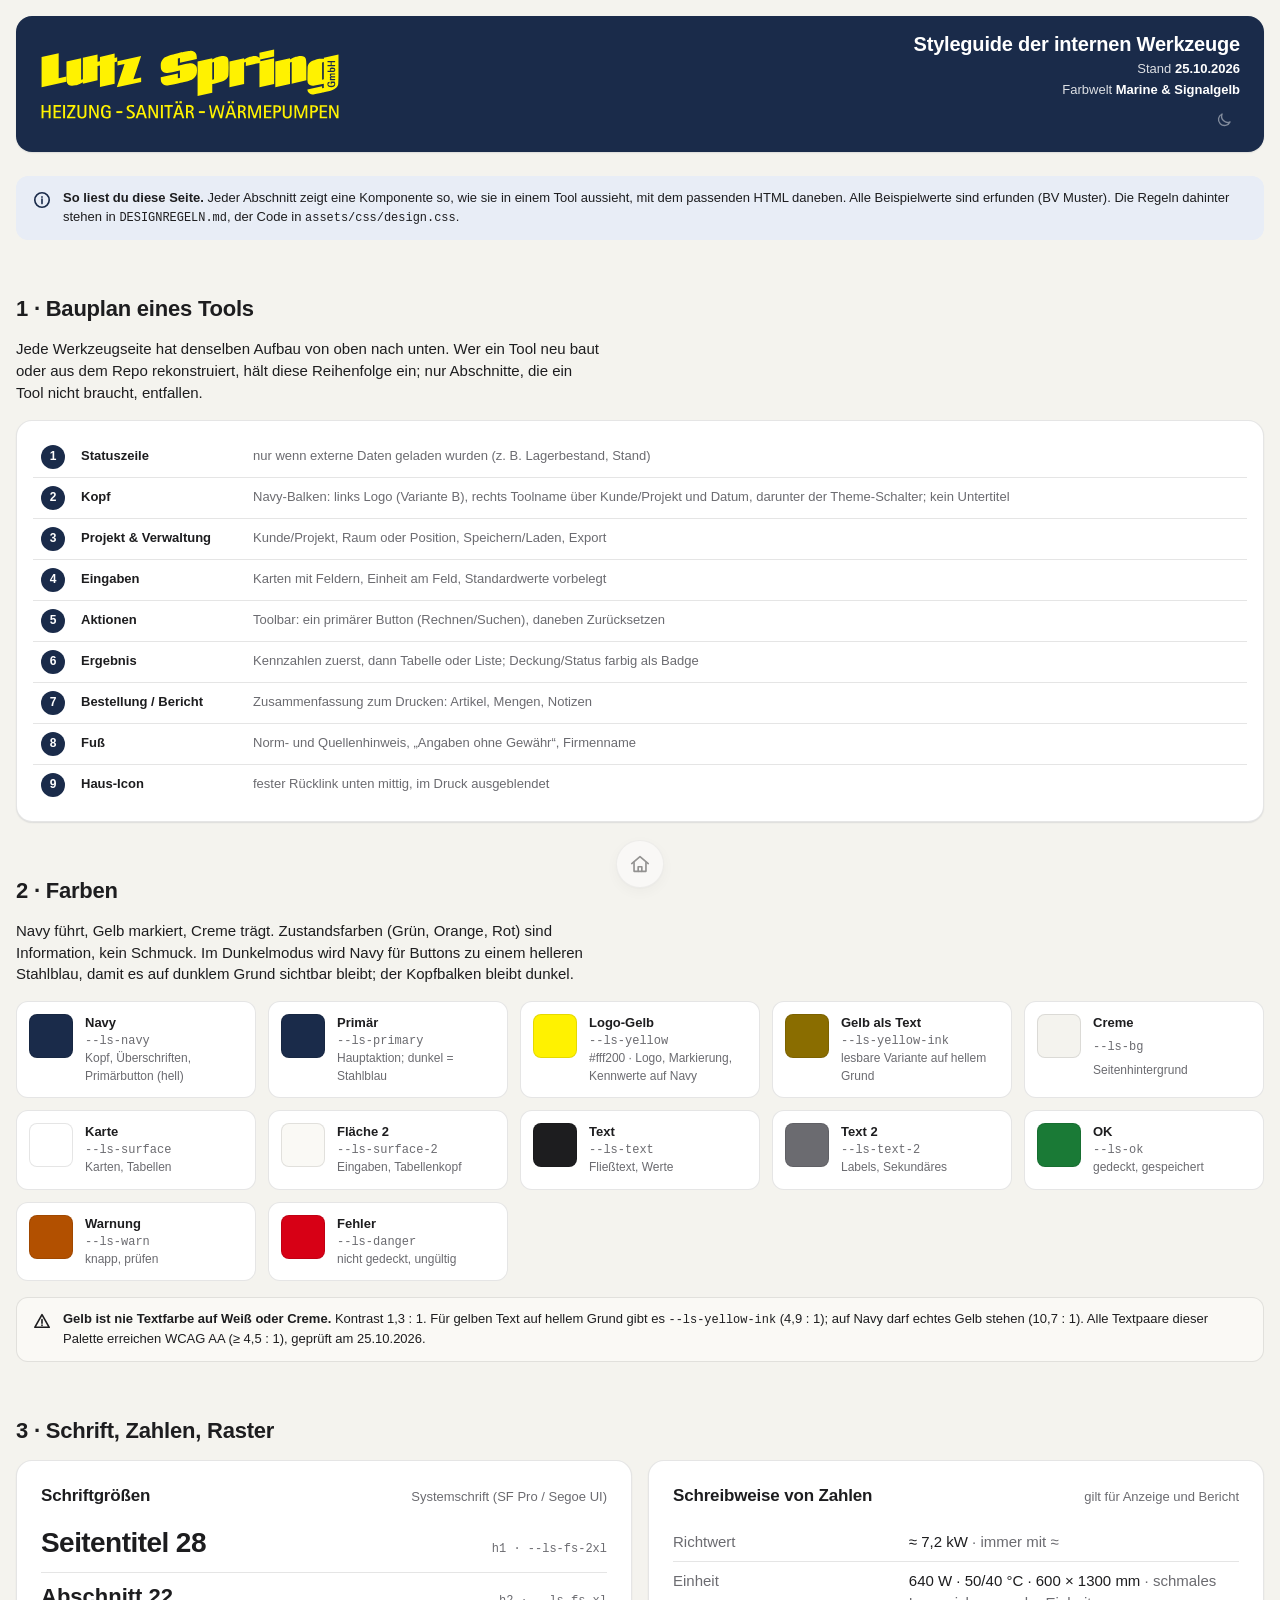
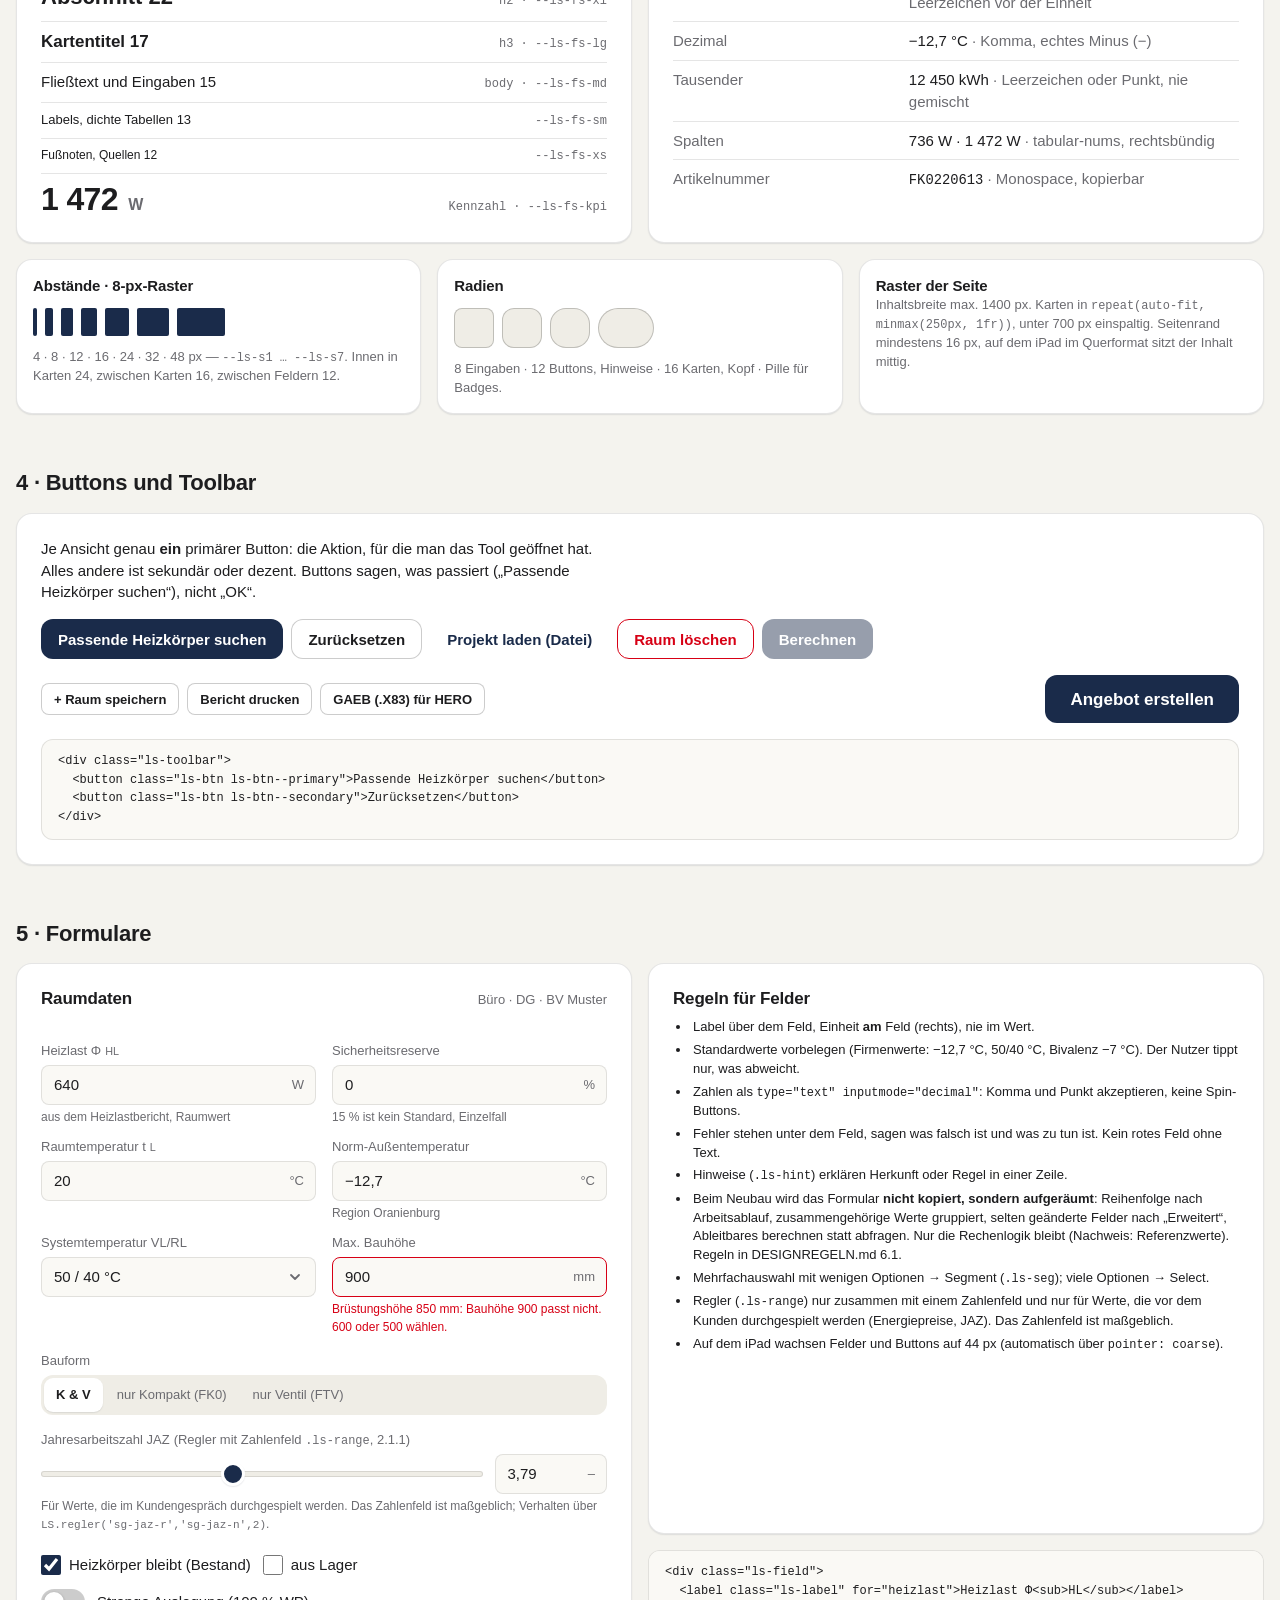
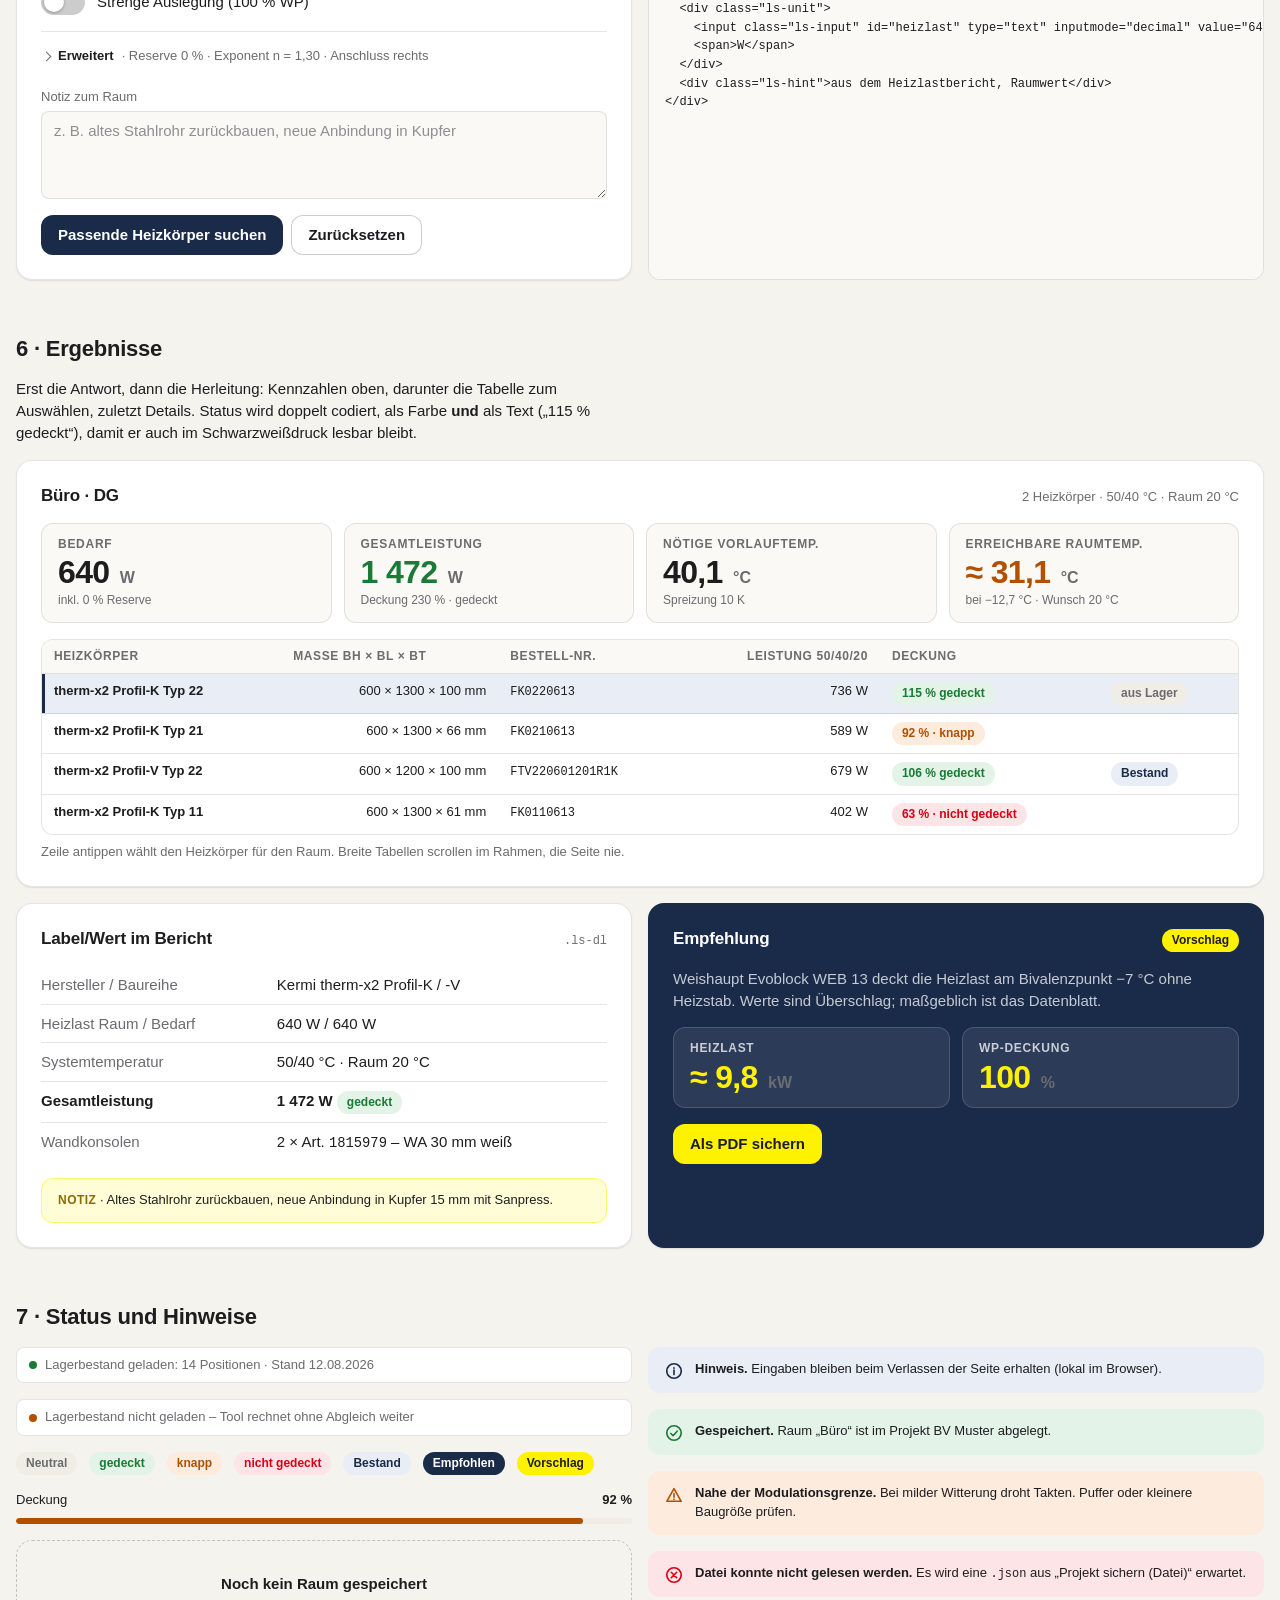
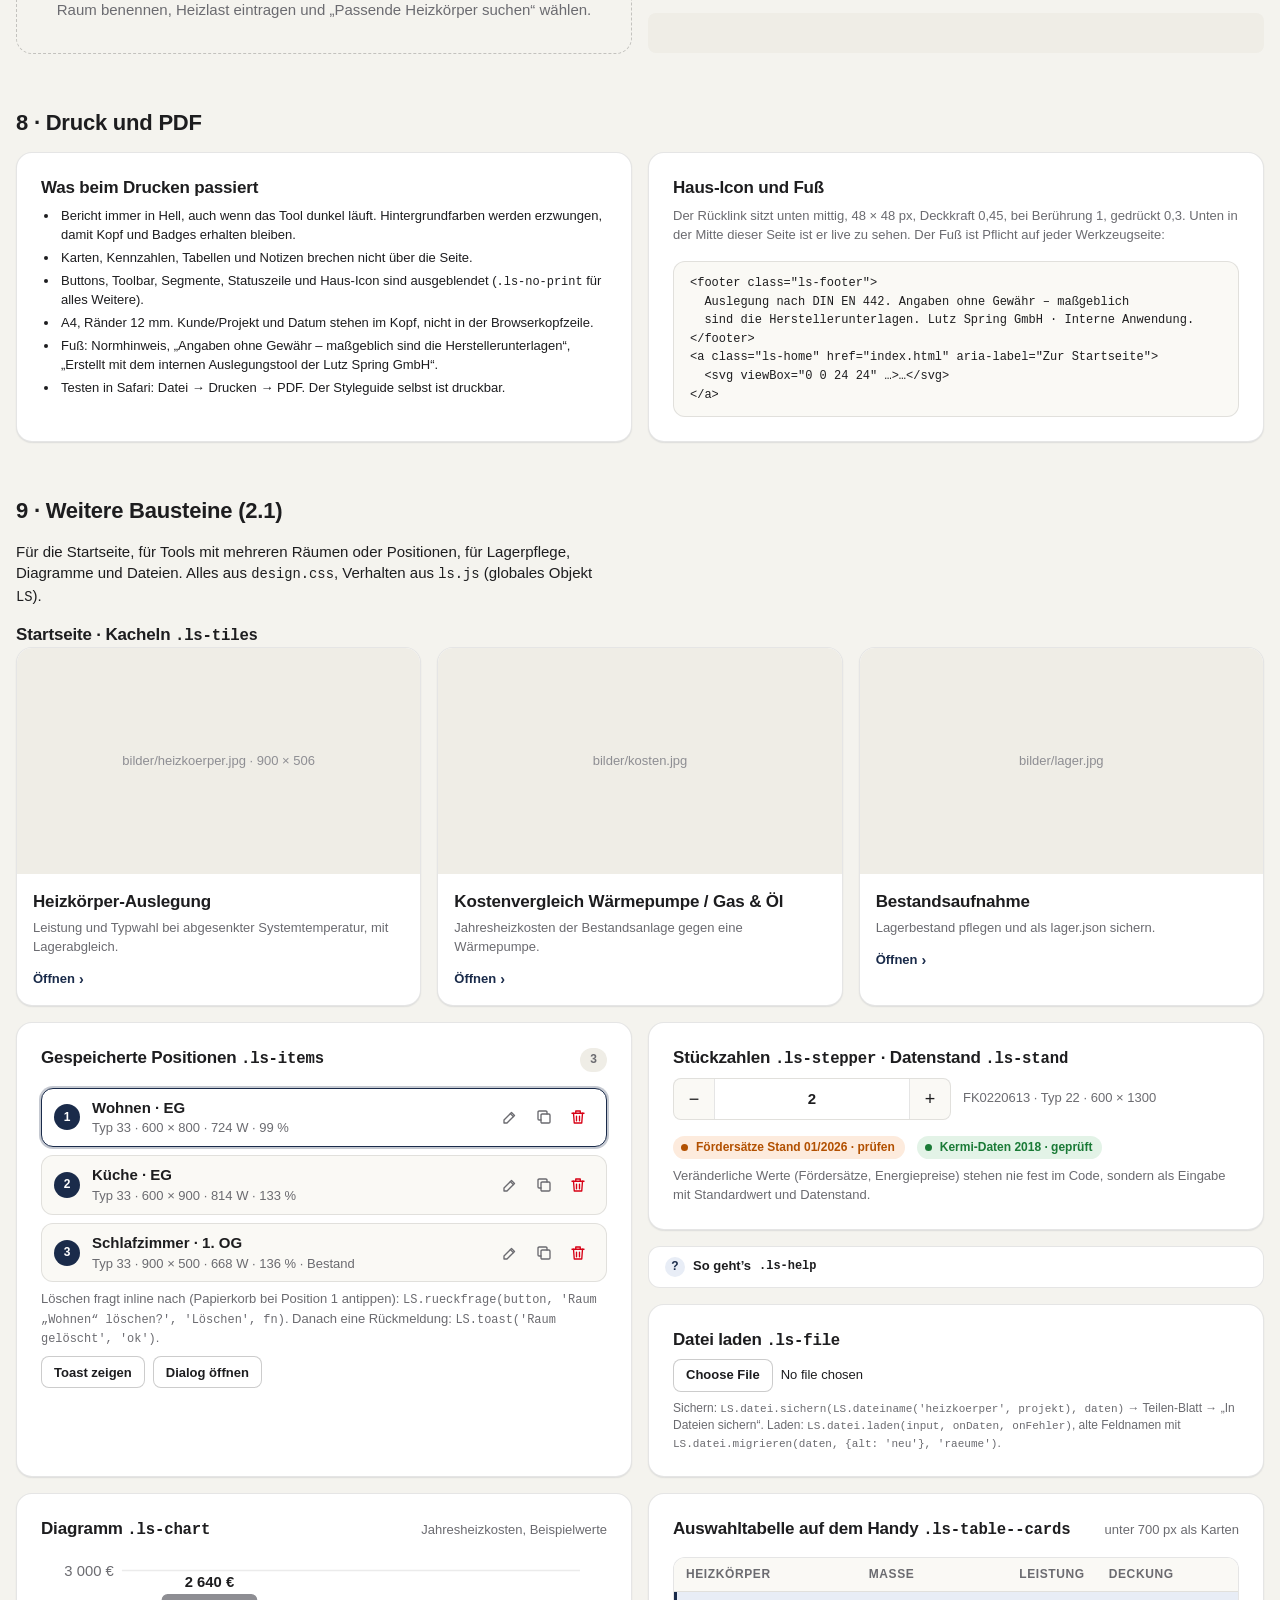
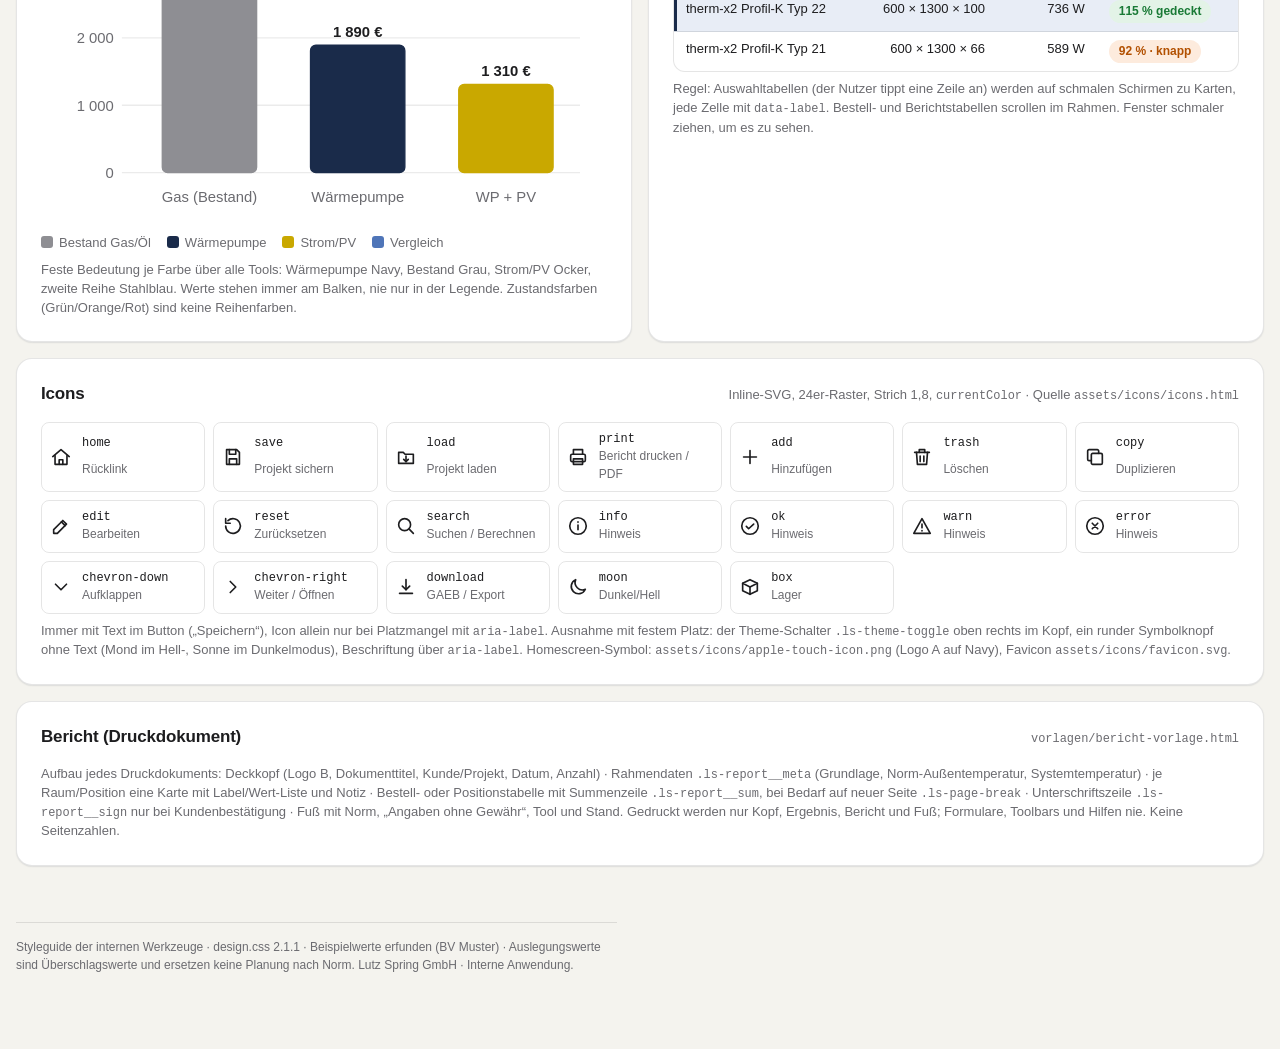
<file: styleguide.html>
<!DOCTYPE html>
<html lang="de">
<head>
<meta charset="utf-8">
<meta name="viewport" content="width=device-width, initial-scale=1, viewport-fit=cover">
<meta name="robots" content="noindex, nofollow">
<meta name="theme-color" content="#1a2b4a">
<meta name="apple-mobile-web-app-capable" content="yes">
<meta name="apple-mobile-web-app-status-bar-style" content="black-translucent">
<title>Styleguide · Lutz Spring GmbH</title>
<link rel="icon" href="assets/icons/favicon.svg" type="image/svg+xml">
<link rel="apple-touch-icon" href="assets/icons/apple-touch-icon.png">
<!-- design.css:start -->
<style>
/* ============================================================
   design.css · Lutz Spring GmbH · Heizung · Sanitär · Wärmepumpen
   Gemeinsames Designsystem für alle internen HTML-Tools.
   Version 2.1.2 · Stand 2026-10-25
   Einbinden:  Beim Veröffentlichen fügt _build/inline.py diese Datei in jedes
               Tool ein (Marker design.css:start / design.css:end im HTML).
               Ein Tool bleibt so eine einzelne Datei.
   Regeln:     DESIGNREGELN.md · Referenz: styleguide.html
   Keine externen Abhängigkeiten. Systemschrift. Hell + Dunkel.
   ============================================================ */

/* ------------------------------------------------------------
   1 · TOKENS (hell = Standard)
   Alle Farben nur über diese Variablen verwenden.
   ------------------------------------------------------------ */
:root {
  color-scheme: light;

  /* Marke [BESTÄTIGT 03_design-system.md] */
  --ls-navy:        #1a2b4a;
  --ls-navy-2:      #223a63;   /* Hover/aktiv auf Navy */
  --ls-navy-3:      #142238;   /* gedrückt */
  --ls-yellow:      #fff200;   /* Logo-Gelb [BESTÄTIGT 2026-10-25]; nur Logo + Akzent, nie Textfarbe auf hellem Grund */
  --ls-yellow-ink:  #8a6d00;   /* lesbares „Gelb“ als Text auf Weiß (≥ 4,5:1) */

  /* Flächen */
  --ls-bg:          #f4f3ee;   /* Creme, Seitenhintergrund [BESTÄTIGT] */
  --ls-surface:     #ffffff;   /* Karten */
  --ls-surface-2:   #faf9f5;   /* Eingaben, Zebra-Zeilen, Tabellenköpfe */
  --ls-surface-3:   #efede6;   /* gedrückt / ausgewählt */
  --ls-line:        rgba(0, 0, 0, 0.10);
  --ls-line-strong: rgba(0, 0, 0, 0.20);

  /* Text */
  --ls-text:        #1d1d1f;
  --ls-text-2:      #6b6b70;   /* Sekundär, Labels (4,8:1 auf Creme) */
  --ls-text-3:      #8e8e93;   /* nur Platzhalter, deaktiviert */
  --ls-on-navy:     #ffffff;

  /* Interaktion */
  --ls-primary:     var(--ls-navy);
  --ls-primary-hover: var(--ls-navy-2);
  --ls-primary-active: var(--ls-navy-3);
  --ls-on-primary:  #ffffff;
  --ls-link:        var(--ls-navy);
  --ls-focus:       var(--ls-navy);
  --ls-focus-ring:  rgba(26, 43, 74, 0.25);
  --ls-selection:   rgba(255, 242, 0, 0.45);

  /* Zustände (semantisch, nicht Akzent) */
  --ls-ok:          #1a7a36;  --ls-ok-bg:     #e3f3e7;
  --ls-warn:        #b25000;  --ls-warn-bg:   #fdebdd;
  --ls-danger:      #d70015;  --ls-danger-bg: #fde4e6;
  --ls-info:        #1a2b4a;  --ls-info-bg:   #e8edf6;

  /* Diagramme: Reihenfarben mit fester Bedeutung (Wärmepumpe = Navy, Bestand Gas/Öl = Grau, Strom/PV = Gelb-Ocker, Vergleich = Stahlblau) */
  --ls-chart-wp:    #1a2b4a;
  --ls-chart-alt:   #8e8e93;
  --ls-chart-pv:    #c9a800;
  --ls-chart-2:     #4f75b8;
  --ls-chart-grid:  rgba(0, 0, 0, 0.08);
  --ls-chart-text:  #6b6b70;

  /* Schatten (Tiefe sparsam) */
  --ls-shadow-1: 0 1px 2px rgba(20, 30, 50, 0.06), 0 1px 1px rgba(20, 30, 50, 0.04);
  --ls-shadow-2: 0 4px 16px rgba(20, 30, 50, 0.08), 0 1px 2px rgba(20, 30, 50, 0.05);

  /* Schrift: Systemschrift wie auf iPad und Mac [BESTÄTIGT: keine externen Abhängigkeiten] */
  --ls-font: -apple-system, BlinkMacSystemFont, "SF Pro Text", "Segoe UI", Roboto, "Helvetica Neue", Arial, sans-serif;
  --ls-font-mono: ui-monospace, "SF Mono", Menlo, Consolas, "Liberation Mono", monospace;
  --ls-fs-xs: 0.75rem;    /* 12 · Fußnoten */
  --ls-fs-sm: 0.8125rem;  /* 13 · Labels, Tabellen dicht */
  --ls-fs-md: 0.9375rem;  /* 15 · Fließtext, Eingaben */
  --ls-fs-lg: 1.0625rem;  /* 17 · Kartentitel */
  --ls-fs-xl: 1.375rem;   /* 22 · Abschnitt */
  --ls-fs-2xl: 1.75rem;   /* 28 · Seitentitel */
  --ls-fs-kpi: 2rem;      /* 32 · Kennzahl */
  --ls-lh: 1.45;

  /* Abstände: 8-px-Raster */
  --ls-s1: 4px; --ls-s2: 8px; --ls-s3: 12px; --ls-s4: 16px;
  --ls-s5: 24px; --ls-s6: 32px; --ls-s7: 48px; --ls-s8: 64px;

  /* Radien */
  --ls-r-sm: 8px; --ls-r-md: 12px; --ls-r-lg: 16px; --ls-r-pill: 999px;

  /* Maße */
  --ls-max: 1400px;           /* [BESTÄTIGT] */
  --ls-control-h: 40px;       /* Höhe Eingaben/Buttons (Maus) */
  --ls-touch-h: 44px;         /* Höhe auf Touch (iPad) */
  --ls-gutter: 16px;

  /* Theme-Schalter: welches Symbol sichtbar ist (hell → Mond anbieten) */
  --ls-icon-moon: block;
  --ls-icon-sun: none;
}

/* Dunkel: folgt dem System, solange kein data-theme gesetzt ist */
@media (prefers-color-scheme: dark) {
  :root:not([data-theme="light"]) {
    color-scheme: dark;
    --ls-navy:        #16233d;
    --ls-navy-2:      #1d2f52;
    --ls-navy-3:      #111b30;
    --ls-yellow-ink:  #fff200;
    --ls-bg:          #141416;
    --ls-surface:     #1e1e20;
    --ls-surface-2:   #27272a;
    --ls-surface-3:   #313134;
    --ls-line:        rgba(255, 255, 255, 0.11);
    --ls-line-strong: rgba(255, 255, 255, 0.22);
    --ls-text:        #f5f5f7;
    --ls-text-2:      #a1a1a6;
    --ls-text-3:      #7c7c82;
    --ls-primary:     #4f75b8;
    --ls-primary-hover: #5d83c6;
    --ls-primary-active: #43669f;
    --ls-link:        #8fb3f0;
    --ls-focus:       #8fb3f0;
    --ls-focus-ring:  rgba(143, 179, 240, 0.30);
    --ls-selection:   rgba(255, 242, 0, 0.30);
    --ls-ok:     #30d158; --ls-ok-bg:     rgba(48, 209, 88, 0.14);
    --ls-warn:   #ff9f0a; --ls-warn-bg:   rgba(255, 159, 10, 0.14);
    --ls-danger: #ff453a; --ls-danger-bg: rgba(255, 69, 58, 0.14);
    --ls-info:   #8fb3f0; --ls-info-bg:   rgba(143, 179, 240, 0.14);
    --ls-chart-wp: #8fb3f0; --ls-chart-alt: #7c7c82; --ls-chart-pv: #e6c800; --ls-chart-2: #4f75b8; --ls-chart-grid: rgba(255,255,255,0.09); --ls-chart-text: #a1a1a6;
    --ls-shadow-1: 0 1px 2px rgba(0, 0, 0, 0.4);
    --ls-shadow-2: 0 6px 20px rgba(0, 0, 0, 0.45);
    --ls-icon-moon: none;
    --ls-icon-sun: block;
  }
}
/* Dunkel: ausdrücklich gewählt (Schalter im Tool) – gleiche Werte */
:root[data-theme="dark"] {
  color-scheme: dark;
  --ls-icon-moon: none;
  --ls-icon-sun: block;
  --ls-navy:        #16233d;
  --ls-navy-2:      #1d2f52;
  --ls-navy-3:      #111b30;
  --ls-yellow-ink:  #fff200;
  --ls-bg:          #141416;
  --ls-surface:     #1e1e20;
  --ls-surface-2:   #27272a;
  --ls-surface-3:   #313134;
  --ls-line:        rgba(255, 255, 255, 0.11);
  --ls-line-strong: rgba(255, 255, 255, 0.22);
  --ls-text:        #f5f5f7;
  --ls-text-2:      #a1a1a6;
  --ls-text-3:      #7c7c82;
  --ls-primary:     #4f75b8;
  --ls-primary-hover: #5d83c6;
  --ls-primary-active: #43669f;
  --ls-link:        #8fb3f0;
  --ls-focus:       #8fb3f0;
  --ls-focus-ring:  rgba(143, 179, 240, 0.30);
  --ls-selection:   rgba(255, 242, 0, 0.30);
  --ls-ok:     #30d158; --ls-ok-bg:     rgba(48, 209, 88, 0.14);
  --ls-warn:   #ff9f0a; --ls-warn-bg:   rgba(255, 159, 10, 0.14);
  --ls-danger: #ff453a; --ls-danger-bg: rgba(255, 69, 58, 0.14);
  --ls-info:   #8fb3f0; --ls-info-bg:   rgba(143, 179, 240, 0.14);
  --ls-chart-wp: #8fb3f0; --ls-chart-alt: #7c7c82; --ls-chart-pv: #e6c800; --ls-chart-2: #4f75b8; --ls-chart-grid: rgba(255,255,255,0.09); --ls-chart-text: #a1a1a6;
  --ls-shadow-1: 0 1px 2px rgba(0, 0, 0, 0.4);
  --ls-shadow-2: 0 6px 20px rgba(0, 0, 0, 0.45);
}

/* ------------------------------------------------------------
   2 · BASIS
   ------------------------------------------------------------ */
*, *::before, *::after { box-sizing: border-box; }
html { -webkit-text-size-adjust: 100%; height: 100%; }
body {
  margin: 0;
  min-height: 100%;
  background: var(--ls-bg);
  color: var(--ls-text);
  font: var(--ls-fs-md) / var(--ls-lh) var(--ls-font);
  -webkit-font-smoothing: antialiased;
  padding-block: calc(var(--ls-s4) + env(safe-area-inset-top, 0px)) calc(var(--ls-s8) + env(safe-area-inset-bottom, 0px)); /* oben: Statusleiste der Homescreen-App; unten: Haus-Icon */
  padding-left:  max(var(--ls-gutter), env(safe-area-inset-left, 0px));
  padding-right: max(var(--ls-gutter), env(safe-area-inset-right, 0px));
}
::selection { background: var(--ls-selection); }
img, svg, canvas { max-width: 100%; height: auto; }
[hidden] { display: none !important; }
a { color: var(--ls-link); text-decoration: underline; text-underline-offset: 2px; text-decoration-thickness: 1px; }
a:hover { text-decoration-thickness: 2px; }
hr { border: 0; border-top: 1px solid var(--ls-line); margin: var(--ls-s5) 0; }
code, kbd, .ls-mono { font-family: var(--ls-font-mono); font-size: 0.92em; }
small, .ls-small { font-size: var(--ls-fs-sm); }
sub, sup { line-height: 0; }

h1, h2, h3, h4 { margin: 0; color: var(--ls-text); font-weight: 600; letter-spacing: -0.01em; text-wrap: balance; hyphens: auto; -webkit-hyphens: auto; }
h1 { font-size: var(--ls-fs-2xl); line-height: 1.15; letter-spacing: -0.02em; }
h2 { font-size: var(--ls-fs-xl);  line-height: 1.2; }
h3 { font-size: var(--ls-fs-lg);  line-height: 1.3; }
h4 { font-size: var(--ls-fs-md);  line-height: 1.35; }
p  { margin: 0; }
p + p { margin-top: var(--ls-s3); }
.ls-prose { max-width: 70ch; }
.ls-prose p + p { margin-top: var(--ls-s3); }

/* Fokus: immer sichtbar, Tastatur und Touch */
:focus { outline: none; }
:focus-visible { outline: 2px solid var(--ls-focus); outline-offset: 2px; border-radius: var(--ls-r-sm); }

/* Reduzierte Bewegung respektieren */
@media (prefers-reduced-motion: reduce) {
  *, *::before, *::after { animation: none !important; transition: none !important; scroll-behavior: auto !important; }
}

/* ------------------------------------------------------------
   3 · LAYOUT
   ------------------------------------------------------------ */
.ls-container { max-width: var(--ls-max); margin-inline: auto; width: 100%; min-width: 0; }
.ls-stack  { display: grid; gap: var(--ls-s4); }
/* Grid-Kinder dürfen nie breiter werden als ihr Platz (Tabellen/Code scrollen im eigenen Rahmen) */
.ls-container > *, .ls-stack > *, .ls-form > *, .ls-fields > *, .ls-card > * { min-width: 0; }
.ls-stack--tight { gap: var(--ls-s2); }
.ls-stack--loose { gap: var(--ls-s5); }
.ls-row    { display: flex; flex-wrap: wrap; align-items: center; gap: var(--ls-s2) var(--ls-s3); }
.ls-row--between { justify-content: space-between; }
.ls-row--end { justify-content: flex-end; }
.ls-grow { flex: 1 1 auto; min-width: 0; }
.ls-section { margin-top: var(--ls-s6); }
.ls-section > h2 { margin-bottom: var(--ls-s4); }

/* Karten-Raster [BESTÄTIGT: minmax(250px,1fr), einspaltig < 700 px] */
.ls-grid { display: grid; grid-template-columns: repeat(auto-fit, minmax(250px, 1fr)); gap: var(--ls-s4); }
.ls-grid--2 { grid-template-columns: repeat(auto-fit, minmax(min(100%, 340px), 1fr)); }
.ls-grid--3 { grid-template-columns: repeat(auto-fit, minmax(min(100%, 280px), 1fr)); }
.ls-grid > * { min-width: 0; }
@media (max-width: 699.98px) { .ls-grid, .ls-grid--2, .ls-grid--3 { grid-template-columns: 1fr; } }

/* ------------------------------------------------------------
   4 · KOPF (Navy-Balken mit runden Ecken [BESTÄTIGT]) + FUSS
   ------------------------------------------------------------ */
.ls-header {
  background: var(--ls-navy);
  color: var(--ls-on-navy);
  border-radius: var(--ls-r-lg);
  padding: var(--ls-s4) var(--ls-s5);
  display: grid;
  grid-template-columns: auto 1fr;
  align-items: center;
  gap: var(--ls-s3) var(--ls-s5);
  box-shadow: var(--ls-shadow-1);
}
.ls-header__brand { display: grid; gap: 2px; }
/* Logo Variante B (Wortmarke mit Slogan) als Inline-SVG; Farbe über currentColor. Mindestens 280 px breit, sonst ist der Slogan im Logo unlesbar. */
.ls-header__logo { display: block; width: min(300px, 100%); height: auto; color: var(--ls-yellow); }
.ls-header__logo--navy { color: var(--ls-navy); } /* Ausnahme: Logo ohne Navy-Hintergrund (Fuß, helle Fläche) */
.ls-header__slogan { font-size: var(--ls-fs-sm); color: var(--ls-yellow); letter-spacing: 0.02em; }
.ls-header:has(> .ls-header__title) { grid-template-columns: auto 1fr auto; } /* alte Form mit Titelblock in der Mitte */
.ls-header__title { display: grid; gap: 2px; min-width: 0; }
.ls-header__title h1 { color: var(--ls-on-navy); font-size: var(--ls-fs-xl); }
/* Standard (2.1.2): Toolname rechts oben über Kunde/Projekt, kein Untertitel */
.ls-header__meta .ls-header__title h1, .ls-header__meta h1 { font-size: 1.25rem; line-height: 1.2; font-weight: 600; letter-spacing: -0.01em; color: var(--ls-on-navy); margin: 0 0 2px; text-align: right; }
.ls-header__sub { font-size: var(--ls-fs-sm); color: rgba(255,255,255,0.75); }
.ls-header__meta { display: grid; gap: 2px; justify-items: end; justify-self: end; text-align: right; font-size: var(--ls-fs-sm); color: rgba(255,255,255,0.85); white-space: nowrap; min-width: 0; }
.ls-header__meta b { color: var(--ls-on-navy); font-weight: 600; }
.ls-header__meta .ls-header__title { justify-items: end; margin-bottom: 2px; }
.ls-header a { color: var(--ls-on-navy); }
.ls-header .ls-btn--ghost { color: var(--ls-on-navy); border-color: rgba(255,255,255,0.35); }
.ls-header .ls-btn--ghost:hover { background: rgba(255,255,255,0.1); }
@media (max-width: 699.98px) {
  .ls-header { grid-template-columns: 1fr; padding: var(--ls-s4); }
  .ls-header__meta { justify-items: start; text-align: left; white-space: normal; }
}
/* Theme-Schalter: runder Symbolknopf, Mond im Hell-, Sonne im Dunkelmodus; kein Text, kein Rahmen */
.ls-theme-toggle { appearance: none; border: 0; background: transparent; width: 32px; height: 32px; border-radius: var(--ls-r-pill); display: inline-grid; place-items: center; color: var(--ls-on-navy); opacity: .45; cursor: pointer; transition: opacity .15s ease; -webkit-tap-highlight-color: transparent; } /* Deckkraft wie Haus-Icon: 0,45 / 1 / 0,3 */
.ls-theme-toggle:hover, .ls-theme-toggle:focus-visible { opacity: 1; }
.ls-theme-toggle:active { opacity: .3; }
.ls-theme-toggle svg { width: 18px; height: 18px; }
.ls-theme-toggle__moon { display: var(--ls-icon-moon); }
.ls-theme-toggle__sun { display: var(--ls-icon-sun); }
.ls-header__meta .ls-theme-toggle { justify-self: end; margin-top: 2px; }
@media (max-width: 699.98px) { .ls-header__meta { justify-self: stretch; } .ls-header__meta .ls-theme-toggle { justify-self: start; } .ls-header__meta .ls-header__title h1, .ls-header__meta h1 { text-align: left; } }
@media (pointer: coarse) { .ls-theme-toggle { width: 40px; height: 40px; } }

/* Text-Wortmarke, falls (noch) kein Logo eingebettet ist */
.ls-wordmark { font-weight: 800; font-size: 1.375rem; letter-spacing: -0.02em; color: var(--ls-yellow); line-height: 1; }
.ls-wordmark small { display: block; font-weight: 600; font-size: 0.75rem; color: var(--ls-on-navy); letter-spacing: 0.08em; margin-top: 2px; }

.ls-footer { margin-top: var(--ls-s6); padding-top: var(--ls-s4); border-top: 1px solid var(--ls-line); font-size: var(--ls-fs-xs); color: var(--ls-text-2); max-width: 90ch; }

/* Haus-Icon: Rücklink zur Startseite [BESTÄTIGT: 48×48, unten mittig, Deckkraft 0,45 / 1 / 0,3, im Druck aus] */
.ls-home {
  position: fixed; left: 50%; bottom: calc(var(--ls-s3) + env(safe-area-inset-bottom, 0px));
  transform: translateX(-50%);
  width: 48px; height: 48px; border-radius: var(--ls-r-pill);
  display: grid; place-items: center;
  background: var(--ls-surface); color: var(--ls-text); border: 1px solid var(--ls-line);
  box-shadow: var(--ls-shadow-2); opacity: 0.45; transition: opacity .15s ease; z-index: 50;
}
.ls-home:hover, .ls-home:focus-visible { opacity: 1; }
.ls-home:active { opacity: 0.3; }
.ls-home svg { width: 22px; height: 22px; }

/* ------------------------------------------------------------
   5 · KARTEN
   ------------------------------------------------------------ */
.ls-card {
  background: var(--ls-surface);
  border: 1px solid var(--ls-line);
  border-radius: var(--ls-r-lg);
  padding: var(--ls-s5);
  box-shadow: var(--ls-shadow-1);
  min-width: 0;
}
.ls-card--tight { padding: var(--ls-s4); }
.ls-card--flat { box-shadow: none; }
.ls-card__head { display: flex; align-items: baseline; justify-content: space-between; gap: var(--ls-s3); margin-bottom: var(--ls-s4); flex-wrap: wrap; }
.ls-card__head h2, .ls-card__head h3 { margin: 0; }
.ls-card__sub { font-size: var(--ls-fs-sm); color: var(--ls-text-2); }
/* Abstand zwischen Karten kommt vom Eltern-Raster (.ls-stack / .ls-grid), nicht von Margins */

/* Nummerierte Blockkarten (Schritte einer Auslegung) – nur bei echter Reihenfolge */
.ls-steps { counter-reset: ls-step; display: grid; gap: var(--ls-s4); }
.ls-steps > .ls-card { counter-increment: ls-step; position: relative; padding-left: calc(var(--ls-s5) + 40px); }
.ls-steps > .ls-card::before {
  content: counter(ls-step); position: absolute; left: var(--ls-s4); top: var(--ls-s5);
  width: 28px; height: 28px; border-radius: var(--ls-r-pill);
  background: var(--ls-navy); color: var(--ls-on-navy); font-weight: 700; font-size: var(--ls-fs-sm);
  display: grid; place-items: center;
}

/* Empfehlungskarte: Navy mit gelben Kennwerten (z. B. Kostenvergleich) */
.ls-card--navy { background: var(--ls-navy); color: var(--ls-on-navy); border-color: transparent; }
.ls-card--navy h2, .ls-card--navy h3, .ls-card--navy .ls-kpi__value { color: var(--ls-on-navy); }
.ls-card--navy .ls-kpi__value, .ls-card--navy .ls-accent { color: var(--ls-yellow); }
.ls-card--navy .ls-kpi__label, .ls-card--navy .ls-muted { color: rgba(255,255,255,0.75); }
.ls-card--navy .ls-kpi { background: rgba(255,255,255,0.08); border-color: rgba(255,255,255,0.15); }  /* Kennzahlen auf Navy, 2.1.1 */
.ls-card--navy .ls-btn--primary { background: var(--ls-yellow); color: #1d1d1f; }
.ls-card--navy .ls-btn--primary:hover { background: #fff566; }

/* ------------------------------------------------------------
   6 · FORMULARE
   ------------------------------------------------------------ */
.ls-form { display: grid; gap: var(--ls-s4); }
.ls-fields { display: grid; grid-template-columns: repeat(auto-fit, minmax(min(100%, 200px), 1fr)); gap: var(--ls-s3) var(--ls-s4); }
.ls-field { display: grid; gap: var(--ls-s1); min-width: 0; align-content: start; } /* align-content: Felder einer Zeile beginnen oben, Regler und Eingaben stehen auf einer Höhe (2.1.1) */
.ls-field--span { grid-column: 1 / -1; }
.ls-label { font-size: var(--ls-fs-sm); color: var(--ls-text-2); font-weight: 500; display: flex; gap: var(--ls-s1); align-items: baseline; }
.ls-label abbr { text-decoration: none; }
.ls-hint { font-size: var(--ls-fs-xs); color: var(--ls-text-2); }
.ls-error { font-size: var(--ls-fs-xs); color: var(--ls-danger); font-weight: 500; }

.ls-input, .ls-select, .ls-textarea {
  width: 100%; min-height: var(--ls-control-h);
  padding: 0 var(--ls-s3);
  font: inherit; color: var(--ls-text);
  background: var(--ls-surface-2);
  border: 1px solid var(--ls-line); border-radius: var(--ls-r-sm);
  transition: border-color .12s ease, box-shadow .12s ease, background .12s ease;
  font-variant-numeric: tabular-nums;
}
.ls-textarea { min-height: calc(var(--ls-control-h) * 2.2); padding: var(--ls-s2) var(--ls-s3); resize: vertical; line-height: var(--ls-lh); }
.ls-input::placeholder, .ls-textarea::placeholder { color: var(--ls-text-3); }
.ls-input:hover, .ls-select:hover, .ls-textarea:hover { border-color: var(--ls-line-strong); }
.ls-input:focus, .ls-select:focus, .ls-textarea:focus { outline: none; border-color: var(--ls-focus); box-shadow: 0 0 0 3px var(--ls-focus-ring); background: var(--ls-surface); }
.ls-input[aria-invalid="true"], .ls-select[aria-invalid="true"] { border-color: var(--ls-danger); }
.ls-input[aria-invalid="true"]:focus { box-shadow: 0 0 0 3px var(--ls-danger-bg); }
.ls-input:disabled, .ls-select:disabled, .ls-textarea:disabled { color: var(--ls-text-3); background: var(--ls-surface-3); cursor: not-allowed; }
.ls-input[readonly] { background: var(--ls-surface-3); }
.ls-input[type="number"] { -moz-appearance: textfield; appearance: textfield; }
.ls-input::-webkit-outer-spin-button, .ls-input::-webkit-inner-spin-button { -webkit-appearance: none; margin: 0; }
.ls-select {
  appearance: none; -webkit-appearance: none; padding-right: 36px; cursor: pointer;
  background-image: url("data:image/svg+xml;utf8,<svg xmlns='http://www.w3.org/2000/svg' width='16' height='16' viewBox='0 0 16 16'><path d='M4 6l4 4 4-4' fill='none' stroke='%236b6b70' stroke-width='1.8' stroke-linecap='round' stroke-linejoin='round'/></svg>");
  background-repeat: no-repeat; background-position: right 12px center;
}

/* Eingabe mit Einheit (Suffix) – Einheit steht am Feld, nie im Wert */
.ls-unit { position: relative; display: grid; }
.ls-unit .ls-input { padding-right: 3.2em; }
.ls-unit > span { position: absolute; right: var(--ls-s3); top: 50%; transform: translateY(-50%); font-size: var(--ls-fs-sm); color: var(--ls-text-2); pointer-events: none; }
.ls-unit--pre .ls-input { padding-left: 2.4em; padding-right: var(--ls-s3); }
.ls-unit--pre > span { right: auto; left: var(--ls-s3); }

/* Auswahlfelder */
.ls-check { display: inline-flex; align-items: center; gap: var(--ls-s2); font-size: var(--ls-fs-md); cursor: pointer; min-height: 32px; }
.ls-check input { width: 20px; height: 20px; margin: 0; accent-color: var(--ls-primary); flex: none; }
.ls-switch { display: inline-flex; align-items: center; gap: var(--ls-s3); cursor: pointer; }
.ls-switch input { position: absolute; opacity: 0; width: 0; height: 0; }
.ls-switch i { width: 44px; height: 26px; border-radius: var(--ls-r-pill); background: var(--ls-line-strong); position: relative; transition: background .15s ease; flex: none; }
.ls-switch i::after { content: ""; position: absolute; top: 3px; left: 3px; width: 20px; height: 20px; border-radius: 50%; background: #fff; box-shadow: 0 1px 3px rgba(0,0,0,.3); transition: transform .15s ease; }
.ls-switch input:checked + i { background: var(--ls-ok); }
.ls-switch input:checked + i::after { transform: translateX(18px); }
.ls-switch input:focus-visible + i { outline: 2px solid var(--ls-focus); outline-offset: 2px; }

/* Segment-Steuerung (Tabs ① ② ③, Umschalter Gas/Öl) */
.ls-seg { display: inline-flex; padding: 3px; gap: 2px; background: var(--ls-surface-3); border-radius: var(--ls-r-md); max-width: 100%; overflow-x: auto; }
.ls-seg > button, .ls-seg > label {
  appearance: none; border: 0; background: transparent; color: var(--ls-text-2);
  font: inherit; font-size: var(--ls-fs-sm); font-weight: 500;
  padding: 0 var(--ls-s3); min-height: 34px; border-radius: calc(var(--ls-r-md) - 3px);
  cursor: pointer; white-space: nowrap; transition: background .12s ease, color .12s ease; display: inline-flex; align-items: center; gap: var(--ls-s1);
}
.ls-seg > [aria-selected="true"], .ls-seg > .is-active, .ls-seg > label:has(input:checked) { background: var(--ls-surface); color: var(--ls-text); box-shadow: var(--ls-shadow-1); font-weight: 600; }
.ls-seg input { position: absolute; opacity: 0; width: 0; height: 0; }
.ls-seg--full { display: flex; }
.ls-seg--full > * { flex: 1 1 0; justify-content: center; }

/* „Erweitert“: selten geänderte Felder eingeklappt, eingestellte Werte als Kurzzeile sichtbar */
.ls-details { border-top: 1px solid var(--ls-line); padding-top: var(--ls-s2); }
.ls-details > summary { cursor: pointer; font-size: var(--ls-fs-sm); font-weight: 600; color: var(--ls-text); list-style: none; display: flex; align-items: center; gap: var(--ls-s2); min-height: 32px; }
.ls-details > summary::-webkit-details-marker { display: none; }
.ls-details > summary::before { content: ""; width: 7px; height: 7px; border-right: 1.8px solid var(--ls-text-2); border-bottom: 1.8px solid var(--ls-text-2); transform: rotate(-45deg); transition: transform .12s ease; flex: none; margin-left: 2px; }
.ls-details[open] > summary::before { transform: rotate(45deg); }
.ls-details > summary .ls-muted { font-weight: 400; }
.ls-details[open] > summary .ls-muted { display: none; }

/* Touch: größere Ziele auf iPad / Handy [BESTÄTIGT 2026-10-25, WCAG 2.2 Zielgröße] */
@media (pointer: coarse) {
  :root { --ls-control-h: var(--ls-touch-h); }
  .ls-seg > button, .ls-seg > label { min-height: 40px; }
  .ls-check { min-height: 44px; }
  .ls-check input { width: 24px; height: 24px; }
}

/* ------------------------------------------------------------
   7 · BUTTONS
   Je Ansicht genau EIN primärer Button (die Hauptaktion).
   ------------------------------------------------------------ */
.ls-btn {
  appearance: none; -webkit-appearance: none;
  display: inline-flex; align-items: center; justify-content: center; gap: var(--ls-s2);
  min-height: var(--ls-control-h); padding: 0 var(--ls-s4);
  font: inherit; font-size: var(--ls-fs-md); font-weight: 600; line-height: 1;
  border-radius: var(--ls-r-md); border: 1px solid transparent;
  cursor: pointer; text-decoration: none; white-space: nowrap;
  transition: background .12s ease, border-color .12s ease, transform .06s ease, box-shadow .12s ease;
  -webkit-tap-highlight-color: transparent;
}
.ls-btn:active { transform: scale(0.98); }
.ls-btn:disabled, .ls-btn[aria-disabled="true"] { opacity: 0.45; cursor: not-allowed; transform: none; }
.ls-btn svg { width: 18px; height: 18px; flex: none; }
.ls-btn--primary { background: var(--ls-primary); color: var(--ls-on-primary); }
.ls-btn--primary:hover { background: var(--ls-primary-hover); }
.ls-btn--primary:active { background: var(--ls-primary-active); }
.ls-btn--secondary { background: var(--ls-surface); color: var(--ls-text); border-color: var(--ls-line-strong); }
.ls-btn--secondary:hover { background: var(--ls-surface-2); }
.ls-btn--ghost { background: transparent; color: var(--ls-link); border-color: transparent; }
.ls-btn--ghost:hover { background: var(--ls-surface-3); }
.ls-btn--danger { background: var(--ls-surface); color: var(--ls-danger); border-color: var(--ls-danger); }
.ls-btn--danger:hover { background: var(--ls-danger-bg); }
.ls-btn--sm { min-height: 32px; padding: 0 var(--ls-s3); font-size: var(--ls-fs-sm); border-radius: var(--ls-r-sm); }
.ls-btn--lg { min-height: 48px; padding: 0 var(--ls-s5); font-size: var(--ls-fs-lg); }
.ls-btn--block { width: 100%; }
.ls-btn--icon { padding: 0; width: var(--ls-control-h); }
.ls-toolbar { display: flex; flex-wrap: wrap; gap: var(--ls-s2); align-items: center; }
.ls-toolbar__spacer { flex: 1 1 auto; }
@media (max-width: 480px) { .ls-toolbar--stack .ls-btn { flex: 1 1 100%; } }

/* ------------------------------------------------------------
   8 · ERGEBNISSE: Kennzahlen, Tabellen, Listen
   ------------------------------------------------------------ */
.ls-num, .ls-table td.ls-num, .ls-kpi__value { font-variant-numeric: tabular-nums; }
.ls-kpis { display: grid; grid-template-columns: repeat(auto-fit, minmax(min(100%, 160px), 1fr)); gap: var(--ls-s3); }
.ls-kpi { display: grid; gap: 2px; padding: var(--ls-s3) var(--ls-s4); background: var(--ls-surface-2); border-radius: var(--ls-r-md); border: 1px solid var(--ls-line); min-width: 0; }
.ls-kpi__label { font-size: var(--ls-fs-xs); color: var(--ls-text-2); text-transform: uppercase; letter-spacing: 0.06em; font-weight: 600; }
.ls-kpi__value { font-size: var(--ls-fs-kpi); font-weight: 700; letter-spacing: -0.02em; line-height: 1.1; color: var(--ls-text); }
.ls-kpi__value small { font-size: 0.5em; font-weight: 600; color: var(--ls-text-2); margin-left: 2px; letter-spacing: 0; }
.ls-kpi__note { font-size: var(--ls-fs-xs); color: var(--ls-text-2); }
.ls-kpi--ok .ls-kpi__value { color: var(--ls-ok); }
.ls-kpi--warn .ls-kpi__value { color: var(--ls-warn); }
.ls-kpi--danger .ls-kpi__value { color: var(--ls-danger); }

/* Label/Wert-Liste (Bericht) */
.ls-dl { display: grid; grid-template-columns: minmax(140px, 1fr) minmax(0, 1.4fr); margin: 0; font-size: var(--ls-fs-md); }
.ls-dl > dt, .ls-dl > dd { margin: 0; padding: var(--ls-s2) 0; border-top: 1px solid var(--ls-line); min-width: 0; }
.ls-dl > dt { color: var(--ls-text-2); padding-right: var(--ls-s3); }
.ls-dl > dd { font-weight: 500; }
.ls-dl > dt:first-of-type, .ls-dl > dd:first-of-type { border-top: 0; }
.ls-dl > dt.ls-dl__strong, .ls-dl > dd.ls-dl__strong { font-weight: 700; color: var(--ls-text); }

/* Tabellen: dicht, Zahlen rechts, Kopf fixiert, breite Tabellen scrollen im Rahmen */
.ls-table-wrap { overflow-x: auto; -webkit-overflow-scrolling: touch; border: 1px solid var(--ls-line); border-radius: var(--ls-r-md); background: var(--ls-surface); }
.ls-table { width: 100%; border-collapse: separate; border-spacing: 0; font-size: var(--ls-fs-sm); }
.ls-table th, .ls-table td { padding: var(--ls-s2) var(--ls-s3); text-align: left; vertical-align: top; border-bottom: 1px solid var(--ls-line); }
.ls-table th { position: sticky; top: 0; z-index: 1; background: var(--ls-surface-2); color: var(--ls-text-2); font-weight: 600; font-size: var(--ls-fs-xs); text-transform: uppercase; letter-spacing: 0.05em; white-space: nowrap; }
.ls-table tbody tr:last-child td { border-bottom: 0; }
.ls-table tbody tr:hover td { background: var(--ls-surface-2); }
.ls-table .ls-num, .ls-table th.ls-num { text-align: right; }
.ls-table tr.is-selected td { background: var(--ls-info-bg); }
.ls-table tr.is-selected td:first-child { box-shadow: inset 3px 0 0 var(--ls-primary); }
.ls-table tr[role="button"], .ls-table tr.is-clickable { cursor: pointer; }
.ls-table tfoot td { font-weight: 600; background: var(--ls-surface-2); border-top: 1px solid var(--ls-line-strong); }
.ls-table--compact th, .ls-table--compact td { padding: var(--ls-s1) var(--ls-s2); }

/* Ergebnis-Zeilenliste (Alternative zur Tabelle auf schmalen Schirmen) */
.ls-list { display: grid; }
.ls-list__item { display: flex; align-items: center; gap: var(--ls-s3); padding: var(--ls-s3) 0; border-top: 1px solid var(--ls-line); }
.ls-list__item:first-child { border-top: 0; }
.ls-list__main { flex: 1 1 auto; min-width: 0; }
.ls-list__main b { display: block; font-weight: 600; }
.ls-list__main span { display: block; font-size: var(--ls-fs-sm); color: var(--ls-text-2); overflow-wrap: anywhere; }

/* ------------------------------------------------------------
   9 · STATUS: Badges, Hinweise, Leerzustände
   ------------------------------------------------------------ */
.ls-badge { display: inline-flex; align-items: center; gap: 4px; padding: 2px 10px; border-radius: var(--ls-r-pill); font-size: var(--ls-fs-xs); font-weight: 600; white-space: nowrap; background: var(--ls-surface-3); color: var(--ls-text-2); line-height: 1.6; }
.ls-badge--ok { background: var(--ls-ok-bg); color: var(--ls-ok); }
.ls-badge--warn { background: var(--ls-warn-bg); color: var(--ls-warn); }
.ls-badge--danger { background: var(--ls-danger-bg); color: var(--ls-danger); }
.ls-badge--info { background: var(--ls-info-bg); color: var(--ls-info); }
.ls-badge--navy { background: var(--ls-navy); color: var(--ls-on-navy); }
.ls-badge--yellow { background: var(--ls-yellow); color: #1d1d1f; }

.ls-note { display: grid; grid-template-columns: auto 1fr; gap: var(--ls-s3); padding: var(--ls-s3) var(--ls-s4); border-radius: var(--ls-r-md); border: 1px solid var(--ls-line); background: var(--ls-surface-2); font-size: var(--ls-fs-sm); }
.ls-note > svg, .ls-note > .ls-note__icon { width: 18px; height: 18px; margin-top: 2px; flex: none; }
.ls-note b { font-weight: 600; }
.ls-note--info   { background: var(--ls-info-bg);   border-color: transparent; color: var(--ls-text); }
.ls-note--ok     { background: var(--ls-ok-bg);     border-color: transparent; }
.ls-note--warn   { background: var(--ls-warn-bg);   border-color: transparent; }
.ls-note--danger { background: var(--ls-danger-bg); border-color: transparent; }
.ls-note--info .ls-note__icon { color: var(--ls-info); }
.ls-note--ok .ls-note__icon { color: var(--ls-ok); }
.ls-note--warn .ls-note__icon { color: var(--ls-warn); }
.ls-note--danger .ls-note__icon { color: var(--ls-danger); }
.ls-note--plain { grid-template-columns: 1fr; }

/* Notizfeld im Bericht (gelb hinterlegt, wie bisher) */
.ls-notiz { padding: var(--ls-s3) var(--ls-s4); border-radius: var(--ls-r-md); background: rgba(255, 242, 0, 0.16); border: 1px solid rgba(255, 242, 0, 0.5); font-size: var(--ls-fs-sm); }
.ls-notiz b { color: var(--ls-yellow-ink); letter-spacing: 0.04em; font-size: var(--ls-fs-xs); }

.ls-empty { text-align: center; padding: var(--ls-s6) var(--ls-s4); color: var(--ls-text-2); border: 1px dashed var(--ls-line-strong); border-radius: var(--ls-r-lg); }
.ls-empty b { display: block; color: var(--ls-text); font-weight: 600; margin-bottom: var(--ls-s1); }

/* Statuszeile oben (z. B. „Lagerbestand geladen: 14 Positionen · Stand …“) */
.ls-status { display: flex; align-items: center; gap: var(--ls-s2); font-size: var(--ls-fs-sm); color: var(--ls-text-2); padding: var(--ls-s2) var(--ls-s3); border-radius: var(--ls-r-sm); background: var(--ls-surface); border: 1px solid var(--ls-line); }
.ls-status__dot { width: 8px; height: 8px; border-radius: 50%; background: var(--ls-text-3); flex: none; }
.ls-status--ok .ls-status__dot { background: var(--ls-ok); }
.ls-status--warn .ls-status__dot { background: var(--ls-warn); }

/* Fortschritt / Deckung */
.ls-meter { height: 6px; border-radius: var(--ls-r-pill); background: var(--ls-surface-3); overflow: hidden; }
.ls-meter > i { display: block; height: 100%; background: var(--ls-primary); border-radius: inherit; }
.ls-meter--ok > i { background: var(--ls-ok); }
.ls-meter--warn > i { background: var(--ls-warn); }
.ls-meter--danger > i { background: var(--ls-danger); }

/* Lade-Skelett */
@keyframes ls-pulse { 50% { opacity: .45; } }
.ls-skeleton { background: var(--ls-surface-3); border-radius: var(--ls-r-sm); min-height: 1em; animation: ls-pulse 1.4s ease-in-out infinite; }


/* ------------------------------------------------------------
   10 · WEITERE BAUSTEINE (2.1)
   ------------------------------------------------------------ */

/* 10.1 Startseiten-Kacheln (index.html): Bild 16:9, Titel, ein Satz, „Öffnen“ */
.ls-tiles { display: grid; grid-template-columns: repeat(auto-fit, minmax(min(100%, 280px), 1fr)); gap: var(--ls-s4); }
.ls-tile { display: grid; grid-template-rows: auto 1fr; background: var(--ls-surface); border: 1px solid var(--ls-line); border-radius: var(--ls-r-lg); overflow: hidden; box-shadow: var(--ls-shadow-1); color: inherit; text-decoration: none; transition: transform .12s ease, box-shadow .12s ease; min-width: 0; }
.ls-tile:hover { transform: translateY(-2px); box-shadow: var(--ls-shadow-2); text-decoration: none; }
.ls-tile:active { transform: none; }
.ls-tile__img { aspect-ratio: 16 / 9; width: 100%; object-fit: cover; background: var(--ls-surface-3); display: block; }
.ls-tile__img--placeholder { display: grid; place-items: center; color: var(--ls-text-3); font-size: var(--ls-fs-sm); }
.ls-tile__body { padding: var(--ls-s4); display: grid; gap: var(--ls-s1); align-content: start; }
.ls-tile__title { font-size: var(--ls-fs-lg); font-weight: 600; letter-spacing: -0.01em; }
.ls-tile__text { font-size: var(--ls-fs-sm); color: var(--ls-text-2); }
.ls-tile__cta { margin-top: var(--ls-s2); font-size: var(--ls-fs-sm); font-weight: 600; color: var(--ls-link); display: inline-flex; align-items: center; gap: 4px; }
.ls-tile__cta::after { content: "›"; font-size: 1.1em; }

/* 10.2 Gespeicherte Einträge (Räume, Positionen) mit Aktionen */
.ls-items { display: grid; gap: var(--ls-s2); }
.ls-item { display: grid; grid-template-columns: auto 1fr auto; align-items: center; gap: var(--ls-s3); padding: var(--ls-s2) var(--ls-s3); background: var(--ls-surface-2); border: 1px solid var(--ls-line); border-radius: var(--ls-r-md); min-width: 0; }
.ls-item__no { width: 26px; height: 26px; border-radius: var(--ls-r-pill); background: var(--ls-navy); color: var(--ls-on-navy); font-size: var(--ls-fs-xs); font-weight: 700; display: grid; place-items: center; }
.ls-item__main { min-width: 0; display: grid; gap: 1px; }
.ls-item__main b { font-weight: 600; overflow: hidden; text-overflow: ellipsis; white-space: nowrap; }
.ls-item__main span { font-size: var(--ls-fs-sm); color: var(--ls-text-2); overflow: hidden; text-overflow: ellipsis; white-space: nowrap; }
.ls-item__actions { display: flex; gap: 2px; }
.ls-item__actions .ls-btn { min-height: 32px; width: 32px; padding: 0; border-radius: var(--ls-r-sm); color: var(--ls-text-2); }
.ls-item__actions .ls-btn:hover { color: var(--ls-text); }
.ls-item__actions .ls-btn--danger { color: var(--ls-danger); border-color: transparent; background: transparent; }
.ls-item.is-active { border-color: var(--ls-primary); box-shadow: 0 0 0 2px var(--ls-focus-ring); background: var(--ls-surface); }
@media (max-width: 480px) { .ls-item { grid-template-columns: auto 1fr; } .ls-item__actions { grid-column: 1 / -1; justify-content: flex-end; } }

/* 10.3 Rückfrage vor Löschen/Verwerfen – inline statt Browser-Dialog */
.ls-confirm { display: flex; flex-wrap: wrap; align-items: center; gap: var(--ls-s2) var(--ls-s3); padding: var(--ls-s3) var(--ls-s4); background: var(--ls-danger-bg); border-radius: var(--ls-r-md); font-size: var(--ls-fs-sm); }
.ls-confirm > b { font-weight: 600; flex: 1 1 auto; }
.ls-confirm .ls-btn { min-height: 32px; }
/* Natives <dialog> für größere Rückfragen oder Datei-Hinweise */
.ls-dialog { border: 0; border-radius: var(--ls-r-lg); padding: 0; max-width: min(92vw, 440px); background: var(--ls-surface); color: var(--ls-text); box-shadow: var(--ls-shadow-2); }
.ls-dialog::backdrop { background: rgba(0, 0, 0, 0.35); backdrop-filter: blur(2px); }
.ls-dialog__body { padding: var(--ls-s5); display: grid; gap: var(--ls-s3); }
.ls-dialog__body h3 { margin: 0; }
.ls-dialog__actions { display: flex; justify-content: flex-end; gap: var(--ls-s2); padding: var(--ls-s3) var(--ls-s5) var(--ls-s4); border-top: 1px solid var(--ls-line); }

/* 10.4 Rückmeldung nach Aktionen (Toast), unten über dem Haus-Icon */
.ls-toasts { position: fixed; left: 50%; bottom: calc(72px + env(safe-area-inset-bottom, 0px)); transform: translateX(-50%); display: grid; gap: var(--ls-s2); z-index: 60; width: max-content; max-width: calc(100vw - 32px); pointer-events: none; }
.ls-toast { padding: var(--ls-s2) var(--ls-s4); border-radius: var(--ls-r-pill); background: var(--ls-text); color: var(--ls-bg); font-size: var(--ls-fs-sm); font-weight: 500; box-shadow: var(--ls-shadow-2); display: flex; align-items: center; gap: var(--ls-s2); animation: ls-toast-in .18s ease; }
.ls-toast--ok::before { content: ""; width: 8px; height: 8px; border-radius: 50%; background: var(--ls-ok); }
.ls-toast--danger::before { content: ""; width: 8px; height: 8px; border-radius: 50%; background: var(--ls-danger); }
@keyframes ls-toast-in { from { opacity: 0; transform: translateY(6px); } }

/* 10.5 Stepper für Stückzahlen (Bestandsaufnahme) */
.ls-stepper { display: inline-grid; grid-template-columns: var(--ls-control-h) 1fr var(--ls-control-h); border: 1px solid var(--ls-line); border-radius: var(--ls-r-sm); overflow: hidden; background: var(--ls-surface-2); min-width: 120px; }
.ls-stepper > button { appearance: none; border: 0; background: transparent; color: var(--ls-text); font: inherit; font-size: 18px; font-weight: 500; cursor: pointer; min-height: var(--ls-control-h); }
.ls-stepper > button:hover { background: var(--ls-surface-3); }
.ls-stepper > button:disabled { color: var(--ls-text-3); cursor: not-allowed; }
.ls-stepper > input { border: 0; border-inline: 1px solid var(--ls-line); background: var(--ls-surface); text-align: center; font: inherit; font-weight: 600; font-variant-numeric: tabular-nums; min-width: 0; color: var(--ls-text); padding: 0; }
.ls-stepper > input:focus { outline: none; box-shadow: inset 0 0 0 2px var(--ls-focus-ring); }

/* 10.6 Datenstand veränderlicher Werte (Fördersätze, Energiepreise, Normwerte) */
.ls-stand { display: inline-flex; align-items: center; gap: var(--ls-s2); padding: 3px 10px 3px 8px; border-radius: var(--ls-r-pill); background: var(--ls-warn-bg); color: var(--ls-warn); font-size: var(--ls-fs-xs); font-weight: 600; }
.ls-stand::before { content: ""; width: 7px; height: 7px; border-radius: 50%; background: currentColor; }
.ls-stand--ok { background: var(--ls-ok-bg); color: var(--ls-ok); }

/* 10.7 „So geht’s“: Anleitung eingeklappt statt Erklärtext */
.ls-help { border: 1px solid var(--ls-line); border-radius: var(--ls-r-md); background: var(--ls-surface); padding: 0 var(--ls-s4); }
.ls-help > summary { cursor: pointer; list-style: none; display: flex; align-items: center; gap: var(--ls-s2); min-height: 40px; font-size: var(--ls-fs-sm); font-weight: 600; }
.ls-help > summary::-webkit-details-marker { display: none; }
.ls-help > summary::before { content: "?"; width: 20px; height: 20px; border-radius: 50%; background: var(--ls-info-bg); color: var(--ls-info); font-size: 12px; font-weight: 700; display: grid; place-items: center; flex: none; }
.ls-help > div { padding: 0 0 var(--ls-s3); font-size: var(--ls-fs-sm); color: var(--ls-text-2); }
.ls-help ol, .ls-help ul { margin: var(--ls-s1) 0 0; padding-left: 18px; }

/* 10.8 Auswahltabellen auf schmalen Schirmen als Karten (data-label am <td>) */
@media (max-width: 699.98px) {
  .ls-table--cards { font-size: var(--ls-fs-md); }
  .ls-table--cards thead { display: none; }
  .ls-table--cards tbody, .ls-table--cards tr, .ls-table--cards td { display: block; }
  .ls-table--cards tr { padding: var(--ls-s3) var(--ls-s3) var(--ls-s2); border-bottom: 1px solid var(--ls-line); }
  .ls-table--cards tr:last-child { border-bottom: 0; }
  .ls-table--cards td { border: 0; padding: 2px 0; display: flex; justify-content: space-between; gap: var(--ls-s3); text-align: left !important; }
  .ls-table--cards td[data-label]::before { content: attr(data-label); color: var(--ls-text-2); font-size: var(--ls-fs-xs); text-transform: uppercase; letter-spacing: .05em; flex: none; padding-top: 2px; }
  .ls-table--cards td.ls-table__title { display: block; font-weight: 600; font-size: var(--ls-fs-md); padding-bottom: var(--ls-s1); }
  .ls-table--cards tr.is-selected td:first-child { box-shadow: none; }
  .ls-table--cards tr.is-selected { background: var(--ls-info-bg); box-shadow: inset 3px 0 0 var(--ls-primary); }
}

/* 10.9 Diagramme: Grundgerüst für SVG/Canvas-Charts in Karten */
.ls-chart { width: 100%; max-width: 100%; height: auto; display: block; }
.ls-chart text { font-family: var(--ls-font); font-size: 11px; fill: var(--ls-chart-text); }
.ls-chart .grid line { stroke: var(--ls-chart-grid); stroke-width: 1; }
.ls-chart .axis line, .ls-chart .axis path { stroke: var(--ls-line-strong); }
.ls-chart .wp { fill: var(--ls-chart-wp); stroke: var(--ls-chart-wp); }
.ls-chart .alt { fill: var(--ls-chart-alt); stroke: var(--ls-chart-alt); }
.ls-chart .pv { fill: var(--ls-chart-pv); stroke: var(--ls-chart-pv); }
.ls-chart .c2 { fill: var(--ls-chart-2); stroke: var(--ls-chart-2); }
.ls-chart .value { font-weight: 600; fill: var(--ls-text); font-variant-numeric: tabular-nums; }
.ls-legend { display: flex; flex-wrap: wrap; gap: var(--ls-s2) var(--ls-s4); font-size: var(--ls-fs-sm); color: var(--ls-text-2); }
.ls-legend i { display: inline-block; width: 12px; height: 12px; border-radius: 3px; margin-right: 6px; vertical-align: -1px; }

/* 10.10 Datei-Hinweis für iPad (Projekt sichern/laden, lager.json) */
.ls-filehint { font-size: var(--ls-fs-xs); color: var(--ls-text-2); }
input[type="file"].ls-file { font: inherit; font-size: var(--ls-fs-sm); }
input[type="file"].ls-file::file-selector-button { font: inherit; font-weight: 600; font-size: var(--ls-fs-sm); border: 1px solid var(--ls-line-strong); background: var(--ls-surface); color: var(--ls-text); border-radius: var(--ls-r-sm); padding: 6px 12px; margin-right: var(--ls-s2); cursor: pointer; }

/* 10.11 Bericht (Druckdokument): Deckkopf, Positionstabelle, Summen, Unterschrift */
.ls-report { display: grid; gap: var(--ls-s4); }
.ls-report__meta { display: grid; grid-template-columns: repeat(auto-fit, minmax(min(100%, 200px), 1fr)); gap: var(--ls-s2) var(--ls-s4); font-size: var(--ls-fs-sm); }
.ls-report__meta div { display: grid; gap: 1px; }
.ls-report__meta span { color: var(--ls-text-2); font-size: var(--ls-fs-xs); text-transform: uppercase; letter-spacing: .05em; }
.ls-report__meta b { font-weight: 600; }
.ls-report__sum td { font-weight: 700; font-size: var(--ls-fs-md); background: var(--ls-surface-2); border-top: 2px solid var(--ls-navy); }
.ls-report__sign { display: grid; grid-template-columns: repeat(auto-fit, minmax(min(100%, 220px), 1fr)); gap: var(--ls-s6); margin-top: var(--ls-s6); font-size: var(--ls-fs-xs); color: var(--ls-text-2); }
.ls-report__sign div { border-top: 1px solid var(--ls-line-strong); padding-top: var(--ls-s1); }
.ls-report__legal { font-size: var(--ls-fs-xs); color: var(--ls-text-2); max-width: 90ch; }

/* 10.12 Regler mit Zahlenfeld (kostenvergleich): Werte, die im Kundengespräch durchgespielt werden.
   Das Zahlenfeld ist maßgeblich (Komma/Punkt, Einheit als Suffix); der Regler ist Komfort. Verhalten: LS.regler(). */
.ls-range { display: grid; grid-template-columns: minmax(0, 1fr) 7.5em; gap: var(--ls-s3); align-items: center; }
.ls-range input[type="range"] { -webkit-appearance: none; appearance: none; width: 100%; height: 32px; margin: 0; background: transparent; cursor: pointer; }
.ls-range input[type="range"]:disabled { cursor: not-allowed; opacity: .45; }
.ls-range input[type="range"]::-webkit-slider-runnable-track { height: 6px; border-radius: var(--ls-r-pill); background: var(--ls-surface-3); border: 1px solid var(--ls-line); }
.ls-range input[type="range"]::-moz-range-track { height: 6px; border-radius: var(--ls-r-pill); background: var(--ls-surface-3); border: 1px solid var(--ls-line); }
.ls-range input[type="range"]::-webkit-slider-thumb { -webkit-appearance: none; appearance: none; width: 24px; height: 24px; margin-top: -10px; border-radius: 50%; background: var(--ls-primary); border: 3px solid var(--ls-surface); box-shadow: var(--ls-shadow-1); }
.ls-range input[type="range"]::-moz-range-thumb { width: 18px; height: 18px; border-radius: 50%; background: var(--ls-primary); border: 3px solid var(--ls-surface); box-shadow: var(--ls-shadow-1); }
.ls-range input[type="range"]:focus-visible { outline: none; }
.ls-range input[type="range"]:focus-visible::-webkit-slider-thumb { box-shadow: 0 0 0 3px var(--ls-focus-ring); }
.ls-range input[type="range"]:focus-visible::-moz-range-thumb { box-shadow: 0 0 0 3px var(--ls-focus-ring); }
@media (pointer: coarse) {
  .ls-range input[type="range"] { height: 44px; }
  .ls-range input[type="range"]::-webkit-slider-thumb { width: 28px; height: 28px; margin-top: -12px; }
}

/* ------------------------------------------------------------
   11 · HILFSKLASSEN
   ------------------------------------------------------------ */
.ls-muted { color: var(--ls-text-2); }
.ls-accent { color: var(--ls-yellow-ink); }
.ls-right { text-align: right; }
.ls-center { text-align: center; }
.ls-nowrap { white-space: nowrap; }
.ls-break { overflow-wrap: anywhere; }
.ls-approx::before { content: "≈ "; }           /* Richtwert [BESTÄTIGT: immer mit ≈] */
.ls-caps { font-size: var(--ls-fs-xs); text-transform: uppercase; letter-spacing: 0.06em; font-weight: 600; color: var(--ls-text-2); }
.ls-sr-only { position: absolute !important; width: 1px; height: 1px; padding: 0; margin: -1px; overflow: hidden; clip: rect(0,0,0,0); white-space: nowrap; border: 0; }
.ls-mt-0 { margin-top: 0 !important; } .ls-mt-2 { margin-top: var(--ls-s2); } .ls-mt-4 { margin-top: var(--ls-s4); } .ls-mt-5 { margin-top: var(--ls-s5); }
.ls-mb-2 { margin-bottom: var(--ls-s2); } .ls-mb-4 { margin-bottom: var(--ls-s4); }
.ls-print-only { display: none; }

/* ------------------------------------------------------------
   12 · DRUCK / PDF („Als PDF sichern“ aus Safari)
   Bericht in Hell, Hintergrundfarben erzwungen, Karten ohne Umbruch.
   Gedruckt werden nur Kopf, Ergebnis, Bericht und Fuß – nie das Formular. Keine Seitenzahlen.
   ------------------------------------------------------------ */
@media print {
  @page { size: A4; margin: 12mm 12mm 14mm; }
  :root, :root[data-theme="dark"] {
    color-scheme: light;
    --ls-bg: #ffffff; --ls-surface: #ffffff; --ls-surface-2: #f4f3ee; --ls-surface-3: #ebeae4;
    --ls-text: #1d1d1f; --ls-text-2: #55555a; --ls-line: rgba(0,0,0,.18); --ls-line-strong: rgba(0,0,0,.3);
    --ls-navy: #1a2b4a; --ls-primary: #1a2b4a; --ls-link: #1a2b4a; --ls-yellow-ink: #8a6d00;
    --ls-ok: #1a7a36; --ls-ok-bg: #e3f3e7; --ls-warn: #b25000; --ls-warn-bg: #fdebdd; --ls-danger: #d70015; --ls-danger-bg: #fde4e6; --ls-info: #1a2b4a; --ls-info-bg: #e8edf6;
    --ls-shadow-1: none; --ls-shadow-2: none;
  }
  * { -webkit-print-color-adjust: exact !important; print-color-adjust: exact !important; }
  html, body { background: #fff !important; padding: 0 !important; font-size: 11pt; }
  .ls-container { max-width: none; }
  .ls-no-print, .ls-home, .ls-toolbar, .ls-btn, nav, .ls-seg, .ls-status, .ls-skeleton,
  .ls-form, form, .ls-help, .ls-toasts, .ls-confirm, .ls-dialog, .ls-items, .ls-stepper, .ls-tiles, .ls-filehint, .ls-details { display: none !important; }
  .ls-print-form { display: block !important; } /* Ausnahme: ein Formular, das bewusst gedruckt wird */
  .ls-report, .ls-report__sign { break-inside: avoid; }
  .ls-page-break { break-before: page; }
  .ls-print-only { display: block; }
  .ls-report__sign.ls-print-only, .ls-report__meta.ls-print-only { display: grid; }
  .ls-header { border-radius: 8px; box-shadow: none; padding: 10mm 8mm 6mm; break-after: avoid; }
  .ls-card, .ls-kpi, .ls-table-wrap, .ls-note, .ls-notiz, .ls-steps > .ls-card { break-inside: avoid; page-break-inside: avoid; box-shadow: none; }
  .ls-card { border-color: rgba(0,0,0,.18); }
  .ls-section, h2, h3 { break-after: avoid; }
  .ls-table th { position: static; }
  .ls-table-wrap { overflow: visible; }
  a { color: inherit; text-decoration: none; }
  .ls-footer { font-size: 8.5pt; color: #55555a; max-width: none; }
  /* Druckkopfzeile: Datum/Projekt stehen im Header, keine Browserkopfzeile nötig */
}
</style>
<!-- design.css:end -->
<style>
/* Nur für den Styleguide selbst (Dokumentation), nicht Teil von design.css */
.plan { margin: 0; padding: 0 0 0 0; list-style: none; counter-reset: plan; display: grid; }
.plan li { counter-increment: plan; display: grid; grid-template-columns: 28px 160px 1fr; gap: var(--ls-s3); align-items: baseline; padding: var(--ls-s2) var(--ls-s2); border-top: 1px solid var(--ls-line); font-size: var(--ls-fs-sm); }
.plan li:first-child { border-top: 0; }
.plan li::before { content: counter(plan); font-weight: 700; color: var(--ls-on-navy); background: var(--ls-navy); border-radius: var(--ls-r-pill); width: 24px; height: 24px; display: grid; place-items: center; font-size: var(--ls-fs-xs); }
.plan li b { font-weight: 600; }
.plan li span { color: var(--ls-text-2); }
@media (max-width: 599.98px) { .plan li { grid-template-columns: 28px 1fr; } .plan li span { grid-column: 2; } }

.swatches { display: grid; grid-template-columns: repeat(auto-fill, minmax(min(100%, 200px), 1fr)); gap: var(--ls-s3); }
.sw { display: grid; grid-template-columns: 44px 1fr; grid-template-rows: auto auto auto; gap: 0 var(--ls-s3); align-items: start; background: var(--ls-surface); border: 1px solid var(--ls-line); border-radius: var(--ls-r-md); padding: var(--ls-s3); font-size: var(--ls-fs-sm); }
.sw i { grid-row: 1 / span 3; width: 44px; height: 44px; border-radius: var(--ls-r-sm); border: 1px solid var(--ls-line); }
.sw b { font-weight: 600; }
.sw code { font-size: var(--ls-fs-xs); color: var(--ls-text-2); }
.sw span { color: var(--ls-text-2); font-size: var(--ls-fs-xs); }

.type { display: grid; gap: var(--ls-s2); }
.type > div { display: flex; justify-content: space-between; align-items: baseline; gap: var(--ls-s3); border-top: 1px solid var(--ls-line); padding-top: var(--ls-s2); flex-wrap: wrap; }
.type > div:first-child { border-top: 0; padding-top: 0; }
.type code { font-size: var(--ls-fs-xs); color: var(--ls-text-2); }

.scale, .radii { display: flex; align-items: flex-end; gap: var(--ls-s2); margin: var(--ls-s3) 0; }
.scale i { display: block; height: 28px; background: var(--ls-primary); border-radius: 2px; }
.radii i { display: block; width: 40px; height: 40px; background: var(--ls-surface-3); border: 1px solid var(--ls-line-strong); }

.rules { margin: 0; padding-left: 18px; font-size: var(--ls-fs-sm); display: grid; gap: var(--ls-s1); }
.rules li { padding-left: 2px; }

pre.code { margin: 0; background: var(--ls-surface-2); border: 1px solid var(--ls-line); border-radius: var(--ls-r-md); padding: var(--ls-s3) var(--ls-s4); overflow-x: auto; font-size: var(--ls-fs-xs); line-height: 1.55; }
pre.code code { font-size: inherit; }
@media print { pre.code { white-space: pre-wrap; } #themeToggle { display: none; } }

.icons { display: grid; grid-template-columns: repeat(auto-fill, minmax(150px, 1fr)); gap: var(--ls-s2); }
.ico { display: grid; grid-template-columns: 24px 1fr; grid-template-rows: auto auto; gap: 0 var(--ls-s2); align-items: center; padding: var(--ls-s2); border: 1px solid var(--ls-line); border-radius: var(--ls-r-sm); font-size: var(--ls-fs-xs); }
.ico svg { grid-row: 1 / span 2; width: 22px; height: 22px; }
.ico code { font-size: var(--ls-fs-xs); }
.ico span { color: var(--ls-text-2); }
</style>
</head>
<body>
<div class="ls-container ls-stack ls-stack--loose">

  <!-- ===== KOPF ===== -->
  <header class="ls-header">
    <div class="ls-header__brand">
      <!-- Logo Variante B (Wortmarke mit Slogan) als Inline-SVG, Quelle assets/logo/logo-variante-b.svg. Farbe über currentColor = var(--ls-yellow). -->
      <svg class="ls-header__logo" role="img" aria-label="Lutz Spring GmbH · Heizung · Sanitär · Wärmepumpen" xmlns="http://www.w3.org/2000/svg" viewBox="1 1 716 172">
<path fill-rule="evenodd" fill="currentColor" d="M 705.394531 44.726562 L 687.242188 44.726562 L 687.242188 41.660156 L 694.769531 41.660156 L 694.769531 35.132812 L 687.242188 35.132812 L 687.242188 32.050781 L 705.394531 32.050781 L 705.394531 35.132812 L 697.109375 35.132812 L 697.109375 41.660156 L 705.394531 41.660156 Z M 699.136719 55.363281 C 700.765625 55.363281 701.90625 55.207031 702.554688 54.890625 C 703.273438 54.554688 703.632812 53.945312 703.632812 53.054688 C 703.632812 51.597656 702.132812 50.871094 699.136719 50.871094 C 696.011719 50.871094 694.453125 51.597656 694.453125 53.054688 C 694.453125 53.847656 694.96875 54.453125 696.003906 54.863281 C 696.847656 55.199219 697.890625 55.363281 699.136719 55.363281 Z M 687.242188 55.363281 L 694.371094 55.363281 L 694.371094 55.3125 C 693.183594 54.566406 692.589844 53.488281 692.589844 52.078125 C 692.589844 49.199219 694.769531 47.761719 699.136719 47.761719 C 703.503906 47.761719 705.6875 49.523438 705.6875 53.054688 C 705.6875 54.726562 705.21875 56.003906 704.273438 56.894531 C 703.316406 57.820312 701.917969 58.28125 700.078125 58.28125 L 687.242188 58.28125 Z M 705.394531 77.984375 L 692.871094 77.984375 L 692.871094 75.054688 L 694.796875 75.054688 L 694.796875 75.003906 C 693.324219 74.375 692.589844 73.277344 692.589844 71.714844 C 692.589844 69.96875 693.414062 68.921875 695.078125 68.570312 L 695.078125 68.507812 C 694.472656 68.273438 693.9375 67.894531 693.472656 67.363281 C 692.882812 66.671875 692.589844 65.875 692.589844 64.984375 C 692.589844 64.003906 692.914062 63.203125 693.578125 62.597656 C 694.304688 61.929688 695.351562 61.597656 696.710938 61.597656 L 705.394531 61.597656 L 705.394531 64.511719 L 698.238281 64.511719 C 697.1875 64.511719 696.558594 64.535156 696.363281 64.578125 C 695.671875 64.730469 695.324219 65.136719 695.324219 65.796875 C 695.324219 66.578125 695.851562 67.210938 696.902344 67.695312 C 697.820312 68.117188 698.84375 68.324219 699.976562 68.324219 L 705.394531 68.324219 L 705.394531 71.242188 L 698.238281 71.242188 C 697.1875 71.242188 696.558594 71.269531 696.363281 71.320312 C 695.671875 71.464844 695.324219 71.875 695.324219 72.539062 C 695.324219 73.3125 695.851562 73.9375 696.902344 74.425781 C 697.820312 74.847656 698.84375 75.054688 699.976562 75.054688 L 705.394531 75.054688 Z M 694.824219 81.234375 L 704.03125 81.234375 C 704.398438 81.722656 704.738281 82.40625 705.046875 83.277344 C 705.472656 84.460938 705.6875 85.683594 705.6875 86.953125 C 705.6875 89.535156 704.789062 91.503906 702.992188 92.847656 C 701.355469 94.070312 699.121094 94.683594 696.289062 94.683594 C 690.058594 94.683594 686.949219 92.289062 686.949219 87.507812 C 686.949219 85.464844 687.425781 83.929688 688.371094 82.894531 C 689.246094 81.933594 690.46875 81.453125 692.035156 81.453125 L 692.035156 84.871094 C 691.261719 84.871094 690.621094 85.0625 690.097656 85.449219 C 689.453125 85.910156 689.132812 86.597656 689.132812 87.507812 C 689.132812 90.03125 691.519531 91.292969 696.289062 91.292969 C 701.097656 91.292969 703.503906 89.847656 703.503906 86.953125 C 703.503906 85.632812 703.265625 84.757812 702.785156 84.316406 L 697.007812 84.316406 L 697.007812 87.734375 L 694.824219 87.734375 Z M 678.390625 34.554688 L 674.285156 35.5 L 674.285156 76.722656 L 678.390625 75.777344 Z M 712.878906 84.925781 C 712.878906 86.886719 712.511719 88.65625 711.773438 90.238281 C 711.039062 91.8125 709.9375 93.441406 708.464844 95.125 C 705.871094 97.929688 702.328125 100.101562 697.84375 101.644531 C 694.128906 102.90625 686.976562 104.765625 676.390625 107.21875 C 675.339844 107.429688 672.445312 108.023438 667.714844 109.007812 C 662.984375 109.988281 659.074219 110.761719 655.988281 111.320312 C 654.378906 111.601562 652.796875 111.738281 651.257812 111.738281 C 648.804688 111.738281 646.875 111.285156 645.472656 110.375 C 643.160156 109.042969 641.546875 107.445312 640.636719 105.589844 C 639.726562 103.730469 639.269531 101.855469 639.269531 99.960938 L 674.285156 92.179688 L 674.285156 97.335938 L 678.390625 96.386719 L 678.390625 86.082031 L 656.515625 90.726562 C 655.042969 90.988281 653.535156 91.128906 651.992188 91.128906 C 649.117188 91.128906 646.804688 90.570312 645.050781 89.449219 C 642.527344 87.90625 640.882812 86.046875 640.109375 83.875 C 639.96875 83.03125 639.796875 81.894531 639.585938 80.457031 C 639.371094 79.019531 639.269531 77.808594 639.269531 76.828125 C 639.269531 72.273438 639.304688 67.765625 639.371094 63.316406 C 639.445312 58.863281 639.550781 54.183594 639.691406 49.277344 C 639.691406 46.542969 640.039062 44.175781 640.738281 42.175781 C 641.441406 40.179688 642.457031 38.480469 643.789062 37.078125 C 646.171875 34.484375 649.1875 32.484375 652.835938 31.082031 C 654.585938 30.382812 656.515625 29.699219 658.617188 29.035156 C 660.722656 28.367188 662.738281 27.804688 664.664062 27.351562 C 666.59375 26.894531 668.222656 26.664062 669.554688 26.664062 C 670.464844 26.664062 671.621094 26.703125 673.023438 26.773438 C 674.425781 26.84375 676.214844 27.015625 678.390625 27.296875 L 678.390625 24.246094 L 713.40625 16.46875 L 713.40625 67.890625 C 713.40625 71.253906 713.335938 74.339844 713.195312 77.144531 C 713.054688 79.949219 712.949219 82.539062 712.878906 84.925781 Z M 562.605469 32.976562 L 597.625 25.195312 L 597.625 28.246094 L 605.195312 24.460938 C 607.511719 23.335938 609.511719 22.566406 611.191406 22.144531 C 612.875 21.722656 614.414062 21.375 615.816406 21.09375 C 618.484375 20.53125 620.828125 20.253906 622.863281 20.253906 L 624.441406 20.253906 C 627.035156 20.253906 629.347656 20.882812 631.382812 22.144531 C 633.90625 23.6875 635.429688 26.121094 635.953125 29.453125 C 636.480469 32.785156 636.746094 38.726562 636.746094 47.277344 L 636.746094 78.195312 L 601.726562 86.082031 L 601.726562 34.554688 L 597.625 35.5 L 597.625 87.027344 L 562.605469 94.808594 Z M 453.140625 32.976562 L 488.15625 25.195312 L 488.15625 28.246094 L 495.726562 24.460938 C 498.039062 23.335938 500.039062 22.566406 501.722656 22.144531 C 503.402344 21.722656 504.945312 21.375 506.351562 21.09375 C 509.011719 20.53125 511.359375 20.253906 513.394531 20.253906 L 514.972656 20.253906 C 517.425781 20.253906 519.792969 20.9375 522.070312 22.304688 C 523.15625 22.953125 524.046875 23.722656 524.75 24.609375 L 524.75 12.367188 L 559.769531 4.585938 L 559.769531 21.09375 L 526.5 28.484375 C 526.785156 29.738281 526.992188 31.0625 527.117188 32.453125 L 559.769531 25.195312 L 559.769531 87.027344 L 524.75 94.808594 L 524.75 36.585938 L 492.257812 43.808594 L 492.257812 34.554688 L 488.15625 35.5 L 488.15625 87.027344 L 453.140625 94.808594 Z M 416.226562 34.554688 L 412.128906 35.5 L 412.128906 76.722656 L 416.226562 75.777344 Z M 450.722656 64.421875 C 450.722656 66.3125 450.351562 68.082031 449.617188 69.730469 C 448.878906 71.375 447.777344 73.007812 446.304688 74.621094 C 443.847656 77.421875 440.171875 79.597656 435.261719 81.140625 C 433.300781 81.773438 429.265625 82.820312 423.167969 84.296875 C 418.539062 85.488281 414.863281 86.398438 412.128906 87.027344 L 412.128906 107.535156 L 377.109375 115.421875 L 377.109375 32.976562 L 412.128906 25.195312 L 412.128906 28.246094 L 419.800781 24.355469 C 420.855469 23.863281 421.855469 23.445312 422.800781 23.089844 C 423.746094 22.742188 424.574219 22.460938 425.273438 22.25 C 428.214844 21.621094 430.636719 21.128906 432.527344 20.777344 C 434.421875 20.429688 436.035156 20.253906 437.363281 20.253906 L 438.941406 20.253906 C 441.535156 20.253906 443.847656 20.882812 445.882812 22.144531 C 448.410156 23.6875 449.933594 26.121094 450.457031 29.453125 C 450.984375 32.785156 451.246094 38.726562 451.246094 47.277344 C 451.246094 50.574219 451.175781 53.660156 451.035156 56.53125 C 450.894531 59.40625 450.789062 62.035156 450.722656 64.421875 Z M 334.941406 72.308594 L 334.941406 54.742188 C 322.8125 57.410156 314.121094 59.195312 308.863281 60.105469 C 306.546875 60.457031 304.65625 60.632812 303.183594 60.632812 C 300.238281 60.632812 297.820312 60.035156 295.929688 58.847656 C 292.910156 56.953125 291.035156 54.847656 290.300781 52.535156 C 289.5625 50.222656 289.195312 47.3125 289.195312 43.808594 C 289.195312 41.773438 289.25 39.988281 289.355469 38.445312 C 289.460938 36.902344 289.863281 35.324219 290.566406 33.710938 C 291.546875 31.257812 293.578125 28.386719 296.664062 25.089844 C 298.347656 23.40625 302.164062 21.550781 308.125 19.515625 C 314.085938 17.480469 322.179688 15.3125 332.417969 12.996094 C 337.117188 11.945312 340.550781 11.210938 342.722656 10.789062 C 346.859375 9.945312 351.238281 9.140625 355.867188 8.371094 C 357.339844 8.160156 358.339844 8.019531 358.863281 7.945312 C 359.390625 7.878906 360.214844 7.84375 361.335938 7.84375 C 364.140625 7.84375 366.59375 8.476562 368.695312 9.738281 C 371.574219 11.347656 373.394531 13.558594 374.164062 16.363281 C 374.9375 19.164062 375.320312 22.773438 375.320312 27.191406 L 334.941406 36.234375 L 334.941406 24.882812 L 330 26.035156 L 330 43.492188 C 341.425781 40.898438 349.90625 39.109375 355.445312 38.128906 C 357.6875 37.78125 359.550781 37.605469 361.019531 37.605469 C 364.246094 37.605469 366.910156 38.234375 369.015625 39.496094 C 372.097656 41.390625 373.988281 43.386719 374.691406 45.488281 C 375.390625 47.59375 375.746094 50.539062 375.746094 54.324219 C 375.746094 58.671875 375.25 62.085938 374.269531 64.578125 C 373.289062 67.066406 371.449219 69.746094 368.75 72.621094 C 366.050781 75.496094 361.511719 77.808594 355.132812 79.5625 C 353.027344 80.191406 349.59375 81.070312 344.824219 82.191406 C 338.238281 83.804688 334.101562 84.785156 332.417969 85.136719 C 329.191406 85.90625 325.671875 86.675781 321.847656 87.449219 C 318.03125 88.21875 313.523438 89.097656 308.335938 90.078125 C 306.863281 90.359375 305.917969 90.515625 305.496094 90.550781 C 305.078125 90.585938 304.304688 90.601562 303.183594 90.601562 C 300.589844 90.601562 298.347656 90.042969 296.453125 88.921875 C 293.578125 87.238281 291.652344 85.277344 290.671875 83.03125 C 289.6875 80.789062 289.195312 76.652344 289.195312 70.625 L 330 61.582031 L 330 73.355469 L 334.941406 72.308594 "/>
<path fill-rule="evenodd" fill="currentColor" d="M 242.402344 20.042969 L 223.894531 75.691406 L 242.402344 71.570312 L 242.402344 81.875 L 184.25 94.808594 L 202.757812 39.164062 L 185.933594 42.933594 L 185.933594 32.660156 L 242.402344 20.042969 "/>
<path fill-rule="evenodd" fill="currentColor" d="M 103.277344 86.082031 L 103.277344 82.929688 L 95.707031 87.027344 C 94.652344 87.378906 93.605469 87.765625 92.550781 88.183594 C 91.5 88.605469 90.691406 88.886719 90.132812 89.027344 C 87.820312 89.585938 86.171875 89.972656 85.191406 90.183594 C 82.527344 90.742188 80.070312 91.023438 77.828125 91.023438 L 76.460938 91.023438 C 73.941406 91.023438 71.625 90.394531 69.523438 89.132812 C 66.996094 87.660156 65.472656 85.222656 64.949219 81.820312 C 64.421875 78.421875 64.15625 72.445312 64.15625 63.894531 L 64.15625 32.976562 L 99.175781 25.195312 L 99.175781 76.722656 L 103.277344 75.777344 L 103.277344 24.246094 L 138.296875 16.46875 L 138.296875 33.726562 L 144.078125 32.453125 L 144.078125 22.25 L 179.097656 14.363281 L 179.097656 24.671875 L 185.195312 23.199219 L 185.195312 33.503906 L 179.097656 34.976562 L 179.097656 86.5 L 144.078125 94.28125 L 144.078125 42.753906 L 138.296875 44.03125 L 138.296875 78.195312 L 103.277344 86.082031 "/>
<path fill-rule="evenodd" fill="currentColor" d="M 4.746094 22.671875 L 4.746094 94.808594 L 64.050781 81.5625 L 64.050781 69.152344 L 45.546875 73.394531 L 45.546875 13.628906 L 4.746094 22.671875 "/>
<path fill-rule="nonzero" fill="currentColor" d="M 349.4375 168.765625 L 349.4375 137.335938 L 358.539062 137.335938 C 361.261719 137.339844 363.410156 137.949219 364.988281 139.160156 C 366.828125 140.574219 367.746094 142.714844 367.746094 145.59375 C 367.746094 149.539062 365.6875 152.007812 361.566406 152.996094 L 361.566406 153.089844 C 363.460938 153.507812 364.808594 154.367188 365.613281 155.667969 C 366.058594 156.410156 366.507812 157.863281 366.972656 160.03125 L 368.835938 168.765625 L 364.699219 168.765625 L 362.789062 161.804688 C 362.074219 159.207031 361.429688 157.554688 360.851562 156.824219 C 360.015625 155.769531 358.601562 155.242188 356.578125 155.242188 L 353.996094 155.242188 L 353.996094 168.765625 Z M 333.820312 133.03125 L 333.820312 128.003906 L 339.425781 128.003906 L 339.425781 133.03125 Z M 324.441406 133.03125 L 324.441406 128.003906 L 330.042969 128.003906 L 330.042969 133.03125 Z M 331.914062 141.519531 L 327.355469 156.160156 L 336.320312 156.160156 L 332 141.519531 Z M 318.414062 168.765625 L 329.132812 137.339844 L 334.742188 137.339844 L 345.484375 168.765625 L 340.65625 168.765625 L 337.566406 159.800781 L 326.308594 159.800781 L 323.265625 168.765625 Z M 305.621094 168.765625 L 305.621094 140.984375 L 297.796875 140.984375 L 297.796875 137.339844 L 318.015625 137.339844 L 318.015625 140.984375 L 310.1875 140.984375 L 310.1875 168.765625 Z M 289.652344 168.765625 L 289.652344 137.335938 L 294.210938 137.335938 L 294.210938 168.765625 Z M 260.144531 168.765625 L 260.144531 137.335938 L 265.839844 137.335938 L 278.222656 161.941406 L 278.3125 161.941406 L 278.3125 137.335938 L 282.40625 137.335938 L 282.40625 168.765625 L 277.046875 168.765625 L 264.320312 143.5625 L 264.230469 143.5625 L 264.230469 168.765625 Z M 242.585938 141.519531 L 238.019531 156.160156 L 246.984375 156.160156 L 242.664062 141.519531 Z M 229.078125 168.765625 L 239.800781 137.339844 L 245.40625 137.339844 L 256.148438 168.765625 L 251.324219 168.765625 L 248.230469 159.800781 L 236.972656 159.800781 L 233.929688 168.765625 Z M 217.84375 149.867188 L 220.933594 151.683594 C 223.117188 152.976562 224.582031 154.015625 225.359375 154.820312 C 226.808594 156.316406 227.539062 158.15625 227.539062 160.332031 C 227.539062 163.253906 226.453125 165.5 224.289062 167.074219 C 222.28125 168.542969 219.578125 169.277344 216.195312 169.277344 C 213.335938 169.277344 210.667969 168.855469 208.210938 168.03125 L 208.210938 163.292969 C 210.914062 164.847656 213.691406 165.628906 216.554688 165.628906 C 218.234375 165.628906 219.59375 165.28125 220.644531 164.582031 C 221.90625 163.769531 222.535156 162.570312 222.535156 160.984375 C 222.535156 159.539062 221.992188 158.304688 220.890625 157.265625 C 220.359375 156.75 219.203125 155.960938 217.421875 154.910156 L 214.550781 153.242188 C 212.1875 151.847656 210.691406 150.851562 210.066406 150.257812 C 208.507812 148.808594 207.726562 147.042969 207.726562 144.949219 C 207.726562 142.265625 208.726562 140.207031 210.726562 138.792969 C 212.570312 137.484375 215.046875 136.832031 218.15625 136.832031 C 220.585938 136.832031 222.964844 137.132812 225.292969 137.738281 L 225.292969 142.03125 C 221.945312 140.988281 219.484375 140.480469 217.929688 140.480469 C 216.34375 140.480469 215.09375 140.832031 214.171875 141.546875 C 213.207031 142.265625 212.730469 143.28125 212.730469 144.589844 C 212.730469 145.65625 213.289062 146.679688 214.425781 147.640625 C 214.96875 148.109375 216.109375 148.855469 217.84375 149.867188 Z M 353.996094 140.984375 L 353.996094 151.605469 L 356.625 151.605469 C 358.476562 151.605469 359.976562 151.214844 361.117188 150.441406 C 362.492188 149.492188 363.183594 148.058594 363.183594 146.121094 C 363.183594 142.699219 361.34375 140.984375 357.660156 140.984375 L 353.996094 140.984375 "/>
<path fill-rule="nonzero" fill="currentColor" d="M 4.746094 168.765625 L 4.746094 137.335938 L 9.304688 137.335938 L 9.304688 150.597656 L 21.652344 150.597656 L 21.652344 137.335938 L 26.191406 137.335938 L 26.191406 168.765625 L 21.652344 168.765625 L 21.652344 154.242188 L 9.304688 154.242188 L 9.304688 168.765625 Z M 33.429688 168.765625 L 33.429688 137.335938 L 51.203125 137.335938 L 51.203125 140.980469 L 37.996094 140.980469 L 37.996094 150.597656 L 50.132812 150.597656 L 50.132812 154.238281 L 37.996094 154.238281 L 37.996094 165.117188 L 51.203125 165.117188 L 51.203125 168.761719 Z M 56.199219 168.765625 L 56.199219 137.335938 L 60.761719 137.335938 L 60.761719 168.765625 Z M 65.257812 168.765625 L 65.257812 165.078125 L 80.199219 140.984375 L 66.039062 140.984375 L 66.039062 137.339844 L 85.46875 137.339844 L 85.46875 141.03125 L 70.640625 165.121094 L 85.472656 165.121094 L 85.472656 168.765625 Z M 111.722656 137.339844 L 111.722656 159.46875 C 111.722656 162.714844 110.703125 165.191406 108.675781 166.894531 C 106.789062 168.484375 104.234375 169.277344 101.023438 169.277344 C 97.816406 169.277344 95.285156 168.484375 93.421875 166.894531 C 91.398438 165.191406 90.390625 162.714844 90.390625 159.46875 L 90.390625 137.339844 L 94.953125 137.339844 L 94.953125 158.605469 C 94.953125 160.546875 95.203125 162.003906 95.710938 162.984375 C 96.613281 164.75 98.367188 165.628906 100.980469 165.628906 C 103.65625 165.628906 105.453125 164.75 106.375 162.984375 C 106.898438 162.003906 107.160156 160.546875 107.160156 158.601562 L 107.160156 137.335938 Z M 118.582031 168.765625 L 118.582031 137.335938 L 124.277344 137.335938 L 136.660156 161.941406 L 136.753906 161.941406 L 136.753906 137.335938 L 140.84375 137.335938 L 140.84375 168.765625 L 135.488281 168.765625 L 122.765625 143.5625 L 122.671875 143.5625 L 122.671875 168.765625 Z M 169.53125 150.636719 L 169.53125 166.289062 C 166.945312 168.28125 163.699219 169.277344 159.789062 169.277344 C 150.953125 169.277344 146.535156 163.546875 146.535156 152.09375 C 146.535156 147.460938 147.480469 143.839844 149.359375 141.207031 C 151.464844 138.289062 154.636719 136.832031 158.878906 136.832031 C 161.90625 136.832031 164.367188 137.566406 166.261719 139.03125 C 168.320312 140.636719 169.351562 142.875 169.351562 145.765625 L 164.304688 145.765625 C 164.304688 144.269531 163.886719 143.058594 163.058594 142.125 C 162.09375 141.019531 160.683594 140.480469 158.835938 140.480469 C 153.972656 140.480469 151.542969 144.351562 151.542969 152.09375 C 151.535156 156 151.992188 159.003906 152.894531 161.09375 C 154.171875 164.121094 156.417969 165.628906 159.652344 165.628906 C 160.929688 165.628906 162.121094 165.480469 163.238281 165.179688 C 164.210938 164.917969 164.800781 164.652344 164.988281 164.386719 L 164.988281 154.285156 L 158.296875 154.285156 L 158.296875 150.644531 L 169.53125 150.636719 "/>
<path fill-rule="nonzero" fill="currentColor" d="M 183.269531 156.328125 L 183.269531 151.6875 L 197.605469 151.6875 L 197.605469 156.328125 L 183.269531 156.328125 "/>
<path fill-rule="nonzero" fill="currentColor" d="M 380.160156 156.328125 L 380.160156 151.6875 L 394.496094 151.6875 L 394.496094 156.328125 L 380.160156 156.328125 "/>
<path fill-rule="nonzero" fill="currentColor" d="M 410.234375 168.546875 L 404.410156 137.359375 L 408.535156 137.359375 L 413.105469 162.257812 L 413.195312 162.257812 L 420.914062 137.359375 L 424.882812 137.359375 L 432.566406 162.257812 L 432.652344 162.257812 L 437.226562 137.359375 L 441.351562 137.359375 L 435.632812 168.546875 L 430.625 168.546875 L 422.949219 144.050781 L 422.847656 144.050781 L 415.269531 168.546875 Z M 442.917969 168.546875 L 453.558594 137.359375 L 459.121094 137.359375 L 469.78125 168.546875 L 464.992188 168.546875 L 461.925781 159.648438 L 450.753906 159.648438 L 447.734375 168.546875 Z M 456.320312 141.511719 L 451.792969 156.035156 L 460.6875 156.035156 L 456.398438 141.511719 Z M 448.898438 133.082031 L 448.898438 128.09375 L 454.460938 128.09375 L 454.460938 133.082031 Z M 458.210938 133.082031 L 458.210938 128.09375 L 463.769531 128.09375 L 463.769531 133.082031 Z M 473.703125 168.546875 L 473.703125 137.359375 L 482.738281 137.359375 C 485.4375 137.359375 487.574219 137.960938 489.136719 139.167969 C 490.960938 140.570312 491.871094 142.691406 491.871094 145.546875 C 491.871094 149.464844 489.828125 151.914062 485.742188 152.902344 L 485.742188 152.992188 C 487.625 153.402344 488.957031 154.257812 489.757812 155.550781 C 490.203125 156.28125 490.644531 157.730469 491.105469 159.875 L 492.953125 168.546875 L 488.851562 168.546875 L 486.953125 161.640625 C 486.246094 159.058594 485.605469 157.421875 485.035156 156.699219 C 484.207031 155.648438 482.792969 155.128906 480.789062 155.128906 L 478.230469 155.128906 L 478.230469 168.546875 Z M 478.230469 140.972656 L 478.230469 151.511719 L 480.835938 151.511719 C 482.675781 151.511719 484.160156 151.132812 485.296875 150.359375 C 486.660156 149.417969 487.34375 148 487.34375 146.078125 C 487.34375 142.683594 485.519531 140.976562 481.871094 140.976562 Z M 497.980469 168.546875 L 497.980469 137.359375 L 504.359375 137.359375 L 513.210938 162.894531 L 513.300781 162.894531 L 522.144531 137.359375 L 528.480469 137.359375 L 528.480469 168.546875 L 524.421875 168.546875 L 524.421875 142.703125 L 524.332031 142.703125 L 515.375 168.546875 L 511.097656 168.546875 L 502.128906 142.703125 L 502.039062 142.703125 L 502.039062 168.546875 Z M 535.664062 168.546875 L 535.664062 137.359375 L 553.304688 137.359375 L 553.304688 140.972656 L 540.195312 140.972656 L 540.195312 150.519531 L 552.242188 150.519531 L 552.242188 154.132812 L 540.195312 154.132812 L 540.195312 164.929688 L 553.304688 164.929688 L 553.304688 168.542969 Z M 558.261719 168.546875 L 558.261719 137.359375 L 565.769531 137.359375 C 568.914062 137.359375 571.316406 137.820312 572.96875 138.734375 C 575.453125 140.09375 576.695312 142.589844 576.695312 146.210938 C 576.695312 149.550781 575.449219 151.972656 572.945312 153.472656 C 571.238281 154.488281 569.195312 154.996094 566.808594 154.996094 L 562.789062 154.996094 L 562.789062 168.546875 Z M 562.789062 140.972656 L 562.789062 151.375 L 565.996094 151.375 C 569.820312 151.375 571.734375 149.652344 571.734375 146.207031 C 571.734375 144.050781 571.070312 142.558594 569.742188 141.75 C 568.894531 141.234375 567.644531 140.972656 565.992188 140.972656 Z M 601.660156 137.359375 L 601.660156 159.316406 C 601.660156 162.542969 600.648438 165 598.636719 166.695312 C 596.765625 168.269531 594.234375 169.050781 591.050781 169.050781 C 587.867188 169.050781 585.355469 168.269531 583.496094 166.695312 C 581.496094 165 580.492188 162.542969 580.492188 159.316406 L 580.492188 137.359375 L 585.019531 137.359375 L 585.019531 158.460938 C 585.019531 160.386719 585.265625 161.832031 585.773438 162.804688 C 586.671875 164.558594 588.410156 165.4375 591 165.4375 C 593.660156 165.4375 595.445312 164.558594 596.355469 162.804688 C 596.878906 161.832031 597.132812 160.386719 597.132812 158.460938 L 597.132812 137.359375 Z M 608.429688 168.546875 L 608.429688 137.359375 L 614.8125 137.359375 L 623.664062 162.894531 L 623.753906 162.894531 L 632.597656 137.359375 L 638.933594 137.359375 L 638.933594 168.546875 L 634.871094 168.546875 L 634.871094 142.703125 L 634.785156 142.703125 L 625.828125 168.546875 L 621.546875 168.546875 L 612.582031 142.703125 L 612.492188 142.703125 L 612.492188 168.546875 Z M 646.117188 168.546875 L 646.117188 137.359375 L 653.617188 137.359375 C 656.769531 137.359375 659.171875 137.820312 660.820312 138.734375 C 663.308594 140.09375 664.550781 142.589844 664.550781 146.210938 C 664.550781 149.550781 663.300781 151.972656 660.796875 153.472656 C 659.085938 154.488281 657.050781 154.996094 654.660156 154.996094 L 650.648438 154.996094 L 650.648438 168.546875 Z M 650.644531 140.972656 L 650.644531 151.375 L 653.839844 151.375 C 657.667969 151.375 659.585938 149.652344 659.585938 146.207031 C 659.585938 144.050781 658.921875 142.558594 657.597656 141.75 C 656.746094 141.234375 655.492188 140.972656 653.847656 140.972656 Z M 668.710938 168.546875 L 668.710938 137.359375 L 686.347656 137.359375 L 686.347656 140.972656 L 673.238281 140.972656 L 673.238281 150.519531 L 685.289062 150.519531 L 685.289062 154.132812 L 673.238281 154.132812 L 673.238281 164.929688 L 686.347656 164.929688 L 686.347656 168.542969 Z M 691.3125 168.546875 L 691.3125 137.359375 L 696.964844 137.359375 L 709.257812 161.777344 L 709.347656 161.777344 L 709.347656 137.359375 L 713.40625 137.359375 L 713.40625 168.546875 L 708.089844 168.546875 L 695.464844 143.539062 L 695.371094 143.539062 L 695.371094 168.546875 L 691.3125 168.546875 "/>
</svg>
    </div>
    <div class="ls-header__meta">
      <h1>Styleguide der internen Werkzeuge</h1>
      <span>Stand <b>25.10.2026</b></span>
      <span>Farbwelt <b>Marine &amp; Signalgelb</b></span>
      <button type="button" class="ls-theme-toggle ls-no-print" id="themeToggle" aria-label="Dunkel- oder Hellmodus umschalten" title="Dunkel / Hell">
        <svg class="ls-theme-toggle__moon" viewBox="0 0 24 24" fill="none" stroke="currentColor" stroke-width="1.8" stroke-linecap="round" stroke-linejoin="round" aria-hidden="true"><path d="M20 14.5A8 8 0 0 1 9.5 4a8 8 0 1 0 10.5 10.5z"/></svg>
        <svg class="ls-theme-toggle__sun" viewBox="0 0 24 24" fill="none" stroke="currentColor" stroke-width="1.8" stroke-linecap="round" aria-hidden="true"><circle cx="12" cy="12" r="4"/><path d="M12 3v2M12 19v2M3 12h2M19 12h2M5.6 5.6l1.4 1.4M17 17l1.4 1.4M5.6 18.4 7 17M17 7l1.4-1.4"/></svg>
      </button>
    </div>
  </header>

  <div class="ls-note ls-note--info">
    <svg class="ls-note__icon" viewBox="0 0 20 20" fill="none" stroke="currentColor" stroke-width="1.8" aria-hidden="true"><circle cx="10" cy="10" r="8"/><path d="M10 9v5M10 6.5v.5" stroke-linecap="round"/></svg>
    <div><b>So liest du diese Seite.</b> Jeder Abschnitt zeigt eine Komponente so, wie sie in einem Tool aussieht, mit dem passenden HTML daneben. Alle Beispielwerte sind erfunden (BV Muster). Die Regeln dahinter stehen in <code>DESIGNREGELN.md</code>, der Code in <code>assets/css/design.css</code>.</div>
  </div>

  <!-- ===== 1 · BAUPLAN ===== -->
  <section class="ls-section" id="bauplan">
    <h2>1 · Bauplan eines Tools</h2>
    <p class="ls-prose ls-mb-4">Jede Werkzeugseite hat denselben Aufbau von oben nach unten. Wer ein Tool neu baut oder aus dem Repo rekonstruiert, hält diese Reihenfolge ein; nur Abschnitte, die ein Tool nicht braucht, entfallen.</p>
    <div class="ls-card ls-card--tight">
      <ol class="plan">
        <li><b>Statuszeile</b> <span>nur wenn externe Daten geladen wurden (z. B. Lagerbestand, Stand)</span></li>
        <li><b>Kopf</b> <span>Navy-Balken: links Logo (Variante B), rechts Toolname über Kunde/Projekt und Datum, darunter der Theme-Schalter; kein Untertitel</span></li>
        <li><b>Projekt &amp; Verwaltung</b> <span>Kunde/Projekt, Raum oder Position, Speichern/Laden, Export</span></li>
        <li><b>Eingaben</b> <span>Karten mit Feldern, Einheit am Feld, Standardwerte vorbelegt</span></li>
        <li><b>Aktionen</b> <span>Toolbar: ein primärer Button (Rechnen/Suchen), daneben Zurücksetzen</span></li>
        <li><b>Ergebnis</b> <span>Kennzahlen zuerst, dann Tabelle oder Liste; Deckung/Status farbig als Badge</span></li>
        <li><b>Bestellung / Bericht</b> <span>Zusammenfassung zum Drucken: Artikel, Mengen, Notizen</span></li>
        <li><b>Fuß</b> <span>Norm- und Quellenhinweis, „Angaben ohne Gewähr“, Firmenname</span></li>
        <li><b>Haus-Icon</b> <span>fester Rücklink unten mittig, im Druck ausgeblendet</span></li>
      </ol>
    </div>
  </section>

  <!-- ===== 2 · FARBEN ===== -->
  <section class="ls-section" id="farben">
    <h2>2 · Farben</h2>
    <p class="ls-prose ls-mb-4">Navy führt, Gelb markiert, Creme trägt. Zustandsfarben (Grün, Orange, Rot) sind Information, kein Schmuck. Im Dunkelmodus wird Navy für Buttons zu einem helleren Stahlblau, damit es auf dunklem Grund sichtbar bleibt; der Kopfbalken bleibt dunkel.</p>
    <div class="swatches">
      <div class="sw"><i style="background:var(--ls-navy)"></i><b>Navy</b><code>--ls-navy</code><span>Kopf, Überschriften, Primärbutton (hell)</span></div>
      <div class="sw"><i style="background:var(--ls-primary)"></i><b>Primär</b><code>--ls-primary</code><span>Hauptaktion; dunkel = Stahlblau</span></div>
      <div class="sw"><i style="background:var(--ls-yellow)"></i><b>Logo-Gelb</b><code>--ls-yellow</code><span>#fff200 · Logo, Markierung, Kennwerte auf Navy</span></div>
      <div class="sw"><i style="background:var(--ls-yellow-ink)"></i><b>Gelb als Text</b><code>--ls-yellow-ink</code><span>lesbare Variante auf hellem Grund</span></div>
      <div class="sw"><i style="background:var(--ls-bg)"></i><b>Creme</b><code>--ls-bg</code><span>Seitenhintergrund</span></div>
      <div class="sw"><i style="background:var(--ls-surface)"></i><b>Karte</b><code>--ls-surface</code><span>Karten, Tabellen</span></div>
      <div class="sw"><i style="background:var(--ls-surface-2)"></i><b>Fläche 2</b><code>--ls-surface-2</code><span>Eingaben, Tabellenkopf</span></div>
      <div class="sw"><i style="background:var(--ls-text)"></i><b>Text</b><code>--ls-text</code><span>Fließtext, Werte</span></div>
      <div class="sw"><i style="background:var(--ls-text-2)"></i><b>Text 2</b><code>--ls-text-2</code><span>Labels, Sekundäres</span></div>
      <div class="sw"><i style="background:var(--ls-ok)"></i><b>OK</b><code>--ls-ok</code><span>gedeckt, gespeichert</span></div>
      <div class="sw"><i style="background:var(--ls-warn)"></i><b>Warnung</b><code>--ls-warn</code><span>knapp, prüfen</span></div>
      <div class="sw"><i style="background:var(--ls-danger)"></i><b>Fehler</b><code>--ls-danger</code><span>nicht gedeckt, ungültig</span></div>
    </div>
    <div class="ls-note ls-mt-4">
      <svg class="ls-note__icon" viewBox="0 0 20 20" fill="none" stroke="currentColor" stroke-width="1.8" aria-hidden="true"><path d="M10 3l8 14H2z" stroke-linejoin="round"/><path d="M10 8.5v4M10 14.5v.5" stroke-linecap="round"/></svg>
      <div><b>Gelb ist nie Textfarbe auf Weiß oder Creme.</b> Kontrast 1,3 : 1. Für gelben Text auf hellem Grund gibt es <code>--ls-yellow-ink</code> (4,9 : 1); auf Navy darf echtes Gelb stehen (10,7 : 1). Alle Textpaare dieser Palette erreichen WCAG AA (≥ 4,5 : 1), geprüft am 25.10.2026.</div>
    </div>
  </section>

  <!-- ===== 3 · SCHRIFT & RASTER ===== -->
  <section class="ls-section" id="schrift">
    <h2>3 · Schrift, Zahlen, Raster</h2>
    <div class="ls-grid ls-grid--2">
      <div class="ls-card">
        <div class="ls-card__head"><h3>Schriftgrößen</h3><span class="ls-card__sub">Systemschrift (SF Pro / Segoe UI)</span></div>
        <div class="type">
          <div><span style="font-size:var(--ls-fs-2xl);font-weight:600;letter-spacing:-.02em">Seitentitel 28</span><code>h1 · --ls-fs-2xl</code></div>
          <div><span style="font-size:var(--ls-fs-xl);font-weight:600">Abschnitt 22</span><code>h2 · --ls-fs-xl</code></div>
          <div><span style="font-size:var(--ls-fs-lg);font-weight:600">Kartentitel 17</span><code>h3 · --ls-fs-lg</code></div>
          <div><span style="font-size:var(--ls-fs-md)">Fließtext und Eingaben 15</span><code>body · --ls-fs-md</code></div>
          <div><span style="font-size:var(--ls-fs-sm)">Labels, dichte Tabellen 13</span><code>--ls-fs-sm</code></div>
          <div><span style="font-size:var(--ls-fs-xs)">Fußnoten, Quellen 12</span><code>--ls-fs-xs</code></div>
          <div><span class="ls-kpi__value" style="font-size:var(--ls-fs-kpi)">1 472 <small>W</small></span><code>Kennzahl · --ls-fs-kpi</code></div>
        </div>
      </div>
      <div class="ls-card">
        <div class="ls-card__head"><h3>Schreibweise von Zahlen</h3><span class="ls-card__sub">gilt für Anzeige und Bericht</span></div>
        <dl class="ls-dl">
          <dt>Richtwert</dt><dd><span class="ls-approx">7,2 kW</span> <span class="ls-muted">· immer mit ≈</span></dd>
          <dt>Einheit</dt><dd>640 W · 50/40 °C · 600 × 1300 mm <span class="ls-muted">· schmales Leerzeichen vor der Einheit</span></dd>
          <dt>Dezimal</dt><dd>−12,7 °C <span class="ls-muted">· Komma, echtes Minus (−)</span></dd>
          <dt>Tausender</dt><dd>12 450 kWh <span class="ls-muted">· Leerzeichen oder Punkt, nie gemischt</span></dd>
          <dt>Spalten</dt><dd><span class="ls-num">736 W · 1 472 W</span> <span class="ls-muted">· tabular-nums, rechtsbündig</span></dd>
          <dt>Artikelnummer</dt><dd><code>FK0220613</code> <span class="ls-muted">· Monospace, kopierbar</span></dd>
        </dl>
      </div>
    </div>
    <div class="ls-grid ls-grid--3 ls-mt-4">
      <div class="ls-card ls-card--tight"><h4>Abstände · 8-px-Raster</h4><div class="scale">
        <i style="width:4px"></i><i style="width:8px"></i><i style="width:12px"></i><i style="width:16px"></i><i style="width:24px"></i><i style="width:32px"></i><i style="width:48px"></i></div>
        <p class="ls-small ls-muted">4 · 8 · 12 · 16 · 24 · 32 · 48 px — <code>--ls-s1 … --ls-s7</code>. Innen in Karten 24, zwischen Karten 16, zwischen Feldern 12.</p></div>
      <div class="ls-card ls-card--tight"><h4>Radien</h4><div class="radii">
        <i style="border-radius:var(--ls-r-sm)"></i><i style="border-radius:var(--ls-r-md)"></i><i style="border-radius:var(--ls-r-lg)"></i><i style="border-radius:var(--ls-r-pill);width:56px"></i></div>
        <p class="ls-small ls-muted">8 Eingaben · 12 Buttons, Hinweise · 16 Karten, Kopf · Pille für Badges.</p></div>
      <div class="ls-card ls-card--tight"><h4>Raster der Seite</h4>
        <p class="ls-small ls-muted">Inhaltsbreite max. 1400 px. Karten in <code>repeat(auto-fit, minmax(250px, 1fr))</code>, unter 700 px einspaltig. Seitenrand mindestens 16 px, auf dem iPad im Querformat sitzt der Inhalt mittig.</p></div>
    </div>
  </section>

  <!-- ===== 4 · BUTTONS ===== -->
  <section class="ls-section" id="buttons">
    <h2>4 · Buttons und Toolbar</h2>
    <div class="ls-card">
      <p class="ls-prose ls-mb-4">Je Ansicht genau <b>ein</b> primärer Button: die Aktion, für die man das Tool geöffnet hat. Alles andere ist sekundär oder dezent. Buttons sagen, was passiert („Passende Heizkörper suchen“), nicht „OK“.</p>
      <div class="ls-toolbar ls-mb-4">
        <button type="button" class="ls-btn ls-btn--primary">Passende Heizkörper suchen</button>
        <button type="button" class="ls-btn ls-btn--secondary">Zurücksetzen</button>
        <button type="button" class="ls-btn ls-btn--ghost">Projekt laden (Datei)</button>
        <button type="button" class="ls-btn ls-btn--danger">Raum löschen</button>
        <button type="button" class="ls-btn ls-btn--primary" disabled>Berechnen</button>
      </div>
      <div class="ls-toolbar ls-mb-4">
        <button type="button" class="ls-btn ls-btn--secondary ls-btn--sm">+ Raum speichern</button>
        <button type="button" class="ls-btn ls-btn--secondary ls-btn--sm">Bericht drucken</button>
        <button type="button" class="ls-btn ls-btn--secondary ls-btn--sm">GAEB (.X83) für HERO</button>
        <span class="ls-toolbar__spacer"></span>
        <button type="button" class="ls-btn ls-btn--primary ls-btn--lg">Angebot erstellen</button>
      </div>
      <pre class="code"><code>&lt;div class="ls-toolbar"&gt;
  &lt;button class="ls-btn ls-btn--primary"&gt;Passende Heizkörper suchen&lt;/button&gt;
  &lt;button class="ls-btn ls-btn--secondary"&gt;Zurücksetzen&lt;/button&gt;
&lt;/div&gt;</code></pre>
    </div>
  </section>

  <!-- ===== 5 · FORMULARE ===== -->
  <section class="ls-section" id="formulare">
    <h2>5 · Formulare</h2>
    <div class="ls-grid ls-grid--2">
      <form class="ls-card ls-form" onsubmit="return false">
        <div class="ls-card__head"><h3>Raumdaten</h3><span class="ls-card__sub">Büro · DG · BV Muster</span></div>
        <div class="ls-fields">
          <div class="ls-field">
            <label class="ls-label" for="sg-heizlast">Heizlast Φ<sub>HL</sub></label>
            <div class="ls-unit"><input class="ls-input" id="sg-heizlast" type="text" inputmode="decimal" value="640"><span>W</span></div>
            <div class="ls-hint">aus dem Heizlastbericht, Raumwert</div>
          </div>
          <div class="ls-field">
            <label class="ls-label" for="sg-reserve">Sicherheitsreserve</label>
            <div class="ls-unit"><input class="ls-input" id="sg-reserve" type="text" inputmode="decimal" value="0"><span>%</span></div>
            <div class="ls-hint">15 % ist kein Standard, Einzelfall</div>
          </div>
          <div class="ls-field">
            <label class="ls-label" for="sg-tl">Raumtemperatur t<sub>L</sub></label>
            <div class="ls-unit"><input class="ls-input" id="sg-tl" type="text" inputmode="decimal" value="20"><span>°C</span></div>
          </div>
          <div class="ls-field">
            <label class="ls-label" for="sg-ta">Norm-Außentemperatur</label>
            <div class="ls-unit"><input class="ls-input" id="sg-ta" type="text" inputmode="decimal" value="−12,7"><span>°C</span></div>
            <div class="ls-hint">Region Oranienburg</div>
          </div>
          <div class="ls-field">
            <label class="ls-label" for="sg-sys">Systemtemperatur VL/RL</label>
            <select class="ls-select" id="sg-sys">
              <option>35 / 28 °C</option><option>45 / 35 °C</option><option selected>50 / 40 °C</option><option>55 / 45 °C</option><option>70 / 55 °C</option>
            </select>
          </div>
          <div class="ls-field">
            <label class="ls-label" for="sg-bh">Max. Bauhöhe</label>
            <div class="ls-unit"><input class="ls-input" id="sg-bh" type="text" inputmode="numeric" value="900" aria-invalid="true" aria-describedby="sg-bh-err"><span>mm</span></div>
            <div class="ls-error" id="sg-bh-err">Brüstungshöhe 850 mm: Bauhöhe 900 passt nicht. 600 oder 500 wählen.</div>
          </div>
        </div>
        <div class="ls-field">
          <span class="ls-label">Bauform</span>
          <div class="ls-seg" role="tablist">
            <label><input type="radio" name="sg-form" checked><span>K &amp; V</span></label>
            <label><input type="radio" name="sg-form"><span>nur Kompakt (FK0)</span></label>
            <label><input type="radio" name="sg-form"><span>nur Ventil (FTV)</span></label>
          </div>
        </div>
        <div class="ls-field">
          <label class="ls-label" for="sg-jaz-n">Jahresarbeitszahl JAZ <span class="ls-muted">(Regler mit Zahlenfeld <code>.ls-range</code>, 2.1.1)</span></label>
          <div class="ls-range">
            <input type="range" id="sg-jaz-r" min="2.5" max="5.5" step="0.01" value="3.79" aria-label="JAZ Regler">
            <div class="ls-unit"><input class="ls-input ls-num" id="sg-jaz-n" type="text" inputmode="decimal" value="3,79"><span>–</span></div>
          </div>
          <div class="ls-hint">Für Werte, die im Kundengespräch durchgespielt werden. Das Zahlenfeld ist maßgeblich; Verhalten über <code>LS.regler('sg-jaz-r','sg-jaz-n',2)</code>.</div>
        </div>
        <div class="ls-row">
          <label class="ls-check"><input type="checkbox" id="sg-bestand" checked> Heizkörper bleibt (Bestand)</label>
          <label class="ls-check"><input type="checkbox" id="sg-lager"> aus Lager</label>
          <label class="ls-switch"><input type="checkbox" id="sg-streng"><i></i>Strenge Auslegung (100 % WP)</label>
        </div>
        <details class="ls-details">
          <summary>Erweitert <span class="ls-muted">· Reserve 0 % · Exponent n = 1,30 · Anschluss rechts</span></summary>
          <div class="ls-fields ls-mt-2">
            <div class="ls-field"><label class="ls-label" for="sg-n">Heizkörperexponent n</label><input class="ls-input" id="sg-n" type="text" inputmode="decimal" value="1,30"></div>
            <div class="ls-field"><label class="ls-label" for="sg-seite">Ventilanschluss (nur FTV)</label><select class="ls-select" id="sg-seite"><option>rechts</option><option>links</option></select></div>
          </div>
        </details>
        <div class="ls-field">
          <label class="ls-label" for="sg-notiz">Notiz zum Raum</label>
          <textarea class="ls-textarea" id="sg-notiz" rows="2" placeholder="z. B. altes Stahlrohr zurückbauen, neue Anbindung in Kupfer"></textarea>
        </div>
        <div class="ls-toolbar">
          <button type="submit" class="ls-btn ls-btn--primary">Passende Heizkörper suchen</button>
          <button type="reset" class="ls-btn ls-btn--secondary">Zurücksetzen</button>
        </div>
      </form>
      <div class="ls-stack">
        <div class="ls-card">
          <h3 class="ls-mb-2">Regeln für Felder</h3>
          <ul class="rules">
            <li>Label über dem Feld, Einheit <b>am</b> Feld (rechts), nie im Wert.</li>
            <li>Standardwerte vorbelegen (Firmenwerte: −12,7 °C, 50/40 °C, Bivalenz −7 °C). Der Nutzer tippt nur, was abweicht.</li>
            <li>Zahlen als <code>type="text" inputmode="decimal"</code>: Komma und Punkt akzeptieren, keine Spin-Buttons.</li>
            <li>Fehler stehen unter dem Feld, sagen was falsch ist und was zu tun ist. Kein rotes Feld ohne Text.</li>
            <li>Hinweise (<code>.ls-hint</code>) erklären Herkunft oder Regel in einer Zeile.</li>
            <li>Beim Neubau wird das Formular <b>nicht kopiert, sondern aufgeräumt</b>: Reihenfolge nach Arbeitsablauf, zusammengehörige Werte gruppiert, selten geänderte Felder nach „Erweitert“, Ableitbares berechnen statt abfragen. Nur die Rechenlogik bleibt (Nachweis: Referenzwerte). Regeln in DESIGNREGELN.md 6.1.</li>
            <li>Mehrfachauswahl mit wenigen Optionen → Segment (<code>.ls-seg</code>); viele Optionen → Select.</li>
            <li>Regler (<code>.ls-range</code>) nur zusammen mit einem Zahlenfeld und nur für Werte, die vor dem Kunden durchgespielt werden (Energiepreise, JAZ). Das Zahlenfeld ist maßgeblich.</li>
            <li>Auf dem iPad wachsen Felder und Buttons auf 44 px (automatisch über <code>pointer: coarse</code>).</li>
          </ul>
        </div>
        <pre class="code"><code>&lt;div class="ls-field"&gt;
  &lt;label class="ls-label" for="heizlast"&gt;Heizlast Φ&lt;sub&gt;HL&lt;/sub&gt;&lt;/label&gt;
  &lt;div class="ls-unit"&gt;
    &lt;input class="ls-input" id="heizlast" type="text" inputmode="decimal" value="640"&gt;
    &lt;span&gt;W&lt;/span&gt;
  &lt;/div&gt;
  &lt;div class="ls-hint"&gt;aus dem Heizlastbericht, Raumwert&lt;/div&gt;
&lt;/div&gt;</code></pre>
      </div>
    </div>
  </section>

  <!-- ===== 6 · ERGEBNISSE ===== -->
  <section class="ls-section" id="ergebnisse">
    <h2>6 · Ergebnisse</h2>
    <p class="ls-prose ls-mb-4">Erst die Antwort, dann die Herleitung: Kennzahlen oben, darunter die Tabelle zum Auswählen, zuletzt Details. Status wird doppelt codiert, als Farbe <b>und</b> als Text („115 % gedeckt“), damit er auch im Schwarzweißdruck lesbar bleibt.</p>
    <div class="ls-card">
      <div class="ls-card__head"><h3>Büro · DG</h3><span class="ls-card__sub">2 Heizkörper · 50/40 °C · Raum 20 °C</span></div>
      <div class="ls-kpis ls-mb-4">
        <div class="ls-kpi"><span class="ls-kpi__label">Bedarf</span><span class="ls-kpi__value">640 <small>W</small></span><span class="ls-kpi__note">inkl. 0 % Reserve</span></div>
        <div class="ls-kpi ls-kpi--ok"><span class="ls-kpi__label">Gesamtleistung</span><span class="ls-kpi__value">1 472 <small>W</small></span><span class="ls-kpi__note">Deckung 230 % · gedeckt</span></div>
        <div class="ls-kpi"><span class="ls-kpi__label">Nötige Vorlauftemp.</span><span class="ls-kpi__value">40,1 <small>°C</small></span><span class="ls-kpi__note">Spreizung 10 K</span></div>
        <div class="ls-kpi ls-kpi--warn"><span class="ls-kpi__label">Erreichbare Raumtemp.</span><span class="ls-kpi__value"><span class="ls-approx">31,1</span> <small>°C</small></span><span class="ls-kpi__note">bei −12,7 °C · Wunsch 20 °C</span></div>
      </div>
      <div class="ls-table-wrap">
        <table class="ls-table">
          <thead><tr><th>Heizkörper</th><th>Maße BH × BL × BT</th><th>Bestell-Nr.</th><th class="ls-num">Leistung 50/40/20</th><th>Deckung</th><th></th></tr></thead>
          <tbody>
            <tr class="is-selected is-clickable"><td><b>therm-x2 Profil-K Typ 22</b></td><td class="ls-num">600 × 1300 × 100 mm</td><td><code>FK0220613</code></td><td class="ls-num">736 W</td><td><span class="ls-badge ls-badge--ok">115 % gedeckt</span></td><td><span class="ls-badge">aus Lager</span></td></tr>
            <tr class="is-clickable"><td><b>therm-x2 Profil-K Typ 21</b></td><td class="ls-num">600 × 1300 × 66 mm</td><td><code>FK0210613</code></td><td class="ls-num">589 W</td><td><span class="ls-badge ls-badge--warn">92 % · knapp</span></td><td></td></tr>
            <tr class="is-clickable"><td><b>therm-x2 Profil-V Typ 22</b></td><td class="ls-num">600 × 1200 × 100 mm</td><td><code>FTV220601201R1K</code></td><td class="ls-num">679 W</td><td><span class="ls-badge ls-badge--ok">106 % gedeckt</span></td><td><span class="ls-badge ls-badge--info">Bestand</span></td></tr>
            <tr class="is-clickable"><td><b>therm-x2 Profil-K Typ 11</b></td><td class="ls-num">600 × 1300 × 61 mm</td><td><code>FK0110613</code></td><td class="ls-num">402 W</td><td><span class="ls-badge ls-badge--danger">63 % · nicht gedeckt</span></td><td></td></tr>
          </tbody>
        </table>
      </div>
      <p class="ls-small ls-muted ls-mt-2">Zeile antippen wählt den Heizkörper für den Raum. Breite Tabellen scrollen im Rahmen, die Seite nie.</p>
    </div>
    <div class="ls-grid ls-grid--2 ls-mt-4">
      <div class="ls-card">
        <div class="ls-card__head"><h3>Label/Wert im Bericht</h3><span class="ls-card__sub"><code>.ls-dl</code></span></div>
        <dl class="ls-dl">
          <dt>Hersteller / Baureihe</dt><dd>Kermi therm-x2 Profil-K / -V</dd>
          <dt>Heizlast Raum / Bedarf</dt><dd>640 W / 640 W</dd>
          <dt>Systemtemperatur</dt><dd>50/40 °C · Raum 20 °C</dd>
          <dt class="ls-dl__strong">Gesamtleistung</dt><dd class="ls-dl__strong">1 472 W <span class="ls-badge ls-badge--ok">gedeckt</span></dd>
          <dt>Wandkonsolen</dt><dd>2 × Art. <code>1815979</code> – WA 30 mm weiß</dd>
        </dl>
        <div class="ls-notiz ls-mt-4"><b>NOTIZ</b> · Altes Stahlrohr zurückbauen, neue Anbindung in Kupfer 15 mm mit Sanpress.</div>
      </div>
      <div class="ls-card ls-card--navy">
        <div class="ls-card__head"><h3>Empfehlung</h3><span class="ls-badge ls-badge--yellow">Vorschlag</span></div>
        <p class="ls-muted ls-mb-4">Weishaupt Evoblock WEB 13 deckt die Heizlast am Bivalenzpunkt −7 °C ohne Heizstab. Werte sind Überschlag; maßgeblich ist das Datenblatt.</p>
        <div class="ls-kpis">
          <div class="ls-kpi"><span class="ls-kpi__label">Heizlast</span><span class="ls-kpi__value"><span class="ls-approx">9,8</span> <small>kW</small></span></div>
          <div class="ls-kpi"><span class="ls-kpi__label">WP-Deckung</span><span class="ls-kpi__value">100 <small>%</small></span></div>
        </div>
        <div class="ls-toolbar ls-mt-4"><button type="button" class="ls-btn ls-btn--primary">Als PDF sichern</button></div>
      </div>
    </div>
  </section>

  <!-- ===== 7 · STATUS ===== -->
  <section class="ls-section" id="status">
    <h2>7 · Status und Hinweise</h2>
    <div class="ls-grid ls-grid--2">
      <div class="ls-stack">
        <div class="ls-status ls-status--ok"><span class="ls-status__dot"></span>Lagerbestand geladen: 14 Positionen · Stand 12.08.2026</div>
        <div class="ls-status ls-status--warn"><span class="ls-status__dot"></span>Lagerbestand nicht geladen – Tool rechnet ohne Abgleich weiter</div>
        <div class="ls-row">
          <span class="ls-badge">Neutral</span><span class="ls-badge ls-badge--ok">gedeckt</span><span class="ls-badge ls-badge--warn">knapp</span><span class="ls-badge ls-badge--danger">nicht gedeckt</span><span class="ls-badge ls-badge--info">Bestand</span><span class="ls-badge ls-badge--navy">Empfohlen</span><span class="ls-badge ls-badge--yellow">Vorschlag</span>
        </div>
        <div><div class="ls-row ls-row--between ls-small ls-mb-2"><span>Deckung</span><b class="ls-num">92 %</b></div><div class="ls-meter ls-meter--warn"><i style="width:92%"></i></div></div>
        <div class="ls-empty"><b>Noch kein Raum gespeichert</b>Raum benennen, Heizlast eintragen und „Passende Heizkörper suchen“ wählen.</div>
      </div>
      <div class="ls-stack">
        <div class="ls-note ls-note--info"><svg class="ls-note__icon" viewBox="0 0 20 20" fill="none" stroke="currentColor" stroke-width="1.8" aria-hidden="true"><circle cx="10" cy="10" r="8"/><path d="M10 9v5M10 6.5v.5" stroke-linecap="round"/></svg><div><b>Hinweis.</b> Eingaben bleiben beim Verlassen der Seite erhalten (lokal im Browser).</div></div>
        <div class="ls-note ls-note--ok"><svg class="ls-note__icon" viewBox="0 0 20 20" fill="none" stroke="currentColor" stroke-width="1.8" aria-hidden="true"><circle cx="10" cy="10" r="8"/><path d="M6.5 10.5l2.5 2.5 4.5-5" stroke-linecap="round" stroke-linejoin="round"/></svg><div><b>Gespeichert.</b> Raum „Büro“ ist im Projekt BV Muster abgelegt.</div></div>
        <div class="ls-note ls-note--warn"><svg class="ls-note__icon" viewBox="0 0 20 20" fill="none" stroke="currentColor" stroke-width="1.8" aria-hidden="true"><path d="M10 3l8 14H2z" stroke-linejoin="round"/><path d="M10 8.5v4M10 14.5v.5" stroke-linecap="round"/></svg><div><b>Nahe der Modulationsgrenze.</b> Bei milder Witterung droht Takten. Puffer oder kleinere Baugröße prüfen.</div></div>
        <div class="ls-note ls-note--danger"><svg class="ls-note__icon" viewBox="0 0 20 20" fill="none" stroke="currentColor" stroke-width="1.8" aria-hidden="true"><circle cx="10" cy="10" r="8"/><path d="M7 7l6 6M13 7l-6 6" stroke-linecap="round"/></svg><div><b>Datei konnte nicht gelesen werden.</b> Es wird eine <code>.json</code> aus „Projekt sichern (Datei)“ erwartet.</div></div>
        <div class="ls-skeleton" style="height:40px" aria-hidden="true"></div>
      </div>
    </div>
  </section>

  <!-- ===== 8 · DRUCK ===== -->
  <section class="ls-section" id="druck">
    <h2>8 · Druck und PDF</h2>
    <div class="ls-grid ls-grid--2">
      <div class="ls-card">
        <h3 class="ls-mb-2">Was beim Drucken passiert</h3>
        <ul class="rules">
          <li>Bericht immer in Hell, auch wenn das Tool dunkel läuft. Hintergrundfarben werden erzwungen, damit Kopf und Badges erhalten bleiben.</li>
          <li>Karten, Kennzahlen, Tabellen und Notizen brechen nicht über die Seite.</li>
          <li>Buttons, Toolbar, Segmente, Statuszeile und Haus-Icon sind ausgeblendet (<code>.ls-no-print</code> für alles Weitere).</li>
          <li>A4, Ränder 12 mm. Kunde/Projekt und Datum stehen im Kopf, nicht in der Browserkopfzeile.</li>
          <li>Fuß: Normhinweis, „Angaben ohne Gewähr – maßgeblich sind die Herstellerunterlagen“, „Erstellt mit dem internen Auslegungstool der Lutz Spring GmbH“.</li>
          <li>Testen in Safari: Datei → Drucken → PDF. Der Styleguide selbst ist druckbar.</li>
        </ul>
      </div>
      <div class="ls-card">
        <h3 class="ls-mb-2">Haus-Icon und Fuß</h3>
        <p class="ls-small ls-muted ls-mb-4">Der Rücklink sitzt unten mittig, 48 × 48 px, Deckkraft 0,45, bei Berührung 1, gedrückt 0,3. Unten in der Mitte dieser Seite ist er live zu sehen. Der Fuß ist Pflicht auf jeder Werkzeugseite:</p>
        <pre class="code"><code>&lt;footer class="ls-footer"&gt;
  Auslegung nach DIN EN 442. Angaben ohne Gewähr – maßgeblich
  sind die Herstellerunterlagen. Lutz Spring GmbH · Interne Anwendung.
&lt;/footer&gt;
&lt;a class="ls-home" href="index.html" aria-label="Zur Startseite"&gt;
  &lt;svg viewBox="0 0 24 24" …&gt;…&lt;/svg&gt;
&lt;/a&gt;</code></pre>
      </div>
    </div>
  </section>


  <!-- ===== 9 · WEITERE BAUSTEINE (2.1) ===== -->
  <section class="ls-section" id="bausteine">
    <h2>9 · Weitere Bausteine (2.1)</h2>
    <p class="ls-prose ls-mb-4">Für die Startseite, für Tools mit mehreren Räumen oder Positionen, für Lagerpflege, Diagramme und Dateien. Alles aus <code>design.css</code>, Verhalten aus <code>ls.js</code> (globales Objekt <code>LS</code>).</p>

    <h3>Startseite · Kacheln <code>.ls-tiles</code></h3>
    <nav class="ls-tiles ls-mb-4" aria-label="Beispiel">
      <a class="ls-tile" href="#bausteine"><div class="ls-tile__img ls-tile__img--placeholder">bilder/heizkoerper.jpg · 900 × 506</div><div class="ls-tile__body"><div class="ls-tile__title">Heizkörper-Auslegung</div><div class="ls-tile__text">Leistung und Typwahl bei abgesenkter Systemtemperatur, mit Lagerabgleich.</div><span class="ls-tile__cta">Öffnen</span></div></a>
      <a class="ls-tile" href="#bausteine"><div class="ls-tile__img ls-tile__img--placeholder">bilder/kosten.jpg</div><div class="ls-tile__body"><div class="ls-tile__title">Kostenvergleich Wärmepumpe / Gas &amp; Öl</div><div class="ls-tile__text">Jahresheizkosten der Bestandsanlage gegen eine Wärmepumpe.</div><span class="ls-tile__cta">Öffnen</span></div></a>
      <a class="ls-tile" href="#bausteine"><div class="ls-tile__img ls-tile__img--placeholder">bilder/lager.jpg</div><div class="ls-tile__body"><div class="ls-tile__title">Bestandsaufnahme</div><div class="ls-tile__text">Lagerbestand pflegen und als lager.json sichern.</div><span class="ls-tile__cta">Öffnen</span></div></a>
    </nav>

    <div class="ls-grid ls-grid--2">
      <div class="ls-card">
        <div class="ls-card__head"><h3>Gespeicherte Positionen <code>.ls-items</code></h3><span class="ls-badge">3</span></div>
        <div class="ls-items">
          <div class="ls-item is-active"><span class="ls-item__no">1</span><div class="ls-item__main"><b>Wohnen · EG</b><span>Typ 33 · 600 × 800 · 724 W · 99 %</span></div><div class="ls-item__actions"><button type="button" class="ls-btn ls-btn--ghost" aria-label="Bearbeiten"><svg width="18" height="18" viewBox="0 0 24 24" fill="none" stroke="currentColor" stroke-width="1.8" stroke-linecap="round" stroke-linejoin="round" aria-hidden="true"><path d="M4 20h4l10-10-4-4L4 16z"/><path d="M12.5 7.5l4 4"/></svg></button><button type="button" class="ls-btn ls-btn--ghost" aria-label="Duplizieren"><svg width="18" height="18" viewBox="0 0 24 24" fill="none" stroke="currentColor" stroke-width="1.8" stroke-linecap="round" stroke-linejoin="round" aria-hidden="true"><rect x="8" y="8" width="12" height="12" rx="1.5"/><path d="M16 8V5.5A1.5 1.5 0 0 0 14.5 4h-9A1.5 1.5 0 0 0 4 5.5v9A1.5 1.5 0 0 0 5.5 16H8"/></svg></button><button type="button" class="ls-btn ls-btn--danger" aria-label="Löschen" id="sgDel1"><svg width="18" height="18" viewBox="0 0 24 24" fill="none" stroke="currentColor" stroke-width="1.8" stroke-linecap="round" stroke-linejoin="round" aria-hidden="true"><path d="M4 7h16"/><path d="M9 7V4h6v3"/><path d="M6 7l1 13h10l1-13"/><path d="M10 11v6M14 11v6"/></svg></button></div></div>
          <div class="ls-item"><span class="ls-item__no">2</span><div class="ls-item__main"><b>Küche · EG</b><span>Typ 33 · 600 × 900 · 814 W · 133 %</span></div><div class="ls-item__actions"><button type="button" class="ls-btn ls-btn--ghost" aria-label="Bearbeiten"><svg width="18" height="18" viewBox="0 0 24 24" fill="none" stroke="currentColor" stroke-width="1.8" stroke-linecap="round" stroke-linejoin="round" aria-hidden="true"><path d="M4 20h4l10-10-4-4L4 16z"/><path d="M12.5 7.5l4 4"/></svg></button><button type="button" class="ls-btn ls-btn--ghost" aria-label="Duplizieren"><svg width="18" height="18" viewBox="0 0 24 24" fill="none" stroke="currentColor" stroke-width="1.8" stroke-linecap="round" stroke-linejoin="round" aria-hidden="true"><rect x="8" y="8" width="12" height="12" rx="1.5"/><path d="M16 8V5.5A1.5 1.5 0 0 0 14.5 4h-9A1.5 1.5 0 0 0 4 5.5v9A1.5 1.5 0 0 0 5.5 16H8"/></svg></button><button type="button" class="ls-btn ls-btn--danger" aria-label="Löschen"><svg width="18" height="18" viewBox="0 0 24 24" fill="none" stroke="currentColor" stroke-width="1.8" stroke-linecap="round" stroke-linejoin="round" aria-hidden="true"><path d="M4 7h16"/><path d="M9 7V4h6v3"/><path d="M6 7l1 13h10l1-13"/><path d="M10 11v6M14 11v6"/></svg></button></div></div>
          <div class="ls-item"><span class="ls-item__no">3</span><div class="ls-item__main"><b>Schlafzimmer · 1. OG</b><span>Typ 33 · 900 × 500 · 668 W · 136 % · Bestand</span></div><div class="ls-item__actions"><button type="button" class="ls-btn ls-btn--ghost" aria-label="Bearbeiten"><svg width="18" height="18" viewBox="0 0 24 24" fill="none" stroke="currentColor" stroke-width="1.8" stroke-linecap="round" stroke-linejoin="round" aria-hidden="true"><path d="M4 20h4l10-10-4-4L4 16z"/><path d="M12.5 7.5l4 4"/></svg></button><button type="button" class="ls-btn ls-btn--ghost" aria-label="Duplizieren"><svg width="18" height="18" viewBox="0 0 24 24" fill="none" stroke="currentColor" stroke-width="1.8" stroke-linecap="round" stroke-linejoin="round" aria-hidden="true"><rect x="8" y="8" width="12" height="12" rx="1.5"/><path d="M16 8V5.5A1.5 1.5 0 0 0 14.5 4h-9A1.5 1.5 0 0 0 4 5.5v9A1.5 1.5 0 0 0 5.5 16H8"/></svg></button><button type="button" class="ls-btn ls-btn--danger" aria-label="Löschen"><svg width="18" height="18" viewBox="0 0 24 24" fill="none" stroke="currentColor" stroke-width="1.8" stroke-linecap="round" stroke-linejoin="round" aria-hidden="true"><path d="M4 7h16"/><path d="M9 7V4h6v3"/><path d="M6 7l1 13h10l1-13"/><path d="M10 11v6M14 11v6"/></svg></button></div></div>
        </div>
        <p class="ls-small ls-muted ls-mt-2">Löschen fragt inline nach (Papierkorb bei Position 1 antippen): <code>LS.rueckfrage(button, 'Raum „Wohnen“ löschen?', 'Löschen', fn)</code>. Danach eine Rückmeldung: <code>LS.toast('Raum gelöscht', 'ok')</code>.</p>
        <div class="ls-toolbar ls-mt-2"><button type="button" class="ls-btn ls-btn--secondary ls-btn--sm" id="sgToast">Toast zeigen</button><button type="button" class="ls-btn ls-btn--secondary ls-btn--sm" id="sgDialog">Dialog öffnen</button></div>
        <dialog class="ls-dialog" id="sgDlg"><div class="ls-dialog__body"><h3>Datei auf dem iPad laden</h3><p class="ls-small ls-muted">Das Tool muss in Safari geöffnet sein, nicht in der Vorschau (Quick Look). Die Datei liegt in der Dateien-App unter „Downloads“.</p></div><div class="ls-dialog__actions"><button type="button" class="ls-btn ls-btn--secondary ls-btn--sm" id="sgDlgClose">Verstanden</button></div></dialog>
      </div>
      <div class="ls-stack">
        <div class="ls-card">
          <h3 class="ls-mb-2">Stückzahlen <code>.ls-stepper</code> · Datenstand <code>.ls-stand</code></h3>
          <div class="ls-row">
            <div class="ls-stepper"><button type="button" aria-label="Weniger">−</button><input type="text" inputmode="numeric" value="2" min="0" aria-label="Stück"><button type="button" aria-label="Mehr">+</button></div>
            <span class="ls-muted ls-small">FK0220613 · Typ 22 · 600 × 1300</span>
          </div>
          <div class="ls-row ls-mt-4"><span class="ls-stand">Fördersätze Stand 01/2026 · prüfen</span><span class="ls-stand ls-stand--ok">Kermi-Daten 2018 · geprüft</span></div>
          <p class="ls-small ls-muted ls-mt-2">Veränderliche Werte (Fördersätze, Energiepreise) stehen nie fest im Code, sondern als Eingabe mit Standardwert und Datenstand.</p>
        </div>
        <details class="ls-help">
          <summary>So geht’s <code>.ls-help</code></summary>
          <div><ol><li>Raum benennen, Heizlast eintragen.</li><li>„Passende Heizkörper suchen“ wählen, Zeile antippen.</li><li>„Raum speichern“, dann nächster Raum.</li><li>„Bericht drucken / PDF“ für die Kundenakte.</li></ol><p class="ls-filehint ls-mt-2">iPad: Zum Laden einer Projektdatei das Tool in Safari öffnen, nicht in der Vorschau.</p></div>
        </details>
        <div class="ls-card">
          <h3 class="ls-mb-2">Datei laden <code>.ls-file</code></h3>
          <input type="file" class="ls-file" accept=".json" aria-label="Projektdatei">
          <p class="ls-filehint ls-mt-2">Sichern: <code>LS.datei.sichern(LS.dateiname('heizkoerper', projekt), daten)</code> → Teilen-Blatt → „In Dateien sichern“. Laden: <code>LS.datei.laden(input, onDaten, onFehler)</code>, alte Feldnamen mit <code>LS.datei.migrieren(daten, {alt: 'neu'}, 'raeume')</code>.</p>
        </div>
      </div>
    </div>

    <div class="ls-grid ls-grid--2 ls-mt-4">
      <div class="ls-card">
        <div class="ls-card__head"><h3>Diagramm <code>.ls-chart</code></h3><span class="ls-card__sub">Jahresheizkosten, Beispielwerte</span></div>
        <svg class="ls-chart" viewBox="0 0 420 200" role="img" aria-label="Balkendiagramm Jahresheizkosten: Gas 2 640 €, Wärmepumpe 1 890 €, Wärmepumpe mit PV 1 310 €">
          <g class="grid"><line x1="60" x2="400" y1="160" y2="160"/><line x1="60" x2="400" y1="110" y2="110"/><line x1="60" x2="400" y1="60" y2="60"/><line x1="60" x2="400" y1="10" y2="10"/></g>
          <g><text x="54" y="164" text-anchor="end">0</text><text x="54" y="114" text-anchor="end">1 000</text><text x="54" y="64" text-anchor="end">2 000</text><text x="54" y="14" text-anchor="end">3 000 €</text></g>
          <rect class="alt" x="90" y="28" width="70" height="132" rx="4"/><text class="value" x="125" y="22" text-anchor="middle">2 640 €</text><text x="125" y="182" text-anchor="middle">Gas (Bestand)</text>
          <rect class="wp" x="200" y="65.5" width="70" height="94.5" rx="4"/><text class="value" x="235" y="59" text-anchor="middle">1 890 €</text><text x="235" y="182" text-anchor="middle">Wärmepumpe</text>
          <rect class="pv" x="310" y="94.5" width="70" height="65.5" rx="4"/><text class="value" x="345" y="88" text-anchor="middle">1 310 €</text><text x="345" y="182" text-anchor="middle">WP + PV</text>
        </svg>
        <div class="ls-legend ls-mt-2"><span><i style="background:var(--ls-chart-alt)"></i>Bestand Gas/Öl</span><span><i style="background:var(--ls-chart-wp)"></i>Wärmepumpe</span><span><i style="background:var(--ls-chart-pv)"></i>Strom/PV</span><span><i style="background:var(--ls-chart-2)"></i>Vergleich</span></div>
        <p class="ls-small ls-muted ls-mt-2">Feste Bedeutung je Farbe über alle Tools: Wärmepumpe Navy, Bestand Grau, Strom/PV Ocker, zweite Reihe Stahlblau. Werte stehen immer am Balken, nie nur in der Legende. Zustandsfarben (Grün/Orange/Rot) sind keine Reihenfarben.</p>
      </div>
      <div class="ls-card">
        <div class="ls-card__head"><h3>Auswahltabelle auf dem Handy <code>.ls-table--cards</code></h3><span class="ls-card__sub">unter 700 px als Karten</span></div>
        <div class="ls-table-wrap">
          <table class="ls-table ls-table--cards">
            <thead><tr><th>Heizkörper</th><th>Maße</th><th class="ls-num">Leistung</th><th>Deckung</th></tr></thead>
            <tbody>
              <tr class="is-selected is-clickable"><td class="ls-table__title">therm-x2 Profil-K Typ 22</td><td data-label="Maße" class="ls-num">600 × 1300 × 100</td><td data-label="Leistung" class="ls-num">736 W</td><td data-label="Deckung"><span class="ls-badge ls-badge--ok">115 % gedeckt</span></td></tr>
              <tr class="is-clickable"><td class="ls-table__title">therm-x2 Profil-K Typ 21</td><td data-label="Maße" class="ls-num">600 × 1300 × 66</td><td data-label="Leistung" class="ls-num">589 W</td><td data-label="Deckung"><span class="ls-badge ls-badge--warn">92 % · knapp</span></td></tr>
            </tbody>
          </table>
        </div>
        <p class="ls-small ls-muted ls-mt-2">Regel: Auswahltabellen (der Nutzer tippt eine Zeile an) werden auf schmalen Schirmen zu Karten, jede Zelle mit <code>data-label</code>. Bestell- und Berichtstabellen scrollen im Rahmen. Fenster schmaler ziehen, um es zu sehen.</p>
      </div>
    </div>

    <div class="ls-card ls-mt-4">
      <div class="ls-card__head"><h3>Icons</h3><span class="ls-card__sub">Inline-SVG, 24er-Raster, Strich 1,8, <code>currentColor</code> · Quelle <code>assets/icons/icons.html</code></span></div>
      <div class="icons"><div class="ico"><svg viewBox="0 0 24 24" fill="none" stroke="currentColor" stroke-width="1.8" stroke-linecap="round" stroke-linejoin="round" aria-hidden="true"><path d="M3 11.5 12 4l9 7.5"/><path d="M5.5 10.5V20h13v-9.5"/><path d="M10 20v-5h4v5"/></svg><code>home</code><span>Rücklink</span></div><div class="ico"><svg viewBox="0 0 24 24" fill="none" stroke="currentColor" stroke-width="1.8" stroke-linecap="round" stroke-linejoin="round" aria-hidden="true"><path d="M5 4h11l3 3v13H5z"/><path d="M8 4v5h7V4"/><path d="M8 20v-6h8v6"/></svg><code>save</code><span>Projekt sichern</span></div><div class="ico"><svg viewBox="0 0 24 24" fill="none" stroke="currentColor" stroke-width="1.8" stroke-linecap="round" stroke-linejoin="round" aria-hidden="true"><path d="M4 7h5l2 2h9v10H4z"/><path d="M12 11v6"/><path d="M9.5 14.5 12 17l2.5-2.5"/></svg><code>load</code><span>Projekt laden</span></div><div class="ico"><svg viewBox="0 0 24 24" fill="none" stroke="currentColor" stroke-width="1.8" stroke-linecap="round" stroke-linejoin="round" aria-hidden="true"><path d="M7 9V4h10v5"/><rect x="4" y="9" width="16" height="8" rx="1.5"/><path d="M7 14h10v6H7z"/></svg><code>print</code><span>Bericht drucken / PDF</span></div><div class="ico"><svg viewBox="0 0 24 24" fill="none" stroke="currentColor" stroke-width="1.8" stroke-linecap="round" aria-hidden="true"><path d="M12 5v14M5 12h14"/></svg><code>add</code><span>Hinzufügen</span></div><div class="ico"><svg viewBox="0 0 24 24" fill="none" stroke="currentColor" stroke-width="1.8" stroke-linecap="round" stroke-linejoin="round" aria-hidden="true"><path d="M4 7h16"/><path d="M9 7V4h6v3"/><path d="M6 7l1 13h10l1-13"/><path d="M10 11v6M14 11v6"/></svg><code>trash</code><span>Löschen</span></div><div class="ico"><svg viewBox="0 0 24 24" fill="none" stroke="currentColor" stroke-width="1.8" stroke-linecap="round" stroke-linejoin="round" aria-hidden="true"><rect x="8" y="8" width="12" height="12" rx="1.5"/><path d="M16 8V5.5A1.5 1.5 0 0 0 14.5 4h-9A1.5 1.5 0 0 0 4 5.5v9A1.5 1.5 0 0 0 5.5 16H8"/></svg><code>copy</code><span>Duplizieren</span></div><div class="ico"><svg viewBox="0 0 24 24" fill="none" stroke="currentColor" stroke-width="1.8" stroke-linecap="round" stroke-linejoin="round" aria-hidden="true"><path d="M4 20h4l10-10-4-4L4 16z"/><path d="M12.5 7.5l4 4"/></svg><code>edit</code><span>Bearbeiten</span></div><div class="ico"><svg viewBox="0 0 24 24" fill="none" stroke="currentColor" stroke-width="1.8" stroke-linecap="round" stroke-linejoin="round" aria-hidden="true"><path d="M4 12a8 8 0 1 0 2.5-5.8"/><path d="M4 4v5h5"/></svg><code>reset</code><span>Zurücksetzen</span></div><div class="ico"><svg viewBox="0 0 24 24" fill="none" stroke="currentColor" stroke-width="1.8" stroke-linecap="round" aria-hidden="true"><circle cx="10.5" cy="10.5" r="6.5"/><path d="m20 20-4.5-4.5"/></svg><code>search</code><span>Suchen / Berechnen</span></div><div class="ico"><svg viewBox="0 0 24 24" fill="none" stroke="currentColor" stroke-width="1.8" stroke-linecap="round" aria-hidden="true"><circle cx="12" cy="12" r="9"/><path d="M12 11v5M12 7.5v.5"/></svg><code>info</code><span>Hinweis</span></div><div class="ico"><svg viewBox="0 0 24 24" fill="none" stroke="currentColor" stroke-width="1.8" stroke-linecap="round" stroke-linejoin="round" aria-hidden="true"><circle cx="12" cy="12" r="9"/><path d="m8 12.5 2.5 2.5L16 10"/></svg><code>ok</code><span>Hinweis</span></div><div class="ico"><svg viewBox="0 0 24 24" fill="none" stroke="currentColor" stroke-width="1.8" stroke-linecap="round" stroke-linejoin="round" aria-hidden="true"><path d="M12 4 21 20H3z"/><path d="M12 10v4M12 17v.5"/></svg><code>warn</code><span>Hinweis</span></div><div class="ico"><svg viewBox="0 0 24 24" fill="none" stroke="currentColor" stroke-width="1.8" stroke-linecap="round" aria-hidden="true"><circle cx="12" cy="12" r="9"/><path d="m9 9 6 6M15 9l-6 6"/></svg><code>error</code><span>Hinweis</span></div><div class="ico"><svg viewBox="0 0 24 24" fill="none" stroke="currentColor" stroke-width="1.8" stroke-linecap="round" stroke-linejoin="round" aria-hidden="true"><path d="m6 9 6 6 6-6"/></svg><code>chevron-down</code><span>Aufklappen</span></div><div class="ico"><svg viewBox="0 0 24 24" fill="none" stroke="currentColor" stroke-width="1.8" stroke-linecap="round" stroke-linejoin="round" aria-hidden="true"><path d="m9 6 6 6-6 6"/></svg><code>chevron-right</code><span>Weiter / Öffnen</span></div><div class="ico"><svg viewBox="0 0 24 24" fill="none" stroke="currentColor" stroke-width="1.8" stroke-linecap="round" stroke-linejoin="round" aria-hidden="true"><path d="M12 4v11"/><path d="m8 11 4 4 4-4"/><path d="M5 19h14"/></svg><code>download</code><span>GAEB / Export</span></div><div class="ico"><svg viewBox="0 0 24 24" fill="none" stroke="currentColor" stroke-width="1.8" stroke-linecap="round" stroke-linejoin="round" aria-hidden="true"><path d="M20 14.5A8 8 0 0 1 9.5 4a8 8 0 1 0 10.5 10.5z"/></svg><code>moon</code><span>Dunkel/Hell</span></div><div class="ico"><svg viewBox="0 0 24 24" fill="none" stroke="currentColor" stroke-width="1.8" stroke-linecap="round" stroke-linejoin="round" aria-hidden="true"><path d="m4 8 8-4 8 4-8 4z"/><path d="M4 8v8l8 4 8-4V8"/><path d="M12 12v8"/></svg><code>box</code><span>Lager</span></div></div>
      <p class="ls-small ls-muted ls-mt-2">Immer mit Text im Button („Speichern“), Icon allein nur bei Platzmangel mit <code>aria-label</code>. Ausnahme mit festem Platz: der Theme-Schalter <code>.ls-theme-toggle</code> oben rechts im Kopf, ein runder Symbolknopf ohne Text (Mond im Hell-, Sonne im Dunkelmodus), Beschriftung über <code>aria-label</code>. Homescreen-Symbol: <code>assets/icons/apple-touch-icon.png</code> (Logo A auf Navy), Favicon <code>assets/icons/favicon.svg</code>.</p>
    </div>

    <div class="ls-card ls-mt-4">
      <div class="ls-card__head"><h3>Bericht (Druckdokument)</h3><span class="ls-card__sub"><code>vorlagen/bericht-vorlage.html</code></span></div>
      <p class="ls-small ls-muted">Aufbau jedes Druckdokuments: Deckkopf (Logo B, Dokumenttitel, Kunde/Projekt, Datum, Anzahl) · Rahmendaten <code>.ls-report__meta</code> (Grundlage, Norm-Außentemperatur, Systemtemperatur) · je Raum/Position eine Karte mit Label/Wert-Liste und Notiz · Bestell- oder Positionstabelle mit Summenzeile <code>.ls-report__sum</code>, bei Bedarf auf neuer Seite <code>.ls-page-break</code> · Unterschriftszeile <code>.ls-report__sign</code> nur bei Kundenbestätigung · Fuß mit Norm, „Angaben ohne Gewähr“, Tool und Stand. Gedruckt werden nur Kopf, Ergebnis, Bericht und Fuß; Formulare, Toolbars und Hilfen nie. Keine Seitenzahlen.</p>
    </div>
  </section>

  <footer class="ls-footer">
    Styleguide der internen Werkzeuge · design.css 2.1.1 · Beispielwerte erfunden (BV Muster) · Auslegungswerte sind Überschlagswerte und ersetzen keine Planung nach Norm. Lutz Spring GmbH · Interne Anwendung.
  </footer>
</div>

<a class="ls-home ls-no-print" href="index.html" aria-label="Zur Startseite">
  <svg viewBox="0 0 24 24" fill="none" stroke="currentColor" stroke-width="1.8" stroke-linecap="round" stroke-linejoin="round" aria-hidden="true"><path d="M3 11.5 12 4l9 7.5"/><path d="M5.5 10.5V20h13v-9.5"/><path d="M10 20v-5h4v5"/></svg>
</a>

<script>
/* ============================================================
   ls.js · Lutz Spring GmbH · gemeinsame Hilfsfunktionen der Tools
   Version 2.1.1 · Stand 2026-10-25 (LS.regler)
   Wird beim Veröffentlichen von _build/inline.py in jedes Tool eingefügt
   (Marker ls.js:start / ls.js:end im HTML).
   Globales Objekt: LS
   ============================================================ */
(function (w, d) {
  'use strict';
  var LS = {};

  /* ---------- Zahlen ---------- */
  /* Liest deutsche Eingaben: "1.234,5", "12.450", "−12,7", "≈ 7,2", "640 W". Gibt null bei Unsinn. */
  LS.zahl = function (v) {
    if (v == null) return null;
    v = String(v).replace(/[≈\s  ]/g, '').replace(/−/g, '-').replace(/[^0-9.,\-]/g, '');
    if (v.indexOf(',') > -1) v = v.replace(/\./g, '').replace(',', '.');
    else if (/^-?\d{1,3}(\.\d{3})+$/.test(v)) v = v.replace(/\./g, '');
    var n = parseFloat(v);
    return isNaN(n) ? null : n;
  };
  /* Liest ein Feld per id. */
  LS.lesen = function (id) { var el = d.getElementById(id); return el ? LS.zahl(el.value) : null; };
  /* Schreibt deutsch mit festen Nachkommastellen, echtes Minus, schmales Leerzeichen als Tausender. */
  LS.fmt = function (n, stellen) {
    if (n == null || isNaN(n)) return '–';
    var s = Number(n).toLocaleString('de-DE', { minimumFractionDigits: stellen || 0, maximumFractionDigits: stellen || 0 });
    return s.replace(/\./g, ' ').replace('-', '−');
  };
  /* Zahl mit Einheit: LS.einheit(1472,'W') → "1 472 W" ; LS.einheit(7.2,'kW',1,true) → "≈ 7,2 kW" */
  LS.einheit = function (n, einheit, stellen, richtwert) {
    return (richtwert ? '≈ ' : '') + LS.fmt(n, stellen) + (einheit ? ' ' + einheit : '');
  };
  LS.datum = function (dt) { return (dt || new Date()).toLocaleDateString('de-DE'); };
  LS.datumISO = function (dt) { dt = dt || new Date(); return dt.getFullYear() + '-' + String(dt.getMonth() + 1).padStart(2, '0') + '-' + String(dt.getDate()).padStart(2, '0'); };

  /* ---------- Speicher im Browser (Eingaben bleiben erhalten) ---------- */
  LS.speicher = {
    lesen: function (key, fallback) { try { var v = localStorage.getItem(key); return v == null ? fallback : JSON.parse(v); } catch (e) { return fallback; } },
    schreiben: function (key, wert) { try { localStorage.setItem(key, JSON.stringify(wert)); return true; } catch (e) { return false; } },
    loeschen: function (key) { try { localStorage.removeItem(key); } catch (e) {} }
  };
  /* Alle Felder eines Formulars merken und wiederherstellen (per id). */
  LS.formularMerken = function (formId, key) {
    var f = d.getElementById(formId); if (!f) return;
    var felder = f.querySelectorAll('input[id], select[id], textarea[id]');
    var gespeichert = LS.speicher.lesen(key, {});
    felder.forEach(function (el) {
      if (gespeichert.hasOwnProperty(el.id)) {
        if (el.type === 'checkbox' || el.type === 'radio') el.checked = !!gespeichert[el.id]; else el.value = gespeichert[el.id];
      }
    });
    f.addEventListener('input', function () {
      var o = {};
      felder.forEach(function (el) { o[el.id] = (el.type === 'checkbox' || el.type === 'radio') ? el.checked : el.value; });
      LS.speicher.schreiben(key, o);
    });
  };

  /* ---------- Theme ---------- */
  LS.theme = {
    KEY: 'ls-theme',
    setzen: function (t) {
      var r = d.documentElement;
      if (t === 'dark' || t === 'light') r.setAttribute('data-theme', t); else r.removeAttribute('data-theme');
      var b = d.getElementById('themeToggle');
      if (b) b.setAttribute('aria-pressed', r.getAttribute('data-theme') === 'dark' ? 'true' : 'false');
    },
    istDunkel: function () {
      var r = d.documentElement;
      return r.getAttribute('data-theme') === 'dark' || (!r.getAttribute('data-theme') && w.matchMedia && w.matchMedia('(prefers-color-scheme: dark)').matches);
    },
    start: function () {
      var s = null; try { s = localStorage.getItem(LS.theme.KEY); } catch (e) {}
      LS.theme.setzen(s);
      d.addEventListener('click', function (ev) {
        var b = ev.target.closest && ev.target.closest('#themeToggle'); if (!b) return;
        var n = LS.theme.istDunkel() ? 'light' : 'dark';
        LS.theme.setzen(n); try { localStorage.setItem(LS.theme.KEY, n); } catch (e) {}
      });
    }
  };

  /* ---------- Rückmeldungen ---------- */
  LS.toast = function (text, art, ms) {
    var box = d.querySelector('.ls-toasts');
    if (!box) { box = d.createElement('div'); box.className = 'ls-toasts'; box.setAttribute('aria-live', 'polite'); d.body.appendChild(box); }
    var t = d.createElement('div'); t.className = 'ls-toast' + (art ? ' ls-toast--' + art : ''); t.textContent = text;
    box.appendChild(t);
    setTimeout(function () { t.remove(); }, ms || 2600);
  };
  /* Inline-Rückfrage: ersetzt den Auslöser-Button vorübergehend durch „Frage · Ja · Abbrechen“. */
  LS.rueckfrage = function (anker, frage, jaText, onJa) {
    var box = d.createElement('div'); box.className = 'ls-confirm'; box.setAttribute('role', 'alertdialog');
    box.innerHTML = '<b></b><button type="button" class="ls-btn ls-btn--danger ls-btn--sm"></button><button type="button" class="ls-btn ls-btn--secondary ls-btn--sm">Abbrechen</button>';
    box.firstChild.textContent = frage; box.children[1].textContent = jaText || 'Löschen';
    anker.insertAdjacentElement('afterend', box); anker.hidden = true; box.children[1].focus();
    box.children[1].addEventListener('click', function () { box.remove(); anker.hidden = false; onJa(); });
    box.children[2].addEventListener('click', function () { box.remove(); anker.hidden = false; anker.focus(); });
  };
  /* Nach „Berechnen“: auf Touchgeräten zum Ergebnis scrollen und Fokus setzen. */
  LS.zumErgebnis = function (id) {
    var el = d.getElementById(id); if (!el) return;
    var touch = w.matchMedia && w.matchMedia('(pointer: coarse)').matches;
    if (touch) el.scrollIntoView({ behavior: 'smooth', block: 'start' });
    if (!el.hasAttribute('tabindex')) el.setAttribute('tabindex', '-1');
    el.focus({ preventScroll: true });
  };

  /* ---------- Fehler an Feldern ---------- */
  LS.fehler = function (id, text) {
    var inp = d.getElementById(id), err = d.getElementById(id + 'Err');
    if (!inp) return;
    if (text) { inp.setAttribute('aria-invalid', 'true'); if (err) { err.textContent = text; err.hidden = false; inp.setAttribute('aria-describedby', err.id); } }
    else { inp.removeAttribute('aria-invalid'); if (err) { err.hidden = true; err.textContent = ''; } }
  };
  /* Prüft eine Zahl gegen Bereich; gibt Fehlertext oder null. */
  LS.pruefen = function (n, min, max, beispiel) {
    if (n == null) return 'Bitte eine Zahl eintragen' + (beispiel != null ? ', z. B. ' + beispiel : '') + '.';
    if (min != null && n < min) return 'Wert muss mindestens ' + LS.fmt(min, 1).replace(',0', '') + ' sein.';
    if (max != null && n > max) return 'Wert darf höchstens ' + LS.fmt(max, 1).replace(',0', '') + ' sein.';
    return null;
  };

  /* ---------- Dateien (JSON-Projekte) ---------- */
  /* Sichern: lädt eine .json herunter. Auf dem iPad erscheint das Teilen-Blatt → „In Dateien sichern“. */
  LS.datei = {
    sichern: function (name, daten) {
      var blob = new Blob([JSON.stringify(daten, null, 2)], { type: 'application/json' });
      var a = d.createElement('a'); a.href = URL.createObjectURL(blob); a.download = name; d.body.appendChild(a); a.click();
      setTimeout(function () { URL.revokeObjectURL(a.href); a.remove(); }, 1000);
    },
    /* Laden über <input type="file">; ruft onDaten(objekt) oder onFehler(text). */
    laden: function (inputEl, onDaten, onFehler) {
      inputEl.addEventListener('change', function () {
        var f = inputEl.files && inputEl.files[0]; if (!f) return;
        var r = new FileReader();
        r.onload = function () { try { onDaten(JSON.parse(r.result)); } catch (e) { onFehler && onFehler('Datei konnte nicht gelesen werden. Es wird eine .json aus „Projekt sichern (Datei)“ erwartet.'); } };
        r.onerror = function () { onFehler && onFehler('Datei konnte nicht gelesen werden.'); };
        r.readAsText(f); inputEl.value = '';
      });
    },
    /* Feldnamen alter Projektdateien zuordnen: mapping = { altesFeld: 'neuesFeld', … }, je Objekt in liste. */
    migrieren: function (daten, mapping, listeKey) {
      var liste = listeKey ? (daten[listeKey] || []) : [daten];
      liste.forEach(function (o) { Object.keys(mapping).forEach(function (alt) { if (o.hasOwnProperty(alt) && !o.hasOwnProperty(mapping[alt])) { o[mapping[alt]] = o[alt]; delete o[alt]; } }); });
      return daten;
    },
    /* Externe JSON (z. B. lager.json) laden; funktioniert nur über eine echte Adresse (GitHub Pages), nicht lokal. */
    extern: function (url, onDaten, onFehler) {
      if (!w.fetch || location.protocol === 'file:') { onFehler && onFehler('lokal'); return; }
      fetch(url, { cache: 'no-store' }).then(function (r) { if (!r.ok) throw new Error(r.status); return r.json(); }).then(onDaten).catch(function (e) { onFehler && onFehler(String(e)); });
    }
  };
  /* Dateiname ohne Personendaten: "Heizkoerper-Auslegung_BV-Muster_2026-10-25.json" */
  LS.dateiname = function (tool, projekt, endung) {
    var p = (projekt || 'BV-Muster').normalize('NFD').replace(/[̀-ͯ]/g, '').replace(/ß/g, 'ss').replace(/[^A-Za-z0-9-]+/g, '-').replace(/^-|-$/g, '');
    return tool + '_' + p + '_' + LS.datumISO() + '.' + (endung || 'json');
  };

  /* ---------- Regler mit Zahlenfeld (.ls-range) ---------- */
  /* Hält Regler und Zahlenfeld synchron. Das Zahlenfeld ist maßgeblich; stellen = Nachkommastellen der Anzeige.
     Der Regler klemmt an seinen Grenzen, das Zahlenfeld darf darüber hinausgehen (Prüfung über LS.pruefen im Tool). */
  LS.regler = function (rangeId, inputId, stellen) {
    var r = d.getElementById(rangeId), i = d.getElementById(inputId); if (!r || !i) return;
    r.addEventListener('input', function () { i.value = LS.fmt(+r.value, stellen || 0); i.dispatchEvent(new Event('input', { bubbles: true })); });
    i.addEventListener('input', function (ev) { if (ev.isTrusted) { var n = LS.zahl(i.value); if (n != null) r.value = n; } });
    var n0 = LS.zahl(i.value); if (n0 != null) r.value = n0;
  };

  /* ---------- Drucken ---------- */
  LS.drucken = function () { w.print(); };

  /* ---------- Start ---------- */
  LS.start = function () {
    LS.theme.start();
    var dat = d.getElementById('metaDatum'); if (dat && !dat.textContent.trim().replace('–', '')) dat.textContent = LS.datum();
    d.querySelectorAll('[data-print]').forEach(function (b) { b.addEventListener('click', LS.drucken); });
    /* Kachelbild fehlt → Platzhalter statt kaputtem Bildsymbol */
    d.querySelectorAll('img.ls-tile__img').forEach(function (img) {
      img.addEventListener('error', function () { var ph = d.createElement('div'); ph.className = 'ls-tile__img ls-tile__img--placeholder'; ph.textContent = 'Bild folgt'; img.replaceWith(ph); });
    });
    d.querySelectorAll('.ls-stepper').forEach(function (st) {
      var inp = st.querySelector('input'), minus = st.children[0], plus = st.children[2];
      function set(v) { var min = inp.min !== '' ? +inp.min : 0; v = Math.max(min, v); inp.value = v; inp.dispatchEvent(new Event('input', { bubbles: true })); minus.disabled = v <= min; }
      minus.addEventListener('click', function () { set((+inp.value || 0) - 1); });
      plus.addEventListener('click', function () { set((+inp.value || 0) + 1); });
      inp.addEventListener('change', function () { set(+inp.value || 0); });
      set(+inp.value || 0);
    });
  };
  if (d.readyState === 'loading') d.addEventListener('DOMContentLoaded', LS.start); else LS.start();
  w.LS = LS;
})(window, document);

/* Theme-Schalter kommt aus ls.js (LS.theme.start). Hier nur die Styleguide-Demos. */
/* Styleguide-Demos */
document.addEventListener('click', function (ev) {
  var t = ev.target.closest && ev.target.closest('#sgToast, #sgDialog, #sgDlgClose, #sgDel1');
  if (!t) return;
  if (t.id === 'sgToast') LS.toast('Raum „Wohnen“ gespeichert', 'ok');
  if (t.id === 'sgDialog') document.getElementById('sgDlg').showModal();
  if (t.id === 'sgDlgClose') document.getElementById('sgDlg').close();
  if (t.id === 'sgDel1') LS.rueckfrage(t.closest('.ls-item'), 'Raum „Wohnen“ löschen?', 'Löschen', function () { LS.toast('Raum gelöscht (Demo)', 'ok'); });
});
</script>
</body>
</html>
</file>
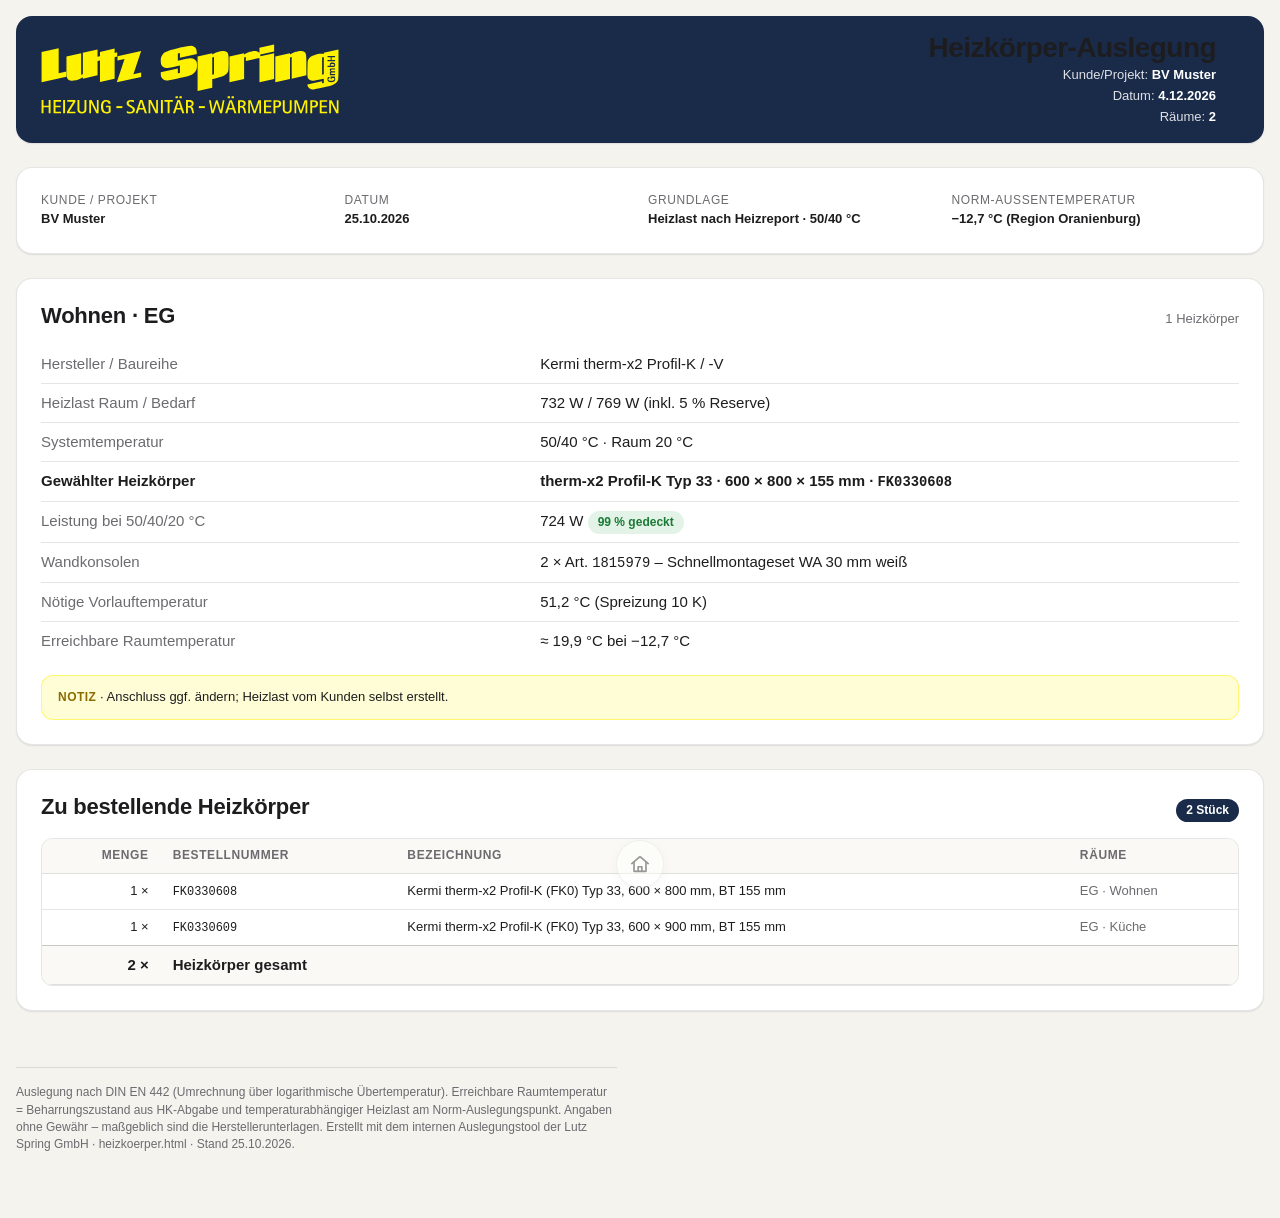
<file: vorlagen/bericht-vorlage.html>
<!DOCTYPE html>
<html lang="de">
<head>
<meta charset="utf-8">
<meta name="viewport" content="width=device-width, initial-scale=1, viewport-fit=cover">
<meta name="robots" content="noindex, nofollow">
<meta name="theme-color" content="#1a2b4a">
<link rel="icon" href="assets/icons/favicon.svg" type="image/svg+xml">
<link rel="apple-touch-icon" href="assets/icons/apple-touch-icon.png">
<meta name="apple-mobile-web-app-capable" content="yes">
<meta name="apple-mobile-web-app-status-bar-style" content="black-translucent">
<meta name="apple-mobile-web-app-title" content="Bericht">
<!-- Vorlage in den Hauptordner kopieren und umbenennen: klein, ohne Umlaute und Leerzeichen (04_tool-konventionen.md).
     Der Pfad assets/css/design.css stimmt erst vom Hauptordner aus. -->
<title>Bericht · Lutz Spring GmbH</title>
<!-- design.css:start -->
<style>
/* ============================================================
   design.css · Lutz Spring GmbH · Heizung · Sanitär · Wärmepumpen
   Gemeinsames Designsystem für alle internen HTML-Tools.
   Version 2.1 · Stand 2026-10-25
   Einbinden:  Beim Veröffentlichen fügt _build/inline.py diese Datei in jedes
               Tool ein (Marker design.css:start / design.css:end im HTML).
               Ein Tool bleibt so eine einzelne Datei.
   Regeln:     DESIGNREGELN.md · Referenz: styleguide.html
   Keine externen Abhängigkeiten. Systemschrift. Hell + Dunkel.
   ============================================================ */

/* ------------------------------------------------------------
   1 · TOKENS (hell = Standard)
   Alle Farben nur über diese Variablen verwenden.
   ------------------------------------------------------------ */
:root {
  color-scheme: light;

  /* Marke [BESTÄTIGT 03_design-system.md] */
  --ls-navy:        #1a2b4a;
  --ls-navy-2:      #223a63;   /* Hover/aktiv auf Navy */
  --ls-navy-3:      #142238;   /* gedrückt */
  --ls-yellow:      #fff200;   /* Logo-Gelb [BESTÄTIGT 2026-10-25]; nur Logo + Akzent, nie Textfarbe auf hellem Grund */
  --ls-yellow-ink:  #8a6d00;   /* lesbares „Gelb“ als Text auf Weiß (≥ 4,5:1) */

  /* Flächen */
  --ls-bg:          #f4f3ee;   /* Creme, Seitenhintergrund [BESTÄTIGT] */
  --ls-surface:     #ffffff;   /* Karten */
  --ls-surface-2:   #faf9f5;   /* Eingaben, Zebra-Zeilen, Tabellenköpfe */
  --ls-surface-3:   #efede6;   /* gedrückt / ausgewählt */
  --ls-line:        rgba(0, 0, 0, 0.10);
  --ls-line-strong: rgba(0, 0, 0, 0.20);

  /* Text */
  --ls-text:        #1d1d1f;
  --ls-text-2:      #6b6b70;   /* Sekundär, Labels (4,8:1 auf Creme) */
  --ls-text-3:      #8e8e93;   /* nur Platzhalter, deaktiviert */
  --ls-on-navy:     #ffffff;

  /* Interaktion */
  --ls-primary:     var(--ls-navy);
  --ls-primary-hover: var(--ls-navy-2);
  --ls-primary-active: var(--ls-navy-3);
  --ls-on-primary:  #ffffff;
  --ls-link:        var(--ls-navy);
  --ls-focus:       var(--ls-navy);
  --ls-focus-ring:  rgba(26, 43, 74, 0.25);
  --ls-selection:   rgba(255, 242, 0, 0.45);

  /* Zustände (semantisch, nicht Akzent) */
  --ls-ok:          #1a7a36;  --ls-ok-bg:     #e3f3e7;
  --ls-warn:        #b25000;  --ls-warn-bg:   #fdebdd;
  --ls-danger:      #d70015;  --ls-danger-bg: #fde4e6;
  --ls-info:        #1a2b4a;  --ls-info-bg:   #e8edf6;

  /* Diagramme: Reihenfarben mit fester Bedeutung (Wärmepumpe = Navy, Bestand Gas/Öl = Grau, Strom/PV = Gelb-Ocker, Vergleich = Stahlblau) */
  --ls-chart-wp:    #1a2b4a;
  --ls-chart-alt:   #8e8e93;
  --ls-chart-pv:    #c9a800;
  --ls-chart-2:     #4f75b8;
  --ls-chart-grid:  rgba(0, 0, 0, 0.08);
  --ls-chart-text:  #6b6b70;

  /* Schatten (Tiefe sparsam) */
  --ls-shadow-1: 0 1px 2px rgba(20, 30, 50, 0.06), 0 1px 1px rgba(20, 30, 50, 0.04);
  --ls-shadow-2: 0 4px 16px rgba(20, 30, 50, 0.08), 0 1px 2px rgba(20, 30, 50, 0.05);

  /* Schrift: Systemschrift wie auf iPad und Mac [BESTÄTIGT: keine externen Abhängigkeiten] */
  --ls-font: -apple-system, BlinkMacSystemFont, "SF Pro Text", "Segoe UI", Roboto, "Helvetica Neue", Arial, sans-serif;
  --ls-font-mono: ui-monospace, "SF Mono", Menlo, Consolas, "Liberation Mono", monospace;
  --ls-fs-xs: 0.75rem;    /* 12 · Fußnoten */
  --ls-fs-sm: 0.8125rem;  /* 13 · Labels, Tabellen dicht */
  --ls-fs-md: 0.9375rem;  /* 15 · Fließtext, Eingaben */
  --ls-fs-lg: 1.0625rem;  /* 17 · Kartentitel */
  --ls-fs-xl: 1.375rem;   /* 22 · Abschnitt */
  --ls-fs-2xl: 1.75rem;   /* 28 · Seitentitel */
  --ls-fs-kpi: 2rem;      /* 32 · Kennzahl */
  --ls-lh: 1.45;

  /* Abstände: 8-px-Raster */
  --ls-s1: 4px; --ls-s2: 8px; --ls-s3: 12px; --ls-s4: 16px;
  --ls-s5: 24px; --ls-s6: 32px; --ls-s7: 48px; --ls-s8: 64px;

  /* Radien */
  --ls-r-sm: 8px; --ls-r-md: 12px; --ls-r-lg: 16px; --ls-r-pill: 999px;

  /* Maße */
  --ls-max: 1400px;           /* [BESTÄTIGT] */
  --ls-control-h: 40px;       /* Höhe Eingaben/Buttons (Maus) */
  --ls-touch-h: 44px;         /* Höhe auf Touch (iPad) */
  --ls-gutter: 16px;
}

/* Dunkel: folgt dem System, solange kein data-theme gesetzt ist */
@media (prefers-color-scheme: dark) {
  :root:not([data-theme="light"]) {
    color-scheme: dark;
    --ls-navy:        #16233d;
    --ls-navy-2:      #1d2f52;
    --ls-navy-3:      #111b30;
    --ls-yellow-ink:  #fff200;
    --ls-bg:          #141416;
    --ls-surface:     #1e1e20;
    --ls-surface-2:   #27272a;
    --ls-surface-3:   #313134;
    --ls-line:        rgba(255, 255, 255, 0.11);
    --ls-line-strong: rgba(255, 255, 255, 0.22);
    --ls-text:        #f5f5f7;
    --ls-text-2:      #a1a1a6;
    --ls-text-3:      #7c7c82;
    --ls-primary:     #4f75b8;
    --ls-primary-hover: #5d83c6;
    --ls-primary-active: #43669f;
    --ls-link:        #8fb3f0;
    --ls-focus:       #8fb3f0;
    --ls-focus-ring:  rgba(143, 179, 240, 0.30);
    --ls-selection:   rgba(255, 242, 0, 0.30);
    --ls-ok:     #30d158; --ls-ok-bg:     rgba(48, 209, 88, 0.14);
    --ls-warn:   #ff9f0a; --ls-warn-bg:   rgba(255, 159, 10, 0.14);
    --ls-danger: #ff453a; --ls-danger-bg: rgba(255, 69, 58, 0.14);
    --ls-info:   #8fb3f0; --ls-info-bg:   rgba(143, 179, 240, 0.14);
    --ls-chart-wp: #8fb3f0; --ls-chart-alt: #7c7c82; --ls-chart-pv: #e6c800; --ls-chart-2: #4f75b8; --ls-chart-grid: rgba(255,255,255,0.09); --ls-chart-text: #a1a1a6;
    --ls-shadow-1: 0 1px 2px rgba(0, 0, 0, 0.4);
    --ls-shadow-2: 0 6px 20px rgba(0, 0, 0, 0.45);
  }
}
/* Dunkel: ausdrücklich gewählt (Schalter im Tool) – gleiche Werte */
:root[data-theme="dark"] {
  color-scheme: dark;
  --ls-navy:        #16233d;
  --ls-navy-2:      #1d2f52;
  --ls-navy-3:      #111b30;
  --ls-yellow-ink:  #fff200;
  --ls-bg:          #141416;
  --ls-surface:     #1e1e20;
  --ls-surface-2:   #27272a;
  --ls-surface-3:   #313134;
  --ls-line:        rgba(255, 255, 255, 0.11);
  --ls-line-strong: rgba(255, 255, 255, 0.22);
  --ls-text:        #f5f5f7;
  --ls-text-2:      #a1a1a6;
  --ls-text-3:      #7c7c82;
  --ls-primary:     #4f75b8;
  --ls-primary-hover: #5d83c6;
  --ls-primary-active: #43669f;
  --ls-link:        #8fb3f0;
  --ls-focus:       #8fb3f0;
  --ls-focus-ring:  rgba(143, 179, 240, 0.30);
  --ls-selection:   rgba(255, 242, 0, 0.30);
  --ls-ok:     #30d158; --ls-ok-bg:     rgba(48, 209, 88, 0.14);
  --ls-warn:   #ff9f0a; --ls-warn-bg:   rgba(255, 159, 10, 0.14);
  --ls-danger: #ff453a; --ls-danger-bg: rgba(255, 69, 58, 0.14);
  --ls-info:   #8fb3f0; --ls-info-bg:   rgba(143, 179, 240, 0.14);
  --ls-chart-wp: #8fb3f0; --ls-chart-alt: #7c7c82; --ls-chart-pv: #e6c800; --ls-chart-2: #4f75b8; --ls-chart-grid: rgba(255,255,255,0.09); --ls-chart-text: #a1a1a6;
  --ls-shadow-1: 0 1px 2px rgba(0, 0, 0, 0.4);
  --ls-shadow-2: 0 6px 20px rgba(0, 0, 0, 0.45);
}

/* ------------------------------------------------------------
   2 · BASIS
   ------------------------------------------------------------ */
*, *::before, *::after { box-sizing: border-box; }
html { -webkit-text-size-adjust: 100%; height: 100%; }
body {
  margin: 0;
  min-height: 100%;
  background: var(--ls-bg);
  color: var(--ls-text);
  font: var(--ls-fs-md) / var(--ls-lh) var(--ls-font);
  -webkit-font-smoothing: antialiased;
  padding-block: calc(var(--ls-s4) + env(safe-area-inset-top, 0px)) calc(var(--ls-s8) + env(safe-area-inset-bottom, 0px)); /* oben: Statusleiste der Homescreen-App; unten: Haus-Icon */
  padding-left:  max(var(--ls-gutter), env(safe-area-inset-left, 0px));
  padding-right: max(var(--ls-gutter), env(safe-area-inset-right, 0px));
}
::selection { background: var(--ls-selection); }
img, svg, canvas { max-width: 100%; height: auto; }
[hidden] { display: none !important; }
a { color: var(--ls-link); text-decoration: underline; text-underline-offset: 2px; text-decoration-thickness: 1px; }
a:hover { text-decoration-thickness: 2px; }
hr { border: 0; border-top: 1px solid var(--ls-line); margin: var(--ls-s5) 0; }
code, kbd, .ls-mono { font-family: var(--ls-font-mono); font-size: 0.92em; }
small, .ls-small { font-size: var(--ls-fs-sm); }
sub, sup { line-height: 0; }

h1, h2, h3, h4 { margin: 0; color: var(--ls-text); font-weight: 600; letter-spacing: -0.01em; text-wrap: balance; hyphens: auto; -webkit-hyphens: auto; }
h1 { font-size: var(--ls-fs-2xl); line-height: 1.15; letter-spacing: -0.02em; }
h2 { font-size: var(--ls-fs-xl);  line-height: 1.2; }
h3 { font-size: var(--ls-fs-lg);  line-height: 1.3; }
h4 { font-size: var(--ls-fs-md);  line-height: 1.35; }
p  { margin: 0; }
p + p { margin-top: var(--ls-s3); }
.ls-prose { max-width: 70ch; }
.ls-prose p + p { margin-top: var(--ls-s3); }

/* Fokus: immer sichtbar, Tastatur und Touch */
:focus { outline: none; }
:focus-visible { outline: 2px solid var(--ls-focus); outline-offset: 2px; border-radius: var(--ls-r-sm); }

/* Reduzierte Bewegung respektieren */
@media (prefers-reduced-motion: reduce) {
  *, *::before, *::after { animation: none !important; transition: none !important; scroll-behavior: auto !important; }
}

/* ------------------------------------------------------------
   3 · LAYOUT
   ------------------------------------------------------------ */
.ls-container { max-width: var(--ls-max); margin-inline: auto; width: 100%; min-width: 0; }
.ls-stack  { display: grid; gap: var(--ls-s4); }
/* Grid-Kinder dürfen nie breiter werden als ihr Platz (Tabellen/Code scrollen im eigenen Rahmen) */
.ls-container > *, .ls-stack > *, .ls-form > *, .ls-fields > *, .ls-card > * { min-width: 0; }
.ls-stack--tight { gap: var(--ls-s2); }
.ls-stack--loose { gap: var(--ls-s5); }
.ls-row    { display: flex; flex-wrap: wrap; align-items: center; gap: var(--ls-s2) var(--ls-s3); }
.ls-row--between { justify-content: space-between; }
.ls-row--end { justify-content: flex-end; }
.ls-grow { flex: 1 1 auto; min-width: 0; }
.ls-section { margin-top: var(--ls-s6); }
.ls-section > h2 { margin-bottom: var(--ls-s4); }

/* Karten-Raster [BESTÄTIGT: minmax(250px,1fr), einspaltig < 700 px] */
.ls-grid { display: grid; grid-template-columns: repeat(auto-fit, minmax(250px, 1fr)); gap: var(--ls-s4); }
.ls-grid--2 { grid-template-columns: repeat(auto-fit, minmax(min(100%, 340px), 1fr)); }
.ls-grid--3 { grid-template-columns: repeat(auto-fit, minmax(min(100%, 280px), 1fr)); }
.ls-grid > * { min-width: 0; }
@media (max-width: 699.98px) { .ls-grid, .ls-grid--2, .ls-grid--3 { grid-template-columns: 1fr; } }

/* ------------------------------------------------------------
   4 · KOPF (Navy-Balken mit runden Ecken [BESTÄTIGT]) + FUSS
   ------------------------------------------------------------ */
.ls-header {
  background: var(--ls-navy);
  color: var(--ls-on-navy);
  border-radius: var(--ls-r-lg);
  padding: var(--ls-s4) var(--ls-s5);
  display: grid;
  grid-template-columns: auto 1fr auto;
  align-items: center;
  gap: var(--ls-s3) var(--ls-s5);
  box-shadow: var(--ls-shadow-1);
}
.ls-header__brand { display: grid; gap: 2px; }
/* Logo Variante B (Wortmarke mit Slogan) als Inline-SVG; Farbe über currentColor. Mindestens 280 px breit, sonst ist der Slogan im Logo unlesbar. */
.ls-header__logo { display: block; width: min(300px, 100%); height: auto; color: var(--ls-yellow); }
.ls-header__logo--navy { color: var(--ls-navy); } /* Ausnahme: Logo ohne Navy-Hintergrund (Fuß, helle Fläche) */
.ls-header__slogan { font-size: var(--ls-fs-sm); color: var(--ls-yellow); letter-spacing: 0.02em; }
.ls-header__title { display: grid; gap: 2px; min-width: 0; }
.ls-header__title h1 { color: var(--ls-on-navy); font-size: var(--ls-fs-xl); }
.ls-header__sub { font-size: var(--ls-fs-sm); color: rgba(255,255,255,0.75); }
.ls-header__meta { display: grid; gap: 2px; justify-items: end; text-align: right; font-size: var(--ls-fs-sm); color: rgba(255,255,255,0.85); white-space: nowrap; }
.ls-header__meta b { color: var(--ls-on-navy); font-weight: 600; }
.ls-header a { color: var(--ls-on-navy); }
.ls-header .ls-btn--ghost { color: var(--ls-on-navy); border-color: rgba(255,255,255,0.35); }
.ls-header .ls-btn--ghost:hover { background: rgba(255,255,255,0.1); }
@media (max-width: 699.98px) {
  .ls-header { grid-template-columns: 1fr; padding: var(--ls-s4); }
  .ls-header__meta { justify-items: start; text-align: left; white-space: normal; }
}
/* Text-Wortmarke, falls (noch) kein Logo eingebettet ist */
.ls-wordmark { font-weight: 800; font-size: 1.375rem; letter-spacing: -0.02em; color: var(--ls-yellow); line-height: 1; }
.ls-wordmark small { display: block; font-weight: 600; font-size: 0.75rem; color: var(--ls-on-navy); letter-spacing: 0.08em; margin-top: 2px; }

.ls-footer { margin-top: var(--ls-s6); padding-top: var(--ls-s4); border-top: 1px solid var(--ls-line); font-size: var(--ls-fs-xs); color: var(--ls-text-2); max-width: 90ch; }

/* Haus-Icon: Rücklink zur Startseite [BESTÄTIGT: 48×48, unten mittig, Deckkraft 0,45 / 1 / 0,3, im Druck aus] */
.ls-home {
  position: fixed; left: 50%; bottom: calc(var(--ls-s3) + env(safe-area-inset-bottom, 0px));
  transform: translateX(-50%);
  width: 48px; height: 48px; border-radius: var(--ls-r-pill);
  display: grid; place-items: center;
  background: var(--ls-surface); color: var(--ls-text); border: 1px solid var(--ls-line);
  box-shadow: var(--ls-shadow-2); opacity: 0.45; transition: opacity .15s ease; z-index: 50;
}
.ls-home:hover, .ls-home:focus-visible { opacity: 1; }
.ls-home:active { opacity: 0.3; }
.ls-home svg { width: 22px; height: 22px; }

/* ------------------------------------------------------------
   5 · KARTEN
   ------------------------------------------------------------ */
.ls-card {
  background: var(--ls-surface);
  border: 1px solid var(--ls-line);
  border-radius: var(--ls-r-lg);
  padding: var(--ls-s5);
  box-shadow: var(--ls-shadow-1);
  min-width: 0;
}
.ls-card--tight { padding: var(--ls-s4); }
.ls-card--flat { box-shadow: none; }
.ls-card__head { display: flex; align-items: baseline; justify-content: space-between; gap: var(--ls-s3); margin-bottom: var(--ls-s4); flex-wrap: wrap; }
.ls-card__head h2, .ls-card__head h3 { margin: 0; }
.ls-card__sub { font-size: var(--ls-fs-sm); color: var(--ls-text-2); }
/* Abstand zwischen Karten kommt vom Eltern-Raster (.ls-stack / .ls-grid), nicht von Margins */

/* Nummerierte Blockkarten (Schritte einer Auslegung) – nur bei echter Reihenfolge */
.ls-steps { counter-reset: ls-step; display: grid; gap: var(--ls-s4); }
.ls-steps > .ls-card { counter-increment: ls-step; position: relative; padding-left: calc(var(--ls-s5) + 40px); }
.ls-steps > .ls-card::before {
  content: counter(ls-step); position: absolute; left: var(--ls-s4); top: var(--ls-s5);
  width: 28px; height: 28px; border-radius: var(--ls-r-pill);
  background: var(--ls-navy); color: var(--ls-on-navy); font-weight: 700; font-size: var(--ls-fs-sm);
  display: grid; place-items: center;
}

/* Empfehlungskarte: Navy mit gelben Kennwerten (z. B. Kostenvergleich) */
.ls-card--navy { background: var(--ls-navy); color: var(--ls-on-navy); border-color: transparent; }
.ls-card--navy h2, .ls-card--navy h3, .ls-card--navy .ls-kpi__value { color: var(--ls-on-navy); }
.ls-card--navy .ls-kpi__value, .ls-card--navy .ls-accent { color: var(--ls-yellow); }
.ls-card--navy .ls-kpi__label, .ls-card--navy .ls-muted { color: rgba(255,255,255,0.75); }
.ls-card--navy .ls-btn--primary { background: var(--ls-yellow); color: #1d1d1f; }
.ls-card--navy .ls-btn--primary:hover { background: #fff566; }

/* ------------------------------------------------------------
   6 · FORMULARE
   ------------------------------------------------------------ */
.ls-form { display: grid; gap: var(--ls-s4); }
.ls-fields { display: grid; grid-template-columns: repeat(auto-fit, minmax(min(100%, 200px), 1fr)); gap: var(--ls-s3) var(--ls-s4); }
.ls-field { display: grid; gap: var(--ls-s1); min-width: 0; }
.ls-field--span { grid-column: 1 / -1; }
.ls-label { font-size: var(--ls-fs-sm); color: var(--ls-text-2); font-weight: 500; display: flex; gap: var(--ls-s1); align-items: baseline; }
.ls-label abbr { text-decoration: none; }
.ls-hint { font-size: var(--ls-fs-xs); color: var(--ls-text-2); }
.ls-error { font-size: var(--ls-fs-xs); color: var(--ls-danger); font-weight: 500; }

.ls-input, .ls-select, .ls-textarea {
  width: 100%; min-height: var(--ls-control-h);
  padding: 0 var(--ls-s3);
  font: inherit; color: var(--ls-text);
  background: var(--ls-surface-2);
  border: 1px solid var(--ls-line); border-radius: var(--ls-r-sm);
  transition: border-color .12s ease, box-shadow .12s ease, background .12s ease;
  font-variant-numeric: tabular-nums;
}
.ls-textarea { min-height: calc(var(--ls-control-h) * 2.2); padding: var(--ls-s2) var(--ls-s3); resize: vertical; line-height: var(--ls-lh); }
.ls-input::placeholder, .ls-textarea::placeholder { color: var(--ls-text-3); }
.ls-input:hover, .ls-select:hover, .ls-textarea:hover { border-color: var(--ls-line-strong); }
.ls-input:focus, .ls-select:focus, .ls-textarea:focus { outline: none; border-color: var(--ls-focus); box-shadow: 0 0 0 3px var(--ls-focus-ring); background: var(--ls-surface); }
.ls-input[aria-invalid="true"], .ls-select[aria-invalid="true"] { border-color: var(--ls-danger); }
.ls-input[aria-invalid="true"]:focus { box-shadow: 0 0 0 3px var(--ls-danger-bg); }
.ls-input:disabled, .ls-select:disabled, .ls-textarea:disabled { color: var(--ls-text-3); background: var(--ls-surface-3); cursor: not-allowed; }
.ls-input[readonly] { background: var(--ls-surface-3); }
.ls-input[type="number"] { -moz-appearance: textfield; appearance: textfield; }
.ls-input::-webkit-outer-spin-button, .ls-input::-webkit-inner-spin-button { -webkit-appearance: none; margin: 0; }
.ls-select {
  appearance: none; -webkit-appearance: none; padding-right: 36px; cursor: pointer;
  background-image: url("data:image/svg+xml;utf8,<svg xmlns='http://www.w3.org/2000/svg' width='16' height='16' viewBox='0 0 16 16'><path d='M4 6l4 4 4-4' fill='none' stroke='%236b6b70' stroke-width='1.8' stroke-linecap='round' stroke-linejoin='round'/></svg>");
  background-repeat: no-repeat; background-position: right 12px center;
}

/* Eingabe mit Einheit (Suffix) – Einheit steht am Feld, nie im Wert */
.ls-unit { position: relative; display: grid; }
.ls-unit .ls-input { padding-right: 3.2em; }
.ls-unit > span { position: absolute; right: var(--ls-s3); top: 50%; transform: translateY(-50%); font-size: var(--ls-fs-sm); color: var(--ls-text-2); pointer-events: none; }
.ls-unit--pre .ls-input { padding-left: 2.4em; padding-right: var(--ls-s3); }
.ls-unit--pre > span { right: auto; left: var(--ls-s3); }

/* Auswahlfelder */
.ls-check { display: inline-flex; align-items: center; gap: var(--ls-s2); font-size: var(--ls-fs-md); cursor: pointer; min-height: 32px; }
.ls-check input { width: 20px; height: 20px; margin: 0; accent-color: var(--ls-primary); flex: none; }
.ls-switch { display: inline-flex; align-items: center; gap: var(--ls-s3); cursor: pointer; }
.ls-switch input { position: absolute; opacity: 0; width: 0; height: 0; }
.ls-switch i { width: 44px; height: 26px; border-radius: var(--ls-r-pill); background: var(--ls-line-strong); position: relative; transition: background .15s ease; flex: none; }
.ls-switch i::after { content: ""; position: absolute; top: 3px; left: 3px; width: 20px; height: 20px; border-radius: 50%; background: #fff; box-shadow: 0 1px 3px rgba(0,0,0,.3); transition: transform .15s ease; }
.ls-switch input:checked + i { background: var(--ls-ok); }
.ls-switch input:checked + i::after { transform: translateX(18px); }
.ls-switch input:focus-visible + i { outline: 2px solid var(--ls-focus); outline-offset: 2px; }

/* Segment-Steuerung (Tabs ① ② ③, Umschalter Gas/Öl) */
.ls-seg { display: inline-flex; padding: 3px; gap: 2px; background: var(--ls-surface-3); border-radius: var(--ls-r-md); max-width: 100%; overflow-x: auto; }
.ls-seg > button, .ls-seg > label {
  appearance: none; border: 0; background: transparent; color: var(--ls-text-2);
  font: inherit; font-size: var(--ls-fs-sm); font-weight: 500;
  padding: 0 var(--ls-s3); min-height: 34px; border-radius: calc(var(--ls-r-md) - 3px);
  cursor: pointer; white-space: nowrap; transition: background .12s ease, color .12s ease; display: inline-flex; align-items: center; gap: var(--ls-s1);
}
.ls-seg > [aria-selected="true"], .ls-seg > .is-active, .ls-seg > label:has(input:checked) { background: var(--ls-surface); color: var(--ls-text); box-shadow: var(--ls-shadow-1); font-weight: 600; }
.ls-seg input { position: absolute; opacity: 0; width: 0; height: 0; }
.ls-seg--full { display: flex; }
.ls-seg--full > * { flex: 1 1 0; justify-content: center; }

/* „Erweitert“: selten geänderte Felder eingeklappt, eingestellte Werte als Kurzzeile sichtbar */
.ls-details { border-top: 1px solid var(--ls-line); padding-top: var(--ls-s2); }
.ls-details > summary { cursor: pointer; font-size: var(--ls-fs-sm); font-weight: 600; color: var(--ls-text); list-style: none; display: flex; align-items: center; gap: var(--ls-s2); min-height: 32px; }
.ls-details > summary::-webkit-details-marker { display: none; }
.ls-details > summary::before { content: ""; width: 7px; height: 7px; border-right: 1.8px solid var(--ls-text-2); border-bottom: 1.8px solid var(--ls-text-2); transform: rotate(-45deg); transition: transform .12s ease; flex: none; margin-left: 2px; }
.ls-details[open] > summary::before { transform: rotate(45deg); }
.ls-details > summary .ls-muted { font-weight: 400; }
.ls-details[open] > summary .ls-muted { display: none; }

/* Touch: größere Ziele auf iPad / Handy [BESTÄTIGT 2026-10-25, WCAG 2.2 Zielgröße] */
@media (pointer: coarse) {
  :root { --ls-control-h: var(--ls-touch-h); }
  .ls-seg > button, .ls-seg > label { min-height: 40px; }
  .ls-check { min-height: 44px; }
  .ls-check input { width: 24px; height: 24px; }
}

/* ------------------------------------------------------------
   7 · BUTTONS
   Je Ansicht genau EIN primärer Button (die Hauptaktion).
   ------------------------------------------------------------ */
.ls-btn {
  appearance: none; -webkit-appearance: none;
  display: inline-flex; align-items: center; justify-content: center; gap: var(--ls-s2);
  min-height: var(--ls-control-h); padding: 0 var(--ls-s4);
  font: inherit; font-size: var(--ls-fs-md); font-weight: 600; line-height: 1;
  border-radius: var(--ls-r-md); border: 1px solid transparent;
  cursor: pointer; text-decoration: none; white-space: nowrap;
  transition: background .12s ease, border-color .12s ease, transform .06s ease, box-shadow .12s ease;
  -webkit-tap-highlight-color: transparent;
}
.ls-btn:active { transform: scale(0.98); }
.ls-btn:disabled, .ls-btn[aria-disabled="true"] { opacity: 0.45; cursor: not-allowed; transform: none; }
.ls-btn svg { width: 18px; height: 18px; flex: none; }
.ls-btn--primary { background: var(--ls-primary); color: var(--ls-on-primary); }
.ls-btn--primary:hover { background: var(--ls-primary-hover); }
.ls-btn--primary:active { background: var(--ls-primary-active); }
.ls-btn--secondary { background: var(--ls-surface); color: var(--ls-text); border-color: var(--ls-line-strong); }
.ls-btn--secondary:hover { background: var(--ls-surface-2); }
.ls-btn--ghost { background: transparent; color: var(--ls-link); border-color: transparent; }
.ls-btn--ghost:hover { background: var(--ls-surface-3); }
.ls-btn--danger { background: var(--ls-surface); color: var(--ls-danger); border-color: var(--ls-danger); }
.ls-btn--danger:hover { background: var(--ls-danger-bg); }
.ls-btn--sm { min-height: 32px; padding: 0 var(--ls-s3); font-size: var(--ls-fs-sm); border-radius: var(--ls-r-sm); }
.ls-btn--lg { min-height: 48px; padding: 0 var(--ls-s5); font-size: var(--ls-fs-lg); }
.ls-btn--block { width: 100%; }
.ls-btn--icon { padding: 0; width: var(--ls-control-h); }
.ls-toolbar { display: flex; flex-wrap: wrap; gap: var(--ls-s2); align-items: center; }
.ls-toolbar__spacer { flex: 1 1 auto; }
@media (max-width: 480px) { .ls-toolbar--stack .ls-btn { flex: 1 1 100%; } }

/* ------------------------------------------------------------
   8 · ERGEBNISSE: Kennzahlen, Tabellen, Listen
   ------------------------------------------------------------ */
.ls-num, .ls-table td.ls-num, .ls-kpi__value { font-variant-numeric: tabular-nums; }
.ls-kpis { display: grid; grid-template-columns: repeat(auto-fit, minmax(min(100%, 160px), 1fr)); gap: var(--ls-s3); }
.ls-kpi { display: grid; gap: 2px; padding: var(--ls-s3) var(--ls-s4); background: var(--ls-surface-2); border-radius: var(--ls-r-md); border: 1px solid var(--ls-line); min-width: 0; }
.ls-kpi__label { font-size: var(--ls-fs-xs); color: var(--ls-text-2); text-transform: uppercase; letter-spacing: 0.06em; font-weight: 600; }
.ls-kpi__value { font-size: var(--ls-fs-kpi); font-weight: 700; letter-spacing: -0.02em; line-height: 1.1; color: var(--ls-text); }
.ls-kpi__value small { font-size: 0.5em; font-weight: 600; color: var(--ls-text-2); margin-left: 2px; letter-spacing: 0; }
.ls-kpi__note { font-size: var(--ls-fs-xs); color: var(--ls-text-2); }
.ls-kpi--ok .ls-kpi__value { color: var(--ls-ok); }
.ls-kpi--warn .ls-kpi__value { color: var(--ls-warn); }
.ls-kpi--danger .ls-kpi__value { color: var(--ls-danger); }

/* Label/Wert-Liste (Bericht) */
.ls-dl { display: grid; grid-template-columns: minmax(140px, 1fr) minmax(0, 1.4fr); margin: 0; font-size: var(--ls-fs-md); }
.ls-dl > dt, .ls-dl > dd { margin: 0; padding: var(--ls-s2) 0; border-top: 1px solid var(--ls-line); min-width: 0; }
.ls-dl > dt { color: var(--ls-text-2); padding-right: var(--ls-s3); }
.ls-dl > dd { font-weight: 500; }
.ls-dl > dt:first-of-type, .ls-dl > dd:first-of-type { border-top: 0; }
.ls-dl > dt.ls-dl__strong, .ls-dl > dd.ls-dl__strong { font-weight: 700; color: var(--ls-text); }

/* Tabellen: dicht, Zahlen rechts, Kopf fixiert, breite Tabellen scrollen im Rahmen */
.ls-table-wrap { overflow-x: auto; -webkit-overflow-scrolling: touch; border: 1px solid var(--ls-line); border-radius: var(--ls-r-md); background: var(--ls-surface); }
.ls-table { width: 100%; border-collapse: separate; border-spacing: 0; font-size: var(--ls-fs-sm); }
.ls-table th, .ls-table td { padding: var(--ls-s2) var(--ls-s3); text-align: left; vertical-align: top; border-bottom: 1px solid var(--ls-line); }
.ls-table th { position: sticky; top: 0; z-index: 1; background: var(--ls-surface-2); color: var(--ls-text-2); font-weight: 600; font-size: var(--ls-fs-xs); text-transform: uppercase; letter-spacing: 0.05em; white-space: nowrap; }
.ls-table tbody tr:last-child td { border-bottom: 0; }
.ls-table tbody tr:hover td { background: var(--ls-surface-2); }
.ls-table .ls-num, .ls-table th.ls-num { text-align: right; }
.ls-table tr.is-selected td { background: var(--ls-info-bg); }
.ls-table tr.is-selected td:first-child { box-shadow: inset 3px 0 0 var(--ls-primary); }
.ls-table tr[role="button"], .ls-table tr.is-clickable { cursor: pointer; }
.ls-table tfoot td { font-weight: 600; background: var(--ls-surface-2); border-top: 1px solid var(--ls-line-strong); }
.ls-table--compact th, .ls-table--compact td { padding: var(--ls-s1) var(--ls-s2); }

/* Ergebnis-Zeilenliste (Alternative zur Tabelle auf schmalen Schirmen) */
.ls-list { display: grid; }
.ls-list__item { display: flex; align-items: center; gap: var(--ls-s3); padding: var(--ls-s3) 0; border-top: 1px solid var(--ls-line); }
.ls-list__item:first-child { border-top: 0; }
.ls-list__main { flex: 1 1 auto; min-width: 0; }
.ls-list__main b { display: block; font-weight: 600; }
.ls-list__main span { display: block; font-size: var(--ls-fs-sm); color: var(--ls-text-2); overflow-wrap: anywhere; }

/* ------------------------------------------------------------
   9 · STATUS: Badges, Hinweise, Leerzustände
   ------------------------------------------------------------ */
.ls-badge { display: inline-flex; align-items: center; gap: 4px; padding: 2px 10px; border-radius: var(--ls-r-pill); font-size: var(--ls-fs-xs); font-weight: 600; white-space: nowrap; background: var(--ls-surface-3); color: var(--ls-text-2); line-height: 1.6; }
.ls-badge--ok { background: var(--ls-ok-bg); color: var(--ls-ok); }
.ls-badge--warn { background: var(--ls-warn-bg); color: var(--ls-warn); }
.ls-badge--danger { background: var(--ls-danger-bg); color: var(--ls-danger); }
.ls-badge--info { background: var(--ls-info-bg); color: var(--ls-info); }
.ls-badge--navy { background: var(--ls-navy); color: var(--ls-on-navy); }
.ls-badge--yellow { background: var(--ls-yellow); color: #1d1d1f; }

.ls-note { display: grid; grid-template-columns: auto 1fr; gap: var(--ls-s3); padding: var(--ls-s3) var(--ls-s4); border-radius: var(--ls-r-md); border: 1px solid var(--ls-line); background: var(--ls-surface-2); font-size: var(--ls-fs-sm); }
.ls-note > svg, .ls-note > .ls-note__icon { width: 18px; height: 18px; margin-top: 2px; flex: none; }
.ls-note b { font-weight: 600; }
.ls-note--info   { background: var(--ls-info-bg);   border-color: transparent; color: var(--ls-text); }
.ls-note--ok     { background: var(--ls-ok-bg);     border-color: transparent; }
.ls-note--warn   { background: var(--ls-warn-bg);   border-color: transparent; }
.ls-note--danger { background: var(--ls-danger-bg); border-color: transparent; }
.ls-note--info .ls-note__icon { color: var(--ls-info); }
.ls-note--ok .ls-note__icon { color: var(--ls-ok); }
.ls-note--warn .ls-note__icon { color: var(--ls-warn); }
.ls-note--danger .ls-note__icon { color: var(--ls-danger); }
.ls-note--plain { grid-template-columns: 1fr; }

/* Notizfeld im Bericht (gelb hinterlegt, wie bisher) */
.ls-notiz { padding: var(--ls-s3) var(--ls-s4); border-radius: var(--ls-r-md); background: rgba(255, 242, 0, 0.16); border: 1px solid rgba(255, 242, 0, 0.5); font-size: var(--ls-fs-sm); }
.ls-notiz b { color: var(--ls-yellow-ink); letter-spacing: 0.04em; font-size: var(--ls-fs-xs); }

.ls-empty { text-align: center; padding: var(--ls-s6) var(--ls-s4); color: var(--ls-text-2); border: 1px dashed var(--ls-line-strong); border-radius: var(--ls-r-lg); }
.ls-empty b { display: block; color: var(--ls-text); font-weight: 600; margin-bottom: var(--ls-s1); }

/* Statuszeile oben (z. B. „Lagerbestand geladen: 14 Positionen · Stand …“) */
.ls-status { display: flex; align-items: center; gap: var(--ls-s2); font-size: var(--ls-fs-sm); color: var(--ls-text-2); padding: var(--ls-s2) var(--ls-s3); border-radius: var(--ls-r-sm); background: var(--ls-surface); border: 1px solid var(--ls-line); }
.ls-status__dot { width: 8px; height: 8px; border-radius: 50%; background: var(--ls-text-3); flex: none; }
.ls-status--ok .ls-status__dot { background: var(--ls-ok); }
.ls-status--warn .ls-status__dot { background: var(--ls-warn); }

/* Fortschritt / Deckung */
.ls-meter { height: 6px; border-radius: var(--ls-r-pill); background: var(--ls-surface-3); overflow: hidden; }
.ls-meter > i { display: block; height: 100%; background: var(--ls-primary); border-radius: inherit; }
.ls-meter--ok > i { background: var(--ls-ok); }
.ls-meter--warn > i { background: var(--ls-warn); }
.ls-meter--danger > i { background: var(--ls-danger); }

/* Lade-Skelett */
@keyframes ls-pulse { 50% { opacity: .45; } }
.ls-skeleton { background: var(--ls-surface-3); border-radius: var(--ls-r-sm); min-height: 1em; animation: ls-pulse 1.4s ease-in-out infinite; }


/* ------------------------------------------------------------
   10 · WEITERE BAUSTEINE (2.1)
   ------------------------------------------------------------ */

/* 10.1 Startseiten-Kacheln (index.html): Bild 16:9, Titel, ein Satz, „Öffnen“ */
.ls-tiles { display: grid; grid-template-columns: repeat(auto-fit, minmax(min(100%, 280px), 1fr)); gap: var(--ls-s4); }
.ls-tile { display: grid; grid-template-rows: auto 1fr; background: var(--ls-surface); border: 1px solid var(--ls-line); border-radius: var(--ls-r-lg); overflow: hidden; box-shadow: var(--ls-shadow-1); color: inherit; text-decoration: none; transition: transform .12s ease, box-shadow .12s ease; min-width: 0; }
.ls-tile:hover { transform: translateY(-2px); box-shadow: var(--ls-shadow-2); text-decoration: none; }
.ls-tile:active { transform: none; }
.ls-tile__img { aspect-ratio: 16 / 9; width: 100%; object-fit: cover; background: var(--ls-surface-3); display: block; }
.ls-tile__img--placeholder { display: grid; place-items: center; color: var(--ls-text-3); font-size: var(--ls-fs-sm); }
.ls-tile__body { padding: var(--ls-s4); display: grid; gap: var(--ls-s1); align-content: start; }
.ls-tile__title { font-size: var(--ls-fs-lg); font-weight: 600; letter-spacing: -0.01em; }
.ls-tile__text { font-size: var(--ls-fs-sm); color: var(--ls-text-2); }
.ls-tile__cta { margin-top: var(--ls-s2); font-size: var(--ls-fs-sm); font-weight: 600; color: var(--ls-link); display: inline-flex; align-items: center; gap: 4px; }
.ls-tile__cta::after { content: "›"; font-size: 1.1em; }

/* 10.2 Gespeicherte Einträge (Räume, Positionen) mit Aktionen */
.ls-items { display: grid; gap: var(--ls-s2); }
.ls-item { display: grid; grid-template-columns: auto 1fr auto; align-items: center; gap: var(--ls-s3); padding: var(--ls-s2) var(--ls-s3); background: var(--ls-surface-2); border: 1px solid var(--ls-line); border-radius: var(--ls-r-md); min-width: 0; }
.ls-item__no { width: 26px; height: 26px; border-radius: var(--ls-r-pill); background: var(--ls-navy); color: var(--ls-on-navy); font-size: var(--ls-fs-xs); font-weight: 700; display: grid; place-items: center; }
.ls-item__main { min-width: 0; display: grid; gap: 1px; }
.ls-item__main b { font-weight: 600; overflow: hidden; text-overflow: ellipsis; white-space: nowrap; }
.ls-item__main span { font-size: var(--ls-fs-sm); color: var(--ls-text-2); overflow: hidden; text-overflow: ellipsis; white-space: nowrap; }
.ls-item__actions { display: flex; gap: 2px; }
.ls-item__actions .ls-btn { min-height: 32px; width: 32px; padding: 0; border-radius: var(--ls-r-sm); color: var(--ls-text-2); }
.ls-item__actions .ls-btn:hover { color: var(--ls-text); }
.ls-item__actions .ls-btn--danger { color: var(--ls-danger); border-color: transparent; background: transparent; }
.ls-item.is-active { border-color: var(--ls-primary); box-shadow: 0 0 0 2px var(--ls-focus-ring); background: var(--ls-surface); }
@media (max-width: 480px) { .ls-item { grid-template-columns: auto 1fr; } .ls-item__actions { grid-column: 1 / -1; justify-content: flex-end; } }

/* 10.3 Rückfrage vor Löschen/Verwerfen – inline statt Browser-Dialog */
.ls-confirm { display: flex; flex-wrap: wrap; align-items: center; gap: var(--ls-s2) var(--ls-s3); padding: var(--ls-s3) var(--ls-s4); background: var(--ls-danger-bg); border-radius: var(--ls-r-md); font-size: var(--ls-fs-sm); }
.ls-confirm > b { font-weight: 600; flex: 1 1 auto; }
.ls-confirm .ls-btn { min-height: 32px; }
/* Natives <dialog> für größere Rückfragen oder Datei-Hinweise */
.ls-dialog { border: 0; border-radius: var(--ls-r-lg); padding: 0; max-width: min(92vw, 440px); background: var(--ls-surface); color: var(--ls-text); box-shadow: var(--ls-shadow-2); }
.ls-dialog::backdrop { background: rgba(0, 0, 0, 0.35); backdrop-filter: blur(2px); }
.ls-dialog__body { padding: var(--ls-s5); display: grid; gap: var(--ls-s3); }
.ls-dialog__body h3 { margin: 0; }
.ls-dialog__actions { display: flex; justify-content: flex-end; gap: var(--ls-s2); padding: var(--ls-s3) var(--ls-s5) var(--ls-s4); border-top: 1px solid var(--ls-line); }

/* 10.4 Rückmeldung nach Aktionen (Toast), unten über dem Haus-Icon */
.ls-toasts { position: fixed; left: 50%; bottom: calc(72px + env(safe-area-inset-bottom, 0px)); transform: translateX(-50%); display: grid; gap: var(--ls-s2); z-index: 60; width: max-content; max-width: calc(100vw - 32px); pointer-events: none; }
.ls-toast { padding: var(--ls-s2) var(--ls-s4); border-radius: var(--ls-r-pill); background: var(--ls-text); color: var(--ls-bg); font-size: var(--ls-fs-sm); font-weight: 500; box-shadow: var(--ls-shadow-2); display: flex; align-items: center; gap: var(--ls-s2); animation: ls-toast-in .18s ease; }
.ls-toast--ok::before { content: ""; width: 8px; height: 8px; border-radius: 50%; background: var(--ls-ok); }
.ls-toast--danger::before { content: ""; width: 8px; height: 8px; border-radius: 50%; background: var(--ls-danger); }
@keyframes ls-toast-in { from { opacity: 0; transform: translateY(6px); } }

/* 10.5 Stepper für Stückzahlen (Bestandsaufnahme) */
.ls-stepper { display: inline-grid; grid-template-columns: var(--ls-control-h) 1fr var(--ls-control-h); border: 1px solid var(--ls-line); border-radius: var(--ls-r-sm); overflow: hidden; background: var(--ls-surface-2); min-width: 120px; }
.ls-stepper > button { appearance: none; border: 0; background: transparent; color: var(--ls-text); font: inherit; font-size: 18px; font-weight: 500; cursor: pointer; min-height: var(--ls-control-h); }
.ls-stepper > button:hover { background: var(--ls-surface-3); }
.ls-stepper > button:disabled { color: var(--ls-text-3); cursor: not-allowed; }
.ls-stepper > input { border: 0; border-inline: 1px solid var(--ls-line); background: var(--ls-surface); text-align: center; font: inherit; font-weight: 600; font-variant-numeric: tabular-nums; min-width: 0; color: var(--ls-text); padding: 0; }
.ls-stepper > input:focus { outline: none; box-shadow: inset 0 0 0 2px var(--ls-focus-ring); }

/* 10.6 Datenstand veränderlicher Werte (Fördersätze, Energiepreise, Normwerte) */
.ls-stand { display: inline-flex; align-items: center; gap: var(--ls-s2); padding: 3px 10px 3px 8px; border-radius: var(--ls-r-pill); background: var(--ls-warn-bg); color: var(--ls-warn); font-size: var(--ls-fs-xs); font-weight: 600; }
.ls-stand::before { content: ""; width: 7px; height: 7px; border-radius: 50%; background: currentColor; }
.ls-stand--ok { background: var(--ls-ok-bg); color: var(--ls-ok); }

/* 10.7 „So geht’s“: Anleitung eingeklappt statt Erklärtext */
.ls-help { border: 1px solid var(--ls-line); border-radius: var(--ls-r-md); background: var(--ls-surface); padding: 0 var(--ls-s4); }
.ls-help > summary { cursor: pointer; list-style: none; display: flex; align-items: center; gap: var(--ls-s2); min-height: 40px; font-size: var(--ls-fs-sm); font-weight: 600; }
.ls-help > summary::-webkit-details-marker { display: none; }
.ls-help > summary::before { content: "?"; width: 20px; height: 20px; border-radius: 50%; background: var(--ls-info-bg); color: var(--ls-info); font-size: 12px; font-weight: 700; display: grid; place-items: center; flex: none; }
.ls-help > div { padding: 0 0 var(--ls-s3); font-size: var(--ls-fs-sm); color: var(--ls-text-2); }
.ls-help ol, .ls-help ul { margin: var(--ls-s1) 0 0; padding-left: 18px; }

/* 10.8 Auswahltabellen auf schmalen Schirmen als Karten (data-label am <td>) */
@media (max-width: 699.98px) {
  .ls-table--cards { font-size: var(--ls-fs-md); }
  .ls-table--cards thead { display: none; }
  .ls-table--cards tbody, .ls-table--cards tr, .ls-table--cards td { display: block; }
  .ls-table--cards tr { padding: var(--ls-s3) var(--ls-s3) var(--ls-s2); border-bottom: 1px solid var(--ls-line); }
  .ls-table--cards tr:last-child { border-bottom: 0; }
  .ls-table--cards td { border: 0; padding: 2px 0; display: flex; justify-content: space-between; gap: var(--ls-s3); text-align: left !important; }
  .ls-table--cards td[data-label]::before { content: attr(data-label); color: var(--ls-text-2); font-size: var(--ls-fs-xs); text-transform: uppercase; letter-spacing: .05em; flex: none; padding-top: 2px; }
  .ls-table--cards td.ls-table__title { display: block; font-weight: 600; font-size: var(--ls-fs-md); padding-bottom: var(--ls-s1); }
  .ls-table--cards tr.is-selected td:first-child { box-shadow: none; }
  .ls-table--cards tr.is-selected { background: var(--ls-info-bg); box-shadow: inset 3px 0 0 var(--ls-primary); }
}

/* 10.9 Diagramme: Grundgerüst für SVG/Canvas-Charts in Karten */
.ls-chart { width: 100%; max-width: 100%; height: auto; display: block; }
.ls-chart text { font-family: var(--ls-font); font-size: 11px; fill: var(--ls-chart-text); }
.ls-chart .grid line { stroke: var(--ls-chart-grid); stroke-width: 1; }
.ls-chart .axis line, .ls-chart .axis path { stroke: var(--ls-line-strong); }
.ls-chart .wp { fill: var(--ls-chart-wp); stroke: var(--ls-chart-wp); }
.ls-chart .alt { fill: var(--ls-chart-alt); stroke: var(--ls-chart-alt); }
.ls-chart .pv { fill: var(--ls-chart-pv); stroke: var(--ls-chart-pv); }
.ls-chart .c2 { fill: var(--ls-chart-2); stroke: var(--ls-chart-2); }
.ls-chart .value { font-weight: 600; fill: var(--ls-text); font-variant-numeric: tabular-nums; }
.ls-legend { display: flex; flex-wrap: wrap; gap: var(--ls-s2) var(--ls-s4); font-size: var(--ls-fs-sm); color: var(--ls-text-2); }
.ls-legend i { display: inline-block; width: 12px; height: 12px; border-radius: 3px; margin-right: 6px; vertical-align: -1px; }

/* 10.10 Datei-Hinweis für iPad (Projekt sichern/laden, lager.json) */
.ls-filehint { font-size: var(--ls-fs-xs); color: var(--ls-text-2); }
input[type="file"].ls-file { font: inherit; font-size: var(--ls-fs-sm); }
input[type="file"].ls-file::file-selector-button { font: inherit; font-weight: 600; font-size: var(--ls-fs-sm); border: 1px solid var(--ls-line-strong); background: var(--ls-surface); color: var(--ls-text); border-radius: var(--ls-r-sm); padding: 6px 12px; margin-right: var(--ls-s2); cursor: pointer; }

/* 10.11 Bericht (Druckdokument): Deckkopf, Positionstabelle, Summen, Unterschrift */
.ls-report { display: grid; gap: var(--ls-s4); }
.ls-report__meta { display: grid; grid-template-columns: repeat(auto-fit, minmax(min(100%, 200px), 1fr)); gap: var(--ls-s2) var(--ls-s4); font-size: var(--ls-fs-sm); }
.ls-report__meta div { display: grid; gap: 1px; }
.ls-report__meta span { color: var(--ls-text-2); font-size: var(--ls-fs-xs); text-transform: uppercase; letter-spacing: .05em; }
.ls-report__meta b { font-weight: 600; }
.ls-report__sum td { font-weight: 700; font-size: var(--ls-fs-md); background: var(--ls-surface-2); border-top: 2px solid var(--ls-navy); }
.ls-report__sign { display: grid; grid-template-columns: repeat(auto-fit, minmax(min(100%, 220px), 1fr)); gap: var(--ls-s6); margin-top: var(--ls-s6); font-size: var(--ls-fs-xs); color: var(--ls-text-2); }
.ls-report__sign div { border-top: 1px solid var(--ls-line-strong); padding-top: var(--ls-s1); }
.ls-report__legal { font-size: var(--ls-fs-xs); color: var(--ls-text-2); max-width: 90ch; }

/* ------------------------------------------------------------
   11 · HILFSKLASSEN
   ------------------------------------------------------------ */
.ls-muted { color: var(--ls-text-2); }
.ls-accent { color: var(--ls-yellow-ink); }
.ls-right { text-align: right; }
.ls-center { text-align: center; }
.ls-nowrap { white-space: nowrap; }
.ls-break { overflow-wrap: anywhere; }
.ls-approx::before { content: "≈ "; }           /* Richtwert [BESTÄTIGT: immer mit ≈] */
.ls-caps { font-size: var(--ls-fs-xs); text-transform: uppercase; letter-spacing: 0.06em; font-weight: 600; color: var(--ls-text-2); }
.ls-sr-only { position: absolute !important; width: 1px; height: 1px; padding: 0; margin: -1px; overflow: hidden; clip: rect(0,0,0,0); white-space: nowrap; border: 0; }
.ls-mt-0 { margin-top: 0 !important; } .ls-mt-2 { margin-top: var(--ls-s2); } .ls-mt-4 { margin-top: var(--ls-s4); } .ls-mt-5 { margin-top: var(--ls-s5); }
.ls-mb-2 { margin-bottom: var(--ls-s2); } .ls-mb-4 { margin-bottom: var(--ls-s4); }
.ls-print-only { display: none; }

/* ------------------------------------------------------------
   12 · DRUCK / PDF („Als PDF sichern“ aus Safari)
   Bericht in Hell, Hintergrundfarben erzwungen, Karten ohne Umbruch.
   Gedruckt werden nur Kopf, Ergebnis, Bericht und Fuß – nie das Formular. Keine Seitenzahlen.
   ------------------------------------------------------------ */
@media print {
  @page { size: A4; margin: 12mm 12mm 14mm; }
  :root, :root[data-theme="dark"] {
    color-scheme: light;
    --ls-bg: #ffffff; --ls-surface: #ffffff; --ls-surface-2: #f4f3ee; --ls-surface-3: #ebeae4;
    --ls-text: #1d1d1f; --ls-text-2: #55555a; --ls-line: rgba(0,0,0,.18); --ls-line-strong: rgba(0,0,0,.3);
    --ls-navy: #1a2b4a; --ls-primary: #1a2b4a; --ls-link: #1a2b4a; --ls-yellow-ink: #8a6d00;
    --ls-ok: #1a7a36; --ls-ok-bg: #e3f3e7; --ls-warn: #b25000; --ls-warn-bg: #fdebdd; --ls-danger: #d70015; --ls-danger-bg: #fde4e6; --ls-info: #1a2b4a; --ls-info-bg: #e8edf6;
    --ls-shadow-1: none; --ls-shadow-2: none;
  }
  * { -webkit-print-color-adjust: exact !important; print-color-adjust: exact !important; }
  html, body { background: #fff !important; padding: 0 !important; font-size: 11pt; }
  .ls-container { max-width: none; }
  .ls-no-print, .ls-home, .ls-toolbar, .ls-btn, nav, .ls-seg, .ls-status, .ls-skeleton,
  .ls-form, form, .ls-help, .ls-toasts, .ls-confirm, .ls-dialog, .ls-items, .ls-stepper, .ls-tiles, .ls-filehint, .ls-details { display: none !important; }
  .ls-print-form { display: block !important; } /* Ausnahme: ein Formular, das bewusst gedruckt wird */
  .ls-report, .ls-report__sign { break-inside: avoid; }
  .ls-page-break { break-before: page; }
  .ls-print-only { display: block; }
  .ls-report__sign.ls-print-only, .ls-report__meta.ls-print-only { display: grid; }
  .ls-header { border-radius: 8px; box-shadow: none; padding: 10mm 8mm 6mm; break-after: avoid; }
  .ls-card, .ls-kpi, .ls-table-wrap, .ls-note, .ls-notiz, .ls-steps > .ls-card { break-inside: avoid; page-break-inside: avoid; box-shadow: none; }
  .ls-card { border-color: rgba(0,0,0,.18); }
  .ls-section, h2, h3 { break-after: avoid; }
  .ls-table th { position: static; }
  .ls-table-wrap { overflow: visible; }
  a { color: inherit; text-decoration: none; }
  .ls-footer { font-size: 8.5pt; color: #55555a; max-width: none; }
  /* Druckkopfzeile: Datum/Projekt stehen im Header, keine Browserkopfzeile nötig */
}
</style>
<!-- design.css:end -->
<style>
  /* Nur toolspezifische Ergänzungen hier. Farben ausschließlich über var(--ls-…). */
</style>
</head>
<body>
<div class="ls-container ls-stack ls-stack--loose">
  <!-- Deckkopf: Logo B, Dokumenttitel, Kunde/Projekt, Datum -->
  <header class="ls-header">
    <div class="ls-header__brand">
      <!-- Logo Variante B (Wortmarke mit Slogan) als Inline-SVG, Quelle assets/logo/logo-variante-b.svg. Farbe über currentColor = var(--ls-yellow). -->
      <svg class="ls-header__logo" role="img" aria-label="Lutz Spring GmbH · Heizung · Sanitär · Wärmepumpen" xmlns="http://www.w3.org/2000/svg" viewBox="1 1 716 172">
<path fill-rule="evenodd" fill="currentColor" d="M 705.394531 44.726562 L 687.242188 44.726562 L 687.242188 41.660156 L 694.769531 41.660156 L 694.769531 35.132812 L 687.242188 35.132812 L 687.242188 32.050781 L 705.394531 32.050781 L 705.394531 35.132812 L 697.109375 35.132812 L 697.109375 41.660156 L 705.394531 41.660156 Z M 699.136719 55.363281 C 700.765625 55.363281 701.90625 55.207031 702.554688 54.890625 C 703.273438 54.554688 703.632812 53.945312 703.632812 53.054688 C 703.632812 51.597656 702.132812 50.871094 699.136719 50.871094 C 696.011719 50.871094 694.453125 51.597656 694.453125 53.054688 C 694.453125 53.847656 694.96875 54.453125 696.003906 54.863281 C 696.847656 55.199219 697.890625 55.363281 699.136719 55.363281 Z M 687.242188 55.363281 L 694.371094 55.363281 L 694.371094 55.3125 C 693.183594 54.566406 692.589844 53.488281 692.589844 52.078125 C 692.589844 49.199219 694.769531 47.761719 699.136719 47.761719 C 703.503906 47.761719 705.6875 49.523438 705.6875 53.054688 C 705.6875 54.726562 705.21875 56.003906 704.273438 56.894531 C 703.316406 57.820312 701.917969 58.28125 700.078125 58.28125 L 687.242188 58.28125 Z M 705.394531 77.984375 L 692.871094 77.984375 L 692.871094 75.054688 L 694.796875 75.054688 L 694.796875 75.003906 C 693.324219 74.375 692.589844 73.277344 692.589844 71.714844 C 692.589844 69.96875 693.414062 68.921875 695.078125 68.570312 L 695.078125 68.507812 C 694.472656 68.273438 693.9375 67.894531 693.472656 67.363281 C 692.882812 66.671875 692.589844 65.875 692.589844 64.984375 C 692.589844 64.003906 692.914062 63.203125 693.578125 62.597656 C 694.304688 61.929688 695.351562 61.597656 696.710938 61.597656 L 705.394531 61.597656 L 705.394531 64.511719 L 698.238281 64.511719 C 697.1875 64.511719 696.558594 64.535156 696.363281 64.578125 C 695.671875 64.730469 695.324219 65.136719 695.324219 65.796875 C 695.324219 66.578125 695.851562 67.210938 696.902344 67.695312 C 697.820312 68.117188 698.84375 68.324219 699.976562 68.324219 L 705.394531 68.324219 L 705.394531 71.242188 L 698.238281 71.242188 C 697.1875 71.242188 696.558594 71.269531 696.363281 71.320312 C 695.671875 71.464844 695.324219 71.875 695.324219 72.539062 C 695.324219 73.3125 695.851562 73.9375 696.902344 74.425781 C 697.820312 74.847656 698.84375 75.054688 699.976562 75.054688 L 705.394531 75.054688 Z M 694.824219 81.234375 L 704.03125 81.234375 C 704.398438 81.722656 704.738281 82.40625 705.046875 83.277344 C 705.472656 84.460938 705.6875 85.683594 705.6875 86.953125 C 705.6875 89.535156 704.789062 91.503906 702.992188 92.847656 C 701.355469 94.070312 699.121094 94.683594 696.289062 94.683594 C 690.058594 94.683594 686.949219 92.289062 686.949219 87.507812 C 686.949219 85.464844 687.425781 83.929688 688.371094 82.894531 C 689.246094 81.933594 690.46875 81.453125 692.035156 81.453125 L 692.035156 84.871094 C 691.261719 84.871094 690.621094 85.0625 690.097656 85.449219 C 689.453125 85.910156 689.132812 86.597656 689.132812 87.507812 C 689.132812 90.03125 691.519531 91.292969 696.289062 91.292969 C 701.097656 91.292969 703.503906 89.847656 703.503906 86.953125 C 703.503906 85.632812 703.265625 84.757812 702.785156 84.316406 L 697.007812 84.316406 L 697.007812 87.734375 L 694.824219 87.734375 Z M 678.390625 34.554688 L 674.285156 35.5 L 674.285156 76.722656 L 678.390625 75.777344 Z M 712.878906 84.925781 C 712.878906 86.886719 712.511719 88.65625 711.773438 90.238281 C 711.039062 91.8125 709.9375 93.441406 708.464844 95.125 C 705.871094 97.929688 702.328125 100.101562 697.84375 101.644531 C 694.128906 102.90625 686.976562 104.765625 676.390625 107.21875 C 675.339844 107.429688 672.445312 108.023438 667.714844 109.007812 C 662.984375 109.988281 659.074219 110.761719 655.988281 111.320312 C 654.378906 111.601562 652.796875 111.738281 651.257812 111.738281 C 648.804688 111.738281 646.875 111.285156 645.472656 110.375 C 643.160156 109.042969 641.546875 107.445312 640.636719 105.589844 C 639.726562 103.730469 639.269531 101.855469 639.269531 99.960938 L 674.285156 92.179688 L 674.285156 97.335938 L 678.390625 96.386719 L 678.390625 86.082031 L 656.515625 90.726562 C 655.042969 90.988281 653.535156 91.128906 651.992188 91.128906 C 649.117188 91.128906 646.804688 90.570312 645.050781 89.449219 C 642.527344 87.90625 640.882812 86.046875 640.109375 83.875 C 639.96875 83.03125 639.796875 81.894531 639.585938 80.457031 C 639.371094 79.019531 639.269531 77.808594 639.269531 76.828125 C 639.269531 72.273438 639.304688 67.765625 639.371094 63.316406 C 639.445312 58.863281 639.550781 54.183594 639.691406 49.277344 C 639.691406 46.542969 640.039062 44.175781 640.738281 42.175781 C 641.441406 40.179688 642.457031 38.480469 643.789062 37.078125 C 646.171875 34.484375 649.1875 32.484375 652.835938 31.082031 C 654.585938 30.382812 656.515625 29.699219 658.617188 29.035156 C 660.722656 28.367188 662.738281 27.804688 664.664062 27.351562 C 666.59375 26.894531 668.222656 26.664062 669.554688 26.664062 C 670.464844 26.664062 671.621094 26.703125 673.023438 26.773438 C 674.425781 26.84375 676.214844 27.015625 678.390625 27.296875 L 678.390625 24.246094 L 713.40625 16.46875 L 713.40625 67.890625 C 713.40625 71.253906 713.335938 74.339844 713.195312 77.144531 C 713.054688 79.949219 712.949219 82.539062 712.878906 84.925781 Z M 562.605469 32.976562 L 597.625 25.195312 L 597.625 28.246094 L 605.195312 24.460938 C 607.511719 23.335938 609.511719 22.566406 611.191406 22.144531 C 612.875 21.722656 614.414062 21.375 615.816406 21.09375 C 618.484375 20.53125 620.828125 20.253906 622.863281 20.253906 L 624.441406 20.253906 C 627.035156 20.253906 629.347656 20.882812 631.382812 22.144531 C 633.90625 23.6875 635.429688 26.121094 635.953125 29.453125 C 636.480469 32.785156 636.746094 38.726562 636.746094 47.277344 L 636.746094 78.195312 L 601.726562 86.082031 L 601.726562 34.554688 L 597.625 35.5 L 597.625 87.027344 L 562.605469 94.808594 Z M 453.140625 32.976562 L 488.15625 25.195312 L 488.15625 28.246094 L 495.726562 24.460938 C 498.039062 23.335938 500.039062 22.566406 501.722656 22.144531 C 503.402344 21.722656 504.945312 21.375 506.351562 21.09375 C 509.011719 20.53125 511.359375 20.253906 513.394531 20.253906 L 514.972656 20.253906 C 517.425781 20.253906 519.792969 20.9375 522.070312 22.304688 C 523.15625 22.953125 524.046875 23.722656 524.75 24.609375 L 524.75 12.367188 L 559.769531 4.585938 L 559.769531 21.09375 L 526.5 28.484375 C 526.785156 29.738281 526.992188 31.0625 527.117188 32.453125 L 559.769531 25.195312 L 559.769531 87.027344 L 524.75 94.808594 L 524.75 36.585938 L 492.257812 43.808594 L 492.257812 34.554688 L 488.15625 35.5 L 488.15625 87.027344 L 453.140625 94.808594 Z M 416.226562 34.554688 L 412.128906 35.5 L 412.128906 76.722656 L 416.226562 75.777344 Z M 450.722656 64.421875 C 450.722656 66.3125 450.351562 68.082031 449.617188 69.730469 C 448.878906 71.375 447.777344 73.007812 446.304688 74.621094 C 443.847656 77.421875 440.171875 79.597656 435.261719 81.140625 C 433.300781 81.773438 429.265625 82.820312 423.167969 84.296875 C 418.539062 85.488281 414.863281 86.398438 412.128906 87.027344 L 412.128906 107.535156 L 377.109375 115.421875 L 377.109375 32.976562 L 412.128906 25.195312 L 412.128906 28.246094 L 419.800781 24.355469 C 420.855469 23.863281 421.855469 23.445312 422.800781 23.089844 C 423.746094 22.742188 424.574219 22.460938 425.273438 22.25 C 428.214844 21.621094 430.636719 21.128906 432.527344 20.777344 C 434.421875 20.429688 436.035156 20.253906 437.363281 20.253906 L 438.941406 20.253906 C 441.535156 20.253906 443.847656 20.882812 445.882812 22.144531 C 448.410156 23.6875 449.933594 26.121094 450.457031 29.453125 C 450.984375 32.785156 451.246094 38.726562 451.246094 47.277344 C 451.246094 50.574219 451.175781 53.660156 451.035156 56.53125 C 450.894531 59.40625 450.789062 62.035156 450.722656 64.421875 Z M 334.941406 72.308594 L 334.941406 54.742188 C 322.8125 57.410156 314.121094 59.195312 308.863281 60.105469 C 306.546875 60.457031 304.65625 60.632812 303.183594 60.632812 C 300.238281 60.632812 297.820312 60.035156 295.929688 58.847656 C 292.910156 56.953125 291.035156 54.847656 290.300781 52.535156 C 289.5625 50.222656 289.195312 47.3125 289.195312 43.808594 C 289.195312 41.773438 289.25 39.988281 289.355469 38.445312 C 289.460938 36.902344 289.863281 35.324219 290.566406 33.710938 C 291.546875 31.257812 293.578125 28.386719 296.664062 25.089844 C 298.347656 23.40625 302.164062 21.550781 308.125 19.515625 C 314.085938 17.480469 322.179688 15.3125 332.417969 12.996094 C 337.117188 11.945312 340.550781 11.210938 342.722656 10.789062 C 346.859375 9.945312 351.238281 9.140625 355.867188 8.371094 C 357.339844 8.160156 358.339844 8.019531 358.863281 7.945312 C 359.390625 7.878906 360.214844 7.84375 361.335938 7.84375 C 364.140625 7.84375 366.59375 8.476562 368.695312 9.738281 C 371.574219 11.347656 373.394531 13.558594 374.164062 16.363281 C 374.9375 19.164062 375.320312 22.773438 375.320312 27.191406 L 334.941406 36.234375 L 334.941406 24.882812 L 330 26.035156 L 330 43.492188 C 341.425781 40.898438 349.90625 39.109375 355.445312 38.128906 C 357.6875 37.78125 359.550781 37.605469 361.019531 37.605469 C 364.246094 37.605469 366.910156 38.234375 369.015625 39.496094 C 372.097656 41.390625 373.988281 43.386719 374.691406 45.488281 C 375.390625 47.59375 375.746094 50.539062 375.746094 54.324219 C 375.746094 58.671875 375.25 62.085938 374.269531 64.578125 C 373.289062 67.066406 371.449219 69.746094 368.75 72.621094 C 366.050781 75.496094 361.511719 77.808594 355.132812 79.5625 C 353.027344 80.191406 349.59375 81.070312 344.824219 82.191406 C 338.238281 83.804688 334.101562 84.785156 332.417969 85.136719 C 329.191406 85.90625 325.671875 86.675781 321.847656 87.449219 C 318.03125 88.21875 313.523438 89.097656 308.335938 90.078125 C 306.863281 90.359375 305.917969 90.515625 305.496094 90.550781 C 305.078125 90.585938 304.304688 90.601562 303.183594 90.601562 C 300.589844 90.601562 298.347656 90.042969 296.453125 88.921875 C 293.578125 87.238281 291.652344 85.277344 290.671875 83.03125 C 289.6875 80.789062 289.195312 76.652344 289.195312 70.625 L 330 61.582031 L 330 73.355469 L 334.941406 72.308594 "/>
<path fill-rule="evenodd" fill="currentColor" d="M 242.402344 20.042969 L 223.894531 75.691406 L 242.402344 71.570312 L 242.402344 81.875 L 184.25 94.808594 L 202.757812 39.164062 L 185.933594 42.933594 L 185.933594 32.660156 L 242.402344 20.042969 "/>
<path fill-rule="evenodd" fill="currentColor" d="M 103.277344 86.082031 L 103.277344 82.929688 L 95.707031 87.027344 C 94.652344 87.378906 93.605469 87.765625 92.550781 88.183594 C 91.5 88.605469 90.691406 88.886719 90.132812 89.027344 C 87.820312 89.585938 86.171875 89.972656 85.191406 90.183594 C 82.527344 90.742188 80.070312 91.023438 77.828125 91.023438 L 76.460938 91.023438 C 73.941406 91.023438 71.625 90.394531 69.523438 89.132812 C 66.996094 87.660156 65.472656 85.222656 64.949219 81.820312 C 64.421875 78.421875 64.15625 72.445312 64.15625 63.894531 L 64.15625 32.976562 L 99.175781 25.195312 L 99.175781 76.722656 L 103.277344 75.777344 L 103.277344 24.246094 L 138.296875 16.46875 L 138.296875 33.726562 L 144.078125 32.453125 L 144.078125 22.25 L 179.097656 14.363281 L 179.097656 24.671875 L 185.195312 23.199219 L 185.195312 33.503906 L 179.097656 34.976562 L 179.097656 86.5 L 144.078125 94.28125 L 144.078125 42.753906 L 138.296875 44.03125 L 138.296875 78.195312 L 103.277344 86.082031 "/>
<path fill-rule="evenodd" fill="currentColor" d="M 4.746094 22.671875 L 4.746094 94.808594 L 64.050781 81.5625 L 64.050781 69.152344 L 45.546875 73.394531 L 45.546875 13.628906 L 4.746094 22.671875 "/>
<path fill-rule="nonzero" fill="currentColor" d="M 349.4375 168.765625 L 349.4375 137.335938 L 358.539062 137.335938 C 361.261719 137.339844 363.410156 137.949219 364.988281 139.160156 C 366.828125 140.574219 367.746094 142.714844 367.746094 145.59375 C 367.746094 149.539062 365.6875 152.007812 361.566406 152.996094 L 361.566406 153.089844 C 363.460938 153.507812 364.808594 154.367188 365.613281 155.667969 C 366.058594 156.410156 366.507812 157.863281 366.972656 160.03125 L 368.835938 168.765625 L 364.699219 168.765625 L 362.789062 161.804688 C 362.074219 159.207031 361.429688 157.554688 360.851562 156.824219 C 360.015625 155.769531 358.601562 155.242188 356.578125 155.242188 L 353.996094 155.242188 L 353.996094 168.765625 Z M 333.820312 133.03125 L 333.820312 128.003906 L 339.425781 128.003906 L 339.425781 133.03125 Z M 324.441406 133.03125 L 324.441406 128.003906 L 330.042969 128.003906 L 330.042969 133.03125 Z M 331.914062 141.519531 L 327.355469 156.160156 L 336.320312 156.160156 L 332 141.519531 Z M 318.414062 168.765625 L 329.132812 137.339844 L 334.742188 137.339844 L 345.484375 168.765625 L 340.65625 168.765625 L 337.566406 159.800781 L 326.308594 159.800781 L 323.265625 168.765625 Z M 305.621094 168.765625 L 305.621094 140.984375 L 297.796875 140.984375 L 297.796875 137.339844 L 318.015625 137.339844 L 318.015625 140.984375 L 310.1875 140.984375 L 310.1875 168.765625 Z M 289.652344 168.765625 L 289.652344 137.335938 L 294.210938 137.335938 L 294.210938 168.765625 Z M 260.144531 168.765625 L 260.144531 137.335938 L 265.839844 137.335938 L 278.222656 161.941406 L 278.3125 161.941406 L 278.3125 137.335938 L 282.40625 137.335938 L 282.40625 168.765625 L 277.046875 168.765625 L 264.320312 143.5625 L 264.230469 143.5625 L 264.230469 168.765625 Z M 242.585938 141.519531 L 238.019531 156.160156 L 246.984375 156.160156 L 242.664062 141.519531 Z M 229.078125 168.765625 L 239.800781 137.339844 L 245.40625 137.339844 L 256.148438 168.765625 L 251.324219 168.765625 L 248.230469 159.800781 L 236.972656 159.800781 L 233.929688 168.765625 Z M 217.84375 149.867188 L 220.933594 151.683594 C 223.117188 152.976562 224.582031 154.015625 225.359375 154.820312 C 226.808594 156.316406 227.539062 158.15625 227.539062 160.332031 C 227.539062 163.253906 226.453125 165.5 224.289062 167.074219 C 222.28125 168.542969 219.578125 169.277344 216.195312 169.277344 C 213.335938 169.277344 210.667969 168.855469 208.210938 168.03125 L 208.210938 163.292969 C 210.914062 164.847656 213.691406 165.628906 216.554688 165.628906 C 218.234375 165.628906 219.59375 165.28125 220.644531 164.582031 C 221.90625 163.769531 222.535156 162.570312 222.535156 160.984375 C 222.535156 159.539062 221.992188 158.304688 220.890625 157.265625 C 220.359375 156.75 219.203125 155.960938 217.421875 154.910156 L 214.550781 153.242188 C 212.1875 151.847656 210.691406 150.851562 210.066406 150.257812 C 208.507812 148.808594 207.726562 147.042969 207.726562 144.949219 C 207.726562 142.265625 208.726562 140.207031 210.726562 138.792969 C 212.570312 137.484375 215.046875 136.832031 218.15625 136.832031 C 220.585938 136.832031 222.964844 137.132812 225.292969 137.738281 L 225.292969 142.03125 C 221.945312 140.988281 219.484375 140.480469 217.929688 140.480469 C 216.34375 140.480469 215.09375 140.832031 214.171875 141.546875 C 213.207031 142.265625 212.730469 143.28125 212.730469 144.589844 C 212.730469 145.65625 213.289062 146.679688 214.425781 147.640625 C 214.96875 148.109375 216.109375 148.855469 217.84375 149.867188 Z M 353.996094 140.984375 L 353.996094 151.605469 L 356.625 151.605469 C 358.476562 151.605469 359.976562 151.214844 361.117188 150.441406 C 362.492188 149.492188 363.183594 148.058594 363.183594 146.121094 C 363.183594 142.699219 361.34375 140.984375 357.660156 140.984375 L 353.996094 140.984375 "/>
<path fill-rule="nonzero" fill="currentColor" d="M 4.746094 168.765625 L 4.746094 137.335938 L 9.304688 137.335938 L 9.304688 150.597656 L 21.652344 150.597656 L 21.652344 137.335938 L 26.191406 137.335938 L 26.191406 168.765625 L 21.652344 168.765625 L 21.652344 154.242188 L 9.304688 154.242188 L 9.304688 168.765625 Z M 33.429688 168.765625 L 33.429688 137.335938 L 51.203125 137.335938 L 51.203125 140.980469 L 37.996094 140.980469 L 37.996094 150.597656 L 50.132812 150.597656 L 50.132812 154.238281 L 37.996094 154.238281 L 37.996094 165.117188 L 51.203125 165.117188 L 51.203125 168.761719 Z M 56.199219 168.765625 L 56.199219 137.335938 L 60.761719 137.335938 L 60.761719 168.765625 Z M 65.257812 168.765625 L 65.257812 165.078125 L 80.199219 140.984375 L 66.039062 140.984375 L 66.039062 137.339844 L 85.46875 137.339844 L 85.46875 141.03125 L 70.640625 165.121094 L 85.472656 165.121094 L 85.472656 168.765625 Z M 111.722656 137.339844 L 111.722656 159.46875 C 111.722656 162.714844 110.703125 165.191406 108.675781 166.894531 C 106.789062 168.484375 104.234375 169.277344 101.023438 169.277344 C 97.816406 169.277344 95.285156 168.484375 93.421875 166.894531 C 91.398438 165.191406 90.390625 162.714844 90.390625 159.46875 L 90.390625 137.339844 L 94.953125 137.339844 L 94.953125 158.605469 C 94.953125 160.546875 95.203125 162.003906 95.710938 162.984375 C 96.613281 164.75 98.367188 165.628906 100.980469 165.628906 C 103.65625 165.628906 105.453125 164.75 106.375 162.984375 C 106.898438 162.003906 107.160156 160.546875 107.160156 158.601562 L 107.160156 137.335938 Z M 118.582031 168.765625 L 118.582031 137.335938 L 124.277344 137.335938 L 136.660156 161.941406 L 136.753906 161.941406 L 136.753906 137.335938 L 140.84375 137.335938 L 140.84375 168.765625 L 135.488281 168.765625 L 122.765625 143.5625 L 122.671875 143.5625 L 122.671875 168.765625 Z M 169.53125 150.636719 L 169.53125 166.289062 C 166.945312 168.28125 163.699219 169.277344 159.789062 169.277344 C 150.953125 169.277344 146.535156 163.546875 146.535156 152.09375 C 146.535156 147.460938 147.480469 143.839844 149.359375 141.207031 C 151.464844 138.289062 154.636719 136.832031 158.878906 136.832031 C 161.90625 136.832031 164.367188 137.566406 166.261719 139.03125 C 168.320312 140.636719 169.351562 142.875 169.351562 145.765625 L 164.304688 145.765625 C 164.304688 144.269531 163.886719 143.058594 163.058594 142.125 C 162.09375 141.019531 160.683594 140.480469 158.835938 140.480469 C 153.972656 140.480469 151.542969 144.351562 151.542969 152.09375 C 151.535156 156 151.992188 159.003906 152.894531 161.09375 C 154.171875 164.121094 156.417969 165.628906 159.652344 165.628906 C 160.929688 165.628906 162.121094 165.480469 163.238281 165.179688 C 164.210938 164.917969 164.800781 164.652344 164.988281 164.386719 L 164.988281 154.285156 L 158.296875 154.285156 L 158.296875 150.644531 L 169.53125 150.636719 "/>
<path fill-rule="nonzero" fill="currentColor" d="M 183.269531 156.328125 L 183.269531 151.6875 L 197.605469 151.6875 L 197.605469 156.328125 L 183.269531 156.328125 "/>
<path fill-rule="nonzero" fill="currentColor" d="M 380.160156 156.328125 L 380.160156 151.6875 L 394.496094 151.6875 L 394.496094 156.328125 L 380.160156 156.328125 "/>
<path fill-rule="nonzero" fill="currentColor" d="M 410.234375 168.546875 L 404.410156 137.359375 L 408.535156 137.359375 L 413.105469 162.257812 L 413.195312 162.257812 L 420.914062 137.359375 L 424.882812 137.359375 L 432.566406 162.257812 L 432.652344 162.257812 L 437.226562 137.359375 L 441.351562 137.359375 L 435.632812 168.546875 L 430.625 168.546875 L 422.949219 144.050781 L 422.847656 144.050781 L 415.269531 168.546875 Z M 442.917969 168.546875 L 453.558594 137.359375 L 459.121094 137.359375 L 469.78125 168.546875 L 464.992188 168.546875 L 461.925781 159.648438 L 450.753906 159.648438 L 447.734375 168.546875 Z M 456.320312 141.511719 L 451.792969 156.035156 L 460.6875 156.035156 L 456.398438 141.511719 Z M 448.898438 133.082031 L 448.898438 128.09375 L 454.460938 128.09375 L 454.460938 133.082031 Z M 458.210938 133.082031 L 458.210938 128.09375 L 463.769531 128.09375 L 463.769531 133.082031 Z M 473.703125 168.546875 L 473.703125 137.359375 L 482.738281 137.359375 C 485.4375 137.359375 487.574219 137.960938 489.136719 139.167969 C 490.960938 140.570312 491.871094 142.691406 491.871094 145.546875 C 491.871094 149.464844 489.828125 151.914062 485.742188 152.902344 L 485.742188 152.992188 C 487.625 153.402344 488.957031 154.257812 489.757812 155.550781 C 490.203125 156.28125 490.644531 157.730469 491.105469 159.875 L 492.953125 168.546875 L 488.851562 168.546875 L 486.953125 161.640625 C 486.246094 159.058594 485.605469 157.421875 485.035156 156.699219 C 484.207031 155.648438 482.792969 155.128906 480.789062 155.128906 L 478.230469 155.128906 L 478.230469 168.546875 Z M 478.230469 140.972656 L 478.230469 151.511719 L 480.835938 151.511719 C 482.675781 151.511719 484.160156 151.132812 485.296875 150.359375 C 486.660156 149.417969 487.34375 148 487.34375 146.078125 C 487.34375 142.683594 485.519531 140.976562 481.871094 140.976562 Z M 497.980469 168.546875 L 497.980469 137.359375 L 504.359375 137.359375 L 513.210938 162.894531 L 513.300781 162.894531 L 522.144531 137.359375 L 528.480469 137.359375 L 528.480469 168.546875 L 524.421875 168.546875 L 524.421875 142.703125 L 524.332031 142.703125 L 515.375 168.546875 L 511.097656 168.546875 L 502.128906 142.703125 L 502.039062 142.703125 L 502.039062 168.546875 Z M 535.664062 168.546875 L 535.664062 137.359375 L 553.304688 137.359375 L 553.304688 140.972656 L 540.195312 140.972656 L 540.195312 150.519531 L 552.242188 150.519531 L 552.242188 154.132812 L 540.195312 154.132812 L 540.195312 164.929688 L 553.304688 164.929688 L 553.304688 168.542969 Z M 558.261719 168.546875 L 558.261719 137.359375 L 565.769531 137.359375 C 568.914062 137.359375 571.316406 137.820312 572.96875 138.734375 C 575.453125 140.09375 576.695312 142.589844 576.695312 146.210938 C 576.695312 149.550781 575.449219 151.972656 572.945312 153.472656 C 571.238281 154.488281 569.195312 154.996094 566.808594 154.996094 L 562.789062 154.996094 L 562.789062 168.546875 Z M 562.789062 140.972656 L 562.789062 151.375 L 565.996094 151.375 C 569.820312 151.375 571.734375 149.652344 571.734375 146.207031 C 571.734375 144.050781 571.070312 142.558594 569.742188 141.75 C 568.894531 141.234375 567.644531 140.972656 565.992188 140.972656 Z M 601.660156 137.359375 L 601.660156 159.316406 C 601.660156 162.542969 600.648438 165 598.636719 166.695312 C 596.765625 168.269531 594.234375 169.050781 591.050781 169.050781 C 587.867188 169.050781 585.355469 168.269531 583.496094 166.695312 C 581.496094 165 580.492188 162.542969 580.492188 159.316406 L 580.492188 137.359375 L 585.019531 137.359375 L 585.019531 158.460938 C 585.019531 160.386719 585.265625 161.832031 585.773438 162.804688 C 586.671875 164.558594 588.410156 165.4375 591 165.4375 C 593.660156 165.4375 595.445312 164.558594 596.355469 162.804688 C 596.878906 161.832031 597.132812 160.386719 597.132812 158.460938 L 597.132812 137.359375 Z M 608.429688 168.546875 L 608.429688 137.359375 L 614.8125 137.359375 L 623.664062 162.894531 L 623.753906 162.894531 L 632.597656 137.359375 L 638.933594 137.359375 L 638.933594 168.546875 L 634.871094 168.546875 L 634.871094 142.703125 L 634.785156 142.703125 L 625.828125 168.546875 L 621.546875 168.546875 L 612.582031 142.703125 L 612.492188 142.703125 L 612.492188 168.546875 Z M 646.117188 168.546875 L 646.117188 137.359375 L 653.617188 137.359375 C 656.769531 137.359375 659.171875 137.820312 660.820312 138.734375 C 663.308594 140.09375 664.550781 142.589844 664.550781 146.210938 C 664.550781 149.550781 663.300781 151.972656 660.796875 153.472656 C 659.085938 154.488281 657.050781 154.996094 654.660156 154.996094 L 650.648438 154.996094 L 650.648438 168.546875 Z M 650.644531 140.972656 L 650.644531 151.375 L 653.839844 151.375 C 657.667969 151.375 659.585938 149.652344 659.585938 146.207031 C 659.585938 144.050781 658.921875 142.558594 657.597656 141.75 C 656.746094 141.234375 655.492188 140.972656 653.847656 140.972656 Z M 668.710938 168.546875 L 668.710938 137.359375 L 686.347656 137.359375 L 686.347656 140.972656 L 673.238281 140.972656 L 673.238281 150.519531 L 685.289062 150.519531 L 685.289062 154.132812 L 673.238281 154.132812 L 673.238281 164.929688 L 686.347656 164.929688 L 686.347656 168.542969 Z M 691.3125 168.546875 L 691.3125 137.359375 L 696.964844 137.359375 L 709.257812 161.777344 L 709.347656 161.777344 L 709.347656 137.359375 L 713.40625 137.359375 L 713.40625 168.546875 L 708.089844 168.546875 L 695.464844 143.539062 L 695.371094 143.539062 L 695.371094 168.546875 L 691.3125 168.546875 "/>
</svg>
    </div>
    <div class="ls-header__meta">
      <h1>Heizkörper-Auslegung</h1>
      <span>Kunde/Projekt: <b id="metaProjekt">BV Muster</b></span>
      <span>Datum: <b id="metaDatum">–</b></span>
      <span>Räume: <b>2</b></span>
    </div>
  </header>

  <!-- Bericht: Vorlage für alle Druckdokumente (Auslegung, Angebot, Bestellübersicht) -->
  <section class="ls-card ls-report" aria-labelledby="h-meta">
    <h2 id="h-meta" class="ls-sr-only">Rahmendaten</h2>
    <div class="ls-report__meta">
      <div><span>Kunde / Projekt</span><b>BV Muster</b></div>
      <div><span>Datum</span><b>25.10.2026</b></div>
      <div><span>Grundlage</span><b>Heizlast nach Heizreport · 50/40 °C</b></div>
      <div><span>Norm-Außentemperatur</span><b>−12,7 °C (Region Oranienburg)</b></div>
    </div>
  </section>

  <!-- Je Raum / Position eine Karte: Label/Wert-Liste, Kennzahl, Notiz -->
  <section class="ls-card" aria-labelledby="h-r1">
    <div class="ls-card__head"><h2 id="h-r1">Wohnen · EG</h2><span class="ls-card__sub">1 Heizkörper</span></div>
    <dl class="ls-dl">
      <dt>Hersteller / Baureihe</dt><dd>Kermi therm-x2 Profil-K / -V</dd>
      <dt>Heizlast Raum / Bedarf</dt><dd>732 W / 769 W (inkl. 5 % Reserve)</dd>
      <dt>Systemtemperatur</dt><dd>50/40 °C · Raum 20 °C</dd>
      <dt class="ls-dl__strong">Gewählter Heizkörper</dt><dd class="ls-dl__strong">therm-x2 Profil-K Typ 33 · 600 × 800 × 155 mm · <code>FK0330608</code></dd>
      <dt>Leistung bei 50/40/20 °C</dt><dd>724 W <span class="ls-badge ls-badge--ok">99 % gedeckt</span></dd>
      <dt>Wandkonsolen</dt><dd>2 × Art. <code>1815979</code> – Schnellmontageset WA 30 mm weiß</dd>
      <dt>Nötige Vorlauftemperatur</dt><dd>51,2 °C (Spreizung 10 K)</dd>
      <dt>Erreichbare Raumtemperatur</dt><dd><span class="ls-approx">19,9</span> °C bei −12,7 °C</dd>
    </dl>
    <div class="ls-notiz ls-mt-4"><b>NOTIZ</b> · Anschluss ggf. ändern; Heizlast vom Kunden selbst erstellt.</div>
  </section>

  <!-- Bestellübersicht / Positionen: beginnt auf neuer Seite, wenn der Bericht lang ist (.ls-page-break) -->
  <section class="ls-card ls-page-break" aria-labelledby="h-best">
    <div class="ls-card__head"><h2 id="h-best">Zu bestellende Heizkörper</h2><span class="ls-badge ls-badge--navy">2 Stück</span></div>
    <div class="ls-table-wrap">
      <table class="ls-table">
        <thead><tr><th class="ls-num">Menge</th><th>Bestellnummer</th><th>Bezeichnung</th><th>Räume</th></tr></thead>
        <tbody>
          <tr><td class="ls-num">1 ×</td><td><code>FK0330608</code></td><td>Kermi therm-x2 Profil-K (FK0) Typ 33, 600 × 800 mm, BT 155 mm</td><td class="ls-muted">EG · Wohnen</td></tr>
          <tr><td class="ls-num">1 ×</td><td><code>FK0330609</code></td><td>Kermi therm-x2 Profil-K (FK0) Typ 33, 600 × 900 mm, BT 155 mm</td><td class="ls-muted">EG · Küche</td></tr>
        </tbody>
        <tfoot><tr class="ls-report__sum"><td class="ls-num">2 ×</td><td colspan="3">Heizkörper gesamt</td></tr></tfoot>
      </table>
    </div>
  </section>

  <!-- Nur bei Dokumenten, die der Kunde gegenzeichnet (Kundenbestätigung bei Abweichung von der Empfehlung) -->
  <div class="ls-report__sign ls-print-only">
    <div>Ort, Datum</div><div>Lutz Spring GmbH</div><div>Kunde (Bestätigung der Abweichung)</div>
  </div>

  <footer class="ls-footer">
    Auslegung nach DIN EN 442 (Umrechnung über logarithmische Übertemperatur). Erreichbare Raumtemperatur = Beharrungszustand aus HK-Abgabe und temperaturabhängiger Heizlast am Norm-Auslegungspunkt. Angaben ohne Gewähr – maßgeblich sind die Herstellerunterlagen. Erstellt mit dem internen Auslegungstool der Lutz Spring GmbH · heizkoerper.html · Stand 25.10.2026.
  </footer>
</div>
<a class="ls-home ls-no-print" href="index.html" aria-label="Zur Startseite"><svg viewBox="0 0 24 24" fill="none" stroke="currentColor" stroke-width="1.8" stroke-linecap="round" stroke-linejoin="round" aria-hidden="true"><path d="M3 11.5 12 4l9 7.5"/><path d="M5.5 10.5V20h13v-9.5"/><path d="M10 20v-5h4v5"/></svg></a>
<!-- ls.js:start -->
<script>
/* ============================================================
   ls.js · Lutz Spring GmbH · gemeinsame Hilfsfunktionen der Tools
   Version 2.1 · Stand 2026-10-25
   Wird beim Veröffentlichen von _build/inline.py in jedes Tool eingefügt
   (Marker ls.js:start / ls.js:end im HTML).
   Globales Objekt: LS
   ============================================================ */
(function (w, d) {
  'use strict';
  var LS = {};

  /* ---------- Zahlen ---------- */
  /* Liest deutsche Eingaben: "1.234,5", "12.450", "−12,7", "≈ 7,2", "640 W". Gibt null bei Unsinn. */
  LS.zahl = function (v) {
    if (v == null) return null;
    v = String(v).replace(/[≈\s  ]/g, '').replace(/−/g, '-').replace(/[^0-9.,\-]/g, '');
    if (v.indexOf(',') > -1) v = v.replace(/\./g, '').replace(',', '.');
    else if (/^-?\d{1,3}(\.\d{3})+$/.test(v)) v = v.replace(/\./g, '');
    var n = parseFloat(v);
    return isNaN(n) ? null : n;
  };
  /* Liest ein Feld per id. */
  LS.lesen = function (id) { var el = d.getElementById(id); return el ? LS.zahl(el.value) : null; };
  /* Schreibt deutsch mit festen Nachkommastellen, echtes Minus, schmales Leerzeichen als Tausender. */
  LS.fmt = function (n, stellen) {
    if (n == null || isNaN(n)) return '–';
    var s = Number(n).toLocaleString('de-DE', { minimumFractionDigits: stellen || 0, maximumFractionDigits: stellen || 0 });
    return s.replace(/\./g, ' ').replace('-', '−');
  };
  /* Zahl mit Einheit: LS.einheit(1472,'W') → "1 472 W" ; LS.einheit(7.2,'kW',1,true) → "≈ 7,2 kW" */
  LS.einheit = function (n, einheit, stellen, richtwert) {
    return (richtwert ? '≈ ' : '') + LS.fmt(n, stellen) + (einheit ? ' ' + einheit : '');
  };
  LS.datum = function (dt) { return (dt || new Date()).toLocaleDateString('de-DE'); };
  LS.datumISO = function (dt) { dt = dt || new Date(); return dt.getFullYear() + '-' + String(dt.getMonth() + 1).padStart(2, '0') + '-' + String(dt.getDate()).padStart(2, '0'); };

  /* ---------- Speicher im Browser (Eingaben bleiben erhalten) ---------- */
  LS.speicher = {
    lesen: function (key, fallback) { try { var v = localStorage.getItem(key); return v == null ? fallback : JSON.parse(v); } catch (e) { return fallback; } },
    schreiben: function (key, wert) { try { localStorage.setItem(key, JSON.stringify(wert)); return true; } catch (e) { return false; } },
    loeschen: function (key) { try { localStorage.removeItem(key); } catch (e) {} }
  };
  /* Alle Felder eines Formulars merken und wiederherstellen (per id). */
  LS.formularMerken = function (formId, key) {
    var f = d.getElementById(formId); if (!f) return;
    var felder = f.querySelectorAll('input[id], select[id], textarea[id]');
    var gespeichert = LS.speicher.lesen(key, {});
    felder.forEach(function (el) {
      if (gespeichert.hasOwnProperty(el.id)) {
        if (el.type === 'checkbox' || el.type === 'radio') el.checked = !!gespeichert[el.id]; else el.value = gespeichert[el.id];
      }
    });
    f.addEventListener('input', function () {
      var o = {};
      felder.forEach(function (el) { o[el.id] = (el.type === 'checkbox' || el.type === 'radio') ? el.checked : el.value; });
      LS.speicher.schreiben(key, o);
    });
  };

  /* ---------- Theme ---------- */
  LS.theme = {
    KEY: 'ls-theme',
    setzen: function (t) {
      var r = d.documentElement;
      if (t === 'dark' || t === 'light') r.setAttribute('data-theme', t); else r.removeAttribute('data-theme');
      var b = d.getElementById('themeToggle');
      if (b) b.setAttribute('aria-pressed', r.getAttribute('data-theme') === 'dark' ? 'true' : 'false');
    },
    istDunkel: function () {
      var r = d.documentElement;
      return r.getAttribute('data-theme') === 'dark' || (!r.getAttribute('data-theme') && w.matchMedia && w.matchMedia('(prefers-color-scheme: dark)').matches);
    },
    start: function () {
      var s = null; try { s = localStorage.getItem(LS.theme.KEY); } catch (e) {}
      LS.theme.setzen(s);
      d.addEventListener('click', function (ev) {
        var b = ev.target.closest && ev.target.closest('#themeToggle'); if (!b) return;
        var n = LS.theme.istDunkel() ? 'light' : 'dark';
        LS.theme.setzen(n); try { localStorage.setItem(LS.theme.KEY, n); } catch (e) {}
      });
    }
  };

  /* ---------- Rückmeldungen ---------- */
  LS.toast = function (text, art, ms) {
    var box = d.querySelector('.ls-toasts');
    if (!box) { box = d.createElement('div'); box.className = 'ls-toasts'; box.setAttribute('aria-live', 'polite'); d.body.appendChild(box); }
    var t = d.createElement('div'); t.className = 'ls-toast' + (art ? ' ls-toast--' + art : ''); t.textContent = text;
    box.appendChild(t);
    setTimeout(function () { t.remove(); }, ms || 2600);
  };
  /* Inline-Rückfrage: ersetzt den Auslöser-Button vorübergehend durch „Frage · Ja · Abbrechen“. */
  LS.rueckfrage = function (anker, frage, jaText, onJa) {
    var box = d.createElement('div'); box.className = 'ls-confirm'; box.setAttribute('role', 'alertdialog');
    box.innerHTML = '<b></b><button type="button" class="ls-btn ls-btn--danger ls-btn--sm"></button><button type="button" class="ls-btn ls-btn--secondary ls-btn--sm">Abbrechen</button>';
    box.firstChild.textContent = frage; box.children[1].textContent = jaText || 'Löschen';
    anker.insertAdjacentElement('afterend', box); anker.hidden = true; box.children[1].focus();
    box.children[1].addEventListener('click', function () { box.remove(); anker.hidden = false; onJa(); });
    box.children[2].addEventListener('click', function () { box.remove(); anker.hidden = false; anker.focus(); });
  };
  /* Nach „Berechnen“: auf Touchgeräten zum Ergebnis scrollen und Fokus setzen. */
  LS.zumErgebnis = function (id) {
    var el = d.getElementById(id); if (!el) return;
    var touch = w.matchMedia && w.matchMedia('(pointer: coarse)').matches;
    if (touch) el.scrollIntoView({ behavior: 'smooth', block: 'start' });
    if (!el.hasAttribute('tabindex')) el.setAttribute('tabindex', '-1');
    el.focus({ preventScroll: true });
  };

  /* ---------- Fehler an Feldern ---------- */
  LS.fehler = function (id, text) {
    var inp = d.getElementById(id), err = d.getElementById(id + 'Err');
    if (!inp) return;
    if (text) { inp.setAttribute('aria-invalid', 'true'); if (err) { err.textContent = text; err.hidden = false; inp.setAttribute('aria-describedby', err.id); } }
    else { inp.removeAttribute('aria-invalid'); if (err) { err.hidden = true; err.textContent = ''; } }
  };
  /* Prüft eine Zahl gegen Bereich; gibt Fehlertext oder null. */
  LS.pruefen = function (n, min, max, beispiel) {
    if (n == null) return 'Bitte eine Zahl eintragen' + (beispiel != null ? ', z. B. ' + beispiel : '') + '.';
    if (min != null && n < min) return 'Wert muss mindestens ' + LS.fmt(min, 1).replace(',0', '') + ' sein.';
    if (max != null && n > max) return 'Wert darf höchstens ' + LS.fmt(max, 1).replace(',0', '') + ' sein.';
    return null;
  };

  /* ---------- Dateien (JSON-Projekte) ---------- */
  /* Sichern: lädt eine .json herunter. Auf dem iPad erscheint das Teilen-Blatt → „In Dateien sichern“. */
  LS.datei = {
    sichern: function (name, daten) {
      var blob = new Blob([JSON.stringify(daten, null, 2)], { type: 'application/json' });
      var a = d.createElement('a'); a.href = URL.createObjectURL(blob); a.download = name; d.body.appendChild(a); a.click();
      setTimeout(function () { URL.revokeObjectURL(a.href); a.remove(); }, 1000);
    },
    /* Laden über <input type="file">; ruft onDaten(objekt) oder onFehler(text). */
    laden: function (inputEl, onDaten, onFehler) {
      inputEl.addEventListener('change', function () {
        var f = inputEl.files && inputEl.files[0]; if (!f) return;
        var r = new FileReader();
        r.onload = function () { try { onDaten(JSON.parse(r.result)); } catch (e) { onFehler && onFehler('Datei konnte nicht gelesen werden. Es wird eine .json aus „Projekt sichern (Datei)“ erwartet.'); } };
        r.onerror = function () { onFehler && onFehler('Datei konnte nicht gelesen werden.'); };
        r.readAsText(f); inputEl.value = '';
      });
    },
    /* Feldnamen alter Projektdateien zuordnen: mapping = { altesFeld: 'neuesFeld', … }, je Objekt in liste. */
    migrieren: function (daten, mapping, listeKey) {
      var liste = listeKey ? (daten[listeKey] || []) : [daten];
      liste.forEach(function (o) { Object.keys(mapping).forEach(function (alt) { if (o.hasOwnProperty(alt) && !o.hasOwnProperty(mapping[alt])) { o[mapping[alt]] = o[alt]; delete o[alt]; } }); });
      return daten;
    },
    /* Externe JSON (z. B. lager.json) laden; funktioniert nur über eine echte Adresse (GitHub Pages), nicht lokal. */
    extern: function (url, onDaten, onFehler) {
      if (!w.fetch || location.protocol === 'file:') { onFehler && onFehler('lokal'); return; }
      fetch(url, { cache: 'no-store' }).then(function (r) { if (!r.ok) throw new Error(r.status); return r.json(); }).then(onDaten).catch(function (e) { onFehler && onFehler(String(e)); });
    }
  };
  /* Dateiname ohne Personendaten: "Heizkoerper-Auslegung_BV-Muster_2026-10-25.json" */
  LS.dateiname = function (tool, projekt, endung) {
    var p = (projekt || 'BV-Muster').normalize('NFD').replace(/[̀-ͯ]/g, '').replace(/ß/g, 'ss').replace(/[^A-Za-z0-9-]+/g, '-').replace(/^-|-$/g, '');
    return tool + '_' + p + '_' + LS.datumISO() + '.' + (endung || 'json');
  };

  /* ---------- Drucken ---------- */
  LS.drucken = function () { w.print(); };

  /* ---------- Start ---------- */
  LS.start = function () {
    LS.theme.start();
    var dat = d.getElementById('metaDatum'); if (dat && !dat.textContent.trim().replace('–', '')) dat.textContent = LS.datum();
    d.querySelectorAll('[data-print]').forEach(function (b) { b.addEventListener('click', LS.drucken); });
    /* Kachelbild fehlt → Platzhalter statt kaputtem Bildsymbol */
    d.querySelectorAll('img.ls-tile__img').forEach(function (img) {
      img.addEventListener('error', function () { var ph = d.createElement('div'); ph.className = 'ls-tile__img ls-tile__img--placeholder'; ph.textContent = 'Bild folgt'; img.replaceWith(ph); });
    });
    d.querySelectorAll('.ls-stepper').forEach(function (st) {
      var inp = st.querySelector('input'), minus = st.children[0], plus = st.children[2];
      function set(v) { var min = inp.min !== '' ? +inp.min : 0; v = Math.max(min, v); inp.value = v; inp.dispatchEvent(new Event('input', { bubbles: true })); minus.disabled = v <= min; }
      minus.addEventListener('click', function () { set((+inp.value || 0) - 1); });
      plus.addEventListener('click', function () { set((+inp.value || 0) + 1); });
      inp.addEventListener('change', function () { set(+inp.value || 0); });
      set(+inp.value || 0);
    });
  };
  if (d.readyState === 'loading') d.addEventListener('DOMContentLoaded', LS.start); else LS.start();
  w.LS = LS;
})(window, document);
</script>
<!-- ls.js:end -->
</body>
</html>
</file>
<file: theme.css>
/* ============================================================
   theme.css — zentrale Design-Tokens der Lutz-Spring-Tools
   ------------------------------------------------------------
   EINZIGE QUELLE FÜR FARBEN, ABSTÄNDE UND SCHRIFT.
   Für ein Redesign ausschließlich diese Datei anfassen —
   die einzelnen Tool-Dateien greifen nur noch hierauf zu.

   Aufbau:
     1. Marke        – Corporate-Farben, nicht ohne Rücksprache ändern
     2. Flächen      – Hintergründe und Kartenflächen
     3. Text         – Textfarben nach Wichtigkeit
     4. Linien       – Rahmen und Trenner
     5. Interaktion  – Links, Buttons, Fokus
     6. Status       – Erfolg / Warnung / Fehler / Info
     7. Status-Detail– weiche Flächen, dunkle Textvarianten
     8. Zeilen       – Tabellen- und Zeilenzustände
     9. Bestand      – Goldfamilie für Lager-/Bestandsteile
    10. Grau         – neutrale Graustufen (Bildschirm + Druck)
    11. Druck        – Rollennamen der Druckansicht
    12. Schatten     – Schatten und Overlays
    13. Übrige Tools – Farben aus den anderen vier Dateien
    14. Form         – Radien, Schrift, Abstände
   ============================================================ */

:root{

  /* --- 1. Marke ------------------------------------------- */
  --brand-navy:        #1a2b4a;
  --brand-navy-light:  #28406b;
  --brand-navy-soft:   #2c4470;
  --brand-navy-dark:   #12203a;
  --brand-yellow:      #f5e400;
  --brand-yellow-alt:  #ffed00;

  /* --- 2. Flächen ----------------------------------------- */
  /* Warme Variante: Landingpage, Auslegung, Kostenvergleich */
  --bg:            #f4f3ee;
  --card:          #ffffff;
  --surface:       #faf9f5;

  /* Kühle Variante: Heizkörper, Bestandsaufnahme.
     REDESIGN-HINWEIS: Die beiden Flächenfamilien sind historisch
     gewachsen. Um alles auf einen Ton zu vereinheitlichen, hier
     einfach --bg-cool auf var(--bg) setzen. */
  --bg-cool:       #f4f6f9;
  --surface-cool:  #eef1f5;

  /* --- 3. Text -------------------------------------------- */
  --text:          #23231f;   /* Fließtext */
  --text-2:        #5f5e57;   /* Sekundär, Labels */
  --text-3:        #8a897f;   /* Tertiär, Hinweise */
  --text-on-dark:  #ffffff;   /* Text auf Navy-Flächen */

  /* Kühle Variante (Heizkörper, Bestandsaufnahme) */
  --text-cool:     #1c2733;
  --text-cool-2:   #5f6b7a;

  /* Warme Variante (Landingpage) */
  --text-warm:     #20242c;
  --text-warm-2:   #5d6672;

  /* --- 4. Linien ------------------------------------------ */
  --border:        #e2e0d6;
  --border-strong: #cfcdbf;
  --border-cool:   #d9dee6;

  /* --- 5. Interaktion ------------------------------------- */
  --interactive:        #3d7ab8;  /* Links, aktive Elemente */
  --interactive-strong: #2c6cb8;  /* Buttons, Hervorhebung */
  --interactive-dark:   #194a82;  /* Hover / gedrückt */
  --interactive-bg:     #e8f0fb;  /* Hinterlegte Info-Flächen */
  --accent-bg:          #e6ebf3;  /* Navy-Hinterlegung */

  /* --- 6. Status ------------------------------------------ */
  --success:       #3b6d11;
  --success-bg:    #eaf3de;
  --status-green:  #2e7d4f;
  --status-green-bg: #e6f4ea;

  --warn:          #854f0b;
  --warn-bg:       #faeeda;
  --status-amber:  #c77d1a;
  --status-amber-bg: #fff7e6;

  --danger:        #a32d2d;
  --danger-bg:     #fcebeb;
  --status-red:    #b23b3b;
  --status-red-bg: #f4dede;


  /* --- 7. Status-Detailfarben ------------------------------
     Feinabstufungen fuer Badges und Hinweisboxen. Die Basisfarben
     stehen in Abschnitt 6; hier liegen die weicheren Flaechen und
     die dunkleren Textvarianten, die darauf lesbar bleiben. */
  --success-text:          #1a6e3a;
  --success-text-deep:     #1e5a38;
  --success-bg-soft:       #e3f1e8;

  --warn-text:             #7a5410;
  --warn-text-strong:      #5c3f0c;
  --warn-bg-soft:          #faf0dd;
  --warn-bg-neutral:       #f6f3ea;
  --warn-border-gold:      #c9a94a;
  --warn-text-gold:        #6b5518;

  --danger-text:           #992222;
  --danger-border:         #c0392b;
  --danger-strong:         #a83232;
  --danger-bg-soft:        #f1d4d4;
  --danger-bg-soft-hover:  #e8bcbc;
  --danger-bg-faint:       #fdf2f2;

  --info-text:             #1c4a72;
  --info-bg-soft:          #eef4fb;

  /* --- 8. Tabellen- und Zeilenzustaende --------------------- */
  --row-hover:             #f0f5fa;   /* Hover ueber eine Ergebniszeile */
  --row-best-bg:           #eaf5ee;   /* beste Treffer               */
  --row-best-hover:        #e0f0e6;
  --row-active-bg:         #dfeaf6;   /* angeklickte Zeile           */
  --row-lager-bg:          #eff5fc;   /* Zeile aus dem Lagerbestand  */
  --row-lager-hover:       #e2eefa;
  --track-bg:              #e5e9ef;   /* Schiene von Fortschrittsbalken */
  --surface-cool-hover:    #e9eef4;
  --neutral-bg-warm:       #f4f4f0;
  --placeholder:           #aab2bd;

  /* --- 9. Bestand / Lager (Goldfamilie) ---------------------
     Kennzeichnet vorhandene Heizkoerper aus dem Bestand. */
  --bestand:               #d4a017;
  --bestand-border:        #e0cf5a;
  --bestand-bg:            #fdf9e3;
  --bestand-bg-soft:       #fff8e6;
  --bestand-bg-faint:      #fffdf0;
  --bestand-text:          #5c4a0c;
  --bestand-label:         #7a5c0c;
  --on-yellow:             #3a3000;   /* Text auf --brand-yellow */
  --on-gold:               #3a2f08;   /* Text auf --bestand      */

  /* --- 10. Neutrale Graustufen ------------------------------
     Reine Grauwerte ohne Farbstich. Werden sowohl auf dem Bildschirm
     (Tabellen in bestandsaufnahme) als auch im Druck gebraucht –
     deshalb einmal hier definiert und unten nur referenziert. */
  --gray-900:              #000000;
  --gray-800:              #333333;
  --gray-700:              #555555;
  --gray-600:              #666666;
  --gray-500:              #777777;
  --gray-400:              #aaaaaa;
  --gray-350:              #bbbbbb;
  --gray-300:              #cccccc;
  --gray-250:              #dddddd;
  --gray-200:              #e5e5e5;
  --gray-150:              #eeeeee;

  /* --- 11. Druckansicht ------------------------------------
     Im Druck gilt nicht die Bildschirmpalette; Flaechen sollen dort
     neutral und kontrastreich sein. Die Grauwerte kommen aus der
     Skala oben, die Rollennamen bleiben fuer ein Redesign erhalten. */
  --print-text:            var(--gray-900);
  --print-text-2:          var(--gray-700);
  --print-text-3:          var(--gray-600);
  --print-text-4:          var(--gray-500);
  --print-th-text:         var(--gray-800);
  --print-on-navy-2:       #e8edf4;
  --print-border:          var(--gray-300);
  --print-border-light:    var(--gray-250);
  --print-border-strong:   var(--gray-350);
  --print-border-faint:    var(--gray-200);
  --print-note-bg:         #fff6d6;
  --print-note-border:     #e3c94a;
  --print-note-text:       #6b5a1e;
  --print-bestand-bg:      #fde9a8;

  /* --- 12. Schatten und Overlays ---------------------------
     Overlays liegen auf Navy- oder Gelbflaechen; sie brauchen
     Transparenz, damit der Untergrund durchscheint. */
  --shadow-sm:             rgba(0,0,0,.04);
  --shadow-md:             rgba(0,0,0,.15);
  --shadow-lg:             rgba(0,0,0,.25);

  --overlay-white-12:      rgba(255,255,255,.12);
  --overlay-white-14:      rgba(255,255,255,.14);
  --overlay-white-15:      rgba(255,255,255,.15);
  --overlay-white-16:      rgba(255,255,255,.16);
  --overlay-white-25:      rgba(255,255,255,.25);
  --overlay-white-30:      rgba(255,255,255,.3);

  --shadow-soft:           rgba(0,0,0,.08);
  --shadow-navy-13:        rgba(26,43,74,.13);
  --shadow-navy-18:        rgba(26,43,74,.18);
  --overlay-white-08:      rgba(255,255,255,.08);

  --focus-ring:            rgba(61,122,184,.15);
  --accent-glow:           rgba(61,122,184,.12);
  --lager-overlay-bg:      rgba(44,108,184,.30);
  --lager-overlay-border:  rgba(120,180,255,.5);
  --bestand-overlay-bg:    rgba(245,228,0,.15);
  --bestand-overlay-border:rgba(245,228,0,.5);

  /* --- 13. Farben der uebrigen Tools -----------------------
     Aus auslegung / kostenvergleich / bestandsaufnahme / index
     herausgeloest. Werte unveraendert uebernommen. */

  /* Gedaempfter Text auf Navy (Werkzeugtitel in der Kopfzeile) */
  --text-on-dark-2:        #a8b4c8;
  /* Kraeftigerer kuehler Fliesstext (bestandsaufnahme)         */
  --text-cool-strong:      #1c2430;
  --info-text-strong:      #123a63;

  /* Goldfamilie der Prognose- und Kostenboxen.
     Eigenstaendig gegenueber --bestand (#d4a017). */
  --gold:                  #c98a2b;
  --gold-hover:            #b5771f;
  --gold-text:             #8a5e1a;
  --gold-bg:               #fdf8f0;
  --gold-label:            #b8860b;
  --gold-bar:              #e0a11c;

  /* Helle Blauflaechen (Boxen, weiche Buttons) */
  --blue-bg:               #f5f8fc;
  --blue-bg-2:             #f6f9fd;
  --blue-hover:            #d5dfec;
  --blue-soft:             #e4eaf1;
  --blue-soft-hover:       #d5dfeb;

  /* Herstellerkennzeichnung im Lagerbestand */
  --mfr-verteo:            #5a3ea0;
  --mfr-arbonia:           #3a7d5a;
  --mfr-zehnder:           #8a6d1e;

  /* Platzhalterflaeche der Kacheln auf der Landingpage */
  --thumb-bg:              #dedbd2;

  /* ACHTUNG, fast identische Paare – bewusst NICHT zusammengelegt,
     weil das eine Design-Entscheidung waere:
       --danger-bg-soft-hover  #e8bcbc  vs  ...-alt  #eec3c3
       --blue-hover            #d5dfec  vs  --blue-soft-hover #d5dfeb  */
  --danger-bg-soft-hover-alt: #eec3c3;

  /* --- 14. Form -------------------------------------------- */
  --radius:      8px;
  --radius-lg:   16px;
  --font: -apple-system, BlinkMacSystemFont, "Segoe UI", Roboto,
          Helvetica, Arial, sans-serif;
}
</file>
